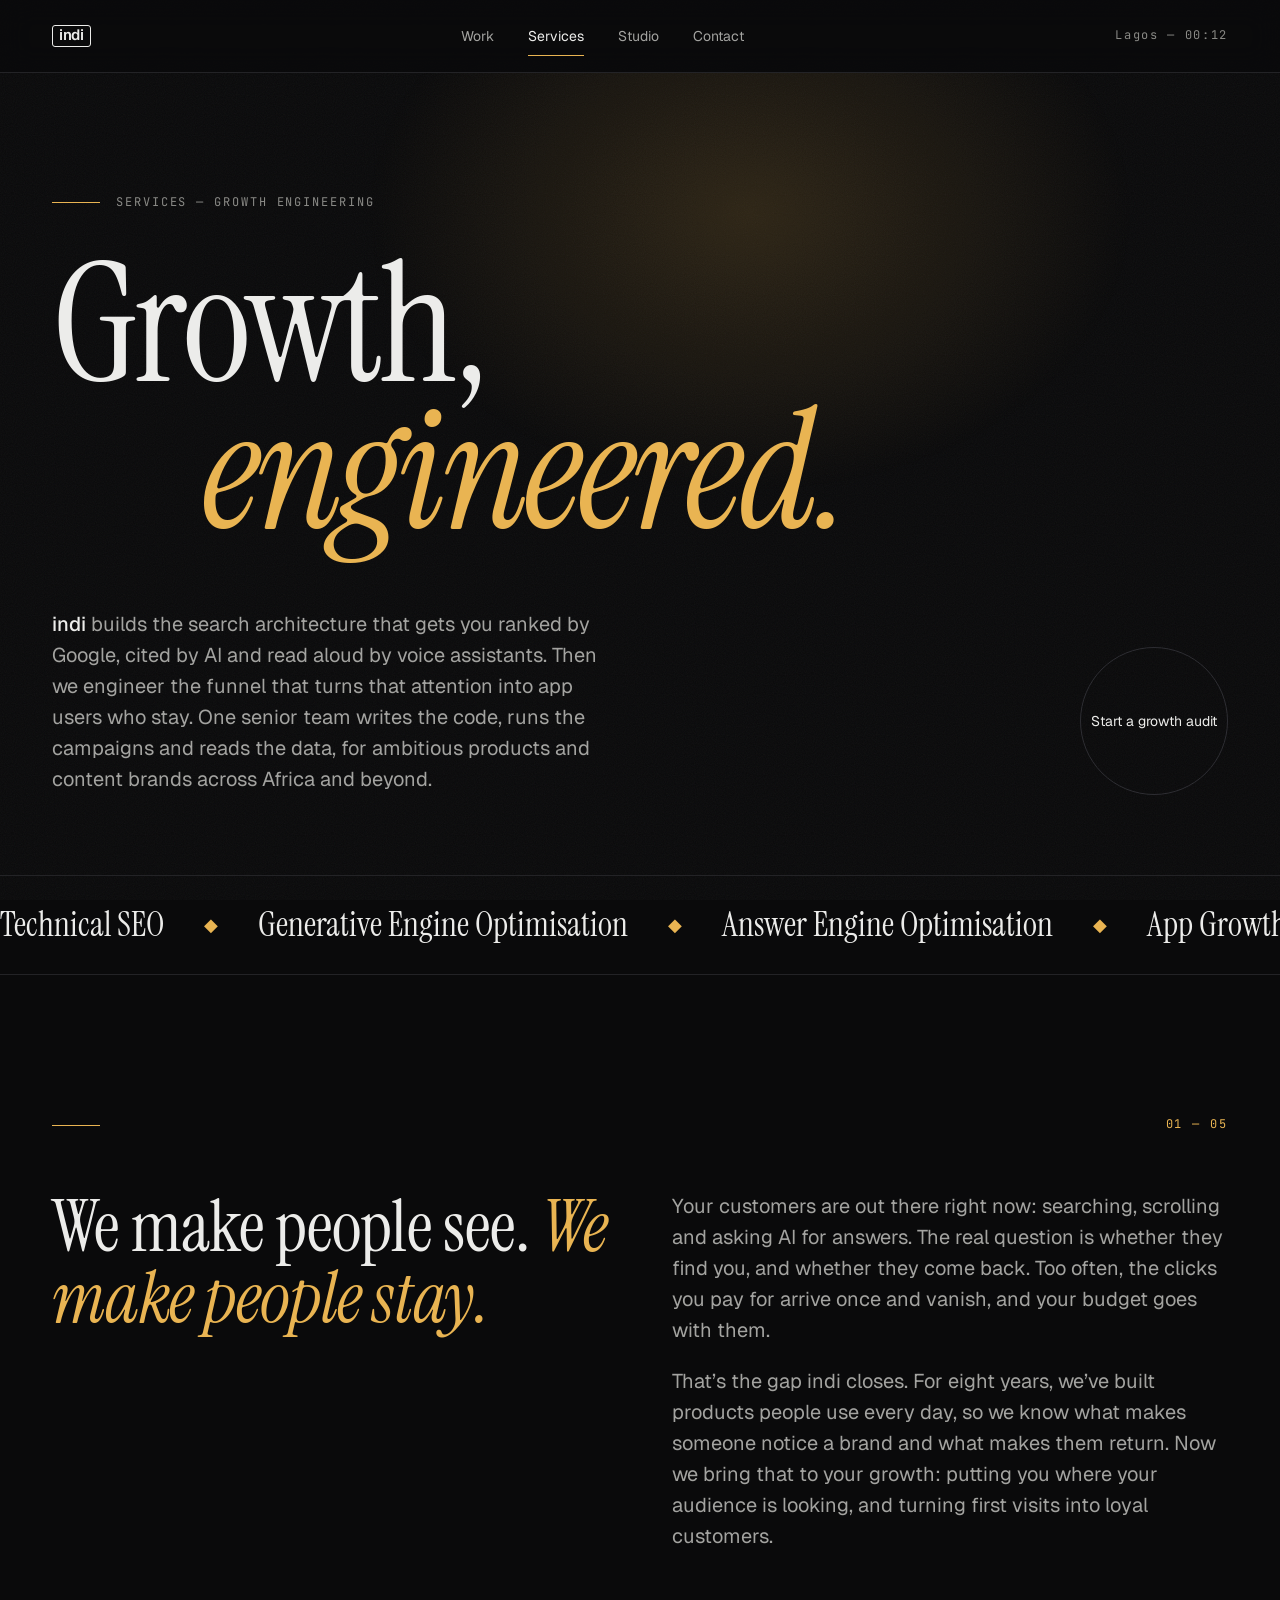
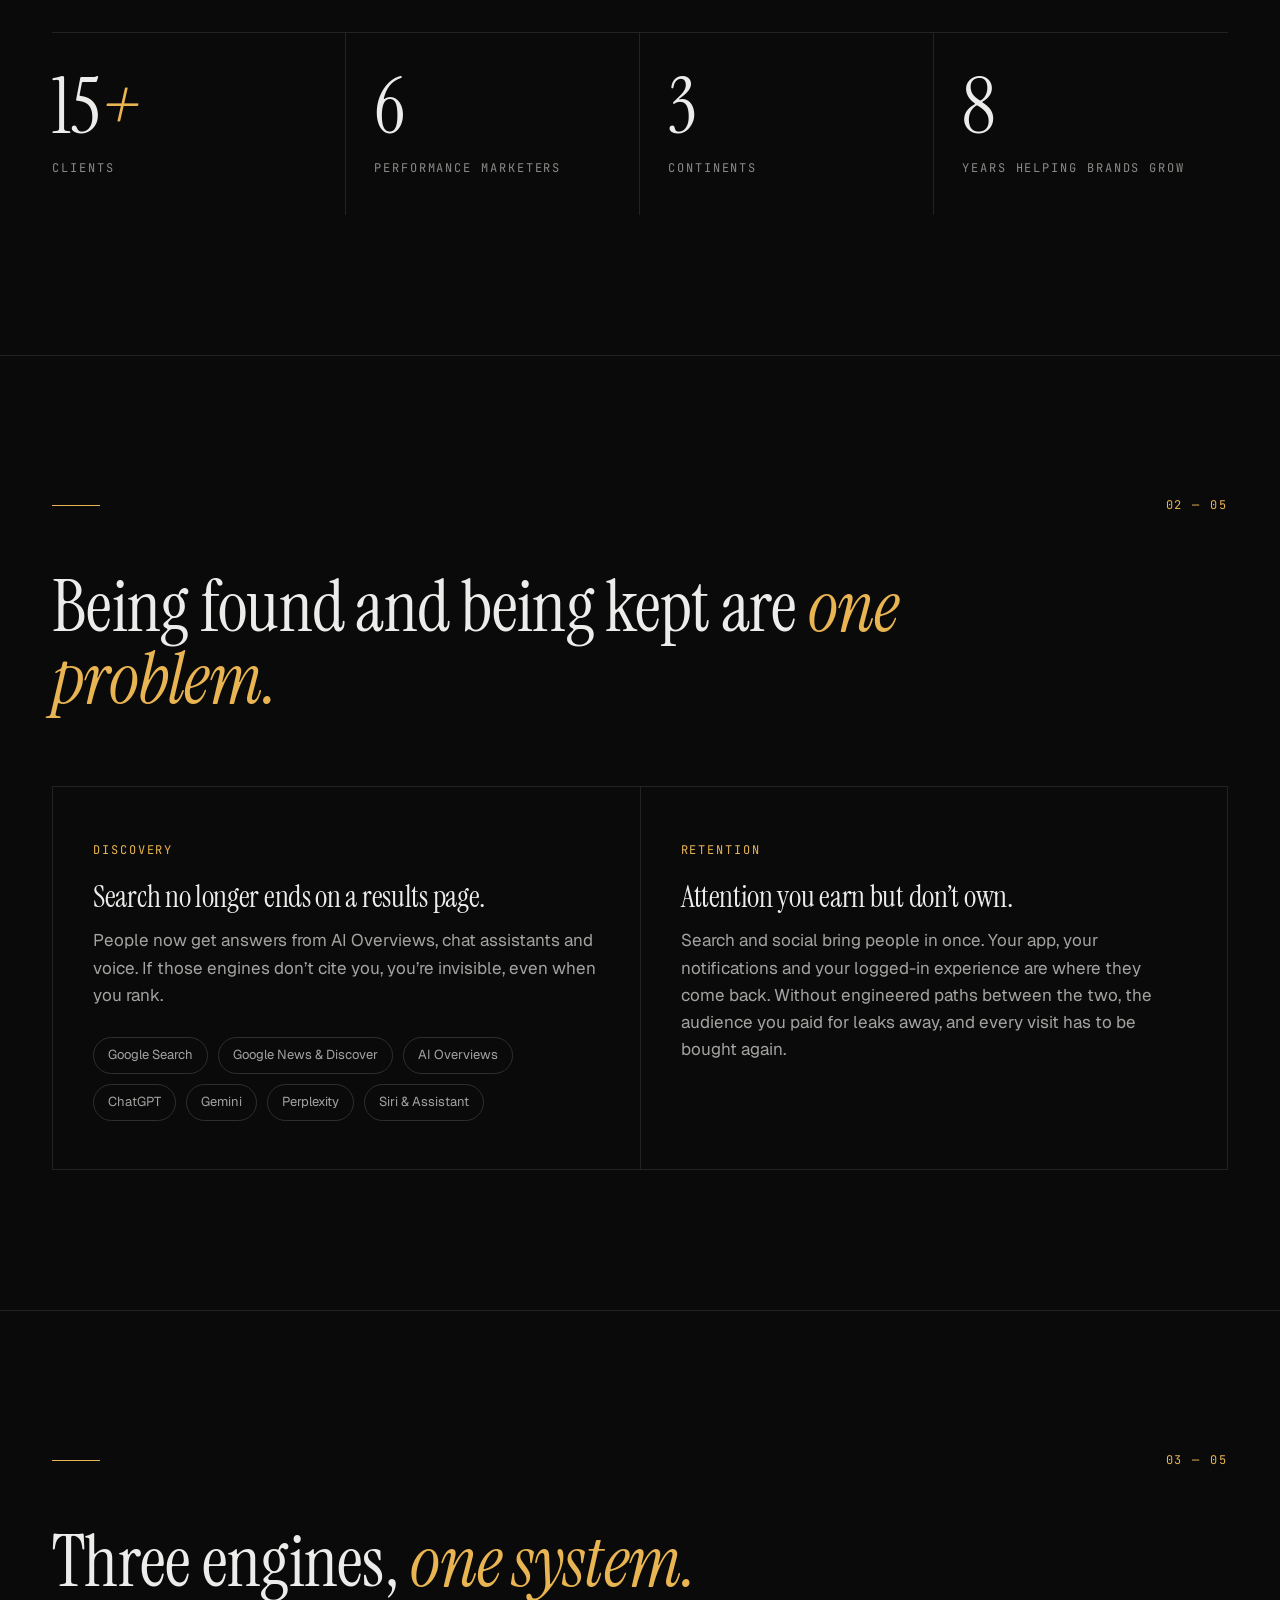
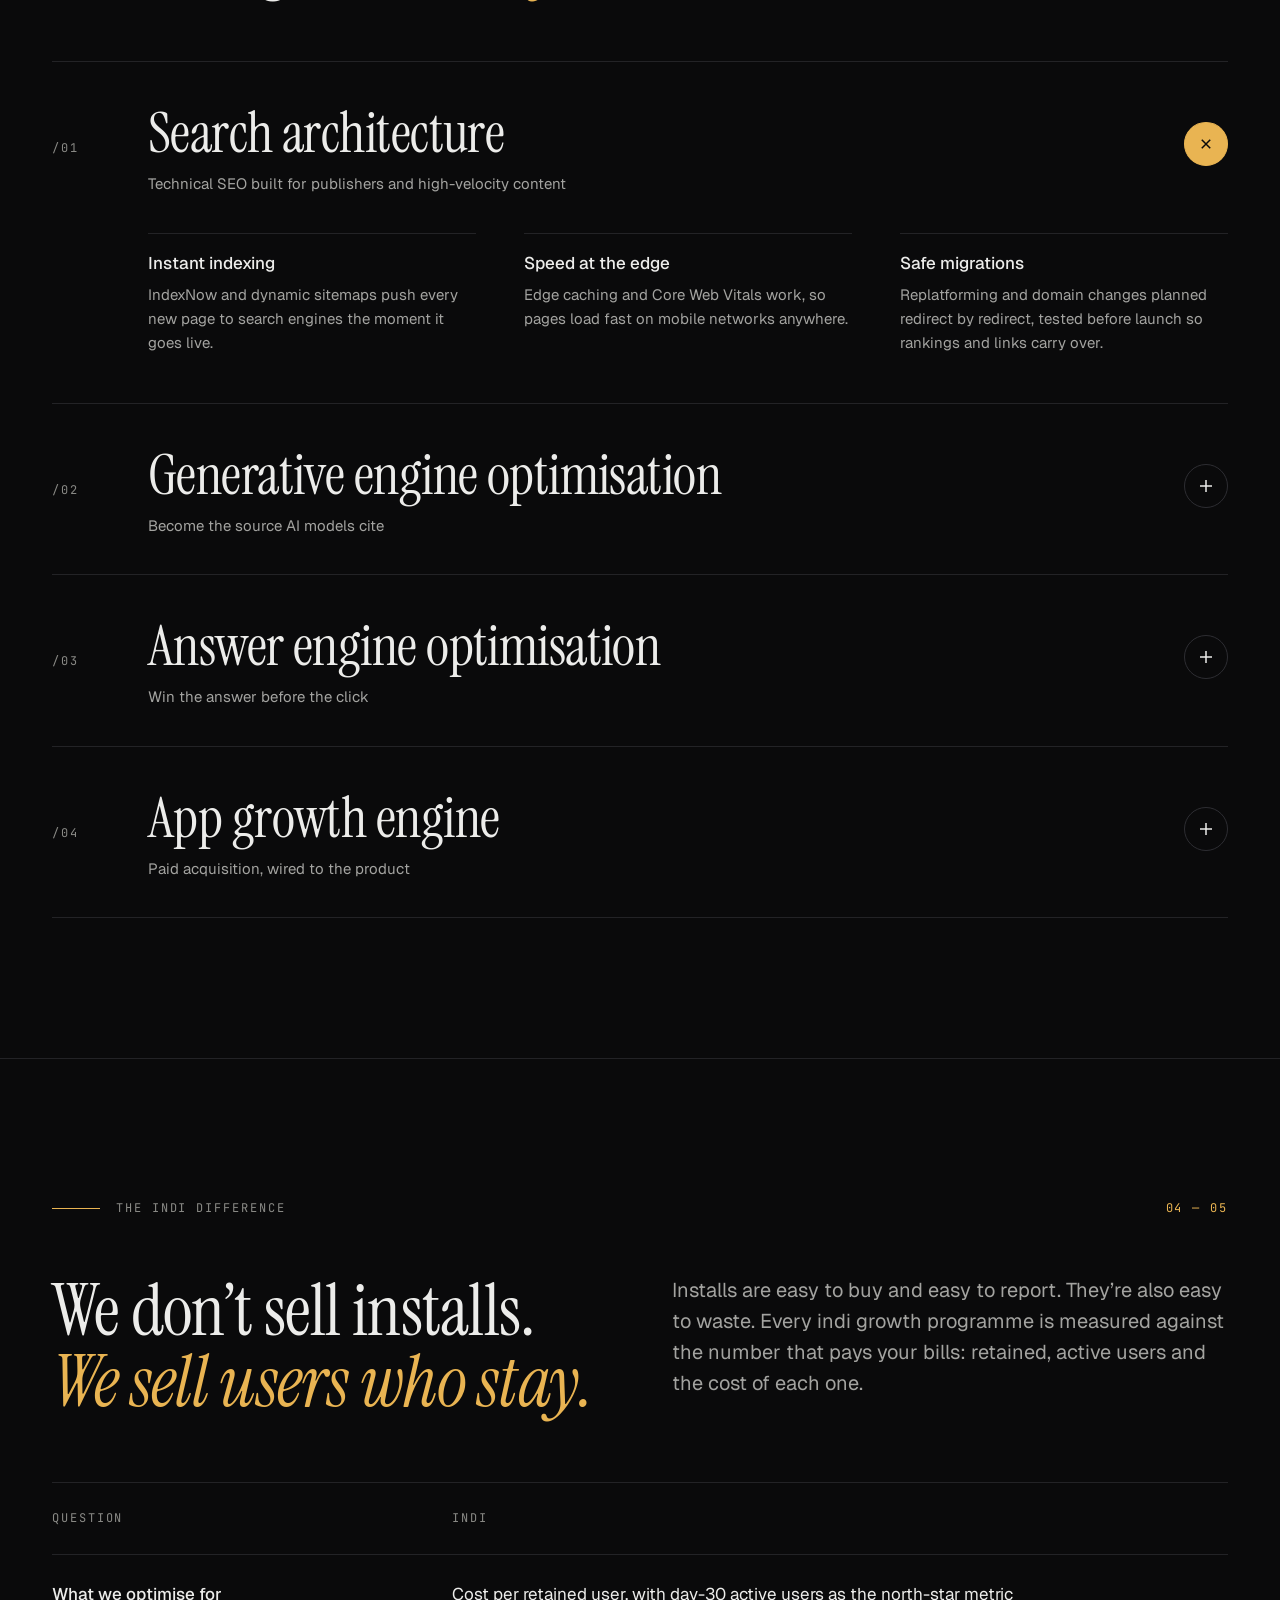
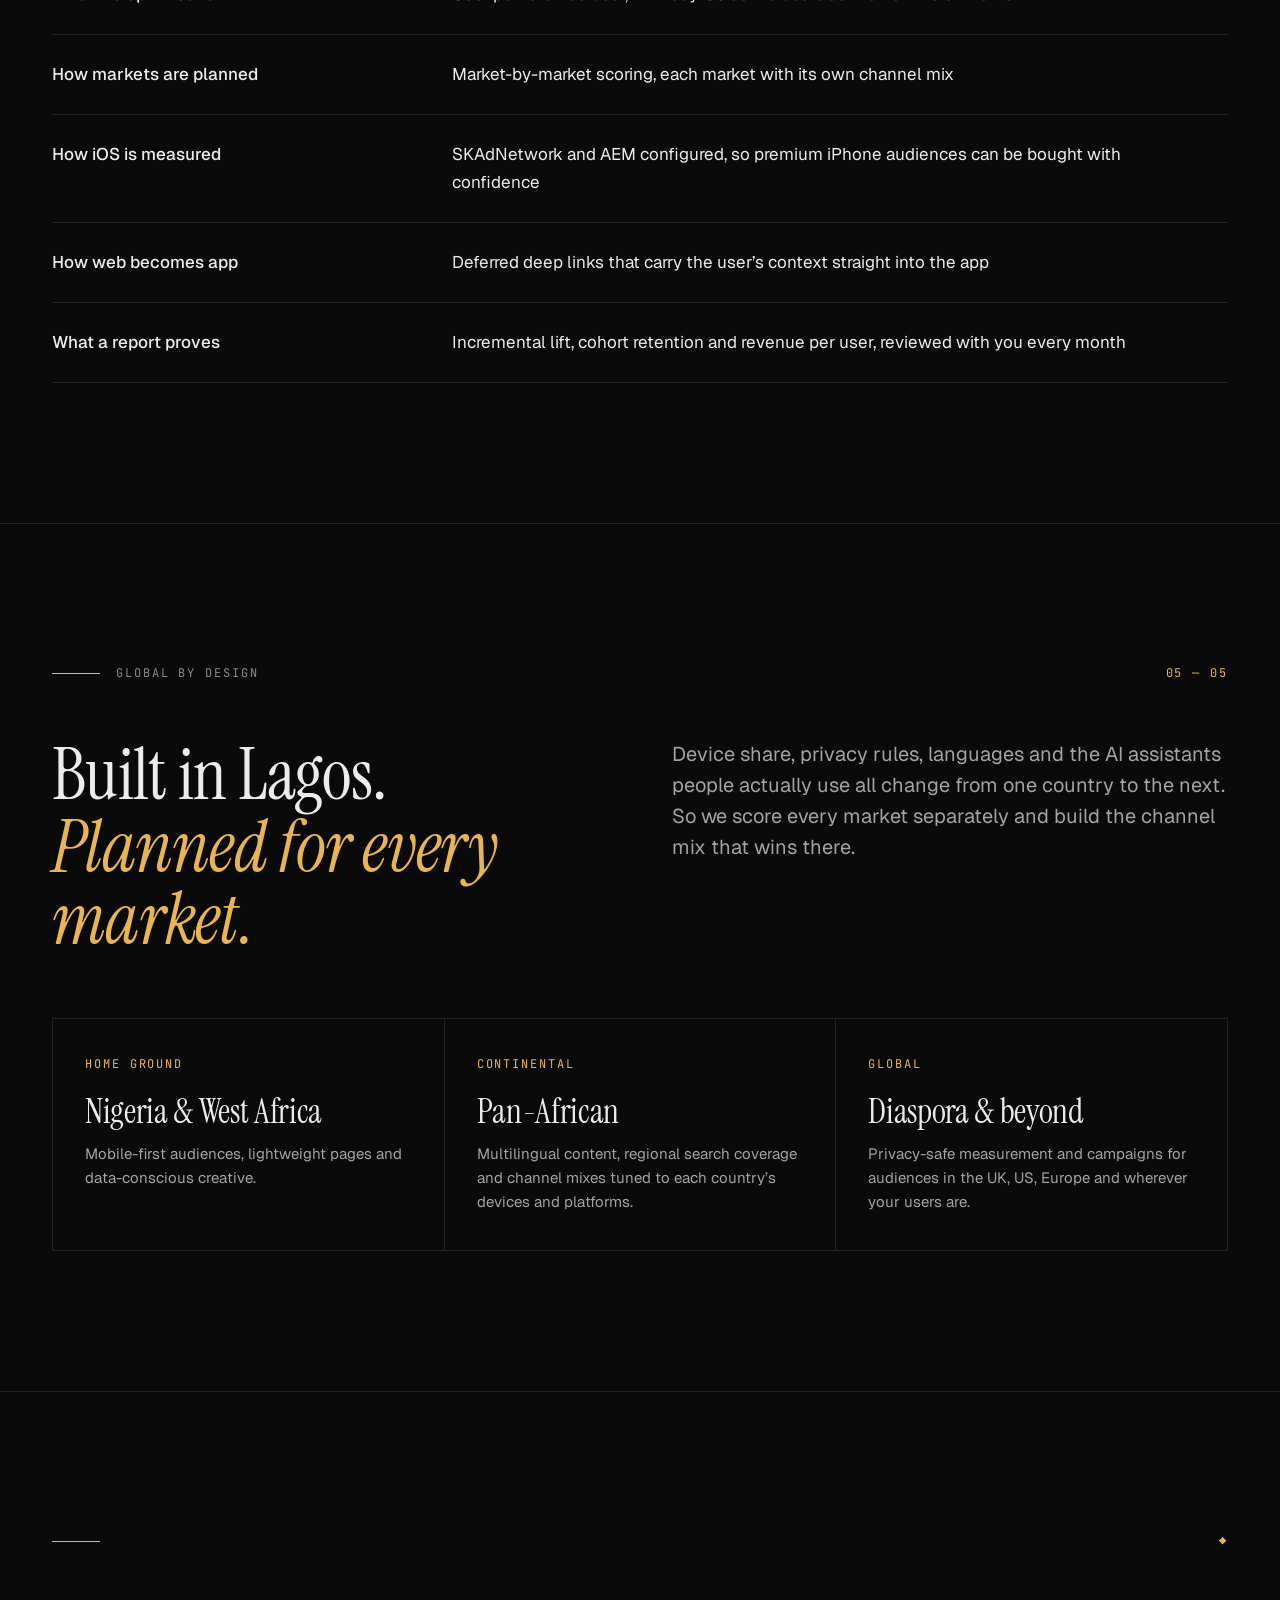
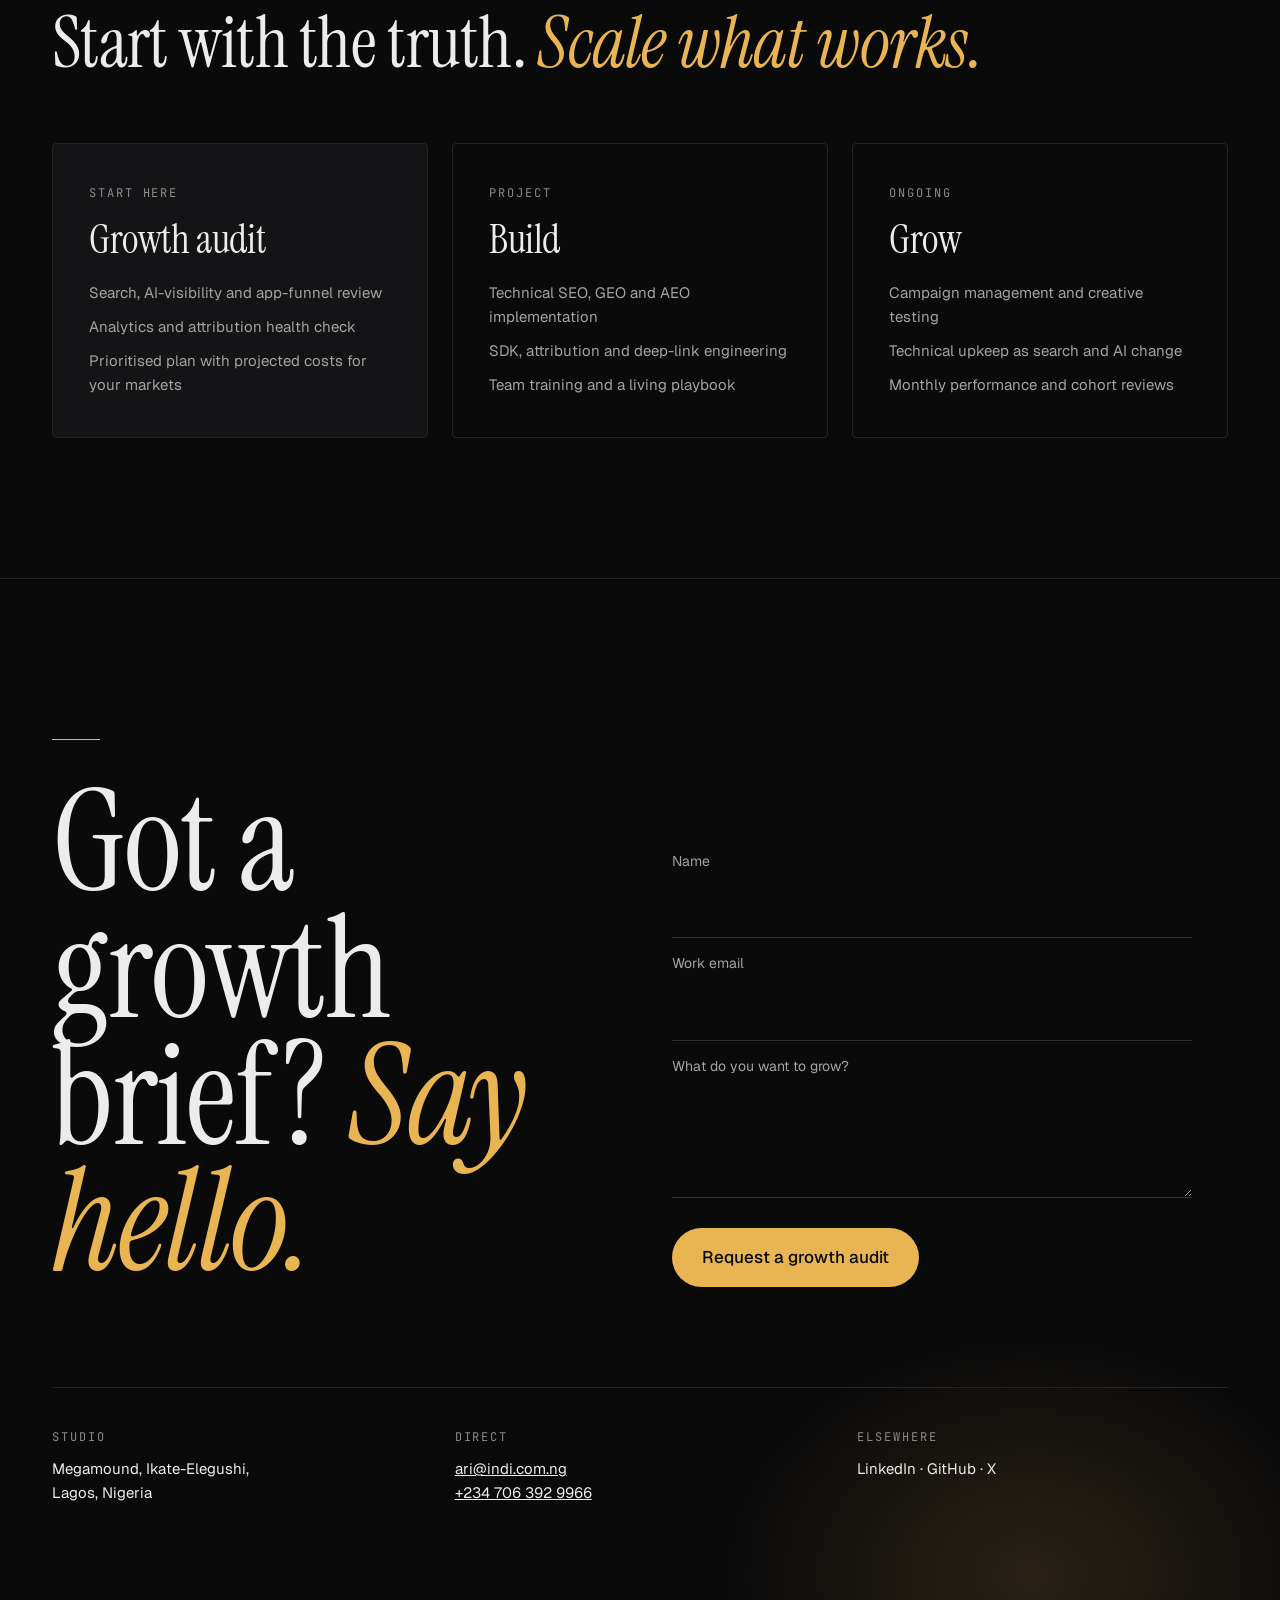
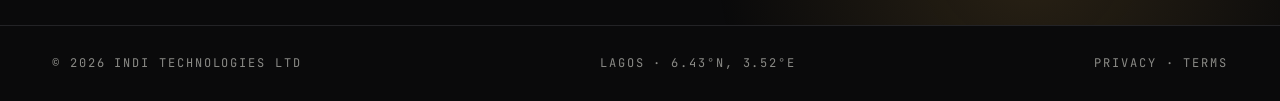
<file: index.html>
<!DOCTYPE html>
<html lang="en">
<head>
<meta charset="utf-8">
<meta name="viewport" content="width=device-width, initial-scale=1">
<title>Growth Engineering — indi</title>
<meta name="description" content="indi engineers growth: technical SEO, generative and answer engine optimisation, and paid app acquisition, built by the engineers who ship the product.">
<link rel="preconnect" href="https://fonts.googleapis.com">
<link rel="preconnect" href="https://fonts.gstatic.com" crossorigin>
<link href="https://fonts.googleapis.com/css2?family=Instrument+Serif:ital@0;1&family=Geist:wght@300;400;500;600&family=JetBrains+Mono:wght@400;500&display=swap" rel="stylesheet">
<style>
:root{
  --bg:#0A0A0B; --bg2:#111113; --card:#141416; --line:#232326; --line2:#2E2E33;
  --ink:#ECECEA; --mute:#A3A3A0; --dim:#8A8A86;
  --gold:oklch(0.8 0.13 80); --gold-soft:oklch(0.8 0.13 80 / .14);
  --serif:"Instrument Serif","Times New Roman",serif;
  --sans:Geist,-apple-system,system-ui,sans-serif;
  --mono:"JetBrains Mono",ui-monospace,Menlo,monospace;
  --wrap:1240px;
}
*{box-sizing:border-box}
html{scroll-behavior:smooth}
body{margin:0;background:var(--bg);color:var(--ink);font-family:var(--sans);font-size:17px;line-height:1.6;font-weight:400;-webkit-font-smoothing:antialiased;overflow-x:hidden}
body::before{content:"";position:fixed;inset:0;pointer-events:none;z-index:0;opacity:.05;
  background-image:url("data:image/svg+xml,%3Csvg xmlns='http://www.w3.org/2000/svg' width='160' height='160'%3E%3Cfilter id='n'%3E%3CfeTurbulence type='fractalNoise' baseFrequency='.9' numOctaves='2' stitchTiles='stitch'/%3E%3C/filter%3E%3Crect width='100%25' height='100%25' filter='url(%23n)'/%3E%3C/svg%3E")}
a{color:var(--ink)}
.wrap{max-width:var(--wrap);margin:0 auto;padding:0 32px;position:relative;z-index:1}
.mono{font-family:var(--mono);font-size:12px;letter-spacing:.16em;text-transform:uppercase}
.gold{color:var(--gold)}
em,.it{font-style:italic;color:var(--gold)}
h1,h2,h3{font-family:var(--serif);font-weight:400;margin:0;letter-spacing:-.01em}
h2{font-size:clamp(40px,5.6vw,76px);line-height:1}
h3{font-size:30px;line-height:1.1}
p{margin:0}
.lede{font-size:20px;line-height:1.55;color:var(--mute);max-width:640px}
.lede strong{color:var(--ink);font-weight:500}

/* nav */
header{position:sticky;top:0;z-index:50;background:rgba(10,10,11,.78);backdrop-filter:blur(14px);-webkit-backdrop-filter:blur(14px);border-bottom:1px solid var(--line)}
.nav{display:flex;align-items:center;justify-content:space-between;gap:20px;height:72px}
.logo{display:inline-flex;align-items:center;text-decoration:none;font-family:var(--sans);font-weight:600;font-size:15px;letter-spacing:-.02em;border:1.5px solid var(--ink);padding:1px 6px 2px;border-radius:3px;line-height:1.1}
.nav ul{display:flex;gap:34px;list-style:none;margin:0;padding:0}
.nav ul a{text-decoration:none;color:var(--mute);font-size:14px;transition:color .2s}
.nav ul a:hover,.nav ul a[aria-current]{color:var(--ink)}
.nav ul li{position:relative}
.nav ul a[aria-current]::after{content:"";position:absolute;left:0;right:0;bottom:-6px;height:1px;background:var(--gold)}
.clock{color:var(--dim);font-family:var(--mono);font-size:12px;letter-spacing:.14em}
@media (max-width:720px){.nav ul{gap:18px}.clock{display:none}}

/* breadcrumb + hero */
.hero{position:relative;padding:120px 0 80px;overflow:hidden}
.hero::before{content:"";position:absolute;top:-260px;left:50%;width:1100px;height:800px;transform:translateX(-40%);background:radial-gradient(closest-side,oklch(0.8 0.13 80 / .16),transparent 70%);pointer-events:none}
.eyebrow{display:flex;align-items:center;gap:16px;color:var(--dim)}
.eyebrow::before{content:"";width:48px;height:1px;background:var(--gold)}
.hero h1{font-size:clamp(68px,13vw,196px);line-height:.88;margin-top:40px;letter-spacing:-.025em}
.hero h1 em{display:block;padding-left:.9em}
.hero-foot{display:flex;flex-wrap:wrap;justify-content:space-between;align-items:flex-end;gap:40px;margin-top:64px}
.hero-foot .lede{max-width:560px}
.orb{flex:0 0 auto;width:148px;height:148px;border-radius:50%;border:1px solid var(--line2);display:grid;place-items:center;text-align:center;text-decoration:none;font-size:14px;transition:all .35s ease}
.orb:hover{background:var(--gold);color:var(--bg);border-color:var(--gold);transform:rotate(-8deg)}

/* marquee */
.marquee{border-top:1px solid var(--line);border-bottom:1px solid var(--line);overflow:hidden;padding:22px 0;position:relative;z-index:1}
.track{display:flex;gap:40px;width:max-content;animation:scroll 46s linear infinite;font-family:var(--serif);font-size:34px;white-space:nowrap}
.track span:nth-child(even){color:var(--gold);font-size:18px;align-self:center}
@keyframes scroll{to{transform:translateX(-50%)}}
@media (prefers-reduced-motion:reduce){.track{animation:none}}

/* sections */
section{position:relative;z-index:1}
.sec{padding:140px 0}
.sec-head{display:flex;justify-content:space-between;align-items:center;margin-bottom:56px;color:var(--dim)}
.sec-head .l{display:flex;align-items:center;gap:16px}
.sec-head .l::before{content:"";width:48px;height:1px;background:var(--gold)}
.sec-head .r{color:var(--gold)}
.split{display:grid;grid-template-columns:repeat(auto-fit,minmax(min(100%,420px),1fr));gap:64px;align-items:start}
.rule{border-top:1px solid var(--line)}

/* stats */
.stats{display:grid;grid-template-columns:repeat(auto-fit,minmax(200px,1fr));margin-top:80px;border-top:1px solid var(--line)}
.stat{padding:36px 28px 36px 0;border-right:1px solid var(--line)}
.stat:last-child{border-right:0}
.stat+.stat{padding-left:28px}
.stat b{display:block;font-family:var(--serif);font-weight:400;font-size:clamp(56px,6vw,88px);line-height:1}
.stat b i{color:var(--gold)}
.stat span{display:block;margin-top:14px;color:var(--dim)}
@media (max-width:640px){.stat,.stat+.stat{border-right:0;padding-left:0;border-bottom:1px solid var(--line)}}

/* problem cards */
.duo{display:grid;grid-template-columns:repeat(auto-fit,minmax(min(100%,360px),1fr));gap:1px;background:var(--line);border:1px solid var(--line);margin-top:72px}
.duo article{background:var(--bg);padding:48px 40px}
.duo .k{color:var(--gold)}
.duo h3{margin:18px 0 14px}
.duo p{color:var(--mute)}
.engines{display:flex;flex-wrap:wrap;gap:10px;margin-top:28px}
.chip{border:1px solid var(--line2);border-radius:999px;padding:7px 14px;font-size:13px;color:var(--mute)}
.funnel{margin-top:32px;display:grid;gap:12px}
.bar{height:10px;border-radius:5px;background:var(--line2)}
.bar.s{width:2%;min-width:10px;background:var(--gold)}
.funnel-l{display:flex;justify-content:space-between;color:var(--dim);font-family:var(--mono);font-size:11px;letter-spacing:.12em;text-transform:uppercase}

/* services list */
.svc{border-top:1px solid var(--line)}
.svc details{border-bottom:1px solid var(--line)}
.svc summary{list-style:none;cursor:pointer;display:grid;grid-template-columns:72px 1fr auto;gap:24px;align-items:baseline;padding:40px 0;transition:padding .3s}
.svc summary::-webkit-details-marker{display:none}
.svc summary:hover h3{color:var(--gold)}
.svc summary .n{color:var(--dim)}
.svc summary h3{font-size:clamp(34px,4.4vw,60px);transition:color .25s}
.svc summary h3 small{display:block;font-family:var(--sans);font-size:15px;color:var(--mute);margin-top:12px;letter-spacing:0}
.svc summary .plus{width:44px;height:44px;border:1px solid var(--line2);border-radius:50%;display:grid;place-items:center;transition:transform .3s,background .3s}
.svc details[open] .plus{transform:rotate(45deg);background:var(--gold);border-color:var(--gold)}
.svc details[open] .plus svg{stroke:var(--bg)}
.svc .body{display:grid;grid-template-columns:repeat(auto-fit,minmax(min(100%,260px),1fr));gap:20px 48px;padding:0 0 48px 96px}
.svc .body div{border-top:1px solid var(--line);padding-top:16px}
.svc .body b{display:block;font-weight:500;margin-bottom:6px}
.svc .body p{color:var(--mute);font-size:15px}
@media (max-width:720px){.svc summary{grid-template-columns:1fr auto}.svc summary .n{display:none}.svc .body{padding-left:0}}

/* compare */
.cmp{width:100%;border-collapse:collapse;min-width:560px}
.cmp-box{overflow-x:auto;margin-top:64px;border-top:1px solid var(--line)}
.cmp th,.cmp td{text-align:left;padding:26px 24px 26px 0;border-bottom:1px solid var(--line);vertical-align:top}
.cmp thead th{color:var(--dim);font-weight:400}
.cmp td:first-child{width:34%;font-weight:500}
.cmp td:nth-child(2){color:var(--ink)}

/* model */
.model{background:var(--card);border:1px solid var(--line);border-radius:4px;padding:44px}
.field{margin-bottom:26px}
.field label{display:flex;justify-content:space-between;align-items:baseline;gap:12px;color:var(--mute);font-size:15px;margin-bottom:6px}
.field output{font-family:var(--serif);font-size:30px;color:var(--ink)}
input[type=range]{width:100%;height:44px;accent-color:oklch(0.8 0.13 80);cursor:pointer;margin:0}
.res{display:grid;grid-template-columns:repeat(auto-fit,minmax(150px,1fr));gap:1px;background:var(--line);border:1px solid var(--line);margin-top:8px}
.res div{background:var(--bg);padding:22px}
.res span{color:var(--dim);display:block}
.res b{display:block;font-family:var(--serif);font-weight:400;font-size:36px;line-height:1.1;margin-top:8px}
.res .hi b{color:var(--gold)}
.note{margin-top:20px;font-size:13px;color:var(--dim)}

/* markets */
.mk{display:grid;grid-template-columns:repeat(auto-fit,minmax(min(100%,270px),1fr));gap:1px;background:var(--line);border:1px solid var(--line);margin-top:64px}
.mk div{background:var(--bg);padding:36px 32px}
.mk h3{font-size:34px}
.mk .mono{color:var(--gold);display:block;margin-bottom:18px}
.mk p{color:var(--mute);margin-top:12px;font-size:15px}

/* timeline */
.tl{display:grid;grid-template-columns:repeat(auto-fit,minmax(min(100%,220px),1fr));gap:32px;margin-top:64px}
.tl div{border-top:1px solid var(--line2);padding-top:24px;position:relative}
.tl div::before{content:"";position:absolute;top:-4px;left:0;width:7px;height:7px;background:var(--gold);transform:rotate(45deg)}
.tl .mono{color:var(--dim)}
.tl h3{font-size:28px;margin:12px 0 10px}
.tl p{color:var(--mute);font-size:15px}

/* work */
.work{display:grid;grid-template-columns:repeat(auto-fit,minmax(min(100%,260px),1fr));gap:1px;background:var(--line);border:1px solid var(--line);margin-top:64px}
.work a{background:var(--bg);padding:36px 32px;text-decoration:none;display:flex;flex-direction:column;gap:10px;min-height:220px;transition:background .25s}
.work a:hover{background:var(--card)}
.work .mono{color:var(--dim)}
.work h3{font-size:38px}
.work .u{margin-top:auto;color:var(--gold);font-size:14px}
blockquote{margin:96px 0 0;max-width:980px}
blockquote p{font-family:var(--serif);font-size:clamp(36px,4.6vw,64px);line-height:1.05}
blockquote footer{margin-top:24px;color:var(--dim)}
.slot{border:1px dashed var(--line2);border-radius:4px;padding:28px;color:var(--dim);margin-top:40px;font-size:15px}

/* engagement */
.tiers{display:grid;grid-template-columns:repeat(auto-fit,minmax(min(100%,300px),1fr));gap:24px;margin-top:64px}
.tier{border:1px solid var(--line);padding:40px 36px;display:flex;flex-direction:column;gap:14px;border-radius:4px}
.tier.f{background:var(--card)}
.tier .mono{color:var(--dim)}
.tier h3{font-size:40px}
.tier .p{font-family:var(--serif);font-size:30px;color:var(--gold)}
.tier ul{margin:6px 0 0;padding:0;list-style:none;display:grid;gap:10px;color:var(--mute);font-size:15px}

/* cta */
.cta{padding:160px 0 120px;border-top:1px solid var(--line);overflow:hidden}
.cta::before{content:"";position:absolute;bottom:-300px;right:-200px;width:900px;height:700px;background:radial-gradient(closest-side,oklch(0.8 0.13 80 / .14),transparent 70%);pointer-events:none}
.cta h2{font-size:clamp(64px,11vw,168px);line-height:.9}
.form{display:grid;gap:14px;max-width:520px}
.form label{color:var(--mute);font-size:14px}
.form input,.form textarea{font:inherit;color:var(--ink);background:transparent;border:0;border-bottom:1px solid var(--line2);padding:12px 0;min-height:44px;outline:none;transition:border-color .2s}
.form input:focus,.form textarea:focus{border-color:var(--gold)}
.btn{justify-self:start;margin-top:16px;font:inherit;font-weight:500;background:var(--gold);color:var(--bg);border:0;border-radius:999px;padding:16px 30px;min-height:48px;cursor:pointer;transition:transform .2s}
.btn:hover{transform:translateY(-2px)}
.contact{display:grid;grid-template-columns:repeat(auto-fit,minmax(200px,1fr));gap:32px;margin-top:100px;padding-top:40px;border-top:1px solid var(--line)}
.contact .mono{color:var(--dim);display:block;margin-bottom:10px}
.contact p{color:var(--ink);font-size:15px}
footer.site{border-top:1px solid var(--line);padding:28px 0;color:var(--dim)}
footer.site .wrap{display:flex;flex-wrap:wrap;justify-content:space-between;gap:12px}
:focus-visible{outline:2px solid var(--gold);outline-offset:3px}
.reveal{opacity:0;transform:translateY(24px);transition:opacity .9s ease,transform .9s ease}
.reveal.in{opacity:1;transform:none}
@media (prefers-reduced-motion:reduce){.reveal{opacity:1;transform:none}}
</style>
</head>
<body>

<header>
  <div class="wrap nav">
    <a class="logo" href="/" aria-label="indi home">indi</a>
    <nav aria-label="Main">
      <ul>
        <li><a href="/#work">Work</a></li>
        <li><a href="/#services" aria-current="page">Services</a></li>
        <li><a href="/#studio">Studio</a></li>
        <li><a href="#contact">Contact</a></li>
      </ul>
    </nav>
    <span class="clock" id="clock">Lagos — --:--</span>
  </div>
</header>

<main>
<!-- HERO -->
<section class="hero">
  <div class="wrap">
    <p class="eyebrow mono">Services — Growth Engineering</p>
    <h1>Growth,<em>engineered.</em></h1>
    <div class="hero-foot">
      <p class="lede"><strong>indi</strong> builds the search architecture that gets you ranked by Google, cited by AI and read aloud by voice assistants. Then we engineer the funnel that turns that attention into app users who stay. One senior team writes the code, runs the campaigns and reads the data, for ambitious products and content brands across Africa and beyond.</p>
      <a class="orb" href="#contact">Start a growth audit</a>
    </div>
  </div>
</section>

<div class="marquee" aria-hidden="true">
  <div class="track">
    <span>Technical SEO</span><span>◆</span><span>Generative Engine Optimisation</span><span>◆</span><span>Answer Engine Optimisation</span><span>◆</span><span>App Growth</span><span>◆</span><span>Deep Linking</span><span>◆</span><span>Attribution</span><span>◆</span><span>App Store Optimisation</span><span>◆</span><span>Team Enablement</span><span>◆</span>
    <span>Technical SEO</span><span>◆</span><span>Generative Engine Optimisation</span><span>◆</span><span>Answer Engine Optimisation</span><span>◆</span><span>App Growth</span><span>◆</span><span>Deep Linking</span><span>◆</span><span>Attribution</span><span>◆</span><span>App Store Optimisation</span><span>◆</span><span>Team Enablement</span><span>◆</span>
  </div>
</div>

<!-- THESIS -->
<section class="sec">
  <div class="wrap">
    <div class="sec-head mono"><span class="l"></span><span class="r">01 — 05</span></div>
    <div class="split reveal">
      <h2>We make people see. <em>We make people stay.</em></h2>
      <div>
        <p class="lede">Your customers are out there right now: searching, scrolling and asking AI for answers. The real question is whether they find you, and whether they come back. Too often, the clicks you pay for arrive once and vanish, and your budget goes with them.</p>
        <p class="lede" style="margin-top:20px">That’s the gap indi closes. For eight years, we’ve built products people use every day, so we know what makes someone notice a brand and what makes them return. Now we bring that to your growth: putting you where your audience is looking, and turning first visits into loyal customers.</p>
      </div>
    </div>
    <div class="stats reveal">
      <div class="stat"><b>15<i>+</i></b><span class="mono">Clients</span></div>
      <div class="stat"><b>6</b><span class="mono">Performance marketers</span></div>
      <div class="stat"><b>3</b><span class="mono">Continents</span></div>
      <div class="stat"><b>8</b><span class="mono">Years helping brands grow</span></div>
    </div>
  </div>
</section>

<!-- PROBLEM -->
<section class="sec rule">
  <div class="wrap">
    <div class="sec-head mono"><span class="l"></span><span class="r">02 — 05</span></div>
    <h2 class="reveal" style="max-width:1000px">Being found and being kept are <em>one problem.</em></h2>
    <div class="duo reveal">
      <article>
        <span class="mono k">Discovery</span>
        <h3>Search no longer ends on a results page.</h3>
        <p>People now get answers from AI Overviews, chat assistants and voice. If those engines don’t cite you, you’re invisible, even when you rank.</p>
        <div class="engines"><span class="chip">Google Search</span><span class="chip">Google News &amp; Discover</span><span class="chip">AI Overviews</span><span class="chip">ChatGPT</span><span class="chip">Gemini</span><span class="chip">Perplexity</span><span class="chip">Siri &amp; Assistant</span></div>
      </article>
      <article>
        <span class="mono k">Retention</span>
        <h3>Attention you earn but don’t own.</h3>
        <p>Search and social bring people in once. Your app, your notifications and your logged-in experience are where they come back. Without engineered paths between the two, the audience you paid for leaks away, and every visit has to be bought again.</p>
      </article>
    </div>
  </div>
</section>

<!-- WHAT WE BUILD -->
<section class="sec rule" id="capabilities">
  <div class="wrap">
    <div class="sec-head mono"><span class="l"></span><span class="r">03 — 05</span></div>
    <h2 class="reveal" style="max-width:900px;margin-bottom:64px">Three engines, <em>one system.</em></h2>
    <div class="svc">
      <details open>
        <summary><span class="n mono">/01</span><h3>Search architecture<small>Technical SEO built for publishers and high-velocity content</small></h3><span class="plus" aria-hidden="true"><svg width="16" height="16" viewBox="0 0 16 16" fill="none" stroke="#ECECEA" stroke-width="1.5"><path d="M8 2v12M2 8h12"/></svg></span></summary>
        <div class="body">
          <div><b>Instant indexing</b><p>IndexNow and dynamic sitemaps push every new page to search engines the moment it goes live.</p></div>
          <div><b>Speed at the edge</b><p>Edge caching and Core Web Vitals work, so pages load fast on mobile networks anywhere.</p></div>
          <div><b>Safe migrations</b><p>Replatforming and domain changes planned redirect by redirect, tested before launch so rankings and links carry over.</p></div>
        </div>
      </details>
      <details>
        <summary><span class="n mono">/02</span><h3>Generative engine optimisation<small>Become the source AI models cite</small></h3><span class="plus" aria-hidden="true"><svg width="16" height="16" viewBox="0 0 16 16" fill="none" stroke="#ECECEA" stroke-width="1.5"><path d="M8 2v12M2 8h12"/></svg></span></summary>
        <div class="body">
          <div><b>Citation-ready templates</b><p>Content structures with clear claims, data points and attributed quotes that language models can extract and credit.</p></div>
          <div><b>Entity authority</b><p>Knowledge Graph, Wikidata and sameAs alignment, so your brand reads as one verified source everywhere.</p></div>
          <div><b>E-E-A-T by design</b><p>Structured author and organisation profiles that show who is behind the content and why they can be trusted.</p></div>
          <div><b>AI visibility tracking</b><p>We track how often you’re cited in ChatGPT, Perplexity and Gemini answers, not just where you rank.</p></div>
        </div>
      </details>
      <details>
        <summary><span class="n mono">/03</span><h3>Answer engine optimisation<small>Win the answer before the click</small></h3><span class="plus" aria-hidden="true"><svg width="16" height="16" viewBox="0 0 16 16" fill="none" stroke="#ECECEA" stroke-width="1.5"><path d="M8 2v12M2 8h12"/></svg></span></summary>
        <div class="body">
          <div><b>Answer-first formats</b><p>Concise summaries and direct answers placed where AI Overviews and featured snippets look for them.</p></div>
          <div><b>Voice-ready content</b><p>Markup and phrasing that voice assistants can find, read and attribute to you.</p></div>
          <div><b>Q&amp;A and explainers</b><p>Built around the questions your audience actually asks, so you’re the answer, not the footnote.</p></div>
        </div>
      </details>
      <details>
        <summary><span class="n mono">/04</span><h3>App growth engine<small>Paid acquisition, wired to the product</small></h3><span class="plus" aria-hidden="true"><svg width="16" height="16" viewBox="0 0 16 16" fill="none" stroke="#ECECEA" stroke-width="1.5"><path d="M8 2v12M2 8h12"/></svg></span></summary>
        <div class="body">
          <div><b>Channel discipline</b><p>Google App Campaigns and Meta scored by market, device mix and tracking limits. We fund what converts and cut what doesn’t.</p></div>
          <div><b>Web-to-app bridge</b><p>Smart banners and deferred deep links, so a visitor lands on the exact screen they wanted inside the app, even on first install.</p></div>
          <div><b>Attribution you can trust</b><p>MMP integration, SKAdNetwork and Aggregated Event Measurement set up properly, so iOS spend isn’t guesswork.</p></div>
          <div><b>Store conversion</b><p>Store listing tests, screenshots and keywords that turn store visits into installs before you pay for more traffic.</p></div>
          <div><b>Creative that moves</b><p>Fast, video-first ads built from your own product and content, tested continuously.</p></div>
          <div><b>Retention loops</b><p>Onboarding, personalised notifications and re-engagement flows, so installs become habits.</p></div>
        </div>
      </details>
    </div>
  </div>
</section>

<!-- DIFFERENCE -->
<section class="sec rule">
  <div class="wrap">
    <div class="sec-head mono"><span class="l">The indi difference</span><span class="r">04 — 05</span></div>
    <div class="split reveal">
      <h2>We don’t sell installs. <em>We sell users who stay.</em></h2>
      <p class="lede">Installs are easy to buy and easy to report. They’re also easy to waste. Every indi growth programme is measured against the number that pays your bills: retained, active users and the cost of each one.</p>
    </div>
    <div class="cmp-box reveal">
      <table class="cmp">
        <thead><tr><th class="mono" scope="col">Question</th><th class="mono" scope="col">indi</th></tr></thead>
        <tbody>
          <tr><td>What we optimise for</td><td>Cost per retained user, with day-30 active users as the north-star metric</td></tr>
          <tr><td>How markets are planned</td><td>Market-by-market scoring, each market with its own channel mix</td></tr>
          <tr><td>How iOS is measured</td><td>SKAdNetwork and AEM configured, so premium iPhone audiences can be bought with confidence</td></tr>
          <tr><td>How web becomes app</td><td>Deferred deep links that carry the user’s context straight into the app</td></tr>
          <tr><td>What a report proves</td><td>Incremental lift, cohort retention and revenue per user, reviewed with you every month</td></tr>
        </tbody>
      </table>
    </div>
  </div>
</section>



<!-- GLOBAL -->
<section class="sec rule">
  <div class="wrap">
    <div class="sec-head mono"><span class="l">Global by design</span><span class="r">05 — 05</span></div>
    <div class="split reveal">
      <h2>Built in Lagos. <em>Planned for every market.</em></h2>
      <p class="lede">Device share, privacy rules, languages and the AI assistants people actually use all change from one country to the next. So we score every market separately and build the channel mix that wins there.</p>
    </div>
    <div class="mk reveal">
      <div><span class="mono">Home ground</span><h3>Nigeria &amp; West Africa</h3><p>Mobile-first audiences, lightweight pages and data-conscious creative.</p></div>
      <div><span class="mono">Continental</span><h3>Pan-African</h3><p>Multilingual content, regional search coverage and channel mixes tuned to each country’s devices and platforms.</p></div>
      <div><span class="mono">Global</span><h3>Diaspora &amp; beyond</h3><p>Privacy-safe measurement and campaigns for audiences in the UK, US, Europe and wherever your users are.</p></div>
    </div>
  </div>
</section>





<!-- ENGAGEMENT -->
<section class="sec rule">
  <div class="wrap">
    <div class="sec-head mono"><span class="l"></span><span class="r">◆</span></div>
    <h2 class="reveal" style="max-width:960px">Start with the truth. <em>Scale what works.</em></h2>
    <div class="tiers reveal">
      <div class="tier f"><span class="mono">Start here</span><h3>Growth audit</h3>
        <ul><li>Search, AI-visibility and app-funnel review</li><li>Analytics and attribution health check</li><li>Prioritised plan with projected costs for your markets</li></ul></div>
      <div class="tier"><span class="mono">Project</span><h3>Build</h3>
        <ul><li>Technical SEO, GEO and AEO implementation</li><li>SDK, attribution and deep-link engineering</li><li>Team training and a living playbook</li></ul></div>
      <div class="tier"><span class="mono">Ongoing</span><h3>Grow</h3>
        <ul><li>Campaign management and creative testing</li><li>Technical upkeep as search and AI change</li><li>Monthly performance and cohort reviews</li></ul></div>
    </div>
  </div>
</section>

<!-- CTA -->
<section class="cta" id="contact">
  <div class="wrap">
    <p class="eyebrow mono"></p>
    <div class="split" style="margin-top:40px;align-items:end">
      <h2>Got a growth brief? <em>Say hello.</em></h2>
      <form class="form" id="f">
        <label for="n">Name</label><input id="n" name="name" autocomplete="name" required>
        <label for="e">Work email</label><input id="e" name="email" type="email" autocomplete="email" required>
        <label for="m">What do you want to grow?</label><textarea id="m" name="message" rows="3"></textarea>
        <button class="btn" type="submit" id="fb">Request a growth audit</button>
      </form>
    </div>
    <div class="contact">
      <div><span class="mono">Studio</span><p>Megamound, Ikate-Elegushi,<br>Lagos, Nigeria</p></div>
      <div><span class="mono">Direct</span><p><a href="mailto:ari@indi.com.ng">ari@indi.com.ng</a><br><a href="tel:+2347063929966">+234 706 392 9966</a></p></div>
      <div><span class="mono">Elsewhere</span><p>LinkedIn · GitHub · X</p></div>
    </div>
  </div>
</section>
</main>

<footer class="site">
  <div class="wrap mono"><span>© 2026 indi Technologies Ltd</span><span>Lagos · 6.43°N, 3.52°E</span><span>Privacy · Terms</span></div>
</footer>

<script>
(function(){
  // Lagos clock
  var c=document.getElementById('clock');
  function t(){try{c.textContent='Lagos — '+new Intl.DateTimeFormat('en-GB',{timeZone:'Africa/Lagos',hour:'2-digit',minute:'2-digit'}).format(new Date());}catch(e){}}
  t();setInterval(t,15000);

  // form (wire to your backend)
  document.getElementById('f').addEventListener('submit',function(e){e.preventDefault();document.getElementById('fb').textContent='Thank you — we’ll be in touch';});

  // reveal on scroll
  var els=document.querySelectorAll('.reveal');
  if('IntersectionObserver' in window){
    var io=new IntersectionObserver(function(es){es.forEach(function(x){if(x.isIntersecting){x.target.classList.add('in');io.unobserve(x.target);}});},{threshold:.12});
    els.forEach(function(el){io.observe(el);});
  } else els.forEach(function(el){el.classList.add('in');});
})();
</script>
</body>
</html>
</file>
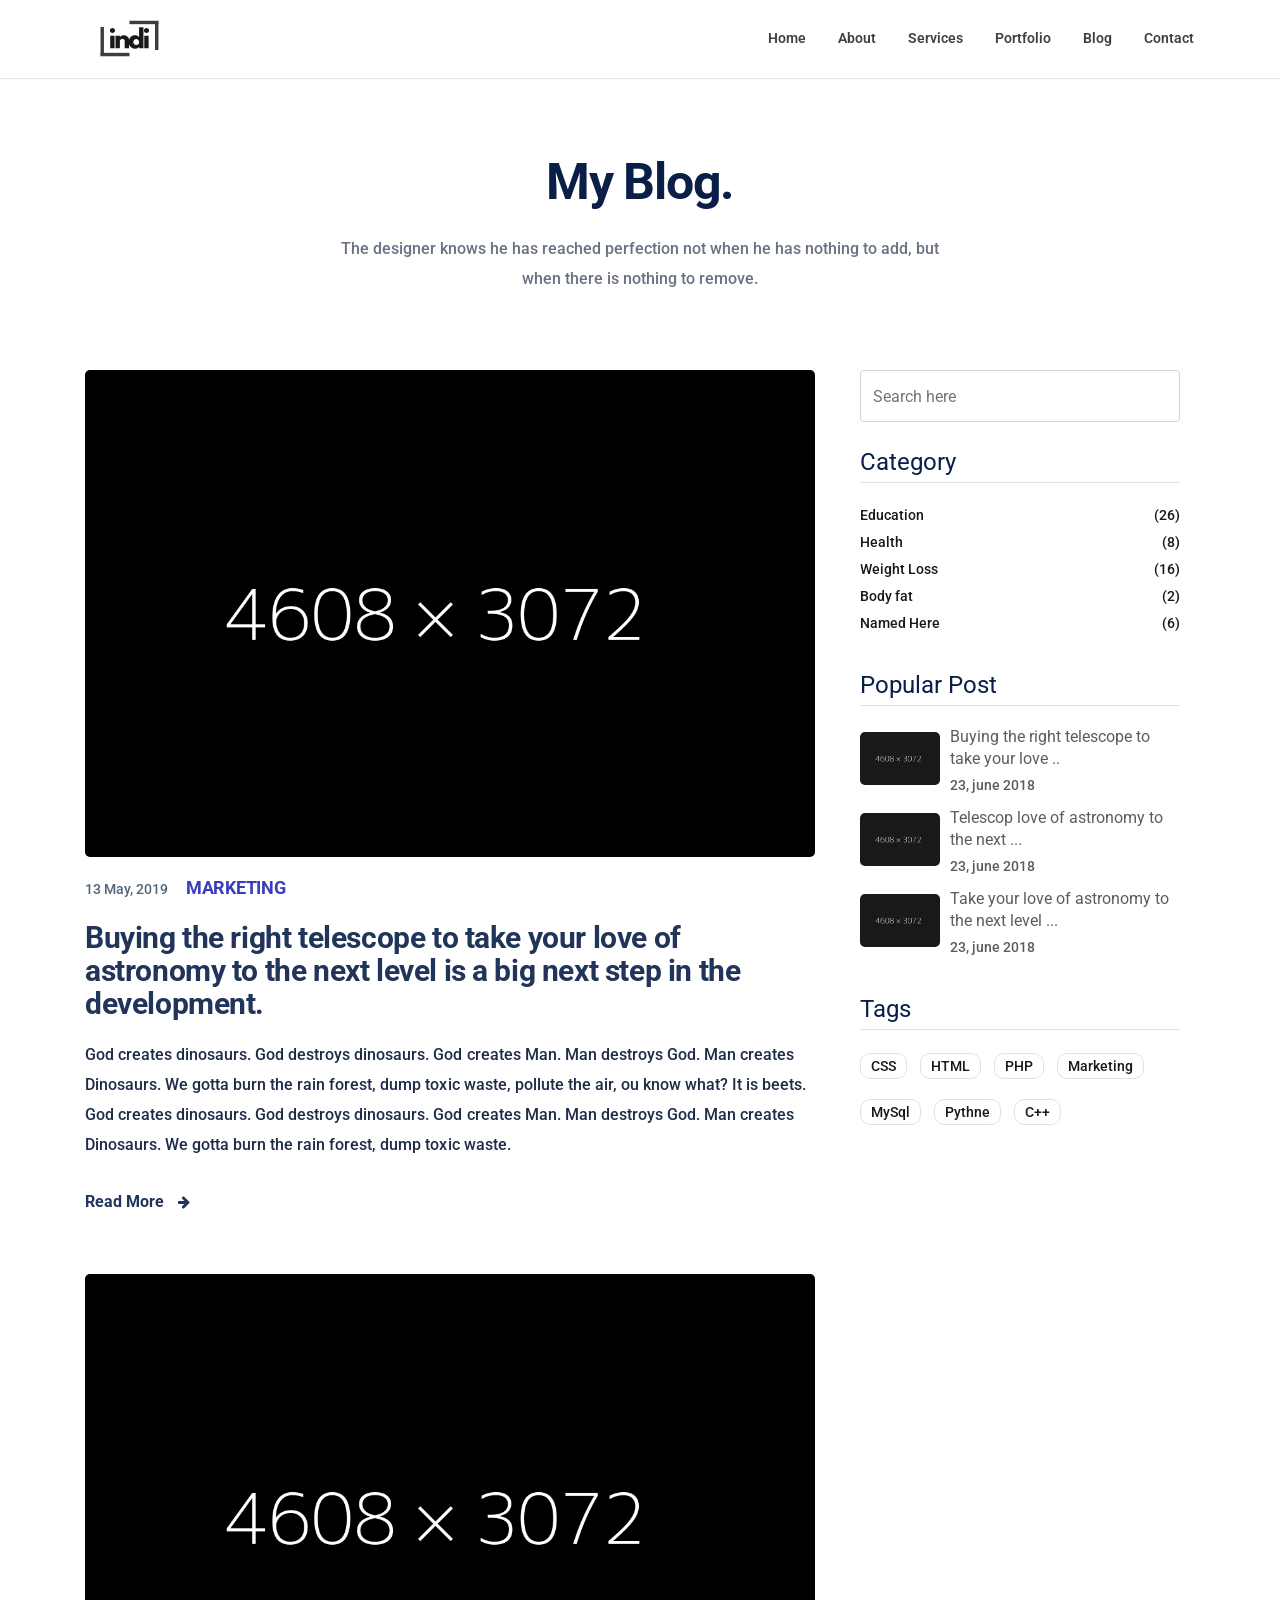
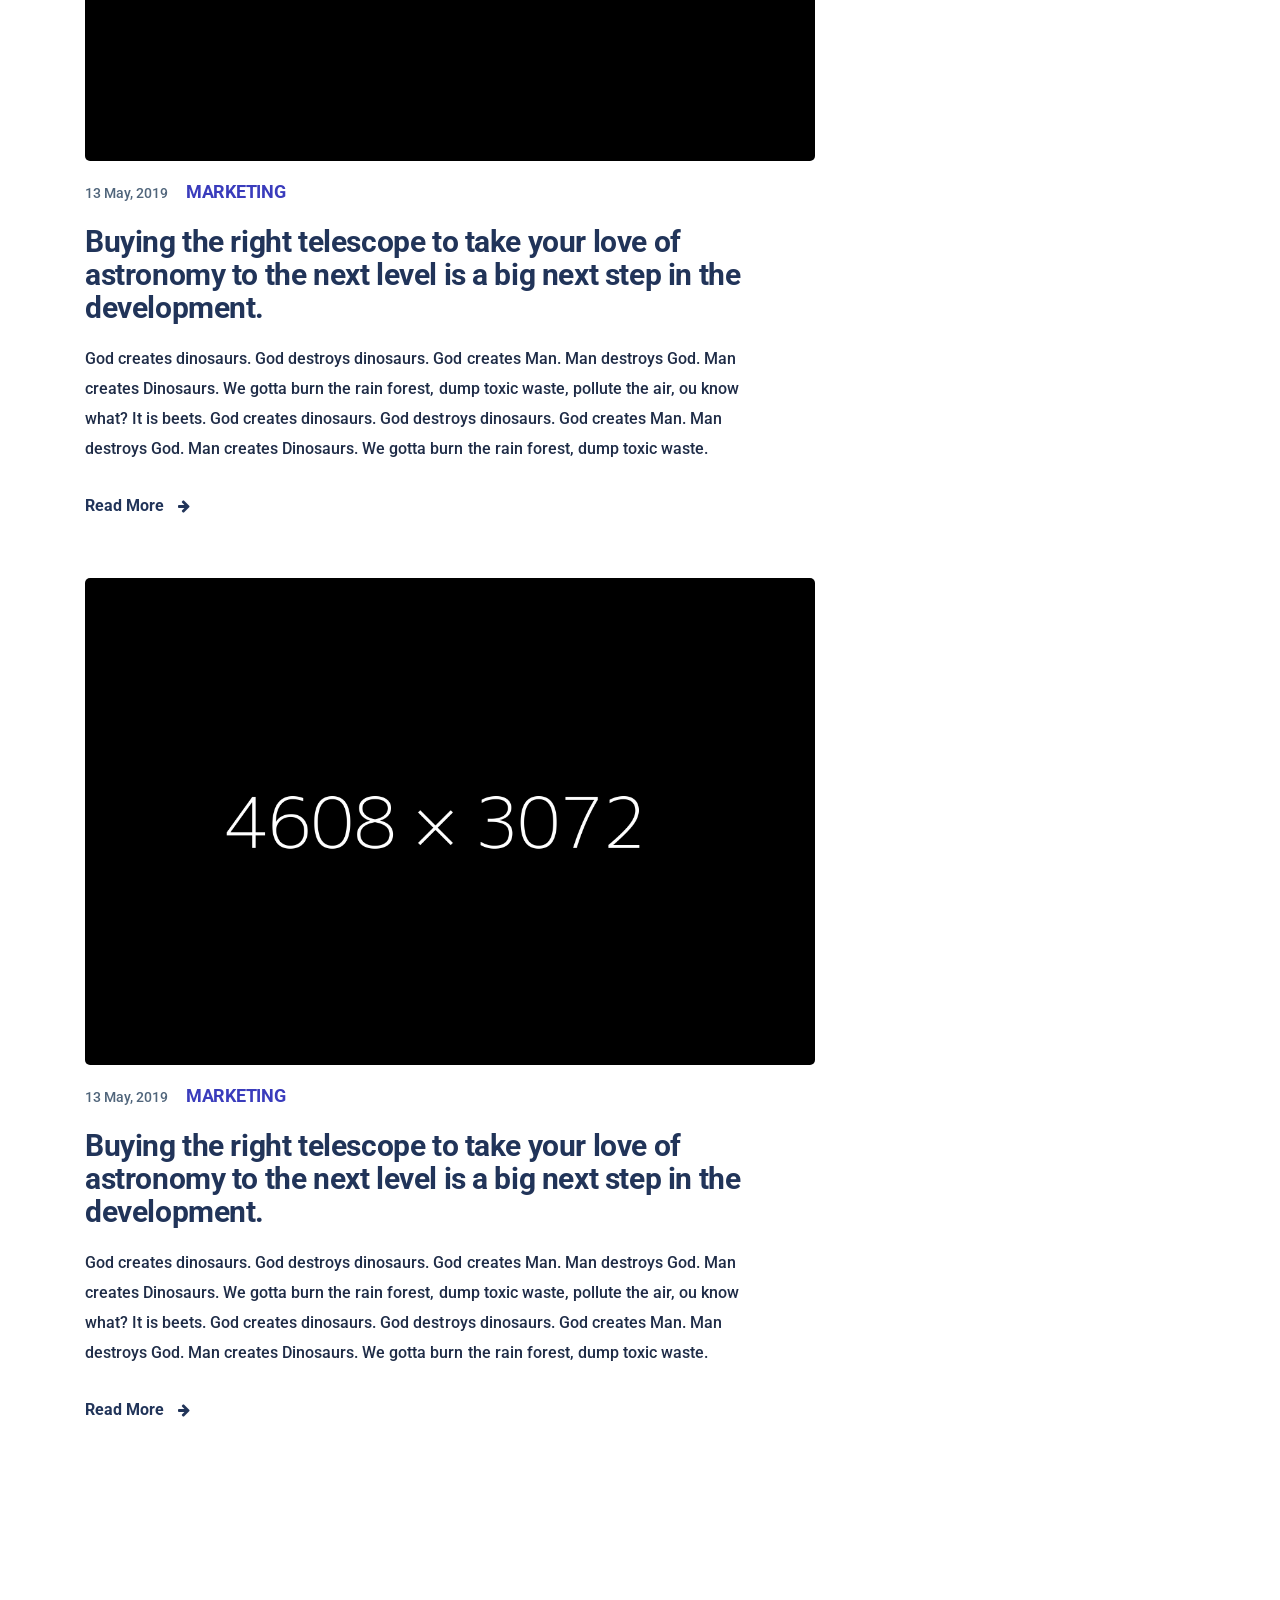
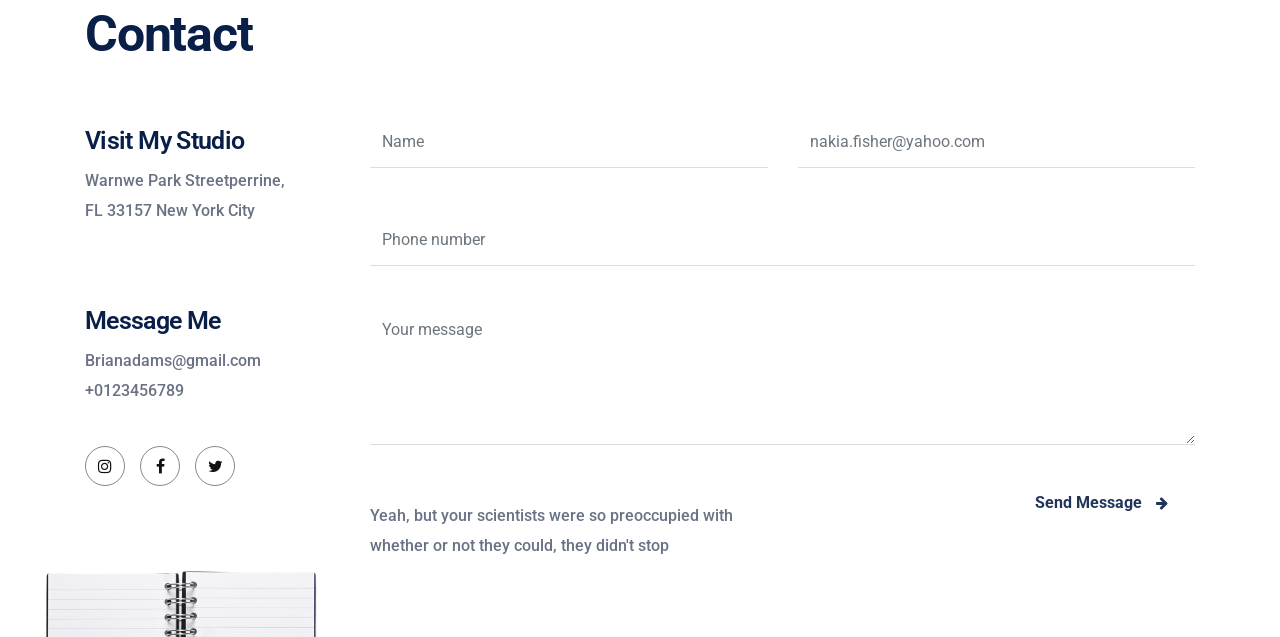
<file: blog.html>
<!doctype html> 
<html lang="zxx">  
<head>
    <title> Resume </title>
    <!-- Required meta tags -->
    <meta charset="utf-8">
    <meta http-equiv="X-UA-Compatible" content="IE=edge">
    <meta name="description" content="" />
    <meta name="keywords" content=" " />
    <meta name="developer" content="Ari Tamunomiebi"> 
    <meta name="viewport" content="width=device-width, initial-scale=1, shrink-to-fit=no">
    
    <!-- FAV AND ICONS   --> 
    <link rel="shortcut icon" href="assets/images/favicon.ico">
    <link rel="shortcut icon" href="assets/images/apple-icon.png">
    <link rel="shortcut icon" sizes="72x72" href="assets/images/apple-icon-72x72.png">
    <link rel="shortcut icon" sizes="114x114" href="assets/images/apple-icon-114x114.png">
    
    <!-- Font-->
    <link href="https://fonts.googleapis.com/css?family=Roboto&display=swap" rel="stylesheet">
    <!-- Font Awesome -->
    <link rel="stylesheet" href="assets/icons/font-awesome-4.7.0/css/font-awesome.min.css">
    <link rel="stylesheet" href="assets/icofont/icofont.min.css">
    <!-- <link rel="stylesheet" href="assets/plugins/css/autooptimizar.css"> -->
    <!-- Bootstrap CSS -->
    <link rel="stylesheet" href="assets/plugins/css/bootstrap.min.css">
    <!-- Owl Carousel CSS-->
    <link rel="stylesheet" href="assets/plugins/css/owl.css">
    <!-- Fancybox-->
    <link rel="stylesheet" href="assets/plugins/css/jquery.fancybox.min.css">
    <!-- Anime CSS-->
    <link rel="stylesheet" href="assets/plugins/css/revealer.css">        
    <!-- Aos CSS-->        
    <link rel="stylesheet" href="assets/plugins/css/aos.css">   
    <!-- Animate CSS-->       
    <link rel="stylesheet" href="assets/plugins/css/animate.css">     
    <!-- Custom CSS-->
    <link rel="stylesheet" href="assets/css/styles.css">
    <!-- Responsive -->
    <link rel="stylesheet" href="assets/css/responsive.css">
  
</head>
<body class="black-bg body-2" >
    <!--
    ===================
        NAVIGATION
    ===================
    -->
    <header class="black-bg mh-header nav-scroll fixed-top mh-xss-mobile-nav" id="zb-header">
        <div class="overlay"></div>
        <div class="container">
            <div class="row">
                <nav class="navbar navbar-expand-lg mh-nav nav-btn">
                    <a class="navbar-brand" href="index.html"><img src="assets/images/logo.svg" alt="" class="img-fluid"></a>
                    <button class="navbar-toggler" type="button" data-toggle="collapse" data-target="#navbarSupportedContent" 
                        aria-controls="navbarSupportedContent" aria-expanded="false" aria-label="Toggle navigation">
                        <span class="navbar-toggler-icon icon">
                            <i class="fa fa-bars"></i>
                        </span>
                    </button>                    
                    <div class="collapse navbar-collapse" id="navbarSupportedContent">
                        <ul class="navbar-nav mr-0 ml-auto">
                            <li class="nav-item">
                                <a class="nav-link" href="index.html">Home</a>
                            </li>                         
                            <li class="nav-item">
                                <a class="nav-link" href="index.html">About</a>
                            </li>
                            <li class="nav-item">
                                <a class="nav-link " href="index.html">Services</a>
                            </li>
                            <li class="nav-item"> 
                                <a class="nav-link" href="out-portfolio.html">Portfolio</a>
                            </li>  
                            <li class="nav-item">
                                <a class="nav-link" href="blog.html">Blog</a>
                            </li>                                                            
                            <li class="nav-item">
                                <a class="nav-link" href="#Contact">Contact</a>
                            </li>                
                        </ul>
                    </div>
                </nav>
            </div>
        </div>
    </header>
    <!-- <div class="mouse-cursor"></div>
    <div class="mouse-cursor-dot"></div>     -->
    <!--
    ==============
        HOME 
    ==============
    -->
    <section class="section relative portfolio-home"> 
        <div class="container">
            <div class="row">
                <div class="col-md-7 mx-auto">
                    <div class="portfolio-title wow fadeInUp" data-wow-duration=".9s" data-wow-delay=".1s">
                        <h1>My Blog.</h1>
                        <span></span>
                        <p>The designer knows he has reached perfection not when he has nothing to add, but when there is nothing to remove.</p>
                    </div>
                </div>
            </div>
        </div>
    </section> 
    <!--
    ==================
        BLOG CONTENT 
    ==================
    -->    
    <section class="blog-content">
        <div class="container">
            <div class="row section-separator">
                <div class="col-md-8 col-sm-12">
                    <div class="blog-content-inner">
                        <div class="blog-item">
                            <div class="blog_img">
                                <img src="assets/images/port-1.jpg" alt="" class="img-fluid full_img">
                            </div>
                            <div class=" " >
                                <span class="bl-date span">13 May, 2019</span>
                                <span class="bl-title span">marketing</span>
                                <a href=""><h2>Buying the right telescope to take your love of astronomy to the next level is a big next step in the development.</h2></a> 
                                <p>God creates dinosaurs. God destroys dinosaurs. God creates Man. Man destroys God. Man creates Dinosaurs. 
                                We gotta burn the rain forest, dump toxic waste, pollute the air, ou know what? It is beets. 
                                God creates dinosaurs. God destroys dinosaurs. God creates Man. Man destroys God. Man creates Dinosaurs. 
                                We gotta burn the rain forest, dump toxic waste.</p>
                                <div class="btn-main"> 
                                    <a href="single-blog.html" class="btn-all">Read More <i class="fa fa-arrow-right"></i></a>
                                </div>                                   
                            </div>
                        </div>
                        <div class="blog-item">
                            <div class="blog_img">
                                <img src="assets/images/port-4.jpg" alt="" class="img-fluid full_img">      
                            </div>                            
                            <div class="blog-item-content">
                                <span class="bl-date span">13 May, 2019</span>
                                <span class="bl-title span">marketing</span>
                                <a href=""><h2>Buying the right telescope to take your love of astronomy to the next
                                level is a big next step in the development.</h2></a> 
                                <p>God creates dinosaurs. God destroys dinosaurs. God creates Man. Man destroys God. Man creates Dinosaurs. 
                                We gotta burn the rain forest, dump toxic waste, pollute the air, ou know what? It is beets. 
                                God creates dinosaurs. God destroys dinosaurs. God creates Man. Man destroys God. Man creates Dinosaurs. 
                                We gotta burn the rain forest, dump toxic waste.</p>
                                <div class="btn-main">
                                    <a href="single-blog.html" class="btn-all">Read More <i class="fa fa-arrow-right"></i></a>
                                </div>                                    
                            </div>
                        </div>
                        <div class="blog-item">
                            <div class="blog_img">
                                <img src="assets/images/book-4.jpg" alt="" class="img-fluid full_img">
                            </div>                             
                            <div class="blog-item-content">
                                <span class="bl-date span">13 May, 2019</span>
                                <span class="bl-title span">marketing</span>
                                <a href=""><h2>Buying the right telescope to take your love of astronomy to the next
                                level is a big next step in the development.</h2></a> 
                                <p>God creates dinosaurs. God destroys dinosaurs. God creates Man. Man destroys God. Man creates Dinosaurs. 
                                We gotta burn the rain forest, dump toxic waste, pollute the air, ou know what? It is beets. 
                                God creates dinosaurs. God destroys dinosaurs. God creates Man. Man destroys God. Man creates Dinosaurs. 
                                We gotta burn the rain forest, dump toxic waste.</p>
                                <div class="btn-main">
                                    <a href="single-blog.html" class="btn-all">Read More <i class="fa fa-arrow-right"></i></a>
                                </div>                                    
                            </div>
                        </div>
                        <div class="ev-button center wow fadeInUp">
                            <!-- <a href="" class="btn btn-fill purple-bg">Load More</a>    -->
                        </div>
                    </div>
                </div>
                <div class="col-md-4 col-sm-12">
                    <div class="blog-sidebar">
                        <form id="mailchimp-subscribe" class="col-sm-12 col-lg-12 mail-sub" method="post" data-toggle="validator">
                            <div class="form-group">
                                <input type="email" name="email" class="form-control" id="subscriber-email" placeholder="Search here" required="">
                            </div>
                        </form>                             
                        <div class="col-sm-12 sidebar-item">
                            <h4>Category</h4>
                            <ul>
                                <li><a href="">Education<span>(26)</span></a></li>
                                <li><a href="">Health <span>(8)</span></a></li>
                                <li><a href="">Weight Loss<span>(16)</span></a></li>
                                <li><a href="">Body fat<span>(2)</span></a></li>
                                <li><a href="">Named Here<span>(6)</span></a></li>
                            </ul>
                        </div>
                        <div class="col-sm-12 sidebar-item popular-posts">
                            <h4>Popular Post</h4>
                            <ul>
                                <li>
                                    <a href=""> 
                                        <img src="assets/images/port-1.jpg" alt="">
                                        <div class="content">
                                            <h2>Buying the right telescope to take your love ..</h2> 
                                            <span>23, june 2018</span> 
                                        </div>
                                    </a>                                        
                                </li>
                                <li>
                                    <a href=""> 
                                        <img src="assets/images/port-2.jpg" alt="">
                                        <div class="content">
                                            <h2>Telescop love of astronomy to the next ... </h2> 
                                            <span>23, june 2018</span> 
                                        </div>
                                    </a> 
                                </li>
                                <li>
                                    <a href=""> 
                                        <img src="assets/images/port-4.jpg" alt="">
                                        <div class="content">
                                            <h2>Take your love of astronomy to the next level ...</h2> 
                                            <span>23, june 2018</span> 
                                        </div>
                                    </a> 
                                </li>
                            </ul>
                        </div>
                        <div class="col-sm-12 sidebar-item popular-tags">
                            <h4>Tags</h4>
                            <ul>
                                <li><a href="">  CSS </a> </li>
                                <li><a href="">  HTML </a> </li>
                                <li><a href="">  PHP </a> </li>
                                <li><a href="">  Marketing </a> </li>
                                <li><a href="">  MySql </a> </li>
                                <li><a href="">  Pythne </a> </li>
                                <li><a href="">  C++ </a> </li>
                            </ul>
                        </div>
                    </div>
                </div>
            </div>
        </div>
    </section>      
    <!--
    ================
        CONTACT US 
    ================
    -->
    <section class="contact-us relative section-separator wow fadeInUp" data-wow-duration=".9s" data-wow-delay=".1s" id="Contact">
        <div class="container">
            <div class="row">
                <div class="col-md-12">
                    <div class="resume-title">
                        <h1>Contact</h1>
                    </div>                    
                </div>
                <div class="col-md-3">
                    <div class="contact-name">
                        <h5>Visit My Studio</h5>
                        <p>Warnwe  Park Streetperrine, <br>
                                FL 33157 New York City</p>
                    </div>
                    <div class="contact-name second">
                        <h5>Message Me</h5>
                        <p>Brianadams@gmail.com<br>
                            +0123456789</p>
                    </div> 
                    <div class="contact-social">
                        <ul class="list-unstyled">
                            <li><i class="fa fa-instagram"></i></li>
                            <li><i class="fa fa-facebook-f"></i></li>
                            <li><i class="fa fa-twitter"></i></li>
                        </ul>
                    </div>                   
                </div>
                <div class="col-md-9">
                    <div class="row">
                        <div class="col-md-6">
                            <div class="form-group Custom_contact">
                                <input type="text" class="form-control" id="exampleFormControlInput30" placeholder="Name">
                            </div>
                        </div>
                        <div class="col-md-6">
                            <div class="form-group Custom_contact">
                                <input type="email" class="form-control" id="exampleFormControlInput29" placeholder="nakia.fisher@yahoo.com">
                            </div>                            
                        </div>
                        <div class="col-md-12">
                            <div class="form-group Custom_contact">
                                <input type="text" class="form-control" id="exampleFormControlInput28" placeholder="Phone number">
                            </div>                            
                        </div> 
                        <div class="col-md-12">
                            <div class="form-group Custom_contact">
                                <textarea class="form-control" id="exampleFormControlTextarea1" rows="5" placeholder="Your message"></textarea>                                
                            </div>                            
                        </div>  
                        <div class="col-md-6">
                            <div class="Custom_contact">
                                <p>Yeah, but your scientists were so preoccupied with whether or not they could, they didn't stop</p>                             
                            </div>                            
                        </div> 
                        <div class="col-md-4 ml-auto">
                            <div class="btn-main btn-project">
                                <a href="#" class="btn-all">Send Message <i class="fa fa-arrow-right"></i></a>
                            </div>
                        </div>                                                                        
                    </div>
                </div>
            </div>
        </div>
        <div class="diary-shape">
            <img src="assets/images/notepad.svg" alt="" class="img-fluid">
        </div>
    </section>     
    <!--
    ==============
    * JS Files *
    ==============
    -->

    <!-- jQuery first, then Popper.js, then Bootstrap JS -->

    <!-- jQuery -->
    <script src="assets/plugins/js/jquery.min.js"></script>
    <!-- popper -->
    <script src="assets/plugins/js/popper.min.js"></script>
    <!-- bootstrap -->
    <script src="assets/plugins/js/bootstrap.min.js"></script>
    <!-- waypoint  -->
    <script src="assets/plugins/js/waypoints.min.js"></script>
    <!-- owl carousel -->
    <script src="assets/plugins/js/owl.carousel.js"></script>
    <!-- validator -->
    <script src="assets/plugins/js/validator.min.js"></script>
    <!-- wow -->
    <script src="assets/plugins/js/wow.min.js"></script>
    <!-- jquery nav -->
    <script src="assets/plugins/js/jquery.nav.js"></script>
    <!-- Isotop -->
    <script src="assets/plugins/js/isotope.pkgd.js"></script>
    <script src="assets/plugins/js/packery-mode.pkgd.js"></script>
    <!-- Fancybox js-->
    <script src="assets/plugins/js/jquery.fancybox.min.js"></script>
    <!-- AOS  -->
    <script src="assets/plugins/js/aos.js"></script>
    <script src="assets/plugins/js/wow.min.js"></script>
    <script src="assets/plugins/js/TweenMax.min.js"></script>
    <!-- Parallax -->
    <script src="assets/plugins/js/simpleParallax.min.js"></script>
    <!-- <script src="assets/plugins/js/typed.js"></script> -->
    <!-- Scroll Effect -->    
    <script src="assets/plugins/js/anime.min.js"></script>    
    <script src="assets/plugins/js/scrollMonitor.js"></script>    
    <script src="assets/plugins/js/scroll-effect.js"></script>  
    <script>document.documentElement.className = 'js';</script>  
    <!-- Custom Scripts-->
    <script src="assets/js/custom-scripts.js"></script>   
    <script>      
        new WOW().init();
    </script>    

</body>
</html>
</file>
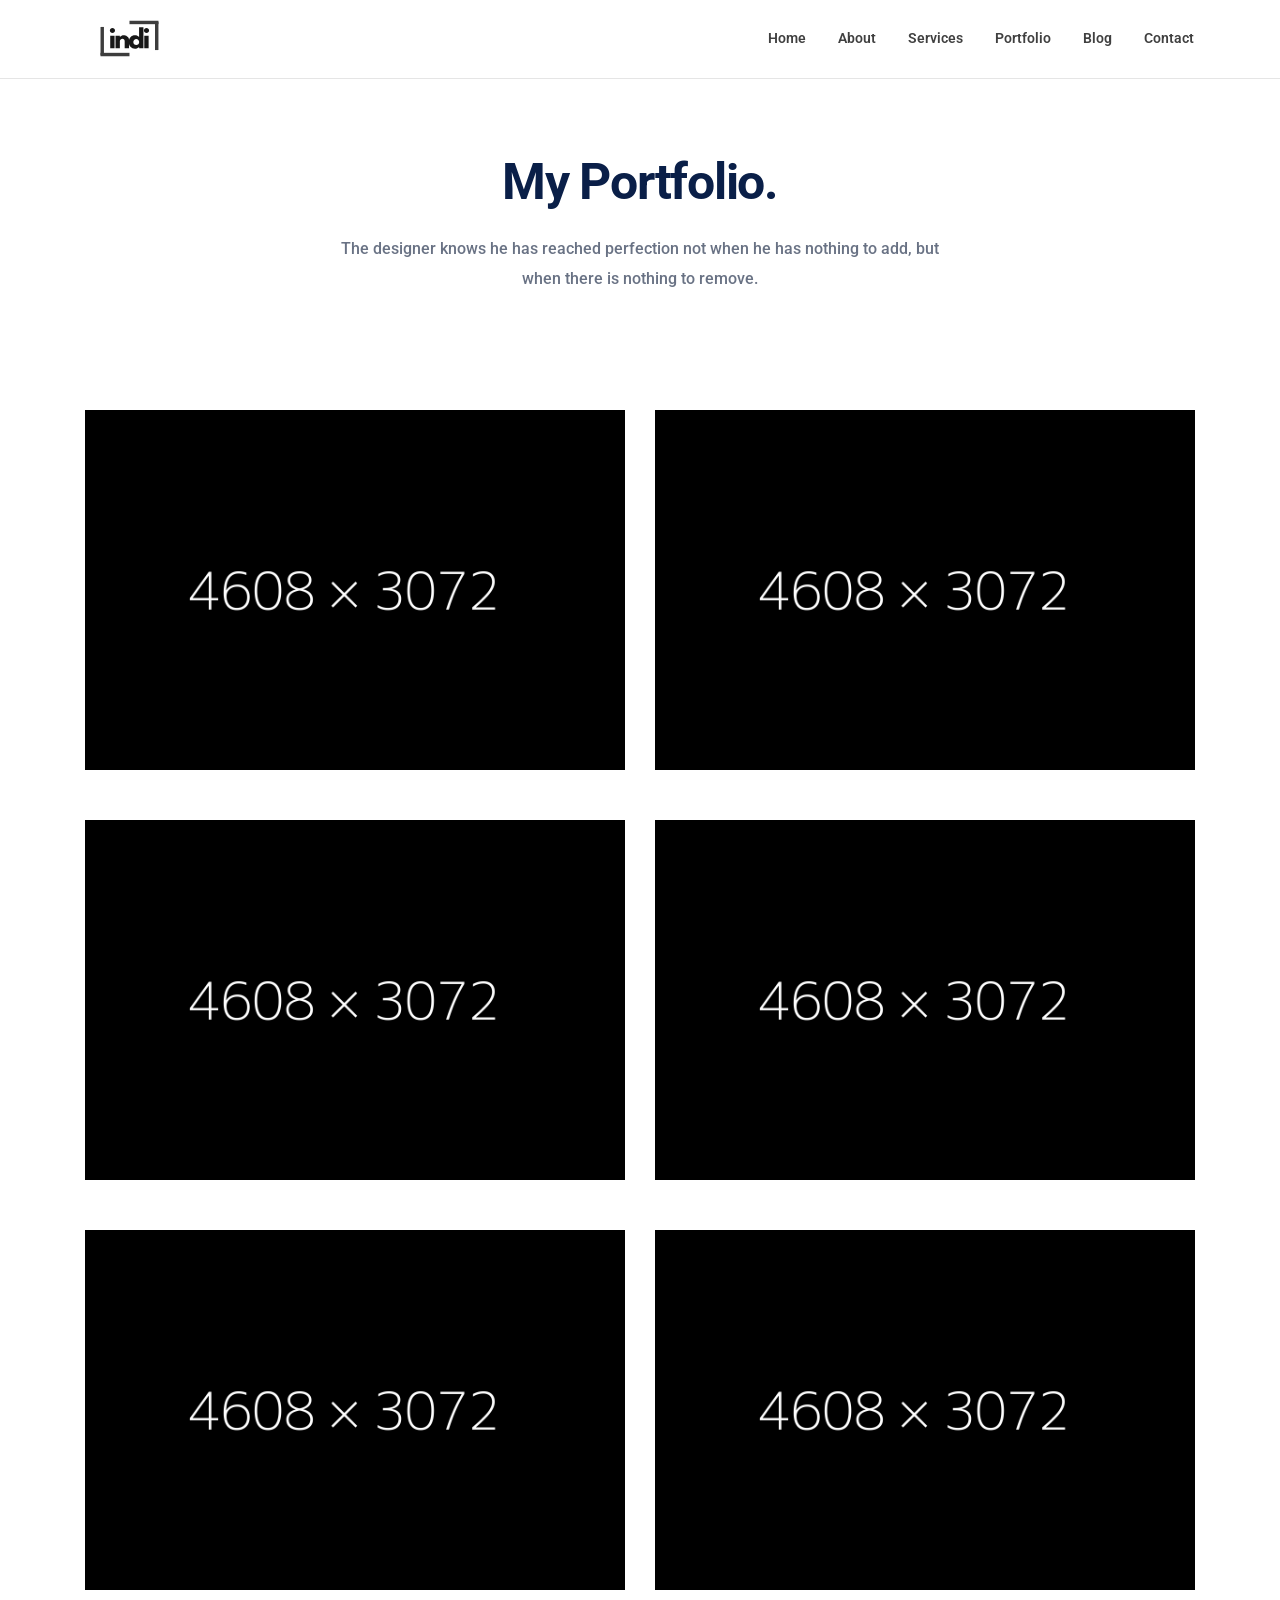
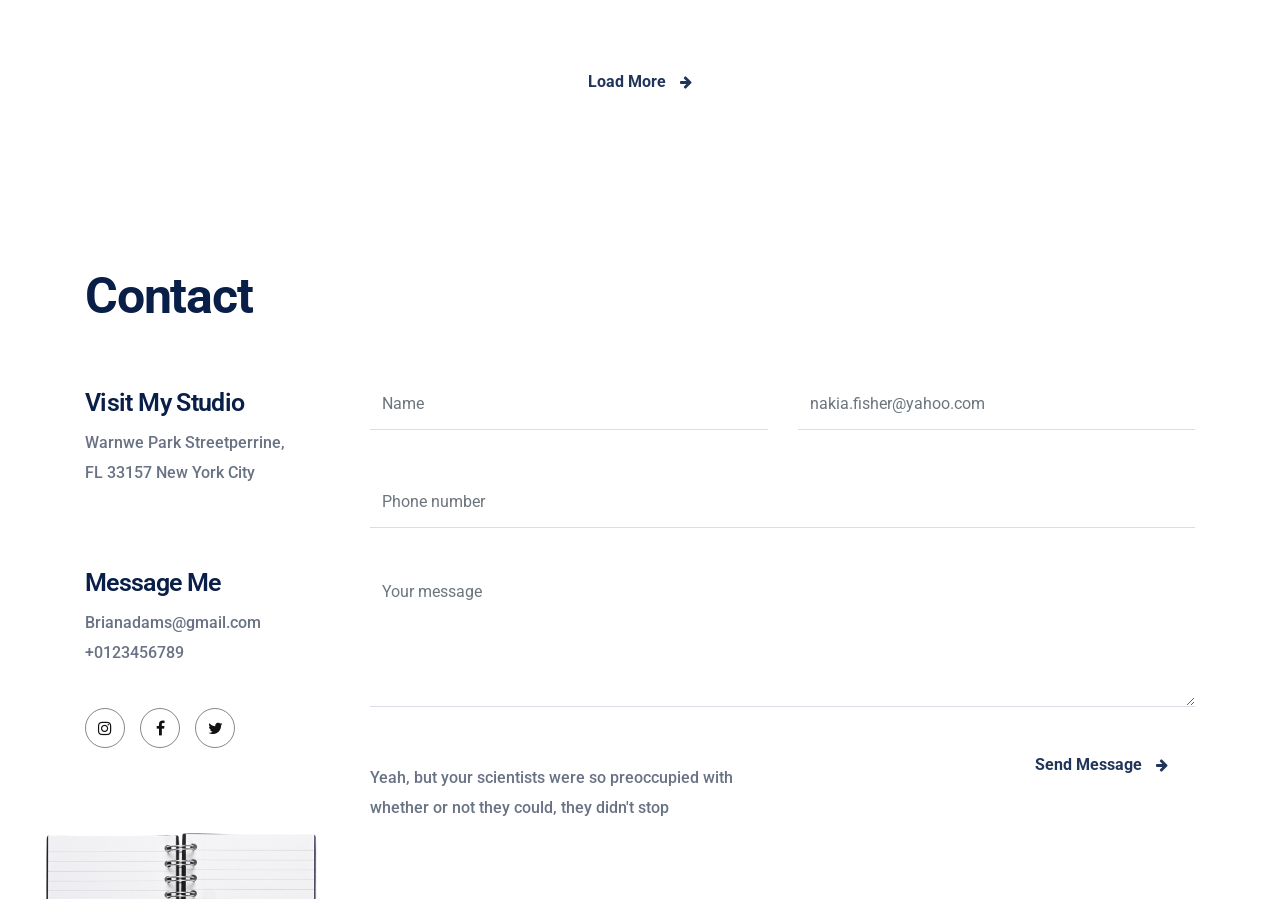
<file: out-portfolio.html>
<!doctype html> 
<html lang="zxx">  
<head>
    <title> Resume </title>
    <!-- Required meta tags -->
    <meta charset="utf-8">
    <meta http-equiv="X-UA-Compatible" content="IE=edge">
    <meta name="description" content="" />
    <meta name="keywords" content=" " />
    <meta name="developer" content="Ari Tamunomiebi"> 
    <meta name="viewport" content="width=device-width, initial-scale=1, shrink-to-fit=no">
    
    <!-- FAV AND ICONS   --> 
    <link rel="shortcut icon" href="assets/images/favicon.ico">
    <link rel="shortcut icon" href="assets/images/apple-icon.png">
    <link rel="shortcut icon" sizes="72x72" href="assets/images/apple-icon-72x72.png">
    <link rel="shortcut icon" sizes="114x114" href="assets/images/apple-icon-114x114.png">
    
    <!-- Font-->
    <link href="https://fonts.googleapis.com/css?family=Roboto&display=swap" rel="stylesheet">
    <!-- Font Awesome -->
    <link rel="stylesheet" href="assets/icons/font-awesome-4.7.0/css/font-awesome.min.css">
    <link rel="stylesheet" href="assets/icofont/icofont.min.css">
    <!-- Bootstrap CSS -->
    <link rel="stylesheet" href="assets/plugins/css/bootstrap.min.css">
    <!-- Owl Carousel CSS-->
    <link rel="stylesheet" href="assets/plugins/css/owl.css">
    <!-- Fancybox-->
    <link rel="stylesheet" href="assets/plugins/css/jquery.fancybox.min.css">
    <!-- Anime CSS-->
    <link rel="stylesheet" href="assets/plugins/css/revealer.css">        
    <!-- Aos CSS-->        
    <link rel="stylesheet" href="assets/plugins/css/aos.css">  
    <!-- Animate CSS-->    
    <link rel="stylesheet" href="assets/plugins/css/animate.css">           
    <!-- Custom CSS-->
    <link rel="stylesheet" href="assets/css/styles.css">
    <!-- Responsive -->
    <link rel="stylesheet" href="assets/css/responsive.css">
    
</head>
<body class="black-bg body-2" >
    <!--
    ===================
        NAVIGATION
    ===================
    -->
    <header class="black-bg mh-header nav-scroll fixed-top mh-xss-mobile-nav" id="zb-header">
        <div class="overlay"></div>
        <div class="container">
            <div class="row">
                <nav class="navbar navbar-expand-lg mh-nav nav-btn">
                    <a class="navbar-brand" href="index.html"><img src="assets/images/logo.svg" alt="" class="img-fluid"></a>
                    <button class="navbar-toggler" type="button" data-toggle="collapse" data-target="#navbarSupportedContent" 
                        aria-controls="navbarSupportedContent" aria-expanded="false" aria-label="Toggle navigation">
                        <span class="navbar-toggler-icon icon">
                            <i class="fa fa-bars"></i>
                        </span>
                    </button>                    
                    <div class="collapse navbar-collapse" id="navbarSupportedContent">
                        <ul class="navbar-nav mr-0 ml-auto">
                            <li class="nav-item">
                                <a class="nav-link" href="index.html">Home</a>
                            </li>                         
                            <li class="nav-item">
                                <a class="nav-link" href="index.html">About</a>
                            </li>
                            <li class="nav-item">
                                <a class="nav-link " href="index.html">Services</a>
                            </li>
                            <li class="nav-item"> 
                                <a class="nav-link" href="out-portfolio.html">Portfolio</a>
                            </li>  
                            <li class="nav-item">
                                <a class="nav-link" href="blog.html">Blog</a>
                            </li>                                                            
                            <li class="nav-item">
                                <a class="nav-link" href="#Contact">Contact</a>
                            </li>                
                        </ul>
                    </div>
                </nav>
            </div>
        </div>
    </header>
    <!-- <div class="mouse-cursor"></div>
    <div class="mouse-cursor-dot"></div>     -->
    <!--
    ==============
        HOME 
    ==============
    -->
    <section class="section relative portfolio-home"> 
        <div class="container">
            <div class="row">
                <div class="col-md-7 mx-auto">
                    <div class="portfolio-title wow fadeInUp" data-wow-duration=".9s" data-wow-delay=".1s">
                        <h1>My Portfolio.</h1>
                        <span></span>
                        <p>The designer knows he has reached perfection not when he has nothing to add, but when there is nothing to remove.</p>
                    </div>
                </div>
                <div class="col-md-12">
                    <div class="portfolio-box">
                        <div class="row">
                            <div class="col-md-6">
                                <div class="box-main wow fadeInUp" data-wow-duration=".9s" data-wow-delay=".1s">
                                    <div class="box-inner">
                                        <img src="assets/images/port-1.jpg" alt="" class="img-fluid">
                                        <div class="box_hover">
                                            <a class="link_portfolio" href="https://forzo.beshley.com/portfolio-archive/clock/"></a>
                                            <div class="heading__portfolio">
                                                <h5><a href="portfolio-single.html">Event App iOS Design.</a></h5> 
                                                <span>Lorem Ipsum Design </span>
                                            </div>           
                                        </div>
                                    </div>                                    
                                </div>
                            </div>
                            <div class="col-md-6">
                                <div class="box-main wow fadeInUp" data-wow-duration=".9s" data-wow-delay=".1s">
                                    <div class="box-inner">
                                        <img src="assets/images/port-2.jpg" alt="" class="img-fluid">
                                        <div class="box_hover">
                                            <a class="link_portfolio" href="https://forzo.beshley.com/portfolio-archive/clock/"></a>
                                            <div class="heading__portfolio">
                                                <h5><a href="portfolio-single.html">Surge 3 Website Design</a></h5> 
                                                <span>Lorem Ipsum Design </span>
                                            </div>           
                                        </div>
                                    </div>                                    
                                </div>
                            </div>
                            <div class="col-md-6">
                                <div class="box-main wow fadeInUp" data-wow-duration=".9s" data-wow-delay=".1s">
                                    <div class="box-inner">
                                        <img src="assets/images/book-4.jpg" alt="" class="img-fluid">
                                        <div class="box_hover">
                                            <a class="link_portfolio" href="https://forzo.beshley.com/portfolio-archive/clock/"></a>
                                            <div class="heading__portfolio">
                                                <h5><a href="portfolio-single.html">Event App ios Design</a></h5> 
                                                <span>Lorem Ipsum Design </span>
                                            </div>           
                                        </div>
                                    </div>                                    
                                </div>
                            </div>
                            <div class="col-md-6">
                                <div class="box-main wow fadeInUp" data-wow-duration=".9s" data-wow-delay=".1s">
                                    <div class="box-inner">
                                        <img src="assets/images/port-4.jpg" alt="" class="img-fluid">
                                        <div class="box_hover">
                                            <a class="link_portfolio" href="https://forzo.beshley.com/portfolio-archive/clock/"></a>
                                            <div class="heading__portfolio">
                                                <h5><a href="portfolio-single.html">Surge 3 Website Design</a></h5> 
                                                <span>Lorem Ipsum Design </span>
                                            </div>           
                                        </div>
                                    </div>                                    
                                </div>
                            </div> 
                            <div class="col-md-6">
                                <div class="box-main wow fadeInUp" data-wow-duration=".9s" data-wow-delay=".1s">
                                    <div class="box-inner">
                                        <img src="assets/images/port-5.jpg" alt="" class="img-fluid">
                                        <div class="box_hover">
                                            <a class="link_portfolio" href="https://forzo.beshley.com/portfolio-archive/clock/"></a>
                                            <div class="heading__portfolio">
                                                <h5><a href="portfolio-single.html">Event App ios Design</a></h5> 
                                                <span>Lorem Ipsum Design </span>
                                            </div>           
                                        </div>
                                    </div>                                    
                                </div>
                            </div>             
                            <div class="col-md-6">
                                <div class="box-main wow fadeInUp" data-wow-duration=".9s" data-wow-delay=".1s">
                                    <div class="box-inner">
                                        <img src="assets/images/book-3.jpg" alt="" class="img-fluid">
                                        <div class="box_hover">
                                            <a class="link_portfolio" href="https://forzo.beshley.com/portfolio-archive/clock/"></a>
                                            <div class="heading__portfolio">
                                                <h5><a href="portfolio-single.html">Event App ios Design</a></h5> 
                                                <span>Lorem Ipsum Design </span>
                                            </div>           
                                        </div>
                                    </div>                                    
                                </div>
                            </div> 
                            <div class="col-md-12">
                                <div class="load-btn">
                                    <div class="load-icon">
                                        <div class="btn-main btn-project portfolio_btn">
                                            <a href="#" class="btn-all">Load More <i class="fa fa-arrow-right"></i></a>
                                        </div>                                        
                                    </div>
                                </div>
                            </div>                                                                   
                        </div>
                    </div>
                </div>
            </div>
        </div>
    </section> 
    <!--
    ================
        CONTACT US 
    ================
    -->
    <section class="contact-us relative section-separator wow fadeInUp" data-wow-duration=".9s" data-wow-delay=".1s" id="Contact">
        <div class="container">
            <div class="row">
                <div class="col-md-12">
                    <div class="resume-title">
                        <h1>Contact</h1>
                    </div>                    
                </div>
                <div class="col-md-3">
                    <div class="contact-name">
                        <h5>Visit My Studio</h5>
                        <p>Warnwe  Park Streetperrine, <br>
                                FL 33157 New York City</p>
                    </div>
                    <div class="contact-name second">
                        <h5>Message Me</h5>
                        <p>Brianadams@gmail.com<br>
                            +0123456789</p>
                    </div> 
                    <div class="contact-social">
                        <ul class="list-unstyled">
                            <li><i class="fa fa-instagram"></i></li>
                            <li><i class="fa fa-facebook-f"></i></li>
                            <li><i class="fa fa-twitter"></i></li>
                        </ul>
                    </div>                   
                </div>
                <div class="col-md-9">
                    <div class="row">
                        <div class="col-md-6">
                            <div class="form-group Custom_contact">
                                <input type="text" class="form-control" id="exampleFormControlInput25" placeholder="Name">
                            </div>
                        </div>
                        <div class="col-md-6">
                            <div class="form-group Custom_contact">
                                <input type="email" class="form-control" id="exampleFormControlInput26" placeholder="nakia.fisher@yahoo.com">
                            </div>                            
                        </div>
                        <div class="col-md-12">
                            <div class="form-group Custom_contact">
                                <input type="text" class="form-control" id="exampleFormControlInput27" placeholder="Phone number">
                            </div>                            
                        </div> 
                        <div class="col-md-12">
                            <div class="form-group Custom_contact">
                                <textarea class="form-control" id="exampleFormControlTextarea1" rows="5" placeholder="Your message"></textarea>                                
                            </div>                            
                        </div>  
                        <div class="col-md-6">
                            <div class="Custom_contact">
                                <p>Yeah, but your scientists were so preoccupied with whether or not they could, they didn't stop</p>                             
                            </div>                            
                        </div> 
                        <div class="col-md-4 ml-auto">
                            <div class="btn-main btn-project">
                                <a href="#" class="btn-all">Send Message <i class="fa fa-arrow-right"></i></a>
                            </div>
                        </div>                                                                        
                    </div>
                </div>
            </div>
        </div>
        <div class="diary-shape">
            <img src="assets/images/notepad.svg" alt="" class="img-fluid">
        </div>
    </section>     
    <!--
    ==============
    * JS Files *
    ==============
    -->

    <!-- jQuery first, then Popper.js, then Bootstrap JS -->

    <!-- jQuery -->
    <script src="assets/plugins/js/jquery.min.js"></script>
    <!-- popper -->
    <script src="assets/plugins/js/popper.min.js"></script>
    <!-- bootstrap -->
    <script src="assets/plugins/js/bootstrap.min.js"></script>
    <!-- waypoint  -->
    <script src="assets/plugins/js/waypoints.min.js"></script>
    <!-- owl carousel -->
    <script src="assets/plugins/js/owl.carousel.js"></script>
    <!-- validator -->
    <script src="assets/plugins/js/validator.min.js"></script>
    <!-- wow -->
    <script src="assets/plugins/js/wow.min.js"></script>
    <!-- jquery nav -->
    <script src="assets/plugins/js/jquery.nav.js"></script>
    <!-- Isotop -->
    <script src="assets/plugins/js/isotope.pkgd.js"></script>
    <script src="assets/plugins/js/packery-mode.pkgd.js"></script>
    <!-- Fancybox js-->
    <script src="assets/plugins/js/jquery.fancybox.min.js"></script>
    <!-- AOS  -->
    <script src="assets/plugins/js/aos.js"></script>
    <script src="assets/plugins/js/wow.min.js"></script>
    <script src="assets/plugins/js/TweenMax.min.js"></script>
    <!-- Parallax -->
    <script src="assets/plugins/js/simpleParallax.min.js"></script>
    <!-- <script src="assets/plugins/js/typed.js"></script> -->
    <!-- Scroll Effect -->    
    <script src="assets/plugins/js/anime.min.js"></script>    
    <script src="assets/plugins/js/scrollMonitor.js"></script>    
    <script src="assets/plugins/js/scroll-effect.js"></script>  
    <!-- Custom Scripts-->
    <script src="assets/js/custom-scripts.js"></script>   
    <script>      
        new WOW().init();
    </script>    

</body>
</html>
</file>
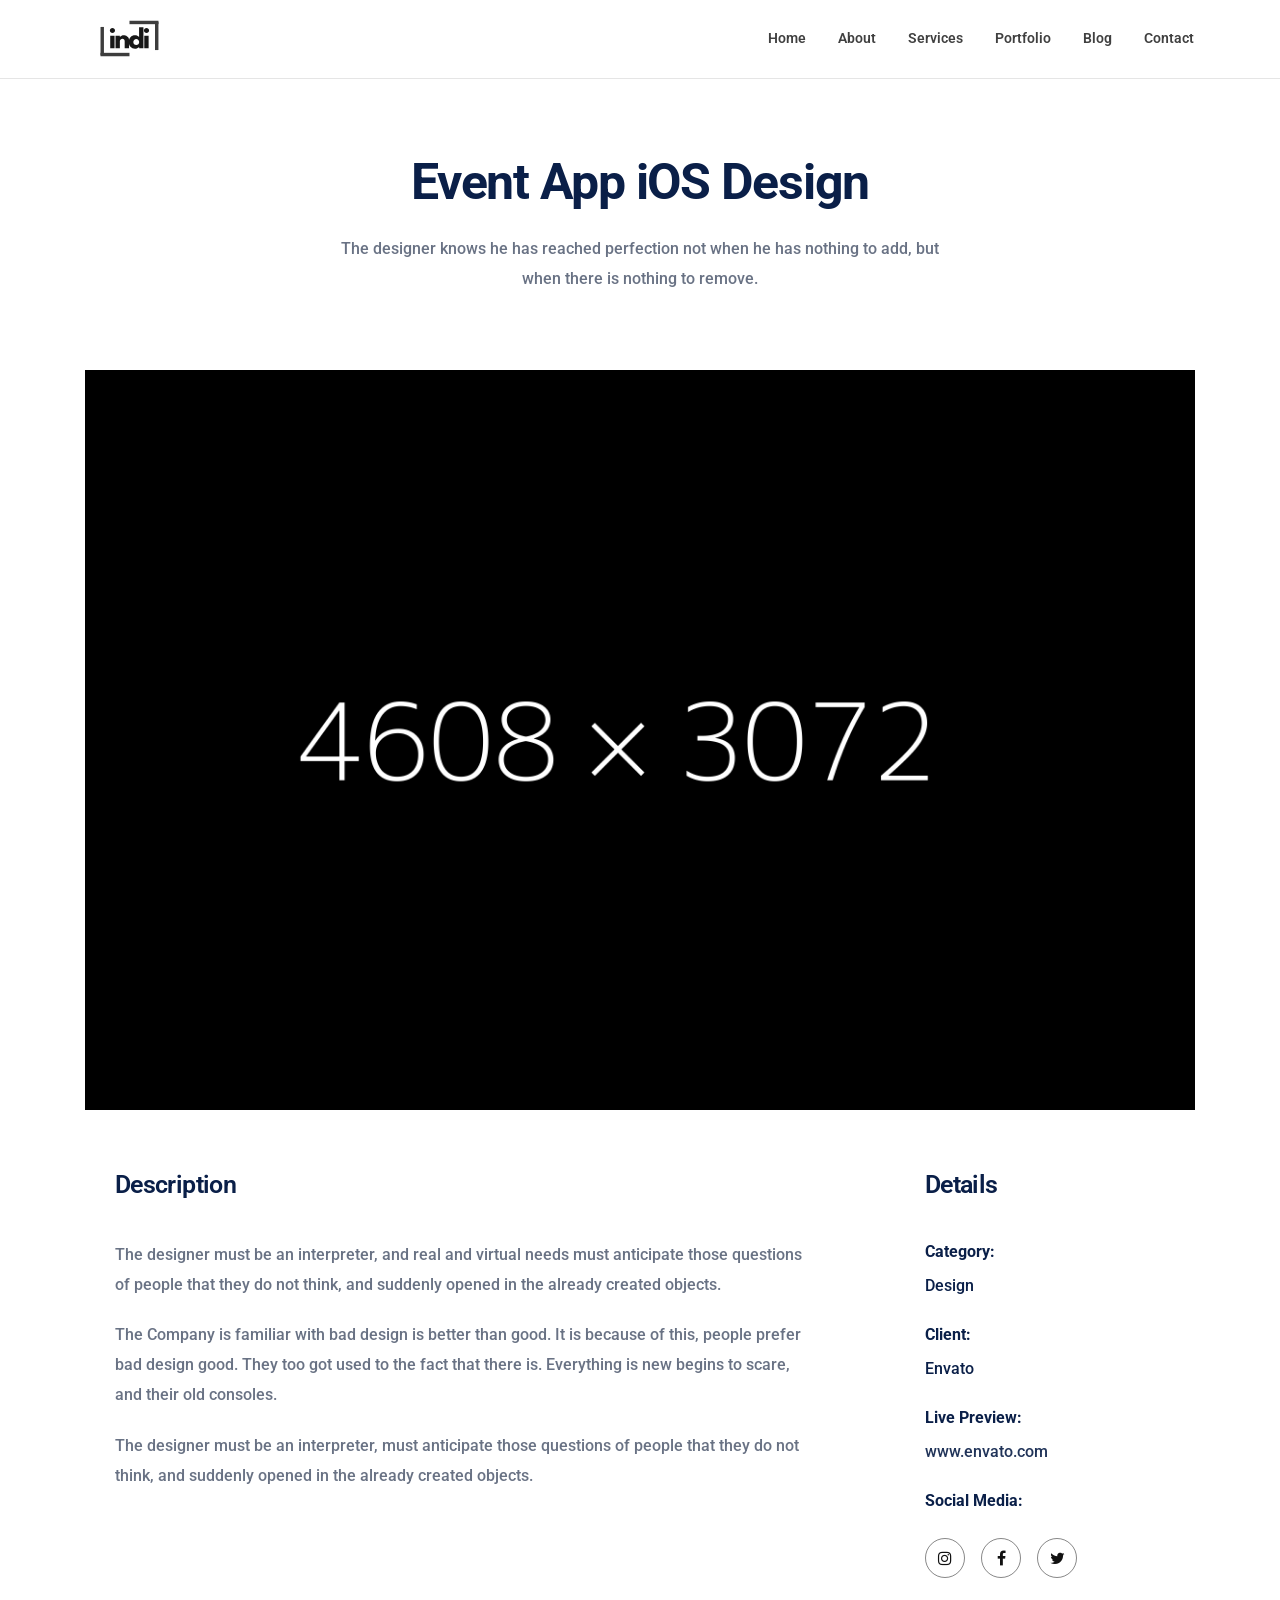
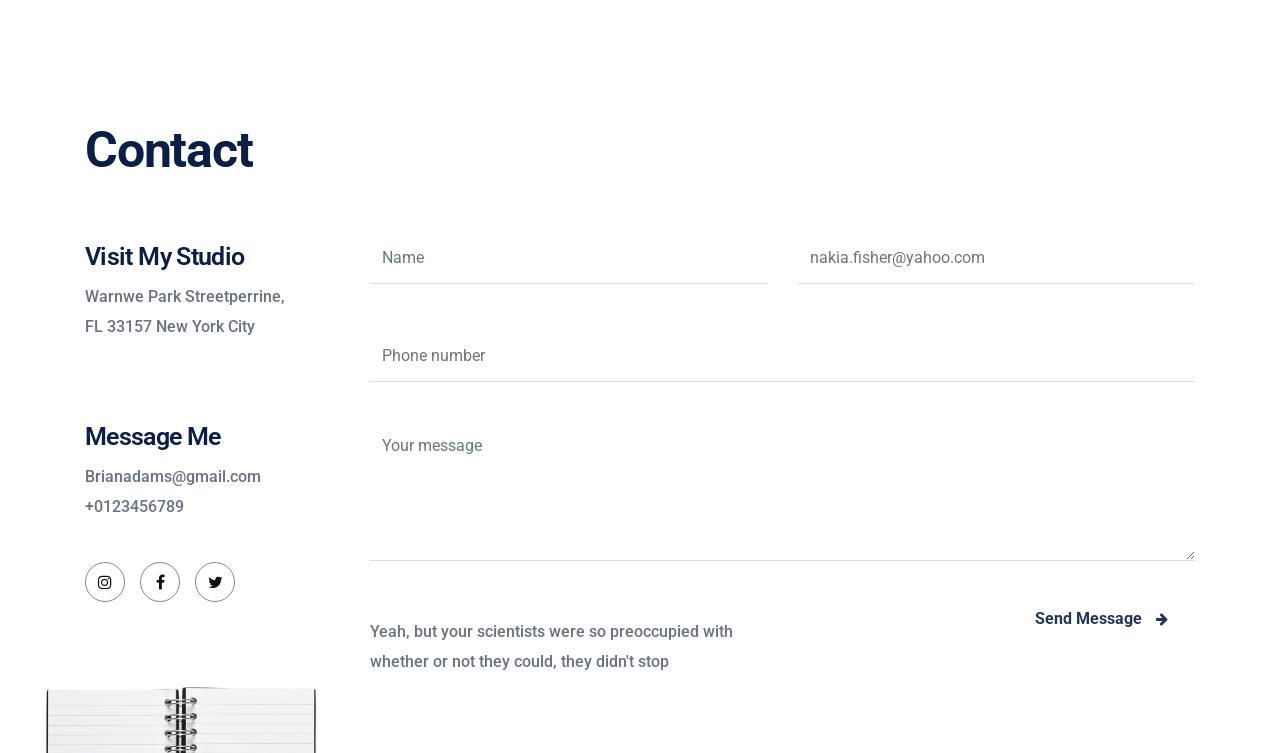
<file: portfolio-single.html>
<!doctype html> 
<html lang="zxx">  
<head>
    <title> Resume </title>
    <!-- Required meta tags -->
    <meta charset="utf-8">
    <meta http-equiv="X-UA-Compatible" content="IE=edge">
    <meta name="description" content="" />
    <meta name="keywords" content=" " />
    <meta name="developer" content="Ari Tamunomiebi"> 
    <meta name="viewport" content="width=device-width, initial-scale=1, shrink-to-fit=no">
    
    <!-- FAV AND ICONS   --> 
    <link rel="shortcut icon" href="assets/images/favicon.ico">
    <link rel="shortcut icon" href="assets/images/apple-icon.png">
    <link rel="shortcut icon" sizes="72x72" href="assets/images/apple-icon-72x72.png">
    <link rel="shortcut icon" sizes="114x114" href="assets/images/apple-icon-114x114.png">
    
    <!-- Font-->
    <link href="https://fonts.googleapis.com/css?family=Roboto&display=swap" rel="stylesheet">
    <!-- Font Awesome -->
    <link rel="stylesheet" href="assets/icons/font-awesome-4.7.0/css/font-awesome.min.css">
    <link rel="stylesheet" href="assets/icofont/icofont.min.css">
    <!-- Bootstrap CSS -->
    <link rel="stylesheet" href="assets/plugins/css/bootstrap.min.css">
    <!-- Owl Carousel CSS-->
    <link rel="stylesheet" href="assets/plugins/css/owl.css">
    <!-- Fancybox-->
    <link rel="stylesheet" href="assets/plugins/css/jquery.fancybox.min.css">
    <!-- Anime CSS-->
    <link rel="stylesheet" href="assets/plugins/css/revealer.css">        
    <!-- Aos CSS-->        
    <link rel="stylesheet" href="assets/plugins/css/aos.css">  
    <!-- Animate CSS-->        
    <link rel="stylesheet" href="assets/plugins/css/animate.css">     
    <!-- Custom CSS-->
    <link rel="stylesheet" href="assets/css/styles.css">
    <!-- Responsive -->
    <link rel="stylesheet" href="assets/css/responsive.css">

</head>
<body class="black-bg body-2" >
    <!--
    ===================
        NAVIGATION
    ===================
    -->
    <header class="black-bg mh-header nav-scroll fixed-top mh-xss-mobile-nav" id="zb-header">
        <div class="overlay"></div>
        <div class="container">
            <div class="row">
                <nav class="navbar navbar-expand-lg mh-nav nav-btn">
                    <a class="navbar-brand" href="index.html"><img src="assets/images/logo.svg" alt="" class="img-fluid"></a>
                    <button class="navbar-toggler" type="button" data-toggle="collapse" data-target="#navbarSupportedContent" 
                        aria-controls="navbarSupportedContent" aria-expanded="false" aria-label="Toggle navigation">
                        <span class="navbar-toggler-icon icon">
                            <i class="fa fa-bars"></i>
                        </span>
                    </button>                    
                    <div class="collapse navbar-collapse" id="navbarSupportedContent">
                        <ul class="navbar-nav mr-0 ml-auto">
                            <li class="nav-item">
                                <a class="nav-link" href="index.html">Home</a>
                            </li>                         
                            <li class="nav-item">
                                <a class="nav-link" href="index.html">About</a>
                            </li>
                            <li class="nav-item">
                                <a class="nav-link " href="index.html">Services</a>
                            </li>
                            <li class="nav-item"> 
                                <a class="nav-link" href="out-portfolio.html">Portfolio</a>
                            </li>  
                            <li class="nav-item">
                                <a class="nav-link" href="blog.html">Blog</a>
                            </li>                                                            
                            <li class="nav-item">
                                <a class="nav-link" href="#Contact">Contact</a>
                            </li>                
                        </ul>
                    </div>
                </nav>
            </div>
        </div>
    </header>
    <!-- <div class="mouse-cursor"></div>
    <div class="mouse-cursor-dot"></div>     -->
    <!--
    ==============
        HOME 
    ==============
    -->
    <section class="section relative portfolio-home"> 
        <div class="container">
            <div class="row">
                <div class="col-md-7 mx-auto">
                    <div class="portfolio-title wow fadeInUp" data-wow-duration=".9s" data-wow-delay=".1s">
                        <h1>Event App iOS Design</h1>
                        <span></span>
                        <p>The designer knows he has reached perfection not when he has nothing to add, but when there is nothing to remove.</p>
                    </div>
                </div>
                <div class="col-md-12">
                    <div class="project-img wow fadeInUp" data-wow-duration=".9s" data-wow-delay=".1s" id="rev-3">
                        <img src="assets/images/book-4.jpg" alt="" class="img-fluid">
                    </div>
                    <div class="project-description">
                        <div class="row">
                        <div class="col-md-8">
                                <div class="des-inner wow fadeInUp" data-wow-duration=".9s" data-wow-delay=".1s">
                                    <h3>Description</h3>
                                    <p>The designer must be an interpreter, and real and virtual needs must anticipate those questions of people that they do not think, and suddenly opened in the already created objects.</p>
                                    <p>The Company is familiar with bad design is better than good. It is because of this, people prefer bad design good. They too got used to the fact that there is. Everything is new begins to scare, and their old consoles.</p>
                                    <p>The designer must be an interpreter, must anticipate those questions of people that they do not think, and suddenly opened in the already created objects.</p>
                                </div>
                            </div>
                            <div class="col-md-3 ml-auto wow fadeInUp" data-wow-duration=".9s" data-wow-delay=".1s">
                                <div class="des-inner">
                                    <h3>Details</h3>
                                </div> 
                                <ul class="list-unstyled">
                                    <li>Category:</li>
                                    <li>Design</li>
                                </ul>  
                                <ul class="list-unstyled">
                                    <li>Client:</li>
                                    <li>Envato</li>
                                </ul>       
                                <ul class="list-unstyled">
                                    <li>Live Preview:</li>
                                    <li><a href="#">www.envato.com</a></li>
                                </ul>
                                <ul class="list-unstyled">
                                    <li>Social Media:</li>
                                    <li>
                                        <ul class="list-unstyled">
                                            <li><i class="fa fa-instagram"></i></li>
                                            <li><i class="fa fa-facebook-f"></i></li>
                                            <li><i class="fa fa-twitter"></i></li>
                                        </ul>
                                    </li>
                                </ul>                                
                            </div>                            
                        </div>
                    </div>
                </div>
            </div>
        </div>
    </section> 
    <!--
    ================
        CONTACT US 
    ================
    -->
    <section class="contact-us relative section-separator wow fadeInUp" data-wow-duration=".9s" data-wow-delay=".1s" id="Contact">
        <div class="container">
            <div class="row">
                <div class="col-md-12">
                    <div class="resume-title">
                        <h1>Contact</h1>
                    </div>                    
                </div>
                <div class="col-md-3">
                    <div class="contact-name">
                        <h5>Visit My Studio</h5>
                        <p>Warnwe  Park Streetperrine, <br>
                                FL 33157 New York City</p>
                    </div>
                    <div class="contact-name second">
                        <h5>Message Me</h5>
                        <p>Brianadams@gmail.com<br>
                            +0123456789</p>
                    </div> 
                    <div class="contact-social">
                        <ul class="list-unstyled">
                            <li><i class="fa fa-instagram"></i></li>
                            <li><i class="fa fa-facebook-f"></i></li>
                            <li><i class="fa fa-twitter"></i></li>
                        </ul>
                    </div>                   
                </div>
                <div class="col-md-9">
                    <div class="row">
                        <div class="col-md-6">
                            <div class="form-group Custom_contact">
                                <input type="text" class="form-control" id="exampleFormControlInput30" placeholder="Name">
                            </div>
                        </div>
                        <div class="col-md-6">
                            <div class="form-group Custom_contact">
                                <input type="email" class="form-control" id="exampleFormControlInput29" placeholder="nakia.fisher@yahoo.com">
                            </div>                            
                        </div>
                        <div class="col-md-12">
                            <div class="form-group Custom_contact">
                                <input type="text" class="form-control" id="exampleFormControlInput28" placeholder="Phone number">
                            </div>                            
                        </div> 
                        <div class="col-md-12">
                            <div class="form-group Custom_contact">
                                <textarea class="form-control" id="exampleFormControlTextarea1" rows="5" placeholder="Your message"></textarea>                                
                            </div>                            
                        </div>  
                        <div class="col-md-6">
                            <div class="Custom_contact">
                                <p>Yeah, but your scientists were so preoccupied with whether or not they could, they didn't stop</p>                             
                            </div>                            
                        </div> 
                        <div class="col-md-4 ml-auto">
                            <div class="btn-main btn-project">
                                <a href="#" class="btn-all">Send Message <i class="fa fa-arrow-right"></i></a>
                            </div>
                        </div>                                                                        
                    </div>
                </div>
            </div>
        </div>
        <div class="diary-shape">
            <img src="assets/images/notepad.svg" alt="" class="img-fluid">
        </div>
    </section>  
   
    <!--
    ==============
    * JS Files *
    ==============
    -->

    <!-- jQuery first, then Popper.js, then Bootstrap JS -->

    <!-- jQuery -->
    <script src="assets/plugins/js/jquery.min.js"></script>
    <!-- popper -->
    <script src="assets/plugins/js/popper.min.js"></script>
    <!-- bootstrap -->
    <script src="assets/plugins/js/bootstrap.min.js"></script>
    <!-- waypoint  -->
    <script src="assets/plugins/js/waypoints.min.js"></script>
    <!-- owl carousel -->
    <script src="assets/plugins/js/owl.carousel.js"></script>
    <!-- validator -->
    <script src="assets/plugins/js/validator.min.js"></script>
    <!-- wow -->
    <script src="assets/plugins/js/wow.min.js"></script>
    <!-- jquery nav -->
    <script src="assets/plugins/js/jquery.nav.js"></script>
    <!-- Isotop -->
    <script src="assets/plugins/js/isotope.pkgd.js"></script>
    <script src="assets/plugins/js/packery-mode.pkgd.js"></script>
    <!-- Fancybox js-->
    <script src="assets/plugins/js/jquery.fancybox.min.js"></script>
    <!-- AOS  -->
    <script src="assets/plugins/js/aos.js"></script>
    <script src="assets/plugins/js/wow.min.js"></script>
    <script src="assets/plugins/js/TweenMax.min.js"></script>
    <!-- Parallax -->
    <script src="assets/plugins/js/simpleParallax.min.js"></script>
    <!-- <script src="assets/plugins/js/typed.js"></script> -->
    <!-- Scroll Effect -->    
    <script src="assets/plugins/js/anime.min.js"></script>    
    <script src="assets/plugins/js/scrollMonitor.js"></script>    
    <script src="assets/plugins/js/scroll-effect.js"></script>  
    <script>document.documentElement.className = 'js';</script>  
    <!-- Custom Scripts-->
    <script src="assets/js/custom-scripts.js"></script>   
    <script>      
        new WOW().init();
    </script>    

</body>
</html>
</file>
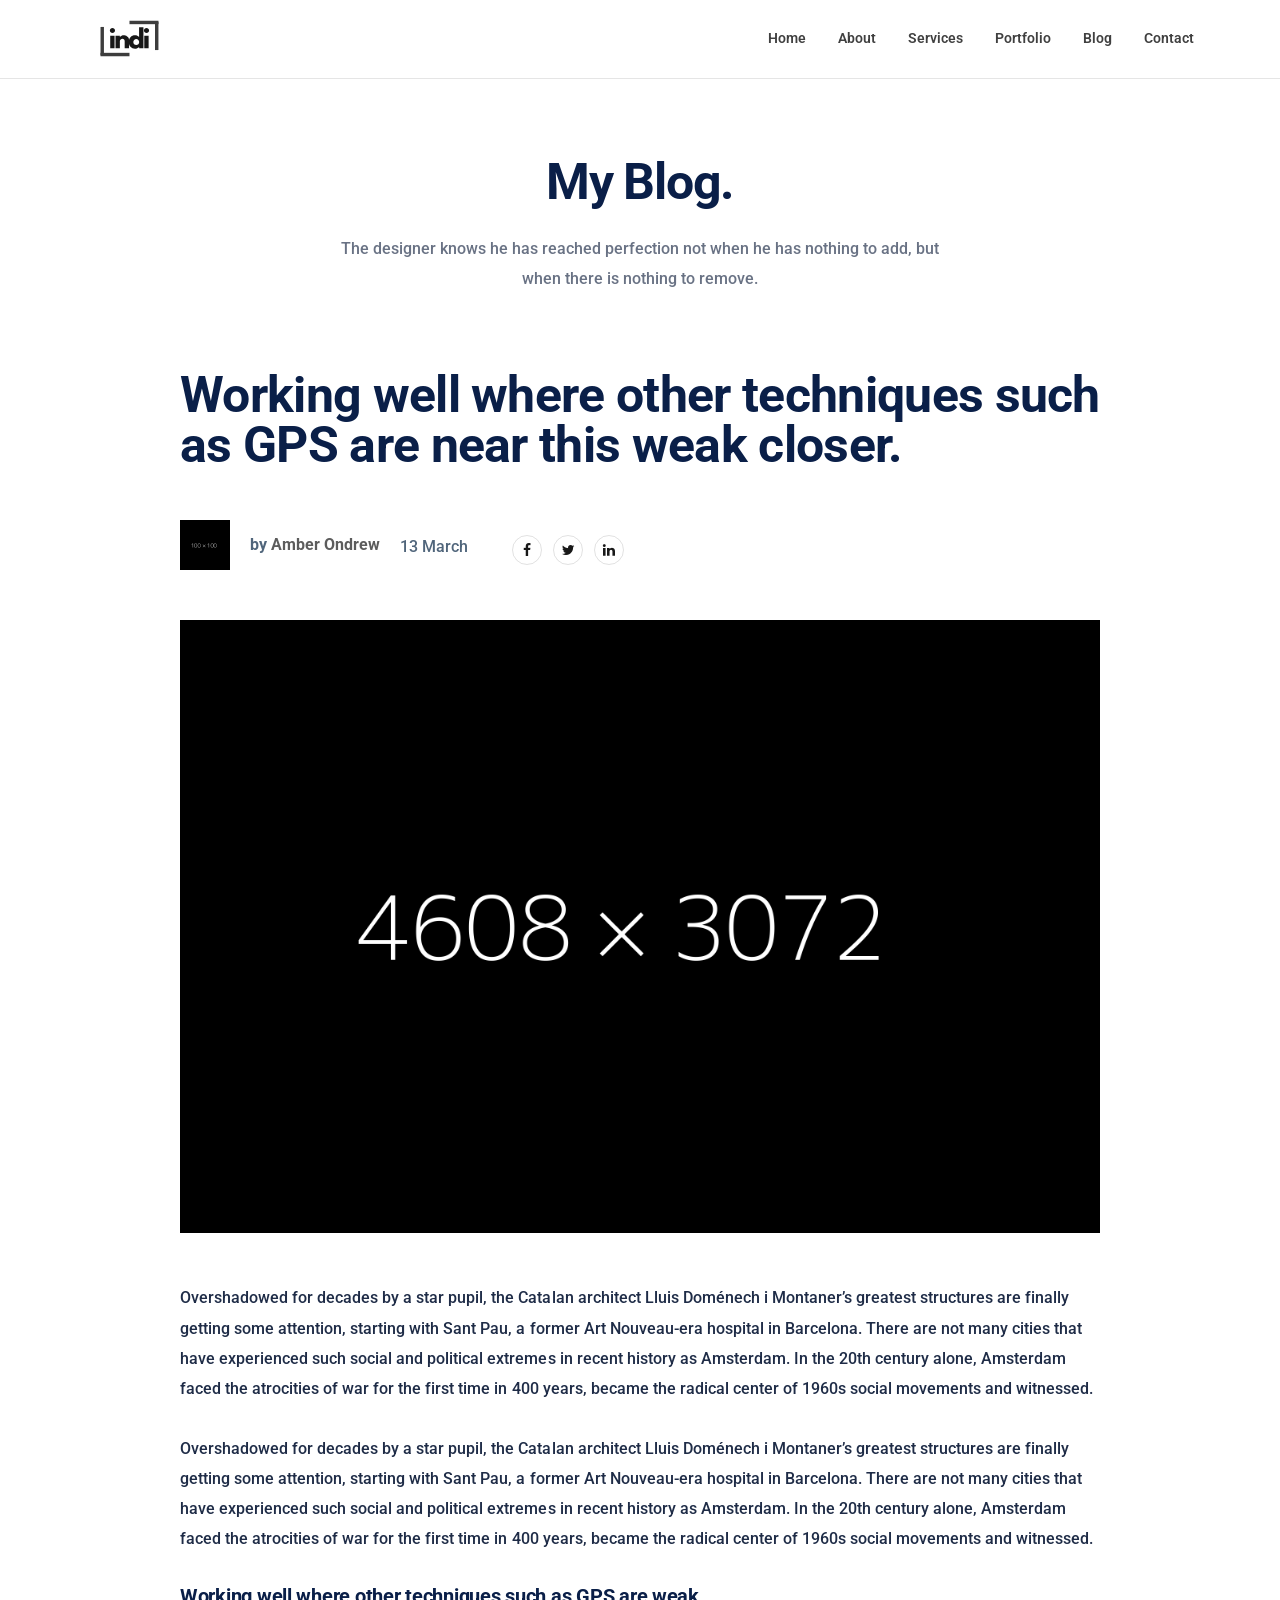
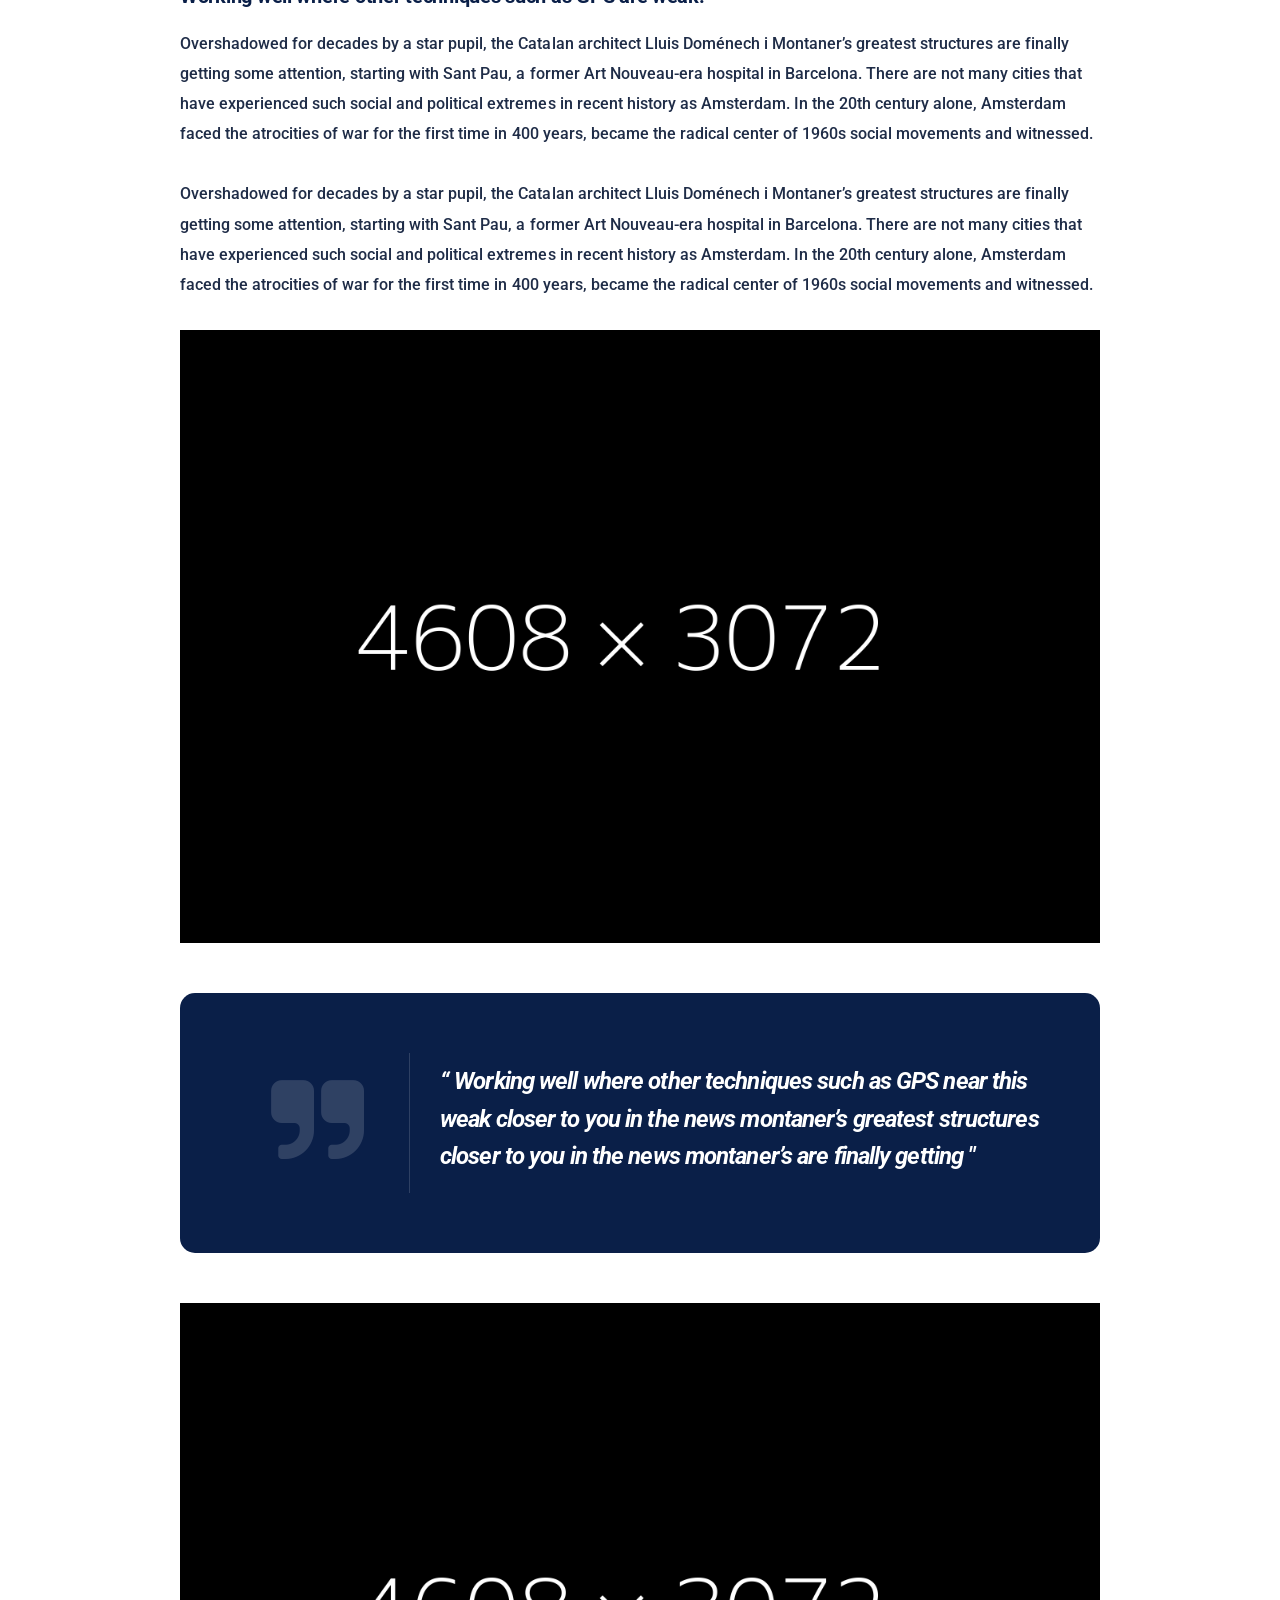
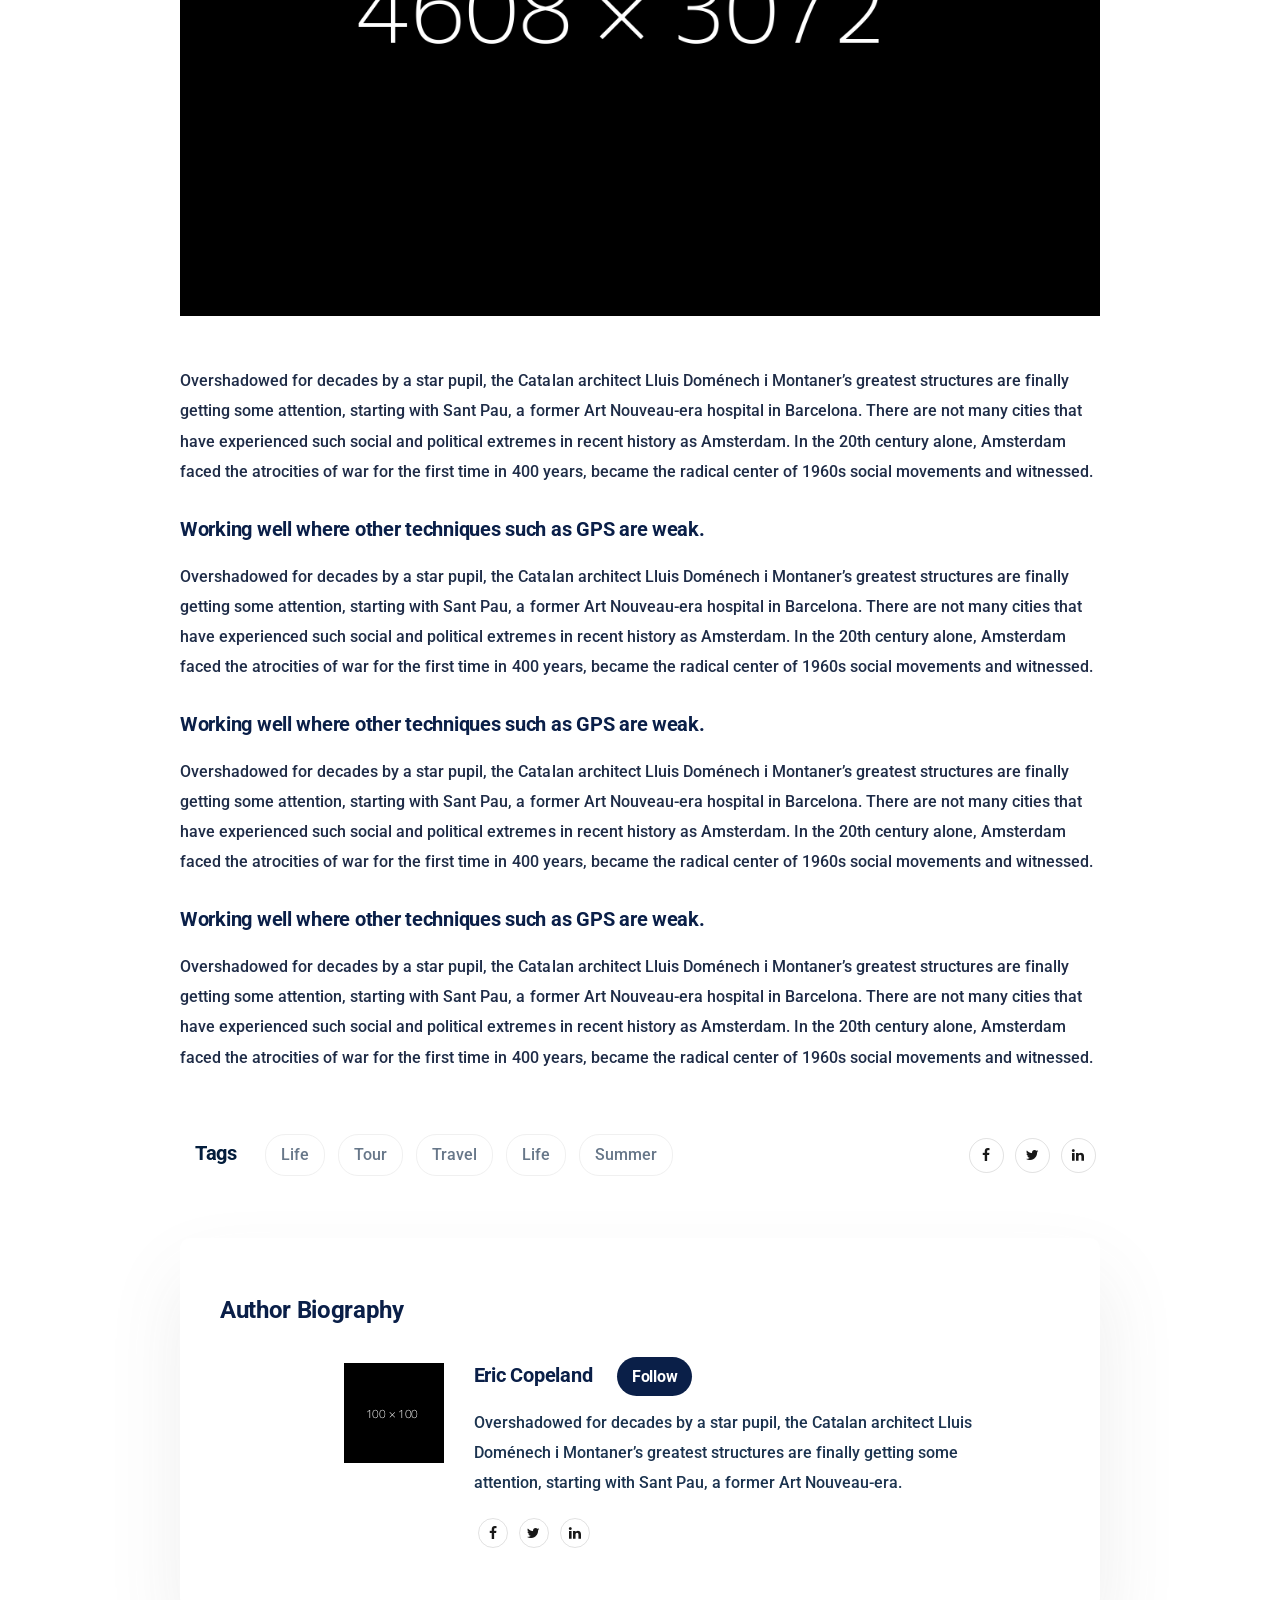
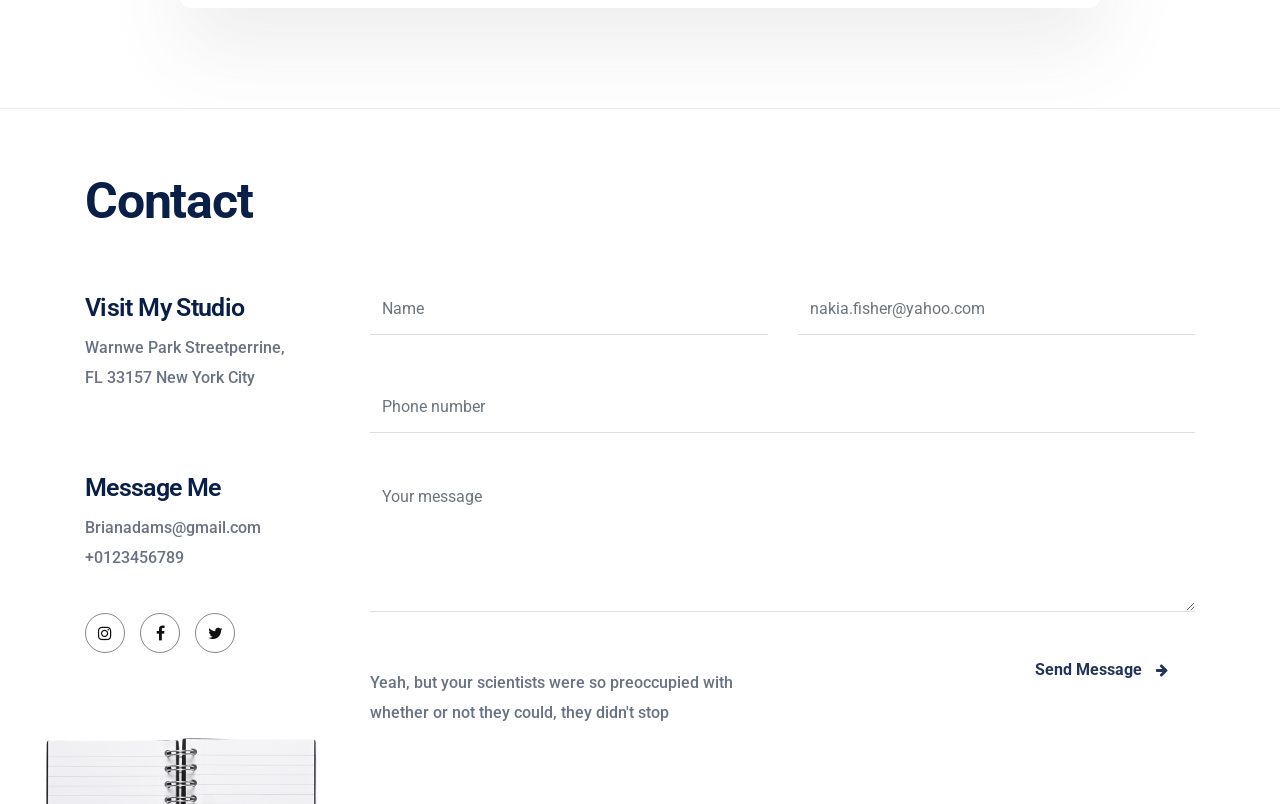
<file: single-blog.html>
<!doctype html> 
<html lang="zxx">  
<head>
    <title> Resume </title>
    <!-- Required meta tags -->
    <meta charset="utf-8">
    <meta http-equiv="X-UA-Compatible" content="IE=edge">
    <meta name="description" content="" />
    <meta name="keywords" content=" " />
    <meta name="developer" content="Ari Tamunomiebi"> 
    <meta name="viewport" content="width=device-width, initial-scale=1, shrink-to-fit=no">
    
    <!-- FAV AND ICONS   --> 
    <link rel="shortcut icon" href="assets/images/favicon.ico">
    <link rel="shortcut icon" href="assets/images/apple-icon.png">
    <link rel="shortcut icon" sizes="72x72" href="assets/images/apple-icon-72x72.png">
    <link rel="shortcut icon" sizes="114x114" href="assets/images/apple-icon-114x114.png">
    
    <!-- Font-->
    <link href="https://fonts.googleapis.com/css?family=Roboto&display=swap" rel="stylesheet">
    <!-- Font Awesome -->
    <link rel="stylesheet" href="assets/icons/font-awesome-4.7.0/css/font-awesome.min.css">
    <link rel="stylesheet" href="assets/icofont/icofont.min.css">
    <!-- Bootstrap CSS -->
    <link rel="stylesheet" href="assets/plugins/css/bootstrap.min.css">
    <!-- Owl Carousel CSS-->
    <link rel="stylesheet" href="assets/plugins/css/owl.css">
    <!-- Fancybox-->
    <link rel="stylesheet" href="assets/plugins/css/jquery.fancybox.min.css">
    <!-- Anime CSS-->
    <link rel="stylesheet" href="assets/plugins/css/revealer.css">        
    <!-- Aos CSS-->        
    <link rel="stylesheet" href="assets/plugins/css/aos.css">  
    <!-- Animate CSS-->     
    <link rel="stylesheet" href="assets/plugins/css/animate.css">     
    <!-- Custom CSS-->
    <link rel="stylesheet" href="assets/css/styles.css">
    <!-- Responsive -->
    <link rel="stylesheet" href="assets/css/responsive.css">

 
</head>
<body class="black-bg body-2" >
    <!--
    ===================
        NAVIGATION
    ===================
    -->
    <header class="black-bg mh-header nav-scroll fixed-top mh-xss-mobile-nav" id="zb-header">
        <div class="overlay"></div>
        <div class="container">
            <div class="row">
                <nav class="navbar navbar-expand-lg mh-nav nav-btn">
                    <a class="navbar-brand" href="index.html"><img src="assets/images/logo.svg" alt="" class="img-fluid"></a>
                    <button class="navbar-toggler" type="button" data-toggle="collapse" data-target="#navbarSupportedContent" 
                        aria-controls="navbarSupportedContent" aria-expanded="false" aria-label="Toggle navigation">
                        <span class="navbar-toggler-icon icon">
                            <i class="fa fa-bars"></i>
                        </span>
                    </button>                    
                    <div class="collapse navbar-collapse" id="navbarSupportedContent">
                        <ul class="navbar-nav mr-0 ml-auto">
                            <li class="nav-item">
                                <a class="nav-link" href="index.html">Home</a>
                            </li>                         
                            <li class="nav-item">
                                <a class="nav-link" href="index.html">About</a>
                            </li>
                            <li class="nav-item">
                                <a class="nav-link " href="index.html">Services</a>
                            </li>
                            <li class="nav-item"> 
                                <a class="nav-link" href="out-portfolio.html">Portfolio</a>
                            </li>  
                            <li class="nav-item">
                                <a class="nav-link" href="blog.html">Blog</a>
                            </li>                                                            
                            <li class="nav-item">
                                <a class="nav-link" href="#Contact">Contact</a>
                            </li>                
                        </ul>
                    </div>
                </nav>
            </div>
        </div>
    </header>
    <!-- <div class="mouse-cursor"></div>
    <div class="mouse-cursor-dot"></div>     -->
    <!--
    ==============
        HOME 
    ==============
    -->
    <section class="section relative portfolio-home"> 
        <div class="container">
            <div class="row">
                <div class="col-md-7 mx-auto">
                    <div class="portfolio-title wow fadeInUp" data-wow-duration=".9s" data-wow-delay=".1s">
                        <h1>My Blog.</h1>
                        <span></span>
                        <p>The designer knows he has reached perfection not when he has nothing to add, but when there is nothing to remove.</p>
                    </div>
                </div>
            </div>
        </div>
    </section>     
    <section class="ag-blog-single-page">
        <div class="container">
            <div class="row section-separator vertical-middle-content ev-home-padding pb-0">
                <div class="col-sm-12 col-md-10">
                    <div class="ag-post-title">
                        <h3>Working well where other techniques such as GPS are near this weak closer.</h3>
                        <div class="ag-author-info">
                            <img src="assets/images/blog_au_2.png" alt="" class="img-fluid">
                            <h5>by <a href="">Amber Ondrew</a></h5>
                            <p>13 March</p>
                            <div class="ag-social-share">
                                <ul class="list-unstyled">
                                    <li><a href="" class="fa fa-facebook"></a></li>
                                    <li><a href="" class="fa fa-twitter"></a></li>
                                    <li><a href="" class="fa fa-linkedin"></a></li>
                                </ul>
                            </div>                                
                        </div>
                    </div>
                    <div class="ag-blog-post-content">
                        <div class="bl_img" id="rev-2">
                            <img src="assets/images/book-3.jpg" alt="" class="img-fluid">         
                        </div>
                        <p>Overshadowed for decades by a star pupil, the Catalan architect Lluis Doménech i Montaner’s greatest structures are finally getting some attention, starting with Sant Pau, a former Art Nouveau-era hospital in Barcelona. There are not many cities that have experienced such social and political extremes in recent history as Amsterdam. In the 20th century alone, Amsterdam faced the atrocities of war for the first time in 400 years, became the radical center of 1960s social movements and witnessed.
                        </p>
                        <p>Overshadowed for decades by a star pupil, the Catalan architect Lluis Doménech i Montaner’s greatest structures are finally getting some attention, starting with Sant Pau, a former Art Nouveau-era hospital in Barcelona. There are not many cities that have experienced such social and political extremes in recent history as Amsterdam. In the 20th century alone, Amsterdam faced the atrocities of war for the first time in 400 years, became the radical center of 1960s social movements and witnessed.
                        </p>
                        <h5>Working well where other techniques such as GPS are weak.</h5>
                        <p>Overshadowed for decades by a star pupil, the Catalan architect Lluis Doménech i Montaner’s greatest structures are finally getting some attention, starting with Sant Pau, a former Art Nouveau-era hospital in Barcelona. There are not many cities that have experienced such social and political extremes in recent history as Amsterdam. In the 20th century alone, Amsterdam faced the atrocities of war for the first time in 400 years, became the radical center of 1960s social movements and witnessed.
                        </p>
                        <p>Overshadowed for decades by a star pupil, the Catalan architect Lluis Doménech i Montaner’s greatest structures are finally getting some attention, starting with Sant Pau, a former Art Nouveau-era hospital in Barcelona. There are not many cities that have experienced such social and political extremes in recent history as Amsterdam. In the 20th century alone, Amsterdam faced the atrocities of war for the first time in 400 years, became the radical center of 1960s social movements and witnessed.
                        </p>
                        <div class="bl_img" id="rev-3">
                                <img src="assets/images/port-4.jpg" alt="" class="img-fluid">   
                        </div>  
                        <div class="bl_details">
                            <div class="row">
                                <div class="col-md-3">
                                    <div class="inner_left">
                                        <i class="fa fa-quote-right"></i>
                                    </div>
                                </div>
                                <div class="col-md-9">
                                    <div class="bl_details_inner">
                                        <h4>“ Working well where other techniques such as GPS near this weak closer to you in the news montaner’s greatest structures closer to you in the news montaner’s are finally getting "</h4>
                                    </div>
                                </div>
                            </div>
                        </div>                          
                        <div class="bl_img" id="rev-1">
                                <img src="assets/images/book-4.jpg" alt="" class="img-fluid">   
                        </div>
                        <p>Overshadowed for decades by a star pupil, the Catalan architect Lluis Doménech i Montaner’s greatest structures are finally getting some attention, starting with Sant Pau, a former Art Nouveau-era hospital in Barcelona. There are not many cities that have experienced such social and political extremes in recent history as Amsterdam. In the 20th century alone, Amsterdam faced the atrocities of war for the first time in 400 years, became the radical center of 1960s social movements and witnessed.
                        </p>
                        <h5>Working well where other techniques such as GPS are weak.</h5>
                        <p>Overshadowed for decades by a star pupil, the Catalan architect Lluis Doménech i Montaner’s greatest structures are finally getting some attention, starting with Sant Pau, a former Art Nouveau-era hospital in Barcelona. There are not many cities that have experienced such social and political extremes in recent history as Amsterdam. In the 20th century alone, Amsterdam faced the atrocities of war for the first time in 400 years, became the radical center of 1960s social movements and witnessed.
                        </p>
                        <h5>Working well where other techniques such as GPS are weak.</h5>
                        <p>Overshadowed for decades by a star pupil, the Catalan architect Lluis Doménech i Montaner’s greatest structures are finally getting some attention, starting with Sant Pau, a former Art Nouveau-era hospital in Barcelona. There are not many cities that have experienced such social and political extremes in recent history as Amsterdam. In the 20th century alone, Amsterdam faced the atrocities of war for the first time in 400 years, became the radical center of 1960s social movements and witnessed.
                        </p>
                        <h5>Working well where other techniques such as GPS are weak.</h5>
                        <p>Overshadowed for decades by a star pupil, the Catalan architect Lluis Doménech i Montaner’s greatest structures are finally getting some attention, starting with Sant Pau, a former Art Nouveau-era hospital in Barcelona. There are not many cities that have experienced such social and political extremes in recent history as Amsterdam. In the 20th century alone, Amsterdam faced the atrocities of war for the first time in 400 years, became the radical center of 1960s social movements and witnessed.
                        </p>
                    </div>
                    <div class="ag-tag">
                        <div class="row">
                            <div class="col-md-8">
                                <div class="ag-tag-inner">
                                    <ul class="list-unstyled">
                                        <li>Tags</li>
                                        <li>Life</li>
                                        <li>Tour</li>
                                        <li>Travel</li>
                                        <li>Life</li>
                                        <li>Summer</li>
                                    </ul>
                                </div>
                            </div>
                            <div class="col-md-4">
                                <div class="ag-social-share">
                                    <ul class="list-unstyled">
                                        <li><a href="" class="fa fa-facebook"></a></li>
                                        <li><a href="" class="fa fa-twitter"></a></li>
                                        <li><a href="" class="fa fa-linkedin"></a></li>
                                    </ul>
                                </div>                                      
                            </div>
                        </div>
                    </div>
                    <div class="ag-author">
                        <h5>Author Biography</h5>
                        <div class="row">
                            <div class="col-md-10 mx-auto">
                                <div class="row">
                                    <div class="col-md-3">
                                        <div class="author-img">
                                            <img src="assets/images/blog_au_2.png" alt="">
                                        </div>
                                    </div>
                                    <div class="col-md-9">
                                        <div class="author-details">
                                            <h5>Eric Copeland <span>Follow</span></h5>
                                            <p>Overshadowed for decades by a star pupil, the Catalan architect Lluis Doménech i Montaner’s greatest structures are finally getting some attention, starting with Sant Pau, a former Art Nouveau-era.</p>
                                            <div class="ag-social-share">
                                                <ul class="list-unstyled">
                                                    <li><a href="" class="fa fa-facebook"></a></li>
                                                    <li><a href="" class="fa fa-twitter"></a></li>
                                                    <li><a href="" class="fa fa-linkedin"></a></li>
                                                </ul>
                                            </div> 
                                        </div>
                                    </div>
                                </div>
                            </div>
                        </div>
                    </div>
                </div>
            </div>
        </div>
    </section>
    <!--
    ================
        CONTACT US 
    ================
    -->
    <section class="contact-us relative section-separator wow fadeInUp" data-wow-duration=".9s" data-wow-delay=".1s" id="Contact">
        <div class="container">
            <div class="row">
                <div class="col-md-12">
                    <div class="resume-title">
                        <h1>Contact</h1>
                    </div>                    
                </div>
                <div class="col-md-3">
                    <div class="contact-name">
                        <h5>Visit My Studio</h5>
                        <p>Warnwe  Park Streetperrine, <br>
                                FL 33157 New York City</p>
                    </div>
                    <div class="contact-name second">
                        <h5>Message Me</h5>
                        <p>Brianadams@gmail.com<br>
                            +0123456789</p>
                    </div> 
                    <div class="contact-social">
                        <ul class="list-unstyled">
                            <li><i class="fa fa-instagram"></i></li>
                            <li><i class="fa fa-facebook-f"></i></li>
                            <li><i class="fa fa-twitter"></i></li>
                        </ul>
                    </div>                   
                </div>
                <div class="col-md-9">
                    <div class="row">
                        <div class="col-md-6">
                            <div class="form-group Custom_contact">
                                <input type="text" class="form-control" id="exampleFormControlInput30" placeholder="Name">
                            </div>
                        </div>
                        <div class="col-md-6">
                            <div class="form-group Custom_contact">
                                <input type="email" class="form-control" id="exampleFormControlInput29" placeholder="nakia.fisher@yahoo.com">
                            </div>                            
                        </div>
                        <div class="col-md-12">
                            <div class="form-group Custom_contact">
                                <input type="text" class="form-control" id="exampleFormControlInput28" placeholder="Phone number">
                            </div>                            
                        </div> 
                        <div class="col-md-12">
                            <div class="form-group Custom_contact">
                                <textarea class="form-control" id="exampleFormControlTextarea1" rows="5" placeholder="Your message"></textarea>                                
                            </div>                            
                        </div>  
                        <div class="col-md-6">
                            <div class="Custom_contact">
                                <p>Yeah, but your scientists were so preoccupied with whether or not they could, they didn't stop</p>                             
                            </div>                            
                        </div> 
                        <div class="col-md-4 ml-auto">
                            <div class="btn-main btn-project">
                                <a href="#" class="btn-all">Send Message <i class="fa fa-arrow-right"></i></a>
                            </div>
                        </div>                                                                        
                    </div>
                </div>
            </div>
        </div>
        <div class="diary-shape">
            <img src="assets/images/notepad.svg" alt="" class="img-fluid">
        </div>
    </section>     
    <!--
    ==============
    * JS Files *
    ==============
    -->

    <!-- jQuery first, then Popper.js, then Bootstrap JS -->

    <!-- jQuery -->
    <script src="assets/plugins/js/jquery.min.js"></script>
    <!-- popper -->
    <script src="assets/plugins/js/popper.min.js"></script>
    <!-- bootstrap -->
    <script src="assets/plugins/js/bootstrap.min.js"></script>
    <!-- waypoint  -->
    <script src="assets/plugins/js/waypoints.min.js"></script>
    <!-- owl carousel -->
    <script src="assets/plugins/js/owl.carousel.js"></script>
    <!-- validator -->
    <script src="assets/plugins/js/validator.min.js"></script>
    <!-- wow -->
    <script src="assets/plugins/js/wow.min.js"></script>
    <!-- jquery nav -->
    <script src="assets/plugins/js/jquery.nav.js"></script>
    <!-- Isotop -->
    <script src="assets/plugins/js/isotope.pkgd.js"></script>
    <script src="assets/plugins/js/packery-mode.pkgd.js"></script>
    <!-- Fancybox js-->
    <script src="assets/plugins/js/jquery.fancybox.min.js"></script>
    <!-- AOS  -->
    <script src="assets/plugins/js/aos.js"></script>
    <script src="assets/plugins/js/wow.min.js"></script>
    <script src="assets/plugins/js/TweenMax.min.js"></script>
    <!-- Parallax -->
    <script src="assets/plugins/js/simpleParallax.min.js"></script>
    <!-- <script src="assets/plugins/js/typed.js"></script> -->
    <!-- Scroll Effect -->    
    <script src="assets/plugins/js/anime.min.js"></script>    
    <script src="assets/plugins/js/scrollMonitor.js"></script>    
    <script src="assets/plugins/js/scroll-effect.js"></script>  
    <script>document.documentElement.className = 'js';</script>  
    <!-- Custom Scripts-->
    <script src="assets/js/custom-scripts.js"></script>   
    <script>      
        new WOW().init();
    </script>    
</body>
</html>
</file>
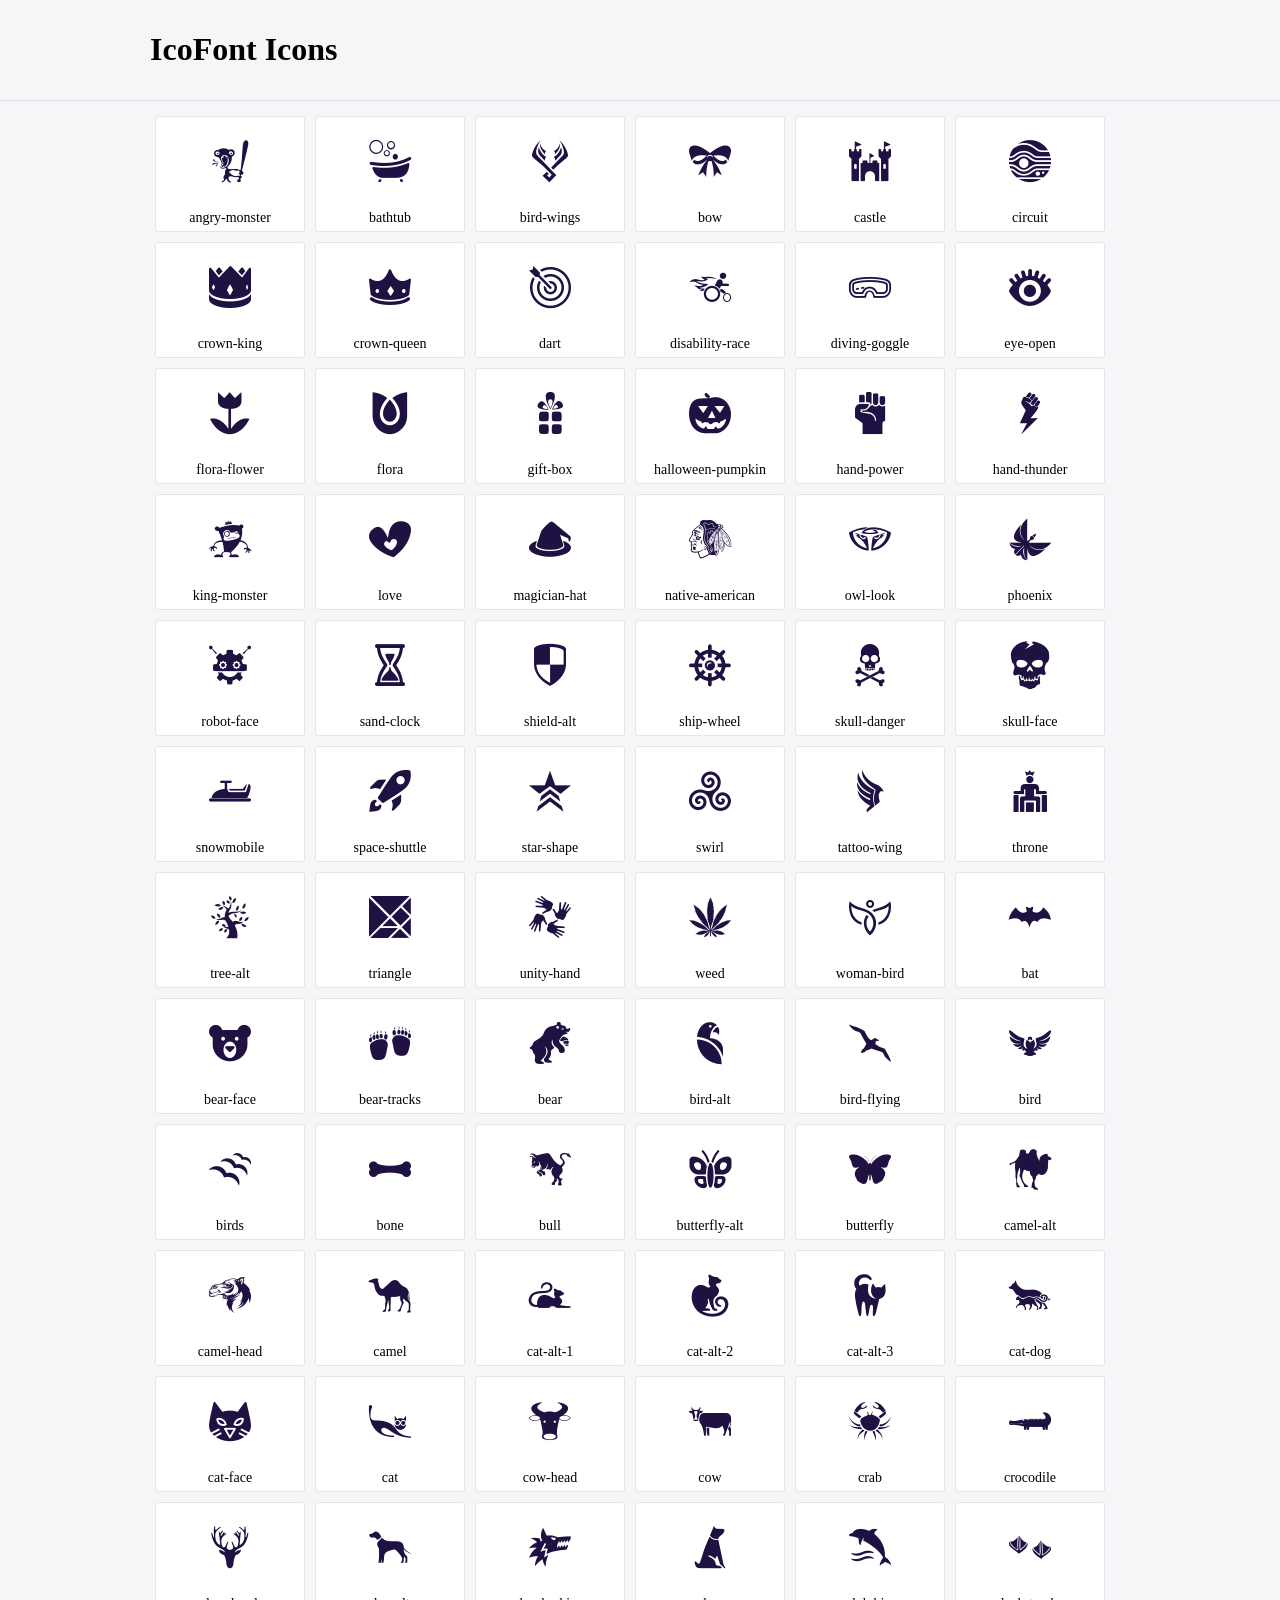
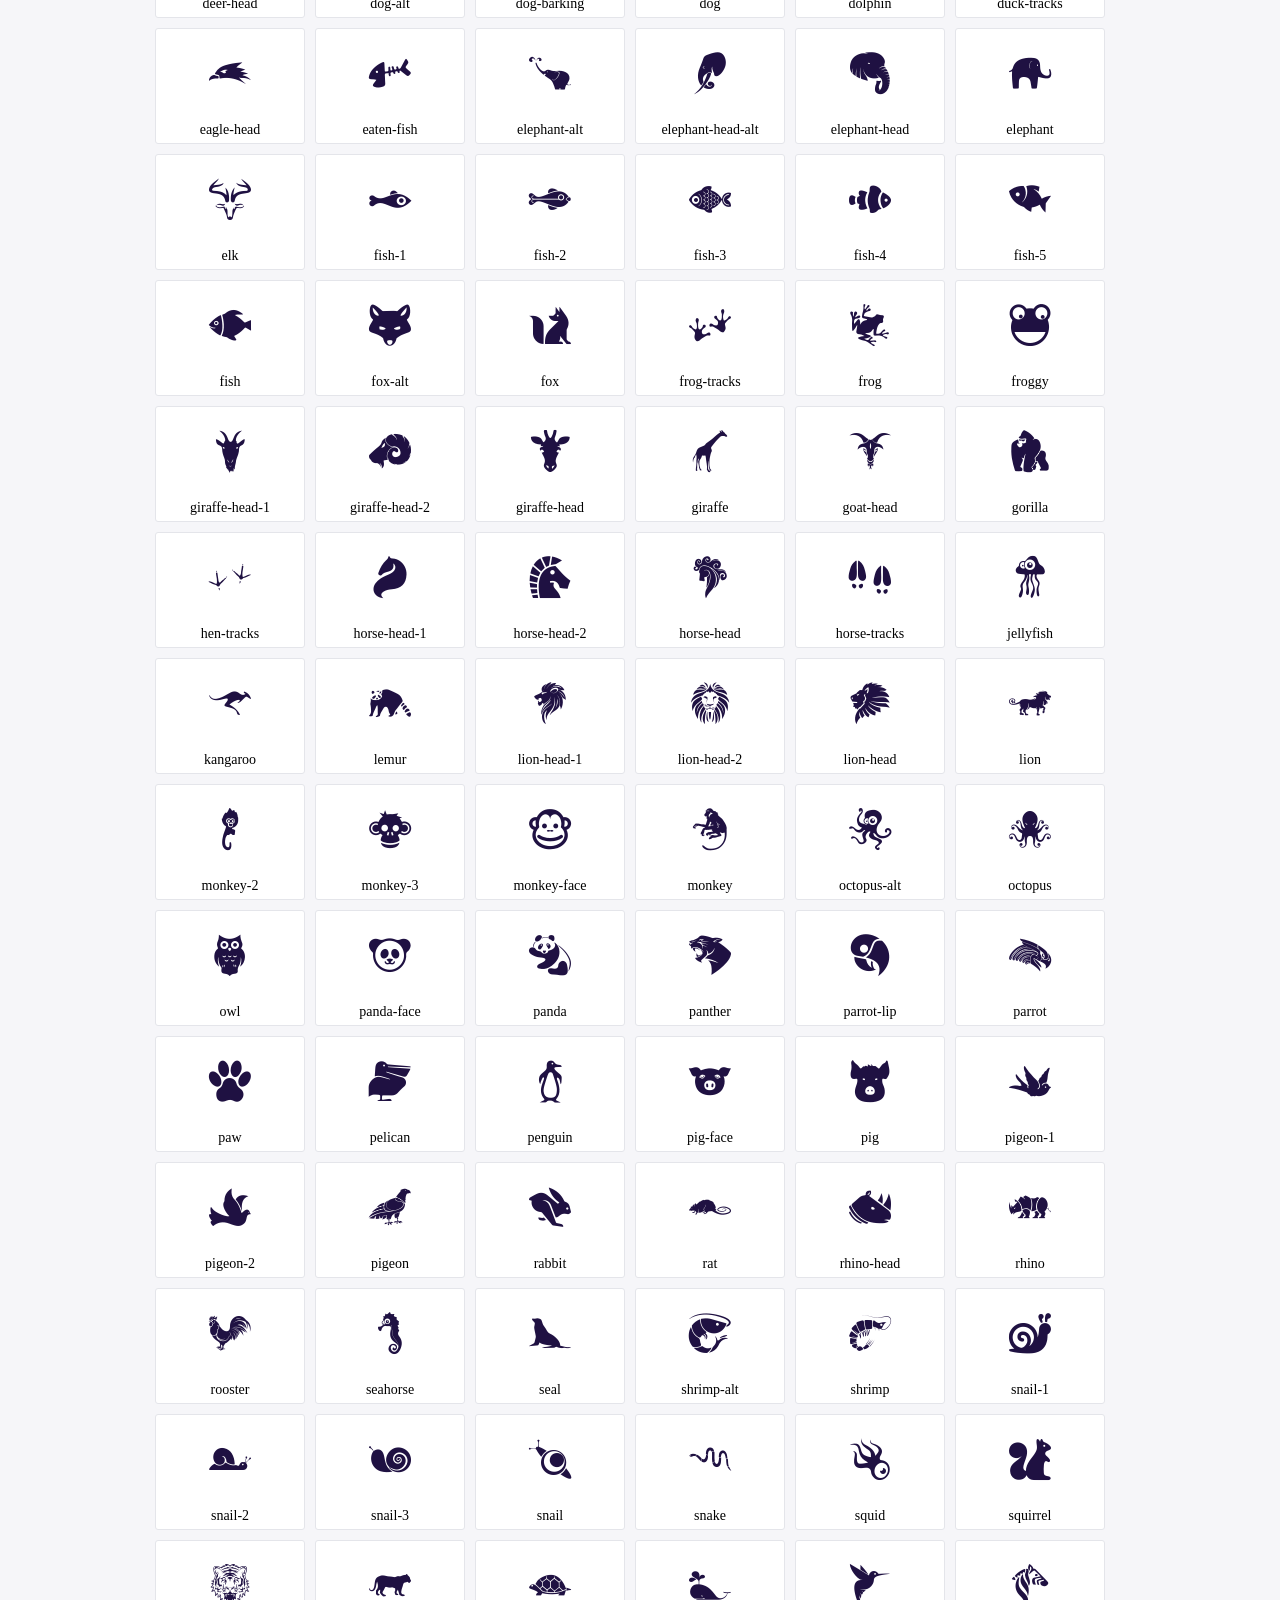
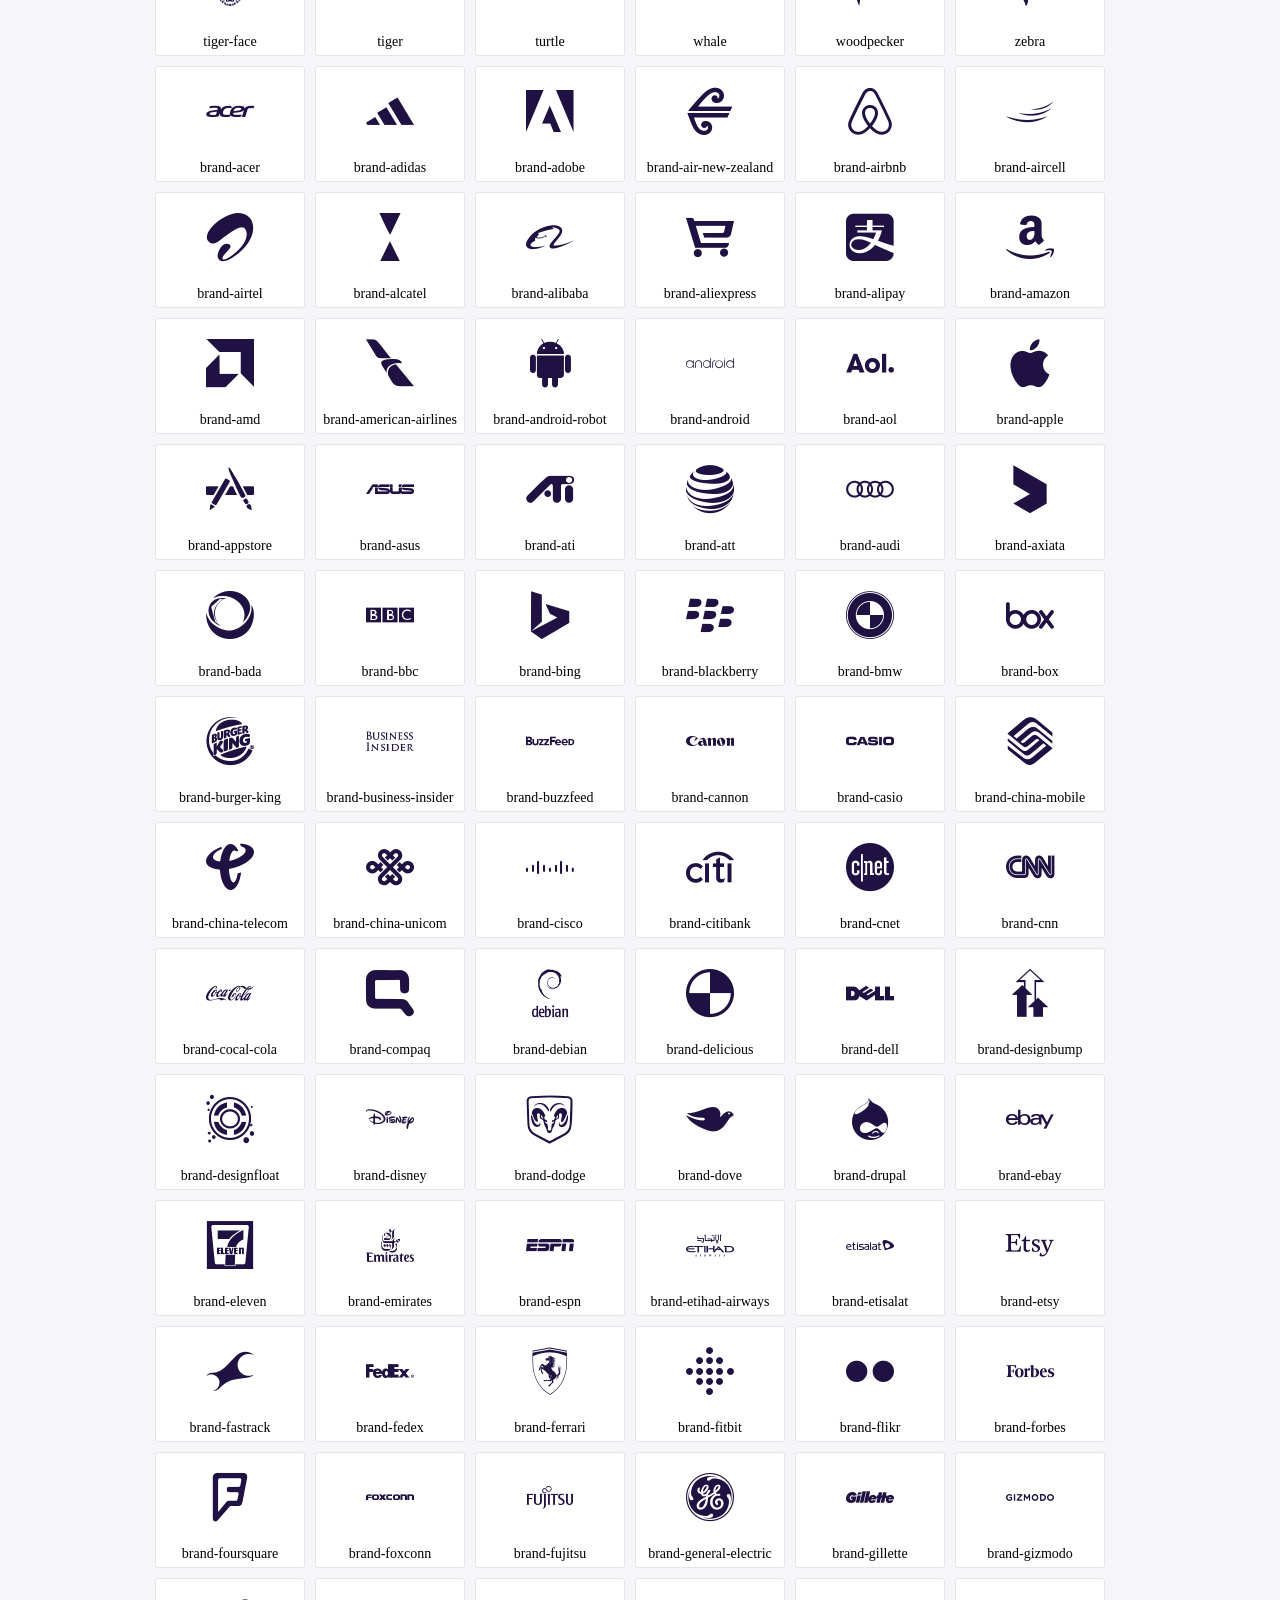
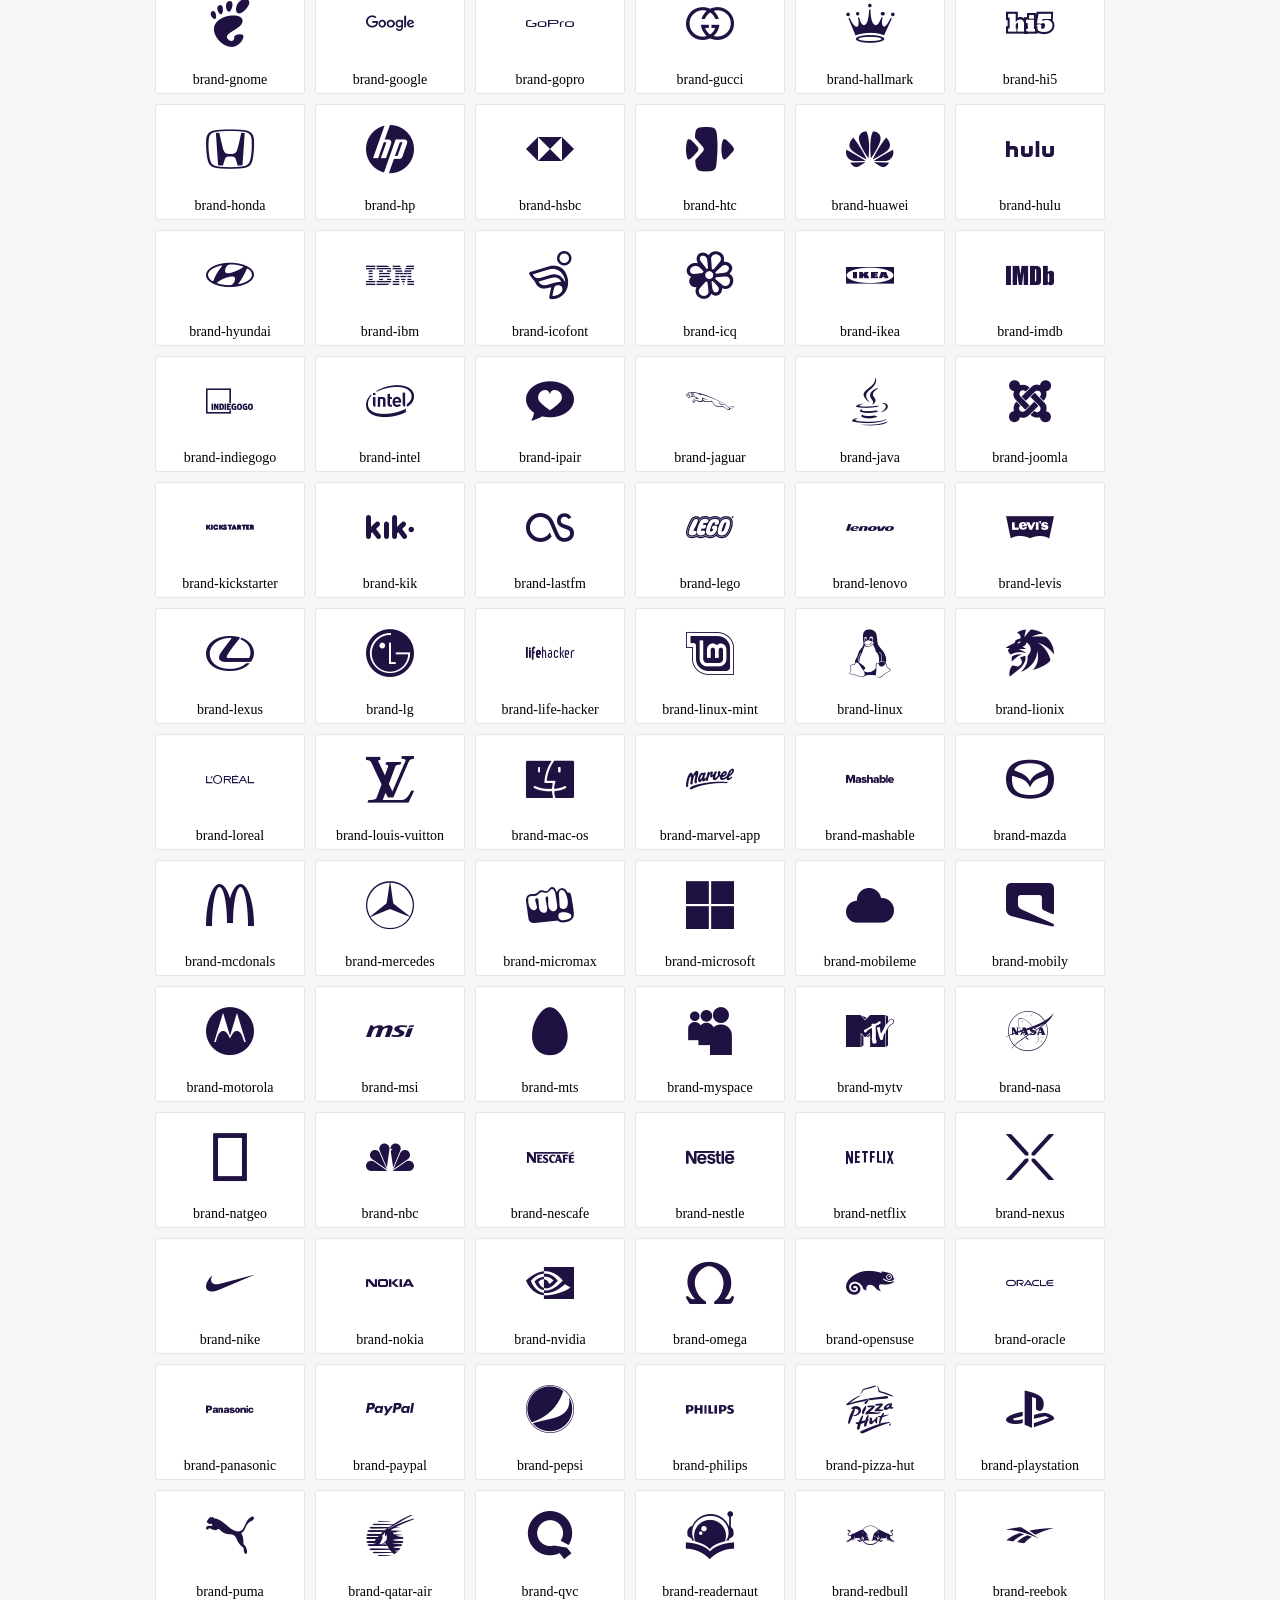
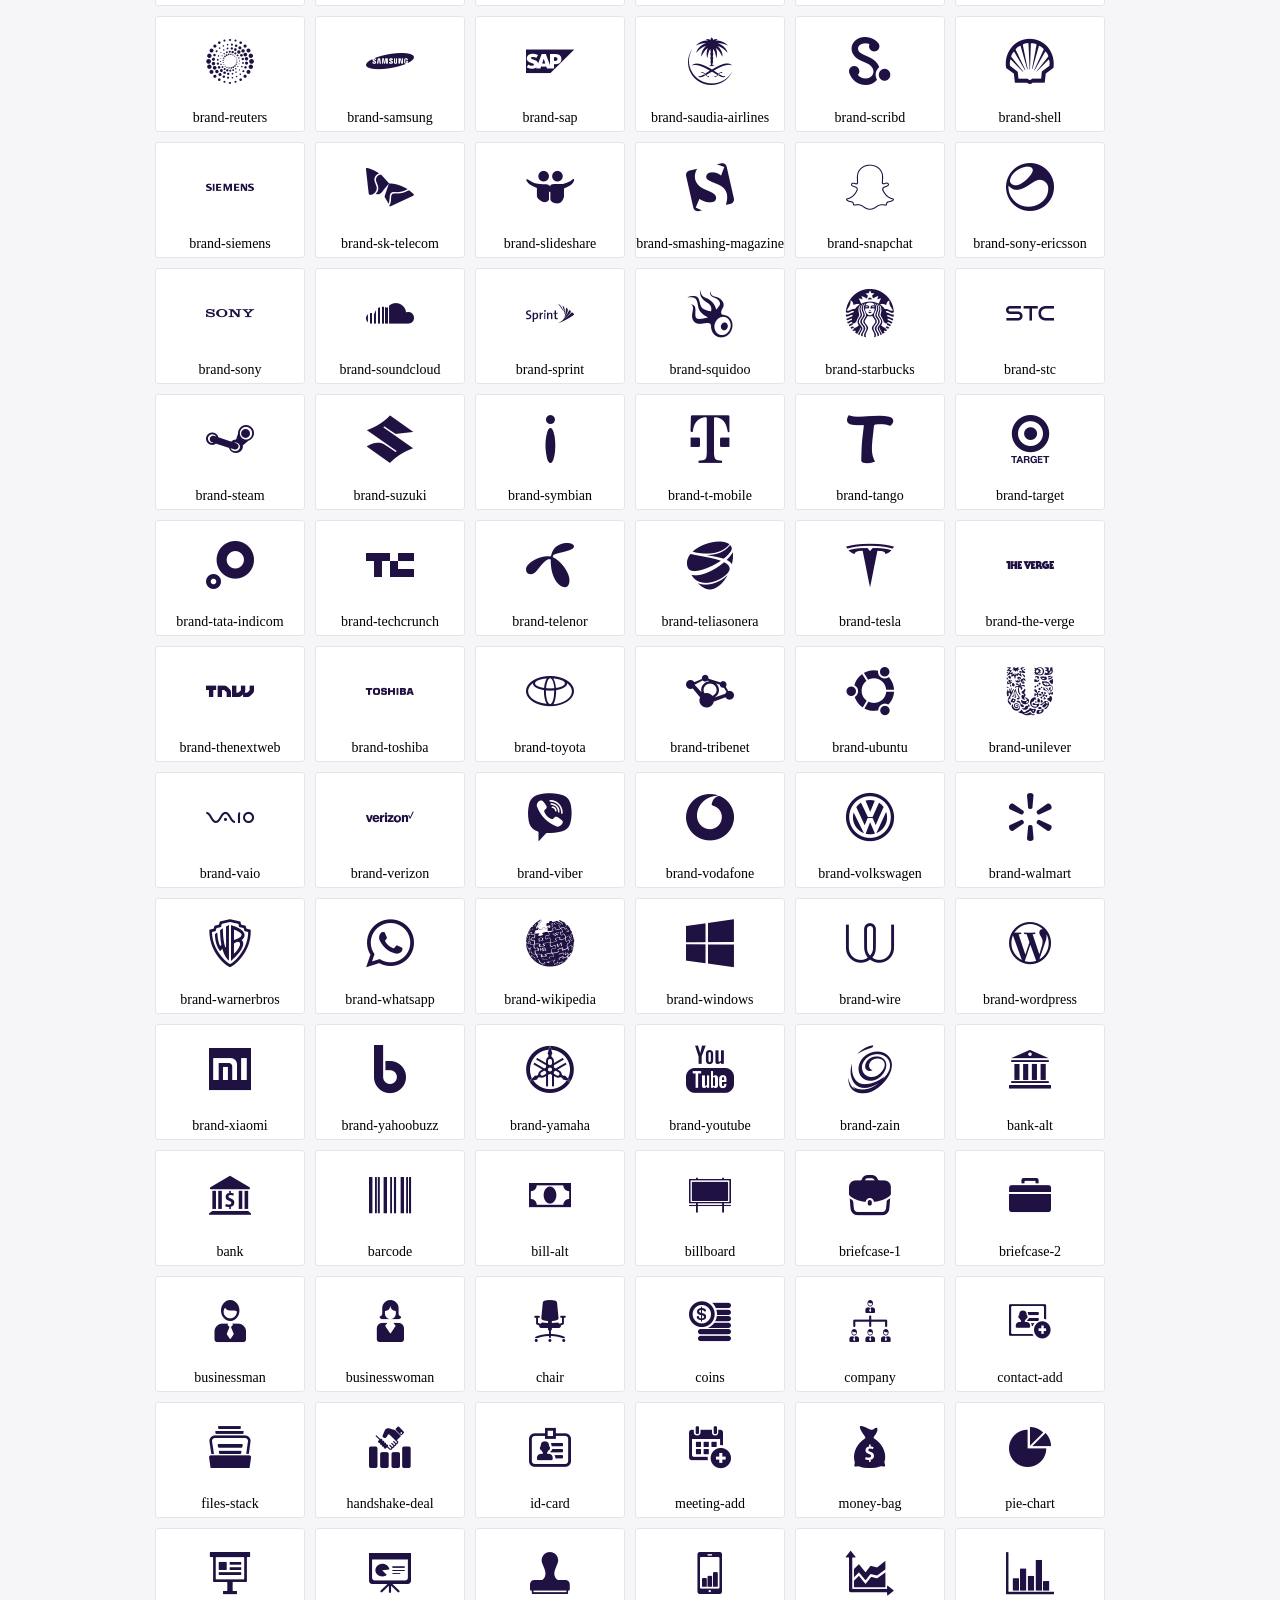
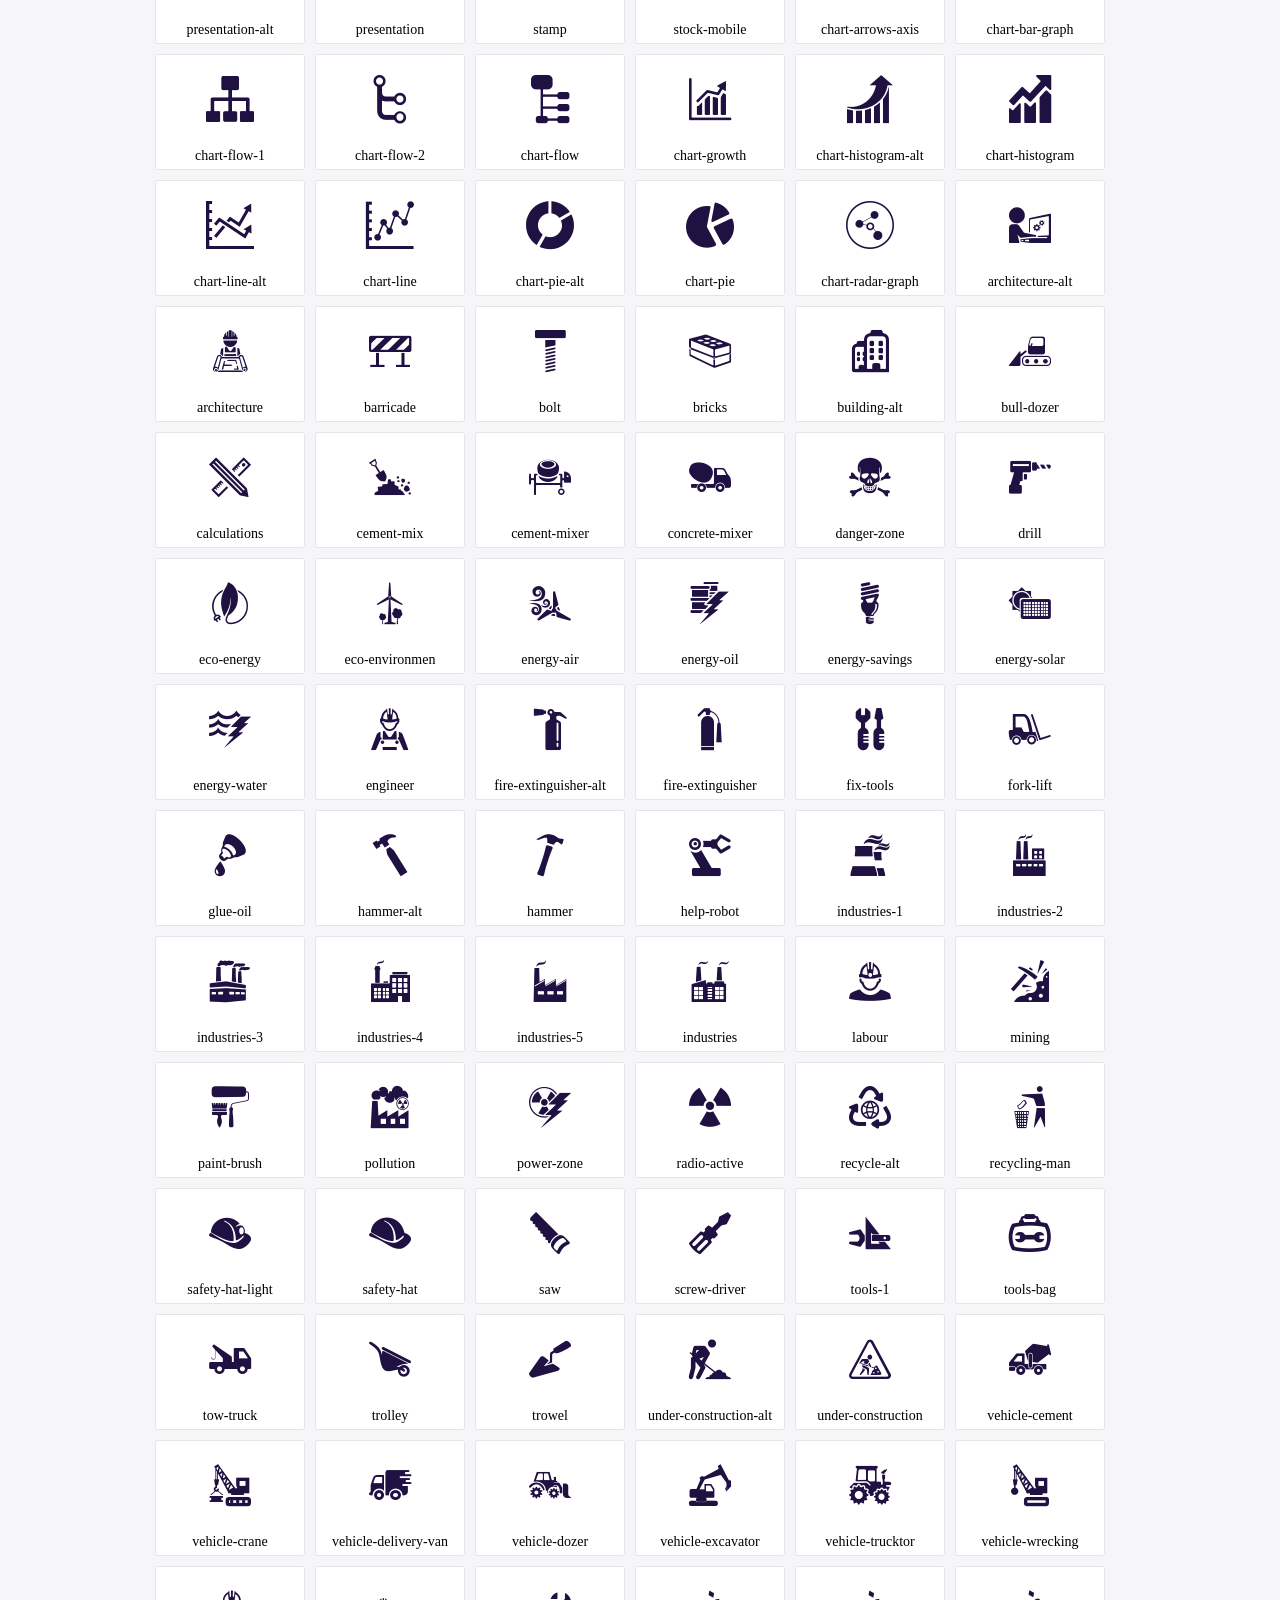
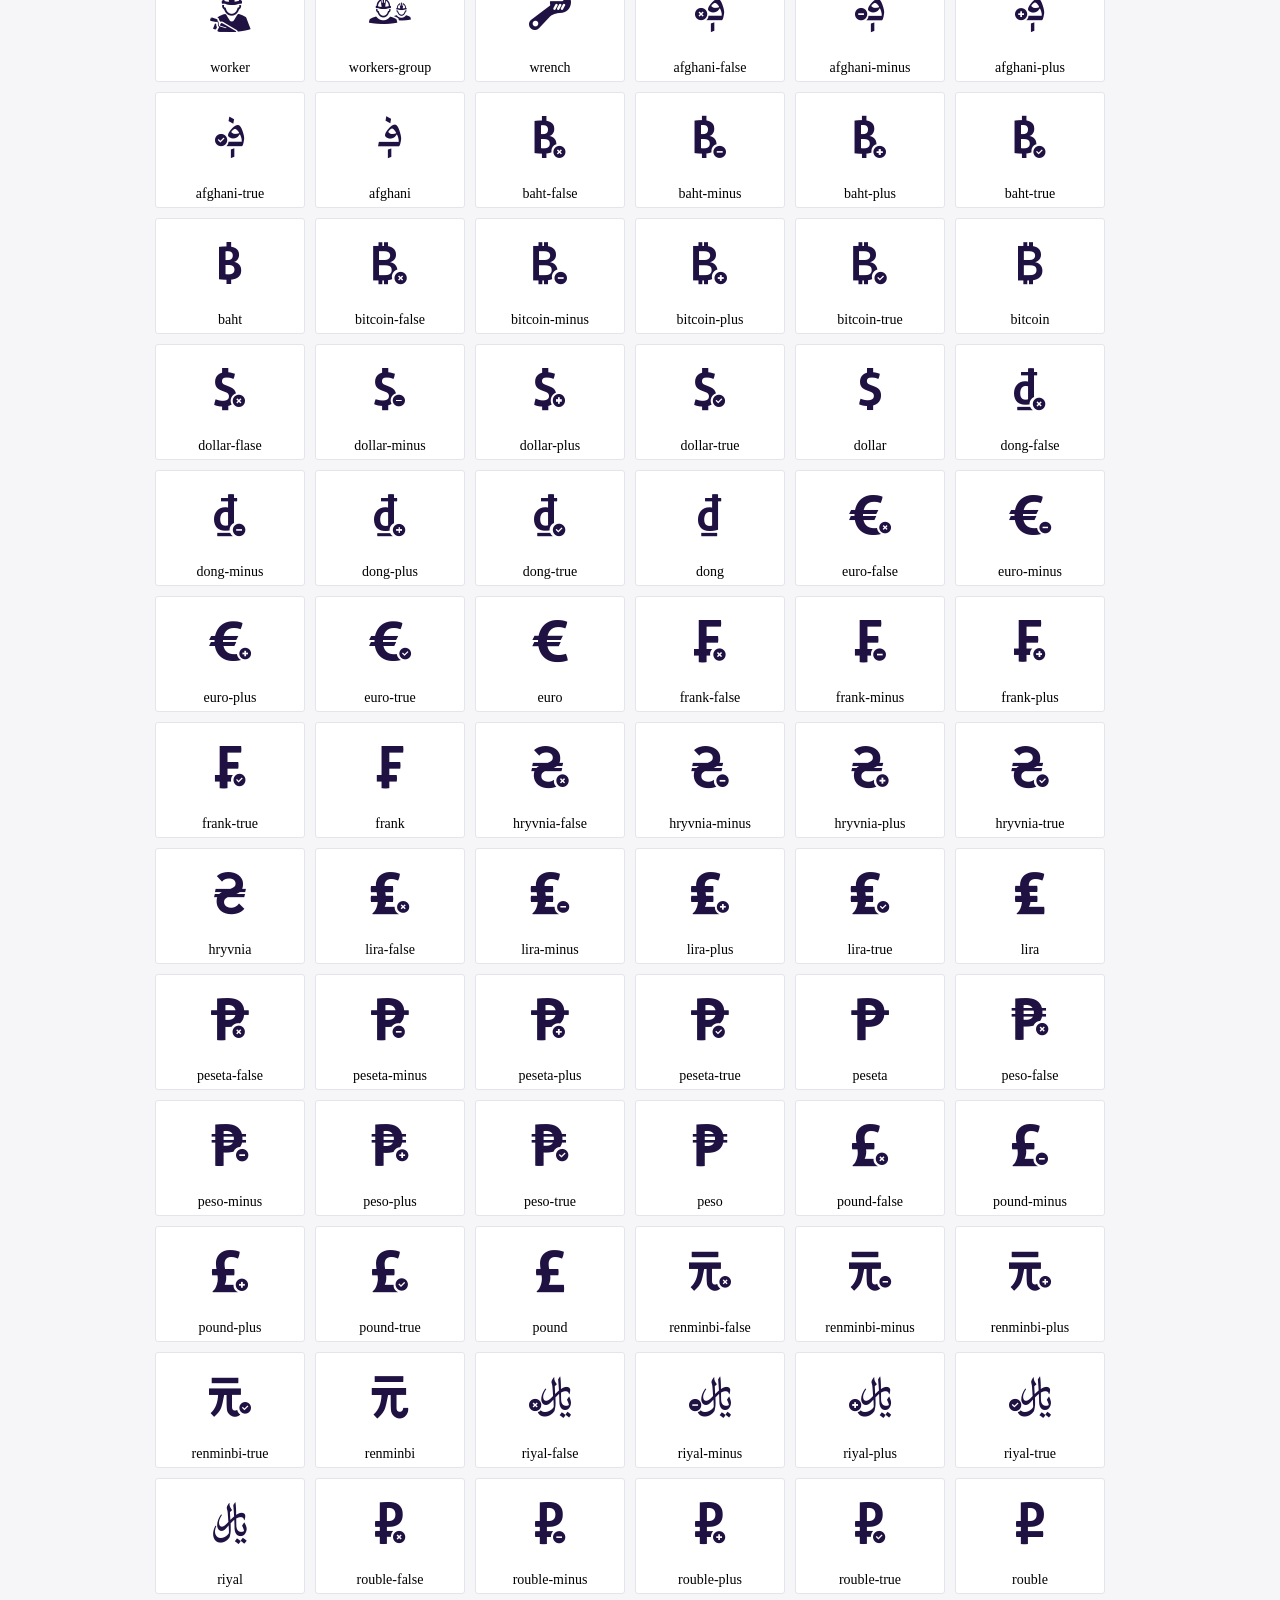
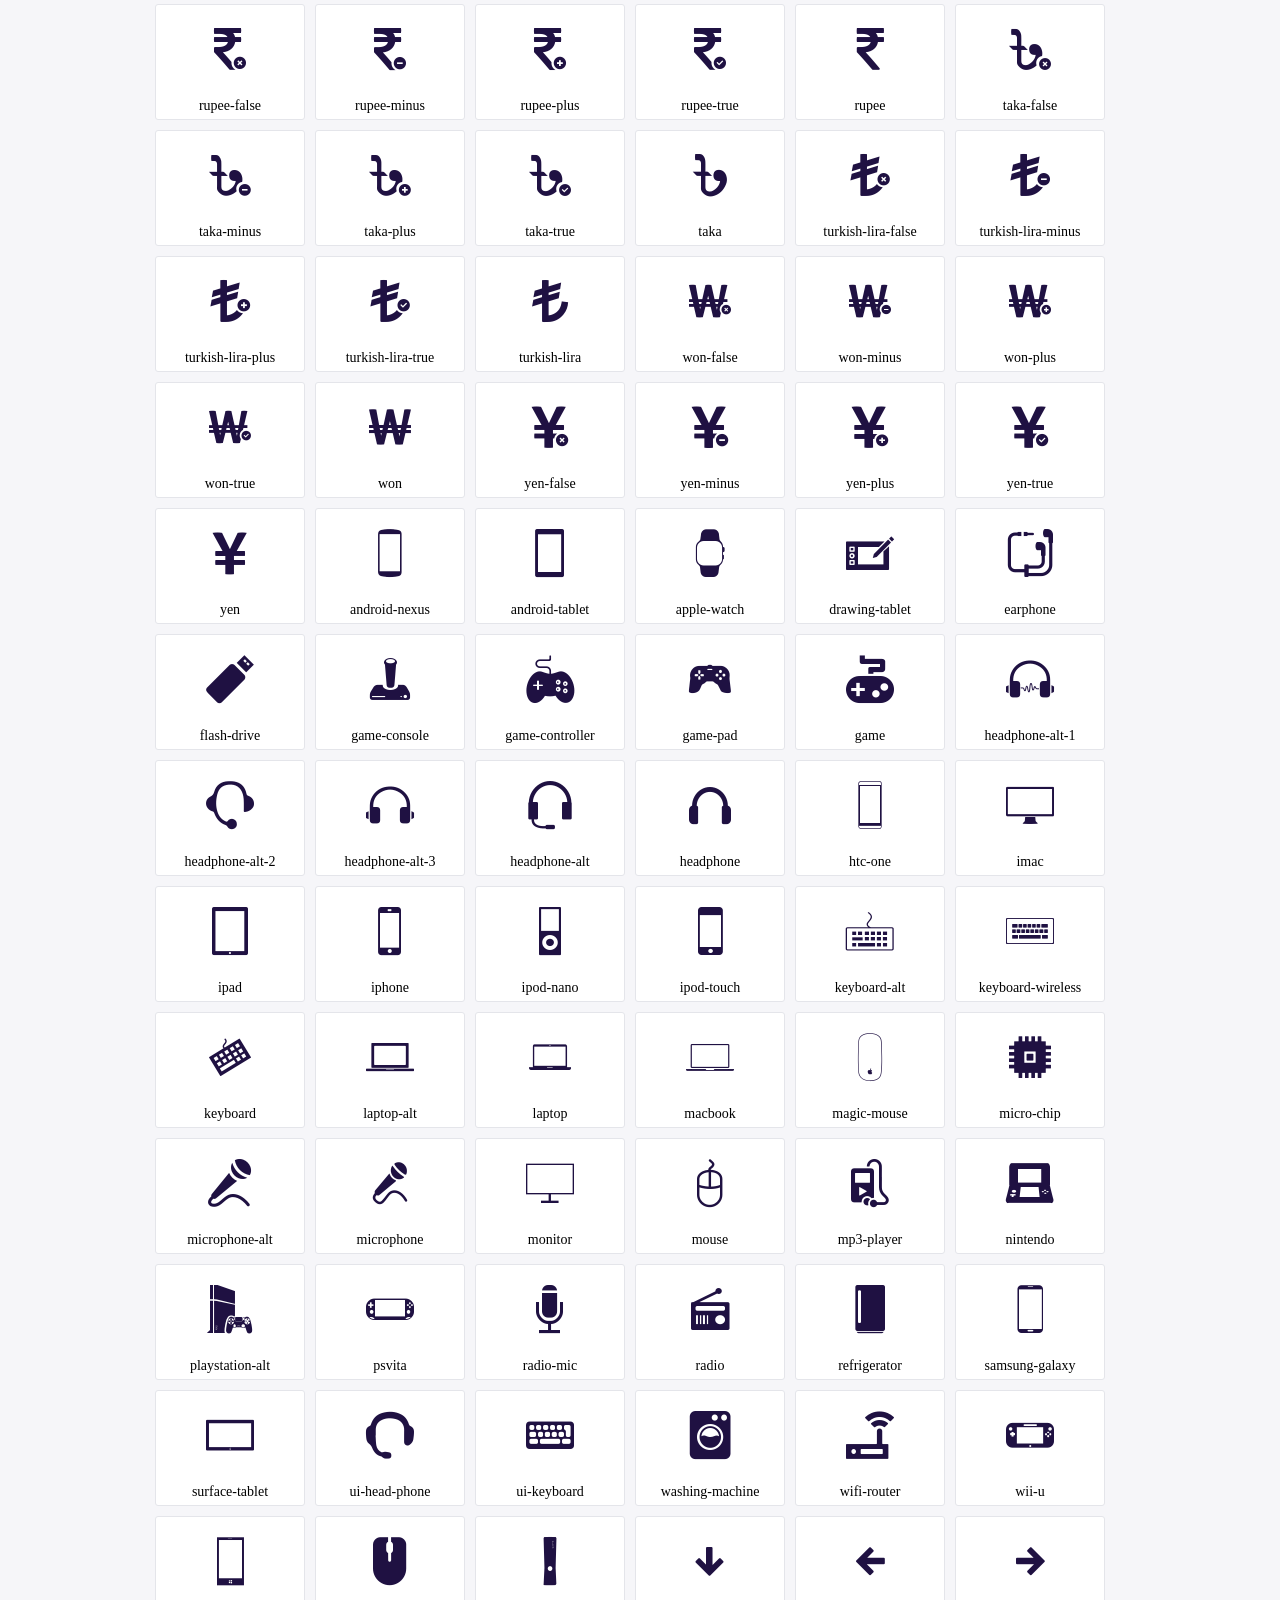
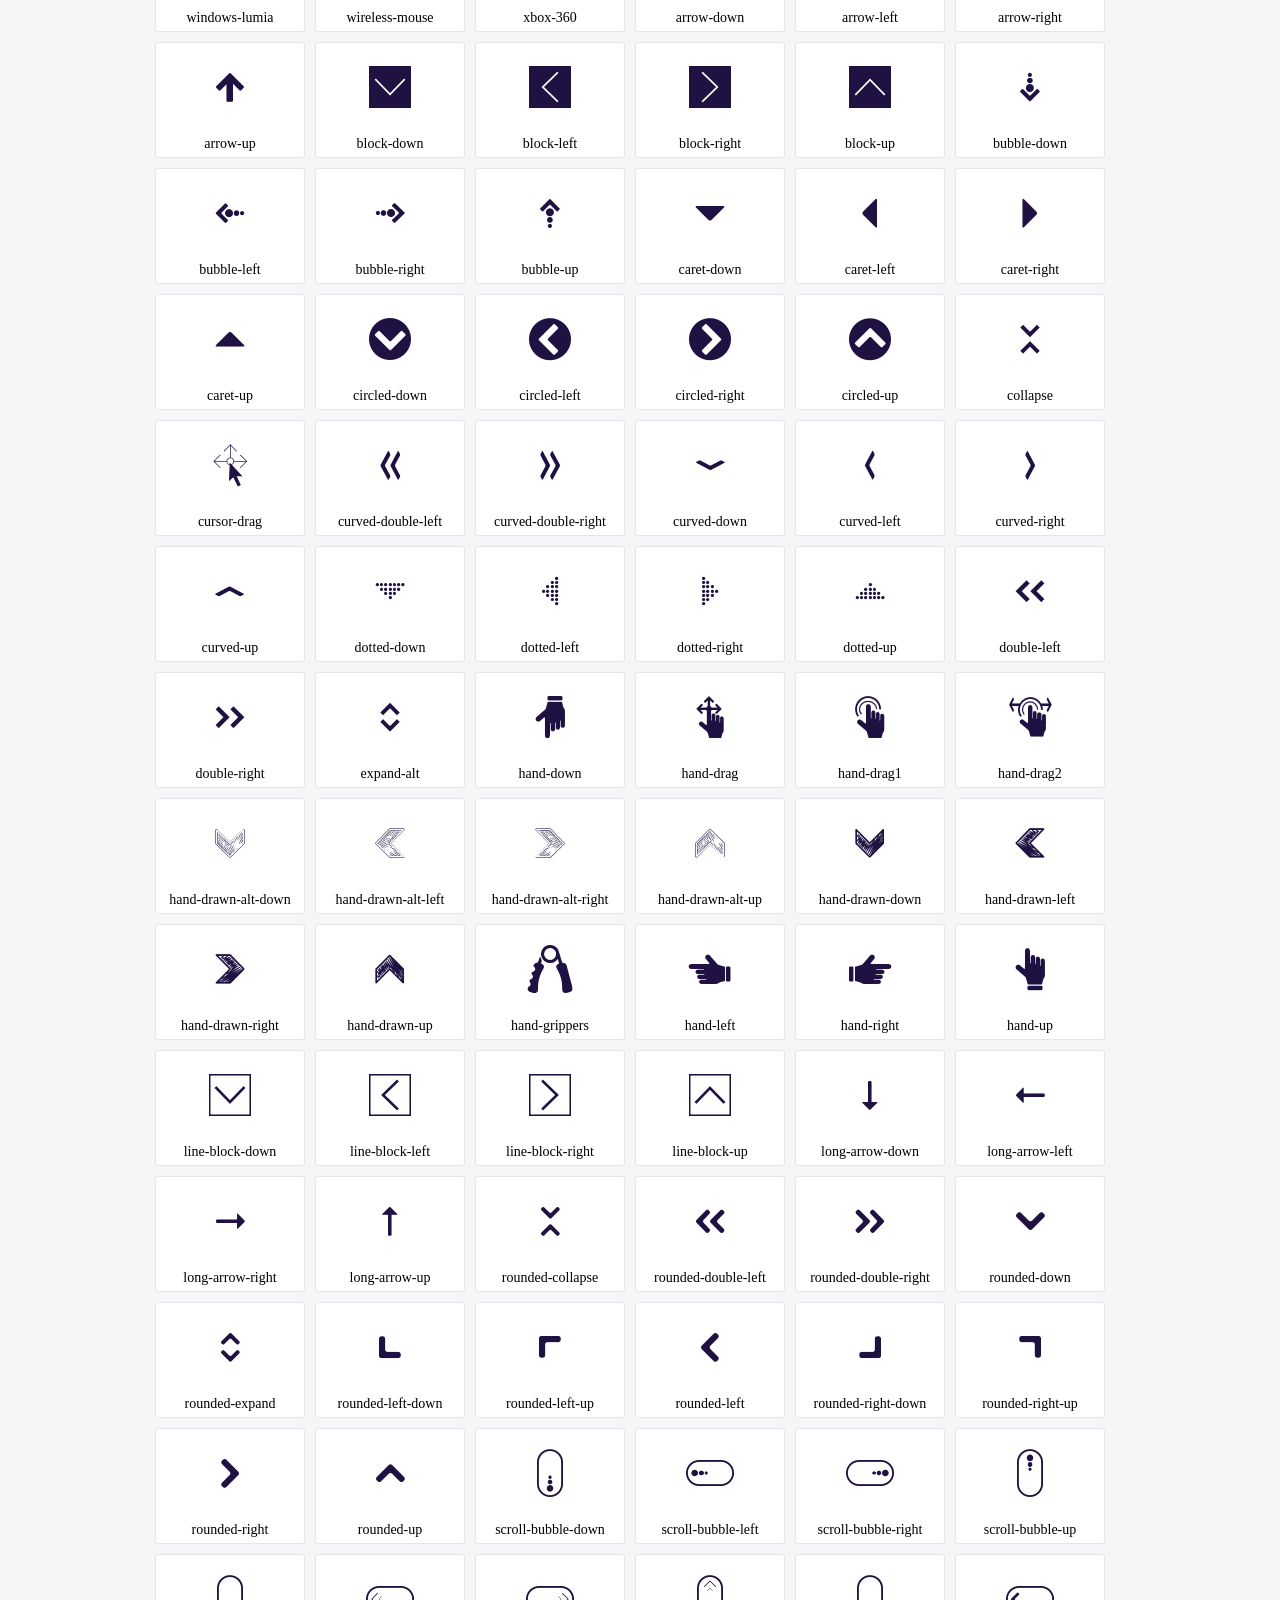
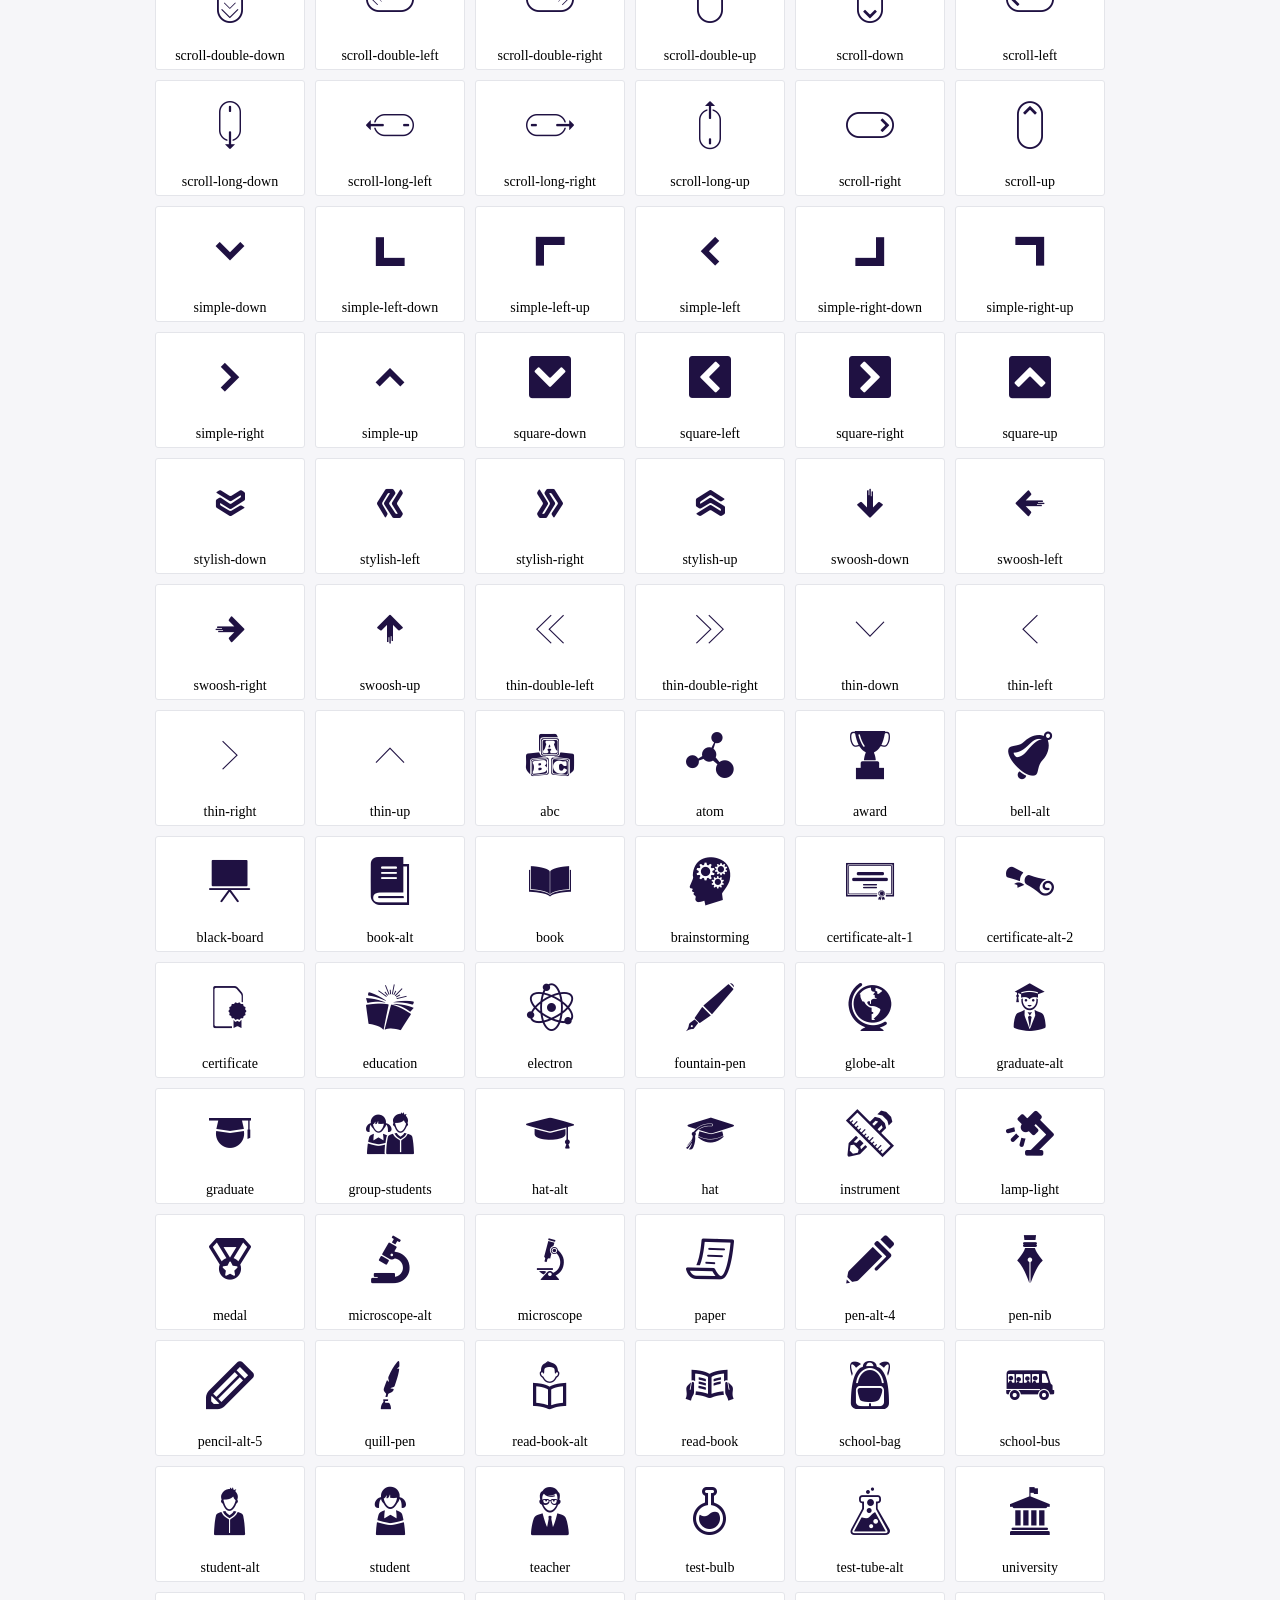
<file: assets/icofont/demo.html>
<!DOCTYPE html>
	<html>
	<head>
		<meta charset="utf-8">
		<title>Examples | IcoFont</title>
		<link rel="stylesheet" type="text/css" href="./icofont.min.css">
		<style type="text/css">
			body {
				margin: 0;
				padding: 0;
				background: #F6F6F9;
			}
			.header {
				border-bottom: 1px solid #DCDCE1;
				padding: 10px 0;
				margin-bottom: 10px;
			}
			.container {
				width: 980px;
				margin: 0 auto;
			}
			.ico-title {
				font-size: 2em;
			}
			.iconlist {
				margin: 0;
				padding: 0;
				list-style: none;
				text-align: center;
				width: 100%;
				display: flex;
				flex-wrap: wrap;
				flex-direction: row;
			}
			.iconlist li {
				position: relative;
				margin: 5px;
				width: 150px;
				cursor: pointer;
			}
			.iconlist li .icon-holder {
				position: relative;
				text-align: center;
				border-radius: 3px;
				overflow: hidden;
				padding-bottom: 5px;
				background: #ffffff;
				border: 1px solid #E4E5EA;
				transition: all 0.2s linear 0s;
			}
			.iconlist li .icon-holder:hover {
				background: #00C3DA;
				color: #ffffff;
			}
			.iconlist li .icon-holder:hover .icon i {
				color: #ffffff;
			}
			.iconlist li .icon-holder .icon {
				padding: 20px;
				text-align: center;
			}
			.iconlist li .icon-holder .icon i {
				font-size: 3em;
				color: #1F1142;
			}
			.iconlist li .icon-holder span {
				font-size: 14px;
				display: block;
				margin-top: 5px;
				border-radius: 3px;
			}
		</style>
	</head>
	<body>
	<div class="header">
		<div class="container">
			<h1 class="ico-title"> IcoFont Icons </h1>
		</div>
	</div>
	<div class="container">
		<ul class="iconlist">
		
		<li>
			<div class="icon-holder">
				<div class="icon"> 
					<i class="icofont-angry-monster"></i>
				</div> 
				<span> angry-monster </span>
			</div>
		</li>
		
		<li>
			<div class="icon-holder">
				<div class="icon"> 
					<i class="icofont-bathtub"></i>
				</div> 
				<span> bathtub </span>
			</div>
		</li>
		
		<li>
			<div class="icon-holder">
				<div class="icon"> 
					<i class="icofont-bird-wings"></i>
				</div> 
				<span> bird-wings </span>
			</div>
		</li>
		
		<li>
			<div class="icon-holder">
				<div class="icon"> 
					<i class="icofont-bow"></i>
				</div> 
				<span> bow </span>
			</div>
		</li>
		
		<li>
			<div class="icon-holder">
				<div class="icon"> 
					<i class="icofont-castle"></i>
				</div> 
				<span> castle </span>
			</div>
		</li>
		
		<li>
			<div class="icon-holder">
				<div class="icon"> 
					<i class="icofont-circuit"></i>
				</div> 
				<span> circuit </span>
			</div>
		</li>
		
		<li>
			<div class="icon-holder">
				<div class="icon"> 
					<i class="icofont-crown-king"></i>
				</div> 
				<span> crown-king </span>
			</div>
		</li>
		
		<li>
			<div class="icon-holder">
				<div class="icon"> 
					<i class="icofont-crown-queen"></i>
				</div> 
				<span> crown-queen </span>
			</div>
		</li>
		
		<li>
			<div class="icon-holder">
				<div class="icon"> 
					<i class="icofont-dart"></i>
				</div> 
				<span> dart </span>
			</div>
		</li>
		
		<li>
			<div class="icon-holder">
				<div class="icon"> 
					<i class="icofont-disability-race"></i>
				</div> 
				<span> disability-race </span>
			</div>
		</li>
		
		<li>
			<div class="icon-holder">
				<div class="icon"> 
					<i class="icofont-diving-goggle"></i>
				</div> 
				<span> diving-goggle </span>
			</div>
		</li>
		
		<li>
			<div class="icon-holder">
				<div class="icon"> 
					<i class="icofont-eye-open"></i>
				</div> 
				<span> eye-open </span>
			</div>
		</li>
		
		<li>
			<div class="icon-holder">
				<div class="icon"> 
					<i class="icofont-flora-flower"></i>
				</div> 
				<span> flora-flower </span>
			</div>
		</li>
		
		<li>
			<div class="icon-holder">
				<div class="icon"> 
					<i class="icofont-flora"></i>
				</div> 
				<span> flora </span>
			</div>
		</li>
		
		<li>
			<div class="icon-holder">
				<div class="icon"> 
					<i class="icofont-gift-box"></i>
				</div> 
				<span> gift-box </span>
			</div>
		</li>
		
		<li>
			<div class="icon-holder">
				<div class="icon"> 
					<i class="icofont-halloween-pumpkin"></i>
				</div> 
				<span> halloween-pumpkin </span>
			</div>
		</li>
		
		<li>
			<div class="icon-holder">
				<div class="icon"> 
					<i class="icofont-hand-power"></i>
				</div> 
				<span> hand-power </span>
			</div>
		</li>
		
		<li>
			<div class="icon-holder">
				<div class="icon"> 
					<i class="icofont-hand-thunder"></i>
				</div> 
				<span> hand-thunder </span>
			</div>
		</li>
		
		<li>
			<div class="icon-holder">
				<div class="icon"> 
					<i class="icofont-king-monster"></i>
				</div> 
				<span> king-monster </span>
			</div>
		</li>
		
		<li>
			<div class="icon-holder">
				<div class="icon"> 
					<i class="icofont-love"></i>
				</div> 
				<span> love </span>
			</div>
		</li>
		
		<li>
			<div class="icon-holder">
				<div class="icon"> 
					<i class="icofont-magician-hat"></i>
				</div> 
				<span> magician-hat </span>
			</div>
		</li>
		
		<li>
			<div class="icon-holder">
				<div class="icon"> 
					<i class="icofont-native-american"></i>
				</div> 
				<span> native-american </span>
			</div>
		</li>
		
		<li>
			<div class="icon-holder">
				<div class="icon"> 
					<i class="icofont-owl-look"></i>
				</div> 
				<span> owl-look </span>
			</div>
		</li>
		
		<li>
			<div class="icon-holder">
				<div class="icon"> 
					<i class="icofont-phoenix"></i>
				</div> 
				<span> phoenix </span>
			</div>
		</li>
		
		<li>
			<div class="icon-holder">
				<div class="icon"> 
					<i class="icofont-robot-face"></i>
				</div> 
				<span> robot-face </span>
			</div>
		</li>
		
		<li>
			<div class="icon-holder">
				<div class="icon"> 
					<i class="icofont-sand-clock"></i>
				</div> 
				<span> sand-clock </span>
			</div>
		</li>
		
		<li>
			<div class="icon-holder">
				<div class="icon"> 
					<i class="icofont-shield-alt"></i>
				</div> 
				<span> shield-alt </span>
			</div>
		</li>
		
		<li>
			<div class="icon-holder">
				<div class="icon"> 
					<i class="icofont-ship-wheel"></i>
				</div> 
				<span> ship-wheel </span>
			</div>
		</li>
		
		<li>
			<div class="icon-holder">
				<div class="icon"> 
					<i class="icofont-skull-danger"></i>
				</div> 
				<span> skull-danger </span>
			</div>
		</li>
		
		<li>
			<div class="icon-holder">
				<div class="icon"> 
					<i class="icofont-skull-face"></i>
				</div> 
				<span> skull-face </span>
			</div>
		</li>
		
		<li>
			<div class="icon-holder">
				<div class="icon"> 
					<i class="icofont-snowmobile"></i>
				</div> 
				<span> snowmobile </span>
			</div>
		</li>
		
		<li>
			<div class="icon-holder">
				<div class="icon"> 
					<i class="icofont-space-shuttle"></i>
				</div> 
				<span> space-shuttle </span>
			</div>
		</li>
		
		<li>
			<div class="icon-holder">
				<div class="icon"> 
					<i class="icofont-star-shape"></i>
				</div> 
				<span> star-shape </span>
			</div>
		</li>
		
		<li>
			<div class="icon-holder">
				<div class="icon"> 
					<i class="icofont-swirl"></i>
				</div> 
				<span> swirl </span>
			</div>
		</li>
		
		<li>
			<div class="icon-holder">
				<div class="icon"> 
					<i class="icofont-tattoo-wing"></i>
				</div> 
				<span> tattoo-wing </span>
			</div>
		</li>
		
		<li>
			<div class="icon-holder">
				<div class="icon"> 
					<i class="icofont-throne"></i>
				</div> 
				<span> throne </span>
			</div>
		</li>
		
		<li>
			<div class="icon-holder">
				<div class="icon"> 
					<i class="icofont-tree-alt"></i>
				</div> 
				<span> tree-alt </span>
			</div>
		</li>
		
		<li>
			<div class="icon-holder">
				<div class="icon"> 
					<i class="icofont-triangle"></i>
				</div> 
				<span> triangle </span>
			</div>
		</li>
		
		<li>
			<div class="icon-holder">
				<div class="icon"> 
					<i class="icofont-unity-hand"></i>
				</div> 
				<span> unity-hand </span>
			</div>
		</li>
		
		<li>
			<div class="icon-holder">
				<div class="icon"> 
					<i class="icofont-weed"></i>
				</div> 
				<span> weed </span>
			</div>
		</li>
		
		<li>
			<div class="icon-holder">
				<div class="icon"> 
					<i class="icofont-woman-bird"></i>
				</div> 
				<span> woman-bird </span>
			</div>
		</li>
		
		<li>
			<div class="icon-holder">
				<div class="icon"> 
					<i class="icofont-bat"></i>
				</div> 
				<span> bat </span>
			</div>
		</li>
		
		<li>
			<div class="icon-holder">
				<div class="icon"> 
					<i class="icofont-bear-face"></i>
				</div> 
				<span> bear-face </span>
			</div>
		</li>
		
		<li>
			<div class="icon-holder">
				<div class="icon"> 
					<i class="icofont-bear-tracks"></i>
				</div> 
				<span> bear-tracks </span>
			</div>
		</li>
		
		<li>
			<div class="icon-holder">
				<div class="icon"> 
					<i class="icofont-bear"></i>
				</div> 
				<span> bear </span>
			</div>
		</li>
		
		<li>
			<div class="icon-holder">
				<div class="icon"> 
					<i class="icofont-bird-alt"></i>
				</div> 
				<span> bird-alt </span>
			</div>
		</li>
		
		<li>
			<div class="icon-holder">
				<div class="icon"> 
					<i class="icofont-bird-flying"></i>
				</div> 
				<span> bird-flying </span>
			</div>
		</li>
		
		<li>
			<div class="icon-holder">
				<div class="icon"> 
					<i class="icofont-bird"></i>
				</div> 
				<span> bird </span>
			</div>
		</li>
		
		<li>
			<div class="icon-holder">
				<div class="icon"> 
					<i class="icofont-birds"></i>
				</div> 
				<span> birds </span>
			</div>
		</li>
		
		<li>
			<div class="icon-holder">
				<div class="icon"> 
					<i class="icofont-bone"></i>
				</div> 
				<span> bone </span>
			</div>
		</li>
		
		<li>
			<div class="icon-holder">
				<div class="icon"> 
					<i class="icofont-bull"></i>
				</div> 
				<span> bull </span>
			</div>
		</li>
		
		<li>
			<div class="icon-holder">
				<div class="icon"> 
					<i class="icofont-butterfly-alt"></i>
				</div> 
				<span> butterfly-alt </span>
			</div>
		</li>
		
		<li>
			<div class="icon-holder">
				<div class="icon"> 
					<i class="icofont-butterfly"></i>
				</div> 
				<span> butterfly </span>
			</div>
		</li>
		
		<li>
			<div class="icon-holder">
				<div class="icon"> 
					<i class="icofont-camel-alt"></i>
				</div> 
				<span> camel-alt </span>
			</div>
		</li>
		
		<li>
			<div class="icon-holder">
				<div class="icon"> 
					<i class="icofont-camel-head"></i>
				</div> 
				<span> camel-head </span>
			</div>
		</li>
		
		<li>
			<div class="icon-holder">
				<div class="icon"> 
					<i class="icofont-camel"></i>
				</div> 
				<span> camel </span>
			</div>
		</li>
		
		<li>
			<div class="icon-holder">
				<div class="icon"> 
					<i class="icofont-cat-alt-1"></i>
				</div> 
				<span> cat-alt-1 </span>
			</div>
		</li>
		
		<li>
			<div class="icon-holder">
				<div class="icon"> 
					<i class="icofont-cat-alt-2"></i>
				</div> 
				<span> cat-alt-2 </span>
			</div>
		</li>
		
		<li>
			<div class="icon-holder">
				<div class="icon"> 
					<i class="icofont-cat-alt-3"></i>
				</div> 
				<span> cat-alt-3 </span>
			</div>
		</li>
		
		<li>
			<div class="icon-holder">
				<div class="icon"> 
					<i class="icofont-cat-dog"></i>
				</div> 
				<span> cat-dog </span>
			</div>
		</li>
		
		<li>
			<div class="icon-holder">
				<div class="icon"> 
					<i class="icofont-cat-face"></i>
				</div> 
				<span> cat-face </span>
			</div>
		</li>
		
		<li>
			<div class="icon-holder">
				<div class="icon"> 
					<i class="icofont-cat"></i>
				</div> 
				<span> cat </span>
			</div>
		</li>
		
		<li>
			<div class="icon-holder">
				<div class="icon"> 
					<i class="icofont-cow-head"></i>
				</div> 
				<span> cow-head </span>
			</div>
		</li>
		
		<li>
			<div class="icon-holder">
				<div class="icon"> 
					<i class="icofont-cow"></i>
				</div> 
				<span> cow </span>
			</div>
		</li>
		
		<li>
			<div class="icon-holder">
				<div class="icon"> 
					<i class="icofont-crab"></i>
				</div> 
				<span> crab </span>
			</div>
		</li>
		
		<li>
			<div class="icon-holder">
				<div class="icon"> 
					<i class="icofont-crocodile"></i>
				</div> 
				<span> crocodile </span>
			</div>
		</li>
		
		<li>
			<div class="icon-holder">
				<div class="icon"> 
					<i class="icofont-deer-head"></i>
				</div> 
				<span> deer-head </span>
			</div>
		</li>
		
		<li>
			<div class="icon-holder">
				<div class="icon"> 
					<i class="icofont-dog-alt"></i>
				</div> 
				<span> dog-alt </span>
			</div>
		</li>
		
		<li>
			<div class="icon-holder">
				<div class="icon"> 
					<i class="icofont-dog-barking"></i>
				</div> 
				<span> dog-barking </span>
			</div>
		</li>
		
		<li>
			<div class="icon-holder">
				<div class="icon"> 
					<i class="icofont-dog"></i>
				</div> 
				<span> dog </span>
			</div>
		</li>
		
		<li>
			<div class="icon-holder">
				<div class="icon"> 
					<i class="icofont-dolphin"></i>
				</div> 
				<span> dolphin </span>
			</div>
		</li>
		
		<li>
			<div class="icon-holder">
				<div class="icon"> 
					<i class="icofont-duck-tracks"></i>
				</div> 
				<span> duck-tracks </span>
			</div>
		</li>
		
		<li>
			<div class="icon-holder">
				<div class="icon"> 
					<i class="icofont-eagle-head"></i>
				</div> 
				<span> eagle-head </span>
			</div>
		</li>
		
		<li>
			<div class="icon-holder">
				<div class="icon"> 
					<i class="icofont-eaten-fish"></i>
				</div> 
				<span> eaten-fish </span>
			</div>
		</li>
		
		<li>
			<div class="icon-holder">
				<div class="icon"> 
					<i class="icofont-elephant-alt"></i>
				</div> 
				<span> elephant-alt </span>
			</div>
		</li>
		
		<li>
			<div class="icon-holder">
				<div class="icon"> 
					<i class="icofont-elephant-head-alt"></i>
				</div> 
				<span> elephant-head-alt </span>
			</div>
		</li>
		
		<li>
			<div class="icon-holder">
				<div class="icon"> 
					<i class="icofont-elephant-head"></i>
				</div> 
				<span> elephant-head </span>
			</div>
		</li>
		
		<li>
			<div class="icon-holder">
				<div class="icon"> 
					<i class="icofont-elephant"></i>
				</div> 
				<span> elephant </span>
			</div>
		</li>
		
		<li>
			<div class="icon-holder">
				<div class="icon"> 
					<i class="icofont-elk"></i>
				</div> 
				<span> elk </span>
			</div>
		</li>
		
		<li>
			<div class="icon-holder">
				<div class="icon"> 
					<i class="icofont-fish-1"></i>
				</div> 
				<span> fish-1 </span>
			</div>
		</li>
		
		<li>
			<div class="icon-holder">
				<div class="icon"> 
					<i class="icofont-fish-2"></i>
				</div> 
				<span> fish-2 </span>
			</div>
		</li>
		
		<li>
			<div class="icon-holder">
				<div class="icon"> 
					<i class="icofont-fish-3"></i>
				</div> 
				<span> fish-3 </span>
			</div>
		</li>
		
		<li>
			<div class="icon-holder">
				<div class="icon"> 
					<i class="icofont-fish-4"></i>
				</div> 
				<span> fish-4 </span>
			</div>
		</li>
		
		<li>
			<div class="icon-holder">
				<div class="icon"> 
					<i class="icofont-fish-5"></i>
				</div> 
				<span> fish-5 </span>
			</div>
		</li>
		
		<li>
			<div class="icon-holder">
				<div class="icon"> 
					<i class="icofont-fish"></i>
				</div> 
				<span> fish </span>
			</div>
		</li>
		
		<li>
			<div class="icon-holder">
				<div class="icon"> 
					<i class="icofont-fox-alt"></i>
				</div> 
				<span> fox-alt </span>
			</div>
		</li>
		
		<li>
			<div class="icon-holder">
				<div class="icon"> 
					<i class="icofont-fox"></i>
				</div> 
				<span> fox </span>
			</div>
		</li>
		
		<li>
			<div class="icon-holder">
				<div class="icon"> 
					<i class="icofont-frog-tracks"></i>
				</div> 
				<span> frog-tracks </span>
			</div>
		</li>
		
		<li>
			<div class="icon-holder">
				<div class="icon"> 
					<i class="icofont-frog"></i>
				</div> 
				<span> frog </span>
			</div>
		</li>
		
		<li>
			<div class="icon-holder">
				<div class="icon"> 
					<i class="icofont-froggy"></i>
				</div> 
				<span> froggy </span>
			</div>
		</li>
		
		<li>
			<div class="icon-holder">
				<div class="icon"> 
					<i class="icofont-giraffe-head-1"></i>
				</div> 
				<span> giraffe-head-1 </span>
			</div>
		</li>
		
		<li>
			<div class="icon-holder">
				<div class="icon"> 
					<i class="icofont-giraffe-head-2"></i>
				</div> 
				<span> giraffe-head-2 </span>
			</div>
		</li>
		
		<li>
			<div class="icon-holder">
				<div class="icon"> 
					<i class="icofont-giraffe-head"></i>
				</div> 
				<span> giraffe-head </span>
			</div>
		</li>
		
		<li>
			<div class="icon-holder">
				<div class="icon"> 
					<i class="icofont-giraffe"></i>
				</div> 
				<span> giraffe </span>
			</div>
		</li>
		
		<li>
			<div class="icon-holder">
				<div class="icon"> 
					<i class="icofont-goat-head"></i>
				</div> 
				<span> goat-head </span>
			</div>
		</li>
		
		<li>
			<div class="icon-holder">
				<div class="icon"> 
					<i class="icofont-gorilla"></i>
				</div> 
				<span> gorilla </span>
			</div>
		</li>
		
		<li>
			<div class="icon-holder">
				<div class="icon"> 
					<i class="icofont-hen-tracks"></i>
				</div> 
				<span> hen-tracks </span>
			</div>
		</li>
		
		<li>
			<div class="icon-holder">
				<div class="icon"> 
					<i class="icofont-horse-head-1"></i>
				</div> 
				<span> horse-head-1 </span>
			</div>
		</li>
		
		<li>
			<div class="icon-holder">
				<div class="icon"> 
					<i class="icofont-horse-head-2"></i>
				</div> 
				<span> horse-head-2 </span>
			</div>
		</li>
		
		<li>
			<div class="icon-holder">
				<div class="icon"> 
					<i class="icofont-horse-head"></i>
				</div> 
				<span> horse-head </span>
			</div>
		</li>
		
		<li>
			<div class="icon-holder">
				<div class="icon"> 
					<i class="icofont-horse-tracks"></i>
				</div> 
				<span> horse-tracks </span>
			</div>
		</li>
		
		<li>
			<div class="icon-holder">
				<div class="icon"> 
					<i class="icofont-jellyfish"></i>
				</div> 
				<span> jellyfish </span>
			</div>
		</li>
		
		<li>
			<div class="icon-holder">
				<div class="icon"> 
					<i class="icofont-kangaroo"></i>
				</div> 
				<span> kangaroo </span>
			</div>
		</li>
		
		<li>
			<div class="icon-holder">
				<div class="icon"> 
					<i class="icofont-lemur"></i>
				</div> 
				<span> lemur </span>
			</div>
		</li>
		
		<li>
			<div class="icon-holder">
				<div class="icon"> 
					<i class="icofont-lion-head-1"></i>
				</div> 
				<span> lion-head-1 </span>
			</div>
		</li>
		
		<li>
			<div class="icon-holder">
				<div class="icon"> 
					<i class="icofont-lion-head-2"></i>
				</div> 
				<span> lion-head-2 </span>
			</div>
		</li>
		
		<li>
			<div class="icon-holder">
				<div class="icon"> 
					<i class="icofont-lion-head"></i>
				</div> 
				<span> lion-head </span>
			</div>
		</li>
		
		<li>
			<div class="icon-holder">
				<div class="icon"> 
					<i class="icofont-lion"></i>
				</div> 
				<span> lion </span>
			</div>
		</li>
		
		<li>
			<div class="icon-holder">
				<div class="icon"> 
					<i class="icofont-monkey-2"></i>
				</div> 
				<span> monkey-2 </span>
			</div>
		</li>
		
		<li>
			<div class="icon-holder">
				<div class="icon"> 
					<i class="icofont-monkey-3"></i>
				</div> 
				<span> monkey-3 </span>
			</div>
		</li>
		
		<li>
			<div class="icon-holder">
				<div class="icon"> 
					<i class="icofont-monkey-face"></i>
				</div> 
				<span> monkey-face </span>
			</div>
		</li>
		
		<li>
			<div class="icon-holder">
				<div class="icon"> 
					<i class="icofont-monkey"></i>
				</div> 
				<span> monkey </span>
			</div>
		</li>
		
		<li>
			<div class="icon-holder">
				<div class="icon"> 
					<i class="icofont-octopus-alt"></i>
				</div> 
				<span> octopus-alt </span>
			</div>
		</li>
		
		<li>
			<div class="icon-holder">
				<div class="icon"> 
					<i class="icofont-octopus"></i>
				</div> 
				<span> octopus </span>
			</div>
		</li>
		
		<li>
			<div class="icon-holder">
				<div class="icon"> 
					<i class="icofont-owl"></i>
				</div> 
				<span> owl </span>
			</div>
		</li>
		
		<li>
			<div class="icon-holder">
				<div class="icon"> 
					<i class="icofont-panda-face"></i>
				</div> 
				<span> panda-face </span>
			</div>
		</li>
		
		<li>
			<div class="icon-holder">
				<div class="icon"> 
					<i class="icofont-panda"></i>
				</div> 
				<span> panda </span>
			</div>
		</li>
		
		<li>
			<div class="icon-holder">
				<div class="icon"> 
					<i class="icofont-panther"></i>
				</div> 
				<span> panther </span>
			</div>
		</li>
		
		<li>
			<div class="icon-holder">
				<div class="icon"> 
					<i class="icofont-parrot-lip"></i>
				</div> 
				<span> parrot-lip </span>
			</div>
		</li>
		
		<li>
			<div class="icon-holder">
				<div class="icon"> 
					<i class="icofont-parrot"></i>
				</div> 
				<span> parrot </span>
			</div>
		</li>
		
		<li>
			<div class="icon-holder">
				<div class="icon"> 
					<i class="icofont-paw"></i>
				</div> 
				<span> paw </span>
			</div>
		</li>
		
		<li>
			<div class="icon-holder">
				<div class="icon"> 
					<i class="icofont-pelican"></i>
				</div> 
				<span> pelican </span>
			</div>
		</li>
		
		<li>
			<div class="icon-holder">
				<div class="icon"> 
					<i class="icofont-penguin"></i>
				</div> 
				<span> penguin </span>
			</div>
		</li>
		
		<li>
			<div class="icon-holder">
				<div class="icon"> 
					<i class="icofont-pig-face"></i>
				</div> 
				<span> pig-face </span>
			</div>
		</li>
		
		<li>
			<div class="icon-holder">
				<div class="icon"> 
					<i class="icofont-pig"></i>
				</div> 
				<span> pig </span>
			</div>
		</li>
		
		<li>
			<div class="icon-holder">
				<div class="icon"> 
					<i class="icofont-pigeon-1"></i>
				</div> 
				<span> pigeon-1 </span>
			</div>
		</li>
		
		<li>
			<div class="icon-holder">
				<div class="icon"> 
					<i class="icofont-pigeon-2"></i>
				</div> 
				<span> pigeon-2 </span>
			</div>
		</li>
		
		<li>
			<div class="icon-holder">
				<div class="icon"> 
					<i class="icofont-pigeon"></i>
				</div> 
				<span> pigeon </span>
			</div>
		</li>
		
		<li>
			<div class="icon-holder">
				<div class="icon"> 
					<i class="icofont-rabbit"></i>
				</div> 
				<span> rabbit </span>
			</div>
		</li>
		
		<li>
			<div class="icon-holder">
				<div class="icon"> 
					<i class="icofont-rat"></i>
				</div> 
				<span> rat </span>
			</div>
		</li>
		
		<li>
			<div class="icon-holder">
				<div class="icon"> 
					<i class="icofont-rhino-head"></i>
				</div> 
				<span> rhino-head </span>
			</div>
		</li>
		
		<li>
			<div class="icon-holder">
				<div class="icon"> 
					<i class="icofont-rhino"></i>
				</div> 
				<span> rhino </span>
			</div>
		</li>
		
		<li>
			<div class="icon-holder">
				<div class="icon"> 
					<i class="icofont-rooster"></i>
				</div> 
				<span> rooster </span>
			</div>
		</li>
		
		<li>
			<div class="icon-holder">
				<div class="icon"> 
					<i class="icofont-seahorse"></i>
				</div> 
				<span> seahorse </span>
			</div>
		</li>
		
		<li>
			<div class="icon-holder">
				<div class="icon"> 
					<i class="icofont-seal"></i>
				</div> 
				<span> seal </span>
			</div>
		</li>
		
		<li>
			<div class="icon-holder">
				<div class="icon"> 
					<i class="icofont-shrimp-alt"></i>
				</div> 
				<span> shrimp-alt </span>
			</div>
		</li>
		
		<li>
			<div class="icon-holder">
				<div class="icon"> 
					<i class="icofont-shrimp"></i>
				</div> 
				<span> shrimp </span>
			</div>
		</li>
		
		<li>
			<div class="icon-holder">
				<div class="icon"> 
					<i class="icofont-snail-1"></i>
				</div> 
				<span> snail-1 </span>
			</div>
		</li>
		
		<li>
			<div class="icon-holder">
				<div class="icon"> 
					<i class="icofont-snail-2"></i>
				</div> 
				<span> snail-2 </span>
			</div>
		</li>
		
		<li>
			<div class="icon-holder">
				<div class="icon"> 
					<i class="icofont-snail-3"></i>
				</div> 
				<span> snail-3 </span>
			</div>
		</li>
		
		<li>
			<div class="icon-holder">
				<div class="icon"> 
					<i class="icofont-snail"></i>
				</div> 
				<span> snail </span>
			</div>
		</li>
		
		<li>
			<div class="icon-holder">
				<div class="icon"> 
					<i class="icofont-snake"></i>
				</div> 
				<span> snake </span>
			</div>
		</li>
		
		<li>
			<div class="icon-holder">
				<div class="icon"> 
					<i class="icofont-squid"></i>
				</div> 
				<span> squid </span>
			</div>
		</li>
		
		<li>
			<div class="icon-holder">
				<div class="icon"> 
					<i class="icofont-squirrel"></i>
				</div> 
				<span> squirrel </span>
			</div>
		</li>
		
		<li>
			<div class="icon-holder">
				<div class="icon"> 
					<i class="icofont-tiger-face"></i>
				</div> 
				<span> tiger-face </span>
			</div>
		</li>
		
		<li>
			<div class="icon-holder">
				<div class="icon"> 
					<i class="icofont-tiger"></i>
				</div> 
				<span> tiger </span>
			</div>
		</li>
		
		<li>
			<div class="icon-holder">
				<div class="icon"> 
					<i class="icofont-turtle"></i>
				</div> 
				<span> turtle </span>
			</div>
		</li>
		
		<li>
			<div class="icon-holder">
				<div class="icon"> 
					<i class="icofont-whale"></i>
				</div> 
				<span> whale </span>
			</div>
		</li>
		
		<li>
			<div class="icon-holder">
				<div class="icon"> 
					<i class="icofont-woodpecker"></i>
				</div> 
				<span> woodpecker </span>
			</div>
		</li>
		
		<li>
			<div class="icon-holder">
				<div class="icon"> 
					<i class="icofont-zebra"></i>
				</div> 
				<span> zebra </span>
			</div>
		</li>
		
		<li>
			<div class="icon-holder">
				<div class="icon"> 
					<i class="icofont-brand-acer"></i>
				</div> 
				<span> brand-acer </span>
			</div>
		</li>
		
		<li>
			<div class="icon-holder">
				<div class="icon"> 
					<i class="icofont-brand-adidas"></i>
				</div> 
				<span> brand-adidas </span>
			</div>
		</li>
		
		<li>
			<div class="icon-holder">
				<div class="icon"> 
					<i class="icofont-brand-adobe"></i>
				</div> 
				<span> brand-adobe </span>
			</div>
		</li>
		
		<li>
			<div class="icon-holder">
				<div class="icon"> 
					<i class="icofont-brand-air-new-zealand"></i>
				</div> 
				<span> brand-air-new-zealand </span>
			</div>
		</li>
		
		<li>
			<div class="icon-holder">
				<div class="icon"> 
					<i class="icofont-brand-airbnb"></i>
				</div> 
				<span> brand-airbnb </span>
			</div>
		</li>
		
		<li>
			<div class="icon-holder">
				<div class="icon"> 
					<i class="icofont-brand-aircell"></i>
				</div> 
				<span> brand-aircell </span>
			</div>
		</li>
		
		<li>
			<div class="icon-holder">
				<div class="icon"> 
					<i class="icofont-brand-airtel"></i>
				</div> 
				<span> brand-airtel </span>
			</div>
		</li>
		
		<li>
			<div class="icon-holder">
				<div class="icon"> 
					<i class="icofont-brand-alcatel"></i>
				</div> 
				<span> brand-alcatel </span>
			</div>
		</li>
		
		<li>
			<div class="icon-holder">
				<div class="icon"> 
					<i class="icofont-brand-alibaba"></i>
				</div> 
				<span> brand-alibaba </span>
			</div>
		</li>
		
		<li>
			<div class="icon-holder">
				<div class="icon"> 
					<i class="icofont-brand-aliexpress"></i>
				</div> 
				<span> brand-aliexpress </span>
			</div>
		</li>
		
		<li>
			<div class="icon-holder">
				<div class="icon"> 
					<i class="icofont-brand-alipay"></i>
				</div> 
				<span> brand-alipay </span>
			</div>
		</li>
		
		<li>
			<div class="icon-holder">
				<div class="icon"> 
					<i class="icofont-brand-amazon"></i>
				</div> 
				<span> brand-amazon </span>
			</div>
		</li>
		
		<li>
			<div class="icon-holder">
				<div class="icon"> 
					<i class="icofont-brand-amd"></i>
				</div> 
				<span> brand-amd </span>
			</div>
		</li>
		
		<li>
			<div class="icon-holder">
				<div class="icon"> 
					<i class="icofont-brand-american-airlines"></i>
				</div> 
				<span> brand-american-airlines </span>
			</div>
		</li>
		
		<li>
			<div class="icon-holder">
				<div class="icon"> 
					<i class="icofont-brand-android-robot"></i>
				</div> 
				<span> brand-android-robot </span>
			</div>
		</li>
		
		<li>
			<div class="icon-holder">
				<div class="icon"> 
					<i class="icofont-brand-android"></i>
				</div> 
				<span> brand-android </span>
			</div>
		</li>
		
		<li>
			<div class="icon-holder">
				<div class="icon"> 
					<i class="icofont-brand-aol"></i>
				</div> 
				<span> brand-aol </span>
			</div>
		</li>
		
		<li>
			<div class="icon-holder">
				<div class="icon"> 
					<i class="icofont-brand-apple"></i>
				</div> 
				<span> brand-apple </span>
			</div>
		</li>
		
		<li>
			<div class="icon-holder">
				<div class="icon"> 
					<i class="icofont-brand-appstore"></i>
				</div> 
				<span> brand-appstore </span>
			</div>
		</li>
		
		<li>
			<div class="icon-holder">
				<div class="icon"> 
					<i class="icofont-brand-asus"></i>
				</div> 
				<span> brand-asus </span>
			</div>
		</li>
		
		<li>
			<div class="icon-holder">
				<div class="icon"> 
					<i class="icofont-brand-ati"></i>
				</div> 
				<span> brand-ati </span>
			</div>
		</li>
		
		<li>
			<div class="icon-holder">
				<div class="icon"> 
					<i class="icofont-brand-att"></i>
				</div> 
				<span> brand-att </span>
			</div>
		</li>
		
		<li>
			<div class="icon-holder">
				<div class="icon"> 
					<i class="icofont-brand-audi"></i>
				</div> 
				<span> brand-audi </span>
			</div>
		</li>
		
		<li>
			<div class="icon-holder">
				<div class="icon"> 
					<i class="icofont-brand-axiata"></i>
				</div> 
				<span> brand-axiata </span>
			</div>
		</li>
		
		<li>
			<div class="icon-holder">
				<div class="icon"> 
					<i class="icofont-brand-bada"></i>
				</div> 
				<span> brand-bada </span>
			</div>
		</li>
		
		<li>
			<div class="icon-holder">
				<div class="icon"> 
					<i class="icofont-brand-bbc"></i>
				</div> 
				<span> brand-bbc </span>
			</div>
		</li>
		
		<li>
			<div class="icon-holder">
				<div class="icon"> 
					<i class="icofont-brand-bing"></i>
				</div> 
				<span> brand-bing </span>
			</div>
		</li>
		
		<li>
			<div class="icon-holder">
				<div class="icon"> 
					<i class="icofont-brand-blackberry"></i>
				</div> 
				<span> brand-blackberry </span>
			</div>
		</li>
		
		<li>
			<div class="icon-holder">
				<div class="icon"> 
					<i class="icofont-brand-bmw"></i>
				</div> 
				<span> brand-bmw </span>
			</div>
		</li>
		
		<li>
			<div class="icon-holder">
				<div class="icon"> 
					<i class="icofont-brand-box"></i>
				</div> 
				<span> brand-box </span>
			</div>
		</li>
		
		<li>
			<div class="icon-holder">
				<div class="icon"> 
					<i class="icofont-brand-burger-king"></i>
				</div> 
				<span> brand-burger-king </span>
			</div>
		</li>
		
		<li>
			<div class="icon-holder">
				<div class="icon"> 
					<i class="icofont-brand-business-insider"></i>
				</div> 
				<span> brand-business-insider </span>
			</div>
		</li>
		
		<li>
			<div class="icon-holder">
				<div class="icon"> 
					<i class="icofont-brand-buzzfeed"></i>
				</div> 
				<span> brand-buzzfeed </span>
			</div>
		</li>
		
		<li>
			<div class="icon-holder">
				<div class="icon"> 
					<i class="icofont-brand-cannon"></i>
				</div> 
				<span> brand-cannon </span>
			</div>
		</li>
		
		<li>
			<div class="icon-holder">
				<div class="icon"> 
					<i class="icofont-brand-casio"></i>
				</div> 
				<span> brand-casio </span>
			</div>
		</li>
		
		<li>
			<div class="icon-holder">
				<div class="icon"> 
					<i class="icofont-brand-china-mobile"></i>
				</div> 
				<span> brand-china-mobile </span>
			</div>
		</li>
		
		<li>
			<div class="icon-holder">
				<div class="icon"> 
					<i class="icofont-brand-china-telecom"></i>
				</div> 
				<span> brand-china-telecom </span>
			</div>
		</li>
		
		<li>
			<div class="icon-holder">
				<div class="icon"> 
					<i class="icofont-brand-china-unicom"></i>
				</div> 
				<span> brand-china-unicom </span>
			</div>
		</li>
		
		<li>
			<div class="icon-holder">
				<div class="icon"> 
					<i class="icofont-brand-cisco"></i>
				</div> 
				<span> brand-cisco </span>
			</div>
		</li>
		
		<li>
			<div class="icon-holder">
				<div class="icon"> 
					<i class="icofont-brand-citibank"></i>
				</div> 
				<span> brand-citibank </span>
			</div>
		</li>
		
		<li>
			<div class="icon-holder">
				<div class="icon"> 
					<i class="icofont-brand-cnet"></i>
				</div> 
				<span> brand-cnet </span>
			</div>
		</li>
		
		<li>
			<div class="icon-holder">
				<div class="icon"> 
					<i class="icofont-brand-cnn"></i>
				</div> 
				<span> brand-cnn </span>
			</div>
		</li>
		
		<li>
			<div class="icon-holder">
				<div class="icon"> 
					<i class="icofont-brand-cocal-cola"></i>
				</div> 
				<span> brand-cocal-cola </span>
			</div>
		</li>
		
		<li>
			<div class="icon-holder">
				<div class="icon"> 
					<i class="icofont-brand-compaq"></i>
				</div> 
				<span> brand-compaq </span>
			</div>
		</li>
		
		<li>
			<div class="icon-holder">
				<div class="icon"> 
					<i class="icofont-brand-debian"></i>
				</div> 
				<span> brand-debian </span>
			</div>
		</li>
		
		<li>
			<div class="icon-holder">
				<div class="icon"> 
					<i class="icofont-brand-delicious"></i>
				</div> 
				<span> brand-delicious </span>
			</div>
		</li>
		
		<li>
			<div class="icon-holder">
				<div class="icon"> 
					<i class="icofont-brand-dell"></i>
				</div> 
				<span> brand-dell </span>
			</div>
		</li>
		
		<li>
			<div class="icon-holder">
				<div class="icon"> 
					<i class="icofont-brand-designbump"></i>
				</div> 
				<span> brand-designbump </span>
			</div>
		</li>
		
		<li>
			<div class="icon-holder">
				<div class="icon"> 
					<i class="icofont-brand-designfloat"></i>
				</div> 
				<span> brand-designfloat </span>
			</div>
		</li>
		
		<li>
			<div class="icon-holder">
				<div class="icon"> 
					<i class="icofont-brand-disney"></i>
				</div> 
				<span> brand-disney </span>
			</div>
		</li>
		
		<li>
			<div class="icon-holder">
				<div class="icon"> 
					<i class="icofont-brand-dodge"></i>
				</div> 
				<span> brand-dodge </span>
			</div>
		</li>
		
		<li>
			<div class="icon-holder">
				<div class="icon"> 
					<i class="icofont-brand-dove"></i>
				</div> 
				<span> brand-dove </span>
			</div>
		</li>
		
		<li>
			<div class="icon-holder">
				<div class="icon"> 
					<i class="icofont-brand-drupal"></i>
				</div> 
				<span> brand-drupal </span>
			</div>
		</li>
		
		<li>
			<div class="icon-holder">
				<div class="icon"> 
					<i class="icofont-brand-ebay"></i>
				</div> 
				<span> brand-ebay </span>
			</div>
		</li>
		
		<li>
			<div class="icon-holder">
				<div class="icon"> 
					<i class="icofont-brand-eleven"></i>
				</div> 
				<span> brand-eleven </span>
			</div>
		</li>
		
		<li>
			<div class="icon-holder">
				<div class="icon"> 
					<i class="icofont-brand-emirates"></i>
				</div> 
				<span> brand-emirates </span>
			</div>
		</li>
		
		<li>
			<div class="icon-holder">
				<div class="icon"> 
					<i class="icofont-brand-espn"></i>
				</div> 
				<span> brand-espn </span>
			</div>
		</li>
		
		<li>
			<div class="icon-holder">
				<div class="icon"> 
					<i class="icofont-brand-etihad-airways"></i>
				</div> 
				<span> brand-etihad-airways </span>
			</div>
		</li>
		
		<li>
			<div class="icon-holder">
				<div class="icon"> 
					<i class="icofont-brand-etisalat"></i>
				</div> 
				<span> brand-etisalat </span>
			</div>
		</li>
		
		<li>
			<div class="icon-holder">
				<div class="icon"> 
					<i class="icofont-brand-etsy"></i>
				</div> 
				<span> brand-etsy </span>
			</div>
		</li>
		
		<li>
			<div class="icon-holder">
				<div class="icon"> 
					<i class="icofont-brand-fastrack"></i>
				</div> 
				<span> brand-fastrack </span>
			</div>
		</li>
		
		<li>
			<div class="icon-holder">
				<div class="icon"> 
					<i class="icofont-brand-fedex"></i>
				</div> 
				<span> brand-fedex </span>
			</div>
		</li>
		
		<li>
			<div class="icon-holder">
				<div class="icon"> 
					<i class="icofont-brand-ferrari"></i>
				</div> 
				<span> brand-ferrari </span>
			</div>
		</li>
		
		<li>
			<div class="icon-holder">
				<div class="icon"> 
					<i class="icofont-brand-fitbit"></i>
				</div> 
				<span> brand-fitbit </span>
			</div>
		</li>
		
		<li>
			<div class="icon-holder">
				<div class="icon"> 
					<i class="icofont-brand-flikr"></i>
				</div> 
				<span> brand-flikr </span>
			</div>
		</li>
		
		<li>
			<div class="icon-holder">
				<div class="icon"> 
					<i class="icofont-brand-forbes"></i>
				</div> 
				<span> brand-forbes </span>
			</div>
		</li>
		
		<li>
			<div class="icon-holder">
				<div class="icon"> 
					<i class="icofont-brand-foursquare"></i>
				</div> 
				<span> brand-foursquare </span>
			</div>
		</li>
		
		<li>
			<div class="icon-holder">
				<div class="icon"> 
					<i class="icofont-brand-foxconn"></i>
				</div> 
				<span> brand-foxconn </span>
			</div>
		</li>
		
		<li>
			<div class="icon-holder">
				<div class="icon"> 
					<i class="icofont-brand-fujitsu"></i>
				</div> 
				<span> brand-fujitsu </span>
			</div>
		</li>
		
		<li>
			<div class="icon-holder">
				<div class="icon"> 
					<i class="icofont-brand-general-electric"></i>
				</div> 
				<span> brand-general-electric </span>
			</div>
		</li>
		
		<li>
			<div class="icon-holder">
				<div class="icon"> 
					<i class="icofont-brand-gillette"></i>
				</div> 
				<span> brand-gillette </span>
			</div>
		</li>
		
		<li>
			<div class="icon-holder">
				<div class="icon"> 
					<i class="icofont-brand-gizmodo"></i>
				</div> 
				<span> brand-gizmodo </span>
			</div>
		</li>
		
		<li>
			<div class="icon-holder">
				<div class="icon"> 
					<i class="icofont-brand-gnome"></i>
				</div> 
				<span> brand-gnome </span>
			</div>
		</li>
		
		<li>
			<div class="icon-holder">
				<div class="icon"> 
					<i class="icofont-brand-google"></i>
				</div> 
				<span> brand-google </span>
			</div>
		</li>
		
		<li>
			<div class="icon-holder">
				<div class="icon"> 
					<i class="icofont-brand-gopro"></i>
				</div> 
				<span> brand-gopro </span>
			</div>
		</li>
		
		<li>
			<div class="icon-holder">
				<div class="icon"> 
					<i class="icofont-brand-gucci"></i>
				</div> 
				<span> brand-gucci </span>
			</div>
		</li>
		
		<li>
			<div class="icon-holder">
				<div class="icon"> 
					<i class="icofont-brand-hallmark"></i>
				</div> 
				<span> brand-hallmark </span>
			</div>
		</li>
		
		<li>
			<div class="icon-holder">
				<div class="icon"> 
					<i class="icofont-brand-hi5"></i>
				</div> 
				<span> brand-hi5 </span>
			</div>
		</li>
		
		<li>
			<div class="icon-holder">
				<div class="icon"> 
					<i class="icofont-brand-honda"></i>
				</div> 
				<span> brand-honda </span>
			</div>
		</li>
		
		<li>
			<div class="icon-holder">
				<div class="icon"> 
					<i class="icofont-brand-hp"></i>
				</div> 
				<span> brand-hp </span>
			</div>
		</li>
		
		<li>
			<div class="icon-holder">
				<div class="icon"> 
					<i class="icofont-brand-hsbc"></i>
				</div> 
				<span> brand-hsbc </span>
			</div>
		</li>
		
		<li>
			<div class="icon-holder">
				<div class="icon"> 
					<i class="icofont-brand-htc"></i>
				</div> 
				<span> brand-htc </span>
			</div>
		</li>
		
		<li>
			<div class="icon-holder">
				<div class="icon"> 
					<i class="icofont-brand-huawei"></i>
				</div> 
				<span> brand-huawei </span>
			</div>
		</li>
		
		<li>
			<div class="icon-holder">
				<div class="icon"> 
					<i class="icofont-brand-hulu"></i>
				</div> 
				<span> brand-hulu </span>
			</div>
		</li>
		
		<li>
			<div class="icon-holder">
				<div class="icon"> 
					<i class="icofont-brand-hyundai"></i>
				</div> 
				<span> brand-hyundai </span>
			</div>
		</li>
		
		<li>
			<div class="icon-holder">
				<div class="icon"> 
					<i class="icofont-brand-ibm"></i>
				</div> 
				<span> brand-ibm </span>
			</div>
		</li>
		
		<li>
			<div class="icon-holder">
				<div class="icon"> 
					<i class="icofont-brand-icofont"></i>
				</div> 
				<span> brand-icofont </span>
			</div>
		</li>
		
		<li>
			<div class="icon-holder">
				<div class="icon"> 
					<i class="icofont-brand-icq"></i>
				</div> 
				<span> brand-icq </span>
			</div>
		</li>
		
		<li>
			<div class="icon-holder">
				<div class="icon"> 
					<i class="icofont-brand-ikea"></i>
				</div> 
				<span> brand-ikea </span>
			</div>
		</li>
		
		<li>
			<div class="icon-holder">
				<div class="icon"> 
					<i class="icofont-brand-imdb"></i>
				</div> 
				<span> brand-imdb </span>
			</div>
		</li>
		
		<li>
			<div class="icon-holder">
				<div class="icon"> 
					<i class="icofont-brand-indiegogo"></i>
				</div> 
				<span> brand-indiegogo </span>
			</div>
		</li>
		
		<li>
			<div class="icon-holder">
				<div class="icon"> 
					<i class="icofont-brand-intel"></i>
				</div> 
				<span> brand-intel </span>
			</div>
		</li>
		
		<li>
			<div class="icon-holder">
				<div class="icon"> 
					<i class="icofont-brand-ipair"></i>
				</div> 
				<span> brand-ipair </span>
			</div>
		</li>
		
		<li>
			<div class="icon-holder">
				<div class="icon"> 
					<i class="icofont-brand-jaguar"></i>
				</div> 
				<span> brand-jaguar </span>
			</div>
		</li>
		
		<li>
			<div class="icon-holder">
				<div class="icon"> 
					<i class="icofont-brand-java"></i>
				</div> 
				<span> brand-java </span>
			</div>
		</li>
		
		<li>
			<div class="icon-holder">
				<div class="icon"> 
					<i class="icofont-brand-joomla"></i>
				</div> 
				<span> brand-joomla </span>
			</div>
		</li>
		
		<li>
			<div class="icon-holder">
				<div class="icon"> 
					<i class="icofont-brand-kickstarter"></i>
				</div> 
				<span> brand-kickstarter </span>
			</div>
		</li>
		
		<li>
			<div class="icon-holder">
				<div class="icon"> 
					<i class="icofont-brand-kik"></i>
				</div> 
				<span> brand-kik </span>
			</div>
		</li>
		
		<li>
			<div class="icon-holder">
				<div class="icon"> 
					<i class="icofont-brand-lastfm"></i>
				</div> 
				<span> brand-lastfm </span>
			</div>
		</li>
		
		<li>
			<div class="icon-holder">
				<div class="icon"> 
					<i class="icofont-brand-lego"></i>
				</div> 
				<span> brand-lego </span>
			</div>
		</li>
		
		<li>
			<div class="icon-holder">
				<div class="icon"> 
					<i class="icofont-brand-lenovo"></i>
				</div> 
				<span> brand-lenovo </span>
			</div>
		</li>
		
		<li>
			<div class="icon-holder">
				<div class="icon"> 
					<i class="icofont-brand-levis"></i>
				</div> 
				<span> brand-levis </span>
			</div>
		</li>
		
		<li>
			<div class="icon-holder">
				<div class="icon"> 
					<i class="icofont-brand-lexus"></i>
				</div> 
				<span> brand-lexus </span>
			</div>
		</li>
		
		<li>
			<div class="icon-holder">
				<div class="icon"> 
					<i class="icofont-brand-lg"></i>
				</div> 
				<span> brand-lg </span>
			</div>
		</li>
		
		<li>
			<div class="icon-holder">
				<div class="icon"> 
					<i class="icofont-brand-life-hacker"></i>
				</div> 
				<span> brand-life-hacker </span>
			</div>
		</li>
		
		<li>
			<div class="icon-holder">
				<div class="icon"> 
					<i class="icofont-brand-linux-mint"></i>
				</div> 
				<span> brand-linux-mint </span>
			</div>
		</li>
		
		<li>
			<div class="icon-holder">
				<div class="icon"> 
					<i class="icofont-brand-linux"></i>
				</div> 
				<span> brand-linux </span>
			</div>
		</li>
		
		<li>
			<div class="icon-holder">
				<div class="icon"> 
					<i class="icofont-brand-lionix"></i>
				</div> 
				<span> brand-lionix </span>
			</div>
		</li>
		
		<li>
			<div class="icon-holder">
				<div class="icon"> 
					<i class="icofont-brand-loreal"></i>
				</div> 
				<span> brand-loreal </span>
			</div>
		</li>
		
		<li>
			<div class="icon-holder">
				<div class="icon"> 
					<i class="icofont-brand-louis-vuitton"></i>
				</div> 
				<span> brand-louis-vuitton </span>
			</div>
		</li>
		
		<li>
			<div class="icon-holder">
				<div class="icon"> 
					<i class="icofont-brand-mac-os"></i>
				</div> 
				<span> brand-mac-os </span>
			</div>
		</li>
		
		<li>
			<div class="icon-holder">
				<div class="icon"> 
					<i class="icofont-brand-marvel-app"></i>
				</div> 
				<span> brand-marvel-app </span>
			</div>
		</li>
		
		<li>
			<div class="icon-holder">
				<div class="icon"> 
					<i class="icofont-brand-mashable"></i>
				</div> 
				<span> brand-mashable </span>
			</div>
		</li>
		
		<li>
			<div class="icon-holder">
				<div class="icon"> 
					<i class="icofont-brand-mazda"></i>
				</div> 
				<span> brand-mazda </span>
			</div>
		</li>
		
		<li>
			<div class="icon-holder">
				<div class="icon"> 
					<i class="icofont-brand-mcdonals"></i>
				</div> 
				<span> brand-mcdonals </span>
			</div>
		</li>
		
		<li>
			<div class="icon-holder">
				<div class="icon"> 
					<i class="icofont-brand-mercedes"></i>
				</div> 
				<span> brand-mercedes </span>
			</div>
		</li>
		
		<li>
			<div class="icon-holder">
				<div class="icon"> 
					<i class="icofont-brand-micromax"></i>
				</div> 
				<span> brand-micromax </span>
			</div>
		</li>
		
		<li>
			<div class="icon-holder">
				<div class="icon"> 
					<i class="icofont-brand-microsoft"></i>
				</div> 
				<span> brand-microsoft </span>
			</div>
		</li>
		
		<li>
			<div class="icon-holder">
				<div class="icon"> 
					<i class="icofont-brand-mobileme"></i>
				</div> 
				<span> brand-mobileme </span>
			</div>
		</li>
		
		<li>
			<div class="icon-holder">
				<div class="icon"> 
					<i class="icofont-brand-mobily"></i>
				</div> 
				<span> brand-mobily </span>
			</div>
		</li>
		
		<li>
			<div class="icon-holder">
				<div class="icon"> 
					<i class="icofont-brand-motorola"></i>
				</div> 
				<span> brand-motorola </span>
			</div>
		</li>
		
		<li>
			<div class="icon-holder">
				<div class="icon"> 
					<i class="icofont-brand-msi"></i>
				</div> 
				<span> brand-msi </span>
			</div>
		</li>
		
		<li>
			<div class="icon-holder">
				<div class="icon"> 
					<i class="icofont-brand-mts"></i>
				</div> 
				<span> brand-mts </span>
			</div>
		</li>
		
		<li>
			<div class="icon-holder">
				<div class="icon"> 
					<i class="icofont-brand-myspace"></i>
				</div> 
				<span> brand-myspace </span>
			</div>
		</li>
		
		<li>
			<div class="icon-holder">
				<div class="icon"> 
					<i class="icofont-brand-mytv"></i>
				</div> 
				<span> brand-mytv </span>
			</div>
		</li>
		
		<li>
			<div class="icon-holder">
				<div class="icon"> 
					<i class="icofont-brand-nasa"></i>
				</div> 
				<span> brand-nasa </span>
			</div>
		</li>
		
		<li>
			<div class="icon-holder">
				<div class="icon"> 
					<i class="icofont-brand-natgeo"></i>
				</div> 
				<span> brand-natgeo </span>
			</div>
		</li>
		
		<li>
			<div class="icon-holder">
				<div class="icon"> 
					<i class="icofont-brand-nbc"></i>
				</div> 
				<span> brand-nbc </span>
			</div>
		</li>
		
		<li>
			<div class="icon-holder">
				<div class="icon"> 
					<i class="icofont-brand-nescafe"></i>
				</div> 
				<span> brand-nescafe </span>
			</div>
		</li>
		
		<li>
			<div class="icon-holder">
				<div class="icon"> 
					<i class="icofont-brand-nestle"></i>
				</div> 
				<span> brand-nestle </span>
			</div>
		</li>
		
		<li>
			<div class="icon-holder">
				<div class="icon"> 
					<i class="icofont-brand-netflix"></i>
				</div> 
				<span> brand-netflix </span>
			</div>
		</li>
		
		<li>
			<div class="icon-holder">
				<div class="icon"> 
					<i class="icofont-brand-nexus"></i>
				</div> 
				<span> brand-nexus </span>
			</div>
		</li>
		
		<li>
			<div class="icon-holder">
				<div class="icon"> 
					<i class="icofont-brand-nike"></i>
				</div> 
				<span> brand-nike </span>
			</div>
		</li>
		
		<li>
			<div class="icon-holder">
				<div class="icon"> 
					<i class="icofont-brand-nokia"></i>
				</div> 
				<span> brand-nokia </span>
			</div>
		</li>
		
		<li>
			<div class="icon-holder">
				<div class="icon"> 
					<i class="icofont-brand-nvidia"></i>
				</div> 
				<span> brand-nvidia </span>
			</div>
		</li>
		
		<li>
			<div class="icon-holder">
				<div class="icon"> 
					<i class="icofont-brand-omega"></i>
				</div> 
				<span> brand-omega </span>
			</div>
		</li>
		
		<li>
			<div class="icon-holder">
				<div class="icon"> 
					<i class="icofont-brand-opensuse"></i>
				</div> 
				<span> brand-opensuse </span>
			</div>
		</li>
		
		<li>
			<div class="icon-holder">
				<div class="icon"> 
					<i class="icofont-brand-oracle"></i>
				</div> 
				<span> brand-oracle </span>
			</div>
		</li>
		
		<li>
			<div class="icon-holder">
				<div class="icon"> 
					<i class="icofont-brand-panasonic"></i>
				</div> 
				<span> brand-panasonic </span>
			</div>
		</li>
		
		<li>
			<div class="icon-holder">
				<div class="icon"> 
					<i class="icofont-brand-paypal"></i>
				</div> 
				<span> brand-paypal </span>
			</div>
		</li>
		
		<li>
			<div class="icon-holder">
				<div class="icon"> 
					<i class="icofont-brand-pepsi"></i>
				</div> 
				<span> brand-pepsi </span>
			</div>
		</li>
		
		<li>
			<div class="icon-holder">
				<div class="icon"> 
					<i class="icofont-brand-philips"></i>
				</div> 
				<span> brand-philips </span>
			</div>
		</li>
		
		<li>
			<div class="icon-holder">
				<div class="icon"> 
					<i class="icofont-brand-pizza-hut"></i>
				</div> 
				<span> brand-pizza-hut </span>
			</div>
		</li>
		
		<li>
			<div class="icon-holder">
				<div class="icon"> 
					<i class="icofont-brand-playstation"></i>
				</div> 
				<span> brand-playstation </span>
			</div>
		</li>
		
		<li>
			<div class="icon-holder">
				<div class="icon"> 
					<i class="icofont-brand-puma"></i>
				</div> 
				<span> brand-puma </span>
			</div>
		</li>
		
		<li>
			<div class="icon-holder">
				<div class="icon"> 
					<i class="icofont-brand-qatar-air"></i>
				</div> 
				<span> brand-qatar-air </span>
			</div>
		</li>
		
		<li>
			<div class="icon-holder">
				<div class="icon"> 
					<i class="icofont-brand-qvc"></i>
				</div> 
				<span> brand-qvc </span>
			</div>
		</li>
		
		<li>
			<div class="icon-holder">
				<div class="icon"> 
					<i class="icofont-brand-readernaut"></i>
				</div> 
				<span> brand-readernaut </span>
			</div>
		</li>
		
		<li>
			<div class="icon-holder">
				<div class="icon"> 
					<i class="icofont-brand-redbull"></i>
				</div> 
				<span> brand-redbull </span>
			</div>
		</li>
		
		<li>
			<div class="icon-holder">
				<div class="icon"> 
					<i class="icofont-brand-reebok"></i>
				</div> 
				<span> brand-reebok </span>
			</div>
		</li>
		
		<li>
			<div class="icon-holder">
				<div class="icon"> 
					<i class="icofont-brand-reuters"></i>
				</div> 
				<span> brand-reuters </span>
			</div>
		</li>
		
		<li>
			<div class="icon-holder">
				<div class="icon"> 
					<i class="icofont-brand-samsung"></i>
				</div> 
				<span> brand-samsung </span>
			</div>
		</li>
		
		<li>
			<div class="icon-holder">
				<div class="icon"> 
					<i class="icofont-brand-sap"></i>
				</div> 
				<span> brand-sap </span>
			</div>
		</li>
		
		<li>
			<div class="icon-holder">
				<div class="icon"> 
					<i class="icofont-brand-saudia-airlines"></i>
				</div> 
				<span> brand-saudia-airlines </span>
			</div>
		</li>
		
		<li>
			<div class="icon-holder">
				<div class="icon"> 
					<i class="icofont-brand-scribd"></i>
				</div> 
				<span> brand-scribd </span>
			</div>
		</li>
		
		<li>
			<div class="icon-holder">
				<div class="icon"> 
					<i class="icofont-brand-shell"></i>
				</div> 
				<span> brand-shell </span>
			</div>
		</li>
		
		<li>
			<div class="icon-holder">
				<div class="icon"> 
					<i class="icofont-brand-siemens"></i>
				</div> 
				<span> brand-siemens </span>
			</div>
		</li>
		
		<li>
			<div class="icon-holder">
				<div class="icon"> 
					<i class="icofont-brand-sk-telecom"></i>
				</div> 
				<span> brand-sk-telecom </span>
			</div>
		</li>
		
		<li>
			<div class="icon-holder">
				<div class="icon"> 
					<i class="icofont-brand-slideshare"></i>
				</div> 
				<span> brand-slideshare </span>
			</div>
		</li>
		
		<li>
			<div class="icon-holder">
				<div class="icon"> 
					<i class="icofont-brand-smashing-magazine"></i>
				</div> 
				<span> brand-smashing-magazine </span>
			</div>
		</li>
		
		<li>
			<div class="icon-holder">
				<div class="icon"> 
					<i class="icofont-brand-snapchat"></i>
				</div> 
				<span> brand-snapchat </span>
			</div>
		</li>
		
		<li>
			<div class="icon-holder">
				<div class="icon"> 
					<i class="icofont-brand-sony-ericsson"></i>
				</div> 
				<span> brand-sony-ericsson </span>
			</div>
		</li>
		
		<li>
			<div class="icon-holder">
				<div class="icon"> 
					<i class="icofont-brand-sony"></i>
				</div> 
				<span> brand-sony </span>
			</div>
		</li>
		
		<li>
			<div class="icon-holder">
				<div class="icon"> 
					<i class="icofont-brand-soundcloud"></i>
				</div> 
				<span> brand-soundcloud </span>
			</div>
		</li>
		
		<li>
			<div class="icon-holder">
				<div class="icon"> 
					<i class="icofont-brand-sprint"></i>
				</div> 
				<span> brand-sprint </span>
			</div>
		</li>
		
		<li>
			<div class="icon-holder">
				<div class="icon"> 
					<i class="icofont-brand-squidoo"></i>
				</div> 
				<span> brand-squidoo </span>
			</div>
		</li>
		
		<li>
			<div class="icon-holder">
				<div class="icon"> 
					<i class="icofont-brand-starbucks"></i>
				</div> 
				<span> brand-starbucks </span>
			</div>
		</li>
		
		<li>
			<div class="icon-holder">
				<div class="icon"> 
					<i class="icofont-brand-stc"></i>
				</div> 
				<span> brand-stc </span>
			</div>
		</li>
		
		<li>
			<div class="icon-holder">
				<div class="icon"> 
					<i class="icofont-brand-steam"></i>
				</div> 
				<span> brand-steam </span>
			</div>
		</li>
		
		<li>
			<div class="icon-holder">
				<div class="icon"> 
					<i class="icofont-brand-suzuki"></i>
				</div> 
				<span> brand-suzuki </span>
			</div>
		</li>
		
		<li>
			<div class="icon-holder">
				<div class="icon"> 
					<i class="icofont-brand-symbian"></i>
				</div> 
				<span> brand-symbian </span>
			</div>
		</li>
		
		<li>
			<div class="icon-holder">
				<div class="icon"> 
					<i class="icofont-brand-t-mobile"></i>
				</div> 
				<span> brand-t-mobile </span>
			</div>
		</li>
		
		<li>
			<div class="icon-holder">
				<div class="icon"> 
					<i class="icofont-brand-tango"></i>
				</div> 
				<span> brand-tango </span>
			</div>
		</li>
		
		<li>
			<div class="icon-holder">
				<div class="icon"> 
					<i class="icofont-brand-target"></i>
				</div> 
				<span> brand-target </span>
			</div>
		</li>
		
		<li>
			<div class="icon-holder">
				<div class="icon"> 
					<i class="icofont-brand-tata-indicom"></i>
				</div> 
				<span> brand-tata-indicom </span>
			</div>
		</li>
		
		<li>
			<div class="icon-holder">
				<div class="icon"> 
					<i class="icofont-brand-techcrunch"></i>
				</div> 
				<span> brand-techcrunch </span>
			</div>
		</li>
		
		<li>
			<div class="icon-holder">
				<div class="icon"> 
					<i class="icofont-brand-telenor"></i>
				</div> 
				<span> brand-telenor </span>
			</div>
		</li>
		
		<li>
			<div class="icon-holder">
				<div class="icon"> 
					<i class="icofont-brand-teliasonera"></i>
				</div> 
				<span> brand-teliasonera </span>
			</div>
		</li>
		
		<li>
			<div class="icon-holder">
				<div class="icon"> 
					<i class="icofont-brand-tesla"></i>
				</div> 
				<span> brand-tesla </span>
			</div>
		</li>
		
		<li>
			<div class="icon-holder">
				<div class="icon"> 
					<i class="icofont-brand-the-verge"></i>
				</div> 
				<span> brand-the-verge </span>
			</div>
		</li>
		
		<li>
			<div class="icon-holder">
				<div class="icon"> 
					<i class="icofont-brand-thenextweb"></i>
				</div> 
				<span> brand-thenextweb </span>
			</div>
		</li>
		
		<li>
			<div class="icon-holder">
				<div class="icon"> 
					<i class="icofont-brand-toshiba"></i>
				</div> 
				<span> brand-toshiba </span>
			</div>
		</li>
		
		<li>
			<div class="icon-holder">
				<div class="icon"> 
					<i class="icofont-brand-toyota"></i>
				</div> 
				<span> brand-toyota </span>
			</div>
		</li>
		
		<li>
			<div class="icon-holder">
				<div class="icon"> 
					<i class="icofont-brand-tribenet"></i>
				</div> 
				<span> brand-tribenet </span>
			</div>
		</li>
		
		<li>
			<div class="icon-holder">
				<div class="icon"> 
					<i class="icofont-brand-ubuntu"></i>
				</div> 
				<span> brand-ubuntu </span>
			</div>
		</li>
		
		<li>
			<div class="icon-holder">
				<div class="icon"> 
					<i class="icofont-brand-unilever"></i>
				</div> 
				<span> brand-unilever </span>
			</div>
		</li>
		
		<li>
			<div class="icon-holder">
				<div class="icon"> 
					<i class="icofont-brand-vaio"></i>
				</div> 
				<span> brand-vaio </span>
			</div>
		</li>
		
		<li>
			<div class="icon-holder">
				<div class="icon"> 
					<i class="icofont-brand-verizon"></i>
				</div> 
				<span> brand-verizon </span>
			</div>
		</li>
		
		<li>
			<div class="icon-holder">
				<div class="icon"> 
					<i class="icofont-brand-viber"></i>
				</div> 
				<span> brand-viber </span>
			</div>
		</li>
		
		<li>
			<div class="icon-holder">
				<div class="icon"> 
					<i class="icofont-brand-vodafone"></i>
				</div> 
				<span> brand-vodafone </span>
			</div>
		</li>
		
		<li>
			<div class="icon-holder">
				<div class="icon"> 
					<i class="icofont-brand-volkswagen"></i>
				</div> 
				<span> brand-volkswagen </span>
			</div>
		</li>
		
		<li>
			<div class="icon-holder">
				<div class="icon"> 
					<i class="icofont-brand-walmart"></i>
				</div> 
				<span> brand-walmart </span>
			</div>
		</li>
		
		<li>
			<div class="icon-holder">
				<div class="icon"> 
					<i class="icofont-brand-warnerbros"></i>
				</div> 
				<span> brand-warnerbros </span>
			</div>
		</li>
		
		<li>
			<div class="icon-holder">
				<div class="icon"> 
					<i class="icofont-brand-whatsapp"></i>
				</div> 
				<span> brand-whatsapp </span>
			</div>
		</li>
		
		<li>
			<div class="icon-holder">
				<div class="icon"> 
					<i class="icofont-brand-wikipedia"></i>
				</div> 
				<span> brand-wikipedia </span>
			</div>
		</li>
		
		<li>
			<div class="icon-holder">
				<div class="icon"> 
					<i class="icofont-brand-windows"></i>
				</div> 
				<span> brand-windows </span>
			</div>
		</li>
		
		<li>
			<div class="icon-holder">
				<div class="icon"> 
					<i class="icofont-brand-wire"></i>
				</div> 
				<span> brand-wire </span>
			</div>
		</li>
		
		<li>
			<div class="icon-holder">
				<div class="icon"> 
					<i class="icofont-brand-wordpress"></i>
				</div> 
				<span> brand-wordpress </span>
			</div>
		</li>
		
		<li>
			<div class="icon-holder">
				<div class="icon"> 
					<i class="icofont-brand-xiaomi"></i>
				</div> 
				<span> brand-xiaomi </span>
			</div>
		</li>
		
		<li>
			<div class="icon-holder">
				<div class="icon"> 
					<i class="icofont-brand-yahoobuzz"></i>
				</div> 
				<span> brand-yahoobuzz </span>
			</div>
		</li>
		
		<li>
			<div class="icon-holder">
				<div class="icon"> 
					<i class="icofont-brand-yamaha"></i>
				</div> 
				<span> brand-yamaha </span>
			</div>
		</li>
		
		<li>
			<div class="icon-holder">
				<div class="icon"> 
					<i class="icofont-brand-youtube"></i>
				</div> 
				<span> brand-youtube </span>
			</div>
		</li>
		
		<li>
			<div class="icon-holder">
				<div class="icon"> 
					<i class="icofont-brand-zain"></i>
				</div> 
				<span> brand-zain </span>
			</div>
		</li>
		
		<li>
			<div class="icon-holder">
				<div class="icon"> 
					<i class="icofont-bank-alt"></i>
				</div> 
				<span> bank-alt </span>
			</div>
		</li>
		
		<li>
			<div class="icon-holder">
				<div class="icon"> 
					<i class="icofont-bank"></i>
				</div> 
				<span> bank </span>
			</div>
		</li>
		
		<li>
			<div class="icon-holder">
				<div class="icon"> 
					<i class="icofont-barcode"></i>
				</div> 
				<span> barcode </span>
			</div>
		</li>
		
		<li>
			<div class="icon-holder">
				<div class="icon"> 
					<i class="icofont-bill-alt"></i>
				</div> 
				<span> bill-alt </span>
			</div>
		</li>
		
		<li>
			<div class="icon-holder">
				<div class="icon"> 
					<i class="icofont-billboard"></i>
				</div> 
				<span> billboard </span>
			</div>
		</li>
		
		<li>
			<div class="icon-holder">
				<div class="icon"> 
					<i class="icofont-briefcase-1"></i>
				</div> 
				<span> briefcase-1 </span>
			</div>
		</li>
		
		<li>
			<div class="icon-holder">
				<div class="icon"> 
					<i class="icofont-briefcase-2"></i>
				</div> 
				<span> briefcase-2 </span>
			</div>
		</li>
		
		<li>
			<div class="icon-holder">
				<div class="icon"> 
					<i class="icofont-businessman"></i>
				</div> 
				<span> businessman </span>
			</div>
		</li>
		
		<li>
			<div class="icon-holder">
				<div class="icon"> 
					<i class="icofont-businesswoman"></i>
				</div> 
				<span> businesswoman </span>
			</div>
		</li>
		
		<li>
			<div class="icon-holder">
				<div class="icon"> 
					<i class="icofont-chair"></i>
				</div> 
				<span> chair </span>
			</div>
		</li>
		
		<li>
			<div class="icon-holder">
				<div class="icon"> 
					<i class="icofont-coins"></i>
				</div> 
				<span> coins </span>
			</div>
		</li>
		
		<li>
			<div class="icon-holder">
				<div class="icon"> 
					<i class="icofont-company"></i>
				</div> 
				<span> company </span>
			</div>
		</li>
		
		<li>
			<div class="icon-holder">
				<div class="icon"> 
					<i class="icofont-contact-add"></i>
				</div> 
				<span> contact-add </span>
			</div>
		</li>
		
		<li>
			<div class="icon-holder">
				<div class="icon"> 
					<i class="icofont-files-stack"></i>
				</div> 
				<span> files-stack </span>
			</div>
		</li>
		
		<li>
			<div class="icon-holder">
				<div class="icon"> 
					<i class="icofont-handshake-deal"></i>
				</div> 
				<span> handshake-deal </span>
			</div>
		</li>
		
		<li>
			<div class="icon-holder">
				<div class="icon"> 
					<i class="icofont-id-card"></i>
				</div> 
				<span> id-card </span>
			</div>
		</li>
		
		<li>
			<div class="icon-holder">
				<div class="icon"> 
					<i class="icofont-meeting-add"></i>
				</div> 
				<span> meeting-add </span>
			</div>
		</li>
		
		<li>
			<div class="icon-holder">
				<div class="icon"> 
					<i class="icofont-money-bag"></i>
				</div> 
				<span> money-bag </span>
			</div>
		</li>
		
		<li>
			<div class="icon-holder">
				<div class="icon"> 
					<i class="icofont-pie-chart"></i>
				</div> 
				<span> pie-chart </span>
			</div>
		</li>
		
		<li>
			<div class="icon-holder">
				<div class="icon"> 
					<i class="icofont-presentation-alt"></i>
				</div> 
				<span> presentation-alt </span>
			</div>
		</li>
		
		<li>
			<div class="icon-holder">
				<div class="icon"> 
					<i class="icofont-presentation"></i>
				</div> 
				<span> presentation </span>
			</div>
		</li>
		
		<li>
			<div class="icon-holder">
				<div class="icon"> 
					<i class="icofont-stamp"></i>
				</div> 
				<span> stamp </span>
			</div>
		</li>
		
		<li>
			<div class="icon-holder">
				<div class="icon"> 
					<i class="icofont-stock-mobile"></i>
				</div> 
				<span> stock-mobile </span>
			</div>
		</li>
		
		<li>
			<div class="icon-holder">
				<div class="icon"> 
					<i class="icofont-chart-arrows-axis"></i>
				</div> 
				<span> chart-arrows-axis </span>
			</div>
		</li>
		
		<li>
			<div class="icon-holder">
				<div class="icon"> 
					<i class="icofont-chart-bar-graph"></i>
				</div> 
				<span> chart-bar-graph </span>
			</div>
		</li>
		
		<li>
			<div class="icon-holder">
				<div class="icon"> 
					<i class="icofont-chart-flow-1"></i>
				</div> 
				<span> chart-flow-1 </span>
			</div>
		</li>
		
		<li>
			<div class="icon-holder">
				<div class="icon"> 
					<i class="icofont-chart-flow-2"></i>
				</div> 
				<span> chart-flow-2 </span>
			</div>
		</li>
		
		<li>
			<div class="icon-holder">
				<div class="icon"> 
					<i class="icofont-chart-flow"></i>
				</div> 
				<span> chart-flow </span>
			</div>
		</li>
		
		<li>
			<div class="icon-holder">
				<div class="icon"> 
					<i class="icofont-chart-growth"></i>
				</div> 
				<span> chart-growth </span>
			</div>
		</li>
		
		<li>
			<div class="icon-holder">
				<div class="icon"> 
					<i class="icofont-chart-histogram-alt"></i>
				</div> 
				<span> chart-histogram-alt </span>
			</div>
		</li>
		
		<li>
			<div class="icon-holder">
				<div class="icon"> 
					<i class="icofont-chart-histogram"></i>
				</div> 
				<span> chart-histogram </span>
			</div>
		</li>
		
		<li>
			<div class="icon-holder">
				<div class="icon"> 
					<i class="icofont-chart-line-alt"></i>
				</div> 
				<span> chart-line-alt </span>
			</div>
		</li>
		
		<li>
			<div class="icon-holder">
				<div class="icon"> 
					<i class="icofont-chart-line"></i>
				</div> 
				<span> chart-line </span>
			</div>
		</li>
		
		<li>
			<div class="icon-holder">
				<div class="icon"> 
					<i class="icofont-chart-pie-alt"></i>
				</div> 
				<span> chart-pie-alt </span>
			</div>
		</li>
		
		<li>
			<div class="icon-holder">
				<div class="icon"> 
					<i class="icofont-chart-pie"></i>
				</div> 
				<span> chart-pie </span>
			</div>
		</li>
		
		<li>
			<div class="icon-holder">
				<div class="icon"> 
					<i class="icofont-chart-radar-graph"></i>
				</div> 
				<span> chart-radar-graph </span>
			</div>
		</li>
		
		<li>
			<div class="icon-holder">
				<div class="icon"> 
					<i class="icofont-architecture-alt"></i>
				</div> 
				<span> architecture-alt </span>
			</div>
		</li>
		
		<li>
			<div class="icon-holder">
				<div class="icon"> 
					<i class="icofont-architecture"></i>
				</div> 
				<span> architecture </span>
			</div>
		</li>
		
		<li>
			<div class="icon-holder">
				<div class="icon"> 
					<i class="icofont-barricade"></i>
				</div> 
				<span> barricade </span>
			</div>
		</li>
		
		<li>
			<div class="icon-holder">
				<div class="icon"> 
					<i class="icofont-bolt"></i>
				</div> 
				<span> bolt </span>
			</div>
		</li>
		
		<li>
			<div class="icon-holder">
				<div class="icon"> 
					<i class="icofont-bricks"></i>
				</div> 
				<span> bricks </span>
			</div>
		</li>
		
		<li>
			<div class="icon-holder">
				<div class="icon"> 
					<i class="icofont-building-alt"></i>
				</div> 
				<span> building-alt </span>
			</div>
		</li>
		
		<li>
			<div class="icon-holder">
				<div class="icon"> 
					<i class="icofont-bull-dozer"></i>
				</div> 
				<span> bull-dozer </span>
			</div>
		</li>
		
		<li>
			<div class="icon-holder">
				<div class="icon"> 
					<i class="icofont-calculations"></i>
				</div> 
				<span> calculations </span>
			</div>
		</li>
		
		<li>
			<div class="icon-holder">
				<div class="icon"> 
					<i class="icofont-cement-mix"></i>
				</div> 
				<span> cement-mix </span>
			</div>
		</li>
		
		<li>
			<div class="icon-holder">
				<div class="icon"> 
					<i class="icofont-cement-mixer"></i>
				</div> 
				<span> cement-mixer </span>
			</div>
		</li>
		
		<li>
			<div class="icon-holder">
				<div class="icon"> 
					<i class="icofont-concrete-mixer"></i>
				</div> 
				<span> concrete-mixer </span>
			</div>
		</li>
		
		<li>
			<div class="icon-holder">
				<div class="icon"> 
					<i class="icofont-danger-zone"></i>
				</div> 
				<span> danger-zone </span>
			</div>
		</li>
		
		<li>
			<div class="icon-holder">
				<div class="icon"> 
					<i class="icofont-drill"></i>
				</div> 
				<span> drill </span>
			</div>
		</li>
		
		<li>
			<div class="icon-holder">
				<div class="icon"> 
					<i class="icofont-eco-energy"></i>
				</div> 
				<span> eco-energy </span>
			</div>
		</li>
		
		<li>
			<div class="icon-holder">
				<div class="icon"> 
					<i class="icofont-eco-environmen"></i>
				</div> 
				<span> eco-environmen </span>
			</div>
		</li>
		
		<li>
			<div class="icon-holder">
				<div class="icon"> 
					<i class="icofont-energy-air"></i>
				</div> 
				<span> energy-air </span>
			</div>
		</li>
		
		<li>
			<div class="icon-holder">
				<div class="icon"> 
					<i class="icofont-energy-oil"></i>
				</div> 
				<span> energy-oil </span>
			</div>
		</li>
		
		<li>
			<div class="icon-holder">
				<div class="icon"> 
					<i class="icofont-energy-savings"></i>
				</div> 
				<span> energy-savings </span>
			</div>
		</li>
		
		<li>
			<div class="icon-holder">
				<div class="icon"> 
					<i class="icofont-energy-solar"></i>
				</div> 
				<span> energy-solar </span>
			</div>
		</li>
		
		<li>
			<div class="icon-holder">
				<div class="icon"> 
					<i class="icofont-energy-water"></i>
				</div> 
				<span> energy-water </span>
			</div>
		</li>
		
		<li>
			<div class="icon-holder">
				<div class="icon"> 
					<i class="icofont-engineer"></i>
				</div> 
				<span> engineer </span>
			</div>
		</li>
		
		<li>
			<div class="icon-holder">
				<div class="icon"> 
					<i class="icofont-fire-extinguisher-alt"></i>
				</div> 
				<span> fire-extinguisher-alt </span>
			</div>
		</li>
		
		<li>
			<div class="icon-holder">
				<div class="icon"> 
					<i class="icofont-fire-extinguisher"></i>
				</div> 
				<span> fire-extinguisher </span>
			</div>
		</li>
		
		<li>
			<div class="icon-holder">
				<div class="icon"> 
					<i class="icofont-fix-tools"></i>
				</div> 
				<span> fix-tools </span>
			</div>
		</li>
		
		<li>
			<div class="icon-holder">
				<div class="icon"> 
					<i class="icofont-fork-lift"></i>
				</div> 
				<span> fork-lift </span>
			</div>
		</li>
		
		<li>
			<div class="icon-holder">
				<div class="icon"> 
					<i class="icofont-glue-oil"></i>
				</div> 
				<span> glue-oil </span>
			</div>
		</li>
		
		<li>
			<div class="icon-holder">
				<div class="icon"> 
					<i class="icofont-hammer-alt"></i>
				</div> 
				<span> hammer-alt </span>
			</div>
		</li>
		
		<li>
			<div class="icon-holder">
				<div class="icon"> 
					<i class="icofont-hammer"></i>
				</div> 
				<span> hammer </span>
			</div>
		</li>
		
		<li>
			<div class="icon-holder">
				<div class="icon"> 
					<i class="icofont-help-robot"></i>
				</div> 
				<span> help-robot </span>
			</div>
		</li>
		
		<li>
			<div class="icon-holder">
				<div class="icon"> 
					<i class="icofont-industries-1"></i>
				</div> 
				<span> industries-1 </span>
			</div>
		</li>
		
		<li>
			<div class="icon-holder">
				<div class="icon"> 
					<i class="icofont-industries-2"></i>
				</div> 
				<span> industries-2 </span>
			</div>
		</li>
		
		<li>
			<div class="icon-holder">
				<div class="icon"> 
					<i class="icofont-industries-3"></i>
				</div> 
				<span> industries-3 </span>
			</div>
		</li>
		
		<li>
			<div class="icon-holder">
				<div class="icon"> 
					<i class="icofont-industries-4"></i>
				</div> 
				<span> industries-4 </span>
			</div>
		</li>
		
		<li>
			<div class="icon-holder">
				<div class="icon"> 
					<i class="icofont-industries-5"></i>
				</div> 
				<span> industries-5 </span>
			</div>
		</li>
		
		<li>
			<div class="icon-holder">
				<div class="icon"> 
					<i class="icofont-industries"></i>
				</div> 
				<span> industries </span>
			</div>
		</li>
		
		<li>
			<div class="icon-holder">
				<div class="icon"> 
					<i class="icofont-labour"></i>
				</div> 
				<span> labour </span>
			</div>
		</li>
		
		<li>
			<div class="icon-holder">
				<div class="icon"> 
					<i class="icofont-mining"></i>
				</div> 
				<span> mining </span>
			</div>
		</li>
		
		<li>
			<div class="icon-holder">
				<div class="icon"> 
					<i class="icofont-paint-brush"></i>
				</div> 
				<span> paint-brush </span>
			</div>
		</li>
		
		<li>
			<div class="icon-holder">
				<div class="icon"> 
					<i class="icofont-pollution"></i>
				</div> 
				<span> pollution </span>
			</div>
		</li>
		
		<li>
			<div class="icon-holder">
				<div class="icon"> 
					<i class="icofont-power-zone"></i>
				</div> 
				<span> power-zone </span>
			</div>
		</li>
		
		<li>
			<div class="icon-holder">
				<div class="icon"> 
					<i class="icofont-radio-active"></i>
				</div> 
				<span> radio-active </span>
			</div>
		</li>
		
		<li>
			<div class="icon-holder">
				<div class="icon"> 
					<i class="icofont-recycle-alt"></i>
				</div> 
				<span> recycle-alt </span>
			</div>
		</li>
		
		<li>
			<div class="icon-holder">
				<div class="icon"> 
					<i class="icofont-recycling-man"></i>
				</div> 
				<span> recycling-man </span>
			</div>
		</li>
		
		<li>
			<div class="icon-holder">
				<div class="icon"> 
					<i class="icofont-safety-hat-light"></i>
				</div> 
				<span> safety-hat-light </span>
			</div>
		</li>
		
		<li>
			<div class="icon-holder">
				<div class="icon"> 
					<i class="icofont-safety-hat"></i>
				</div> 
				<span> safety-hat </span>
			</div>
		</li>
		
		<li>
			<div class="icon-holder">
				<div class="icon"> 
					<i class="icofont-saw"></i>
				</div> 
				<span> saw </span>
			</div>
		</li>
		
		<li>
			<div class="icon-holder">
				<div class="icon"> 
					<i class="icofont-screw-driver"></i>
				</div> 
				<span> screw-driver </span>
			</div>
		</li>
		
		<li>
			<div class="icon-holder">
				<div class="icon"> 
					<i class="icofont-tools-1"></i>
				</div> 
				<span> tools-1 </span>
			</div>
		</li>
		
		<li>
			<div class="icon-holder">
				<div class="icon"> 
					<i class="icofont-tools-bag"></i>
				</div> 
				<span> tools-bag </span>
			</div>
		</li>
		
		<li>
			<div class="icon-holder">
				<div class="icon"> 
					<i class="icofont-tow-truck"></i>
				</div> 
				<span> tow-truck </span>
			</div>
		</li>
		
		<li>
			<div class="icon-holder">
				<div class="icon"> 
					<i class="icofont-trolley"></i>
				</div> 
				<span> trolley </span>
			</div>
		</li>
		
		<li>
			<div class="icon-holder">
				<div class="icon"> 
					<i class="icofont-trowel"></i>
				</div> 
				<span> trowel </span>
			</div>
		</li>
		
		<li>
			<div class="icon-holder">
				<div class="icon"> 
					<i class="icofont-under-construction-alt"></i>
				</div> 
				<span> under-construction-alt </span>
			</div>
		</li>
		
		<li>
			<div class="icon-holder">
				<div class="icon"> 
					<i class="icofont-under-construction"></i>
				</div> 
				<span> under-construction </span>
			</div>
		</li>
		
		<li>
			<div class="icon-holder">
				<div class="icon"> 
					<i class="icofont-vehicle-cement"></i>
				</div> 
				<span> vehicle-cement </span>
			</div>
		</li>
		
		<li>
			<div class="icon-holder">
				<div class="icon"> 
					<i class="icofont-vehicle-crane"></i>
				</div> 
				<span> vehicle-crane </span>
			</div>
		</li>
		
		<li>
			<div class="icon-holder">
				<div class="icon"> 
					<i class="icofont-vehicle-delivery-van"></i>
				</div> 
				<span> vehicle-delivery-van </span>
			</div>
		</li>
		
		<li>
			<div class="icon-holder">
				<div class="icon"> 
					<i class="icofont-vehicle-dozer"></i>
				</div> 
				<span> vehicle-dozer </span>
			</div>
		</li>
		
		<li>
			<div class="icon-holder">
				<div class="icon"> 
					<i class="icofont-vehicle-excavator"></i>
				</div> 
				<span> vehicle-excavator </span>
			</div>
		</li>
		
		<li>
			<div class="icon-holder">
				<div class="icon"> 
					<i class="icofont-vehicle-trucktor"></i>
				</div> 
				<span> vehicle-trucktor </span>
			</div>
		</li>
		
		<li>
			<div class="icon-holder">
				<div class="icon"> 
					<i class="icofont-vehicle-wrecking"></i>
				</div> 
				<span> vehicle-wrecking </span>
			</div>
		</li>
		
		<li>
			<div class="icon-holder">
				<div class="icon"> 
					<i class="icofont-worker"></i>
				</div> 
				<span> worker </span>
			</div>
		</li>
		
		<li>
			<div class="icon-holder">
				<div class="icon"> 
					<i class="icofont-workers-group"></i>
				</div> 
				<span> workers-group </span>
			</div>
		</li>
		
		<li>
			<div class="icon-holder">
				<div class="icon"> 
					<i class="icofont-wrench"></i>
				</div> 
				<span> wrench </span>
			</div>
		</li>
		
		<li>
			<div class="icon-holder">
				<div class="icon"> 
					<i class="icofont-afghani-false"></i>
				</div> 
				<span> afghani-false </span>
			</div>
		</li>
		
		<li>
			<div class="icon-holder">
				<div class="icon"> 
					<i class="icofont-afghani-minus"></i>
				</div> 
				<span> afghani-minus </span>
			</div>
		</li>
		
		<li>
			<div class="icon-holder">
				<div class="icon"> 
					<i class="icofont-afghani-plus"></i>
				</div> 
				<span> afghani-plus </span>
			</div>
		</li>
		
		<li>
			<div class="icon-holder">
				<div class="icon"> 
					<i class="icofont-afghani-true"></i>
				</div> 
				<span> afghani-true </span>
			</div>
		</li>
		
		<li>
			<div class="icon-holder">
				<div class="icon"> 
					<i class="icofont-afghani"></i>
				</div> 
				<span> afghani </span>
			</div>
		</li>
		
		<li>
			<div class="icon-holder">
				<div class="icon"> 
					<i class="icofont-baht-false"></i>
				</div> 
				<span> baht-false </span>
			</div>
		</li>
		
		<li>
			<div class="icon-holder">
				<div class="icon"> 
					<i class="icofont-baht-minus"></i>
				</div> 
				<span> baht-minus </span>
			</div>
		</li>
		
		<li>
			<div class="icon-holder">
				<div class="icon"> 
					<i class="icofont-baht-plus"></i>
				</div> 
				<span> baht-plus </span>
			</div>
		</li>
		
		<li>
			<div class="icon-holder">
				<div class="icon"> 
					<i class="icofont-baht-true"></i>
				</div> 
				<span> baht-true </span>
			</div>
		</li>
		
		<li>
			<div class="icon-holder">
				<div class="icon"> 
					<i class="icofont-baht"></i>
				</div> 
				<span> baht </span>
			</div>
		</li>
		
		<li>
			<div class="icon-holder">
				<div class="icon"> 
					<i class="icofont-bitcoin-false"></i>
				</div> 
				<span> bitcoin-false </span>
			</div>
		</li>
		
		<li>
			<div class="icon-holder">
				<div class="icon"> 
					<i class="icofont-bitcoin-minus"></i>
				</div> 
				<span> bitcoin-minus </span>
			</div>
		</li>
		
		<li>
			<div class="icon-holder">
				<div class="icon"> 
					<i class="icofont-bitcoin-plus"></i>
				</div> 
				<span> bitcoin-plus </span>
			</div>
		</li>
		
		<li>
			<div class="icon-holder">
				<div class="icon"> 
					<i class="icofont-bitcoin-true"></i>
				</div> 
				<span> bitcoin-true </span>
			</div>
		</li>
		
		<li>
			<div class="icon-holder">
				<div class="icon"> 
					<i class="icofont-bitcoin"></i>
				</div> 
				<span> bitcoin </span>
			</div>
		</li>
		
		<li>
			<div class="icon-holder">
				<div class="icon"> 
					<i class="icofont-dollar-flase"></i>
				</div> 
				<span> dollar-flase </span>
			</div>
		</li>
		
		<li>
			<div class="icon-holder">
				<div class="icon"> 
					<i class="icofont-dollar-minus"></i>
				</div> 
				<span> dollar-minus </span>
			</div>
		</li>
		
		<li>
			<div class="icon-holder">
				<div class="icon"> 
					<i class="icofont-dollar-plus"></i>
				</div> 
				<span> dollar-plus </span>
			</div>
		</li>
		
		<li>
			<div class="icon-holder">
				<div class="icon"> 
					<i class="icofont-dollar-true"></i>
				</div> 
				<span> dollar-true </span>
			</div>
		</li>
		
		<li>
			<div class="icon-holder">
				<div class="icon"> 
					<i class="icofont-dollar"></i>
				</div> 
				<span> dollar </span>
			</div>
		</li>
		
		<li>
			<div class="icon-holder">
				<div class="icon"> 
					<i class="icofont-dong-false"></i>
				</div> 
				<span> dong-false </span>
			</div>
		</li>
		
		<li>
			<div class="icon-holder">
				<div class="icon"> 
					<i class="icofont-dong-minus"></i>
				</div> 
				<span> dong-minus </span>
			</div>
		</li>
		
		<li>
			<div class="icon-holder">
				<div class="icon"> 
					<i class="icofont-dong-plus"></i>
				</div> 
				<span> dong-plus </span>
			</div>
		</li>
		
		<li>
			<div class="icon-holder">
				<div class="icon"> 
					<i class="icofont-dong-true"></i>
				</div> 
				<span> dong-true </span>
			</div>
		</li>
		
		<li>
			<div class="icon-holder">
				<div class="icon"> 
					<i class="icofont-dong"></i>
				</div> 
				<span> dong </span>
			</div>
		</li>
		
		<li>
			<div class="icon-holder">
				<div class="icon"> 
					<i class="icofont-euro-false"></i>
				</div> 
				<span> euro-false </span>
			</div>
		</li>
		
		<li>
			<div class="icon-holder">
				<div class="icon"> 
					<i class="icofont-euro-minus"></i>
				</div> 
				<span> euro-minus </span>
			</div>
		</li>
		
		<li>
			<div class="icon-holder">
				<div class="icon"> 
					<i class="icofont-euro-plus"></i>
				</div> 
				<span> euro-plus </span>
			</div>
		</li>
		
		<li>
			<div class="icon-holder">
				<div class="icon"> 
					<i class="icofont-euro-true"></i>
				</div> 
				<span> euro-true </span>
			</div>
		</li>
		
		<li>
			<div class="icon-holder">
				<div class="icon"> 
					<i class="icofont-euro"></i>
				</div> 
				<span> euro </span>
			</div>
		</li>
		
		<li>
			<div class="icon-holder">
				<div class="icon"> 
					<i class="icofont-frank-false"></i>
				</div> 
				<span> frank-false </span>
			</div>
		</li>
		
		<li>
			<div class="icon-holder">
				<div class="icon"> 
					<i class="icofont-frank-minus"></i>
				</div> 
				<span> frank-minus </span>
			</div>
		</li>
		
		<li>
			<div class="icon-holder">
				<div class="icon"> 
					<i class="icofont-frank-plus"></i>
				</div> 
				<span> frank-plus </span>
			</div>
		</li>
		
		<li>
			<div class="icon-holder">
				<div class="icon"> 
					<i class="icofont-frank-true"></i>
				</div> 
				<span> frank-true </span>
			</div>
		</li>
		
		<li>
			<div class="icon-holder">
				<div class="icon"> 
					<i class="icofont-frank"></i>
				</div> 
				<span> frank </span>
			</div>
		</li>
		
		<li>
			<div class="icon-holder">
				<div class="icon"> 
					<i class="icofont-hryvnia-false"></i>
				</div> 
				<span> hryvnia-false </span>
			</div>
		</li>
		
		<li>
			<div class="icon-holder">
				<div class="icon"> 
					<i class="icofont-hryvnia-minus"></i>
				</div> 
				<span> hryvnia-minus </span>
			</div>
		</li>
		
		<li>
			<div class="icon-holder">
				<div class="icon"> 
					<i class="icofont-hryvnia-plus"></i>
				</div> 
				<span> hryvnia-plus </span>
			</div>
		</li>
		
		<li>
			<div class="icon-holder">
				<div class="icon"> 
					<i class="icofont-hryvnia-true"></i>
				</div> 
				<span> hryvnia-true </span>
			</div>
		</li>
		
		<li>
			<div class="icon-holder">
				<div class="icon"> 
					<i class="icofont-hryvnia"></i>
				</div> 
				<span> hryvnia </span>
			</div>
		</li>
		
		<li>
			<div class="icon-holder">
				<div class="icon"> 
					<i class="icofont-lira-false"></i>
				</div> 
				<span> lira-false </span>
			</div>
		</li>
		
		<li>
			<div class="icon-holder">
				<div class="icon"> 
					<i class="icofont-lira-minus"></i>
				</div> 
				<span> lira-minus </span>
			</div>
		</li>
		
		<li>
			<div class="icon-holder">
				<div class="icon"> 
					<i class="icofont-lira-plus"></i>
				</div> 
				<span> lira-plus </span>
			</div>
		</li>
		
		<li>
			<div class="icon-holder">
				<div class="icon"> 
					<i class="icofont-lira-true"></i>
				</div> 
				<span> lira-true </span>
			</div>
		</li>
		
		<li>
			<div class="icon-holder">
				<div class="icon"> 
					<i class="icofont-lira"></i>
				</div> 
				<span> lira </span>
			</div>
		</li>
		
		<li>
			<div class="icon-holder">
				<div class="icon"> 
					<i class="icofont-peseta-false"></i>
				</div> 
				<span> peseta-false </span>
			</div>
		</li>
		
		<li>
			<div class="icon-holder">
				<div class="icon"> 
					<i class="icofont-peseta-minus"></i>
				</div> 
				<span> peseta-minus </span>
			</div>
		</li>
		
		<li>
			<div class="icon-holder">
				<div class="icon"> 
					<i class="icofont-peseta-plus"></i>
				</div> 
				<span> peseta-plus </span>
			</div>
		</li>
		
		<li>
			<div class="icon-holder">
				<div class="icon"> 
					<i class="icofont-peseta-true"></i>
				</div> 
				<span> peseta-true </span>
			</div>
		</li>
		
		<li>
			<div class="icon-holder">
				<div class="icon"> 
					<i class="icofont-peseta"></i>
				</div> 
				<span> peseta </span>
			</div>
		</li>
		
		<li>
			<div class="icon-holder">
				<div class="icon"> 
					<i class="icofont-peso-false"></i>
				</div> 
				<span> peso-false </span>
			</div>
		</li>
		
		<li>
			<div class="icon-holder">
				<div class="icon"> 
					<i class="icofont-peso-minus"></i>
				</div> 
				<span> peso-minus </span>
			</div>
		</li>
		
		<li>
			<div class="icon-holder">
				<div class="icon"> 
					<i class="icofont-peso-plus"></i>
				</div> 
				<span> peso-plus </span>
			</div>
		</li>
		
		<li>
			<div class="icon-holder">
				<div class="icon"> 
					<i class="icofont-peso-true"></i>
				</div> 
				<span> peso-true </span>
			</div>
		</li>
		
		<li>
			<div class="icon-holder">
				<div class="icon"> 
					<i class="icofont-peso"></i>
				</div> 
				<span> peso </span>
			</div>
		</li>
		
		<li>
			<div class="icon-holder">
				<div class="icon"> 
					<i class="icofont-pound-false"></i>
				</div> 
				<span> pound-false </span>
			</div>
		</li>
		
		<li>
			<div class="icon-holder">
				<div class="icon"> 
					<i class="icofont-pound-minus"></i>
				</div> 
				<span> pound-minus </span>
			</div>
		</li>
		
		<li>
			<div class="icon-holder">
				<div class="icon"> 
					<i class="icofont-pound-plus"></i>
				</div> 
				<span> pound-plus </span>
			</div>
		</li>
		
		<li>
			<div class="icon-holder">
				<div class="icon"> 
					<i class="icofont-pound-true"></i>
				</div> 
				<span> pound-true </span>
			</div>
		</li>
		
		<li>
			<div class="icon-holder">
				<div class="icon"> 
					<i class="icofont-pound"></i>
				</div> 
				<span> pound </span>
			</div>
		</li>
		
		<li>
			<div class="icon-holder">
				<div class="icon"> 
					<i class="icofont-renminbi-false"></i>
				</div> 
				<span> renminbi-false </span>
			</div>
		</li>
		
		<li>
			<div class="icon-holder">
				<div class="icon"> 
					<i class="icofont-renminbi-minus"></i>
				</div> 
				<span> renminbi-minus </span>
			</div>
		</li>
		
		<li>
			<div class="icon-holder">
				<div class="icon"> 
					<i class="icofont-renminbi-plus"></i>
				</div> 
				<span> renminbi-plus </span>
			</div>
		</li>
		
		<li>
			<div class="icon-holder">
				<div class="icon"> 
					<i class="icofont-renminbi-true"></i>
				</div> 
				<span> renminbi-true </span>
			</div>
		</li>
		
		<li>
			<div class="icon-holder">
				<div class="icon"> 
					<i class="icofont-renminbi"></i>
				</div> 
				<span> renminbi </span>
			</div>
		</li>
		
		<li>
			<div class="icon-holder">
				<div class="icon"> 
					<i class="icofont-riyal-false"></i>
				</div> 
				<span> riyal-false </span>
			</div>
		</li>
		
		<li>
			<div class="icon-holder">
				<div class="icon"> 
					<i class="icofont-riyal-minus"></i>
				</div> 
				<span> riyal-minus </span>
			</div>
		</li>
		
		<li>
			<div class="icon-holder">
				<div class="icon"> 
					<i class="icofont-riyal-plus"></i>
				</div> 
				<span> riyal-plus </span>
			</div>
		</li>
		
		<li>
			<div class="icon-holder">
				<div class="icon"> 
					<i class="icofont-riyal-true"></i>
				</div> 
				<span> riyal-true </span>
			</div>
		</li>
		
		<li>
			<div class="icon-holder">
				<div class="icon"> 
					<i class="icofont-riyal"></i>
				</div> 
				<span> riyal </span>
			</div>
		</li>
		
		<li>
			<div class="icon-holder">
				<div class="icon"> 
					<i class="icofont-rouble-false"></i>
				</div> 
				<span> rouble-false </span>
			</div>
		</li>
		
		<li>
			<div class="icon-holder">
				<div class="icon"> 
					<i class="icofont-rouble-minus"></i>
				</div> 
				<span> rouble-minus </span>
			</div>
		</li>
		
		<li>
			<div class="icon-holder">
				<div class="icon"> 
					<i class="icofont-rouble-plus"></i>
				</div> 
				<span> rouble-plus </span>
			</div>
		</li>
		
		<li>
			<div class="icon-holder">
				<div class="icon"> 
					<i class="icofont-rouble-true"></i>
				</div> 
				<span> rouble-true </span>
			</div>
		</li>
		
		<li>
			<div class="icon-holder">
				<div class="icon"> 
					<i class="icofont-rouble"></i>
				</div> 
				<span> rouble </span>
			</div>
		</li>
		
		<li>
			<div class="icon-holder">
				<div class="icon"> 
					<i class="icofont-rupee-false"></i>
				</div> 
				<span> rupee-false </span>
			</div>
		</li>
		
		<li>
			<div class="icon-holder">
				<div class="icon"> 
					<i class="icofont-rupee-minus"></i>
				</div> 
				<span> rupee-minus </span>
			</div>
		</li>
		
		<li>
			<div class="icon-holder">
				<div class="icon"> 
					<i class="icofont-rupee-plus"></i>
				</div> 
				<span> rupee-plus </span>
			</div>
		</li>
		
		<li>
			<div class="icon-holder">
				<div class="icon"> 
					<i class="icofont-rupee-true"></i>
				</div> 
				<span> rupee-true </span>
			</div>
		</li>
		
		<li>
			<div class="icon-holder">
				<div class="icon"> 
					<i class="icofont-rupee"></i>
				</div> 
				<span> rupee </span>
			</div>
		</li>
		
		<li>
			<div class="icon-holder">
				<div class="icon"> 
					<i class="icofont-taka-false"></i>
				</div> 
				<span> taka-false </span>
			</div>
		</li>
		
		<li>
			<div class="icon-holder">
				<div class="icon"> 
					<i class="icofont-taka-minus"></i>
				</div> 
				<span> taka-minus </span>
			</div>
		</li>
		
		<li>
			<div class="icon-holder">
				<div class="icon"> 
					<i class="icofont-taka-plus"></i>
				</div> 
				<span> taka-plus </span>
			</div>
		</li>
		
		<li>
			<div class="icon-holder">
				<div class="icon"> 
					<i class="icofont-taka-true"></i>
				</div> 
				<span> taka-true </span>
			</div>
		</li>
		
		<li>
			<div class="icon-holder">
				<div class="icon"> 
					<i class="icofont-taka"></i>
				</div> 
				<span> taka </span>
			</div>
		</li>
		
		<li>
			<div class="icon-holder">
				<div class="icon"> 
					<i class="icofont-turkish-lira-false"></i>
				</div> 
				<span> turkish-lira-false </span>
			</div>
		</li>
		
		<li>
			<div class="icon-holder">
				<div class="icon"> 
					<i class="icofont-turkish-lira-minus"></i>
				</div> 
				<span> turkish-lira-minus </span>
			</div>
		</li>
		
		<li>
			<div class="icon-holder">
				<div class="icon"> 
					<i class="icofont-turkish-lira-plus"></i>
				</div> 
				<span> turkish-lira-plus </span>
			</div>
		</li>
		
		<li>
			<div class="icon-holder">
				<div class="icon"> 
					<i class="icofont-turkish-lira-true"></i>
				</div> 
				<span> turkish-lira-true </span>
			</div>
		</li>
		
		<li>
			<div class="icon-holder">
				<div class="icon"> 
					<i class="icofont-turkish-lira"></i>
				</div> 
				<span> turkish-lira </span>
			</div>
		</li>
		
		<li>
			<div class="icon-holder">
				<div class="icon"> 
					<i class="icofont-won-false"></i>
				</div> 
				<span> won-false </span>
			</div>
		</li>
		
		<li>
			<div class="icon-holder">
				<div class="icon"> 
					<i class="icofont-won-minus"></i>
				</div> 
				<span> won-minus </span>
			</div>
		</li>
		
		<li>
			<div class="icon-holder">
				<div class="icon"> 
					<i class="icofont-won-plus"></i>
				</div> 
				<span> won-plus </span>
			</div>
		</li>
		
		<li>
			<div class="icon-holder">
				<div class="icon"> 
					<i class="icofont-won-true"></i>
				</div> 
				<span> won-true </span>
			</div>
		</li>
		
		<li>
			<div class="icon-holder">
				<div class="icon"> 
					<i class="icofont-won"></i>
				</div> 
				<span> won </span>
			</div>
		</li>
		
		<li>
			<div class="icon-holder">
				<div class="icon"> 
					<i class="icofont-yen-false"></i>
				</div> 
				<span> yen-false </span>
			</div>
		</li>
		
		<li>
			<div class="icon-holder">
				<div class="icon"> 
					<i class="icofont-yen-minus"></i>
				</div> 
				<span> yen-minus </span>
			</div>
		</li>
		
		<li>
			<div class="icon-holder">
				<div class="icon"> 
					<i class="icofont-yen-plus"></i>
				</div> 
				<span> yen-plus </span>
			</div>
		</li>
		
		<li>
			<div class="icon-holder">
				<div class="icon"> 
					<i class="icofont-yen-true"></i>
				</div> 
				<span> yen-true </span>
			</div>
		</li>
		
		<li>
			<div class="icon-holder">
				<div class="icon"> 
					<i class="icofont-yen"></i>
				</div> 
				<span> yen </span>
			</div>
		</li>
		
		<li>
			<div class="icon-holder">
				<div class="icon"> 
					<i class="icofont-android-nexus"></i>
				</div> 
				<span> android-nexus </span>
			</div>
		</li>
		
		<li>
			<div class="icon-holder">
				<div class="icon"> 
					<i class="icofont-android-tablet"></i>
				</div> 
				<span> android-tablet </span>
			</div>
		</li>
		
		<li>
			<div class="icon-holder">
				<div class="icon"> 
					<i class="icofont-apple-watch"></i>
				</div> 
				<span> apple-watch </span>
			</div>
		</li>
		
		<li>
			<div class="icon-holder">
				<div class="icon"> 
					<i class="icofont-drawing-tablet"></i>
				</div> 
				<span> drawing-tablet </span>
			</div>
		</li>
		
		<li>
			<div class="icon-holder">
				<div class="icon"> 
					<i class="icofont-earphone"></i>
				</div> 
				<span> earphone </span>
			</div>
		</li>
		
		<li>
			<div class="icon-holder">
				<div class="icon"> 
					<i class="icofont-flash-drive"></i>
				</div> 
				<span> flash-drive </span>
			</div>
		</li>
		
		<li>
			<div class="icon-holder">
				<div class="icon"> 
					<i class="icofont-game-console"></i>
				</div> 
				<span> game-console </span>
			</div>
		</li>
		
		<li>
			<div class="icon-holder">
				<div class="icon"> 
					<i class="icofont-game-controller"></i>
				</div> 
				<span> game-controller </span>
			</div>
		</li>
		
		<li>
			<div class="icon-holder">
				<div class="icon"> 
					<i class="icofont-game-pad"></i>
				</div> 
				<span> game-pad </span>
			</div>
		</li>
		
		<li>
			<div class="icon-holder">
				<div class="icon"> 
					<i class="icofont-game"></i>
				</div> 
				<span> game </span>
			</div>
		</li>
		
		<li>
			<div class="icon-holder">
				<div class="icon"> 
					<i class="icofont-headphone-alt-1"></i>
				</div> 
				<span> headphone-alt-1 </span>
			</div>
		</li>
		
		<li>
			<div class="icon-holder">
				<div class="icon"> 
					<i class="icofont-headphone-alt-2"></i>
				</div> 
				<span> headphone-alt-2 </span>
			</div>
		</li>
		
		<li>
			<div class="icon-holder">
				<div class="icon"> 
					<i class="icofont-headphone-alt-3"></i>
				</div> 
				<span> headphone-alt-3 </span>
			</div>
		</li>
		
		<li>
			<div class="icon-holder">
				<div class="icon"> 
					<i class="icofont-headphone-alt"></i>
				</div> 
				<span> headphone-alt </span>
			</div>
		</li>
		
		<li>
			<div class="icon-holder">
				<div class="icon"> 
					<i class="icofont-headphone"></i>
				</div> 
				<span> headphone </span>
			</div>
		</li>
		
		<li>
			<div class="icon-holder">
				<div class="icon"> 
					<i class="icofont-htc-one"></i>
				</div> 
				<span> htc-one </span>
			</div>
		</li>
		
		<li>
			<div class="icon-holder">
				<div class="icon"> 
					<i class="icofont-imac"></i>
				</div> 
				<span> imac </span>
			</div>
		</li>
		
		<li>
			<div class="icon-holder">
				<div class="icon"> 
					<i class="icofont-ipad"></i>
				</div> 
				<span> ipad </span>
			</div>
		</li>
		
		<li>
			<div class="icon-holder">
				<div class="icon"> 
					<i class="icofont-iphone"></i>
				</div> 
				<span> iphone </span>
			</div>
		</li>
		
		<li>
			<div class="icon-holder">
				<div class="icon"> 
					<i class="icofont-ipod-nano"></i>
				</div> 
				<span> ipod-nano </span>
			</div>
		</li>
		
		<li>
			<div class="icon-holder">
				<div class="icon"> 
					<i class="icofont-ipod-touch"></i>
				</div> 
				<span> ipod-touch </span>
			</div>
		</li>
		
		<li>
			<div class="icon-holder">
				<div class="icon"> 
					<i class="icofont-keyboard-alt"></i>
				</div> 
				<span> keyboard-alt </span>
			</div>
		</li>
		
		<li>
			<div class="icon-holder">
				<div class="icon"> 
					<i class="icofont-keyboard-wireless"></i>
				</div> 
				<span> keyboard-wireless </span>
			</div>
		</li>
		
		<li>
			<div class="icon-holder">
				<div class="icon"> 
					<i class="icofont-keyboard"></i>
				</div> 
				<span> keyboard </span>
			</div>
		</li>
		
		<li>
			<div class="icon-holder">
				<div class="icon"> 
					<i class="icofont-laptop-alt"></i>
				</div> 
				<span> laptop-alt </span>
			</div>
		</li>
		
		<li>
			<div class="icon-holder">
				<div class="icon"> 
					<i class="icofont-laptop"></i>
				</div> 
				<span> laptop </span>
			</div>
		</li>
		
		<li>
			<div class="icon-holder">
				<div class="icon"> 
					<i class="icofont-macbook"></i>
				</div> 
				<span> macbook </span>
			</div>
		</li>
		
		<li>
			<div class="icon-holder">
				<div class="icon"> 
					<i class="icofont-magic-mouse"></i>
				</div> 
				<span> magic-mouse </span>
			</div>
		</li>
		
		<li>
			<div class="icon-holder">
				<div class="icon"> 
					<i class="icofont-micro-chip"></i>
				</div> 
				<span> micro-chip </span>
			</div>
		</li>
		
		<li>
			<div class="icon-holder">
				<div class="icon"> 
					<i class="icofont-microphone-alt"></i>
				</div> 
				<span> microphone-alt </span>
			</div>
		</li>
		
		<li>
			<div class="icon-holder">
				<div class="icon"> 
					<i class="icofont-microphone"></i>
				</div> 
				<span> microphone </span>
			</div>
		</li>
		
		<li>
			<div class="icon-holder">
				<div class="icon"> 
					<i class="icofont-monitor"></i>
				</div> 
				<span> monitor </span>
			</div>
		</li>
		
		<li>
			<div class="icon-holder">
				<div class="icon"> 
					<i class="icofont-mouse"></i>
				</div> 
				<span> mouse </span>
			</div>
		</li>
		
		<li>
			<div class="icon-holder">
				<div class="icon"> 
					<i class="icofont-mp3-player"></i>
				</div> 
				<span> mp3-player </span>
			</div>
		</li>
		
		<li>
			<div class="icon-holder">
				<div class="icon"> 
					<i class="icofont-nintendo"></i>
				</div> 
				<span> nintendo </span>
			</div>
		</li>
		
		<li>
			<div class="icon-holder">
				<div class="icon"> 
					<i class="icofont-playstation-alt"></i>
				</div> 
				<span> playstation-alt </span>
			</div>
		</li>
		
		<li>
			<div class="icon-holder">
				<div class="icon"> 
					<i class="icofont-psvita"></i>
				</div> 
				<span> psvita </span>
			</div>
		</li>
		
		<li>
			<div class="icon-holder">
				<div class="icon"> 
					<i class="icofont-radio-mic"></i>
				</div> 
				<span> radio-mic </span>
			</div>
		</li>
		
		<li>
			<div class="icon-holder">
				<div class="icon"> 
					<i class="icofont-radio"></i>
				</div> 
				<span> radio </span>
			</div>
		</li>
		
		<li>
			<div class="icon-holder">
				<div class="icon"> 
					<i class="icofont-refrigerator"></i>
				</div> 
				<span> refrigerator </span>
			</div>
		</li>
		
		<li>
			<div class="icon-holder">
				<div class="icon"> 
					<i class="icofont-samsung-galaxy"></i>
				</div> 
				<span> samsung-galaxy </span>
			</div>
		</li>
		
		<li>
			<div class="icon-holder">
				<div class="icon"> 
					<i class="icofont-surface-tablet"></i>
				</div> 
				<span> surface-tablet </span>
			</div>
		</li>
		
		<li>
			<div class="icon-holder">
				<div class="icon"> 
					<i class="icofont-ui-head-phone"></i>
				</div> 
				<span> ui-head-phone </span>
			</div>
		</li>
		
		<li>
			<div class="icon-holder">
				<div class="icon"> 
					<i class="icofont-ui-keyboard"></i>
				</div> 
				<span> ui-keyboard </span>
			</div>
		</li>
		
		<li>
			<div class="icon-holder">
				<div class="icon"> 
					<i class="icofont-washing-machine"></i>
				</div> 
				<span> washing-machine </span>
			</div>
		</li>
		
		<li>
			<div class="icon-holder">
				<div class="icon"> 
					<i class="icofont-wifi-router"></i>
				</div> 
				<span> wifi-router </span>
			</div>
		</li>
		
		<li>
			<div class="icon-holder">
				<div class="icon"> 
					<i class="icofont-wii-u"></i>
				</div> 
				<span> wii-u </span>
			</div>
		</li>
		
		<li>
			<div class="icon-holder">
				<div class="icon"> 
					<i class="icofont-windows-lumia"></i>
				</div> 
				<span> windows-lumia </span>
			</div>
		</li>
		
		<li>
			<div class="icon-holder">
				<div class="icon"> 
					<i class="icofont-wireless-mouse"></i>
				</div> 
				<span> wireless-mouse </span>
			</div>
		</li>
		
		<li>
			<div class="icon-holder">
				<div class="icon"> 
					<i class="icofont-xbox-360"></i>
				</div> 
				<span> xbox-360 </span>
			</div>
		</li>
		
		<li>
			<div class="icon-holder">
				<div class="icon"> 
					<i class="icofont-arrow-down"></i>
				</div> 
				<span> arrow-down </span>
			</div>
		</li>
		
		<li>
			<div class="icon-holder">
				<div class="icon"> 
					<i class="icofont-arrow-left"></i>
				</div> 
				<span> arrow-left </span>
			</div>
		</li>
		
		<li>
			<div class="icon-holder">
				<div class="icon"> 
					<i class="icofont-arrow-right"></i>
				</div> 
				<span> arrow-right </span>
			</div>
		</li>
		
		<li>
			<div class="icon-holder">
				<div class="icon"> 
					<i class="icofont-arrow-up"></i>
				</div> 
				<span> arrow-up </span>
			</div>
		</li>
		
		<li>
			<div class="icon-holder">
				<div class="icon"> 
					<i class="icofont-block-down"></i>
				</div> 
				<span> block-down </span>
			</div>
		</li>
		
		<li>
			<div class="icon-holder">
				<div class="icon"> 
					<i class="icofont-block-left"></i>
				</div> 
				<span> block-left </span>
			</div>
		</li>
		
		<li>
			<div class="icon-holder">
				<div class="icon"> 
					<i class="icofont-block-right"></i>
				</div> 
				<span> block-right </span>
			</div>
		</li>
		
		<li>
			<div class="icon-holder">
				<div class="icon"> 
					<i class="icofont-block-up"></i>
				</div> 
				<span> block-up </span>
			</div>
		</li>
		
		<li>
			<div class="icon-holder">
				<div class="icon"> 
					<i class="icofont-bubble-down"></i>
				</div> 
				<span> bubble-down </span>
			</div>
		</li>
		
		<li>
			<div class="icon-holder">
				<div class="icon"> 
					<i class="icofont-bubble-left"></i>
				</div> 
				<span> bubble-left </span>
			</div>
		</li>
		
		<li>
			<div class="icon-holder">
				<div class="icon"> 
					<i class="icofont-bubble-right"></i>
				</div> 
				<span> bubble-right </span>
			</div>
		</li>
		
		<li>
			<div class="icon-holder">
				<div class="icon"> 
					<i class="icofont-bubble-up"></i>
				</div> 
				<span> bubble-up </span>
			</div>
		</li>
		
		<li>
			<div class="icon-holder">
				<div class="icon"> 
					<i class="icofont-caret-down"></i>
				</div> 
				<span> caret-down </span>
			</div>
		</li>
		
		<li>
			<div class="icon-holder">
				<div class="icon"> 
					<i class="icofont-caret-left"></i>
				</div> 
				<span> caret-left </span>
			</div>
		</li>
		
		<li>
			<div class="icon-holder">
				<div class="icon"> 
					<i class="icofont-caret-right"></i>
				</div> 
				<span> caret-right </span>
			</div>
		</li>
		
		<li>
			<div class="icon-holder">
				<div class="icon"> 
					<i class="icofont-caret-up"></i>
				</div> 
				<span> caret-up </span>
			</div>
		</li>
		
		<li>
			<div class="icon-holder">
				<div class="icon"> 
					<i class="icofont-circled-down"></i>
				</div> 
				<span> circled-down </span>
			</div>
		</li>
		
		<li>
			<div class="icon-holder">
				<div class="icon"> 
					<i class="icofont-circled-left"></i>
				</div> 
				<span> circled-left </span>
			</div>
		</li>
		
		<li>
			<div class="icon-holder">
				<div class="icon"> 
					<i class="icofont-circled-right"></i>
				</div> 
				<span> circled-right </span>
			</div>
		</li>
		
		<li>
			<div class="icon-holder">
				<div class="icon"> 
					<i class="icofont-circled-up"></i>
				</div> 
				<span> circled-up </span>
			</div>
		</li>
		
		<li>
			<div class="icon-holder">
				<div class="icon"> 
					<i class="icofont-collapse"></i>
				</div> 
				<span> collapse </span>
			</div>
		</li>
		
		<li>
			<div class="icon-holder">
				<div class="icon"> 
					<i class="icofont-cursor-drag"></i>
				</div> 
				<span> cursor-drag </span>
			</div>
		</li>
		
		<li>
			<div class="icon-holder">
				<div class="icon"> 
					<i class="icofont-curved-double-left"></i>
				</div> 
				<span> curved-double-left </span>
			</div>
		</li>
		
		<li>
			<div class="icon-holder">
				<div class="icon"> 
					<i class="icofont-curved-double-right"></i>
				</div> 
				<span> curved-double-right </span>
			</div>
		</li>
		
		<li>
			<div class="icon-holder">
				<div class="icon"> 
					<i class="icofont-curved-down"></i>
				</div> 
				<span> curved-down </span>
			</div>
		</li>
		
		<li>
			<div class="icon-holder">
				<div class="icon"> 
					<i class="icofont-curved-left"></i>
				</div> 
				<span> curved-left </span>
			</div>
		</li>
		
		<li>
			<div class="icon-holder">
				<div class="icon"> 
					<i class="icofont-curved-right"></i>
				</div> 
				<span> curved-right </span>
			</div>
		</li>
		
		<li>
			<div class="icon-holder">
				<div class="icon"> 
					<i class="icofont-curved-up"></i>
				</div> 
				<span> curved-up </span>
			</div>
		</li>
		
		<li>
			<div class="icon-holder">
				<div class="icon"> 
					<i class="icofont-dotted-down"></i>
				</div> 
				<span> dotted-down </span>
			</div>
		</li>
		
		<li>
			<div class="icon-holder">
				<div class="icon"> 
					<i class="icofont-dotted-left"></i>
				</div> 
				<span> dotted-left </span>
			</div>
		</li>
		
		<li>
			<div class="icon-holder">
				<div class="icon"> 
					<i class="icofont-dotted-right"></i>
				</div> 
				<span> dotted-right </span>
			</div>
		</li>
		
		<li>
			<div class="icon-holder">
				<div class="icon"> 
					<i class="icofont-dotted-up"></i>
				</div> 
				<span> dotted-up </span>
			</div>
		</li>
		
		<li>
			<div class="icon-holder">
				<div class="icon"> 
					<i class="icofont-double-left"></i>
				</div> 
				<span> double-left </span>
			</div>
		</li>
		
		<li>
			<div class="icon-holder">
				<div class="icon"> 
					<i class="icofont-double-right"></i>
				</div> 
				<span> double-right </span>
			</div>
		</li>
		
		<li>
			<div class="icon-holder">
				<div class="icon"> 
					<i class="icofont-expand-alt"></i>
				</div> 
				<span> expand-alt </span>
			</div>
		</li>
		
		<li>
			<div class="icon-holder">
				<div class="icon"> 
					<i class="icofont-hand-down"></i>
				</div> 
				<span> hand-down </span>
			</div>
		</li>
		
		<li>
			<div class="icon-holder">
				<div class="icon"> 
					<i class="icofont-hand-drag"></i>
				</div> 
				<span> hand-drag </span>
			</div>
		</li>
		
		<li>
			<div class="icon-holder">
				<div class="icon"> 
					<i class="icofont-hand-drag1"></i>
				</div> 
				<span> hand-drag1 </span>
			</div>
		</li>
		
		<li>
			<div class="icon-holder">
				<div class="icon"> 
					<i class="icofont-hand-drag2"></i>
				</div> 
				<span> hand-drag2 </span>
			</div>
		</li>
		
		<li>
			<div class="icon-holder">
				<div class="icon"> 
					<i class="icofont-hand-drawn-alt-down"></i>
				</div> 
				<span> hand-drawn-alt-down </span>
			</div>
		</li>
		
		<li>
			<div class="icon-holder">
				<div class="icon"> 
					<i class="icofont-hand-drawn-alt-left"></i>
				</div> 
				<span> hand-drawn-alt-left </span>
			</div>
		</li>
		
		<li>
			<div class="icon-holder">
				<div class="icon"> 
					<i class="icofont-hand-drawn-alt-right"></i>
				</div> 
				<span> hand-drawn-alt-right </span>
			</div>
		</li>
		
		<li>
			<div class="icon-holder">
				<div class="icon"> 
					<i class="icofont-hand-drawn-alt-up"></i>
				</div> 
				<span> hand-drawn-alt-up </span>
			</div>
		</li>
		
		<li>
			<div class="icon-holder">
				<div class="icon"> 
					<i class="icofont-hand-drawn-down"></i>
				</div> 
				<span> hand-drawn-down </span>
			</div>
		</li>
		
		<li>
			<div class="icon-holder">
				<div class="icon"> 
					<i class="icofont-hand-drawn-left"></i>
				</div> 
				<span> hand-drawn-left </span>
			</div>
		</li>
		
		<li>
			<div class="icon-holder">
				<div class="icon"> 
					<i class="icofont-hand-drawn-right"></i>
				</div> 
				<span> hand-drawn-right </span>
			</div>
		</li>
		
		<li>
			<div class="icon-holder">
				<div class="icon"> 
					<i class="icofont-hand-drawn-up"></i>
				</div> 
				<span> hand-drawn-up </span>
			</div>
		</li>
		
		<li>
			<div class="icon-holder">
				<div class="icon"> 
					<i class="icofont-hand-grippers"></i>
				</div> 
				<span> hand-grippers </span>
			</div>
		</li>
		
		<li>
			<div class="icon-holder">
				<div class="icon"> 
					<i class="icofont-hand-left"></i>
				</div> 
				<span> hand-left </span>
			</div>
		</li>
		
		<li>
			<div class="icon-holder">
				<div class="icon"> 
					<i class="icofont-hand-right"></i>
				</div> 
				<span> hand-right </span>
			</div>
		</li>
		
		<li>
			<div class="icon-holder">
				<div class="icon"> 
					<i class="icofont-hand-up"></i>
				</div> 
				<span> hand-up </span>
			</div>
		</li>
		
		<li>
			<div class="icon-holder">
				<div class="icon"> 
					<i class="icofont-line-block-down"></i>
				</div> 
				<span> line-block-down </span>
			</div>
		</li>
		
		<li>
			<div class="icon-holder">
				<div class="icon"> 
					<i class="icofont-line-block-left"></i>
				</div> 
				<span> line-block-left </span>
			</div>
		</li>
		
		<li>
			<div class="icon-holder">
				<div class="icon"> 
					<i class="icofont-line-block-right"></i>
				</div> 
				<span> line-block-right </span>
			</div>
		</li>
		
		<li>
			<div class="icon-holder">
				<div class="icon"> 
					<i class="icofont-line-block-up"></i>
				</div> 
				<span> line-block-up </span>
			</div>
		</li>
		
		<li>
			<div class="icon-holder">
				<div class="icon"> 
					<i class="icofont-long-arrow-down"></i>
				</div> 
				<span> long-arrow-down </span>
			</div>
		</li>
		
		<li>
			<div class="icon-holder">
				<div class="icon"> 
					<i class="icofont-long-arrow-left"></i>
				</div> 
				<span> long-arrow-left </span>
			</div>
		</li>
		
		<li>
			<div class="icon-holder">
				<div class="icon"> 
					<i class="icofont-long-arrow-right"></i>
				</div> 
				<span> long-arrow-right </span>
			</div>
		</li>
		
		<li>
			<div class="icon-holder">
				<div class="icon"> 
					<i class="icofont-long-arrow-up"></i>
				</div> 
				<span> long-arrow-up </span>
			</div>
		</li>
		
		<li>
			<div class="icon-holder">
				<div class="icon"> 
					<i class="icofont-rounded-collapse"></i>
				</div> 
				<span> rounded-collapse </span>
			</div>
		</li>
		
		<li>
			<div class="icon-holder">
				<div class="icon"> 
					<i class="icofont-rounded-double-left"></i>
				</div> 
				<span> rounded-double-left </span>
			</div>
		</li>
		
		<li>
			<div class="icon-holder">
				<div class="icon"> 
					<i class="icofont-rounded-double-right"></i>
				</div> 
				<span> rounded-double-right </span>
			</div>
		</li>
		
		<li>
			<div class="icon-holder">
				<div class="icon"> 
					<i class="icofont-rounded-down"></i>
				</div> 
				<span> rounded-down </span>
			</div>
		</li>
		
		<li>
			<div class="icon-holder">
				<div class="icon"> 
					<i class="icofont-rounded-expand"></i>
				</div> 
				<span> rounded-expand </span>
			</div>
		</li>
		
		<li>
			<div class="icon-holder">
				<div class="icon"> 
					<i class="icofont-rounded-left-down"></i>
				</div> 
				<span> rounded-left-down </span>
			</div>
		</li>
		
		<li>
			<div class="icon-holder">
				<div class="icon"> 
					<i class="icofont-rounded-left-up"></i>
				</div> 
				<span> rounded-left-up </span>
			</div>
		</li>
		
		<li>
			<div class="icon-holder">
				<div class="icon"> 
					<i class="icofont-rounded-left"></i>
				</div> 
				<span> rounded-left </span>
			</div>
		</li>
		
		<li>
			<div class="icon-holder">
				<div class="icon"> 
					<i class="icofont-rounded-right-down"></i>
				</div> 
				<span> rounded-right-down </span>
			</div>
		</li>
		
		<li>
			<div class="icon-holder">
				<div class="icon"> 
					<i class="icofont-rounded-right-up"></i>
				</div> 
				<span> rounded-right-up </span>
			</div>
		</li>
		
		<li>
			<div class="icon-holder">
				<div class="icon"> 
					<i class="icofont-rounded-right"></i>
				</div> 
				<span> rounded-right </span>
			</div>
		</li>
		
		<li>
			<div class="icon-holder">
				<div class="icon"> 
					<i class="icofont-rounded-up"></i>
				</div> 
				<span> rounded-up </span>
			</div>
		</li>
		
		<li>
			<div class="icon-holder">
				<div class="icon"> 
					<i class="icofont-scroll-bubble-down"></i>
				</div> 
				<span> scroll-bubble-down </span>
			</div>
		</li>
		
		<li>
			<div class="icon-holder">
				<div class="icon"> 
					<i class="icofont-scroll-bubble-left"></i>
				</div> 
				<span> scroll-bubble-left </span>
			</div>
		</li>
		
		<li>
			<div class="icon-holder">
				<div class="icon"> 
					<i class="icofont-scroll-bubble-right"></i>
				</div> 
				<span> scroll-bubble-right </span>
			</div>
		</li>
		
		<li>
			<div class="icon-holder">
				<div class="icon"> 
					<i class="icofont-scroll-bubble-up"></i>
				</div> 
				<span> scroll-bubble-up </span>
			</div>
		</li>
		
		<li>
			<div class="icon-holder">
				<div class="icon"> 
					<i class="icofont-scroll-double-down"></i>
				</div> 
				<span> scroll-double-down </span>
			</div>
		</li>
		
		<li>
			<div class="icon-holder">
				<div class="icon"> 
					<i class="icofont-scroll-double-left"></i>
				</div> 
				<span> scroll-double-left </span>
			</div>
		</li>
		
		<li>
			<div class="icon-holder">
				<div class="icon"> 
					<i class="icofont-scroll-double-right"></i>
				</div> 
				<span> scroll-double-right </span>
			</div>
		</li>
		
		<li>
			<div class="icon-holder">
				<div class="icon"> 
					<i class="icofont-scroll-double-up"></i>
				</div> 
				<span> scroll-double-up </span>
			</div>
		</li>
		
		<li>
			<div class="icon-holder">
				<div class="icon"> 
					<i class="icofont-scroll-down"></i>
				</div> 
				<span> scroll-down </span>
			</div>
		</li>
		
		<li>
			<div class="icon-holder">
				<div class="icon"> 
					<i class="icofont-scroll-left"></i>
				</div> 
				<span> scroll-left </span>
			</div>
		</li>
		
		<li>
			<div class="icon-holder">
				<div class="icon"> 
					<i class="icofont-scroll-long-down"></i>
				</div> 
				<span> scroll-long-down </span>
			</div>
		</li>
		
		<li>
			<div class="icon-holder">
				<div class="icon"> 
					<i class="icofont-scroll-long-left"></i>
				</div> 
				<span> scroll-long-left </span>
			</div>
		</li>
		
		<li>
			<div class="icon-holder">
				<div class="icon"> 
					<i class="icofont-scroll-long-right"></i>
				</div> 
				<span> scroll-long-right </span>
			</div>
		</li>
		
		<li>
			<div class="icon-holder">
				<div class="icon"> 
					<i class="icofont-scroll-long-up"></i>
				</div> 
				<span> scroll-long-up </span>
			</div>
		</li>
		
		<li>
			<div class="icon-holder">
				<div class="icon"> 
					<i class="icofont-scroll-right"></i>
				</div> 
				<span> scroll-right </span>
			</div>
		</li>
		
		<li>
			<div class="icon-holder">
				<div class="icon"> 
					<i class="icofont-scroll-up"></i>
				</div> 
				<span> scroll-up </span>
			</div>
		</li>
		
		<li>
			<div class="icon-holder">
				<div class="icon"> 
					<i class="icofont-simple-down"></i>
				</div> 
				<span> simple-down </span>
			</div>
		</li>
		
		<li>
			<div class="icon-holder">
				<div class="icon"> 
					<i class="icofont-simple-left-down"></i>
				</div> 
				<span> simple-left-down </span>
			</div>
		</li>
		
		<li>
			<div class="icon-holder">
				<div class="icon"> 
					<i class="icofont-simple-left-up"></i>
				</div> 
				<span> simple-left-up </span>
			</div>
		</li>
		
		<li>
			<div class="icon-holder">
				<div class="icon"> 
					<i class="icofont-simple-left"></i>
				</div> 
				<span> simple-left </span>
			</div>
		</li>
		
		<li>
			<div class="icon-holder">
				<div class="icon"> 
					<i class="icofont-simple-right-down"></i>
				</div> 
				<span> simple-right-down </span>
			</div>
		</li>
		
		<li>
			<div class="icon-holder">
				<div class="icon"> 
					<i class="icofont-simple-right-up"></i>
				</div> 
				<span> simple-right-up </span>
			</div>
		</li>
		
		<li>
			<div class="icon-holder">
				<div class="icon"> 
					<i class="icofont-simple-right"></i>
				</div> 
				<span> simple-right </span>
			</div>
		</li>
		
		<li>
			<div class="icon-holder">
				<div class="icon"> 
					<i class="icofont-simple-up"></i>
				</div> 
				<span> simple-up </span>
			</div>
		</li>
		
		<li>
			<div class="icon-holder">
				<div class="icon"> 
					<i class="icofont-square-down"></i>
				</div> 
				<span> square-down </span>
			</div>
		</li>
		
		<li>
			<div class="icon-holder">
				<div class="icon"> 
					<i class="icofont-square-left"></i>
				</div> 
				<span> square-left </span>
			</div>
		</li>
		
		<li>
			<div class="icon-holder">
				<div class="icon"> 
					<i class="icofont-square-right"></i>
				</div> 
				<span> square-right </span>
			</div>
		</li>
		
		<li>
			<div class="icon-holder">
				<div class="icon"> 
					<i class="icofont-square-up"></i>
				</div> 
				<span> square-up </span>
			</div>
		</li>
		
		<li>
			<div class="icon-holder">
				<div class="icon"> 
					<i class="icofont-stylish-down"></i>
				</div> 
				<span> stylish-down </span>
			</div>
		</li>
		
		<li>
			<div class="icon-holder">
				<div class="icon"> 
					<i class="icofont-stylish-left"></i>
				</div> 
				<span> stylish-left </span>
			</div>
		</li>
		
		<li>
			<div class="icon-holder">
				<div class="icon"> 
					<i class="icofont-stylish-right"></i>
				</div> 
				<span> stylish-right </span>
			</div>
		</li>
		
		<li>
			<div class="icon-holder">
				<div class="icon"> 
					<i class="icofont-stylish-up"></i>
				</div> 
				<span> stylish-up </span>
			</div>
		</li>
		
		<li>
			<div class="icon-holder">
				<div class="icon"> 
					<i class="icofont-swoosh-down"></i>
				</div> 
				<span> swoosh-down </span>
			</div>
		</li>
		
		<li>
			<div class="icon-holder">
				<div class="icon"> 
					<i class="icofont-swoosh-left"></i>
				</div> 
				<span> swoosh-left </span>
			</div>
		</li>
		
		<li>
			<div class="icon-holder">
				<div class="icon"> 
					<i class="icofont-swoosh-right"></i>
				</div> 
				<span> swoosh-right </span>
			</div>
		</li>
		
		<li>
			<div class="icon-holder">
				<div class="icon"> 
					<i class="icofont-swoosh-up"></i>
				</div> 
				<span> swoosh-up </span>
			</div>
		</li>
		
		<li>
			<div class="icon-holder">
				<div class="icon"> 
					<i class="icofont-thin-double-left"></i>
				</div> 
				<span> thin-double-left </span>
			</div>
		</li>
		
		<li>
			<div class="icon-holder">
				<div class="icon"> 
					<i class="icofont-thin-double-right"></i>
				</div> 
				<span> thin-double-right </span>
			</div>
		</li>
		
		<li>
			<div class="icon-holder">
				<div class="icon"> 
					<i class="icofont-thin-down"></i>
				</div> 
				<span> thin-down </span>
			</div>
		</li>
		
		<li>
			<div class="icon-holder">
				<div class="icon"> 
					<i class="icofont-thin-left"></i>
				</div> 
				<span> thin-left </span>
			</div>
		</li>
		
		<li>
			<div class="icon-holder">
				<div class="icon"> 
					<i class="icofont-thin-right"></i>
				</div> 
				<span> thin-right </span>
			</div>
		</li>
		
		<li>
			<div class="icon-holder">
				<div class="icon"> 
					<i class="icofont-thin-up"></i>
				</div> 
				<span> thin-up </span>
			</div>
		</li>
		
		<li>
			<div class="icon-holder">
				<div class="icon"> 
					<i class="icofont-abc"></i>
				</div> 
				<span> abc </span>
			</div>
		</li>
		
		<li>
			<div class="icon-holder">
				<div class="icon"> 
					<i class="icofont-atom"></i>
				</div> 
				<span> atom </span>
			</div>
		</li>
		
		<li>
			<div class="icon-holder">
				<div class="icon"> 
					<i class="icofont-award"></i>
				</div> 
				<span> award </span>
			</div>
		</li>
		
		<li>
			<div class="icon-holder">
				<div class="icon"> 
					<i class="icofont-bell-alt"></i>
				</div> 
				<span> bell-alt </span>
			</div>
		</li>
		
		<li>
			<div class="icon-holder">
				<div class="icon"> 
					<i class="icofont-black-board"></i>
				</div> 
				<span> black-board </span>
			</div>
		</li>
		
		<li>
			<div class="icon-holder">
				<div class="icon"> 
					<i class="icofont-book-alt"></i>
				</div> 
				<span> book-alt </span>
			</div>
		</li>
		
		<li>
			<div class="icon-holder">
				<div class="icon"> 
					<i class="icofont-book"></i>
				</div> 
				<span> book </span>
			</div>
		</li>
		
		<li>
			<div class="icon-holder">
				<div class="icon"> 
					<i class="icofont-brainstorming"></i>
				</div> 
				<span> brainstorming </span>
			</div>
		</li>
		
		<li>
			<div class="icon-holder">
				<div class="icon"> 
					<i class="icofont-certificate-alt-1"></i>
				</div> 
				<span> certificate-alt-1 </span>
			</div>
		</li>
		
		<li>
			<div class="icon-holder">
				<div class="icon"> 
					<i class="icofont-certificate-alt-2"></i>
				</div> 
				<span> certificate-alt-2 </span>
			</div>
		</li>
		
		<li>
			<div class="icon-holder">
				<div class="icon"> 
					<i class="icofont-certificate"></i>
				</div> 
				<span> certificate </span>
			</div>
		</li>
		
		<li>
			<div class="icon-holder">
				<div class="icon"> 
					<i class="icofont-education"></i>
				</div> 
				<span> education </span>
			</div>
		</li>
		
		<li>
			<div class="icon-holder">
				<div class="icon"> 
					<i class="icofont-electron"></i>
				</div> 
				<span> electron </span>
			</div>
		</li>
		
		<li>
			<div class="icon-holder">
				<div class="icon"> 
					<i class="icofont-fountain-pen"></i>
				</div> 
				<span> fountain-pen </span>
			</div>
		</li>
		
		<li>
			<div class="icon-holder">
				<div class="icon"> 
					<i class="icofont-globe-alt"></i>
				</div> 
				<span> globe-alt </span>
			</div>
		</li>
		
		<li>
			<div class="icon-holder">
				<div class="icon"> 
					<i class="icofont-graduate-alt"></i>
				</div> 
				<span> graduate-alt </span>
			</div>
		</li>
		
		<li>
			<div class="icon-holder">
				<div class="icon"> 
					<i class="icofont-graduate"></i>
				</div> 
				<span> graduate </span>
			</div>
		</li>
		
		<li>
			<div class="icon-holder">
				<div class="icon"> 
					<i class="icofont-group-students"></i>
				</div> 
				<span> group-students </span>
			</div>
		</li>
		
		<li>
			<div class="icon-holder">
				<div class="icon"> 
					<i class="icofont-hat-alt"></i>
				</div> 
				<span> hat-alt </span>
			</div>
		</li>
		
		<li>
			<div class="icon-holder">
				<div class="icon"> 
					<i class="icofont-hat"></i>
				</div> 
				<span> hat </span>
			</div>
		</li>
		
		<li>
			<div class="icon-holder">
				<div class="icon"> 
					<i class="icofont-instrument"></i>
				</div> 
				<span> instrument </span>
			</div>
		</li>
		
		<li>
			<div class="icon-holder">
				<div class="icon"> 
					<i class="icofont-lamp-light"></i>
				</div> 
				<span> lamp-light </span>
			</div>
		</li>
		
		<li>
			<div class="icon-holder">
				<div class="icon"> 
					<i class="icofont-medal"></i>
				</div> 
				<span> medal </span>
			</div>
		</li>
		
		<li>
			<div class="icon-holder">
				<div class="icon"> 
					<i class="icofont-microscope-alt"></i>
				</div> 
				<span> microscope-alt </span>
			</div>
		</li>
		
		<li>
			<div class="icon-holder">
				<div class="icon"> 
					<i class="icofont-microscope"></i>
				</div> 
				<span> microscope </span>
			</div>
		</li>
		
		<li>
			<div class="icon-holder">
				<div class="icon"> 
					<i class="icofont-paper"></i>
				</div> 
				<span> paper </span>
			</div>
		</li>
		
		<li>
			<div class="icon-holder">
				<div class="icon"> 
					<i class="icofont-pen-alt-4"></i>
				</div> 
				<span> pen-alt-4 </span>
			</div>
		</li>
		
		<li>
			<div class="icon-holder">
				<div class="icon"> 
					<i class="icofont-pen-nib"></i>
				</div> 
				<span> pen-nib </span>
			</div>
		</li>
		
		<li>
			<div class="icon-holder">
				<div class="icon"> 
					<i class="icofont-pencil-alt-5"></i>
				</div> 
				<span> pencil-alt-5 </span>
			</div>
		</li>
		
		<li>
			<div class="icon-holder">
				<div class="icon"> 
					<i class="icofont-quill-pen"></i>
				</div> 
				<span> quill-pen </span>
			</div>
		</li>
		
		<li>
			<div class="icon-holder">
				<div class="icon"> 
					<i class="icofont-read-book-alt"></i>
				</div> 
				<span> read-book-alt </span>
			</div>
		</li>
		
		<li>
			<div class="icon-holder">
				<div class="icon"> 
					<i class="icofont-read-book"></i>
				</div> 
				<span> read-book </span>
			</div>
		</li>
		
		<li>
			<div class="icon-holder">
				<div class="icon"> 
					<i class="icofont-school-bag"></i>
				</div> 
				<span> school-bag </span>
			</div>
		</li>
		
		<li>
			<div class="icon-holder">
				<div class="icon"> 
					<i class="icofont-school-bus"></i>
				</div> 
				<span> school-bus </span>
			</div>
		</li>
		
		<li>
			<div class="icon-holder">
				<div class="icon"> 
					<i class="icofont-student-alt"></i>
				</div> 
				<span> student-alt </span>
			</div>
		</li>
		
		<li>
			<div class="icon-holder">
				<div class="icon"> 
					<i class="icofont-student"></i>
				</div> 
				<span> student </span>
			</div>
		</li>
		
		<li>
			<div class="icon-holder">
				<div class="icon"> 
					<i class="icofont-teacher"></i>
				</div> 
				<span> teacher </span>
			</div>
		</li>
		
		<li>
			<div class="icon-holder">
				<div class="icon"> 
					<i class="icofont-test-bulb"></i>
				</div> 
				<span> test-bulb </span>
			</div>
		</li>
		
		<li>
			<div class="icon-holder">
				<div class="icon"> 
					<i class="icofont-test-tube-alt"></i>
				</div> 
				<span> test-tube-alt </span>
			</div>
		</li>
		
		<li>
			<div class="icon-holder">
				<div class="icon"> 
					<i class="icofont-university"></i>
				</div> 
				<span> university </span>
			</div>
		</li>
		
		<li>
			<div class="icon-holder">
				<div class="icon"> 
					<i class="icofont-angry"></i>
				</div> 
				<span> angry </span>
			</div>
		</li>
		
		<li>
			<div class="icon-holder">
				<div class="icon"> 
					<i class="icofont-astonished"></i>
				</div> 
				<span> astonished </span>
			</div>
		</li>
		
		<li>
			<div class="icon-holder">
				<div class="icon"> 
					<i class="icofont-confounded"></i>
				</div> 
				<span> confounded </span>
			</div>
		</li>
		
		<li>
			<div class="icon-holder">
				<div class="icon"> 
					<i class="icofont-confused"></i>
				</div> 
				<span> confused </span>
			</div>
		</li>
		
		<li>
			<div class="icon-holder">
				<div class="icon"> 
					<i class="icofont-crying"></i>
				</div> 
				<span> crying </span>
			</div>
		</li>
		
		<li>
			<div class="icon-holder">
				<div class="icon"> 
					<i class="icofont-dizzy"></i>
				</div> 
				<span> dizzy </span>
			</div>
		</li>
		
		<li>
			<div class="icon-holder">
				<div class="icon"> 
					<i class="icofont-expressionless"></i>
				</div> 
				<span> expressionless </span>
			</div>
		</li>
		
		<li>
			<div class="icon-holder">
				<div class="icon"> 
					<i class="icofont-heart-eyes"></i>
				</div> 
				<span> heart-eyes </span>
			</div>
		</li>
		
		<li>
			<div class="icon-holder">
				<div class="icon"> 
					<i class="icofont-laughing"></i>
				</div> 
				<span> laughing </span>
			</div>
		</li>
		
		<li>
			<div class="icon-holder">
				<div class="icon"> 
					<i class="icofont-nerd-smile"></i>
				</div> 
				<span> nerd-smile </span>
			</div>
		</li>
		
		<li>
			<div class="icon-holder">
				<div class="icon"> 
					<i class="icofont-open-mouth"></i>
				</div> 
				<span> open-mouth </span>
			</div>
		</li>
		
		<li>
			<div class="icon-holder">
				<div class="icon"> 
					<i class="icofont-rage"></i>
				</div> 
				<span> rage </span>
			</div>
		</li>
		
		<li>
			<div class="icon-holder">
				<div class="icon"> 
					<i class="icofont-rolling-eyes"></i>
				</div> 
				<span> rolling-eyes </span>
			</div>
		</li>
		
		<li>
			<div class="icon-holder">
				<div class="icon"> 
					<i class="icofont-sad"></i>
				</div> 
				<span> sad </span>
			</div>
		</li>
		
		<li>
			<div class="icon-holder">
				<div class="icon"> 
					<i class="icofont-simple-smile"></i>
				</div> 
				<span> simple-smile </span>
			</div>
		</li>
		
		<li>
			<div class="icon-holder">
				<div class="icon"> 
					<i class="icofont-slightly-smile"></i>
				</div> 
				<span> slightly-smile </span>
			</div>
		</li>
		
		<li>
			<div class="icon-holder">
				<div class="icon"> 
					<i class="icofont-smirk"></i>
				</div> 
				<span> smirk </span>
			</div>
		</li>
		
		<li>
			<div class="icon-holder">
				<div class="icon"> 
					<i class="icofont-stuck-out-tongue"></i>
				</div> 
				<span> stuck-out-tongue </span>
			</div>
		</li>
		
		<li>
			<div class="icon-holder">
				<div class="icon"> 
					<i class="icofont-wink-smile"></i>
				</div> 
				<span> wink-smile </span>
			</div>
		</li>
		
		<li>
			<div class="icon-holder">
				<div class="icon"> 
					<i class="icofont-worried"></i>
				</div> 
				<span> worried </span>
			</div>
		</li>
		
		<li>
			<div class="icon-holder">
				<div class="icon"> 
					<i class="icofont-file-alt"></i>
				</div> 
				<span> file-alt </span>
			</div>
		</li>
		
		<li>
			<div class="icon-holder">
				<div class="icon"> 
					<i class="icofont-file-audio"></i>
				</div> 
				<span> file-audio </span>
			</div>
		</li>
		
		<li>
			<div class="icon-holder">
				<div class="icon"> 
					<i class="icofont-file-avi-mp4"></i>
				</div> 
				<span> file-avi-mp4 </span>
			</div>
		</li>
		
		<li>
			<div class="icon-holder">
				<div class="icon"> 
					<i class="icofont-file-bmp"></i>
				</div> 
				<span> file-bmp </span>
			</div>
		</li>
		
		<li>
			<div class="icon-holder">
				<div class="icon"> 
					<i class="icofont-file-code"></i>
				</div> 
				<span> file-code </span>
			</div>
		</li>
		
		<li>
			<div class="icon-holder">
				<div class="icon"> 
					<i class="icofont-file-css"></i>
				</div> 
				<span> file-css </span>
			</div>
		</li>
		
		<li>
			<div class="icon-holder">
				<div class="icon"> 
					<i class="icofont-file-document"></i>
				</div> 
				<span> file-document </span>
			</div>
		</li>
		
		<li>
			<div class="icon-holder">
				<div class="icon"> 
					<i class="icofont-file-eps"></i>
				</div> 
				<span> file-eps </span>
			</div>
		</li>
		
		<li>
			<div class="icon-holder">
				<div class="icon"> 
					<i class="icofont-file-excel"></i>
				</div> 
				<span> file-excel </span>
			</div>
		</li>
		
		<li>
			<div class="icon-holder">
				<div class="icon"> 
					<i class="icofont-file-exe"></i>
				</div> 
				<span> file-exe </span>
			</div>
		</li>
		
		<li>
			<div class="icon-holder">
				<div class="icon"> 
					<i class="icofont-file-file"></i>
				</div> 
				<span> file-file </span>
			</div>
		</li>
		
		<li>
			<div class="icon-holder">
				<div class="icon"> 
					<i class="icofont-file-flv"></i>
				</div> 
				<span> file-flv </span>
			</div>
		</li>
		
		<li>
			<div class="icon-holder">
				<div class="icon"> 
					<i class="icofont-file-gif"></i>
				</div> 
				<span> file-gif </span>
			</div>
		</li>
		
		<li>
			<div class="icon-holder">
				<div class="icon"> 
					<i class="icofont-file-html5"></i>
				</div> 
				<span> file-html5 </span>
			</div>
		</li>
		
		<li>
			<div class="icon-holder">
				<div class="icon"> 
					<i class="icofont-file-image"></i>
				</div> 
				<span> file-image </span>
			</div>
		</li>
		
		<li>
			<div class="icon-holder">
				<div class="icon"> 
					<i class="icofont-file-iso"></i>
				</div> 
				<span> file-iso </span>
			</div>
		</li>
		
		<li>
			<div class="icon-holder">
				<div class="icon"> 
					<i class="icofont-file-java"></i>
				</div> 
				<span> file-java </span>
			</div>
		</li>
		
		<li>
			<div class="icon-holder">
				<div class="icon"> 
					<i class="icofont-file-javascript"></i>
				</div> 
				<span> file-javascript </span>
			</div>
		</li>
		
		<li>
			<div class="icon-holder">
				<div class="icon"> 
					<i class="icofont-file-jpg"></i>
				</div> 
				<span> file-jpg </span>
			</div>
		</li>
		
		<li>
			<div class="icon-holder">
				<div class="icon"> 
					<i class="icofont-file-midi"></i>
				</div> 
				<span> file-midi </span>
			</div>
		</li>
		
		<li>
			<div class="icon-holder">
				<div class="icon"> 
					<i class="icofont-file-mov"></i>
				</div> 
				<span> file-mov </span>
			</div>
		</li>
		
		<li>
			<div class="icon-holder">
				<div class="icon"> 
					<i class="icofont-file-mp3"></i>
				</div> 
				<span> file-mp3 </span>
			</div>
		</li>
		
		<li>
			<div class="icon-holder">
				<div class="icon"> 
					<i class="icofont-file-pdf"></i>
				</div> 
				<span> file-pdf </span>
			</div>
		</li>
		
		<li>
			<div class="icon-holder">
				<div class="icon"> 
					<i class="icofont-file-php"></i>
				</div> 
				<span> file-php </span>
			</div>
		</li>
		
		<li>
			<div class="icon-holder">
				<div class="icon"> 
					<i class="icofont-file-png"></i>
				</div> 
				<span> file-png </span>
			</div>
		</li>
		
		<li>
			<div class="icon-holder">
				<div class="icon"> 
					<i class="icofont-file-powerpoint"></i>
				</div> 
				<span> file-powerpoint </span>
			</div>
		</li>
		
		<li>
			<div class="icon-holder">
				<div class="icon"> 
					<i class="icofont-file-presentation"></i>
				</div> 
				<span> file-presentation </span>
			</div>
		</li>
		
		<li>
			<div class="icon-holder">
				<div class="icon"> 
					<i class="icofont-file-psb"></i>
				</div> 
				<span> file-psb </span>
			</div>
		</li>
		
		<li>
			<div class="icon-holder">
				<div class="icon"> 
					<i class="icofont-file-psd"></i>
				</div> 
				<span> file-psd </span>
			</div>
		</li>
		
		<li>
			<div class="icon-holder">
				<div class="icon"> 
					<i class="icofont-file-python"></i>
				</div> 
				<span> file-python </span>
			</div>
		</li>
		
		<li>
			<div class="icon-holder">
				<div class="icon"> 
					<i class="icofont-file-ruby"></i>
				</div> 
				<span> file-ruby </span>
			</div>
		</li>
		
		<li>
			<div class="icon-holder">
				<div class="icon"> 
					<i class="icofont-file-spreadsheet"></i>
				</div> 
				<span> file-spreadsheet </span>
			</div>
		</li>
		
		<li>
			<div class="icon-holder">
				<div class="icon"> 
					<i class="icofont-file-sql"></i>
				</div> 
				<span> file-sql </span>
			</div>
		</li>
		
		<li>
			<div class="icon-holder">
				<div class="icon"> 
					<i class="icofont-file-svg"></i>
				</div> 
				<span> file-svg </span>
			</div>
		</li>
		
		<li>
			<div class="icon-holder">
				<div class="icon"> 
					<i class="icofont-file-text"></i>
				</div> 
				<span> file-text </span>
			</div>
		</li>
		
		<li>
			<div class="icon-holder">
				<div class="icon"> 
					<i class="icofont-file-tiff"></i>
				</div> 
				<span> file-tiff </span>
			</div>
		</li>
		
		<li>
			<div class="icon-holder">
				<div class="icon"> 
					<i class="icofont-file-video"></i>
				</div> 
				<span> file-video </span>
			</div>
		</li>
		
		<li>
			<div class="icon-holder">
				<div class="icon"> 
					<i class="icofont-file-wave"></i>
				</div> 
				<span> file-wave </span>
			</div>
		</li>
		
		<li>
			<div class="icon-holder">
				<div class="icon"> 
					<i class="icofont-file-wmv"></i>
				</div> 
				<span> file-wmv </span>
			</div>
		</li>
		
		<li>
			<div class="icon-holder">
				<div class="icon"> 
					<i class="icofont-file-word"></i>
				</div> 
				<span> file-word </span>
			</div>
		</li>
		
		<li>
			<div class="icon-holder">
				<div class="icon"> 
					<i class="icofont-file-zip"></i>
				</div> 
				<span> file-zip </span>
			</div>
		</li>
		
		<li>
			<div class="icon-holder">
				<div class="icon"> 
					<i class="icofont-cycling-alt"></i>
				</div> 
				<span> cycling-alt </span>
			</div>
		</li>
		
		<li>
			<div class="icon-holder">
				<div class="icon"> 
					<i class="icofont-cycling"></i>
				</div> 
				<span> cycling </span>
			</div>
		</li>
		
		<li>
			<div class="icon-holder">
				<div class="icon"> 
					<i class="icofont-dumbbell"></i>
				</div> 
				<span> dumbbell </span>
			</div>
		</li>
		
		<li>
			<div class="icon-holder">
				<div class="icon"> 
					<i class="icofont-dumbbells"></i>
				</div> 
				<span> dumbbells </span>
			</div>
		</li>
		
		<li>
			<div class="icon-holder">
				<div class="icon"> 
					<i class="icofont-gym-alt-1"></i>
				</div> 
				<span> gym-alt-1 </span>
			</div>
		</li>
		
		<li>
			<div class="icon-holder">
				<div class="icon"> 
					<i class="icofont-gym-alt-2"></i>
				</div> 
				<span> gym-alt-2 </span>
			</div>
		</li>
		
		<li>
			<div class="icon-holder">
				<div class="icon"> 
					<i class="icofont-gym-alt-3"></i>
				</div> 
				<span> gym-alt-3 </span>
			</div>
		</li>
		
		<li>
			<div class="icon-holder">
				<div class="icon"> 
					<i class="icofont-gym"></i>
				</div> 
				<span> gym </span>
			</div>
		</li>
		
		<li>
			<div class="icon-holder">
				<div class="icon"> 
					<i class="icofont-muscle-weight"></i>
				</div> 
				<span> muscle-weight </span>
			</div>
		</li>
		
		<li>
			<div class="icon-holder">
				<div class="icon"> 
					<i class="icofont-muscle"></i>
				</div> 
				<span> muscle </span>
			</div>
		</li>
		
		<li>
			<div class="icon-holder">
				<div class="icon"> 
					<i class="icofont-apple"></i>
				</div> 
				<span> apple </span>
			</div>
		</li>
		
		<li>
			<div class="icon-holder">
				<div class="icon"> 
					<i class="icofont-arabian-coffee"></i>
				</div> 
				<span> arabian-coffee </span>
			</div>
		</li>
		
		<li>
			<div class="icon-holder">
				<div class="icon"> 
					<i class="icofont-artichoke"></i>
				</div> 
				<span> artichoke </span>
			</div>
		</li>
		
		<li>
			<div class="icon-holder">
				<div class="icon"> 
					<i class="icofont-asparagus"></i>
				</div> 
				<span> asparagus </span>
			</div>
		</li>
		
		<li>
			<div class="icon-holder">
				<div class="icon"> 
					<i class="icofont-avocado"></i>
				</div> 
				<span> avocado </span>
			</div>
		</li>
		
		<li>
			<div class="icon-holder">
				<div class="icon"> 
					<i class="icofont-baby-food"></i>
				</div> 
				<span> baby-food </span>
			</div>
		</li>
		
		<li>
			<div class="icon-holder">
				<div class="icon"> 
					<i class="icofont-banana"></i>
				</div> 
				<span> banana </span>
			</div>
		</li>
		
		<li>
			<div class="icon-holder">
				<div class="icon"> 
					<i class="icofont-bbq"></i>
				</div> 
				<span> bbq </span>
			</div>
		</li>
		
		<li>
			<div class="icon-holder">
				<div class="icon"> 
					<i class="icofont-beans"></i>
				</div> 
				<span> beans </span>
			</div>
		</li>
		
		<li>
			<div class="icon-holder">
				<div class="icon"> 
					<i class="icofont-beer"></i>
				</div> 
				<span> beer </span>
			</div>
		</li>
		
		<li>
			<div class="icon-holder">
				<div class="icon"> 
					<i class="icofont-bell-pepper-capsicum"></i>
				</div> 
				<span> bell-pepper-capsicum </span>
			</div>
		</li>
		
		<li>
			<div class="icon-holder">
				<div class="icon"> 
					<i class="icofont-birthday-cake"></i>
				</div> 
				<span> birthday-cake </span>
			</div>
		</li>
		
		<li>
			<div class="icon-holder">
				<div class="icon"> 
					<i class="icofont-bread"></i>
				</div> 
				<span> bread </span>
			</div>
		</li>
		
		<li>
			<div class="icon-holder">
				<div class="icon"> 
					<i class="icofont-broccoli"></i>
				</div> 
				<span> broccoli </span>
			</div>
		</li>
		
		<li>
			<div class="icon-holder">
				<div class="icon"> 
					<i class="icofont-burger"></i>
				</div> 
				<span> burger </span>
			</div>
		</li>
		
		<li>
			<div class="icon-holder">
				<div class="icon"> 
					<i class="icofont-cabbage"></i>
				</div> 
				<span> cabbage </span>
			</div>
		</li>
		
		<li>
			<div class="icon-holder">
				<div class="icon"> 
					<i class="icofont-carrot"></i>
				</div> 
				<span> carrot </span>
			</div>
		</li>
		
		<li>
			<div class="icon-holder">
				<div class="icon"> 
					<i class="icofont-cauli-flower"></i>
				</div> 
				<span> cauli-flower </span>
			</div>
		</li>
		
		<li>
			<div class="icon-holder">
				<div class="icon"> 
					<i class="icofont-cheese"></i>
				</div> 
				<span> cheese </span>
			</div>
		</li>
		
		<li>
			<div class="icon-holder">
				<div class="icon"> 
					<i class="icofont-chef"></i>
				</div> 
				<span> chef </span>
			</div>
		</li>
		
		<li>
			<div class="icon-holder">
				<div class="icon"> 
					<i class="icofont-cherry"></i>
				</div> 
				<span> cherry </span>
			</div>
		</li>
		
		<li>
			<div class="icon-holder">
				<div class="icon"> 
					<i class="icofont-chicken-fry"></i>
				</div> 
				<span> chicken-fry </span>
			</div>
		</li>
		
		<li>
			<div class="icon-holder">
				<div class="icon"> 
					<i class="icofont-chicken"></i>
				</div> 
				<span> chicken </span>
			</div>
		</li>
		
		<li>
			<div class="icon-holder">
				<div class="icon"> 
					<i class="icofont-cocktail"></i>
				</div> 
				<span> cocktail </span>
			</div>
		</li>
		
		<li>
			<div class="icon-holder">
				<div class="icon"> 
					<i class="icofont-coconut-water"></i>
				</div> 
				<span> coconut-water </span>
			</div>
		</li>
		
		<li>
			<div class="icon-holder">
				<div class="icon"> 
					<i class="icofont-coconut"></i>
				</div> 
				<span> coconut </span>
			</div>
		</li>
		
		<li>
			<div class="icon-holder">
				<div class="icon"> 
					<i class="icofont-coffee-alt"></i>
				</div> 
				<span> coffee-alt </span>
			</div>
		</li>
		
		<li>
			<div class="icon-holder">
				<div class="icon"> 
					<i class="icofont-coffee-cup"></i>
				</div> 
				<span> coffee-cup </span>
			</div>
		</li>
		
		<li>
			<div class="icon-holder">
				<div class="icon"> 
					<i class="icofont-coffee-mug"></i>
				</div> 
				<span> coffee-mug </span>
			</div>
		</li>
		
		<li>
			<div class="icon-holder">
				<div class="icon"> 
					<i class="icofont-coffee-pot"></i>
				</div> 
				<span> coffee-pot </span>
			</div>
		</li>
		
		<li>
			<div class="icon-holder">
				<div class="icon"> 
					<i class="icofont-cola"></i>
				</div> 
				<span> cola </span>
			</div>
		</li>
		
		<li>
			<div class="icon-holder">
				<div class="icon"> 
					<i class="icofont-corn"></i>
				</div> 
				<span> corn </span>
			</div>
		</li>
		
		<li>
			<div class="icon-holder">
				<div class="icon"> 
					<i class="icofont-croissant"></i>
				</div> 
				<span> croissant </span>
			</div>
		</li>
		
		<li>
			<div class="icon-holder">
				<div class="icon"> 
					<i class="icofont-crop-plant"></i>
				</div> 
				<span> crop-plant </span>
			</div>
		</li>
		
		<li>
			<div class="icon-holder">
				<div class="icon"> 
					<i class="icofont-cucumber"></i>
				</div> 
				<span> cucumber </span>
			</div>
		</li>
		
		<li>
			<div class="icon-holder">
				<div class="icon"> 
					<i class="icofont-culinary"></i>
				</div> 
				<span> culinary </span>
			</div>
		</li>
		
		<li>
			<div class="icon-holder">
				<div class="icon"> 
					<i class="icofont-cup-cake"></i>
				</div> 
				<span> cup-cake </span>
			</div>
		</li>
		
		<li>
			<div class="icon-holder">
				<div class="icon"> 
					<i class="icofont-dining-table"></i>
				</div> 
				<span> dining-table </span>
			</div>
		</li>
		
		<li>
			<div class="icon-holder">
				<div class="icon"> 
					<i class="icofont-donut"></i>
				</div> 
				<span> donut </span>
			</div>
		</li>
		
		<li>
			<div class="icon-holder">
				<div class="icon"> 
					<i class="icofont-egg-plant"></i>
				</div> 
				<span> egg-plant </span>
			</div>
		</li>
		
		<li>
			<div class="icon-holder">
				<div class="icon"> 
					<i class="icofont-egg-poached"></i>
				</div> 
				<span> egg-poached </span>
			</div>
		</li>
		
		<li>
			<div class="icon-holder">
				<div class="icon"> 
					<i class="icofont-farmer-alt"></i>
				</div> 
				<span> farmer-alt </span>
			</div>
		</li>
		
		<li>
			<div class="icon-holder">
				<div class="icon"> 
					<i class="icofont-farmer"></i>
				</div> 
				<span> farmer </span>
			</div>
		</li>
		
		<li>
			<div class="icon-holder">
				<div class="icon"> 
					<i class="icofont-fast-food"></i>
				</div> 
				<span> fast-food </span>
			</div>
		</li>
		
		<li>
			<div class="icon-holder">
				<div class="icon"> 
					<i class="icofont-food-basket"></i>
				</div> 
				<span> food-basket </span>
			</div>
		</li>
		
		<li>
			<div class="icon-holder">
				<div class="icon"> 
					<i class="icofont-food-cart"></i>
				</div> 
				<span> food-cart </span>
			</div>
		</li>
		
		<li>
			<div class="icon-holder">
				<div class="icon"> 
					<i class="icofont-fork-and-knife"></i>
				</div> 
				<span> fork-and-knife </span>
			</div>
		</li>
		
		<li>
			<div class="icon-holder">
				<div class="icon"> 
					<i class="icofont-french-fries"></i>
				</div> 
				<span> french-fries </span>
			</div>
		</li>
		
		<li>
			<div class="icon-holder">
				<div class="icon"> 
					<i class="icofont-fruits"></i>
				</div> 
				<span> fruits </span>
			</div>
		</li>
		
		<li>
			<div class="icon-holder">
				<div class="icon"> 
					<i class="icofont-grapes"></i>
				</div> 
				<span> grapes </span>
			</div>
		</li>
		
		<li>
			<div class="icon-holder">
				<div class="icon"> 
					<i class="icofont-honey"></i>
				</div> 
				<span> honey </span>
			</div>
		</li>
		
		<li>
			<div class="icon-holder">
				<div class="icon"> 
					<i class="icofont-hot-dog"></i>
				</div> 
				<span> hot-dog </span>
			</div>
		</li>
		
		<li>
			<div class="icon-holder">
				<div class="icon"> 
					<i class="icofont-ice-cream-alt"></i>
				</div> 
				<span> ice-cream-alt </span>
			</div>
		</li>
		
		<li>
			<div class="icon-holder">
				<div class="icon"> 
					<i class="icofont-ice-cream"></i>
				</div> 
				<span> ice-cream </span>
			</div>
		</li>
		
		<li>
			<div class="icon-holder">
				<div class="icon"> 
					<i class="icofont-juice"></i>
				</div> 
				<span> juice </span>
			</div>
		</li>
		
		<li>
			<div class="icon-holder">
				<div class="icon"> 
					<i class="icofont-ketchup"></i>
				</div> 
				<span> ketchup </span>
			</div>
		</li>
		
		<li>
			<div class="icon-holder">
				<div class="icon"> 
					<i class="icofont-kiwi"></i>
				</div> 
				<span> kiwi </span>
			</div>
		</li>
		
		<li>
			<div class="icon-holder">
				<div class="icon"> 
					<i class="icofont-layered-cake"></i>
				</div> 
				<span> layered-cake </span>
			</div>
		</li>
		
		<li>
			<div class="icon-holder">
				<div class="icon"> 
					<i class="icofont-lemon-alt"></i>
				</div> 
				<span> lemon-alt </span>
			</div>
		</li>
		
		<li>
			<div class="icon-holder">
				<div class="icon"> 
					<i class="icofont-lemon"></i>
				</div> 
				<span> lemon </span>
			</div>
		</li>
		
		<li>
			<div class="icon-holder">
				<div class="icon"> 
					<i class="icofont-lobster"></i>
				</div> 
				<span> lobster </span>
			</div>
		</li>
		
		<li>
			<div class="icon-holder">
				<div class="icon"> 
					<i class="icofont-mango"></i>
				</div> 
				<span> mango </span>
			</div>
		</li>
		
		<li>
			<div class="icon-holder">
				<div class="icon"> 
					<i class="icofont-milk"></i>
				</div> 
				<span> milk </span>
			</div>
		</li>
		
		<li>
			<div class="icon-holder">
				<div class="icon"> 
					<i class="icofont-mushroom"></i>
				</div> 
				<span> mushroom </span>
			</div>
		</li>
		
		<li>
			<div class="icon-holder">
				<div class="icon"> 
					<i class="icofont-noodles"></i>
				</div> 
				<span> noodles </span>
			</div>
		</li>
		
		<li>
			<div class="icon-holder">
				<div class="icon"> 
					<i class="icofont-onion"></i>
				</div> 
				<span> onion </span>
			</div>
		</li>
		
		<li>
			<div class="icon-holder">
				<div class="icon"> 
					<i class="icofont-orange"></i>
				</div> 
				<span> orange </span>
			</div>
		</li>
		
		<li>
			<div class="icon-holder">
				<div class="icon"> 
					<i class="icofont-pear"></i>
				</div> 
				<span> pear </span>
			</div>
		</li>
		
		<li>
			<div class="icon-holder">
				<div class="icon"> 
					<i class="icofont-peas"></i>
				</div> 
				<span> peas </span>
			</div>
		</li>
		
		<li>
			<div class="icon-holder">
				<div class="icon"> 
					<i class="icofont-pepper"></i>
				</div> 
				<span> pepper </span>
			</div>
		</li>
		
		<li>
			<div class="icon-holder">
				<div class="icon"> 
					<i class="icofont-pie-alt"></i>
				</div> 
				<span> pie-alt </span>
			</div>
		</li>
		
		<li>
			<div class="icon-holder">
				<div class="icon"> 
					<i class="icofont-pie"></i>
				</div> 
				<span> pie </span>
			</div>
		</li>
		
		<li>
			<div class="icon-holder">
				<div class="icon"> 
					<i class="icofont-pineapple"></i>
				</div> 
				<span> pineapple </span>
			</div>
		</li>
		
		<li>
			<div class="icon-holder">
				<div class="icon"> 
					<i class="icofont-pizza-slice"></i>
				</div> 
				<span> pizza-slice </span>
			</div>
		</li>
		
		<li>
			<div class="icon-holder">
				<div class="icon"> 
					<i class="icofont-pizza"></i>
				</div> 
				<span> pizza </span>
			</div>
		</li>
		
		<li>
			<div class="icon-holder">
				<div class="icon"> 
					<i class="icofont-plant"></i>
				</div> 
				<span> plant </span>
			</div>
		</li>
		
		<li>
			<div class="icon-holder">
				<div class="icon"> 
					<i class="icofont-popcorn"></i>
				</div> 
				<span> popcorn </span>
			</div>
		</li>
		
		<li>
			<div class="icon-holder">
				<div class="icon"> 
					<i class="icofont-potato"></i>
				</div> 
				<span> potato </span>
			</div>
		</li>
		
		<li>
			<div class="icon-holder">
				<div class="icon"> 
					<i class="icofont-pumpkin"></i>
				</div> 
				<span> pumpkin </span>
			</div>
		</li>
		
		<li>
			<div class="icon-holder">
				<div class="icon"> 
					<i class="icofont-raddish"></i>
				</div> 
				<span> raddish </span>
			</div>
		</li>
		
		<li>
			<div class="icon-holder">
				<div class="icon"> 
					<i class="icofont-restaurant-menu"></i>
				</div> 
				<span> restaurant-menu </span>
			</div>
		</li>
		
		<li>
			<div class="icon-holder">
				<div class="icon"> 
					<i class="icofont-restaurant"></i>
				</div> 
				<span> restaurant </span>
			</div>
		</li>
		
		<li>
			<div class="icon-holder">
				<div class="icon"> 
					<i class="icofont-salt-and-pepper"></i>
				</div> 
				<span> salt-and-pepper </span>
			</div>
		</li>
		
		<li>
			<div class="icon-holder">
				<div class="icon"> 
					<i class="icofont-sandwich"></i>
				</div> 
				<span> sandwich </span>
			</div>
		</li>
		
		<li>
			<div class="icon-holder">
				<div class="icon"> 
					<i class="icofont-sausage"></i>
				</div> 
				<span> sausage </span>
			</div>
		</li>
		
		<li>
			<div class="icon-holder">
				<div class="icon"> 
					<i class="icofont-soft-drinks"></i>
				</div> 
				<span> soft-drinks </span>
			</div>
		</li>
		
		<li>
			<div class="icon-holder">
				<div class="icon"> 
					<i class="icofont-soup-bowl"></i>
				</div> 
				<span> soup-bowl </span>
			</div>
		</li>
		
		<li>
			<div class="icon-holder">
				<div class="icon"> 
					<i class="icofont-spoon-and-fork"></i>
				</div> 
				<span> spoon-and-fork </span>
			</div>
		</li>
		
		<li>
			<div class="icon-holder">
				<div class="icon"> 
					<i class="icofont-steak"></i>
				</div> 
				<span> steak </span>
			</div>
		</li>
		
		<li>
			<div class="icon-holder">
				<div class="icon"> 
					<i class="icofont-strawberry"></i>
				</div> 
				<span> strawberry </span>
			</div>
		</li>
		
		<li>
			<div class="icon-holder">
				<div class="icon"> 
					<i class="icofont-sub-sandwich"></i>
				</div> 
				<span> sub-sandwich </span>
			</div>
		</li>
		
		<li>
			<div class="icon-holder">
				<div class="icon"> 
					<i class="icofont-sushi"></i>
				</div> 
				<span> sushi </span>
			</div>
		</li>
		
		<li>
			<div class="icon-holder">
				<div class="icon"> 
					<i class="icofont-taco"></i>
				</div> 
				<span> taco </span>
			</div>
		</li>
		
		<li>
			<div class="icon-holder">
				<div class="icon"> 
					<i class="icofont-tea-pot"></i>
				</div> 
				<span> tea-pot </span>
			</div>
		</li>
		
		<li>
			<div class="icon-holder">
				<div class="icon"> 
					<i class="icofont-tea"></i>
				</div> 
				<span> tea </span>
			</div>
		</li>
		
		<li>
			<div class="icon-holder">
				<div class="icon"> 
					<i class="icofont-tomato"></i>
				</div> 
				<span> tomato </span>
			</div>
		</li>
		
		<li>
			<div class="icon-holder">
				<div class="icon"> 
					<i class="icofont-watermelon"></i>
				</div> 
				<span> watermelon </span>
			</div>
		</li>
		
		<li>
			<div class="icon-holder">
				<div class="icon"> 
					<i class="icofont-wheat"></i>
				</div> 
				<span> wheat </span>
			</div>
		</li>
		
		<li>
			<div class="icon-holder">
				<div class="icon"> 
					<i class="icofont-baby-backpack"></i>
				</div> 
				<span> baby-backpack </span>
			</div>
		</li>
		
		<li>
			<div class="icon-holder">
				<div class="icon"> 
					<i class="icofont-baby-cloth"></i>
				</div> 
				<span> baby-cloth </span>
			</div>
		</li>
		
		<li>
			<div class="icon-holder">
				<div class="icon"> 
					<i class="icofont-baby-milk-bottle"></i>
				</div> 
				<span> baby-milk-bottle </span>
			</div>
		</li>
		
		<li>
			<div class="icon-holder">
				<div class="icon"> 
					<i class="icofont-baby-trolley"></i>
				</div> 
				<span> baby-trolley </span>
			</div>
		</li>
		
		<li>
			<div class="icon-holder">
				<div class="icon"> 
					<i class="icofont-baby"></i>
				</div> 
				<span> baby </span>
			</div>
		</li>
		
		<li>
			<div class="icon-holder">
				<div class="icon"> 
					<i class="icofont-candy"></i>
				</div> 
				<span> candy </span>
			</div>
		</li>
		
		<li>
			<div class="icon-holder">
				<div class="icon"> 
					<i class="icofont-holding-hands"></i>
				</div> 
				<span> holding-hands </span>
			</div>
		</li>
		
		<li>
			<div class="icon-holder">
				<div class="icon"> 
					<i class="icofont-infant-nipple"></i>
				</div> 
				<span> infant-nipple </span>
			</div>
		</li>
		
		<li>
			<div class="icon-holder">
				<div class="icon"> 
					<i class="icofont-kids-scooter"></i>
				</div> 
				<span> kids-scooter </span>
			</div>
		</li>
		
		<li>
			<div class="icon-holder">
				<div class="icon"> 
					<i class="icofont-safety-pin"></i>
				</div> 
				<span> safety-pin </span>
			</div>
		</li>
		
		<li>
			<div class="icon-holder">
				<div class="icon"> 
					<i class="icofont-teddy-bear"></i>
				</div> 
				<span> teddy-bear </span>
			</div>
		</li>
		
		<li>
			<div class="icon-holder">
				<div class="icon"> 
					<i class="icofont-toy-ball"></i>
				</div> 
				<span> toy-ball </span>
			</div>
		</li>
		
		<li>
			<div class="icon-holder">
				<div class="icon"> 
					<i class="icofont-toy-cat"></i>
				</div> 
				<span> toy-cat </span>
			</div>
		</li>
		
		<li>
			<div class="icon-holder">
				<div class="icon"> 
					<i class="icofont-toy-duck"></i>
				</div> 
				<span> toy-duck </span>
			</div>
		</li>
		
		<li>
			<div class="icon-holder">
				<div class="icon"> 
					<i class="icofont-toy-elephant"></i>
				</div> 
				<span> toy-elephant </span>
			</div>
		</li>
		
		<li>
			<div class="icon-holder">
				<div class="icon"> 
					<i class="icofont-toy-hand"></i>
				</div> 
				<span> toy-hand </span>
			</div>
		</li>
		
		<li>
			<div class="icon-holder">
				<div class="icon"> 
					<i class="icofont-toy-horse"></i>
				</div> 
				<span> toy-horse </span>
			</div>
		</li>
		
		<li>
			<div class="icon-holder">
				<div class="icon"> 
					<i class="icofont-toy-lattu"></i>
				</div> 
				<span> toy-lattu </span>
			</div>
		</li>
		
		<li>
			<div class="icon-holder">
				<div class="icon"> 
					<i class="icofont-toy-train"></i>
				</div> 
				<span> toy-train </span>
			</div>
		</li>
		
		<li>
			<div class="icon-holder">
				<div class="icon"> 
					<i class="icofont-burglar"></i>
				</div> 
				<span> burglar </span>
			</div>
		</li>
		
		<li>
			<div class="icon-holder">
				<div class="icon"> 
					<i class="icofont-cannon-firing"></i>
				</div> 
				<span> cannon-firing </span>
			</div>
		</li>
		
		<li>
			<div class="icon-holder">
				<div class="icon"> 
					<i class="icofont-cc-camera"></i>
				</div> 
				<span> cc-camera </span>
			</div>
		</li>
		
		<li>
			<div class="icon-holder">
				<div class="icon"> 
					<i class="icofont-cop-badge"></i>
				</div> 
				<span> cop-badge </span>
			</div>
		</li>
		
		<li>
			<div class="icon-holder">
				<div class="icon"> 
					<i class="icofont-cop"></i>
				</div> 
				<span> cop </span>
			</div>
		</li>
		
		<li>
			<div class="icon-holder">
				<div class="icon"> 
					<i class="icofont-court-hammer"></i>
				</div> 
				<span> court-hammer </span>
			</div>
		</li>
		
		<li>
			<div class="icon-holder">
				<div class="icon"> 
					<i class="icofont-court"></i>
				</div> 
				<span> court </span>
			</div>
		</li>
		
		<li>
			<div class="icon-holder">
				<div class="icon"> 
					<i class="icofont-finger-print"></i>
				</div> 
				<span> finger-print </span>
			</div>
		</li>
		
		<li>
			<div class="icon-holder">
				<div class="icon"> 
					<i class="icofont-gavel"></i>
				</div> 
				<span> gavel </span>
			</div>
		</li>
		
		<li>
			<div class="icon-holder">
				<div class="icon"> 
					<i class="icofont-handcuff-alt"></i>
				</div> 
				<span> handcuff-alt </span>
			</div>
		</li>
		
		<li>
			<div class="icon-holder">
				<div class="icon"> 
					<i class="icofont-handcuff"></i>
				</div> 
				<span> handcuff </span>
			</div>
		</li>
		
		<li>
			<div class="icon-holder">
				<div class="icon"> 
					<i class="icofont-investigation"></i>
				</div> 
				<span> investigation </span>
			</div>
		</li>
		
		<li>
			<div class="icon-holder">
				<div class="icon"> 
					<i class="icofont-investigator"></i>
				</div> 
				<span> investigator </span>
			</div>
		</li>
		
		<li>
			<div class="icon-holder">
				<div class="icon"> 
					<i class="icofont-jail"></i>
				</div> 
				<span> jail </span>
			</div>
		</li>
		
		<li>
			<div class="icon-holder">
				<div class="icon"> 
					<i class="icofont-judge"></i>
				</div> 
				<span> judge </span>
			</div>
		</li>
		
		<li>
			<div class="icon-holder">
				<div class="icon"> 
					<i class="icofont-law-alt-1"></i>
				</div> 
				<span> law-alt-1 </span>
			</div>
		</li>
		
		<li>
			<div class="icon-holder">
				<div class="icon"> 
					<i class="icofont-law-alt-2"></i>
				</div> 
				<span> law-alt-2 </span>
			</div>
		</li>
		
		<li>
			<div class="icon-holder">
				<div class="icon"> 
					<i class="icofont-law-alt-3"></i>
				</div> 
				<span> law-alt-3 </span>
			</div>
		</li>
		
		<li>
			<div class="icon-holder">
				<div class="icon"> 
					<i class="icofont-law-book"></i>
				</div> 
				<span> law-book </span>
			</div>
		</li>
		
		<li>
			<div class="icon-holder">
				<div class="icon"> 
					<i class="icofont-law-document"></i>
				</div> 
				<span> law-document </span>
			</div>
		</li>
		
		<li>
			<div class="icon-holder">
				<div class="icon"> 
					<i class="icofont-law-order"></i>
				</div> 
				<span> law-order </span>
			</div>
		</li>
		
		<li>
			<div class="icon-holder">
				<div class="icon"> 
					<i class="icofont-law-protect"></i>
				</div> 
				<span> law-protect </span>
			</div>
		</li>
		
		<li>
			<div class="icon-holder">
				<div class="icon"> 
					<i class="icofont-law-scales"></i>
				</div> 
				<span> law-scales </span>
			</div>
		</li>
		
		<li>
			<div class="icon-holder">
				<div class="icon"> 
					<i class="icofont-law"></i>
				</div> 
				<span> law </span>
			</div>
		</li>
		
		<li>
			<div class="icon-holder">
				<div class="icon"> 
					<i class="icofont-lawyer-alt-1"></i>
				</div> 
				<span> lawyer-alt-1 </span>
			</div>
		</li>
		
		<li>
			<div class="icon-holder">
				<div class="icon"> 
					<i class="icofont-lawyer-alt-2"></i>
				</div> 
				<span> lawyer-alt-2 </span>
			</div>
		</li>
		
		<li>
			<div class="icon-holder">
				<div class="icon"> 
					<i class="icofont-lawyer"></i>
				</div> 
				<span> lawyer </span>
			</div>
		</li>
		
		<li>
			<div class="icon-holder">
				<div class="icon"> 
					<i class="icofont-legal"></i>
				</div> 
				<span> legal </span>
			</div>
		</li>
		
		<li>
			<div class="icon-holder">
				<div class="icon"> 
					<i class="icofont-pistol"></i>
				</div> 
				<span> pistol </span>
			</div>
		</li>
		
		<li>
			<div class="icon-holder">
				<div class="icon"> 
					<i class="icofont-police-badge"></i>
				</div> 
				<span> police-badge </span>
			</div>
		</li>
		
		<li>
			<div class="icon-holder">
				<div class="icon"> 
					<i class="icofont-police-cap"></i>
				</div> 
				<span> police-cap </span>
			</div>
		</li>
		
		<li>
			<div class="icon-holder">
				<div class="icon"> 
					<i class="icofont-police-car-alt-1"></i>
				</div> 
				<span> police-car-alt-1 </span>
			</div>
		</li>
		
		<li>
			<div class="icon-holder">
				<div class="icon"> 
					<i class="icofont-police-car-alt-2"></i>
				</div> 
				<span> police-car-alt-2 </span>
			</div>
		</li>
		
		<li>
			<div class="icon-holder">
				<div class="icon"> 
					<i class="icofont-police-car"></i>
				</div> 
				<span> police-car </span>
			</div>
		</li>
		
		<li>
			<div class="icon-holder">
				<div class="icon"> 
					<i class="icofont-police-hat"></i>
				</div> 
				<span> police-hat </span>
			</div>
		</li>
		
		<li>
			<div class="icon-holder">
				<div class="icon"> 
					<i class="icofont-police-van"></i>
				</div> 
				<span> police-van </span>
			</div>
		</li>
		
		<li>
			<div class="icon-holder">
				<div class="icon"> 
					<i class="icofont-police"></i>
				</div> 
				<span> police </span>
			</div>
		</li>
		
		<li>
			<div class="icon-holder">
				<div class="icon"> 
					<i class="icofont-thief-alt"></i>
				</div> 
				<span> thief-alt </span>
			</div>
		</li>
		
		<li>
			<div class="icon-holder">
				<div class="icon"> 
					<i class="icofont-thief"></i>
				</div> 
				<span> thief </span>
			</div>
		</li>
		
		<li>
			<div class="icon-holder">
				<div class="icon"> 
					<i class="icofont-abacus-alt"></i>
				</div> 
				<span> abacus-alt </span>
			</div>
		</li>
		
		<li>
			<div class="icon-holder">
				<div class="icon"> 
					<i class="icofont-abacus"></i>
				</div> 
				<span> abacus </span>
			</div>
		</li>
		
		<li>
			<div class="icon-holder">
				<div class="icon"> 
					<i class="icofont-angle-180"></i>
				</div> 
				<span> angle-180 </span>
			</div>
		</li>
		
		<li>
			<div class="icon-holder">
				<div class="icon"> 
					<i class="icofont-angle-45"></i>
				</div> 
				<span> angle-45 </span>
			</div>
		</li>
		
		<li>
			<div class="icon-holder">
				<div class="icon"> 
					<i class="icofont-angle-90"></i>
				</div> 
				<span> angle-90 </span>
			</div>
		</li>
		
		<li>
			<div class="icon-holder">
				<div class="icon"> 
					<i class="icofont-angle"></i>
				</div> 
				<span> angle </span>
			</div>
		</li>
		
		<li>
			<div class="icon-holder">
				<div class="icon"> 
					<i class="icofont-calculator-alt-1"></i>
				</div> 
				<span> calculator-alt-1 </span>
			</div>
		</li>
		
		<li>
			<div class="icon-holder">
				<div class="icon"> 
					<i class="icofont-calculator-alt-2"></i>
				</div> 
				<span> calculator-alt-2 </span>
			</div>
		</li>
		
		<li>
			<div class="icon-holder">
				<div class="icon"> 
					<i class="icofont-calculator"></i>
				</div> 
				<span> calculator </span>
			</div>
		</li>
		
		<li>
			<div class="icon-holder">
				<div class="icon"> 
					<i class="icofont-circle-ruler-alt"></i>
				</div> 
				<span> circle-ruler-alt </span>
			</div>
		</li>
		
		<li>
			<div class="icon-holder">
				<div class="icon"> 
					<i class="icofont-circle-ruler"></i>
				</div> 
				<span> circle-ruler </span>
			</div>
		</li>
		
		<li>
			<div class="icon-holder">
				<div class="icon"> 
					<i class="icofont-compass-alt-1"></i>
				</div> 
				<span> compass-alt-1 </span>
			</div>
		</li>
		
		<li>
			<div class="icon-holder">
				<div class="icon"> 
					<i class="icofont-compass-alt-2"></i>
				</div> 
				<span> compass-alt-2 </span>
			</div>
		</li>
		
		<li>
			<div class="icon-holder">
				<div class="icon"> 
					<i class="icofont-compass-alt-3"></i>
				</div> 
				<span> compass-alt-3 </span>
			</div>
		</li>
		
		<li>
			<div class="icon-holder">
				<div class="icon"> 
					<i class="icofont-compass-alt-4"></i>
				</div> 
				<span> compass-alt-4 </span>
			</div>
		</li>
		
		<li>
			<div class="icon-holder">
				<div class="icon"> 
					<i class="icofont-golden-ratio"></i>
				</div> 
				<span> golden-ratio </span>
			</div>
		</li>
		
		<li>
			<div class="icon-holder">
				<div class="icon"> 
					<i class="icofont-marker-alt-1"></i>
				</div> 
				<span> marker-alt-1 </span>
			</div>
		</li>
		
		<li>
			<div class="icon-holder">
				<div class="icon"> 
					<i class="icofont-marker-alt-2"></i>
				</div> 
				<span> marker-alt-2 </span>
			</div>
		</li>
		
		<li>
			<div class="icon-holder">
				<div class="icon"> 
					<i class="icofont-marker-alt-3"></i>
				</div> 
				<span> marker-alt-3 </span>
			</div>
		</li>
		
		<li>
			<div class="icon-holder">
				<div class="icon"> 
					<i class="icofont-marker"></i>
				</div> 
				<span> marker </span>
			</div>
		</li>
		
		<li>
			<div class="icon-holder">
				<div class="icon"> 
					<i class="icofont-math"></i>
				</div> 
				<span> math </span>
			</div>
		</li>
		
		<li>
			<div class="icon-holder">
				<div class="icon"> 
					<i class="icofont-mathematical-alt-1"></i>
				</div> 
				<span> mathematical-alt-1 </span>
			</div>
		</li>
		
		<li>
			<div class="icon-holder">
				<div class="icon"> 
					<i class="icofont-mathematical-alt-2"></i>
				</div> 
				<span> mathematical-alt-2 </span>
			</div>
		</li>
		
		<li>
			<div class="icon-holder">
				<div class="icon"> 
					<i class="icofont-mathematical"></i>
				</div> 
				<span> mathematical </span>
			</div>
		</li>
		
		<li>
			<div class="icon-holder">
				<div class="icon"> 
					<i class="icofont-pen-alt-1"></i>
				</div> 
				<span> pen-alt-1 </span>
			</div>
		</li>
		
		<li>
			<div class="icon-holder">
				<div class="icon"> 
					<i class="icofont-pen-alt-2"></i>
				</div> 
				<span> pen-alt-2 </span>
			</div>
		</li>
		
		<li>
			<div class="icon-holder">
				<div class="icon"> 
					<i class="icofont-pen-alt-3"></i>
				</div> 
				<span> pen-alt-3 </span>
			</div>
		</li>
		
		<li>
			<div class="icon-holder">
				<div class="icon"> 
					<i class="icofont-pen-holder-alt-1"></i>
				</div> 
				<span> pen-holder-alt-1 </span>
			</div>
		</li>
		
		<li>
			<div class="icon-holder">
				<div class="icon"> 
					<i class="icofont-pen-holder"></i>
				</div> 
				<span> pen-holder </span>
			</div>
		</li>
		
		<li>
			<div class="icon-holder">
				<div class="icon"> 
					<i class="icofont-pen"></i>
				</div> 
				<span> pen </span>
			</div>
		</li>
		
		<li>
			<div class="icon-holder">
				<div class="icon"> 
					<i class="icofont-pencil-alt-1"></i>
				</div> 
				<span> pencil-alt-1 </span>
			</div>
		</li>
		
		<li>
			<div class="icon-holder">
				<div class="icon"> 
					<i class="icofont-pencil-alt-2"></i>
				</div> 
				<span> pencil-alt-2 </span>
			</div>
		</li>
		
		<li>
			<div class="icon-holder">
				<div class="icon"> 
					<i class="icofont-pencil-alt-3"></i>
				</div> 
				<span> pencil-alt-3 </span>
			</div>
		</li>
		
		<li>
			<div class="icon-holder">
				<div class="icon"> 
					<i class="icofont-pencil-alt-4"></i>
				</div> 
				<span> pencil-alt-4 </span>
			</div>
		</li>
		
		<li>
			<div class="icon-holder">
				<div class="icon"> 
					<i class="icofont-pencil"></i>
				</div> 
				<span> pencil </span>
			</div>
		</li>
		
		<li>
			<div class="icon-holder">
				<div class="icon"> 
					<i class="icofont-ruler-alt-1"></i>
				</div> 
				<span> ruler-alt-1 </span>
			</div>
		</li>
		
		<li>
			<div class="icon-holder">
				<div class="icon"> 
					<i class="icofont-ruler-alt-2"></i>
				</div> 
				<span> ruler-alt-2 </span>
			</div>
		</li>
		
		<li>
			<div class="icon-holder">
				<div class="icon"> 
					<i class="icofont-ruler-compass-alt"></i>
				</div> 
				<span> ruler-compass-alt </span>
			</div>
		</li>
		
		<li>
			<div class="icon-holder">
				<div class="icon"> 
					<i class="icofont-ruler-compass"></i>
				</div> 
				<span> ruler-compass </span>
			</div>
		</li>
		
		<li>
			<div class="icon-holder">
				<div class="icon"> 
					<i class="icofont-ruler-pencil-alt-1"></i>
				</div> 
				<span> ruler-pencil-alt-1 </span>
			</div>
		</li>
		
		<li>
			<div class="icon-holder">
				<div class="icon"> 
					<i class="icofont-ruler-pencil-alt-2"></i>
				</div> 
				<span> ruler-pencil-alt-2 </span>
			</div>
		</li>
		
		<li>
			<div class="icon-holder">
				<div class="icon"> 
					<i class="icofont-ruler-pencil"></i>
				</div> 
				<span> ruler-pencil </span>
			</div>
		</li>
		
		<li>
			<div class="icon-holder">
				<div class="icon"> 
					<i class="icofont-ruler"></i>
				</div> 
				<span> ruler </span>
			</div>
		</li>
		
		<li>
			<div class="icon-holder">
				<div class="icon"> 
					<i class="icofont-rulers-alt"></i>
				</div> 
				<span> rulers-alt </span>
			</div>
		</li>
		
		<li>
			<div class="icon-holder">
				<div class="icon"> 
					<i class="icofont-rulers"></i>
				</div> 
				<span> rulers </span>
			</div>
		</li>
		
		<li>
			<div class="icon-holder">
				<div class="icon"> 
					<i class="icofont-square-root"></i>
				</div> 
				<span> square-root </span>
			</div>
		</li>
		
		<li>
			<div class="icon-holder">
				<div class="icon"> 
					<i class="icofont-ui-calculator"></i>
				</div> 
				<span> ui-calculator </span>
			</div>
		</li>
		
		<li>
			<div class="icon-holder">
				<div class="icon"> 
					<i class="icofont-aids"></i>
				</div> 
				<span> aids </span>
			</div>
		</li>
		
		<li>
			<div class="icon-holder">
				<div class="icon"> 
					<i class="icofont-ambulance-crescent"></i>
				</div> 
				<span> ambulance-crescent </span>
			</div>
		</li>
		
		<li>
			<div class="icon-holder">
				<div class="icon"> 
					<i class="icofont-ambulance-cross"></i>
				</div> 
				<span> ambulance-cross </span>
			</div>
		</li>
		
		<li>
			<div class="icon-holder">
				<div class="icon"> 
					<i class="icofont-ambulance"></i>
				</div> 
				<span> ambulance </span>
			</div>
		</li>
		
		<li>
			<div class="icon-holder">
				<div class="icon"> 
					<i class="icofont-autism"></i>
				</div> 
				<span> autism </span>
			</div>
		</li>
		
		<li>
			<div class="icon-holder">
				<div class="icon"> 
					<i class="icofont-bandage"></i>
				</div> 
				<span> bandage </span>
			</div>
		</li>
		
		<li>
			<div class="icon-holder">
				<div class="icon"> 
					<i class="icofont-blind"></i>
				</div> 
				<span> blind </span>
			</div>
		</li>
		
		<li>
			<div class="icon-holder">
				<div class="icon"> 
					<i class="icofont-blood-drop"></i>
				</div> 
				<span> blood-drop </span>
			</div>
		</li>
		
		<li>
			<div class="icon-holder">
				<div class="icon"> 
					<i class="icofont-blood-test"></i>
				</div> 
				<span> blood-test </span>
			</div>
		</li>
		
		<li>
			<div class="icon-holder">
				<div class="icon"> 
					<i class="icofont-blood"></i>
				</div> 
				<span> blood </span>
			</div>
		</li>
		
		<li>
			<div class="icon-holder">
				<div class="icon"> 
					<i class="icofont-brain-alt"></i>
				</div> 
				<span> brain-alt </span>
			</div>
		</li>
		
		<li>
			<div class="icon-holder">
				<div class="icon"> 
					<i class="icofont-brain"></i>
				</div> 
				<span> brain </span>
			</div>
		</li>
		
		<li>
			<div class="icon-holder">
				<div class="icon"> 
					<i class="icofont-capsule"></i>
				</div> 
				<span> capsule </span>
			</div>
		</li>
		
		<li>
			<div class="icon-holder">
				<div class="icon"> 
					<i class="icofont-crutch"></i>
				</div> 
				<span> crutch </span>
			</div>
		</li>
		
		<li>
			<div class="icon-holder">
				<div class="icon"> 
					<i class="icofont-disabled"></i>
				</div> 
				<span> disabled </span>
			</div>
		</li>
		
		<li>
			<div class="icon-holder">
				<div class="icon"> 
					<i class="icofont-dna-alt-1"></i>
				</div> 
				<span> dna-alt-1 </span>
			</div>
		</li>
		
		<li>
			<div class="icon-holder">
				<div class="icon"> 
					<i class="icofont-dna-alt-2"></i>
				</div> 
				<span> dna-alt-2 </span>
			</div>
		</li>
		
		<li>
			<div class="icon-holder">
				<div class="icon"> 
					<i class="icofont-dna"></i>
				</div> 
				<span> dna </span>
			</div>
		</li>
		
		<li>
			<div class="icon-holder">
				<div class="icon"> 
					<i class="icofont-doctor-alt"></i>
				</div> 
				<span> doctor-alt </span>
			</div>
		</li>
		
		<li>
			<div class="icon-holder">
				<div class="icon"> 
					<i class="icofont-doctor"></i>
				</div> 
				<span> doctor </span>
			</div>
		</li>
		
		<li>
			<div class="icon-holder">
				<div class="icon"> 
					<i class="icofont-drug-pack"></i>
				</div> 
				<span> drug-pack </span>
			</div>
		</li>
		
		<li>
			<div class="icon-holder">
				<div class="icon"> 
					<i class="icofont-drug"></i>
				</div> 
				<span> drug </span>
			</div>
		</li>
		
		<li>
			<div class="icon-holder">
				<div class="icon"> 
					<i class="icofont-first-aid-alt"></i>
				</div> 
				<span> first-aid-alt </span>
			</div>
		</li>
		
		<li>
			<div class="icon-holder">
				<div class="icon"> 
					<i class="icofont-first-aid"></i>
				</div> 
				<span> first-aid </span>
			</div>
		</li>
		
		<li>
			<div class="icon-holder">
				<div class="icon"> 
					<i class="icofont-heart-beat-alt"></i>
				</div> 
				<span> heart-beat-alt </span>
			</div>
		</li>
		
		<li>
			<div class="icon-holder">
				<div class="icon"> 
					<i class="icofont-heart-beat"></i>
				</div> 
				<span> heart-beat </span>
			</div>
		</li>
		
		<li>
			<div class="icon-holder">
				<div class="icon"> 
					<i class="icofont-heartbeat"></i>
				</div> 
				<span> heartbeat </span>
			</div>
		</li>
		
		<li>
			<div class="icon-holder">
				<div class="icon"> 
					<i class="icofont-herbal"></i>
				</div> 
				<span> herbal </span>
			</div>
		</li>
		
		<li>
			<div class="icon-holder">
				<div class="icon"> 
					<i class="icofont-hospital"></i>
				</div> 
				<span> hospital </span>
			</div>
		</li>
		
		<li>
			<div class="icon-holder">
				<div class="icon"> 
					<i class="icofont-icu"></i>
				</div> 
				<span> icu </span>
			</div>
		</li>
		
		<li>
			<div class="icon-holder">
				<div class="icon"> 
					<i class="icofont-injection-syringe"></i>
				</div> 
				<span> injection-syringe </span>
			</div>
		</li>
		
		<li>
			<div class="icon-holder">
				<div class="icon"> 
					<i class="icofont-laboratory"></i>
				</div> 
				<span> laboratory </span>
			</div>
		</li>
		
		<li>
			<div class="icon-holder">
				<div class="icon"> 
					<i class="icofont-medical-sign-alt"></i>
				</div> 
				<span> medical-sign-alt </span>
			</div>
		</li>
		
		<li>
			<div class="icon-holder">
				<div class="icon"> 
					<i class="icofont-medical-sign"></i>
				</div> 
				<span> medical-sign </span>
			</div>
		</li>
		
		<li>
			<div class="icon-holder">
				<div class="icon"> 
					<i class="icofont-nurse-alt"></i>
				</div> 
				<span> nurse-alt </span>
			</div>
		</li>
		
		<li>
			<div class="icon-holder">
				<div class="icon"> 
					<i class="icofont-nurse"></i>
				</div> 
				<span> nurse </span>
			</div>
		</li>
		
		<li>
			<div class="icon-holder">
				<div class="icon"> 
					<i class="icofont-nursing-home"></i>
				</div> 
				<span> nursing-home </span>
			</div>
		</li>
		
		<li>
			<div class="icon-holder">
				<div class="icon"> 
					<i class="icofont-operation-theater"></i>
				</div> 
				<span> operation-theater </span>
			</div>
		</li>
		
		<li>
			<div class="icon-holder">
				<div class="icon"> 
					<i class="icofont-paralysis-disability"></i>
				</div> 
				<span> paralysis-disability </span>
			</div>
		</li>
		
		<li>
			<div class="icon-holder">
				<div class="icon"> 
					<i class="icofont-patient-bed"></i>
				</div> 
				<span> patient-bed </span>
			</div>
		</li>
		
		<li>
			<div class="icon-holder">
				<div class="icon"> 
					<i class="icofont-patient-file"></i>
				</div> 
				<span> patient-file </span>
			</div>
		</li>
		
		<li>
			<div class="icon-holder">
				<div class="icon"> 
					<i class="icofont-pills"></i>
				</div> 
				<span> pills </span>
			</div>
		</li>
		
		<li>
			<div class="icon-holder">
				<div class="icon"> 
					<i class="icofont-prescription"></i>
				</div> 
				<span> prescription </span>
			</div>
		</li>
		
		<li>
			<div class="icon-holder">
				<div class="icon"> 
					<i class="icofont-pulse"></i>
				</div> 
				<span> pulse </span>
			</div>
		</li>
		
		<li>
			<div class="icon-holder">
				<div class="icon"> 
					<i class="icofont-stethoscope-alt"></i>
				</div> 
				<span> stethoscope-alt </span>
			</div>
		</li>
		
		<li>
			<div class="icon-holder">
				<div class="icon"> 
					<i class="icofont-stethoscope"></i>
				</div> 
				<span> stethoscope </span>
			</div>
		</li>
		
		<li>
			<div class="icon-holder">
				<div class="icon"> 
					<i class="icofont-stretcher"></i>
				</div> 
				<span> stretcher </span>
			</div>
		</li>
		
		<li>
			<div class="icon-holder">
				<div class="icon"> 
					<i class="icofont-surgeon-alt"></i>
				</div> 
				<span> surgeon-alt </span>
			</div>
		</li>
		
		<li>
			<div class="icon-holder">
				<div class="icon"> 
					<i class="icofont-surgeon"></i>
				</div> 
				<span> surgeon </span>
			</div>
		</li>
		
		<li>
			<div class="icon-holder">
				<div class="icon"> 
					<i class="icofont-tablets"></i>
				</div> 
				<span> tablets </span>
			</div>
		</li>
		
		<li>
			<div class="icon-holder">
				<div class="icon"> 
					<i class="icofont-test-bottle"></i>
				</div> 
				<span> test-bottle </span>
			</div>
		</li>
		
		<li>
			<div class="icon-holder">
				<div class="icon"> 
					<i class="icofont-test-tube"></i>
				</div> 
				<span> test-tube </span>
			</div>
		</li>
		
		<li>
			<div class="icon-holder">
				<div class="icon"> 
					<i class="icofont-thermometer-alt"></i>
				</div> 
				<span> thermometer-alt </span>
			</div>
		</li>
		
		<li>
			<div class="icon-holder">
				<div class="icon"> 
					<i class="icofont-thermometer"></i>
				</div> 
				<span> thermometer </span>
			</div>
		</li>
		
		<li>
			<div class="icon-holder">
				<div class="icon"> 
					<i class="icofont-tooth"></i>
				</div> 
				<span> tooth </span>
			</div>
		</li>
		
		<li>
			<div class="icon-holder">
				<div class="icon"> 
					<i class="icofont-xray"></i>
				</div> 
				<span> xray </span>
			</div>
		</li>
		
		<li>
			<div class="icon-holder">
				<div class="icon"> 
					<i class="icofont-ui-add"></i>
				</div> 
				<span> ui-add </span>
			</div>
		</li>
		
		<li>
			<div class="icon-holder">
				<div class="icon"> 
					<i class="icofont-ui-alarm"></i>
				</div> 
				<span> ui-alarm </span>
			</div>
		</li>
		
		<li>
			<div class="icon-holder">
				<div class="icon"> 
					<i class="icofont-ui-battery"></i>
				</div> 
				<span> ui-battery </span>
			</div>
		</li>
		
		<li>
			<div class="icon-holder">
				<div class="icon"> 
					<i class="icofont-ui-block"></i>
				</div> 
				<span> ui-block </span>
			</div>
		</li>
		
		<li>
			<div class="icon-holder">
				<div class="icon"> 
					<i class="icofont-ui-bluetooth"></i>
				</div> 
				<span> ui-bluetooth </span>
			</div>
		</li>
		
		<li>
			<div class="icon-holder">
				<div class="icon"> 
					<i class="icofont-ui-brightness"></i>
				</div> 
				<span> ui-brightness </span>
			</div>
		</li>
		
		<li>
			<div class="icon-holder">
				<div class="icon"> 
					<i class="icofont-ui-browser"></i>
				</div> 
				<span> ui-browser </span>
			</div>
		</li>
		
		<li>
			<div class="icon-holder">
				<div class="icon"> 
					<i class="icofont-ui-calendar"></i>
				</div> 
				<span> ui-calendar </span>
			</div>
		</li>
		
		<li>
			<div class="icon-holder">
				<div class="icon"> 
					<i class="icofont-ui-call"></i>
				</div> 
				<span> ui-call </span>
			</div>
		</li>
		
		<li>
			<div class="icon-holder">
				<div class="icon"> 
					<i class="icofont-ui-camera"></i>
				</div> 
				<span> ui-camera </span>
			</div>
		</li>
		
		<li>
			<div class="icon-holder">
				<div class="icon"> 
					<i class="icofont-ui-cart"></i>
				</div> 
				<span> ui-cart </span>
			</div>
		</li>
		
		<li>
			<div class="icon-holder">
				<div class="icon"> 
					<i class="icofont-ui-cell-phone"></i>
				</div> 
				<span> ui-cell-phone </span>
			</div>
		</li>
		
		<li>
			<div class="icon-holder">
				<div class="icon"> 
					<i class="icofont-ui-chat"></i>
				</div> 
				<span> ui-chat </span>
			</div>
		</li>
		
		<li>
			<div class="icon-holder">
				<div class="icon"> 
					<i class="icofont-ui-check"></i>
				</div> 
				<span> ui-check </span>
			</div>
		</li>
		
		<li>
			<div class="icon-holder">
				<div class="icon"> 
					<i class="icofont-ui-clip-board"></i>
				</div> 
				<span> ui-clip-board </span>
			</div>
		</li>
		
		<li>
			<div class="icon-holder">
				<div class="icon"> 
					<i class="icofont-ui-clip"></i>
				</div> 
				<span> ui-clip </span>
			</div>
		</li>
		
		<li>
			<div class="icon-holder">
				<div class="icon"> 
					<i class="icofont-ui-clock"></i>
				</div> 
				<span> ui-clock </span>
			</div>
		</li>
		
		<li>
			<div class="icon-holder">
				<div class="icon"> 
					<i class="icofont-ui-close"></i>
				</div> 
				<span> ui-close </span>
			</div>
		</li>
		
		<li>
			<div class="icon-holder">
				<div class="icon"> 
					<i class="icofont-ui-contact-list"></i>
				</div> 
				<span> ui-contact-list </span>
			</div>
		</li>
		
		<li>
			<div class="icon-holder">
				<div class="icon"> 
					<i class="icofont-ui-copy"></i>
				</div> 
				<span> ui-copy </span>
			</div>
		</li>
		
		<li>
			<div class="icon-holder">
				<div class="icon"> 
					<i class="icofont-ui-cut"></i>
				</div> 
				<span> ui-cut </span>
			</div>
		</li>
		
		<li>
			<div class="icon-holder">
				<div class="icon"> 
					<i class="icofont-ui-delete"></i>
				</div> 
				<span> ui-delete </span>
			</div>
		</li>
		
		<li>
			<div class="icon-holder">
				<div class="icon"> 
					<i class="icofont-ui-dial-phone"></i>
				</div> 
				<span> ui-dial-phone </span>
			</div>
		</li>
		
		<li>
			<div class="icon-holder">
				<div class="icon"> 
					<i class="icofont-ui-edit"></i>
				</div> 
				<span> ui-edit </span>
			</div>
		</li>
		
		<li>
			<div class="icon-holder">
				<div class="icon"> 
					<i class="icofont-ui-email"></i>
				</div> 
				<span> ui-email </span>
			</div>
		</li>
		
		<li>
			<div class="icon-holder">
				<div class="icon"> 
					<i class="icofont-ui-file"></i>
				</div> 
				<span> ui-file </span>
			</div>
		</li>
		
		<li>
			<div class="icon-holder">
				<div class="icon"> 
					<i class="icofont-ui-fire-wall"></i>
				</div> 
				<span> ui-fire-wall </span>
			</div>
		</li>
		
		<li>
			<div class="icon-holder">
				<div class="icon"> 
					<i class="icofont-ui-flash-light"></i>
				</div> 
				<span> ui-flash-light </span>
			</div>
		</li>
		
		<li>
			<div class="icon-holder">
				<div class="icon"> 
					<i class="icofont-ui-flight"></i>
				</div> 
				<span> ui-flight </span>
			</div>
		</li>
		
		<li>
			<div class="icon-holder">
				<div class="icon"> 
					<i class="icofont-ui-folder"></i>
				</div> 
				<span> ui-folder </span>
			</div>
		</li>
		
		<li>
			<div class="icon-holder">
				<div class="icon"> 
					<i class="icofont-ui-game"></i>
				</div> 
				<span> ui-game </span>
			</div>
		</li>
		
		<li>
			<div class="icon-holder">
				<div class="icon"> 
					<i class="icofont-ui-handicapped"></i>
				</div> 
				<span> ui-handicapped </span>
			</div>
		</li>
		
		<li>
			<div class="icon-holder">
				<div class="icon"> 
					<i class="icofont-ui-home"></i>
				</div> 
				<span> ui-home </span>
			</div>
		</li>
		
		<li>
			<div class="icon-holder">
				<div class="icon"> 
					<i class="icofont-ui-image"></i>
				</div> 
				<span> ui-image </span>
			</div>
		</li>
		
		<li>
			<div class="icon-holder">
				<div class="icon"> 
					<i class="icofont-ui-laoding"></i>
				</div> 
				<span> ui-laoding </span>
			</div>
		</li>
		
		<li>
			<div class="icon-holder">
				<div class="icon"> 
					<i class="icofont-ui-lock"></i>
				</div> 
				<span> ui-lock </span>
			</div>
		</li>
		
		<li>
			<div class="icon-holder">
				<div class="icon"> 
					<i class="icofont-ui-love-add"></i>
				</div> 
				<span> ui-love-add </span>
			</div>
		</li>
		
		<li>
			<div class="icon-holder">
				<div class="icon"> 
					<i class="icofont-ui-love-broken"></i>
				</div> 
				<span> ui-love-broken </span>
			</div>
		</li>
		
		<li>
			<div class="icon-holder">
				<div class="icon"> 
					<i class="icofont-ui-love-remove"></i>
				</div> 
				<span> ui-love-remove </span>
			</div>
		</li>
		
		<li>
			<div class="icon-holder">
				<div class="icon"> 
					<i class="icofont-ui-love"></i>
				</div> 
				<span> ui-love </span>
			</div>
		</li>
		
		<li>
			<div class="icon-holder">
				<div class="icon"> 
					<i class="icofont-ui-map"></i>
				</div> 
				<span> ui-map </span>
			</div>
		</li>
		
		<li>
			<div class="icon-holder">
				<div class="icon"> 
					<i class="icofont-ui-message"></i>
				</div> 
				<span> ui-message </span>
			</div>
		</li>
		
		<li>
			<div class="icon-holder">
				<div class="icon"> 
					<i class="icofont-ui-messaging"></i>
				</div> 
				<span> ui-messaging </span>
			</div>
		</li>
		
		<li>
			<div class="icon-holder">
				<div class="icon"> 
					<i class="icofont-ui-movie"></i>
				</div> 
				<span> ui-movie </span>
			</div>
		</li>
		
		<li>
			<div class="icon-holder">
				<div class="icon"> 
					<i class="icofont-ui-music-player"></i>
				</div> 
				<span> ui-music-player </span>
			</div>
		</li>
		
		<li>
			<div class="icon-holder">
				<div class="icon"> 
					<i class="icofont-ui-music"></i>
				</div> 
				<span> ui-music </span>
			</div>
		</li>
		
		<li>
			<div class="icon-holder">
				<div class="icon"> 
					<i class="icofont-ui-mute"></i>
				</div> 
				<span> ui-mute </span>
			</div>
		</li>
		
		<li>
			<div class="icon-holder">
				<div class="icon"> 
					<i class="icofont-ui-network"></i>
				</div> 
				<span> ui-network </span>
			</div>
		</li>
		
		<li>
			<div class="icon-holder">
				<div class="icon"> 
					<i class="icofont-ui-next"></i>
				</div> 
				<span> ui-next </span>
			</div>
		</li>
		
		<li>
			<div class="icon-holder">
				<div class="icon"> 
					<i class="icofont-ui-note"></i>
				</div> 
				<span> ui-note </span>
			</div>
		</li>
		
		<li>
			<div class="icon-holder">
				<div class="icon"> 
					<i class="icofont-ui-office"></i>
				</div> 
				<span> ui-office </span>
			</div>
		</li>
		
		<li>
			<div class="icon-holder">
				<div class="icon"> 
					<i class="icofont-ui-password"></i>
				</div> 
				<span> ui-password </span>
			</div>
		</li>
		
		<li>
			<div class="icon-holder">
				<div class="icon"> 
					<i class="icofont-ui-pause"></i>
				</div> 
				<span> ui-pause </span>
			</div>
		</li>
		
		<li>
			<div class="icon-holder">
				<div class="icon"> 
					<i class="icofont-ui-play-stop"></i>
				</div> 
				<span> ui-play-stop </span>
			</div>
		</li>
		
		<li>
			<div class="icon-holder">
				<div class="icon"> 
					<i class="icofont-ui-play"></i>
				</div> 
				<span> ui-play </span>
			</div>
		</li>
		
		<li>
			<div class="icon-holder">
				<div class="icon"> 
					<i class="icofont-ui-pointer"></i>
				</div> 
				<span> ui-pointer </span>
			</div>
		</li>
		
		<li>
			<div class="icon-holder">
				<div class="icon"> 
					<i class="icofont-ui-power"></i>
				</div> 
				<span> ui-power </span>
			</div>
		</li>
		
		<li>
			<div class="icon-holder">
				<div class="icon"> 
					<i class="icofont-ui-press"></i>
				</div> 
				<span> ui-press </span>
			</div>
		</li>
		
		<li>
			<div class="icon-holder">
				<div class="icon"> 
					<i class="icofont-ui-previous"></i>
				</div> 
				<span> ui-previous </span>
			</div>
		</li>
		
		<li>
			<div class="icon-holder">
				<div class="icon"> 
					<i class="icofont-ui-rate-add"></i>
				</div> 
				<span> ui-rate-add </span>
			</div>
		</li>
		
		<li>
			<div class="icon-holder">
				<div class="icon"> 
					<i class="icofont-ui-rate-blank"></i>
				</div> 
				<span> ui-rate-blank </span>
			</div>
		</li>
		
		<li>
			<div class="icon-holder">
				<div class="icon"> 
					<i class="icofont-ui-rate-remove"></i>
				</div> 
				<span> ui-rate-remove </span>
			</div>
		</li>
		
		<li>
			<div class="icon-holder">
				<div class="icon"> 
					<i class="icofont-ui-rating"></i>
				</div> 
				<span> ui-rating </span>
			</div>
		</li>
		
		<li>
			<div class="icon-holder">
				<div class="icon"> 
					<i class="icofont-ui-record"></i>
				</div> 
				<span> ui-record </span>
			</div>
		</li>
		
		<li>
			<div class="icon-holder">
				<div class="icon"> 
					<i class="icofont-ui-remove"></i>
				</div> 
				<span> ui-remove </span>
			</div>
		</li>
		
		<li>
			<div class="icon-holder">
				<div class="icon"> 
					<i class="icofont-ui-reply"></i>
				</div> 
				<span> ui-reply </span>
			</div>
		</li>
		
		<li>
			<div class="icon-holder">
				<div class="icon"> 
					<i class="icofont-ui-rotation"></i>
				</div> 
				<span> ui-rotation </span>
			</div>
		</li>
		
		<li>
			<div class="icon-holder">
				<div class="icon"> 
					<i class="icofont-ui-rss"></i>
				</div> 
				<span> ui-rss </span>
			</div>
		</li>
		
		<li>
			<div class="icon-holder">
				<div class="icon"> 
					<i class="icofont-ui-search"></i>
				</div> 
				<span> ui-search </span>
			</div>
		</li>
		
		<li>
			<div class="icon-holder">
				<div class="icon"> 
					<i class="icofont-ui-settings"></i>
				</div> 
				<span> ui-settings </span>
			</div>
		</li>
		
		<li>
			<div class="icon-holder">
				<div class="icon"> 
					<i class="icofont-ui-social-link"></i>
				</div> 
				<span> ui-social-link </span>
			</div>
		</li>
		
		<li>
			<div class="icon-holder">
				<div class="icon"> 
					<i class="icofont-ui-tag"></i>
				</div> 
				<span> ui-tag </span>
			</div>
		</li>
		
		<li>
			<div class="icon-holder">
				<div class="icon"> 
					<i class="icofont-ui-text-chat"></i>
				</div> 
				<span> ui-text-chat </span>
			</div>
		</li>
		
		<li>
			<div class="icon-holder">
				<div class="icon"> 
					<i class="icofont-ui-text-loading"></i>
				</div> 
				<span> ui-text-loading </span>
			</div>
		</li>
		
		<li>
			<div class="icon-holder">
				<div class="icon"> 
					<i class="icofont-ui-theme"></i>
				</div> 
				<span> ui-theme </span>
			</div>
		</li>
		
		<li>
			<div class="icon-holder">
				<div class="icon"> 
					<i class="icofont-ui-timer"></i>
				</div> 
				<span> ui-timer </span>
			</div>
		</li>
		
		<li>
			<div class="icon-holder">
				<div class="icon"> 
					<i class="icofont-ui-touch-phone"></i>
				</div> 
				<span> ui-touch-phone </span>
			</div>
		</li>
		
		<li>
			<div class="icon-holder">
				<div class="icon"> 
					<i class="icofont-ui-travel"></i>
				</div> 
				<span> ui-travel </span>
			</div>
		</li>
		
		<li>
			<div class="icon-holder">
				<div class="icon"> 
					<i class="icofont-ui-unlock"></i>
				</div> 
				<span> ui-unlock </span>
			</div>
		</li>
		
		<li>
			<div class="icon-holder">
				<div class="icon"> 
					<i class="icofont-ui-user-group"></i>
				</div> 
				<span> ui-user-group </span>
			</div>
		</li>
		
		<li>
			<div class="icon-holder">
				<div class="icon"> 
					<i class="icofont-ui-user"></i>
				</div> 
				<span> ui-user </span>
			</div>
		</li>
		
		<li>
			<div class="icon-holder">
				<div class="icon"> 
					<i class="icofont-ui-v-card"></i>
				</div> 
				<span> ui-v-card </span>
			</div>
		</li>
		
		<li>
			<div class="icon-holder">
				<div class="icon"> 
					<i class="icofont-ui-video-chat"></i>
				</div> 
				<span> ui-video-chat </span>
			</div>
		</li>
		
		<li>
			<div class="icon-holder">
				<div class="icon"> 
					<i class="icofont-ui-video-message"></i>
				</div> 
				<span> ui-video-message </span>
			</div>
		</li>
		
		<li>
			<div class="icon-holder">
				<div class="icon"> 
					<i class="icofont-ui-video-play"></i>
				</div> 
				<span> ui-video-play </span>
			</div>
		</li>
		
		<li>
			<div class="icon-holder">
				<div class="icon"> 
					<i class="icofont-ui-video"></i>
				</div> 
				<span> ui-video </span>
			</div>
		</li>
		
		<li>
			<div class="icon-holder">
				<div class="icon"> 
					<i class="icofont-ui-volume"></i>
				</div> 
				<span> ui-volume </span>
			</div>
		</li>
		
		<li>
			<div class="icon-holder">
				<div class="icon"> 
					<i class="icofont-ui-weather"></i>
				</div> 
				<span> ui-weather </span>
			</div>
		</li>
		
		<li>
			<div class="icon-holder">
				<div class="icon"> 
					<i class="icofont-ui-wifi"></i>
				</div> 
				<span> ui-wifi </span>
			</div>
		</li>
		
		<li>
			<div class="icon-holder">
				<div class="icon"> 
					<i class="icofont-ui-zoom-in"></i>
				</div> 
				<span> ui-zoom-in </span>
			</div>
		</li>
		
		<li>
			<div class="icon-holder">
				<div class="icon"> 
					<i class="icofont-ui-zoom-out"></i>
				</div> 
				<span> ui-zoom-out </span>
			</div>
		</li>
		
		<li>
			<div class="icon-holder">
				<div class="icon"> 
					<i class="icofont-cassette-player"></i>
				</div> 
				<span> cassette-player </span>
			</div>
		</li>
		
		<li>
			<div class="icon-holder">
				<div class="icon"> 
					<i class="icofont-cassette"></i>
				</div> 
				<span> cassette </span>
			</div>
		</li>
		
		<li>
			<div class="icon-holder">
				<div class="icon"> 
					<i class="icofont-forward"></i>
				</div> 
				<span> forward </span>
			</div>
		</li>
		
		<li>
			<div class="icon-holder">
				<div class="icon"> 
					<i class="icofont-guiter"></i>
				</div> 
				<span> guiter </span>
			</div>
		</li>
		
		<li>
			<div class="icon-holder">
				<div class="icon"> 
					<i class="icofont-movie"></i>
				</div> 
				<span> movie </span>
			</div>
		</li>
		
		<li>
			<div class="icon-holder">
				<div class="icon"> 
					<i class="icofont-multimedia"></i>
				</div> 
				<span> multimedia </span>
			</div>
		</li>
		
		<li>
			<div class="icon-holder">
				<div class="icon"> 
					<i class="icofont-music-alt"></i>
				</div> 
				<span> music-alt </span>
			</div>
		</li>
		
		<li>
			<div class="icon-holder">
				<div class="icon"> 
					<i class="icofont-music-disk"></i>
				</div> 
				<span> music-disk </span>
			</div>
		</li>
		
		<li>
			<div class="icon-holder">
				<div class="icon"> 
					<i class="icofont-music-note"></i>
				</div> 
				<span> music-note </span>
			</div>
		</li>
		
		<li>
			<div class="icon-holder">
				<div class="icon"> 
					<i class="icofont-music-notes"></i>
				</div> 
				<span> music-notes </span>
			</div>
		</li>
		
		<li>
			<div class="icon-holder">
				<div class="icon"> 
					<i class="icofont-music"></i>
				</div> 
				<span> music </span>
			</div>
		</li>
		
		<li>
			<div class="icon-holder">
				<div class="icon"> 
					<i class="icofont-mute-volume"></i>
				</div> 
				<span> mute-volume </span>
			</div>
		</li>
		
		<li>
			<div class="icon-holder">
				<div class="icon"> 
					<i class="icofont-pause"></i>
				</div> 
				<span> pause </span>
			</div>
		</li>
		
		<li>
			<div class="icon-holder">
				<div class="icon"> 
					<i class="icofont-play-alt-1"></i>
				</div> 
				<span> play-alt-1 </span>
			</div>
		</li>
		
		<li>
			<div class="icon-holder">
				<div class="icon"> 
					<i class="icofont-play-alt-2"></i>
				</div> 
				<span> play-alt-2 </span>
			</div>
		</li>
		
		<li>
			<div class="icon-holder">
				<div class="icon"> 
					<i class="icofont-play-alt-3"></i>
				</div> 
				<span> play-alt-3 </span>
			</div>
		</li>
		
		<li>
			<div class="icon-holder">
				<div class="icon"> 
					<i class="icofont-play-pause"></i>
				</div> 
				<span> play-pause </span>
			</div>
		</li>
		
		<li>
			<div class="icon-holder">
				<div class="icon"> 
					<i class="icofont-play"></i>
				</div> 
				<span> play </span>
			</div>
		</li>
		
		<li>
			<div class="icon-holder">
				<div class="icon"> 
					<i class="icofont-record"></i>
				</div> 
				<span> record </span>
			</div>
		</li>
		
		<li>
			<div class="icon-holder">
				<div class="icon"> 
					<i class="icofont-retro-music-disk"></i>
				</div> 
				<span> retro-music-disk </span>
			</div>
		</li>
		
		<li>
			<div class="icon-holder">
				<div class="icon"> 
					<i class="icofont-rewind"></i>
				</div> 
				<span> rewind </span>
			</div>
		</li>
		
		<li>
			<div class="icon-holder">
				<div class="icon"> 
					<i class="icofont-song-notes"></i>
				</div> 
				<span> song-notes </span>
			</div>
		</li>
		
		<li>
			<div class="icon-holder">
				<div class="icon"> 
					<i class="icofont-sound-wave-alt"></i>
				</div> 
				<span> sound-wave-alt </span>
			</div>
		</li>
		
		<li>
			<div class="icon-holder">
				<div class="icon"> 
					<i class="icofont-sound-wave"></i>
				</div> 
				<span> sound-wave </span>
			</div>
		</li>
		
		<li>
			<div class="icon-holder">
				<div class="icon"> 
					<i class="icofont-stop"></i>
				</div> 
				<span> stop </span>
			</div>
		</li>
		
		<li>
			<div class="icon-holder">
				<div class="icon"> 
					<i class="icofont-video-alt"></i>
				</div> 
				<span> video-alt </span>
			</div>
		</li>
		
		<li>
			<div class="icon-holder">
				<div class="icon"> 
					<i class="icofont-video-cam"></i>
				</div> 
				<span> video-cam </span>
			</div>
		</li>
		
		<li>
			<div class="icon-holder">
				<div class="icon"> 
					<i class="icofont-video-clapper"></i>
				</div> 
				<span> video-clapper </span>
			</div>
		</li>
		
		<li>
			<div class="icon-holder">
				<div class="icon"> 
					<i class="icofont-video"></i>
				</div> 
				<span> video </span>
			</div>
		</li>
		
		<li>
			<div class="icon-holder">
				<div class="icon"> 
					<i class="icofont-volume-bar"></i>
				</div> 
				<span> volume-bar </span>
			</div>
		</li>
		
		<li>
			<div class="icon-holder">
				<div class="icon"> 
					<i class="icofont-volume-down"></i>
				</div> 
				<span> volume-down </span>
			</div>
		</li>
		
		<li>
			<div class="icon-holder">
				<div class="icon"> 
					<i class="icofont-volume-mute"></i>
				</div> 
				<span> volume-mute </span>
			</div>
		</li>
		
		<li>
			<div class="icon-holder">
				<div class="icon"> 
					<i class="icofont-volume-off"></i>
				</div> 
				<span> volume-off </span>
			</div>
		</li>
		
		<li>
			<div class="icon-holder">
				<div class="icon"> 
					<i class="icofont-volume-up"></i>
				</div> 
				<span> volume-up </span>
			</div>
		</li>
		
		<li>
			<div class="icon-holder">
				<div class="icon"> 
					<i class="icofont-youtube-play"></i>
				</div> 
				<span> youtube-play </span>
			</div>
		</li>
		
		<li>
			<div class="icon-holder">
				<div class="icon"> 
					<i class="icofont-2checkout-alt"></i>
				</div> 
				<span> 2checkout-alt </span>
			</div>
		</li>
		
		<li>
			<div class="icon-holder">
				<div class="icon"> 
					<i class="icofont-2checkout"></i>
				</div> 
				<span> 2checkout </span>
			</div>
		</li>
		
		<li>
			<div class="icon-holder">
				<div class="icon"> 
					<i class="icofont-amazon-alt"></i>
				</div> 
				<span> amazon-alt </span>
			</div>
		</li>
		
		<li>
			<div class="icon-holder">
				<div class="icon"> 
					<i class="icofont-amazon"></i>
				</div> 
				<span> amazon </span>
			</div>
		</li>
		
		<li>
			<div class="icon-holder">
				<div class="icon"> 
					<i class="icofont-american-express-alt"></i>
				</div> 
				<span> american-express-alt </span>
			</div>
		</li>
		
		<li>
			<div class="icon-holder">
				<div class="icon"> 
					<i class="icofont-american-express"></i>
				</div> 
				<span> american-express </span>
			</div>
		</li>
		
		<li>
			<div class="icon-holder">
				<div class="icon"> 
					<i class="icofont-apple-pay-alt"></i>
				</div> 
				<span> apple-pay-alt </span>
			</div>
		</li>
		
		<li>
			<div class="icon-holder">
				<div class="icon"> 
					<i class="icofont-apple-pay"></i>
				</div> 
				<span> apple-pay </span>
			</div>
		</li>
		
		<li>
			<div class="icon-holder">
				<div class="icon"> 
					<i class="icofont-bank-transfer-alt"></i>
				</div> 
				<span> bank-transfer-alt </span>
			</div>
		</li>
		
		<li>
			<div class="icon-holder">
				<div class="icon"> 
					<i class="icofont-bank-transfer"></i>
				</div> 
				<span> bank-transfer </span>
			</div>
		</li>
		
		<li>
			<div class="icon-holder">
				<div class="icon"> 
					<i class="icofont-braintree-alt"></i>
				</div> 
				<span> braintree-alt </span>
			</div>
		</li>
		
		<li>
			<div class="icon-holder">
				<div class="icon"> 
					<i class="icofont-braintree"></i>
				</div> 
				<span> braintree </span>
			</div>
		</li>
		
		<li>
			<div class="icon-holder">
				<div class="icon"> 
					<i class="icofont-cash-on-delivery-alt"></i>
				</div> 
				<span> cash-on-delivery-alt </span>
			</div>
		</li>
		
		<li>
			<div class="icon-holder">
				<div class="icon"> 
					<i class="icofont-cash-on-delivery"></i>
				</div> 
				<span> cash-on-delivery </span>
			</div>
		</li>
		
		<li>
			<div class="icon-holder">
				<div class="icon"> 
					<i class="icofont-diners-club-alt-1"></i>
				</div> 
				<span> diners-club-alt-1 </span>
			</div>
		</li>
		
		<li>
			<div class="icon-holder">
				<div class="icon"> 
					<i class="icofont-diners-club-alt-2"></i>
				</div> 
				<span> diners-club-alt-2 </span>
			</div>
		</li>
		
		<li>
			<div class="icon-holder">
				<div class="icon"> 
					<i class="icofont-diners-club-alt-3"></i>
				</div> 
				<span> diners-club-alt-3 </span>
			</div>
		</li>
		
		<li>
			<div class="icon-holder">
				<div class="icon"> 
					<i class="icofont-diners-club"></i>
				</div> 
				<span> diners-club </span>
			</div>
		</li>
		
		<li>
			<div class="icon-holder">
				<div class="icon"> 
					<i class="icofont-discover-alt"></i>
				</div> 
				<span> discover-alt </span>
			</div>
		</li>
		
		<li>
			<div class="icon-holder">
				<div class="icon"> 
					<i class="icofont-discover"></i>
				</div> 
				<span> discover </span>
			</div>
		</li>
		
		<li>
			<div class="icon-holder">
				<div class="icon"> 
					<i class="icofont-eway-alt"></i>
				</div> 
				<span> eway-alt </span>
			</div>
		</li>
		
		<li>
			<div class="icon-holder">
				<div class="icon"> 
					<i class="icofont-eway"></i>
				</div> 
				<span> eway </span>
			</div>
		</li>
		
		<li>
			<div class="icon-holder">
				<div class="icon"> 
					<i class="icofont-google-wallet-alt-1"></i>
				</div> 
				<span> google-wallet-alt-1 </span>
			</div>
		</li>
		
		<li>
			<div class="icon-holder">
				<div class="icon"> 
					<i class="icofont-google-wallet-alt-2"></i>
				</div> 
				<span> google-wallet-alt-2 </span>
			</div>
		</li>
		
		<li>
			<div class="icon-holder">
				<div class="icon"> 
					<i class="icofont-google-wallet-alt-3"></i>
				</div> 
				<span> google-wallet-alt-3 </span>
			</div>
		</li>
		
		<li>
			<div class="icon-holder">
				<div class="icon"> 
					<i class="icofont-google-wallet"></i>
				</div> 
				<span> google-wallet </span>
			</div>
		</li>
		
		<li>
			<div class="icon-holder">
				<div class="icon"> 
					<i class="icofont-jcb-alt"></i>
				</div> 
				<span> jcb-alt </span>
			</div>
		</li>
		
		<li>
			<div class="icon-holder">
				<div class="icon"> 
					<i class="icofont-jcb"></i>
				</div> 
				<span> jcb </span>
			</div>
		</li>
		
		<li>
			<div class="icon-holder">
				<div class="icon"> 
					<i class="icofont-maestro-alt"></i>
				</div> 
				<span> maestro-alt </span>
			</div>
		</li>
		
		<li>
			<div class="icon-holder">
				<div class="icon"> 
					<i class="icofont-maestro"></i>
				</div> 
				<span> maestro </span>
			</div>
		</li>
		
		<li>
			<div class="icon-holder">
				<div class="icon"> 
					<i class="icofont-mastercard-alt"></i>
				</div> 
				<span> mastercard-alt </span>
			</div>
		</li>
		
		<li>
			<div class="icon-holder">
				<div class="icon"> 
					<i class="icofont-mastercard"></i>
				</div> 
				<span> mastercard </span>
			</div>
		</li>
		
		<li>
			<div class="icon-holder">
				<div class="icon"> 
					<i class="icofont-payoneer-alt"></i>
				</div> 
				<span> payoneer-alt </span>
			</div>
		</li>
		
		<li>
			<div class="icon-holder">
				<div class="icon"> 
					<i class="icofont-payoneer"></i>
				</div> 
				<span> payoneer </span>
			</div>
		</li>
		
		<li>
			<div class="icon-holder">
				<div class="icon"> 
					<i class="icofont-paypal-alt"></i>
				</div> 
				<span> paypal-alt </span>
			</div>
		</li>
		
		<li>
			<div class="icon-holder">
				<div class="icon"> 
					<i class="icofont-paypal"></i>
				</div> 
				<span> paypal </span>
			</div>
		</li>
		
		<li>
			<div class="icon-holder">
				<div class="icon"> 
					<i class="icofont-sage-alt"></i>
				</div> 
				<span> sage-alt </span>
			</div>
		</li>
		
		<li>
			<div class="icon-holder">
				<div class="icon"> 
					<i class="icofont-sage"></i>
				</div> 
				<span> sage </span>
			</div>
		</li>
		
		<li>
			<div class="icon-holder">
				<div class="icon"> 
					<i class="icofont-skrill-alt"></i>
				</div> 
				<span> skrill-alt </span>
			</div>
		</li>
		
		<li>
			<div class="icon-holder">
				<div class="icon"> 
					<i class="icofont-skrill"></i>
				</div> 
				<span> skrill </span>
			</div>
		</li>
		
		<li>
			<div class="icon-holder">
				<div class="icon"> 
					<i class="icofont-stripe-alt"></i>
				</div> 
				<span> stripe-alt </span>
			</div>
		</li>
		
		<li>
			<div class="icon-holder">
				<div class="icon"> 
					<i class="icofont-stripe"></i>
				</div> 
				<span> stripe </span>
			</div>
		</li>
		
		<li>
			<div class="icon-holder">
				<div class="icon"> 
					<i class="icofont-visa-alt"></i>
				</div> 
				<span> visa-alt </span>
			</div>
		</li>
		
		<li>
			<div class="icon-holder">
				<div class="icon"> 
					<i class="icofont-visa-electron"></i>
				</div> 
				<span> visa-electron </span>
			</div>
		</li>
		
		<li>
			<div class="icon-holder">
				<div class="icon"> 
					<i class="icofont-visa"></i>
				</div> 
				<span> visa </span>
			</div>
		</li>
		
		<li>
			<div class="icon-holder">
				<div class="icon"> 
					<i class="icofont-western-union-alt"></i>
				</div> 
				<span> western-union-alt </span>
			</div>
		</li>
		
		<li>
			<div class="icon-holder">
				<div class="icon"> 
					<i class="icofont-western-union"></i>
				</div> 
				<span> western-union </span>
			</div>
		</li>
		
		<li>
			<div class="icon-holder">
				<div class="icon"> 
					<i class="icofont-boy"></i>
				</div> 
				<span> boy </span>
			</div>
		</li>
		
		<li>
			<div class="icon-holder">
				<div class="icon"> 
					<i class="icofont-business-man-alt-1"></i>
				</div> 
				<span> business-man-alt-1 </span>
			</div>
		</li>
		
		<li>
			<div class="icon-holder">
				<div class="icon"> 
					<i class="icofont-business-man-alt-2"></i>
				</div> 
				<span> business-man-alt-2 </span>
			</div>
		</li>
		
		<li>
			<div class="icon-holder">
				<div class="icon"> 
					<i class="icofont-business-man-alt-3"></i>
				</div> 
				<span> business-man-alt-3 </span>
			</div>
		</li>
		
		<li>
			<div class="icon-holder">
				<div class="icon"> 
					<i class="icofont-business-man"></i>
				</div> 
				<span> business-man </span>
			</div>
		</li>
		
		<li>
			<div class="icon-holder">
				<div class="icon"> 
					<i class="icofont-female"></i>
				</div> 
				<span> female </span>
			</div>
		</li>
		
		<li>
			<div class="icon-holder">
				<div class="icon"> 
					<i class="icofont-funky-man"></i>
				</div> 
				<span> funky-man </span>
			</div>
		</li>
		
		<li>
			<div class="icon-holder">
				<div class="icon"> 
					<i class="icofont-girl-alt"></i>
				</div> 
				<span> girl-alt </span>
			</div>
		</li>
		
		<li>
			<div class="icon-holder">
				<div class="icon"> 
					<i class="icofont-girl"></i>
				</div> 
				<span> girl </span>
			</div>
		</li>
		
		<li>
			<div class="icon-holder">
				<div class="icon"> 
					<i class="icofont-group"></i>
				</div> 
				<span> group </span>
			</div>
		</li>
		
		<li>
			<div class="icon-holder">
				<div class="icon"> 
					<i class="icofont-hotel-boy-alt"></i>
				</div> 
				<span> hotel-boy-alt </span>
			</div>
		</li>
		
		<li>
			<div class="icon-holder">
				<div class="icon"> 
					<i class="icofont-hotel-boy"></i>
				</div> 
				<span> hotel-boy </span>
			</div>
		</li>
		
		<li>
			<div class="icon-holder">
				<div class="icon"> 
					<i class="icofont-kid"></i>
				</div> 
				<span> kid </span>
			</div>
		</li>
		
		<li>
			<div class="icon-holder">
				<div class="icon"> 
					<i class="icofont-man-in-glasses"></i>
				</div> 
				<span> man-in-glasses </span>
			</div>
		</li>
		
		<li>
			<div class="icon-holder">
				<div class="icon"> 
					<i class="icofont-people"></i>
				</div> 
				<span> people </span>
			</div>
		</li>
		
		<li>
			<div class="icon-holder">
				<div class="icon"> 
					<i class="icofont-support"></i>
				</div> 
				<span> support </span>
			</div>
		</li>
		
		<li>
			<div class="icon-holder">
				<div class="icon"> 
					<i class="icofont-user-alt-1"></i>
				</div> 
				<span> user-alt-1 </span>
			</div>
		</li>
		
		<li>
			<div class="icon-holder">
				<div class="icon"> 
					<i class="icofont-user-alt-2"></i>
				</div> 
				<span> user-alt-2 </span>
			</div>
		</li>
		
		<li>
			<div class="icon-holder">
				<div class="icon"> 
					<i class="icofont-user-alt-3"></i>
				</div> 
				<span> user-alt-3 </span>
			</div>
		</li>
		
		<li>
			<div class="icon-holder">
				<div class="icon"> 
					<i class="icofont-user-alt-4"></i>
				</div> 
				<span> user-alt-4 </span>
			</div>
		</li>
		
		<li>
			<div class="icon-holder">
				<div class="icon"> 
					<i class="icofont-user-alt-5"></i>
				</div> 
				<span> user-alt-5 </span>
			</div>
		</li>
		
		<li>
			<div class="icon-holder">
				<div class="icon"> 
					<i class="icofont-user-alt-6"></i>
				</div> 
				<span> user-alt-6 </span>
			</div>
		</li>
		
		<li>
			<div class="icon-holder">
				<div class="icon"> 
					<i class="icofont-user-alt-7"></i>
				</div> 
				<span> user-alt-7 </span>
			</div>
		</li>
		
		<li>
			<div class="icon-holder">
				<div class="icon"> 
					<i class="icofont-user-female"></i>
				</div> 
				<span> user-female </span>
			</div>
		</li>
		
		<li>
			<div class="icon-holder">
				<div class="icon"> 
					<i class="icofont-user-male"></i>
				</div> 
				<span> user-male </span>
			</div>
		</li>
		
		<li>
			<div class="icon-holder">
				<div class="icon"> 
					<i class="icofont-user-suited"></i>
				</div> 
				<span> user-suited </span>
			</div>
		</li>
		
		<li>
			<div class="icon-holder">
				<div class="icon"> 
					<i class="icofont-user"></i>
				</div> 
				<span> user </span>
			</div>
		</li>
		
		<li>
			<div class="icon-holder">
				<div class="icon"> 
					<i class="icofont-users-alt-1"></i>
				</div> 
				<span> users-alt-1 </span>
			</div>
		</li>
		
		<li>
			<div class="icon-holder">
				<div class="icon"> 
					<i class="icofont-users-alt-2"></i>
				</div> 
				<span> users-alt-2 </span>
			</div>
		</li>
		
		<li>
			<div class="icon-holder">
				<div class="icon"> 
					<i class="icofont-users-alt-3"></i>
				</div> 
				<span> users-alt-3 </span>
			</div>
		</li>
		
		<li>
			<div class="icon-holder">
				<div class="icon"> 
					<i class="icofont-users-alt-4"></i>
				</div> 
				<span> users-alt-4 </span>
			</div>
		</li>
		
		<li>
			<div class="icon-holder">
				<div class="icon"> 
					<i class="icofont-users-alt-5"></i>
				</div> 
				<span> users-alt-5 </span>
			</div>
		</li>
		
		<li>
			<div class="icon-holder">
				<div class="icon"> 
					<i class="icofont-users-alt-6"></i>
				</div> 
				<span> users-alt-6 </span>
			</div>
		</li>
		
		<li>
			<div class="icon-holder">
				<div class="icon"> 
					<i class="icofont-users-social"></i>
				</div> 
				<span> users-social </span>
			</div>
		</li>
		
		<li>
			<div class="icon-holder">
				<div class="icon"> 
					<i class="icofont-users"></i>
				</div> 
				<span> users </span>
			</div>
		</li>
		
		<li>
			<div class="icon-holder">
				<div class="icon"> 
					<i class="icofont-waiter-alt"></i>
				</div> 
				<span> waiter-alt </span>
			</div>
		</li>
		
		<li>
			<div class="icon-holder">
				<div class="icon"> 
					<i class="icofont-waiter"></i>
				</div> 
				<span> waiter </span>
			</div>
		</li>
		
		<li>
			<div class="icon-holder">
				<div class="icon"> 
					<i class="icofont-woman-in-glasses"></i>
				</div> 
				<span> woman-in-glasses </span>
			</div>
		</li>
		
		<li>
			<div class="icon-holder">
				<div class="icon"> 
					<i class="icofont-search-1"></i>
				</div> 
				<span> search-1 </span>
			</div>
		</li>
		
		<li>
			<div class="icon-holder">
				<div class="icon"> 
					<i class="icofont-search-2"></i>
				</div> 
				<span> search-2 </span>
			</div>
		</li>
		
		<li>
			<div class="icon-holder">
				<div class="icon"> 
					<i class="icofont-search-document"></i>
				</div> 
				<span> search-document </span>
			</div>
		</li>
		
		<li>
			<div class="icon-holder">
				<div class="icon"> 
					<i class="icofont-search-folder"></i>
				</div> 
				<span> search-folder </span>
			</div>
		</li>
		
		<li>
			<div class="icon-holder">
				<div class="icon"> 
					<i class="icofont-search-job"></i>
				</div> 
				<span> search-job </span>
			</div>
		</li>
		
		<li>
			<div class="icon-holder">
				<div class="icon"> 
					<i class="icofont-search-map"></i>
				</div> 
				<span> search-map </span>
			</div>
		</li>
		
		<li>
			<div class="icon-holder">
				<div class="icon"> 
					<i class="icofont-search-property"></i>
				</div> 
				<span> search-property </span>
			</div>
		</li>
		
		<li>
			<div class="icon-holder">
				<div class="icon"> 
					<i class="icofont-search-restaurant"></i>
				</div> 
				<span> search-restaurant </span>
			</div>
		</li>
		
		<li>
			<div class="icon-holder">
				<div class="icon"> 
					<i class="icofont-search-stock"></i>
				</div> 
				<span> search-stock </span>
			</div>
		</li>
		
		<li>
			<div class="icon-holder">
				<div class="icon"> 
					<i class="icofont-search-user"></i>
				</div> 
				<span> search-user </span>
			</div>
		</li>
		
		<li>
			<div class="icon-holder">
				<div class="icon"> 
					<i class="icofont-search"></i>
				</div> 
				<span> search </span>
			</div>
		</li>
		
		<li>
			<div class="icon-holder">
				<div class="icon"> 
					<i class="icofont-500px"></i>
				</div> 
				<span> 500px </span>
			</div>
		</li>
		
		<li>
			<div class="icon-holder">
				<div class="icon"> 
					<i class="icofont-aim"></i>
				</div> 
				<span> aim </span>
			</div>
		</li>
		
		<li>
			<div class="icon-holder">
				<div class="icon"> 
					<i class="icofont-badoo"></i>
				</div> 
				<span> badoo </span>
			</div>
		</li>
		
		<li>
			<div class="icon-holder">
				<div class="icon"> 
					<i class="icofont-baidu-tieba"></i>
				</div> 
				<span> baidu-tieba </span>
			</div>
		</li>
		
		<li>
			<div class="icon-holder">
				<div class="icon"> 
					<i class="icofont-bbm-messenger"></i>
				</div> 
				<span> bbm-messenger </span>
			</div>
		</li>
		
		<li>
			<div class="icon-holder">
				<div class="icon"> 
					<i class="icofont-bebo"></i>
				</div> 
				<span> bebo </span>
			</div>
		</li>
		
		<li>
			<div class="icon-holder">
				<div class="icon"> 
					<i class="icofont-behance"></i>
				</div> 
				<span> behance </span>
			</div>
		</li>
		
		<li>
			<div class="icon-holder">
				<div class="icon"> 
					<i class="icofont-blogger"></i>
				</div> 
				<span> blogger </span>
			</div>
		</li>
		
		<li>
			<div class="icon-holder">
				<div class="icon"> 
					<i class="icofont-bootstrap"></i>
				</div> 
				<span> bootstrap </span>
			</div>
		</li>
		
		<li>
			<div class="icon-holder">
				<div class="icon"> 
					<i class="icofont-brightkite"></i>
				</div> 
				<span> brightkite </span>
			</div>
		</li>
		
		<li>
			<div class="icon-holder">
				<div class="icon"> 
					<i class="icofont-cloudapp"></i>
				</div> 
				<span> cloudapp </span>
			</div>
		</li>
		
		<li>
			<div class="icon-holder">
				<div class="icon"> 
					<i class="icofont-concrete5"></i>
				</div> 
				<span> concrete5 </span>
			</div>
		</li>
		
		<li>
			<div class="icon-holder">
				<div class="icon"> 
					<i class="icofont-delicious"></i>
				</div> 
				<span> delicious </span>
			</div>
		</li>
		
		<li>
			<div class="icon-holder">
				<div class="icon"> 
					<i class="icofont-designbump"></i>
				</div> 
				<span> designbump </span>
			</div>
		</li>
		
		<li>
			<div class="icon-holder">
				<div class="icon"> 
					<i class="icofont-designfloat"></i>
				</div> 
				<span> designfloat </span>
			</div>
		</li>
		
		<li>
			<div class="icon-holder">
				<div class="icon"> 
					<i class="icofont-deviantart"></i>
				</div> 
				<span> deviantart </span>
			</div>
		</li>
		
		<li>
			<div class="icon-holder">
				<div class="icon"> 
					<i class="icofont-digg"></i>
				</div> 
				<span> digg </span>
			</div>
		</li>
		
		<li>
			<div class="icon-holder">
				<div class="icon"> 
					<i class="icofont-dotcms"></i>
				</div> 
				<span> dotcms </span>
			</div>
		</li>
		
		<li>
			<div class="icon-holder">
				<div class="icon"> 
					<i class="icofont-dribbble"></i>
				</div> 
				<span> dribbble </span>
			</div>
		</li>
		
		<li>
			<div class="icon-holder">
				<div class="icon"> 
					<i class="icofont-dribble"></i>
				</div> 
				<span> dribble </span>
			</div>
		</li>
		
		<li>
			<div class="icon-holder">
				<div class="icon"> 
					<i class="icofont-dropbox"></i>
				</div> 
				<span> dropbox </span>
			</div>
		</li>
		
		<li>
			<div class="icon-holder">
				<div class="icon"> 
					<i class="icofont-ebuddy"></i>
				</div> 
				<span> ebuddy </span>
			</div>
		</li>
		
		<li>
			<div class="icon-holder">
				<div class="icon"> 
					<i class="icofont-ello"></i>
				</div> 
				<span> ello </span>
			</div>
		</li>
		
		<li>
			<div class="icon-holder">
				<div class="icon"> 
					<i class="icofont-ember"></i>
				</div> 
				<span> ember </span>
			</div>
		</li>
		
		<li>
			<div class="icon-holder">
				<div class="icon"> 
					<i class="icofont-envato"></i>
				</div> 
				<span> envato </span>
			</div>
		</li>
		
		<li>
			<div class="icon-holder">
				<div class="icon"> 
					<i class="icofont-evernote"></i>
				</div> 
				<span> evernote </span>
			</div>
		</li>
		
		<li>
			<div class="icon-holder">
				<div class="icon"> 
					<i class="icofont-facebook-messenger"></i>
				</div> 
				<span> facebook-messenger </span>
			</div>
		</li>
		
		<li>
			<div class="icon-holder">
				<div class="icon"> 
					<i class="icofont-facebook"></i>
				</div> 
				<span> facebook </span>
			</div>
		</li>
		
		<li>
			<div class="icon-holder">
				<div class="icon"> 
					<i class="icofont-feedburner"></i>
				</div> 
				<span> feedburner </span>
			</div>
		</li>
		
		<li>
			<div class="icon-holder">
				<div class="icon"> 
					<i class="icofont-flikr"></i>
				</div> 
				<span> flikr </span>
			</div>
		</li>
		
		<li>
			<div class="icon-holder">
				<div class="icon"> 
					<i class="icofont-folkd"></i>
				</div> 
				<span> folkd </span>
			</div>
		</li>
		
		<li>
			<div class="icon-holder">
				<div class="icon"> 
					<i class="icofont-foursquare"></i>
				</div> 
				<span> foursquare </span>
			</div>
		</li>
		
		<li>
			<div class="icon-holder">
				<div class="icon"> 
					<i class="icofont-friendfeed"></i>
				</div> 
				<span> friendfeed </span>
			</div>
		</li>
		
		<li>
			<div class="icon-holder">
				<div class="icon"> 
					<i class="icofont-ghost"></i>
				</div> 
				<span> ghost </span>
			</div>
		</li>
		
		<li>
			<div class="icon-holder">
				<div class="icon"> 
					<i class="icofont-github"></i>
				</div> 
				<span> github </span>
			</div>
		</li>
		
		<li>
			<div class="icon-holder">
				<div class="icon"> 
					<i class="icofont-gnome"></i>
				</div> 
				<span> gnome </span>
			</div>
		</li>
		
		<li>
			<div class="icon-holder">
				<div class="icon"> 
					<i class="icofont-google-buzz"></i>
				</div> 
				<span> google-buzz </span>
			</div>
		</li>
		
		<li>
			<div class="icon-holder">
				<div class="icon"> 
					<i class="icofont-google-hangouts"></i>
				</div> 
				<span> google-hangouts </span>
			</div>
		</li>
		
		<li>
			<div class="icon-holder">
				<div class="icon"> 
					<i class="icofont-google-map"></i>
				</div> 
				<span> google-map </span>
			</div>
		</li>
		
		<li>
			<div class="icon-holder">
				<div class="icon"> 
					<i class="icofont-google-plus"></i>
				</div> 
				<span> google-plus </span>
			</div>
		</li>
		
		<li>
			<div class="icon-holder">
				<div class="icon"> 
					<i class="icofont-google-talk"></i>
				</div> 
				<span> google-talk </span>
			</div>
		</li>
		
		<li>
			<div class="icon-holder">
				<div class="icon"> 
					<i class="icofont-hype-machine"></i>
				</div> 
				<span> hype-machine </span>
			</div>
		</li>
		
		<li>
			<div class="icon-holder">
				<div class="icon"> 
					<i class="icofont-instagram"></i>
				</div> 
				<span> instagram </span>
			</div>
		</li>
		
		<li>
			<div class="icon-holder">
				<div class="icon"> 
					<i class="icofont-kakaotalk"></i>
				</div> 
				<span> kakaotalk </span>
			</div>
		</li>
		
		<li>
			<div class="icon-holder">
				<div class="icon"> 
					<i class="icofont-kickstarter"></i>
				</div> 
				<span> kickstarter </span>
			</div>
		</li>
		
		<li>
			<div class="icon-holder">
				<div class="icon"> 
					<i class="icofont-kik"></i>
				</div> 
				<span> kik </span>
			</div>
		</li>
		
		<li>
			<div class="icon-holder">
				<div class="icon"> 
					<i class="icofont-kiwibox"></i>
				</div> 
				<span> kiwibox </span>
			</div>
		</li>
		
		<li>
			<div class="icon-holder">
				<div class="icon"> 
					<i class="icofont-line-messenger"></i>
				</div> 
				<span> line-messenger </span>
			</div>
		</li>
		
		<li>
			<div class="icon-holder">
				<div class="icon"> 
					<i class="icofont-line"></i>
				</div> 
				<span> line </span>
			</div>
		</li>
		
		<li>
			<div class="icon-holder">
				<div class="icon"> 
					<i class="icofont-linkedin"></i>
				</div> 
				<span> linkedin </span>
			</div>
		</li>
		
		<li>
			<div class="icon-holder">
				<div class="icon"> 
					<i class="icofont-linux-mint"></i>
				</div> 
				<span> linux-mint </span>
			</div>
		</li>
		
		<li>
			<div class="icon-holder">
				<div class="icon"> 
					<i class="icofont-live-messenger"></i>
				</div> 
				<span> live-messenger </span>
			</div>
		</li>
		
		<li>
			<div class="icon-holder">
				<div class="icon"> 
					<i class="icofont-livejournal"></i>
				</div> 
				<span> livejournal </span>
			</div>
		</li>
		
		<li>
			<div class="icon-holder">
				<div class="icon"> 
					<i class="icofont-magento"></i>
				</div> 
				<span> magento </span>
			</div>
		</li>
		
		<li>
			<div class="icon-holder">
				<div class="icon"> 
					<i class="icofont-meetme"></i>
				</div> 
				<span> meetme </span>
			</div>
		</li>
		
		<li>
			<div class="icon-holder">
				<div class="icon"> 
					<i class="icofont-meetup"></i>
				</div> 
				<span> meetup </span>
			</div>
		</li>
		
		<li>
			<div class="icon-holder">
				<div class="icon"> 
					<i class="icofont-mixx"></i>
				</div> 
				<span> mixx </span>
			</div>
		</li>
		
		<li>
			<div class="icon-holder">
				<div class="icon"> 
					<i class="icofont-newsvine"></i>
				</div> 
				<span> newsvine </span>
			</div>
		</li>
		
		<li>
			<div class="icon-holder">
				<div class="icon"> 
					<i class="icofont-nimbuss"></i>
				</div> 
				<span> nimbuss </span>
			</div>
		</li>
		
		<li>
			<div class="icon-holder">
				<div class="icon"> 
					<i class="icofont-odnoklassniki"></i>
				</div> 
				<span> odnoklassniki </span>
			</div>
		</li>
		
		<li>
			<div class="icon-holder">
				<div class="icon"> 
					<i class="icofont-opencart"></i>
				</div> 
				<span> opencart </span>
			</div>
		</li>
		
		<li>
			<div class="icon-holder">
				<div class="icon"> 
					<i class="icofont-oscommerce"></i>
				</div> 
				<span> oscommerce </span>
			</div>
		</li>
		
		<li>
			<div class="icon-holder">
				<div class="icon"> 
					<i class="icofont-pandora"></i>
				</div> 
				<span> pandora </span>
			</div>
		</li>
		
		<li>
			<div class="icon-holder">
				<div class="icon"> 
					<i class="icofont-photobucket"></i>
				</div> 
				<span> photobucket </span>
			</div>
		</li>
		
		<li>
			<div class="icon-holder">
				<div class="icon"> 
					<i class="icofont-picasa"></i>
				</div> 
				<span> picasa </span>
			</div>
		</li>
		
		<li>
			<div class="icon-holder">
				<div class="icon"> 
					<i class="icofont-pinterest"></i>
				</div> 
				<span> pinterest </span>
			</div>
		</li>
		
		<li>
			<div class="icon-holder">
				<div class="icon"> 
					<i class="icofont-prestashop"></i>
				</div> 
				<span> prestashop </span>
			</div>
		</li>
		
		<li>
			<div class="icon-holder">
				<div class="icon"> 
					<i class="icofont-qik"></i>
				</div> 
				<span> qik </span>
			</div>
		</li>
		
		<li>
			<div class="icon-holder">
				<div class="icon"> 
					<i class="icofont-qq"></i>
				</div> 
				<span> qq </span>
			</div>
		</li>
		
		<li>
			<div class="icon-holder">
				<div class="icon"> 
					<i class="icofont-readernaut"></i>
				</div> 
				<span> readernaut </span>
			</div>
		</li>
		
		<li>
			<div class="icon-holder">
				<div class="icon"> 
					<i class="icofont-reddit"></i>
				</div> 
				<span> reddit </span>
			</div>
		</li>
		
		<li>
			<div class="icon-holder">
				<div class="icon"> 
					<i class="icofont-renren"></i>
				</div> 
				<span> renren </span>
			</div>
		</li>
		
		<li>
			<div class="icon-holder">
				<div class="icon"> 
					<i class="icofont-rss"></i>
				</div> 
				<span> rss </span>
			</div>
		</li>
		
		<li>
			<div class="icon-holder">
				<div class="icon"> 
					<i class="icofont-shopify"></i>
				</div> 
				<span> shopify </span>
			</div>
		</li>
		
		<li>
			<div class="icon-holder">
				<div class="icon"> 
					<i class="icofont-silverstripe"></i>
				</div> 
				<span> silverstripe </span>
			</div>
		</li>
		
		<li>
			<div class="icon-holder">
				<div class="icon"> 
					<i class="icofont-skype"></i>
				</div> 
				<span> skype </span>
			</div>
		</li>
		
		<li>
			<div class="icon-holder">
				<div class="icon"> 
					<i class="icofont-slack"></i>
				</div> 
				<span> slack </span>
			</div>
		</li>
		
		<li>
			<div class="icon-holder">
				<div class="icon"> 
					<i class="icofont-slashdot"></i>
				</div> 
				<span> slashdot </span>
			</div>
		</li>
		
		<li>
			<div class="icon-holder">
				<div class="icon"> 
					<i class="icofont-slidshare"></i>
				</div> 
				<span> slidshare </span>
			</div>
		</li>
		
		<li>
			<div class="icon-holder">
				<div class="icon"> 
					<i class="icofont-smugmug"></i>
				</div> 
				<span> smugmug </span>
			</div>
		</li>
		
		<li>
			<div class="icon-holder">
				<div class="icon"> 
					<i class="icofont-snapchat"></i>
				</div> 
				<span> snapchat </span>
			</div>
		</li>
		
		<li>
			<div class="icon-holder">
				<div class="icon"> 
					<i class="icofont-soundcloud"></i>
				</div> 
				<span> soundcloud </span>
			</div>
		</li>
		
		<li>
			<div class="icon-holder">
				<div class="icon"> 
					<i class="icofont-spotify"></i>
				</div> 
				<span> spotify </span>
			</div>
		</li>
		
		<li>
			<div class="icon-holder">
				<div class="icon"> 
					<i class="icofont-stack-exchange"></i>
				</div> 
				<span> stack-exchange </span>
			</div>
		</li>
		
		<li>
			<div class="icon-holder">
				<div class="icon"> 
					<i class="icofont-stack-overflow"></i>
				</div> 
				<span> stack-overflow </span>
			</div>
		</li>
		
		<li>
			<div class="icon-holder">
				<div class="icon"> 
					<i class="icofont-steam"></i>
				</div> 
				<span> steam </span>
			</div>
		</li>
		
		<li>
			<div class="icon-holder">
				<div class="icon"> 
					<i class="icofont-stumbleupon"></i>
				</div> 
				<span> stumbleupon </span>
			</div>
		</li>
		
		<li>
			<div class="icon-holder">
				<div class="icon"> 
					<i class="icofont-tagged"></i>
				</div> 
				<span> tagged </span>
			</div>
		</li>
		
		<li>
			<div class="icon-holder">
				<div class="icon"> 
					<i class="icofont-technorati"></i>
				</div> 
				<span> technorati </span>
			</div>
		</li>
		
		<li>
			<div class="icon-holder">
				<div class="icon"> 
					<i class="icofont-telegram"></i>
				</div> 
				<span> telegram </span>
			</div>
		</li>
		
		<li>
			<div class="icon-holder">
				<div class="icon"> 
					<i class="icofont-tinder"></i>
				</div> 
				<span> tinder </span>
			</div>
		</li>
		
		<li>
			<div class="icon-holder">
				<div class="icon"> 
					<i class="icofont-trello"></i>
				</div> 
				<span> trello </span>
			</div>
		</li>
		
		<li>
			<div class="icon-holder">
				<div class="icon"> 
					<i class="icofont-tumblr"></i>
				</div> 
				<span> tumblr </span>
			</div>
		</li>
		
		<li>
			<div class="icon-holder">
				<div class="icon"> 
					<i class="icofont-twitch"></i>
				</div> 
				<span> twitch </span>
			</div>
		</li>
		
		<li>
			<div class="icon-holder">
				<div class="icon"> 
					<i class="icofont-twitter"></i>
				</div> 
				<span> twitter </span>
			</div>
		</li>
		
		<li>
			<div class="icon-holder">
				<div class="icon"> 
					<i class="icofont-typo3"></i>
				</div> 
				<span> typo3 </span>
			</div>
		</li>
		
		<li>
			<div class="icon-holder">
				<div class="icon"> 
					<i class="icofont-ubercart"></i>
				</div> 
				<span> ubercart </span>
			</div>
		</li>
		
		<li>
			<div class="icon-holder">
				<div class="icon"> 
					<i class="icofont-viber"></i>
				</div> 
				<span> viber </span>
			</div>
		</li>
		
		<li>
			<div class="icon-holder">
				<div class="icon"> 
					<i class="icofont-viddler"></i>
				</div> 
				<span> viddler </span>
			</div>
		</li>
		
		<li>
			<div class="icon-holder">
				<div class="icon"> 
					<i class="icofont-vimeo"></i>
				</div> 
				<span> vimeo </span>
			</div>
		</li>
		
		<li>
			<div class="icon-holder">
				<div class="icon"> 
					<i class="icofont-vine"></i>
				</div> 
				<span> vine </span>
			</div>
		</li>
		
		<li>
			<div class="icon-holder">
				<div class="icon"> 
					<i class="icofont-virb"></i>
				</div> 
				<span> virb </span>
			</div>
		</li>
		
		<li>
			<div class="icon-holder">
				<div class="icon"> 
					<i class="icofont-virtuemart"></i>
				</div> 
				<span> virtuemart </span>
			</div>
		</li>
		
		<li>
			<div class="icon-holder">
				<div class="icon"> 
					<i class="icofont-vk"></i>
				</div> 
				<span> vk </span>
			</div>
		</li>
		
		<li>
			<div class="icon-holder">
				<div class="icon"> 
					<i class="icofont-wechat"></i>
				</div> 
				<span> wechat </span>
			</div>
		</li>
		
		<li>
			<div class="icon-holder">
				<div class="icon"> 
					<i class="icofont-weibo"></i>
				</div> 
				<span> weibo </span>
			</div>
		</li>
		
		<li>
			<div class="icon-holder">
				<div class="icon"> 
					<i class="icofont-whatsapp"></i>
				</div> 
				<span> whatsapp </span>
			</div>
		</li>
		
		<li>
			<div class="icon-holder">
				<div class="icon"> 
					<i class="icofont-xing"></i>
				</div> 
				<span> xing </span>
			</div>
		</li>
		
		<li>
			<div class="icon-holder">
				<div class="icon"> 
					<i class="icofont-yahoo"></i>
				</div> 
				<span> yahoo </span>
			</div>
		</li>
		
		<li>
			<div class="icon-holder">
				<div class="icon"> 
					<i class="icofont-yelp"></i>
				</div> 
				<span> yelp </span>
			</div>
		</li>
		
		<li>
			<div class="icon-holder">
				<div class="icon"> 
					<i class="icofont-youku"></i>
				</div> 
				<span> youku </span>
			</div>
		</li>
		
		<li>
			<div class="icon-holder">
				<div class="icon"> 
					<i class="icofont-youtube"></i>
				</div> 
				<span> youtube </span>
			</div>
		</li>
		
		<li>
			<div class="icon-holder">
				<div class="icon"> 
					<i class="icofont-zencart"></i>
				</div> 
				<span> zencart </span>
			</div>
		</li>
		
		<li>
			<div class="icon-holder">
				<div class="icon"> 
					<i class="icofont-badminton-birdie"></i>
				</div> 
				<span> badminton-birdie </span>
			</div>
		</li>
		
		<li>
			<div class="icon-holder">
				<div class="icon"> 
					<i class="icofont-baseball"></i>
				</div> 
				<span> baseball </span>
			</div>
		</li>
		
		<li>
			<div class="icon-holder">
				<div class="icon"> 
					<i class="icofont-baseballer"></i>
				</div> 
				<span> baseballer </span>
			</div>
		</li>
		
		<li>
			<div class="icon-holder">
				<div class="icon"> 
					<i class="icofont-basketball-hoop"></i>
				</div> 
				<span> basketball-hoop </span>
			</div>
		</li>
		
		<li>
			<div class="icon-holder">
				<div class="icon"> 
					<i class="icofont-basketball"></i>
				</div> 
				<span> basketball </span>
			</div>
		</li>
		
		<li>
			<div class="icon-holder">
				<div class="icon"> 
					<i class="icofont-billiard-ball"></i>
				</div> 
				<span> billiard-ball </span>
			</div>
		</li>
		
		<li>
			<div class="icon-holder">
				<div class="icon"> 
					<i class="icofont-boot-alt-1"></i>
				</div> 
				<span> boot-alt-1 </span>
			</div>
		</li>
		
		<li>
			<div class="icon-holder">
				<div class="icon"> 
					<i class="icofont-boot-alt-2"></i>
				</div> 
				<span> boot-alt-2 </span>
			</div>
		</li>
		
		<li>
			<div class="icon-holder">
				<div class="icon"> 
					<i class="icofont-boot"></i>
				</div> 
				<span> boot </span>
			</div>
		</li>
		
		<li>
			<div class="icon-holder">
				<div class="icon"> 
					<i class="icofont-bowling-alt"></i>
				</div> 
				<span> bowling-alt </span>
			</div>
		</li>
		
		<li>
			<div class="icon-holder">
				<div class="icon"> 
					<i class="icofont-bowling"></i>
				</div> 
				<span> bowling </span>
			</div>
		</li>
		
		<li>
			<div class="icon-holder">
				<div class="icon"> 
					<i class="icofont-canoe"></i>
				</div> 
				<span> canoe </span>
			</div>
		</li>
		
		<li>
			<div class="icon-holder">
				<div class="icon"> 
					<i class="icofont-cheer-leader"></i>
				</div> 
				<span> cheer-leader </span>
			</div>
		</li>
		
		<li>
			<div class="icon-holder">
				<div class="icon"> 
					<i class="icofont-climbing"></i>
				</div> 
				<span> climbing </span>
			</div>
		</li>
		
		<li>
			<div class="icon-holder">
				<div class="icon"> 
					<i class="icofont-corner"></i>
				</div> 
				<span> corner </span>
			</div>
		</li>
		
		<li>
			<div class="icon-holder">
				<div class="icon"> 
					<i class="icofont-field-alt"></i>
				</div> 
				<span> field-alt </span>
			</div>
		</li>
		
		<li>
			<div class="icon-holder">
				<div class="icon"> 
					<i class="icofont-field"></i>
				</div> 
				<span> field </span>
			</div>
		</li>
		
		<li>
			<div class="icon-holder">
				<div class="icon"> 
					<i class="icofont-football-alt"></i>
				</div> 
				<span> football-alt </span>
			</div>
		</li>
		
		<li>
			<div class="icon-holder">
				<div class="icon"> 
					<i class="icofont-football-american"></i>
				</div> 
				<span> football-american </span>
			</div>
		</li>
		
		<li>
			<div class="icon-holder">
				<div class="icon"> 
					<i class="icofont-football"></i>
				</div> 
				<span> football </span>
			</div>
		</li>
		
		<li>
			<div class="icon-holder">
				<div class="icon"> 
					<i class="icofont-foul"></i>
				</div> 
				<span> foul </span>
			</div>
		</li>
		
		<li>
			<div class="icon-holder">
				<div class="icon"> 
					<i class="icofont-goal-keeper"></i>
				</div> 
				<span> goal-keeper </span>
			</div>
		</li>
		
		<li>
			<div class="icon-holder">
				<div class="icon"> 
					<i class="icofont-goal"></i>
				</div> 
				<span> goal </span>
			</div>
		</li>
		
		<li>
			<div class="icon-holder">
				<div class="icon"> 
					<i class="icofont-golf-alt"></i>
				</div> 
				<span> golf-alt </span>
			</div>
		</li>
		
		<li>
			<div class="icon-holder">
				<div class="icon"> 
					<i class="icofont-golf-bag"></i>
				</div> 
				<span> golf-bag </span>
			</div>
		</li>
		
		<li>
			<div class="icon-holder">
				<div class="icon"> 
					<i class="icofont-golf-cart"></i>
				</div> 
				<span> golf-cart </span>
			</div>
		</li>
		
		<li>
			<div class="icon-holder">
				<div class="icon"> 
					<i class="icofont-golf-field"></i>
				</div> 
				<span> golf-field </span>
			</div>
		</li>
		
		<li>
			<div class="icon-holder">
				<div class="icon"> 
					<i class="icofont-golf"></i>
				</div> 
				<span> golf </span>
			</div>
		</li>
		
		<li>
			<div class="icon-holder">
				<div class="icon"> 
					<i class="icofont-golfer"></i>
				</div> 
				<span> golfer </span>
			</div>
		</li>
		
		<li>
			<div class="icon-holder">
				<div class="icon"> 
					<i class="icofont-helmet"></i>
				</div> 
				<span> helmet </span>
			</div>
		</li>
		
		<li>
			<div class="icon-holder">
				<div class="icon"> 
					<i class="icofont-hockey-alt"></i>
				</div> 
				<span> hockey-alt </span>
			</div>
		</li>
		
		<li>
			<div class="icon-holder">
				<div class="icon"> 
					<i class="icofont-hockey"></i>
				</div> 
				<span> hockey </span>
			</div>
		</li>
		
		<li>
			<div class="icon-holder">
				<div class="icon"> 
					<i class="icofont-ice-skate"></i>
				</div> 
				<span> ice-skate </span>
			</div>
		</li>
		
		<li>
			<div class="icon-holder">
				<div class="icon"> 
					<i class="icofont-jersey-alt"></i>
				</div> 
				<span> jersey-alt </span>
			</div>
		</li>
		
		<li>
			<div class="icon-holder">
				<div class="icon"> 
					<i class="icofont-jersey"></i>
				</div> 
				<span> jersey </span>
			</div>
		</li>
		
		<li>
			<div class="icon-holder">
				<div class="icon"> 
					<i class="icofont-jumping"></i>
				</div> 
				<span> jumping </span>
			</div>
		</li>
		
		<li>
			<div class="icon-holder">
				<div class="icon"> 
					<i class="icofont-kick"></i>
				</div> 
				<span> kick </span>
			</div>
		</li>
		
		<li>
			<div class="icon-holder">
				<div class="icon"> 
					<i class="icofont-leg"></i>
				</div> 
				<span> leg </span>
			</div>
		</li>
		
		<li>
			<div class="icon-holder">
				<div class="icon"> 
					<i class="icofont-match-review"></i>
				</div> 
				<span> match-review </span>
			</div>
		</li>
		
		<li>
			<div class="icon-holder">
				<div class="icon"> 
					<i class="icofont-medal-sport"></i>
				</div> 
				<span> medal-sport </span>
			</div>
		</li>
		
		<li>
			<div class="icon-holder">
				<div class="icon"> 
					<i class="icofont-offside"></i>
				</div> 
				<span> offside </span>
			</div>
		</li>
		
		<li>
			<div class="icon-holder">
				<div class="icon"> 
					<i class="icofont-olympic-logo"></i>
				</div> 
				<span> olympic-logo </span>
			</div>
		</li>
		
		<li>
			<div class="icon-holder">
				<div class="icon"> 
					<i class="icofont-olympic"></i>
				</div> 
				<span> olympic </span>
			</div>
		</li>
		
		<li>
			<div class="icon-holder">
				<div class="icon"> 
					<i class="icofont-padding"></i>
				</div> 
				<span> padding </span>
			</div>
		</li>
		
		<li>
			<div class="icon-holder">
				<div class="icon"> 
					<i class="icofont-penalty-card"></i>
				</div> 
				<span> penalty-card </span>
			</div>
		</li>
		
		<li>
			<div class="icon-holder">
				<div class="icon"> 
					<i class="icofont-racer"></i>
				</div> 
				<span> racer </span>
			</div>
		</li>
		
		<li>
			<div class="icon-holder">
				<div class="icon"> 
					<i class="icofont-racing-car"></i>
				</div> 
				<span> racing-car </span>
			</div>
		</li>
		
		<li>
			<div class="icon-holder">
				<div class="icon"> 
					<i class="icofont-racing-flag-alt"></i>
				</div> 
				<span> racing-flag-alt </span>
			</div>
		</li>
		
		<li>
			<div class="icon-holder">
				<div class="icon"> 
					<i class="icofont-racing-flag"></i>
				</div> 
				<span> racing-flag </span>
			</div>
		</li>
		
		<li>
			<div class="icon-holder">
				<div class="icon"> 
					<i class="icofont-racings-wheel"></i>
				</div> 
				<span> racings-wheel </span>
			</div>
		</li>
		
		<li>
			<div class="icon-holder">
				<div class="icon"> 
					<i class="icofont-referee"></i>
				</div> 
				<span> referee </span>
			</div>
		</li>
		
		<li>
			<div class="icon-holder">
				<div class="icon"> 
					<i class="icofont-refree-jersey"></i>
				</div> 
				<span> refree-jersey </span>
			</div>
		</li>
		
		<li>
			<div class="icon-holder">
				<div class="icon"> 
					<i class="icofont-result-sport"></i>
				</div> 
				<span> result-sport </span>
			</div>
		</li>
		
		<li>
			<div class="icon-holder">
				<div class="icon"> 
					<i class="icofont-rugby-ball"></i>
				</div> 
				<span> rugby-ball </span>
			</div>
		</li>
		
		<li>
			<div class="icon-holder">
				<div class="icon"> 
					<i class="icofont-rugby-player"></i>
				</div> 
				<span> rugby-player </span>
			</div>
		</li>
		
		<li>
			<div class="icon-holder">
				<div class="icon"> 
					<i class="icofont-rugby"></i>
				</div> 
				<span> rugby </span>
			</div>
		</li>
		
		<li>
			<div class="icon-holder">
				<div class="icon"> 
					<i class="icofont-runner-alt-1"></i>
				</div> 
				<span> runner-alt-1 </span>
			</div>
		</li>
		
		<li>
			<div class="icon-holder">
				<div class="icon"> 
					<i class="icofont-runner-alt-2"></i>
				</div> 
				<span> runner-alt-2 </span>
			</div>
		</li>
		
		<li>
			<div class="icon-holder">
				<div class="icon"> 
					<i class="icofont-runner"></i>
				</div> 
				<span> runner </span>
			</div>
		</li>
		
		<li>
			<div class="icon-holder">
				<div class="icon"> 
					<i class="icofont-score-board"></i>
				</div> 
				<span> score-board </span>
			</div>
		</li>
		
		<li>
			<div class="icon-holder">
				<div class="icon"> 
					<i class="icofont-skiing-man"></i>
				</div> 
				<span> skiing-man </span>
			</div>
		</li>
		
		<li>
			<div class="icon-holder">
				<div class="icon"> 
					<i class="icofont-skydiving-goggles"></i>
				</div> 
				<span> skydiving-goggles </span>
			</div>
		</li>
		
		<li>
			<div class="icon-holder">
				<div class="icon"> 
					<i class="icofont-snow-mobile"></i>
				</div> 
				<span> snow-mobile </span>
			</div>
		</li>
		
		<li>
			<div class="icon-holder">
				<div class="icon"> 
					<i class="icofont-steering"></i>
				</div> 
				<span> steering </span>
			</div>
		</li>
		
		<li>
			<div class="icon-holder">
				<div class="icon"> 
					<i class="icofont-stopwatch"></i>
				</div> 
				<span> stopwatch </span>
			</div>
		</li>
		
		<li>
			<div class="icon-holder">
				<div class="icon"> 
					<i class="icofont-substitute"></i>
				</div> 
				<span> substitute </span>
			</div>
		</li>
		
		<li>
			<div class="icon-holder">
				<div class="icon"> 
					<i class="icofont-swimmer"></i>
				</div> 
				<span> swimmer </span>
			</div>
		</li>
		
		<li>
			<div class="icon-holder">
				<div class="icon"> 
					<i class="icofont-table-tennis"></i>
				</div> 
				<span> table-tennis </span>
			</div>
		</li>
		
		<li>
			<div class="icon-holder">
				<div class="icon"> 
					<i class="icofont-team-alt"></i>
				</div> 
				<span> team-alt </span>
			</div>
		</li>
		
		<li>
			<div class="icon-holder">
				<div class="icon"> 
					<i class="icofont-team"></i>
				</div> 
				<span> team </span>
			</div>
		</li>
		
		<li>
			<div class="icon-holder">
				<div class="icon"> 
					<i class="icofont-tennis-player"></i>
				</div> 
				<span> tennis-player </span>
			</div>
		</li>
		
		<li>
			<div class="icon-holder">
				<div class="icon"> 
					<i class="icofont-tennis"></i>
				</div> 
				<span> tennis </span>
			</div>
		</li>
		
		<li>
			<div class="icon-holder">
				<div class="icon"> 
					<i class="icofont-tracking"></i>
				</div> 
				<span> tracking </span>
			</div>
		</li>
		
		<li>
			<div class="icon-holder">
				<div class="icon"> 
					<i class="icofont-trophy-alt"></i>
				</div> 
				<span> trophy-alt </span>
			</div>
		</li>
		
		<li>
			<div class="icon-holder">
				<div class="icon"> 
					<i class="icofont-trophy"></i>
				</div> 
				<span> trophy </span>
			</div>
		</li>
		
		<li>
			<div class="icon-holder">
				<div class="icon"> 
					<i class="icofont-volleyball-alt"></i>
				</div> 
				<span> volleyball-alt </span>
			</div>
		</li>
		
		<li>
			<div class="icon-holder">
				<div class="icon"> 
					<i class="icofont-volleyball-fire"></i>
				</div> 
				<span> volleyball-fire </span>
			</div>
		</li>
		
		<li>
			<div class="icon-holder">
				<div class="icon"> 
					<i class="icofont-volleyball"></i>
				</div> 
				<span> volleyball </span>
			</div>
		</li>
		
		<li>
			<div class="icon-holder">
				<div class="icon"> 
					<i class="icofont-water-bottle"></i>
				</div> 
				<span> water-bottle </span>
			</div>
		</li>
		
		<li>
			<div class="icon-holder">
				<div class="icon"> 
					<i class="icofont-whistle-alt"></i>
				</div> 
				<span> whistle-alt </span>
			</div>
		</li>
		
		<li>
			<div class="icon-holder">
				<div class="icon"> 
					<i class="icofont-whistle"></i>
				</div> 
				<span> whistle </span>
			</div>
		</li>
		
		<li>
			<div class="icon-holder">
				<div class="icon"> 
					<i class="icofont-win-trophy"></i>
				</div> 
				<span> win-trophy </span>
			</div>
		</li>
		
		<li>
			<div class="icon-holder">
				<div class="icon"> 
					<i class="icofont-align-center"></i>
				</div> 
				<span> align-center </span>
			</div>
		</li>
		
		<li>
			<div class="icon-holder">
				<div class="icon"> 
					<i class="icofont-align-left"></i>
				</div> 
				<span> align-left </span>
			</div>
		</li>
		
		<li>
			<div class="icon-holder">
				<div class="icon"> 
					<i class="icofont-align-right"></i>
				</div> 
				<span> align-right </span>
			</div>
		</li>
		
		<li>
			<div class="icon-holder">
				<div class="icon"> 
					<i class="icofont-all-caps"></i>
				</div> 
				<span> all-caps </span>
			</div>
		</li>
		
		<li>
			<div class="icon-holder">
				<div class="icon"> 
					<i class="icofont-bold"></i>
				</div> 
				<span> bold </span>
			</div>
		</li>
		
		<li>
			<div class="icon-holder">
				<div class="icon"> 
					<i class="icofont-brush"></i>
				</div> 
				<span> brush </span>
			</div>
		</li>
		
		<li>
			<div class="icon-holder">
				<div class="icon"> 
					<i class="icofont-clip-board"></i>
				</div> 
				<span> clip-board </span>
			</div>
		</li>
		
		<li>
			<div class="icon-holder">
				<div class="icon"> 
					<i class="icofont-code-alt"></i>
				</div> 
				<span> code-alt </span>
			</div>
		</li>
		
		<li>
			<div class="icon-holder">
				<div class="icon"> 
					<i class="icofont-color-bucket"></i>
				</div> 
				<span> color-bucket </span>
			</div>
		</li>
		
		<li>
			<div class="icon-holder">
				<div class="icon"> 
					<i class="icofont-color-picker"></i>
				</div> 
				<span> color-picker </span>
			</div>
		</li>
		
		<li>
			<div class="icon-holder">
				<div class="icon"> 
					<i class="icofont-copy-invert"></i>
				</div> 
				<span> copy-invert </span>
			</div>
		</li>
		
		<li>
			<div class="icon-holder">
				<div class="icon"> 
					<i class="icofont-copy"></i>
				</div> 
				<span> copy </span>
			</div>
		</li>
		
		<li>
			<div class="icon-holder">
				<div class="icon"> 
					<i class="icofont-cut"></i>
				</div> 
				<span> cut </span>
			</div>
		</li>
		
		<li>
			<div class="icon-holder">
				<div class="icon"> 
					<i class="icofont-delete-alt"></i>
				</div> 
				<span> delete-alt </span>
			</div>
		</li>
		
		<li>
			<div class="icon-holder">
				<div class="icon"> 
					<i class="icofont-edit-alt"></i>
				</div> 
				<span> edit-alt </span>
			</div>
		</li>
		
		<li>
			<div class="icon-holder">
				<div class="icon"> 
					<i class="icofont-eraser-alt"></i>
				</div> 
				<span> eraser-alt </span>
			</div>
		</li>
		
		<li>
			<div class="icon-holder">
				<div class="icon"> 
					<i class="icofont-font"></i>
				</div> 
				<span> font </span>
			</div>
		</li>
		
		<li>
			<div class="icon-holder">
				<div class="icon"> 
					<i class="icofont-heading"></i>
				</div> 
				<span> heading </span>
			</div>
		</li>
		
		<li>
			<div class="icon-holder">
				<div class="icon"> 
					<i class="icofont-indent"></i>
				</div> 
				<span> indent </span>
			</div>
		</li>
		
		<li>
			<div class="icon-holder">
				<div class="icon"> 
					<i class="icofont-italic-alt"></i>
				</div> 
				<span> italic-alt </span>
			</div>
		</li>
		
		<li>
			<div class="icon-holder">
				<div class="icon"> 
					<i class="icofont-italic"></i>
				</div> 
				<span> italic </span>
			</div>
		</li>
		
		<li>
			<div class="icon-holder">
				<div class="icon"> 
					<i class="icofont-justify-all"></i>
				</div> 
				<span> justify-all </span>
			</div>
		</li>
		
		<li>
			<div class="icon-holder">
				<div class="icon"> 
					<i class="icofont-justify-center"></i>
				</div> 
				<span> justify-center </span>
			</div>
		</li>
		
		<li>
			<div class="icon-holder">
				<div class="icon"> 
					<i class="icofont-justify-left"></i>
				</div> 
				<span> justify-left </span>
			</div>
		</li>
		
		<li>
			<div class="icon-holder">
				<div class="icon"> 
					<i class="icofont-justify-right"></i>
				</div> 
				<span> justify-right </span>
			</div>
		</li>
		
		<li>
			<div class="icon-holder">
				<div class="icon"> 
					<i class="icofont-link-broken"></i>
				</div> 
				<span> link-broken </span>
			</div>
		</li>
		
		<li>
			<div class="icon-holder">
				<div class="icon"> 
					<i class="icofont-outdent"></i>
				</div> 
				<span> outdent </span>
			</div>
		</li>
		
		<li>
			<div class="icon-holder">
				<div class="icon"> 
					<i class="icofont-paper-clip"></i>
				</div> 
				<span> paper-clip </span>
			</div>
		</li>
		
		<li>
			<div class="icon-holder">
				<div class="icon"> 
					<i class="icofont-paragraph"></i>
				</div> 
				<span> paragraph </span>
			</div>
		</li>
		
		<li>
			<div class="icon-holder">
				<div class="icon"> 
					<i class="icofont-pin"></i>
				</div> 
				<span> pin </span>
			</div>
		</li>
		
		<li>
			<div class="icon-holder">
				<div class="icon"> 
					<i class="icofont-printer"></i>
				</div> 
				<span> printer </span>
			</div>
		</li>
		
		<li>
			<div class="icon-holder">
				<div class="icon"> 
					<i class="icofont-redo"></i>
				</div> 
				<span> redo </span>
			</div>
		</li>
		
		<li>
			<div class="icon-holder">
				<div class="icon"> 
					<i class="icofont-rotation"></i>
				</div> 
				<span> rotation </span>
			</div>
		</li>
		
		<li>
			<div class="icon-holder">
				<div class="icon"> 
					<i class="icofont-save"></i>
				</div> 
				<span> save </span>
			</div>
		</li>
		
		<li>
			<div class="icon-holder">
				<div class="icon"> 
					<i class="icofont-small-cap"></i>
				</div> 
				<span> small-cap </span>
			</div>
		</li>
		
		<li>
			<div class="icon-holder">
				<div class="icon"> 
					<i class="icofont-strike-through"></i>
				</div> 
				<span> strike-through </span>
			</div>
		</li>
		
		<li>
			<div class="icon-holder">
				<div class="icon"> 
					<i class="icofont-sub-listing"></i>
				</div> 
				<span> sub-listing </span>
			</div>
		</li>
		
		<li>
			<div class="icon-holder">
				<div class="icon"> 
					<i class="icofont-subscript"></i>
				</div> 
				<span> subscript </span>
			</div>
		</li>
		
		<li>
			<div class="icon-holder">
				<div class="icon"> 
					<i class="icofont-superscript"></i>
				</div> 
				<span> superscript </span>
			</div>
		</li>
		
		<li>
			<div class="icon-holder">
				<div class="icon"> 
					<i class="icofont-table"></i>
				</div> 
				<span> table </span>
			</div>
		</li>
		
		<li>
			<div class="icon-holder">
				<div class="icon"> 
					<i class="icofont-text-height"></i>
				</div> 
				<span> text-height </span>
			</div>
		</li>
		
		<li>
			<div class="icon-holder">
				<div class="icon"> 
					<i class="icofont-text-width"></i>
				</div> 
				<span> text-width </span>
			</div>
		</li>
		
		<li>
			<div class="icon-holder">
				<div class="icon"> 
					<i class="icofont-trash"></i>
				</div> 
				<span> trash </span>
			</div>
		</li>
		
		<li>
			<div class="icon-holder">
				<div class="icon"> 
					<i class="icofont-underline"></i>
				</div> 
				<span> underline </span>
			</div>
		</li>
		
		<li>
			<div class="icon-holder">
				<div class="icon"> 
					<i class="icofont-undo"></i>
				</div> 
				<span> undo </span>
			</div>
		</li>
		
		<li>
			<div class="icon-holder">
				<div class="icon"> 
					<i class="icofont-air-balloon"></i>
				</div> 
				<span> air-balloon </span>
			</div>
		</li>
		
		<li>
			<div class="icon-holder">
				<div class="icon"> 
					<i class="icofont-airplane-alt"></i>
				</div> 
				<span> airplane-alt </span>
			</div>
		</li>
		
		<li>
			<div class="icon-holder">
				<div class="icon"> 
					<i class="icofont-airplane"></i>
				</div> 
				<span> airplane </span>
			</div>
		</li>
		
		<li>
			<div class="icon-holder">
				<div class="icon"> 
					<i class="icofont-articulated-truck"></i>
				</div> 
				<span> articulated-truck </span>
			</div>
		</li>
		
		<li>
			<div class="icon-holder">
				<div class="icon"> 
					<i class="icofont-auto-mobile"></i>
				</div> 
				<span> auto-mobile </span>
			</div>
		</li>
		
		<li>
			<div class="icon-holder">
				<div class="icon"> 
					<i class="icofont-auto-rickshaw"></i>
				</div> 
				<span> auto-rickshaw </span>
			</div>
		</li>
		
		<li>
			<div class="icon-holder">
				<div class="icon"> 
					<i class="icofont-bicycle-alt-1"></i>
				</div> 
				<span> bicycle-alt-1 </span>
			</div>
		</li>
		
		<li>
			<div class="icon-holder">
				<div class="icon"> 
					<i class="icofont-bicycle-alt-2"></i>
				</div> 
				<span> bicycle-alt-2 </span>
			</div>
		</li>
		
		<li>
			<div class="icon-holder">
				<div class="icon"> 
					<i class="icofont-bicycle"></i>
				</div> 
				<span> bicycle </span>
			</div>
		</li>
		
		<li>
			<div class="icon-holder">
				<div class="icon"> 
					<i class="icofont-bus-alt-1"></i>
				</div> 
				<span> bus-alt-1 </span>
			</div>
		</li>
		
		<li>
			<div class="icon-holder">
				<div class="icon"> 
					<i class="icofont-bus-alt-2"></i>
				</div> 
				<span> bus-alt-2 </span>
			</div>
		</li>
		
		<li>
			<div class="icon-holder">
				<div class="icon"> 
					<i class="icofont-bus-alt-3"></i>
				</div> 
				<span> bus-alt-3 </span>
			</div>
		</li>
		
		<li>
			<div class="icon-holder">
				<div class="icon"> 
					<i class="icofont-bus"></i>
				</div> 
				<span> bus </span>
			</div>
		</li>
		
		<li>
			<div class="icon-holder">
				<div class="icon"> 
					<i class="icofont-cab"></i>
				</div> 
				<span> cab </span>
			</div>
		</li>
		
		<li>
			<div class="icon-holder">
				<div class="icon"> 
					<i class="icofont-cable-car"></i>
				</div> 
				<span> cable-car </span>
			</div>
		</li>
		
		<li>
			<div class="icon-holder">
				<div class="icon"> 
					<i class="icofont-car-alt-1"></i>
				</div> 
				<span> car-alt-1 </span>
			</div>
		</li>
		
		<li>
			<div class="icon-holder">
				<div class="icon"> 
					<i class="icofont-car-alt-2"></i>
				</div> 
				<span> car-alt-2 </span>
			</div>
		</li>
		
		<li>
			<div class="icon-holder">
				<div class="icon"> 
					<i class="icofont-car-alt-3"></i>
				</div> 
				<span> car-alt-3 </span>
			</div>
		</li>
		
		<li>
			<div class="icon-holder">
				<div class="icon"> 
					<i class="icofont-car-alt-4"></i>
				</div> 
				<span> car-alt-4 </span>
			</div>
		</li>
		
		<li>
			<div class="icon-holder">
				<div class="icon"> 
					<i class="icofont-car"></i>
				</div> 
				<span> car </span>
			</div>
		</li>
		
		<li>
			<div class="icon-holder">
				<div class="icon"> 
					<i class="icofont-delivery-time"></i>
				</div> 
				<span> delivery-time </span>
			</div>
		</li>
		
		<li>
			<div class="icon-holder">
				<div class="icon"> 
					<i class="icofont-fast-delivery"></i>
				</div> 
				<span> fast-delivery </span>
			</div>
		</li>
		
		<li>
			<div class="icon-holder">
				<div class="icon"> 
					<i class="icofont-fire-truck-alt"></i>
				</div> 
				<span> fire-truck-alt </span>
			</div>
		</li>
		
		<li>
			<div class="icon-holder">
				<div class="icon"> 
					<i class="icofont-fire-truck"></i>
				</div> 
				<span> fire-truck </span>
			</div>
		</li>
		
		<li>
			<div class="icon-holder">
				<div class="icon"> 
					<i class="icofont-free-delivery"></i>
				</div> 
				<span> free-delivery </span>
			</div>
		</li>
		
		<li>
			<div class="icon-holder">
				<div class="icon"> 
					<i class="icofont-helicopter"></i>
				</div> 
				<span> helicopter </span>
			</div>
		</li>
		
		<li>
			<div class="icon-holder">
				<div class="icon"> 
					<i class="icofont-motor-bike-alt"></i>
				</div> 
				<span> motor-bike-alt </span>
			</div>
		</li>
		
		<li>
			<div class="icon-holder">
				<div class="icon"> 
					<i class="icofont-motor-bike"></i>
				</div> 
				<span> motor-bike </span>
			</div>
		</li>
		
		<li>
			<div class="icon-holder">
				<div class="icon"> 
					<i class="icofont-motor-biker"></i>
				</div> 
				<span> motor-biker </span>
			</div>
		</li>
		
		<li>
			<div class="icon-holder">
				<div class="icon"> 
					<i class="icofont-oil-truck"></i>
				</div> 
				<span> oil-truck </span>
			</div>
		</li>
		
		<li>
			<div class="icon-holder">
				<div class="icon"> 
					<i class="icofont-rickshaw"></i>
				</div> 
				<span> rickshaw </span>
			</div>
		</li>
		
		<li>
			<div class="icon-holder">
				<div class="icon"> 
					<i class="icofont-rocket-alt-1"></i>
				</div> 
				<span> rocket-alt-1 </span>
			</div>
		</li>
		
		<li>
			<div class="icon-holder">
				<div class="icon"> 
					<i class="icofont-rocket-alt-2"></i>
				</div> 
				<span> rocket-alt-2 </span>
			</div>
		</li>
		
		<li>
			<div class="icon-holder">
				<div class="icon"> 
					<i class="icofont-rocket"></i>
				</div> 
				<span> rocket </span>
			</div>
		</li>
		
		<li>
			<div class="icon-holder">
				<div class="icon"> 
					<i class="icofont-sail-boat-alt-1"></i>
				</div> 
				<span> sail-boat-alt-1 </span>
			</div>
		</li>
		
		<li>
			<div class="icon-holder">
				<div class="icon"> 
					<i class="icofont-sail-boat-alt-2"></i>
				</div> 
				<span> sail-boat-alt-2 </span>
			</div>
		</li>
		
		<li>
			<div class="icon-holder">
				<div class="icon"> 
					<i class="icofont-sail-boat"></i>
				</div> 
				<span> sail-boat </span>
			</div>
		</li>
		
		<li>
			<div class="icon-holder">
				<div class="icon"> 
					<i class="icofont-scooter"></i>
				</div> 
				<span> scooter </span>
			</div>
		</li>
		
		<li>
			<div class="icon-holder">
				<div class="icon"> 
					<i class="icofont-sea-plane"></i>
				</div> 
				<span> sea-plane </span>
			</div>
		</li>
		
		<li>
			<div class="icon-holder">
				<div class="icon"> 
					<i class="icofont-ship-alt"></i>
				</div> 
				<span> ship-alt </span>
			</div>
		</li>
		
		<li>
			<div class="icon-holder">
				<div class="icon"> 
					<i class="icofont-ship"></i>
				</div> 
				<span> ship </span>
			</div>
		</li>
		
		<li>
			<div class="icon-holder">
				<div class="icon"> 
					<i class="icofont-speed-boat"></i>
				</div> 
				<span> speed-boat </span>
			</div>
		</li>
		
		<li>
			<div class="icon-holder">
				<div class="icon"> 
					<i class="icofont-taxi"></i>
				</div> 
				<span> taxi </span>
			</div>
		</li>
		
		<li>
			<div class="icon-holder">
				<div class="icon"> 
					<i class="icofont-tractor"></i>
				</div> 
				<span> tractor </span>
			</div>
		</li>
		
		<li>
			<div class="icon-holder">
				<div class="icon"> 
					<i class="icofont-train-line"></i>
				</div> 
				<span> train-line </span>
			</div>
		</li>
		
		<li>
			<div class="icon-holder">
				<div class="icon"> 
					<i class="icofont-train-steam"></i>
				</div> 
				<span> train-steam </span>
			</div>
		</li>
		
		<li>
			<div class="icon-holder">
				<div class="icon"> 
					<i class="icofont-tram"></i>
				</div> 
				<span> tram </span>
			</div>
		</li>
		
		<li>
			<div class="icon-holder">
				<div class="icon"> 
					<i class="icofont-truck-alt"></i>
				</div> 
				<span> truck-alt </span>
			</div>
		</li>
		
		<li>
			<div class="icon-holder">
				<div class="icon"> 
					<i class="icofont-truck-loaded"></i>
				</div> 
				<span> truck-loaded </span>
			</div>
		</li>
		
		<li>
			<div class="icon-holder">
				<div class="icon"> 
					<i class="icofont-truck"></i>
				</div> 
				<span> truck </span>
			</div>
		</li>
		
		<li>
			<div class="icon-holder">
				<div class="icon"> 
					<i class="icofont-van-alt"></i>
				</div> 
				<span> van-alt </span>
			</div>
		</li>
		
		<li>
			<div class="icon-holder">
				<div class="icon"> 
					<i class="icofont-van"></i>
				</div> 
				<span> van </span>
			</div>
		</li>
		
		<li>
			<div class="icon-holder">
				<div class="icon"> 
					<i class="icofont-yacht"></i>
				</div> 
				<span> yacht </span>
			</div>
		</li>
		
		<li>
			<div class="icon-holder">
				<div class="icon"> 
					<i class="icofont-5-star-hotel"></i>
				</div> 
				<span> 5-star-hotel </span>
			</div>
		</li>
		
		<li>
			<div class="icon-holder">
				<div class="icon"> 
					<i class="icofont-air-ticket"></i>
				</div> 
				<span> air-ticket </span>
			</div>
		</li>
		
		<li>
			<div class="icon-holder">
				<div class="icon"> 
					<i class="icofont-beach-bed"></i>
				</div> 
				<span> beach-bed </span>
			</div>
		</li>
		
		<li>
			<div class="icon-holder">
				<div class="icon"> 
					<i class="icofont-beach"></i>
				</div> 
				<span> beach </span>
			</div>
		</li>
		
		<li>
			<div class="icon-holder">
				<div class="icon"> 
					<i class="icofont-camping-vest"></i>
				</div> 
				<span> camping-vest </span>
			</div>
		</li>
		
		<li>
			<div class="icon-holder">
				<div class="icon"> 
					<i class="icofont-direction-sign"></i>
				</div> 
				<span> direction-sign </span>
			</div>
		</li>
		
		<li>
			<div class="icon-holder">
				<div class="icon"> 
					<i class="icofont-hill-side"></i>
				</div> 
				<span> hill-side </span>
			</div>
		</li>
		
		<li>
			<div class="icon-holder">
				<div class="icon"> 
					<i class="icofont-hill"></i>
				</div> 
				<span> hill </span>
			</div>
		</li>
		
		<li>
			<div class="icon-holder">
				<div class="icon"> 
					<i class="icofont-hotel"></i>
				</div> 
				<span> hotel </span>
			</div>
		</li>
		
		<li>
			<div class="icon-holder">
				<div class="icon"> 
					<i class="icofont-island-alt"></i>
				</div> 
				<span> island-alt </span>
			</div>
		</li>
		
		<li>
			<div class="icon-holder">
				<div class="icon"> 
					<i class="icofont-island"></i>
				</div> 
				<span> island </span>
			</div>
		</li>
		
		<li>
			<div class="icon-holder">
				<div class="icon"> 
					<i class="icofont-sandals-female"></i>
				</div> 
				<span> sandals-female </span>
			</div>
		</li>
		
		<li>
			<div class="icon-holder">
				<div class="icon"> 
					<i class="icofont-sandals-male"></i>
				</div> 
				<span> sandals-male </span>
			</div>
		</li>
		
		<li>
			<div class="icon-holder">
				<div class="icon"> 
					<i class="icofont-travelling"></i>
				</div> 
				<span> travelling </span>
			</div>
		</li>
		
		<li>
			<div class="icon-holder">
				<div class="icon"> 
					<i class="icofont-breakdown"></i>
				</div> 
				<span> breakdown </span>
			</div>
		</li>
		
		<li>
			<div class="icon-holder">
				<div class="icon"> 
					<i class="icofont-celsius"></i>
				</div> 
				<span> celsius </span>
			</div>
		</li>
		
		<li>
			<div class="icon-holder">
				<div class="icon"> 
					<i class="icofont-clouds"></i>
				</div> 
				<span> clouds </span>
			</div>
		</li>
		
		<li>
			<div class="icon-holder">
				<div class="icon"> 
					<i class="icofont-cloudy"></i>
				</div> 
				<span> cloudy </span>
			</div>
		</li>
		
		<li>
			<div class="icon-holder">
				<div class="icon"> 
					<i class="icofont-dust"></i>
				</div> 
				<span> dust </span>
			</div>
		</li>
		
		<li>
			<div class="icon-holder">
				<div class="icon"> 
					<i class="icofont-eclipse"></i>
				</div> 
				<span> eclipse </span>
			</div>
		</li>
		
		<li>
			<div class="icon-holder">
				<div class="icon"> 
					<i class="icofont-fahrenheit"></i>
				</div> 
				<span> fahrenheit </span>
			</div>
		</li>
		
		<li>
			<div class="icon-holder">
				<div class="icon"> 
					<i class="icofont-forest-fire"></i>
				</div> 
				<span> forest-fire </span>
			</div>
		</li>
		
		<li>
			<div class="icon-holder">
				<div class="icon"> 
					<i class="icofont-full-night"></i>
				</div> 
				<span> full-night </span>
			</div>
		</li>
		
		<li>
			<div class="icon-holder">
				<div class="icon"> 
					<i class="icofont-full-sunny"></i>
				</div> 
				<span> full-sunny </span>
			</div>
		</li>
		
		<li>
			<div class="icon-holder">
				<div class="icon"> 
					<i class="icofont-hail-night"></i>
				</div> 
				<span> hail-night </span>
			</div>
		</li>
		
		<li>
			<div class="icon-holder">
				<div class="icon"> 
					<i class="icofont-hail-rainy-night"></i>
				</div> 
				<span> hail-rainy-night </span>
			</div>
		</li>
		
		<li>
			<div class="icon-holder">
				<div class="icon"> 
					<i class="icofont-hail-rainy-sunny"></i>
				</div> 
				<span> hail-rainy-sunny </span>
			</div>
		</li>
		
		<li>
			<div class="icon-holder">
				<div class="icon"> 
					<i class="icofont-hail-rainy"></i>
				</div> 
				<span> hail-rainy </span>
			</div>
		</li>
		
		<li>
			<div class="icon-holder">
				<div class="icon"> 
					<i class="icofont-hail-sunny"></i>
				</div> 
				<span> hail-sunny </span>
			</div>
		</li>
		
		<li>
			<div class="icon-holder">
				<div class="icon"> 
					<i class="icofont-hail-thunder-night"></i>
				</div> 
				<span> hail-thunder-night </span>
			</div>
		</li>
		
		<li>
			<div class="icon-holder">
				<div class="icon"> 
					<i class="icofont-hail-thunder-sunny"></i>
				</div> 
				<span> hail-thunder-sunny </span>
			</div>
		</li>
		
		<li>
			<div class="icon-holder">
				<div class="icon"> 
					<i class="icofont-hail-thunder"></i>
				</div> 
				<span> hail-thunder </span>
			</div>
		</li>
		
		<li>
			<div class="icon-holder">
				<div class="icon"> 
					<i class="icofont-hail"></i>
				</div> 
				<span> hail </span>
			</div>
		</li>
		
		<li>
			<div class="icon-holder">
				<div class="icon"> 
					<i class="icofont-hill-night"></i>
				</div> 
				<span> hill-night </span>
			</div>
		</li>
		
		<li>
			<div class="icon-holder">
				<div class="icon"> 
					<i class="icofont-hill-sunny"></i>
				</div> 
				<span> hill-sunny </span>
			</div>
		</li>
		
		<li>
			<div class="icon-holder">
				<div class="icon"> 
					<i class="icofont-hurricane"></i>
				</div> 
				<span> hurricane </span>
			</div>
		</li>
		
		<li>
			<div class="icon-holder">
				<div class="icon"> 
					<i class="icofont-meteor"></i>
				</div> 
				<span> meteor </span>
			</div>
		</li>
		
		<li>
			<div class="icon-holder">
				<div class="icon"> 
					<i class="icofont-night"></i>
				</div> 
				<span> night </span>
			</div>
		</li>
		
		<li>
			<div class="icon-holder">
				<div class="icon"> 
					<i class="icofont-rainy-night"></i>
				</div> 
				<span> rainy-night </span>
			</div>
		</li>
		
		<li>
			<div class="icon-holder">
				<div class="icon"> 
					<i class="icofont-rainy-sunny"></i>
				</div> 
				<span> rainy-sunny </span>
			</div>
		</li>
		
		<li>
			<div class="icon-holder">
				<div class="icon"> 
					<i class="icofont-rainy-thunder"></i>
				</div> 
				<span> rainy-thunder </span>
			</div>
		</li>
		
		<li>
			<div class="icon-holder">
				<div class="icon"> 
					<i class="icofont-rainy"></i>
				</div> 
				<span> rainy </span>
			</div>
		</li>
		
		<li>
			<div class="icon-holder">
				<div class="icon"> 
					<i class="icofont-snow-alt"></i>
				</div> 
				<span> snow-alt </span>
			</div>
		</li>
		
		<li>
			<div class="icon-holder">
				<div class="icon"> 
					<i class="icofont-snow-flake"></i>
				</div> 
				<span> snow-flake </span>
			</div>
		</li>
		
		<li>
			<div class="icon-holder">
				<div class="icon"> 
					<i class="icofont-snow-temp"></i>
				</div> 
				<span> snow-temp </span>
			</div>
		</li>
		
		<li>
			<div class="icon-holder">
				<div class="icon"> 
					<i class="icofont-snow"></i>
				</div> 
				<span> snow </span>
			</div>
		</li>
		
		<li>
			<div class="icon-holder">
				<div class="icon"> 
					<i class="icofont-snowy-hail"></i>
				</div> 
				<span> snowy-hail </span>
			</div>
		</li>
		
		<li>
			<div class="icon-holder">
				<div class="icon"> 
					<i class="icofont-snowy-night-hail"></i>
				</div> 
				<span> snowy-night-hail </span>
			</div>
		</li>
		
		<li>
			<div class="icon-holder">
				<div class="icon"> 
					<i class="icofont-snowy-night-rainy"></i>
				</div> 
				<span> snowy-night-rainy </span>
			</div>
		</li>
		
		<li>
			<div class="icon-holder">
				<div class="icon"> 
					<i class="icofont-snowy-night"></i>
				</div> 
				<span> snowy-night </span>
			</div>
		</li>
		
		<li>
			<div class="icon-holder">
				<div class="icon"> 
					<i class="icofont-snowy-rainy"></i>
				</div> 
				<span> snowy-rainy </span>
			</div>
		</li>
		
		<li>
			<div class="icon-holder">
				<div class="icon"> 
					<i class="icofont-snowy-sunny-hail"></i>
				</div> 
				<span> snowy-sunny-hail </span>
			</div>
		</li>
		
		<li>
			<div class="icon-holder">
				<div class="icon"> 
					<i class="icofont-snowy-sunny-rainy"></i>
				</div> 
				<span> snowy-sunny-rainy </span>
			</div>
		</li>
		
		<li>
			<div class="icon-holder">
				<div class="icon"> 
					<i class="icofont-snowy-sunny"></i>
				</div> 
				<span> snowy-sunny </span>
			</div>
		</li>
		
		<li>
			<div class="icon-holder">
				<div class="icon"> 
					<i class="icofont-snowy-thunder-night"></i>
				</div> 
				<span> snowy-thunder-night </span>
			</div>
		</li>
		
		<li>
			<div class="icon-holder">
				<div class="icon"> 
					<i class="icofont-snowy-thunder-sunny"></i>
				</div> 
				<span> snowy-thunder-sunny </span>
			</div>
		</li>
		
		<li>
			<div class="icon-holder">
				<div class="icon"> 
					<i class="icofont-snowy-thunder"></i>
				</div> 
				<span> snowy-thunder </span>
			</div>
		</li>
		
		<li>
			<div class="icon-holder">
				<div class="icon"> 
					<i class="icofont-snowy-windy-night"></i>
				</div> 
				<span> snowy-windy-night </span>
			</div>
		</li>
		
		<li>
			<div class="icon-holder">
				<div class="icon"> 
					<i class="icofont-snowy-windy-sunny"></i>
				</div> 
				<span> snowy-windy-sunny </span>
			</div>
		</li>
		
		<li>
			<div class="icon-holder">
				<div class="icon"> 
					<i class="icofont-snowy-windy"></i>
				</div> 
				<span> snowy-windy </span>
			</div>
		</li>
		
		<li>
			<div class="icon-holder">
				<div class="icon"> 
					<i class="icofont-snowy"></i>
				</div> 
				<span> snowy </span>
			</div>
		</li>
		
		<li>
			<div class="icon-holder">
				<div class="icon"> 
					<i class="icofont-sun-alt"></i>
				</div> 
				<span> sun-alt </span>
			</div>
		</li>
		
		<li>
			<div class="icon-holder">
				<div class="icon"> 
					<i class="icofont-sun-rise"></i>
				</div> 
				<span> sun-rise </span>
			</div>
		</li>
		
		<li>
			<div class="icon-holder">
				<div class="icon"> 
					<i class="icofont-sun-set"></i>
				</div> 
				<span> sun-set </span>
			</div>
		</li>
		
		<li>
			<div class="icon-holder">
				<div class="icon"> 
					<i class="icofont-sun"></i>
				</div> 
				<span> sun </span>
			</div>
		</li>
		
		<li>
			<div class="icon-holder">
				<div class="icon"> 
					<i class="icofont-sunny-day-temp"></i>
				</div> 
				<span> sunny-day-temp </span>
			</div>
		</li>
		
		<li>
			<div class="icon-holder">
				<div class="icon"> 
					<i class="icofont-sunny"></i>
				</div> 
				<span> sunny </span>
			</div>
		</li>
		
		<li>
			<div class="icon-holder">
				<div class="icon"> 
					<i class="icofont-thunder-light"></i>
				</div> 
				<span> thunder-light </span>
			</div>
		</li>
		
		<li>
			<div class="icon-holder">
				<div class="icon"> 
					<i class="icofont-tornado"></i>
				</div> 
				<span> tornado </span>
			</div>
		</li>
		
		<li>
			<div class="icon-holder">
				<div class="icon"> 
					<i class="icofont-umbrella-alt"></i>
				</div> 
				<span> umbrella-alt </span>
			</div>
		</li>
		
		<li>
			<div class="icon-holder">
				<div class="icon"> 
					<i class="icofont-umbrella"></i>
				</div> 
				<span> umbrella </span>
			</div>
		</li>
		
		<li>
			<div class="icon-holder">
				<div class="icon"> 
					<i class="icofont-volcano"></i>
				</div> 
				<span> volcano </span>
			</div>
		</li>
		
		<li>
			<div class="icon-holder">
				<div class="icon"> 
					<i class="icofont-wave"></i>
				</div> 
				<span> wave </span>
			</div>
		</li>
		
		<li>
			<div class="icon-holder">
				<div class="icon"> 
					<i class="icofont-wind-scale-0"></i>
				</div> 
				<span> wind-scale-0 </span>
			</div>
		</li>
		
		<li>
			<div class="icon-holder">
				<div class="icon"> 
					<i class="icofont-wind-scale-1"></i>
				</div> 
				<span> wind-scale-1 </span>
			</div>
		</li>
		
		<li>
			<div class="icon-holder">
				<div class="icon"> 
					<i class="icofont-wind-scale-10"></i>
				</div> 
				<span> wind-scale-10 </span>
			</div>
		</li>
		
		<li>
			<div class="icon-holder">
				<div class="icon"> 
					<i class="icofont-wind-scale-11"></i>
				</div> 
				<span> wind-scale-11 </span>
			</div>
		</li>
		
		<li>
			<div class="icon-holder">
				<div class="icon"> 
					<i class="icofont-wind-scale-12"></i>
				</div> 
				<span> wind-scale-12 </span>
			</div>
		</li>
		
		<li>
			<div class="icon-holder">
				<div class="icon"> 
					<i class="icofont-wind-scale-2"></i>
				</div> 
				<span> wind-scale-2 </span>
			</div>
		</li>
		
		<li>
			<div class="icon-holder">
				<div class="icon"> 
					<i class="icofont-wind-scale-3"></i>
				</div> 
				<span> wind-scale-3 </span>
			</div>
		</li>
		
		<li>
			<div class="icon-holder">
				<div class="icon"> 
					<i class="icofont-wind-scale-4"></i>
				</div> 
				<span> wind-scale-4 </span>
			</div>
		</li>
		
		<li>
			<div class="icon-holder">
				<div class="icon"> 
					<i class="icofont-wind-scale-5"></i>
				</div> 
				<span> wind-scale-5 </span>
			</div>
		</li>
		
		<li>
			<div class="icon-holder">
				<div class="icon"> 
					<i class="icofont-wind-scale-6"></i>
				</div> 
				<span> wind-scale-6 </span>
			</div>
		</li>
		
		<li>
			<div class="icon-holder">
				<div class="icon"> 
					<i class="icofont-wind-scale-7"></i>
				</div> 
				<span> wind-scale-7 </span>
			</div>
		</li>
		
		<li>
			<div class="icon-holder">
				<div class="icon"> 
					<i class="icofont-wind-scale-8"></i>
				</div> 
				<span> wind-scale-8 </span>
			</div>
		</li>
		
		<li>
			<div class="icon-holder">
				<div class="icon"> 
					<i class="icofont-wind-scale-9"></i>
				</div> 
				<span> wind-scale-9 </span>
			</div>
		</li>
		
		<li>
			<div class="icon-holder">
				<div class="icon"> 
					<i class="icofont-wind-waves"></i>
				</div> 
				<span> wind-waves </span>
			</div>
		</li>
		
		<li>
			<div class="icon-holder">
				<div class="icon"> 
					<i class="icofont-wind"></i>
				</div> 
				<span> wind </span>
			</div>
		</li>
		
		<li>
			<div class="icon-holder">
				<div class="icon"> 
					<i class="icofont-windy-hail"></i>
				</div> 
				<span> windy-hail </span>
			</div>
		</li>
		
		<li>
			<div class="icon-holder">
				<div class="icon"> 
					<i class="icofont-windy-night"></i>
				</div> 
				<span> windy-night </span>
			</div>
		</li>
		
		<li>
			<div class="icon-holder">
				<div class="icon"> 
					<i class="icofont-windy-raining"></i>
				</div> 
				<span> windy-raining </span>
			</div>
		</li>
		
		<li>
			<div class="icon-holder">
				<div class="icon"> 
					<i class="icofont-windy-sunny"></i>
				</div> 
				<span> windy-sunny </span>
			</div>
		</li>
		
		<li>
			<div class="icon-holder">
				<div class="icon"> 
					<i class="icofont-windy-thunder-raining"></i>
				</div> 
				<span> windy-thunder-raining </span>
			</div>
		</li>
		
		<li>
			<div class="icon-holder">
				<div class="icon"> 
					<i class="icofont-windy-thunder"></i>
				</div> 
				<span> windy-thunder </span>
			</div>
		</li>
		
		<li>
			<div class="icon-holder">
				<div class="icon"> 
					<i class="icofont-windy"></i>
				</div> 
				<span> windy </span>
			</div>
		</li>
		
		<li>
			<div class="icon-holder">
				<div class="icon"> 
					<i class="icofont-addons"></i>
				</div> 
				<span> addons </span>
			</div>
		</li>
		
		<li>
			<div class="icon-holder">
				<div class="icon"> 
					<i class="icofont-address-book"></i>
				</div> 
				<span> address-book </span>
			</div>
		</li>
		
		<li>
			<div class="icon-holder">
				<div class="icon"> 
					<i class="icofont-adjust"></i>
				</div> 
				<span> adjust </span>
			</div>
		</li>
		
		<li>
			<div class="icon-holder">
				<div class="icon"> 
					<i class="icofont-alarm"></i>
				</div> 
				<span> alarm </span>
			</div>
		</li>
		
		<li>
			<div class="icon-holder">
				<div class="icon"> 
					<i class="icofont-anchor"></i>
				</div> 
				<span> anchor </span>
			</div>
		</li>
		
		<li>
			<div class="icon-holder">
				<div class="icon"> 
					<i class="icofont-archive"></i>
				</div> 
				<span> archive </span>
			</div>
		</li>
		
		<li>
			<div class="icon-holder">
				<div class="icon"> 
					<i class="icofont-at"></i>
				</div> 
				<span> at </span>
			</div>
		</li>
		
		<li>
			<div class="icon-holder">
				<div class="icon"> 
					<i class="icofont-attachment"></i>
				</div> 
				<span> attachment </span>
			</div>
		</li>
		
		<li>
			<div class="icon-holder">
				<div class="icon"> 
					<i class="icofont-audio"></i>
				</div> 
				<span> audio </span>
			</div>
		</li>
		
		<li>
			<div class="icon-holder">
				<div class="icon"> 
					<i class="icofont-automation"></i>
				</div> 
				<span> automation </span>
			</div>
		</li>
		
		<li>
			<div class="icon-holder">
				<div class="icon"> 
					<i class="icofont-badge"></i>
				</div> 
				<span> badge </span>
			</div>
		</li>
		
		<li>
			<div class="icon-holder">
				<div class="icon"> 
					<i class="icofont-bag-alt"></i>
				</div> 
				<span> bag-alt </span>
			</div>
		</li>
		
		<li>
			<div class="icon-holder">
				<div class="icon"> 
					<i class="icofont-bag"></i>
				</div> 
				<span> bag </span>
			</div>
		</li>
		
		<li>
			<div class="icon-holder">
				<div class="icon"> 
					<i class="icofont-ban"></i>
				</div> 
				<span> ban </span>
			</div>
		</li>
		
		<li>
			<div class="icon-holder">
				<div class="icon"> 
					<i class="icofont-bar-code"></i>
				</div> 
				<span> bar-code </span>
			</div>
		</li>
		
		<li>
			<div class="icon-holder">
				<div class="icon"> 
					<i class="icofont-bars"></i>
				</div> 
				<span> bars </span>
			</div>
		</li>
		
		<li>
			<div class="icon-holder">
				<div class="icon"> 
					<i class="icofont-basket"></i>
				</div> 
				<span> basket </span>
			</div>
		</li>
		
		<li>
			<div class="icon-holder">
				<div class="icon"> 
					<i class="icofont-battery-empty"></i>
				</div> 
				<span> battery-empty </span>
			</div>
		</li>
		
		<li>
			<div class="icon-holder">
				<div class="icon"> 
					<i class="icofont-battery-full"></i>
				</div> 
				<span> battery-full </span>
			</div>
		</li>
		
		<li>
			<div class="icon-holder">
				<div class="icon"> 
					<i class="icofont-battery-half"></i>
				</div> 
				<span> battery-half </span>
			</div>
		</li>
		
		<li>
			<div class="icon-holder">
				<div class="icon"> 
					<i class="icofont-battery-low"></i>
				</div> 
				<span> battery-low </span>
			</div>
		</li>
		
		<li>
			<div class="icon-holder">
				<div class="icon"> 
					<i class="icofont-beaker"></i>
				</div> 
				<span> beaker </span>
			</div>
		</li>
		
		<li>
			<div class="icon-holder">
				<div class="icon"> 
					<i class="icofont-beard"></i>
				</div> 
				<span> beard </span>
			</div>
		</li>
		
		<li>
			<div class="icon-holder">
				<div class="icon"> 
					<i class="icofont-bed"></i>
				</div> 
				<span> bed </span>
			</div>
		</li>
		
		<li>
			<div class="icon-holder">
				<div class="icon"> 
					<i class="icofont-bell"></i>
				</div> 
				<span> bell </span>
			</div>
		</li>
		
		<li>
			<div class="icon-holder">
				<div class="icon"> 
					<i class="icofont-beverage"></i>
				</div> 
				<span> beverage </span>
			</div>
		</li>
		
		<li>
			<div class="icon-holder">
				<div class="icon"> 
					<i class="icofont-bill"></i>
				</div> 
				<span> bill </span>
			</div>
		</li>
		
		<li>
			<div class="icon-holder">
				<div class="icon"> 
					<i class="icofont-bin"></i>
				</div> 
				<span> bin </span>
			</div>
		</li>
		
		<li>
			<div class="icon-holder">
				<div class="icon"> 
					<i class="icofont-binary"></i>
				</div> 
				<span> binary </span>
			</div>
		</li>
		
		<li>
			<div class="icon-holder">
				<div class="icon"> 
					<i class="icofont-binoculars"></i>
				</div> 
				<span> binoculars </span>
			</div>
		</li>
		
		<li>
			<div class="icon-holder">
				<div class="icon"> 
					<i class="icofont-bluetooth"></i>
				</div> 
				<span> bluetooth </span>
			</div>
		</li>
		
		<li>
			<div class="icon-holder">
				<div class="icon"> 
					<i class="icofont-bomb"></i>
				</div> 
				<span> bomb </span>
			</div>
		</li>
		
		<li>
			<div class="icon-holder">
				<div class="icon"> 
					<i class="icofont-book-mark"></i>
				</div> 
				<span> book-mark </span>
			</div>
		</li>
		
		<li>
			<div class="icon-holder">
				<div class="icon"> 
					<i class="icofont-box"></i>
				</div> 
				<span> box </span>
			</div>
		</li>
		
		<li>
			<div class="icon-holder">
				<div class="icon"> 
					<i class="icofont-briefcase"></i>
				</div> 
				<span> briefcase </span>
			</div>
		</li>
		
		<li>
			<div class="icon-holder">
				<div class="icon"> 
					<i class="icofont-broken"></i>
				</div> 
				<span> broken </span>
			</div>
		</li>
		
		<li>
			<div class="icon-holder">
				<div class="icon"> 
					<i class="icofont-bucket"></i>
				</div> 
				<span> bucket </span>
			</div>
		</li>
		
		<li>
			<div class="icon-holder">
				<div class="icon"> 
					<i class="icofont-bucket1"></i>
				</div> 
				<span> bucket1 </span>
			</div>
		</li>
		
		<li>
			<div class="icon-holder">
				<div class="icon"> 
					<i class="icofont-bucket2"></i>
				</div> 
				<span> bucket2 </span>
			</div>
		</li>
		
		<li>
			<div class="icon-holder">
				<div class="icon"> 
					<i class="icofont-bug"></i>
				</div> 
				<span> bug </span>
			</div>
		</li>
		
		<li>
			<div class="icon-holder">
				<div class="icon"> 
					<i class="icofont-building"></i>
				</div> 
				<span> building </span>
			</div>
		</li>
		
		<li>
			<div class="icon-holder">
				<div class="icon"> 
					<i class="icofont-bulb-alt"></i>
				</div> 
				<span> bulb-alt </span>
			</div>
		</li>
		
		<li>
			<div class="icon-holder">
				<div class="icon"> 
					<i class="icofont-bullet"></i>
				</div> 
				<span> bullet </span>
			</div>
		</li>
		
		<li>
			<div class="icon-holder">
				<div class="icon"> 
					<i class="icofont-bullhorn"></i>
				</div> 
				<span> bullhorn </span>
			</div>
		</li>
		
		<li>
			<div class="icon-holder">
				<div class="icon"> 
					<i class="icofont-bullseye"></i>
				</div> 
				<span> bullseye </span>
			</div>
		</li>
		
		<li>
			<div class="icon-holder">
				<div class="icon"> 
					<i class="icofont-calendar"></i>
				</div> 
				<span> calendar </span>
			</div>
		</li>
		
		<li>
			<div class="icon-holder">
				<div class="icon"> 
					<i class="icofont-camera-alt"></i>
				</div> 
				<span> camera-alt </span>
			</div>
		</li>
		
		<li>
			<div class="icon-holder">
				<div class="icon"> 
					<i class="icofont-camera"></i>
				</div> 
				<span> camera </span>
			</div>
		</li>
		
		<li>
			<div class="icon-holder">
				<div class="icon"> 
					<i class="icofont-card"></i>
				</div> 
				<span> card </span>
			</div>
		</li>
		
		<li>
			<div class="icon-holder">
				<div class="icon"> 
					<i class="icofont-cart-alt"></i>
				</div> 
				<span> cart-alt </span>
			</div>
		</li>
		
		<li>
			<div class="icon-holder">
				<div class="icon"> 
					<i class="icofont-cart"></i>
				</div> 
				<span> cart </span>
			</div>
		</li>
		
		<li>
			<div class="icon-holder">
				<div class="icon"> 
					<i class="icofont-cc"></i>
				</div> 
				<span> cc </span>
			</div>
		</li>
		
		<li>
			<div class="icon-holder">
				<div class="icon"> 
					<i class="icofont-charging"></i>
				</div> 
				<span> charging </span>
			</div>
		</li>
		
		<li>
			<div class="icon-holder">
				<div class="icon"> 
					<i class="icofont-chat"></i>
				</div> 
				<span> chat </span>
			</div>
		</li>
		
		<li>
			<div class="icon-holder">
				<div class="icon"> 
					<i class="icofont-check-alt"></i>
				</div> 
				<span> check-alt </span>
			</div>
		</li>
		
		<li>
			<div class="icon-holder">
				<div class="icon"> 
					<i class="icofont-check-circled"></i>
				</div> 
				<span> check-circled </span>
			</div>
		</li>
		
		<li>
			<div class="icon-holder">
				<div class="icon"> 
					<i class="icofont-check"></i>
				</div> 
				<span> check </span>
			</div>
		</li>
		
		<li>
			<div class="icon-holder">
				<div class="icon"> 
					<i class="icofont-checked"></i>
				</div> 
				<span> checked </span>
			</div>
		</li>
		
		<li>
			<div class="icon-holder">
				<div class="icon"> 
					<i class="icofont-children-care"></i>
				</div> 
				<span> children-care </span>
			</div>
		</li>
		
		<li>
			<div class="icon-holder">
				<div class="icon"> 
					<i class="icofont-clip"></i>
				</div> 
				<span> clip </span>
			</div>
		</li>
		
		<li>
			<div class="icon-holder">
				<div class="icon"> 
					<i class="icofont-clock-time"></i>
				</div> 
				<span> clock-time </span>
			</div>
		</li>
		
		<li>
			<div class="icon-holder">
				<div class="icon"> 
					<i class="icofont-close-circled"></i>
				</div> 
				<span> close-circled </span>
			</div>
		</li>
		
		<li>
			<div class="icon-holder">
				<div class="icon"> 
					<i class="icofont-close-line-circled"></i>
				</div> 
				<span> close-line-circled </span>
			</div>
		</li>
		
		<li>
			<div class="icon-holder">
				<div class="icon"> 
					<i class="icofont-close-line-squared-alt"></i>
				</div> 
				<span> close-line-squared-alt </span>
			</div>
		</li>
		
		<li>
			<div class="icon-holder">
				<div class="icon"> 
					<i class="icofont-close-line-squared"></i>
				</div> 
				<span> close-line-squared </span>
			</div>
		</li>
		
		<li>
			<div class="icon-holder">
				<div class="icon"> 
					<i class="icofont-close-line"></i>
				</div> 
				<span> close-line </span>
			</div>
		</li>
		
		<li>
			<div class="icon-holder">
				<div class="icon"> 
					<i class="icofont-close-squared-alt"></i>
				</div> 
				<span> close-squared-alt </span>
			</div>
		</li>
		
		<li>
			<div class="icon-holder">
				<div class="icon"> 
					<i class="icofont-close-squared"></i>
				</div> 
				<span> close-squared </span>
			</div>
		</li>
		
		<li>
			<div class="icon-holder">
				<div class="icon"> 
					<i class="icofont-close"></i>
				</div> 
				<span> close </span>
			</div>
		</li>
		
		<li>
			<div class="icon-holder">
				<div class="icon"> 
					<i class="icofont-cloud-download"></i>
				</div> 
				<span> cloud-download </span>
			</div>
		</li>
		
		<li>
			<div class="icon-holder">
				<div class="icon"> 
					<i class="icofont-cloud-refresh"></i>
				</div> 
				<span> cloud-refresh </span>
			</div>
		</li>
		
		<li>
			<div class="icon-holder">
				<div class="icon"> 
					<i class="icofont-cloud-upload"></i>
				</div> 
				<span> cloud-upload </span>
			</div>
		</li>
		
		<li>
			<div class="icon-holder">
				<div class="icon"> 
					<i class="icofont-cloud"></i>
				</div> 
				<span> cloud </span>
			</div>
		</li>
		
		<li>
			<div class="icon-holder">
				<div class="icon"> 
					<i class="icofont-code-not-allowed"></i>
				</div> 
				<span> code-not-allowed </span>
			</div>
		</li>
		
		<li>
			<div class="icon-holder">
				<div class="icon"> 
					<i class="icofont-code"></i>
				</div> 
				<span> code </span>
			</div>
		</li>
		
		<li>
			<div class="icon-holder">
				<div class="icon"> 
					<i class="icofont-comment"></i>
				</div> 
				<span> comment </span>
			</div>
		</li>
		
		<li>
			<div class="icon-holder">
				<div class="icon"> 
					<i class="icofont-compass-alt"></i>
				</div> 
				<span> compass-alt </span>
			</div>
		</li>
		
		<li>
			<div class="icon-holder">
				<div class="icon"> 
					<i class="icofont-compass"></i>
				</div> 
				<span> compass </span>
			</div>
		</li>
		
		<li>
			<div class="icon-holder">
				<div class="icon"> 
					<i class="icofont-computer"></i>
				</div> 
				<span> computer </span>
			</div>
		</li>
		
		<li>
			<div class="icon-holder">
				<div class="icon"> 
					<i class="icofont-connection"></i>
				</div> 
				<span> connection </span>
			</div>
		</li>
		
		<li>
			<div class="icon-holder">
				<div class="icon"> 
					<i class="icofont-console"></i>
				</div> 
				<span> console </span>
			</div>
		</li>
		
		<li>
			<div class="icon-holder">
				<div class="icon"> 
					<i class="icofont-contacts"></i>
				</div> 
				<span> contacts </span>
			</div>
		</li>
		
		<li>
			<div class="icon-holder">
				<div class="icon"> 
					<i class="icofont-contrast"></i>
				</div> 
				<span> contrast </span>
			</div>
		</li>
		
		<li>
			<div class="icon-holder">
				<div class="icon"> 
					<i class="icofont-copyright"></i>
				</div> 
				<span> copyright </span>
			</div>
		</li>
		
		<li>
			<div class="icon-holder">
				<div class="icon"> 
					<i class="icofont-credit-card"></i>
				</div> 
				<span> credit-card </span>
			</div>
		</li>
		
		<li>
			<div class="icon-holder">
				<div class="icon"> 
					<i class="icofont-crop"></i>
				</div> 
				<span> crop </span>
			</div>
		</li>
		
		<li>
			<div class="icon-holder">
				<div class="icon"> 
					<i class="icofont-crown"></i>
				</div> 
				<span> crown </span>
			</div>
		</li>
		
		<li>
			<div class="icon-holder">
				<div class="icon"> 
					<i class="icofont-cube"></i>
				</div> 
				<span> cube </span>
			</div>
		</li>
		
		<li>
			<div class="icon-holder">
				<div class="icon"> 
					<i class="icofont-cubes"></i>
				</div> 
				<span> cubes </span>
			</div>
		</li>
		
		<li>
			<div class="icon-holder">
				<div class="icon"> 
					<i class="icofont-dashboard-web"></i>
				</div> 
				<span> dashboard-web </span>
			</div>
		</li>
		
		<li>
			<div class="icon-holder">
				<div class="icon"> 
					<i class="icofont-dashboard"></i>
				</div> 
				<span> dashboard </span>
			</div>
		</li>
		
		<li>
			<div class="icon-holder">
				<div class="icon"> 
					<i class="icofont-data"></i>
				</div> 
				<span> data </span>
			</div>
		</li>
		
		<li>
			<div class="icon-holder">
				<div class="icon"> 
					<i class="icofont-database-add"></i>
				</div> 
				<span> database-add </span>
			</div>
		</li>
		
		<li>
			<div class="icon-holder">
				<div class="icon"> 
					<i class="icofont-database-locked"></i>
				</div> 
				<span> database-locked </span>
			</div>
		</li>
		
		<li>
			<div class="icon-holder">
				<div class="icon"> 
					<i class="icofont-database-remove"></i>
				</div> 
				<span> database-remove </span>
			</div>
		</li>
		
		<li>
			<div class="icon-holder">
				<div class="icon"> 
					<i class="icofont-database"></i>
				</div> 
				<span> database </span>
			</div>
		</li>
		
		<li>
			<div class="icon-holder">
				<div class="icon"> 
					<i class="icofont-delete"></i>
				</div> 
				<span> delete </span>
			</div>
		</li>
		
		<li>
			<div class="icon-holder">
				<div class="icon"> 
					<i class="icofont-diamond"></i>
				</div> 
				<span> diamond </span>
			</div>
		</li>
		
		<li>
			<div class="icon-holder">
				<div class="icon"> 
					<i class="icofont-dice-multiple"></i>
				</div> 
				<span> dice-multiple </span>
			</div>
		</li>
		
		<li>
			<div class="icon-holder">
				<div class="icon"> 
					<i class="icofont-dice"></i>
				</div> 
				<span> dice </span>
			</div>
		</li>
		
		<li>
			<div class="icon-holder">
				<div class="icon"> 
					<i class="icofont-disc"></i>
				</div> 
				<span> disc </span>
			</div>
		</li>
		
		<li>
			<div class="icon-holder">
				<div class="icon"> 
					<i class="icofont-diskette"></i>
				</div> 
				<span> diskette </span>
			</div>
		</li>
		
		<li>
			<div class="icon-holder">
				<div class="icon"> 
					<i class="icofont-document-folder"></i>
				</div> 
				<span> document-folder </span>
			</div>
		</li>
		
		<li>
			<div class="icon-holder">
				<div class="icon"> 
					<i class="icofont-download-alt"></i>
				</div> 
				<span> download-alt </span>
			</div>
		</li>
		
		<li>
			<div class="icon-holder">
				<div class="icon"> 
					<i class="icofont-download"></i>
				</div> 
				<span> download </span>
			</div>
		</li>
		
		<li>
			<div class="icon-holder">
				<div class="icon"> 
					<i class="icofont-downloaded"></i>
				</div> 
				<span> downloaded </span>
			</div>
		</li>
		
		<li>
			<div class="icon-holder">
				<div class="icon"> 
					<i class="icofont-drag"></i>
				</div> 
				<span> drag </span>
			</div>
		</li>
		
		<li>
			<div class="icon-holder">
				<div class="icon"> 
					<i class="icofont-drag1"></i>
				</div> 
				<span> drag1 </span>
			</div>
		</li>
		
		<li>
			<div class="icon-holder">
				<div class="icon"> 
					<i class="icofont-drag2"></i>
				</div> 
				<span> drag2 </span>
			</div>
		</li>
		
		<li>
			<div class="icon-holder">
				<div class="icon"> 
					<i class="icofont-drag3"></i>
				</div> 
				<span> drag3 </span>
			</div>
		</li>
		
		<li>
			<div class="icon-holder">
				<div class="icon"> 
					<i class="icofont-earth"></i>
				</div> 
				<span> earth </span>
			</div>
		</li>
		
		<li>
			<div class="icon-holder">
				<div class="icon"> 
					<i class="icofont-ebook"></i>
				</div> 
				<span> ebook </span>
			</div>
		</li>
		
		<li>
			<div class="icon-holder">
				<div class="icon"> 
					<i class="icofont-edit"></i>
				</div> 
				<span> edit </span>
			</div>
		</li>
		
		<li>
			<div class="icon-holder">
				<div class="icon"> 
					<i class="icofont-eject"></i>
				</div> 
				<span> eject </span>
			</div>
		</li>
		
		<li>
			<div class="icon-holder">
				<div class="icon"> 
					<i class="icofont-email"></i>
				</div> 
				<span> email </span>
			</div>
		</li>
		
		<li>
			<div class="icon-holder">
				<div class="icon"> 
					<i class="icofont-envelope-open"></i>
				</div> 
				<span> envelope-open </span>
			</div>
		</li>
		
		<li>
			<div class="icon-holder">
				<div class="icon"> 
					<i class="icofont-envelope"></i>
				</div> 
				<span> envelope </span>
			</div>
		</li>
		
		<li>
			<div class="icon-holder">
				<div class="icon"> 
					<i class="icofont-eraser"></i>
				</div> 
				<span> eraser </span>
			</div>
		</li>
		
		<li>
			<div class="icon-holder">
				<div class="icon"> 
					<i class="icofont-error"></i>
				</div> 
				<span> error </span>
			</div>
		</li>
		
		<li>
			<div class="icon-holder">
				<div class="icon"> 
					<i class="icofont-excavator"></i>
				</div> 
				<span> excavator </span>
			</div>
		</li>
		
		<li>
			<div class="icon-holder">
				<div class="icon"> 
					<i class="icofont-exchange"></i>
				</div> 
				<span> exchange </span>
			</div>
		</li>
		
		<li>
			<div class="icon-holder">
				<div class="icon"> 
					<i class="icofont-exclamation-circle"></i>
				</div> 
				<span> exclamation-circle </span>
			</div>
		</li>
		
		<li>
			<div class="icon-holder">
				<div class="icon"> 
					<i class="icofont-exclamation-square"></i>
				</div> 
				<span> exclamation-square </span>
			</div>
		</li>
		
		<li>
			<div class="icon-holder">
				<div class="icon"> 
					<i class="icofont-exclamation-tringle"></i>
				</div> 
				<span> exclamation-tringle </span>
			</div>
		</li>
		
		<li>
			<div class="icon-holder">
				<div class="icon"> 
					<i class="icofont-exclamation"></i>
				</div> 
				<span> exclamation </span>
			</div>
		</li>
		
		<li>
			<div class="icon-holder">
				<div class="icon"> 
					<i class="icofont-exit"></i>
				</div> 
				<span> exit </span>
			</div>
		</li>
		
		<li>
			<div class="icon-holder">
				<div class="icon"> 
					<i class="icofont-expand"></i>
				</div> 
				<span> expand </span>
			</div>
		</li>
		
		<li>
			<div class="icon-holder">
				<div class="icon"> 
					<i class="icofont-external-link"></i>
				</div> 
				<span> external-link </span>
			</div>
		</li>
		
		<li>
			<div class="icon-holder">
				<div class="icon"> 
					<i class="icofont-external"></i>
				</div> 
				<span> external </span>
			</div>
		</li>
		
		<li>
			<div class="icon-holder">
				<div class="icon"> 
					<i class="icofont-eye-alt"></i>
				</div> 
				<span> eye-alt </span>
			</div>
		</li>
		
		<li>
			<div class="icon-holder">
				<div class="icon"> 
					<i class="icofont-eye-blocked"></i>
				</div> 
				<span> eye-blocked </span>
			</div>
		</li>
		
		<li>
			<div class="icon-holder">
				<div class="icon"> 
					<i class="icofont-eye-dropper"></i>
				</div> 
				<span> eye-dropper </span>
			</div>
		</li>
		
		<li>
			<div class="icon-holder">
				<div class="icon"> 
					<i class="icofont-eye"></i>
				</div> 
				<span> eye </span>
			</div>
		</li>
		
		<li>
			<div class="icon-holder">
				<div class="icon"> 
					<i class="icofont-favourite"></i>
				</div> 
				<span> favourite </span>
			</div>
		</li>
		
		<li>
			<div class="icon-holder">
				<div class="icon"> 
					<i class="icofont-fax"></i>
				</div> 
				<span> fax </span>
			</div>
		</li>
		
		<li>
			<div class="icon-holder">
				<div class="icon"> 
					<i class="icofont-file-fill"></i>
				</div> 
				<span> file-fill </span>
			</div>
		</li>
		
		<li>
			<div class="icon-holder">
				<div class="icon"> 
					<i class="icofont-film"></i>
				</div> 
				<span> film </span>
			</div>
		</li>
		
		<li>
			<div class="icon-holder">
				<div class="icon"> 
					<i class="icofont-filter"></i>
				</div> 
				<span> filter </span>
			</div>
		</li>
		
		<li>
			<div class="icon-holder">
				<div class="icon"> 
					<i class="icofont-fire-alt"></i>
				</div> 
				<span> fire-alt </span>
			</div>
		</li>
		
		<li>
			<div class="icon-holder">
				<div class="icon"> 
					<i class="icofont-fire-burn"></i>
				</div> 
				<span> fire-burn </span>
			</div>
		</li>
		
		<li>
			<div class="icon-holder">
				<div class="icon"> 
					<i class="icofont-fire"></i>
				</div> 
				<span> fire </span>
			</div>
		</li>
		
		<li>
			<div class="icon-holder">
				<div class="icon"> 
					<i class="icofont-flag-alt-1"></i>
				</div> 
				<span> flag-alt-1 </span>
			</div>
		</li>
		
		<li>
			<div class="icon-holder">
				<div class="icon"> 
					<i class="icofont-flag-alt-2"></i>
				</div> 
				<span> flag-alt-2 </span>
			</div>
		</li>
		
		<li>
			<div class="icon-holder">
				<div class="icon"> 
					<i class="icofont-flag"></i>
				</div> 
				<span> flag </span>
			</div>
		</li>
		
		<li>
			<div class="icon-holder">
				<div class="icon"> 
					<i class="icofont-flame-torch"></i>
				</div> 
				<span> flame-torch </span>
			</div>
		</li>
		
		<li>
			<div class="icon-holder">
				<div class="icon"> 
					<i class="icofont-flash-light"></i>
				</div> 
				<span> flash-light </span>
			</div>
		</li>
		
		<li>
			<div class="icon-holder">
				<div class="icon"> 
					<i class="icofont-flash"></i>
				</div> 
				<span> flash </span>
			</div>
		</li>
		
		<li>
			<div class="icon-holder">
				<div class="icon"> 
					<i class="icofont-flask"></i>
				</div> 
				<span> flask </span>
			</div>
		</li>
		
		<li>
			<div class="icon-holder">
				<div class="icon"> 
					<i class="icofont-focus"></i>
				</div> 
				<span> focus </span>
			</div>
		</li>
		
		<li>
			<div class="icon-holder">
				<div class="icon"> 
					<i class="icofont-folder-open"></i>
				</div> 
				<span> folder-open </span>
			</div>
		</li>
		
		<li>
			<div class="icon-holder">
				<div class="icon"> 
					<i class="icofont-folder"></i>
				</div> 
				<span> folder </span>
			</div>
		</li>
		
		<li>
			<div class="icon-holder">
				<div class="icon"> 
					<i class="icofont-foot-print"></i>
				</div> 
				<span> foot-print </span>
			</div>
		</li>
		
		<li>
			<div class="icon-holder">
				<div class="icon"> 
					<i class="icofont-garbage"></i>
				</div> 
				<span> garbage </span>
			</div>
		</li>
		
		<li>
			<div class="icon-holder">
				<div class="icon"> 
					<i class="icofont-gear-alt"></i>
				</div> 
				<span> gear-alt </span>
			</div>
		</li>
		
		<li>
			<div class="icon-holder">
				<div class="icon"> 
					<i class="icofont-gear"></i>
				</div> 
				<span> gear </span>
			</div>
		</li>
		
		<li>
			<div class="icon-holder">
				<div class="icon"> 
					<i class="icofont-gears"></i>
				</div> 
				<span> gears </span>
			</div>
		</li>
		
		<li>
			<div class="icon-holder">
				<div class="icon"> 
					<i class="icofont-gift"></i>
				</div> 
				<span> gift </span>
			</div>
		</li>
		
		<li>
			<div class="icon-holder">
				<div class="icon"> 
					<i class="icofont-glass"></i>
				</div> 
				<span> glass </span>
			</div>
		</li>
		
		<li>
			<div class="icon-holder">
				<div class="icon"> 
					<i class="icofont-globe"></i>
				</div> 
				<span> globe </span>
			</div>
		</li>
		
		<li>
			<div class="icon-holder">
				<div class="icon"> 
					<i class="icofont-graffiti"></i>
				</div> 
				<span> graffiti </span>
			</div>
		</li>
		
		<li>
			<div class="icon-holder">
				<div class="icon"> 
					<i class="icofont-grocery"></i>
				</div> 
				<span> grocery </span>
			</div>
		</li>
		
		<li>
			<div class="icon-holder">
				<div class="icon"> 
					<i class="icofont-hand"></i>
				</div> 
				<span> hand </span>
			</div>
		</li>
		
		<li>
			<div class="icon-holder">
				<div class="icon"> 
					<i class="icofont-hanger"></i>
				</div> 
				<span> hanger </span>
			</div>
		</li>
		
		<li>
			<div class="icon-holder">
				<div class="icon"> 
					<i class="icofont-hard-disk"></i>
				</div> 
				<span> hard-disk </span>
			</div>
		</li>
		
		<li>
			<div class="icon-holder">
				<div class="icon"> 
					<i class="icofont-heart-alt"></i>
				</div> 
				<span> heart-alt </span>
			</div>
		</li>
		
		<li>
			<div class="icon-holder">
				<div class="icon"> 
					<i class="icofont-heart"></i>
				</div> 
				<span> heart </span>
			</div>
		</li>
		
		<li>
			<div class="icon-holder">
				<div class="icon"> 
					<i class="icofont-history"></i>
				</div> 
				<span> history </span>
			</div>
		</li>
		
		<li>
			<div class="icon-holder">
				<div class="icon"> 
					<i class="icofont-home"></i>
				</div> 
				<span> home </span>
			</div>
		</li>
		
		<li>
			<div class="icon-holder">
				<div class="icon"> 
					<i class="icofont-horn"></i>
				</div> 
				<span> horn </span>
			</div>
		</li>
		
		<li>
			<div class="icon-holder">
				<div class="icon"> 
					<i class="icofont-hour-glass"></i>
				</div> 
				<span> hour-glass </span>
			</div>
		</li>
		
		<li>
			<div class="icon-holder">
				<div class="icon"> 
					<i class="icofont-id"></i>
				</div> 
				<span> id </span>
			</div>
		</li>
		
		<li>
			<div class="icon-holder">
				<div class="icon"> 
					<i class="icofont-image"></i>
				</div> 
				<span> image </span>
			</div>
		</li>
		
		<li>
			<div class="icon-holder">
				<div class="icon"> 
					<i class="icofont-inbox"></i>
				</div> 
				<span> inbox </span>
			</div>
		</li>
		
		<li>
			<div class="icon-holder">
				<div class="icon"> 
					<i class="icofont-infinite"></i>
				</div> 
				<span> infinite </span>
			</div>
		</li>
		
		<li>
			<div class="icon-holder">
				<div class="icon"> 
					<i class="icofont-info-circle"></i>
				</div> 
				<span> info-circle </span>
			</div>
		</li>
		
		<li>
			<div class="icon-holder">
				<div class="icon"> 
					<i class="icofont-info-square"></i>
				</div> 
				<span> info-square </span>
			</div>
		</li>
		
		<li>
			<div class="icon-holder">
				<div class="icon"> 
					<i class="icofont-info"></i>
				</div> 
				<span> info </span>
			</div>
		</li>
		
		<li>
			<div class="icon-holder">
				<div class="icon"> 
					<i class="icofont-institution"></i>
				</div> 
				<span> institution </span>
			</div>
		</li>
		
		<li>
			<div class="icon-holder">
				<div class="icon"> 
					<i class="icofont-interface"></i>
				</div> 
				<span> interface </span>
			</div>
		</li>
		
		<li>
			<div class="icon-holder">
				<div class="icon"> 
					<i class="icofont-invisible"></i>
				</div> 
				<span> invisible </span>
			</div>
		</li>
		
		<li>
			<div class="icon-holder">
				<div class="icon"> 
					<i class="icofont-jacket"></i>
				</div> 
				<span> jacket </span>
			</div>
		</li>
		
		<li>
			<div class="icon-holder">
				<div class="icon"> 
					<i class="icofont-jar"></i>
				</div> 
				<span> jar </span>
			</div>
		</li>
		
		<li>
			<div class="icon-holder">
				<div class="icon"> 
					<i class="icofont-jewlery"></i>
				</div> 
				<span> jewlery </span>
			</div>
		</li>
		
		<li>
			<div class="icon-holder">
				<div class="icon"> 
					<i class="icofont-karate"></i>
				</div> 
				<span> karate </span>
			</div>
		</li>
		
		<li>
			<div class="icon-holder">
				<div class="icon"> 
					<i class="icofont-key-hole"></i>
				</div> 
				<span> key-hole </span>
			</div>
		</li>
		
		<li>
			<div class="icon-holder">
				<div class="icon"> 
					<i class="icofont-key"></i>
				</div> 
				<span> key </span>
			</div>
		</li>
		
		<li>
			<div class="icon-holder">
				<div class="icon"> 
					<i class="icofont-label"></i>
				</div> 
				<span> label </span>
			</div>
		</li>
		
		<li>
			<div class="icon-holder">
				<div class="icon"> 
					<i class="icofont-lamp"></i>
				</div> 
				<span> lamp </span>
			</div>
		</li>
		
		<li>
			<div class="icon-holder">
				<div class="icon"> 
					<i class="icofont-layers"></i>
				</div> 
				<span> layers </span>
			</div>
		</li>
		
		<li>
			<div class="icon-holder">
				<div class="icon"> 
					<i class="icofont-layout"></i>
				</div> 
				<span> layout </span>
			</div>
		</li>
		
		<li>
			<div class="icon-holder">
				<div class="icon"> 
					<i class="icofont-leaf"></i>
				</div> 
				<span> leaf </span>
			</div>
		</li>
		
		<li>
			<div class="icon-holder">
				<div class="icon"> 
					<i class="icofont-leaflet"></i>
				</div> 
				<span> leaflet </span>
			</div>
		</li>
		
		<li>
			<div class="icon-holder">
				<div class="icon"> 
					<i class="icofont-learn"></i>
				</div> 
				<span> learn </span>
			</div>
		</li>
		
		<li>
			<div class="icon-holder">
				<div class="icon"> 
					<i class="icofont-lego"></i>
				</div> 
				<span> lego </span>
			</div>
		</li>
		
		<li>
			<div class="icon-holder">
				<div class="icon"> 
					<i class="icofont-lens"></i>
				</div> 
				<span> lens </span>
			</div>
		</li>
		
		<li>
			<div class="icon-holder">
				<div class="icon"> 
					<i class="icofont-letter"></i>
				</div> 
				<span> letter </span>
			</div>
		</li>
		
		<li>
			<div class="icon-holder">
				<div class="icon"> 
					<i class="icofont-letterbox"></i>
				</div> 
				<span> letterbox </span>
			</div>
		</li>
		
		<li>
			<div class="icon-holder">
				<div class="icon"> 
					<i class="icofont-library"></i>
				</div> 
				<span> library </span>
			</div>
		</li>
		
		<li>
			<div class="icon-holder">
				<div class="icon"> 
					<i class="icofont-license"></i>
				</div> 
				<span> license </span>
			</div>
		</li>
		
		<li>
			<div class="icon-holder">
				<div class="icon"> 
					<i class="icofont-life-bouy"></i>
				</div> 
				<span> life-bouy </span>
			</div>
		</li>
		
		<li>
			<div class="icon-holder">
				<div class="icon"> 
					<i class="icofont-life-buoy"></i>
				</div> 
				<span> life-buoy </span>
			</div>
		</li>
		
		<li>
			<div class="icon-holder">
				<div class="icon"> 
					<i class="icofont-life-jacket"></i>
				</div> 
				<span> life-jacket </span>
			</div>
		</li>
		
		<li>
			<div class="icon-holder">
				<div class="icon"> 
					<i class="icofont-life-ring"></i>
				</div> 
				<span> life-ring </span>
			</div>
		</li>
		
		<li>
			<div class="icon-holder">
				<div class="icon"> 
					<i class="icofont-light-bulb"></i>
				</div> 
				<span> light-bulb </span>
			</div>
		</li>
		
		<li>
			<div class="icon-holder">
				<div class="icon"> 
					<i class="icofont-lighter"></i>
				</div> 
				<span> lighter </span>
			</div>
		</li>
		
		<li>
			<div class="icon-holder">
				<div class="icon"> 
					<i class="icofont-lightning-ray"></i>
				</div> 
				<span> lightning-ray </span>
			</div>
		</li>
		
		<li>
			<div class="icon-holder">
				<div class="icon"> 
					<i class="icofont-like"></i>
				</div> 
				<span> like </span>
			</div>
		</li>
		
		<li>
			<div class="icon-holder">
				<div class="icon"> 
					<i class="icofont-line-height"></i>
				</div> 
				<span> line-height </span>
			</div>
		</li>
		
		<li>
			<div class="icon-holder">
				<div class="icon"> 
					<i class="icofont-link-alt"></i>
				</div> 
				<span> link-alt </span>
			</div>
		</li>
		
		<li>
			<div class="icon-holder">
				<div class="icon"> 
					<i class="icofont-link"></i>
				</div> 
				<span> link </span>
			</div>
		</li>
		
		<li>
			<div class="icon-holder">
				<div class="icon"> 
					<i class="icofont-list"></i>
				</div> 
				<span> list </span>
			</div>
		</li>
		
		<li>
			<div class="icon-holder">
				<div class="icon"> 
					<i class="icofont-listening"></i>
				</div> 
				<span> listening </span>
			</div>
		</li>
		
		<li>
			<div class="icon-holder">
				<div class="icon"> 
					<i class="icofont-listine-dots"></i>
				</div> 
				<span> listine-dots </span>
			</div>
		</li>
		
		<li>
			<div class="icon-holder">
				<div class="icon"> 
					<i class="icofont-listing-box"></i>
				</div> 
				<span> listing-box </span>
			</div>
		</li>
		
		<li>
			<div class="icon-holder">
				<div class="icon"> 
					<i class="icofont-listing-number"></i>
				</div> 
				<span> listing-number </span>
			</div>
		</li>
		
		<li>
			<div class="icon-holder">
				<div class="icon"> 
					<i class="icofont-live-support"></i>
				</div> 
				<span> live-support </span>
			</div>
		</li>
		
		<li>
			<div class="icon-holder">
				<div class="icon"> 
					<i class="icofont-location-arrow"></i>
				</div> 
				<span> location-arrow </span>
			</div>
		</li>
		
		<li>
			<div class="icon-holder">
				<div class="icon"> 
					<i class="icofont-location-pin"></i>
				</div> 
				<span> location-pin </span>
			</div>
		</li>
		
		<li>
			<div class="icon-holder">
				<div class="icon"> 
					<i class="icofont-lock"></i>
				</div> 
				<span> lock </span>
			</div>
		</li>
		
		<li>
			<div class="icon-holder">
				<div class="icon"> 
					<i class="icofont-login"></i>
				</div> 
				<span> login </span>
			</div>
		</li>
		
		<li>
			<div class="icon-holder">
				<div class="icon"> 
					<i class="icofont-logout"></i>
				</div> 
				<span> logout </span>
			</div>
		</li>
		
		<li>
			<div class="icon-holder">
				<div class="icon"> 
					<i class="icofont-lollipop"></i>
				</div> 
				<span> lollipop </span>
			</div>
		</li>
		
		<li>
			<div class="icon-holder">
				<div class="icon"> 
					<i class="icofont-long-drive"></i>
				</div> 
				<span> long-drive </span>
			</div>
		</li>
		
		<li>
			<div class="icon-holder">
				<div class="icon"> 
					<i class="icofont-look"></i>
				</div> 
				<span> look </span>
			</div>
		</li>
		
		<li>
			<div class="icon-holder">
				<div class="icon"> 
					<i class="icofont-loop"></i>
				</div> 
				<span> loop </span>
			</div>
		</li>
		
		<li>
			<div class="icon-holder">
				<div class="icon"> 
					<i class="icofont-luggage"></i>
				</div> 
				<span> luggage </span>
			</div>
		</li>
		
		<li>
			<div class="icon-holder">
				<div class="icon"> 
					<i class="icofont-lunch"></i>
				</div> 
				<span> lunch </span>
			</div>
		</li>
		
		<li>
			<div class="icon-holder">
				<div class="icon"> 
					<i class="icofont-lungs"></i>
				</div> 
				<span> lungs </span>
			</div>
		</li>
		
		<li>
			<div class="icon-holder">
				<div class="icon"> 
					<i class="icofont-magic-alt"></i>
				</div> 
				<span> magic-alt </span>
			</div>
		</li>
		
		<li>
			<div class="icon-holder">
				<div class="icon"> 
					<i class="icofont-magic"></i>
				</div> 
				<span> magic </span>
			</div>
		</li>
		
		<li>
			<div class="icon-holder">
				<div class="icon"> 
					<i class="icofont-magnet"></i>
				</div> 
				<span> magnet </span>
			</div>
		</li>
		
		<li>
			<div class="icon-holder">
				<div class="icon"> 
					<i class="icofont-mail-box"></i>
				</div> 
				<span> mail-box </span>
			</div>
		</li>
		
		<li>
			<div class="icon-holder">
				<div class="icon"> 
					<i class="icofont-mail"></i>
				</div> 
				<span> mail </span>
			</div>
		</li>
		
		<li>
			<div class="icon-holder">
				<div class="icon"> 
					<i class="icofont-male"></i>
				</div> 
				<span> male </span>
			</div>
		</li>
		
		<li>
			<div class="icon-holder">
				<div class="icon"> 
					<i class="icofont-map-pins"></i>
				</div> 
				<span> map-pins </span>
			</div>
		</li>
		
		<li>
			<div class="icon-holder">
				<div class="icon"> 
					<i class="icofont-map"></i>
				</div> 
				<span> map </span>
			</div>
		</li>
		
		<li>
			<div class="icon-holder">
				<div class="icon"> 
					<i class="icofont-maximize"></i>
				</div> 
				<span> maximize </span>
			</div>
		</li>
		
		<li>
			<div class="icon-holder">
				<div class="icon"> 
					<i class="icofont-measure"></i>
				</div> 
				<span> measure </span>
			</div>
		</li>
		
		<li>
			<div class="icon-holder">
				<div class="icon"> 
					<i class="icofont-medicine"></i>
				</div> 
				<span> medicine </span>
			</div>
		</li>
		
		<li>
			<div class="icon-holder">
				<div class="icon"> 
					<i class="icofont-mega-phone"></i>
				</div> 
				<span> mega-phone </span>
			</div>
		</li>
		
		<li>
			<div class="icon-holder">
				<div class="icon"> 
					<i class="icofont-megaphone-alt"></i>
				</div> 
				<span> megaphone-alt </span>
			</div>
		</li>
		
		<li>
			<div class="icon-holder">
				<div class="icon"> 
					<i class="icofont-megaphone"></i>
				</div> 
				<span> megaphone </span>
			</div>
		</li>
		
		<li>
			<div class="icon-holder">
				<div class="icon"> 
					<i class="icofont-memorial"></i>
				</div> 
				<span> memorial </span>
			</div>
		</li>
		
		<li>
			<div class="icon-holder">
				<div class="icon"> 
					<i class="icofont-memory-card"></i>
				</div> 
				<span> memory-card </span>
			</div>
		</li>
		
		<li>
			<div class="icon-holder">
				<div class="icon"> 
					<i class="icofont-mic-mute"></i>
				</div> 
				<span> mic-mute </span>
			</div>
		</li>
		
		<li>
			<div class="icon-holder">
				<div class="icon"> 
					<i class="icofont-mic"></i>
				</div> 
				<span> mic </span>
			</div>
		</li>
		
		<li>
			<div class="icon-holder">
				<div class="icon"> 
					<i class="icofont-military"></i>
				</div> 
				<span> military </span>
			</div>
		</li>
		
		<li>
			<div class="icon-holder">
				<div class="icon"> 
					<i class="icofont-mill"></i>
				</div> 
				<span> mill </span>
			</div>
		</li>
		
		<li>
			<div class="icon-holder">
				<div class="icon"> 
					<i class="icofont-minus-circle"></i>
				</div> 
				<span> minus-circle </span>
			</div>
		</li>
		
		<li>
			<div class="icon-holder">
				<div class="icon"> 
					<i class="icofont-minus-square"></i>
				</div> 
				<span> minus-square </span>
			</div>
		</li>
		
		<li>
			<div class="icon-holder">
				<div class="icon"> 
					<i class="icofont-minus"></i>
				</div> 
				<span> minus </span>
			</div>
		</li>
		
		<li>
			<div class="icon-holder">
				<div class="icon"> 
					<i class="icofont-mobile-phone"></i>
				</div> 
				<span> mobile-phone </span>
			</div>
		</li>
		
		<li>
			<div class="icon-holder">
				<div class="icon"> 
					<i class="icofont-molecule"></i>
				</div> 
				<span> molecule </span>
			</div>
		</li>
		
		<li>
			<div class="icon-holder">
				<div class="icon"> 
					<i class="icofont-money"></i>
				</div> 
				<span> money </span>
			</div>
		</li>
		
		<li>
			<div class="icon-holder">
				<div class="icon"> 
					<i class="icofont-moon"></i>
				</div> 
				<span> moon </span>
			</div>
		</li>
		
		<li>
			<div class="icon-holder">
				<div class="icon"> 
					<i class="icofont-mop"></i>
				</div> 
				<span> mop </span>
			</div>
		</li>
		
		<li>
			<div class="icon-holder">
				<div class="icon"> 
					<i class="icofont-muffin"></i>
				</div> 
				<span> muffin </span>
			</div>
		</li>
		
		<li>
			<div class="icon-holder">
				<div class="icon"> 
					<i class="icofont-mustache"></i>
				</div> 
				<span> mustache </span>
			</div>
		</li>
		
		<li>
			<div class="icon-holder">
				<div class="icon"> 
					<i class="icofont-navigation-menu"></i>
				</div> 
				<span> navigation-menu </span>
			</div>
		</li>
		
		<li>
			<div class="icon-holder">
				<div class="icon"> 
					<i class="icofont-navigation"></i>
				</div> 
				<span> navigation </span>
			</div>
		</li>
		
		<li>
			<div class="icon-holder">
				<div class="icon"> 
					<i class="icofont-network-tower"></i>
				</div> 
				<span> network-tower </span>
			</div>
		</li>
		
		<li>
			<div class="icon-holder">
				<div class="icon"> 
					<i class="icofont-network"></i>
				</div> 
				<span> network </span>
			</div>
		</li>
		
		<li>
			<div class="icon-holder">
				<div class="icon"> 
					<i class="icofont-news"></i>
				</div> 
				<span> news </span>
			</div>
		</li>
		
		<li>
			<div class="icon-holder">
				<div class="icon"> 
					<i class="icofont-newspaper"></i>
				</div> 
				<span> newspaper </span>
			</div>
		</li>
		
		<li>
			<div class="icon-holder">
				<div class="icon"> 
					<i class="icofont-no-smoking"></i>
				</div> 
				<span> no-smoking </span>
			</div>
		</li>
		
		<li>
			<div class="icon-holder">
				<div class="icon"> 
					<i class="icofont-not-allowed"></i>
				</div> 
				<span> not-allowed </span>
			</div>
		</li>
		
		<li>
			<div class="icon-holder">
				<div class="icon"> 
					<i class="icofont-notebook"></i>
				</div> 
				<span> notebook </span>
			</div>
		</li>
		
		<li>
			<div class="icon-holder">
				<div class="icon"> 
					<i class="icofont-notepad"></i>
				</div> 
				<span> notepad </span>
			</div>
		</li>
		
		<li>
			<div class="icon-holder">
				<div class="icon"> 
					<i class="icofont-notification"></i>
				</div> 
				<span> notification </span>
			</div>
		</li>
		
		<li>
			<div class="icon-holder">
				<div class="icon"> 
					<i class="icofont-numbered"></i>
				</div> 
				<span> numbered </span>
			</div>
		</li>
		
		<li>
			<div class="icon-holder">
				<div class="icon"> 
					<i class="icofont-opposite"></i>
				</div> 
				<span> opposite </span>
			</div>
		</li>
		
		<li>
			<div class="icon-holder">
				<div class="icon"> 
					<i class="icofont-optic"></i>
				</div> 
				<span> optic </span>
			</div>
		</li>
		
		<li>
			<div class="icon-holder">
				<div class="icon"> 
					<i class="icofont-options"></i>
				</div> 
				<span> options </span>
			</div>
		</li>
		
		<li>
			<div class="icon-holder">
				<div class="icon"> 
					<i class="icofont-package"></i>
				</div> 
				<span> package </span>
			</div>
		</li>
		
		<li>
			<div class="icon-holder">
				<div class="icon"> 
					<i class="icofont-page"></i>
				</div> 
				<span> page </span>
			</div>
		</li>
		
		<li>
			<div class="icon-holder">
				<div class="icon"> 
					<i class="icofont-paint"></i>
				</div> 
				<span> paint </span>
			</div>
		</li>
		
		<li>
			<div class="icon-holder">
				<div class="icon"> 
					<i class="icofont-paper-plane"></i>
				</div> 
				<span> paper-plane </span>
			</div>
		</li>
		
		<li>
			<div class="icon-holder">
				<div class="icon"> 
					<i class="icofont-paperclip"></i>
				</div> 
				<span> paperclip </span>
			</div>
		</li>
		
		<li>
			<div class="icon-holder">
				<div class="icon"> 
					<i class="icofont-papers"></i>
				</div> 
				<span> papers </span>
			</div>
		</li>
		
		<li>
			<div class="icon-holder">
				<div class="icon"> 
					<i class="icofont-pay"></i>
				</div> 
				<span> pay </span>
			</div>
		</li>
		
		<li>
			<div class="icon-holder">
				<div class="icon"> 
					<i class="icofont-penguin-linux"></i>
				</div> 
				<span> penguin-linux </span>
			</div>
		</li>
		
		<li>
			<div class="icon-holder">
				<div class="icon"> 
					<i class="icofont-pestle"></i>
				</div> 
				<span> pestle </span>
			</div>
		</li>
		
		<li>
			<div class="icon-holder">
				<div class="icon"> 
					<i class="icofont-phone-circle"></i>
				</div> 
				<span> phone-circle </span>
			</div>
		</li>
		
		<li>
			<div class="icon-holder">
				<div class="icon"> 
					<i class="icofont-phone"></i>
				</div> 
				<span> phone </span>
			</div>
		</li>
		
		<li>
			<div class="icon-holder">
				<div class="icon"> 
					<i class="icofont-picture"></i>
				</div> 
				<span> picture </span>
			</div>
		</li>
		
		<li>
			<div class="icon-holder">
				<div class="icon"> 
					<i class="icofont-pine"></i>
				</div> 
				<span> pine </span>
			</div>
		</li>
		
		<li>
			<div class="icon-holder">
				<div class="icon"> 
					<i class="icofont-pixels"></i>
				</div> 
				<span> pixels </span>
			</div>
		</li>
		
		<li>
			<div class="icon-holder">
				<div class="icon"> 
					<i class="icofont-plugin"></i>
				</div> 
				<span> plugin </span>
			</div>
		</li>
		
		<li>
			<div class="icon-holder">
				<div class="icon"> 
					<i class="icofont-plus-circle"></i>
				</div> 
				<span> plus-circle </span>
			</div>
		</li>
		
		<li>
			<div class="icon-holder">
				<div class="icon"> 
					<i class="icofont-plus-square"></i>
				</div> 
				<span> plus-square </span>
			</div>
		</li>
		
		<li>
			<div class="icon-holder">
				<div class="icon"> 
					<i class="icofont-plus"></i>
				</div> 
				<span> plus </span>
			</div>
		</li>
		
		<li>
			<div class="icon-holder">
				<div class="icon"> 
					<i class="icofont-polygonal"></i>
				</div> 
				<span> polygonal </span>
			</div>
		</li>
		
		<li>
			<div class="icon-holder">
				<div class="icon"> 
					<i class="icofont-power"></i>
				</div> 
				<span> power </span>
			</div>
		</li>
		
		<li>
			<div class="icon-holder">
				<div class="icon"> 
					<i class="icofont-price"></i>
				</div> 
				<span> price </span>
			</div>
		</li>
		
		<li>
			<div class="icon-holder">
				<div class="icon"> 
					<i class="icofont-print"></i>
				</div> 
				<span> print </span>
			</div>
		</li>
		
		<li>
			<div class="icon-holder">
				<div class="icon"> 
					<i class="icofont-puzzle"></i>
				</div> 
				<span> puzzle </span>
			</div>
		</li>
		
		<li>
			<div class="icon-holder">
				<div class="icon"> 
					<i class="icofont-qr-code"></i>
				</div> 
				<span> qr-code </span>
			</div>
		</li>
		
		<li>
			<div class="icon-holder">
				<div class="icon"> 
					<i class="icofont-queen"></i>
				</div> 
				<span> queen </span>
			</div>
		</li>
		
		<li>
			<div class="icon-holder">
				<div class="icon"> 
					<i class="icofont-question-circle"></i>
				</div> 
				<span> question-circle </span>
			</div>
		</li>
		
		<li>
			<div class="icon-holder">
				<div class="icon"> 
					<i class="icofont-question-square"></i>
				</div> 
				<span> question-square </span>
			</div>
		</li>
		
		<li>
			<div class="icon-holder">
				<div class="icon"> 
					<i class="icofont-question"></i>
				</div> 
				<span> question </span>
			</div>
		</li>
		
		<li>
			<div class="icon-holder">
				<div class="icon"> 
					<i class="icofont-quote-left"></i>
				</div> 
				<span> quote-left </span>
			</div>
		</li>
		
		<li>
			<div class="icon-holder">
				<div class="icon"> 
					<i class="icofont-quote-right"></i>
				</div> 
				<span> quote-right </span>
			</div>
		</li>
		
		<li>
			<div class="icon-holder">
				<div class="icon"> 
					<i class="icofont-random"></i>
				</div> 
				<span> random </span>
			</div>
		</li>
		
		<li>
			<div class="icon-holder">
				<div class="icon"> 
					<i class="icofont-recycle"></i>
				</div> 
				<span> recycle </span>
			</div>
		</li>
		
		<li>
			<div class="icon-holder">
				<div class="icon"> 
					<i class="icofont-refresh"></i>
				</div> 
				<span> refresh </span>
			</div>
		</li>
		
		<li>
			<div class="icon-holder">
				<div class="icon"> 
					<i class="icofont-repair"></i>
				</div> 
				<span> repair </span>
			</div>
		</li>
		
		<li>
			<div class="icon-holder">
				<div class="icon"> 
					<i class="icofont-reply-all"></i>
				</div> 
				<span> reply-all </span>
			</div>
		</li>
		
		<li>
			<div class="icon-holder">
				<div class="icon"> 
					<i class="icofont-reply"></i>
				</div> 
				<span> reply </span>
			</div>
		</li>
		
		<li>
			<div class="icon-holder">
				<div class="icon"> 
					<i class="icofont-resize"></i>
				</div> 
				<span> resize </span>
			</div>
		</li>
		
		<li>
			<div class="icon-holder">
				<div class="icon"> 
					<i class="icofont-responsive"></i>
				</div> 
				<span> responsive </span>
			</div>
		</li>
		
		<li>
			<div class="icon-holder">
				<div class="icon"> 
					<i class="icofont-retweet"></i>
				</div> 
				<span> retweet </span>
			</div>
		</li>
		
		<li>
			<div class="icon-holder">
				<div class="icon"> 
					<i class="icofont-road"></i>
				</div> 
				<span> road </span>
			</div>
		</li>
		
		<li>
			<div class="icon-holder">
				<div class="icon"> 
					<i class="icofont-robot"></i>
				</div> 
				<span> robot </span>
			</div>
		</li>
		
		<li>
			<div class="icon-holder">
				<div class="icon"> 
					<i class="icofont-royal"></i>
				</div> 
				<span> royal </span>
			</div>
		</li>
		
		<li>
			<div class="icon-holder">
				<div class="icon"> 
					<i class="icofont-rss-feed"></i>
				</div> 
				<span> rss-feed </span>
			</div>
		</li>
		
		<li>
			<div class="icon-holder">
				<div class="icon"> 
					<i class="icofont-safety"></i>
				</div> 
				<span> safety </span>
			</div>
		</li>
		
		<li>
			<div class="icon-holder">
				<div class="icon"> 
					<i class="icofont-sale-discount"></i>
				</div> 
				<span> sale-discount </span>
			</div>
		</li>
		
		<li>
			<div class="icon-holder">
				<div class="icon"> 
					<i class="icofont-satellite"></i>
				</div> 
				<span> satellite </span>
			</div>
		</li>
		
		<li>
			<div class="icon-holder">
				<div class="icon"> 
					<i class="icofont-send-mail"></i>
				</div> 
				<span> send-mail </span>
			</div>
		</li>
		
		<li>
			<div class="icon-holder">
				<div class="icon"> 
					<i class="icofont-server"></i>
				</div> 
				<span> server </span>
			</div>
		</li>
		
		<li>
			<div class="icon-holder">
				<div class="icon"> 
					<i class="icofont-settings-alt"></i>
				</div> 
				<span> settings-alt </span>
			</div>
		</li>
		
		<li>
			<div class="icon-holder">
				<div class="icon"> 
					<i class="icofont-settings"></i>
				</div> 
				<span> settings </span>
			</div>
		</li>
		
		<li>
			<div class="icon-holder">
				<div class="icon"> 
					<i class="icofont-share-alt"></i>
				</div> 
				<span> share-alt </span>
			</div>
		</li>
		
		<li>
			<div class="icon-holder">
				<div class="icon"> 
					<i class="icofont-share-boxed"></i>
				</div> 
				<span> share-boxed </span>
			</div>
		</li>
		
		<li>
			<div class="icon-holder">
				<div class="icon"> 
					<i class="icofont-share"></i>
				</div> 
				<span> share </span>
			</div>
		</li>
		
		<li>
			<div class="icon-holder">
				<div class="icon"> 
					<i class="icofont-shield"></i>
				</div> 
				<span> shield </span>
			</div>
		</li>
		
		<li>
			<div class="icon-holder">
				<div class="icon"> 
					<i class="icofont-shopping-cart"></i>
				</div> 
				<span> shopping-cart </span>
			</div>
		</li>
		
		<li>
			<div class="icon-holder">
				<div class="icon"> 
					<i class="icofont-sign-in"></i>
				</div> 
				<span> sign-in </span>
			</div>
		</li>
		
		<li>
			<div class="icon-holder">
				<div class="icon"> 
					<i class="icofont-sign-out"></i>
				</div> 
				<span> sign-out </span>
			</div>
		</li>
		
		<li>
			<div class="icon-holder">
				<div class="icon"> 
					<i class="icofont-signal"></i>
				</div> 
				<span> signal </span>
			</div>
		</li>
		
		<li>
			<div class="icon-holder">
				<div class="icon"> 
					<i class="icofont-site-map"></i>
				</div> 
				<span> site-map </span>
			</div>
		</li>
		
		<li>
			<div class="icon-holder">
				<div class="icon"> 
					<i class="icofont-smart-phone"></i>
				</div> 
				<span> smart-phone </span>
			</div>
		</li>
		
		<li>
			<div class="icon-holder">
				<div class="icon"> 
					<i class="icofont-soccer"></i>
				</div> 
				<span> soccer </span>
			</div>
		</li>
		
		<li>
			<div class="icon-holder">
				<div class="icon"> 
					<i class="icofont-sort-alt"></i>
				</div> 
				<span> sort-alt </span>
			</div>
		</li>
		
		<li>
			<div class="icon-holder">
				<div class="icon"> 
					<i class="icofont-sort"></i>
				</div> 
				<span> sort </span>
			</div>
		</li>
		
		<li>
			<div class="icon-holder">
				<div class="icon"> 
					<i class="icofont-space"></i>
				</div> 
				<span> space </span>
			</div>
		</li>
		
		<li>
			<div class="icon-holder">
				<div class="icon"> 
					<i class="icofont-spanner"></i>
				</div> 
				<span> spanner </span>
			</div>
		</li>
		
		<li>
			<div class="icon-holder">
				<div class="icon"> 
					<i class="icofont-speech-comments"></i>
				</div> 
				<span> speech-comments </span>
			</div>
		</li>
		
		<li>
			<div class="icon-holder">
				<div class="icon"> 
					<i class="icofont-speed-meter"></i>
				</div> 
				<span> speed-meter </span>
			</div>
		</li>
		
		<li>
			<div class="icon-holder">
				<div class="icon"> 
					<i class="icofont-spinner-alt-1"></i>
				</div> 
				<span> spinner-alt-1 </span>
			</div>
		</li>
		
		<li>
			<div class="icon-holder">
				<div class="icon"> 
					<i class="icofont-spinner-alt-2"></i>
				</div> 
				<span> spinner-alt-2 </span>
			</div>
		</li>
		
		<li>
			<div class="icon-holder">
				<div class="icon"> 
					<i class="icofont-spinner-alt-3"></i>
				</div> 
				<span> spinner-alt-3 </span>
			</div>
		</li>
		
		<li>
			<div class="icon-holder">
				<div class="icon"> 
					<i class="icofont-spinner-alt-4"></i>
				</div> 
				<span> spinner-alt-4 </span>
			</div>
		</li>
		
		<li>
			<div class="icon-holder">
				<div class="icon"> 
					<i class="icofont-spinner-alt-5"></i>
				</div> 
				<span> spinner-alt-5 </span>
			</div>
		</li>
		
		<li>
			<div class="icon-holder">
				<div class="icon"> 
					<i class="icofont-spinner-alt-6"></i>
				</div> 
				<span> spinner-alt-6 </span>
			</div>
		</li>
		
		<li>
			<div class="icon-holder">
				<div class="icon"> 
					<i class="icofont-spinner"></i>
				</div> 
				<span> spinner </span>
			</div>
		</li>
		
		<li>
			<div class="icon-holder">
				<div class="icon"> 
					<i class="icofont-spreadsheet"></i>
				</div> 
				<span> spreadsheet </span>
			</div>
		</li>
		
		<li>
			<div class="icon-holder">
				<div class="icon"> 
					<i class="icofont-square"></i>
				</div> 
				<span> square </span>
			</div>
		</li>
		
		<li>
			<div class="icon-holder">
				<div class="icon"> 
					<i class="icofont-ssl-security"></i>
				</div> 
				<span> ssl-security </span>
			</div>
		</li>
		
		<li>
			<div class="icon-holder">
				<div class="icon"> 
					<i class="icofont-star-alt-1"></i>
				</div> 
				<span> star-alt-1 </span>
			</div>
		</li>
		
		<li>
			<div class="icon-holder">
				<div class="icon"> 
					<i class="icofont-star-alt-2"></i>
				</div> 
				<span> star-alt-2 </span>
			</div>
		</li>
		
		<li>
			<div class="icon-holder">
				<div class="icon"> 
					<i class="icofont-star"></i>
				</div> 
				<span> star </span>
			</div>
		</li>
		
		<li>
			<div class="icon-holder">
				<div class="icon"> 
					<i class="icofont-street-view"></i>
				</div> 
				<span> street-view </span>
			</div>
		</li>
		
		<li>
			<div class="icon-holder">
				<div class="icon"> 
					<i class="icofont-support-faq"></i>
				</div> 
				<span> support-faq </span>
			</div>
		</li>
		
		<li>
			<div class="icon-holder">
				<div class="icon"> 
					<i class="icofont-tack-pin"></i>
				</div> 
				<span> tack-pin </span>
			</div>
		</li>
		
		<li>
			<div class="icon-holder">
				<div class="icon"> 
					<i class="icofont-tag"></i>
				</div> 
				<span> tag </span>
			</div>
		</li>
		
		<li>
			<div class="icon-holder">
				<div class="icon"> 
					<i class="icofont-tags"></i>
				</div> 
				<span> tags </span>
			</div>
		</li>
		
		<li>
			<div class="icon-holder">
				<div class="icon"> 
					<i class="icofont-tasks-alt"></i>
				</div> 
				<span> tasks-alt </span>
			</div>
		</li>
		
		<li>
			<div class="icon-holder">
				<div class="icon"> 
					<i class="icofont-tasks"></i>
				</div> 
				<span> tasks </span>
			</div>
		</li>
		
		<li>
			<div class="icon-holder">
				<div class="icon"> 
					<i class="icofont-telephone"></i>
				</div> 
				<span> telephone </span>
			</div>
		</li>
		
		<li>
			<div class="icon-holder">
				<div class="icon"> 
					<i class="icofont-telescope"></i>
				</div> 
				<span> telescope </span>
			</div>
		</li>
		
		<li>
			<div class="icon-holder">
				<div class="icon"> 
					<i class="icofont-terminal"></i>
				</div> 
				<span> terminal </span>
			</div>
		</li>
		
		<li>
			<div class="icon-holder">
				<div class="icon"> 
					<i class="icofont-thumbs-down"></i>
				</div> 
				<span> thumbs-down </span>
			</div>
		</li>
		
		<li>
			<div class="icon-holder">
				<div class="icon"> 
					<i class="icofont-thumbs-up"></i>
				</div> 
				<span> thumbs-up </span>
			</div>
		</li>
		
		<li>
			<div class="icon-holder">
				<div class="icon"> 
					<i class="icofont-tick-boxed"></i>
				</div> 
				<span> tick-boxed </span>
			</div>
		</li>
		
		<li>
			<div class="icon-holder">
				<div class="icon"> 
					<i class="icofont-tick-mark"></i>
				</div> 
				<span> tick-mark </span>
			</div>
		</li>
		
		<li>
			<div class="icon-holder">
				<div class="icon"> 
					<i class="icofont-ticket"></i>
				</div> 
				<span> ticket </span>
			</div>
		</li>
		
		<li>
			<div class="icon-holder">
				<div class="icon"> 
					<i class="icofont-tie"></i>
				</div> 
				<span> tie </span>
			</div>
		</li>
		
		<li>
			<div class="icon-holder">
				<div class="icon"> 
					<i class="icofont-toggle-off"></i>
				</div> 
				<span> toggle-off </span>
			</div>
		</li>
		
		<li>
			<div class="icon-holder">
				<div class="icon"> 
					<i class="icofont-toggle-on"></i>
				</div> 
				<span> toggle-on </span>
			</div>
		</li>
		
		<li>
			<div class="icon-holder">
				<div class="icon"> 
					<i class="icofont-tools-alt-2"></i>
				</div> 
				<span> tools-alt-2 </span>
			</div>
		</li>
		
		<li>
			<div class="icon-holder">
				<div class="icon"> 
					<i class="icofont-tools"></i>
				</div> 
				<span> tools </span>
			</div>
		</li>
		
		<li>
			<div class="icon-holder">
				<div class="icon"> 
					<i class="icofont-touch"></i>
				</div> 
				<span> touch </span>
			</div>
		</li>
		
		<li>
			<div class="icon-holder">
				<div class="icon"> 
					<i class="icofont-traffic-light"></i>
				</div> 
				<span> traffic-light </span>
			</div>
		</li>
		
		<li>
			<div class="icon-holder">
				<div class="icon"> 
					<i class="icofont-transparent"></i>
				</div> 
				<span> transparent </span>
			</div>
		</li>
		
		<li>
			<div class="icon-holder">
				<div class="icon"> 
					<i class="icofont-tree"></i>
				</div> 
				<span> tree </span>
			</div>
		</li>
		
		<li>
			<div class="icon-holder">
				<div class="icon"> 
					<i class="icofont-unique-idea"></i>
				</div> 
				<span> unique-idea </span>
			</div>
		</li>
		
		<li>
			<div class="icon-holder">
				<div class="icon"> 
					<i class="icofont-unlock"></i>
				</div> 
				<span> unlock </span>
			</div>
		</li>
		
		<li>
			<div class="icon-holder">
				<div class="icon"> 
					<i class="icofont-unlocked"></i>
				</div> 
				<span> unlocked </span>
			</div>
		</li>
		
		<li>
			<div class="icon-holder">
				<div class="icon"> 
					<i class="icofont-upload-alt"></i>
				</div> 
				<span> upload-alt </span>
			</div>
		</li>
		
		<li>
			<div class="icon-holder">
				<div class="icon"> 
					<i class="icofont-upload"></i>
				</div> 
				<span> upload </span>
			</div>
		</li>
		
		<li>
			<div class="icon-holder">
				<div class="icon"> 
					<i class="icofont-usb-drive"></i>
				</div> 
				<span> usb-drive </span>
			</div>
		</li>
		
		<li>
			<div class="icon-holder">
				<div class="icon"> 
					<i class="icofont-usb"></i>
				</div> 
				<span> usb </span>
			</div>
		</li>
		
		<li>
			<div class="icon-holder">
				<div class="icon"> 
					<i class="icofont-vector-path"></i>
				</div> 
				<span> vector-path </span>
			</div>
		</li>
		
		<li>
			<div class="icon-holder">
				<div class="icon"> 
					<i class="icofont-verification-check"></i>
				</div> 
				<span> verification-check </span>
			</div>
		</li>
		
		<li>
			<div class="icon-holder">
				<div class="icon"> 
					<i class="icofont-wall-clock"></i>
				</div> 
				<span> wall-clock </span>
			</div>
		</li>
		
		<li>
			<div class="icon-holder">
				<div class="icon"> 
					<i class="icofont-wall"></i>
				</div> 
				<span> wall </span>
			</div>
		</li>
		
		<li>
			<div class="icon-holder">
				<div class="icon"> 
					<i class="icofont-wallet"></i>
				</div> 
				<span> wallet </span>
			</div>
		</li>
		
		<li>
			<div class="icon-holder">
				<div class="icon"> 
					<i class="icofont-warning-alt"></i>
				</div> 
				<span> warning-alt </span>
			</div>
		</li>
		
		<li>
			<div class="icon-holder">
				<div class="icon"> 
					<i class="icofont-warning"></i>
				</div> 
				<span> warning </span>
			</div>
		</li>
		
		<li>
			<div class="icon-holder">
				<div class="icon"> 
					<i class="icofont-water-drop"></i>
				</div> 
				<span> water-drop </span>
			</div>
		</li>
		
		<li>
			<div class="icon-holder">
				<div class="icon"> 
					<i class="icofont-web"></i>
				</div> 
				<span> web </span>
			</div>
		</li>
		
		<li>
			<div class="icon-holder">
				<div class="icon"> 
					<i class="icofont-wheelchair"></i>
				</div> 
				<span> wheelchair </span>
			</div>
		</li>
		
		<li>
			<div class="icon-holder">
				<div class="icon"> 
					<i class="icofont-wifi-alt"></i>
				</div> 
				<span> wifi-alt </span>
			</div>
		</li>
		
		<li>
			<div class="icon-holder">
				<div class="icon"> 
					<i class="icofont-wifi"></i>
				</div> 
				<span> wifi </span>
			</div>
		</li>
		
		<li>
			<div class="icon-holder">
				<div class="icon"> 
					<i class="icofont-world"></i>
				</div> 
				<span> world </span>
			</div>
		</li>
		
		<li>
			<div class="icon-holder">
				<div class="icon"> 
					<i class="icofont-zigzag"></i>
				</div> 
				<span> zigzag </span>
			</div>
		</li>
		
		<li>
			<div class="icon-holder">
				<div class="icon"> 
					<i class="icofont-zipped"></i>
				</div> 
				<span> zipped </span>
			</div>
		</li>
		
		</ul>
	</div>	
	</body>
	</html>
</file>
<file: assets/plugins/css/autooptimizar.css>
img.wp-smiley,img.emoji{display:inline !important;border:none !important;box-shadow:none !important;height:1em !important;width:1em !important;margin:0 .07em !important;vertical-align:-.1em !important;background:0 0 !important;padding:0 !important}
.wp-block-audio figcaption{margin-top:.5em;margin-bottom:1em;color:#555d66;text-align:center;font-size:13px}.wp-block-audio audio{width:100%;min-width:300px}.block-editor-block-list__layout .reusable-block-edit-panel{align-items:center;background:#f8f9f9;color:#555d66;display:flex;flex-wrap:wrap;font-family:-apple-system,BlinkMacSystemFont,Segoe UI,Roboto,Oxygen-Sans,Ubuntu,Cantarell,Helvetica Neue,sans-serif;font-size:13px;top:-14px;margin:0 -14px;padding:8px 14px;position:relative;border:1px dashed rgba(145,151,162,.25);border-bottom:none}.block-editor-block-list__layout .block-editor-block-list__layout .reusable-block-edit-panel{margin:0 -14px;padding:8px 14px}.block-editor-block-list__layout .reusable-block-edit-panel .reusable-block-edit-panel__spinner{margin:0 5px}.block-editor-block-list__layout .reusable-block-edit-panel .reusable-block-edit-panel__info{margin-right:auto}.block-editor-block-list__layout .reusable-block-edit-panel .reusable-block-edit-panel__label{margin-right:8px;white-space:nowrap;font-weight:600}.block-editor-block-list__layout .reusable-block-edit-panel .reusable-block-edit-panel__title{flex:1 1 100%;font-size:14px;height:30px;margin:4px 0 8px}.block-editor-block-list__layout .reusable-block-edit-panel .components-button.reusable-block-edit-panel__button{flex-shrink:0}@media (min-width:960px){.block-editor-block-list__layout .reusable-block-edit-panel{flex-wrap:nowrap}.block-editor-block-list__layout .reusable-block-edit-panel .reusable-block-edit-panel__title{margin:0}.block-editor-block-list__layout .reusable-block-edit-panel .components-button.reusable-block-edit-panel__button{margin:0 0 0 5px}}.editor-block-list__layout .is-selected .reusable-block-edit-panel{border-color:rgba(66,88,99,.4) rgba(66,88,99,.4) rgba(66,88,99,.4) transparent}.is-dark-theme .editor-block-list__layout .is-selected .reusable-block-edit-panel{border-color:hsla(0,0%,100%,.45) hsla(0,0%,100%,.45) hsla(0,0%,100%,.45) transparent}.block-editor-block-list__layout .reusable-block-indicator{background:#fff;border:1px dashed #e2e4e7;color:#555d66;top:-14px;height:30px;padding:4px;position:absolute;z-index:1;width:30px;right:-14px}.wp-block-button{color:#fff;margin-bottom:1.5em}.wp-block-button.aligncenter{text-align:center}.wp-block-button.alignright{text-align:right}.wp-block-button__link{background-color:#32373c;border:none;border-radius:28px;box-shadow:none;color:inherit;cursor:pointer;display:inline-block;font-size:18px;margin:0;padding:12px 24px;text-align:center;text-decoration:none;overflow-wrap:break-word}.wp-block-button__link:active,.wp-block-button__link:focus,.wp-block-button__link:hover,.wp-block-button__link:visited{color:inherit}.is-style-squared .wp-block-button__link{border-radius:0}.is-style-outline{color:#32373c}.is-style-outline .wp-block-button__link{background-color:transparent;border:2px solid}.wp-block-calendar{text-align:center}.wp-block-calendar tbody td,.wp-block-calendar th{padding:4px;border:1px solid #e2e4e7}.wp-block-calendar tfoot td{border:none}.wp-block-calendar table{width:100%;border-collapse:collapse;font-family:-apple-system,BlinkMacSystemFont,Segoe UI,Roboto,Oxygen-Sans,Ubuntu,Cantarell,Helvetica Neue,sans-serif}.wp-block-calendar table th{font-weight:440;background:#edeff0}.wp-block-calendar a{text-decoration:underline}.wp-block-calendar tfoot a{color:#00739c}.wp-block-calendar table caption,.wp-block-calendar table tbody{color:#40464d}.wp-block-categories.alignleft{margin-right:2em}.wp-block-categories.alignright{margin-left:2em}.wp-block-columns{display:flex;flex-wrap:wrap}@media (min-width:782px){.wp-block-columns{flex-wrap:nowrap}}.wp-block-column{flex-grow:1;margin-bottom:1em;flex-basis:100%;min-width:0;word-break:break-word;overflow-wrap:break-word}@media (min-width:600px){.wp-block-column{flex-basis:calc(50% - 16px);flex-grow:0}.wp-block-column:nth-child(2n){margin-left:32px}}@media (min-width:782px){.wp-block-column:not(:first-child){margin-left:32px}}.wp-block-cover,.wp-block-cover-image{position:relative;background-color:#000;background-size:cover;background-position:50%;min-height:430px;width:100%;margin:0 0 1.5em;display:flex;justify-content:center;align-items:center;overflow:hidden}.wp-block-cover-image.has-left-content,.wp-block-cover.has-left-content{justify-content:flex-start}.wp-block-cover-image.has-left-content .wp-block-cover-image-text,.wp-block-cover-image.has-left-content .wp-block-cover-text,.wp-block-cover-image.has-left-content h2,.wp-block-cover.has-left-content .wp-block-cover-image-text,.wp-block-cover.has-left-content .wp-block-cover-text,.wp-block-cover.has-left-content h2{margin-left:0;text-align:left}.wp-block-cover-image.has-right-content,.wp-block-cover.has-right-content{justify-content:flex-end}.wp-block-cover-image.has-right-content .wp-block-cover-image-text,.wp-block-cover-image.has-right-content .wp-block-cover-text,.wp-block-cover-image.has-right-content h2,.wp-block-cover.has-right-content .wp-block-cover-image-text,.wp-block-cover.has-right-content .wp-block-cover-text,.wp-block-cover.has-right-content h2{margin-right:0;text-align:right}.wp-block-cover-image .wp-block-cover-image-text,.wp-block-cover-image .wp-block-cover-text,.wp-block-cover-image h2,.wp-block-cover .wp-block-cover-image-text,.wp-block-cover .wp-block-cover-text,.wp-block-cover h2{color:#fff;font-size:2em;line-height:1.25;z-index:1;margin-bottom:0;max-width:610px;padding:14px;text-align:center}.wp-block-cover-image .wp-block-cover-image-text a,.wp-block-cover-image .wp-block-cover-image-text a:active,.wp-block-cover-image .wp-block-cover-image-text a:focus,.wp-block-cover-image .wp-block-cover-image-text a:hover,.wp-block-cover-image .wp-block-cover-text a,.wp-block-cover-image .wp-block-cover-text a:active,.wp-block-cover-image .wp-block-cover-text a:focus,.wp-block-cover-image .wp-block-cover-text a:hover,.wp-block-cover-image h2 a,.wp-block-cover-image h2 a:active,.wp-block-cover-image h2 a:focus,.wp-block-cover-image h2 a:hover,.wp-block-cover .wp-block-cover-image-text a,.wp-block-cover .wp-block-cover-image-text a:active,.wp-block-cover .wp-block-cover-image-text a:focus,.wp-block-cover .wp-block-cover-image-text a:hover,.wp-block-cover .wp-block-cover-text a,.wp-block-cover .wp-block-cover-text a:active,.wp-block-cover .wp-block-cover-text a:focus,.wp-block-cover .wp-block-cover-text a:hover,.wp-block-cover h2 a,.wp-block-cover h2 a:active,.wp-block-cover h2 a:focus,.wp-block-cover h2 a:hover{color:#fff}.wp-block-cover-image.has-parallax,.wp-block-cover.has-parallax{background-attachment:fixed}@supports (-webkit-overflow-scrolling:touch){.wp-block-cover-image.has-parallax,.wp-block-cover.has-parallax{background-attachment:scroll}}.wp-block-cover-image.has-background-dim:before,.wp-block-cover.has-background-dim:before{content:"";position:absolute;top:0;left:0;bottom:0;right:0;background-color:inherit;opacity:.5;z-index:1}.wp-block-cover-image.has-background-dim.has-background-dim-10:before,.wp-block-cover.has-background-dim.has-background-dim-10:before{opacity:.1}.wp-block-cover-image.has-background-dim.has-background-dim-20:before,.wp-block-cover.has-background-dim.has-background-dim-20:before{opacity:.2}.wp-block-cover-image.has-background-dim.has-background-dim-30:before,.wp-block-cover.has-background-dim.has-background-dim-30:before{opacity:.3}.wp-block-cover-image.has-background-dim.has-background-dim-40:before,.wp-block-cover.has-background-dim.has-background-dim-40:before{opacity:.4}.wp-block-cover-image.has-background-dim.has-background-dim-50:before,.wp-block-cover.has-background-dim.has-background-dim-50:before{opacity:.5}.wp-block-cover-image.has-background-dim.has-background-dim-60:before,.wp-block-cover.has-background-dim.has-background-dim-60:before{opacity:.6}.wp-block-cover-image.has-background-dim.has-background-dim-70:before,.wp-block-cover.has-background-dim.has-background-dim-70:before{opacity:.7}.wp-block-cover-image.has-background-dim.has-background-dim-80:before,.wp-block-cover.has-background-dim.has-background-dim-80:before{opacity:.8}.wp-block-cover-image.has-background-dim.has-background-dim-90:before,.wp-block-cover.has-background-dim.has-background-dim-90:before{opacity:.9}.wp-block-cover-image.has-background-dim.has-background-dim-100:before,.wp-block-cover.has-background-dim.has-background-dim-100:before{opacity:1}.wp-block-cover-image.alignleft,.wp-block-cover-image.alignright,.wp-block-cover.alignleft,.wp-block-cover.alignright{max-width:305px;width:100%}.wp-block-cover-image:after,.wp-block-cover:after{display:block;content:"";font-size:0;min-height:inherit}@supports ((position:-webkit-sticky) or (position:sticky)){.wp-block-cover-image:after,.wp-block-cover:after{content:none}}.wp-block-cover-image.aligncenter,.wp-block-cover-image.alignleft,.wp-block-cover-image.alignright,.wp-block-cover.aligncenter,.wp-block-cover.alignleft,.wp-block-cover.alignright{display:flex}.wp-block-cover-image .wp-block-cover__inner-container,.wp-block-cover .wp-block-cover__inner-container{width:calc(100% - 70px);z-index:1;color:#f8f9f9}.wp-block-cover-image .wp-block-subhead,.wp-block-cover-image h1,.wp-block-cover-image h2,.wp-block-cover-image h3,.wp-block-cover-image h4,.wp-block-cover-image h5,.wp-block-cover-image h6,.wp-block-cover-image p,.wp-block-cover .wp-block-subhead,.wp-block-cover h1,.wp-block-cover h2,.wp-block-cover h3,.wp-block-cover h4,.wp-block-cover h5,.wp-block-cover h6,.wp-block-cover p{color:inherit}.wp-block-cover__video-background{position:absolute;top:50%;left:50%;transform:translateX(-50%) translateY(-50%);width:100%;height:100%;z-index:0;-o-object-fit:cover;object-fit:cover}.block-editor-block-list__block[data-type="core/embed"][data-align=left] .block-editor-block-list__block-edit,.block-editor-block-list__block[data-type="core/embed"][data-align=right] .block-editor-block-list__block-edit,.wp-block-embed.alignleft,.wp-block-embed.alignright{max-width:360px;width:100%}.wp-block-embed{margin-bottom:1em}.wp-block-embed figcaption{margin-top:.5em;margin-bottom:1em;color:#555d66;text-align:center;font-size:13px}.wp-embed-responsive .wp-block-embed.wp-embed-aspect-1-1 .wp-block-embed__wrapper,.wp-embed-responsive .wp-block-embed.wp-embed-aspect-1-2 .wp-block-embed__wrapper,.wp-embed-responsive .wp-block-embed.wp-embed-aspect-4-3 .wp-block-embed__wrapper,.wp-embed-responsive .wp-block-embed.wp-embed-aspect-9-16 .wp-block-embed__wrapper,.wp-embed-responsive .wp-block-embed.wp-embed-aspect-16-9 .wp-block-embed__wrapper,.wp-embed-responsive .wp-block-embed.wp-embed-aspect-18-9 .wp-block-embed__wrapper,.wp-embed-responsive .wp-block-embed.wp-embed-aspect-21-9 .wp-block-embed__wrapper{position:relative}.wp-embed-responsive .wp-block-embed.wp-embed-aspect-1-1 .wp-block-embed__wrapper:before,.wp-embed-responsive .wp-block-embed.wp-embed-aspect-1-2 .wp-block-embed__wrapper:before,.wp-embed-responsive .wp-block-embed.wp-embed-aspect-4-3 .wp-block-embed__wrapper:before,.wp-embed-responsive .wp-block-embed.wp-embed-aspect-9-16 .wp-block-embed__wrapper:before,.wp-embed-responsive .wp-block-embed.wp-embed-aspect-16-9 .wp-block-embed__wrapper:before,.wp-embed-responsive .wp-block-embed.wp-embed-aspect-18-9 .wp-block-embed__wrapper:before,.wp-embed-responsive .wp-block-embed.wp-embed-aspect-21-9 .wp-block-embed__wrapper:before{content:"";display:block;padding-top:50%}.wp-embed-responsive .wp-block-embed.wp-embed-aspect-1-1 .wp-block-embed__wrapper iframe,.wp-embed-responsive .wp-block-embed.wp-embed-aspect-1-2 .wp-block-embed__wrapper iframe,.wp-embed-responsive .wp-block-embed.wp-embed-aspect-4-3 .wp-block-embed__wrapper iframe,.wp-embed-responsive .wp-block-embed.wp-embed-aspect-9-16 .wp-block-embed__wrapper iframe,.wp-embed-responsive .wp-block-embed.wp-embed-aspect-16-9 .wp-block-embed__wrapper iframe,.wp-embed-responsive .wp-block-embed.wp-embed-aspect-18-9 .wp-block-embed__wrapper iframe,.wp-embed-responsive .wp-block-embed.wp-embed-aspect-21-9 .wp-block-embed__wrapper iframe{position:absolute;top:0;right:0;bottom:0;left:0;width:100%;height:100%}.wp-embed-responsive .wp-block-embed.wp-embed-aspect-21-9 .wp-block-embed__wrapper:before{padding-top:42.85%}.wp-embed-responsive .wp-block-embed.wp-embed-aspect-18-9 .wp-block-embed__wrapper:before{padding-top:50%}.wp-embed-responsive .wp-block-embed.wp-embed-aspect-16-9 .wp-block-embed__wrapper:before{padding-top:56.25%}.wp-embed-responsive .wp-block-embed.wp-embed-aspect-4-3 .wp-block-embed__wrapper:before{padding-top:75%}.wp-embed-responsive .wp-block-embed.wp-embed-aspect-1-1 .wp-block-embed__wrapper:before{padding-top:100%}.wp-embed-responsive .wp-block-embed.wp-embed-aspect-9-6 .wp-block-embed__wrapper:before{padding-top:66.66%}.wp-embed-responsive .wp-block-embed.wp-embed-aspect-1-2 .wp-block-embed__wrapper:before{padding-top:200%}.wp-block-file{margin-bottom:1.5em}.wp-block-file.aligncenter{text-align:center}.wp-block-file.alignright{text-align:right}.wp-block-file .wp-block-file__button{background:#32373c;border-radius:2em;color:#fff;font-size:13px;padding:.5em 1em}.wp-block-file a.wp-block-file__button{text-decoration:none}.wp-block-file a.wp-block-file__button:active,.wp-block-file a.wp-block-file__button:focus,.wp-block-file a.wp-block-file__button:hover,.wp-block-file a.wp-block-file__button:visited{box-shadow:none;color:#fff;opacity:.85;text-decoration:none}.wp-block-file *+.wp-block-file__button{margin-left:.75em}.wp-block-gallery{display:flex;flex-wrap:wrap;list-style-type:none;padding:0}.wp-block-gallery .blocks-gallery-image,.wp-block-gallery .blocks-gallery-item{margin:0 16px 16px 0;display:flex;flex-grow:1;flex-direction:column;justify-content:center;position:relative}.wp-block-gallery .blocks-gallery-image figure,.wp-block-gallery .blocks-gallery-item figure{margin:0;height:100%}@supports ((position:-webkit-sticky) or (position:sticky)){.wp-block-gallery .blocks-gallery-image figure,.wp-block-gallery .blocks-gallery-item figure{display:flex;align-items:flex-end;justify-content:flex-start}}.wp-block-gallery .blocks-gallery-image img,.wp-block-gallery .blocks-gallery-item img{display:block;max-width:100%;height:auto;width:100%}@supports ((position:-webkit-sticky) or (position:sticky)){.wp-block-gallery .blocks-gallery-image img,.wp-block-gallery .blocks-gallery-item img{width:auto}}.wp-block-gallery .blocks-gallery-image figcaption,.wp-block-gallery .blocks-gallery-item figcaption{position:absolute;bottom:0;width:100%;max-height:100%;overflow:auto;padding:40px 10px 9px;color:#fff;text-align:center;font-size:13px;background:linear-gradient(0deg,rgba(0,0,0,.7),rgba(0,0,0,.3) 70%,transparent)}.wp-block-gallery .blocks-gallery-image figcaption img,.wp-block-gallery .blocks-gallery-item figcaption img{display:inline}.wp-block-gallery.is-cropped .blocks-gallery-image a,.wp-block-gallery.is-cropped .blocks-gallery-image img,.wp-block-gallery.is-cropped .blocks-gallery-item a,.wp-block-gallery.is-cropped .blocks-gallery-item img{width:100%}@supports ((position:-webkit-sticky) or (position:sticky)){.wp-block-gallery.is-cropped .blocks-gallery-image a,.wp-block-gallery.is-cropped .blocks-gallery-image img,.wp-block-gallery.is-cropped .blocks-gallery-item a,.wp-block-gallery.is-cropped .blocks-gallery-item img{height:100%;flex:1;-o-object-fit:cover;object-fit:cover}}.wp-block-gallery .blocks-gallery-image,.wp-block-gallery .blocks-gallery-item{width:calc((100% - 16px)/2)}.wp-block-gallery .blocks-gallery-image:nth-of-type(2n),.wp-block-gallery .blocks-gallery-item:nth-of-type(2n){margin-right:0}.wp-block-gallery.columns-1 .blocks-gallery-image,.wp-block-gallery.columns-1 .blocks-gallery-item{width:100%;margin-right:0}@media (min-width:600px){.wp-block-gallery.columns-3 .blocks-gallery-image,.wp-block-gallery.columns-3 .blocks-gallery-item{width:calc((100% - 32px)/3);margin-right:16px}@supports (-ms-ime-align:auto){.wp-block-gallery.columns-3 .blocks-gallery-image,.wp-block-gallery.columns-3 .blocks-gallery-item{width:calc((100% - 32px)/3 - 1px)}}.wp-block-gallery.columns-4 .blocks-gallery-image,.wp-block-gallery.columns-4 .blocks-gallery-item{width:calc((100% - 48px)/4);margin-right:16px}@supports (-ms-ime-align:auto){.wp-block-gallery.columns-4 .blocks-gallery-image,.wp-block-gallery.columns-4 .blocks-gallery-item{width:calc((100% - 48px)/4 - 1px)}}.wp-block-gallery.columns-5 .blocks-gallery-image,.wp-block-gallery.columns-5 .blocks-gallery-item{width:calc((100% - 64px)/5);margin-right:16px}@supports (-ms-ime-align:auto){.wp-block-gallery.columns-5 .blocks-gallery-image,.wp-block-gallery.columns-5 .blocks-gallery-item{width:calc((100% - 64px)/5 - 1px)}}.wp-block-gallery.columns-6 .blocks-gallery-image,.wp-block-gallery.columns-6 .blocks-gallery-item{width:calc((100% - 80px)/6);margin-right:16px}@supports (-ms-ime-align:auto){.wp-block-gallery.columns-6 .blocks-gallery-image,.wp-block-gallery.columns-6 .blocks-gallery-item{width:calc((100% - 80px)/6 - 1px)}}.wp-block-gallery.columns-7 .blocks-gallery-image,.wp-block-gallery.columns-7 .blocks-gallery-item{width:calc((100% - 96px)/7);margin-right:16px}@supports (-ms-ime-align:auto){.wp-block-gallery.columns-7 .blocks-gallery-image,.wp-block-gallery.columns-7 .blocks-gallery-item{width:calc((100% - 96px)/7 - 1px)}}.wp-block-gallery.columns-8 .blocks-gallery-image,.wp-block-gallery.columns-8 .blocks-gallery-item{width:calc((100% - 112px)/8);margin-right:16px}@supports (-ms-ime-align:auto){.wp-block-gallery.columns-8 .blocks-gallery-image,.wp-block-gallery.columns-8 .blocks-gallery-item{width:calc((100% - 112px)/8 - 1px)}}.wp-block-gallery.columns-1 .blocks-gallery-image:nth-of-type(1n),.wp-block-gallery.columns-1 .blocks-gallery-item:nth-of-type(1n),.wp-block-gallery.columns-2 .blocks-gallery-image:nth-of-type(2n),.wp-block-gallery.columns-2 .blocks-gallery-item:nth-of-type(2n),.wp-block-gallery.columns-3 .blocks-gallery-image:nth-of-type(3n),.wp-block-gallery.columns-3 .blocks-gallery-item:nth-of-type(3n),.wp-block-gallery.columns-4 .blocks-gallery-image:nth-of-type(4n),.wp-block-gallery.columns-4 .blocks-gallery-item:nth-of-type(4n),.wp-block-gallery.columns-5 .blocks-gallery-image:nth-of-type(5n),.wp-block-gallery.columns-5 .blocks-gallery-item:nth-of-type(5n),.wp-block-gallery.columns-6 .blocks-gallery-image:nth-of-type(6n),.wp-block-gallery.columns-6 .blocks-gallery-item:nth-of-type(6n),.wp-block-gallery.columns-7 .blocks-gallery-image:nth-of-type(7n),.wp-block-gallery.columns-7 .blocks-gallery-item:nth-of-type(7n),.wp-block-gallery.columns-8 .blocks-gallery-image:nth-of-type(8n),.wp-block-gallery.columns-8 .blocks-gallery-item:nth-of-type(8n){margin-right:0}}.wp-block-gallery .blocks-gallery-image:last-child,.wp-block-gallery .blocks-gallery-item:last-child{margin-right:0}.wp-block-gallery .blocks-gallery-item.has-add-item-button{width:100%}.wp-block-gallery.alignleft,.wp-block-gallery.alignright{max-width:305px;width:100%}.wp-block-gallery.aligncenter,.wp-block-gallery.alignleft,.wp-block-gallery.alignright{display:flex}.wp-block-gallery.aligncenter .blocks-gallery-item figure{justify-content:center}.wp-block-image{max-width:100%;margin-bottom:1em;margin-left:0;margin-right:0}.wp-block-image img{max-width:100%}.wp-block-image.aligncenter{text-align:center}.wp-block-image.alignfull img,.wp-block-image.alignwide img{width:100%}.wp-block-image .aligncenter,.wp-block-image .alignleft,.wp-block-image .alignright,.wp-block-image.is-resized{display:table;margin-left:0;margin-right:0}.wp-block-image .aligncenter>figcaption,.wp-block-image .alignleft>figcaption,.wp-block-image .alignright>figcaption,.wp-block-image.is-resized>figcaption{display:table-caption;caption-side:bottom}.wp-block-image .alignleft{float:left;margin-right:1em}.wp-block-image .alignright{float:right;margin-left:1em}.wp-block-image .aligncenter{margin-left:auto;margin-right:auto}.wp-block-image figcaption{margin-top:.5em;margin-bottom:1em;color:#555d66;text-align:center;font-size:13px}.wp-block-latest-comments__comment{font-size:15px;line-height:1.1;list-style:none;margin-bottom:1em}.has-avatars .wp-block-latest-comments__comment{min-height:36px;list-style:none}.has-avatars .wp-block-latest-comments__comment .wp-block-latest-comments__comment-excerpt,.has-avatars .wp-block-latest-comments__comment .wp-block-latest-comments__comment-meta{margin-left:52px}.has-dates .wp-block-latest-comments__comment,.has-excerpts .wp-block-latest-comments__comment{line-height:1.5}.wp-block-latest-comments__comment-excerpt p{font-size:14px;line-height:1.8;margin:5px 0 20px}.wp-block-latest-comments__comment-date{color:#8f98a1;display:block;font-size:12px}.wp-block-latest-comments .avatar,.wp-block-latest-comments__comment-avatar{border-radius:24px;display:block;float:left;height:40px;margin-right:12px;width:40px}.wp-block-latest-posts.alignleft{margin-right:2em}.wp-block-latest-posts.alignright{margin-left:2em}.wp-block-latest-posts.is-grid{display:flex;flex-wrap:wrap;padding:0;list-style:none}.wp-block-latest-posts.is-grid li{margin:0 16px 16px 0;width:100%}@media (min-width:600px){.wp-block-latest-posts.columns-2 li{width:calc(50% - 16px)}.wp-block-latest-posts.columns-3 li{width:calc(33.33333% - 16px)}.wp-block-latest-posts.columns-4 li{width:calc(25% - 16px)}.wp-block-latest-posts.columns-5 li{width:calc(20% - 16px)}.wp-block-latest-posts.columns-6 li{width:calc(16.66667% - 16px)}}.wp-block-latest-posts__post-date{display:block;color:#6c7781;font-size:13px}.wp-block-media-text{display:grid;grid-template-rows:auto;align-items:center;grid-template-areas:"media-text-media media-text-content";grid-template-columns:50% auto}.wp-block-media-text.has-media-on-the-right{grid-template-areas:"media-text-content media-text-media";grid-template-columns:auto 50%}.wp-block-media-text .wp-block-media-text__media{grid-area:media-text-media;margin:0}.wp-block-media-text .wp-block-media-text__content{word-break:break-word;grid-area:media-text-content;padding:0 8%}.wp-block-media-text>figure>img,.wp-block-media-text>figure>video{max-width:unset;width:100%;vertical-align:middle}@media (max-width:600px){.wp-block-media-text.is-stacked-on-mobile{grid-template-columns:100%!important;grid-template-areas:"media-text-media" "media-text-content"}.wp-block-media-text.is-stacked-on-mobile.has-media-on-the-right{grid-template-areas:"media-text-content" "media-text-media"}}.is-small-text{font-size:14px}.is-regular-text{font-size:16px}.is-large-text{font-size:36px}.is-larger-text{font-size:48px}.has-drop-cap:not(:focus):first-letter{float:left;font-size:8.4em;line-height:.68;font-weight:100;margin:.05em .1em 0 0;text-transform:uppercase;font-style:normal}.has-drop-cap:not(:focus):after{content:"";display:table;clear:both;padding-top:14px}p.has-background{padding:20px 30px}p.has-text-color a{color:inherit}.wp-block-pullquote{padding:3em 0;margin-left:0;margin-right:0;text-align:center}.wp-block-pullquote.alignleft,.wp-block-pullquote.alignright{max-width:305px}.wp-block-pullquote.alignleft p,.wp-block-pullquote.alignright p{font-size:20px}.wp-block-pullquote p{font-size:28px;line-height:1.6}.wp-block-pullquote cite,.wp-block-pullquote footer{position:relative}.wp-block-pullquote .has-text-color a{color:inherit}.wp-block-pullquote:not(.is-style-solid-color){background:none}.wp-block-pullquote.is-style-solid-color{border:none}.wp-block-pullquote.is-style-solid-color blockquote{margin-left:auto;margin-right:auto;text-align:left;max-width:60%}.wp-block-pullquote.is-style-solid-color blockquote p{margin-top:0;margin-bottom:0;font-size:32px}.wp-block-pullquote.is-style-solid-color blockquote cite{text-transform:none;font-style:normal}.wp-block-pullquote cite{color:inherit}.wp-block-quote.is-large,.wp-block-quote.is-style-large{margin:0 0 16px;padding:0 1em}.wp-block-quote.is-large p,.wp-block-quote.is-style-large p{font-size:24px;font-style:italic;line-height:1.6}.wp-block-quote.is-large cite,.wp-block-quote.is-large footer,.wp-block-quote.is-style-large cite,.wp-block-quote.is-style-large footer{font-size:18px;text-align:right}.wp-block-rss.alignleft{margin-right:2em}.wp-block-rss.alignright{margin-left:2em}.wp-block-rss.is-grid{display:flex;flex-wrap:wrap;padding:0;list-style:none}.wp-block-rss.is-grid li{margin:0 16px 16px 0;width:100%}@media (min-width:600px){.wp-block-rss.columns-2 li{width:calc(50% - 16px)}.wp-block-rss.columns-3 li{width:calc(33.33333% - 16px)}.wp-block-rss.columns-4 li{width:calc(25% - 16px)}.wp-block-rss.columns-5 li{width:calc(20% - 16px)}.wp-block-rss.columns-6 li{width:calc(16.66667% - 16px)}}.wp-block-rss__item-author,.wp-block-rss__item-publish-date{color:#6c7781;font-size:13px}.wp-block-search{display:flex;flex-wrap:wrap}.wp-block-search .wp-block-search__label{width:100%}.wp-block-search .wp-block-search__input{flex-grow:1}.wp-block-search .wp-block-search__button{margin-left:10px}.wp-block-separator.is-style-wide{border-bottom-width:1px}.wp-block-separator.is-style-dots{background:none;border:none;text-align:center;max-width:none;line-height:1;height:auto}.wp-block-separator.is-style-dots:before{content:"\00b7 \00b7 \00b7";color:#191e23;font-size:20px;letter-spacing:2em;padding-left:2em;font-family:serif}p.wp-block-subhead{font-size:1.1em;font-style:italic;opacity:.75}.wp-block-table.has-fixed-layout{table-layout:fixed;width:100%}.wp-block-table.aligncenter,.wp-block-table.alignleft,.wp-block-table.alignright{display:table;width:auto}.wp-block-table.has-subtle-light-gray-background-color{background-color:#f3f4f5}.wp-block-table.has-subtle-pale-green-background-color{background-color:#e9fbe5}.wp-block-table.has-subtle-pale-blue-background-color{background-color:#e7f5fe}.wp-block-table.has-subtle-pale-pink-background-color{background-color:#fcf0ef}.wp-block-table.is-style-stripes{border-spacing:0;border-collapse:inherit;background-color:transparent;border-bottom:1px solid #f3f4f5}.wp-block-table.is-style-stripes.has-subtle-light-gray-background-color tr:nth-child(odd),.wp-block-table.is-style-stripes tr:nth-child(odd){background-color:#f3f4f5}.wp-block-table.is-style-stripes.has-subtle-pale-green-background-color tr:nth-child(odd){background-color:#e9fbe5}.wp-block-table.is-style-stripes.has-subtle-pale-blue-background-color tr:nth-child(odd){background-color:#e7f5fe}.wp-block-table.is-style-stripes.has-subtle-pale-pink-background-color tr:nth-child(odd){background-color:#fcf0ef}.wp-block-table.is-style-stripes td{border-color:transparent}.wp-block-text-columns,.wp-block-text-columns.aligncenter{display:flex}.wp-block-text-columns .wp-block-column{margin:0 16px;padding:0}.wp-block-text-columns .wp-block-column:first-child{margin-left:0}.wp-block-text-columns .wp-block-column:last-child{margin-right:0}.wp-block-text-columns.columns-2 .wp-block-column{width:50%}.wp-block-text-columns.columns-3 .wp-block-column{width:33.33333%}.wp-block-text-columns.columns-4 .wp-block-column{width:25%}pre.wp-block-verse{white-space:nowrap;overflow:auto}.wp-block-video{margin-left:0;margin-right:0}.wp-block-video video{max-width:100%}@supports ((position:-webkit-sticky) or (position:sticky)){.wp-block-video [poster]{-o-object-fit:cover;object-fit:cover}}.wp-block-video.aligncenter{text-align:center}.wp-block-video figcaption{margin-top:.5em;margin-bottom:1em;color:#555d66;text-align:center;font-size:13px}.has-pale-pink-background-color.has-pale-pink-background-color{background-color:#f78da7}.has-vivid-red-background-color.has-vivid-red-background-color{background-color:#cf2e2e}.has-luminous-vivid-orange-background-color.has-luminous-vivid-orange-background-color{background-color:#ff6900}.has-luminous-vivid-amber-background-color.has-luminous-vivid-amber-background-color{background-color:#fcb900}.has-light-green-cyan-background-color.has-light-green-cyan-background-color{background-color:#7bdcb5}.has-vivid-green-cyan-background-color.has-vivid-green-cyan-background-color{background-color:#00d084}.has-pale-cyan-blue-background-color.has-pale-cyan-blue-background-color{background-color:#8ed1fc}.has-vivid-cyan-blue-background-color.has-vivid-cyan-blue-background-color{background-color:#0693e3}.has-very-light-gray-background-color.has-very-light-gray-background-color{background-color:#eee}.has-cyan-bluish-gray-background-color.has-cyan-bluish-gray-background-color{background-color:#abb8c3}.has-very-dark-gray-background-color.has-very-dark-gray-background-color{background-color:#313131}.has-pale-pink-color.has-pale-pink-color{color:#f78da7}.has-vivid-red-color.has-vivid-red-color{color:#cf2e2e}.has-luminous-vivid-orange-color.has-luminous-vivid-orange-color{color:#ff6900}.has-luminous-vivid-amber-color.has-luminous-vivid-amber-color{color:#fcb900}.has-light-green-cyan-color.has-light-green-cyan-color{color:#7bdcb5}.has-vivid-green-cyan-color.has-vivid-green-cyan-color{color:#00d084}.has-pale-cyan-blue-color.has-pale-cyan-blue-color{color:#8ed1fc}.has-vivid-cyan-blue-color.has-vivid-cyan-blue-color{color:#0693e3}.has-very-light-gray-color.has-very-light-gray-color{color:#eee}.has-cyan-bluish-gray-color.has-cyan-bluish-gray-color{color:#abb8c3}.has-very-dark-gray-color.has-very-dark-gray-color{color:#313131}.has-small-font-size{font-size:13px}.has-normal-font-size,.has-regular-font-size{font-size:16px}.has-medium-font-size{font-size:20px}.has-large-font-size{font-size:36px}.has-huge-font-size,.has-larger-font-size{font-size:42px}
div.wpcf7{margin:0;padding:0}div.wpcf7 .screen-reader-response{position:absolute;overflow:hidden;clip:rect(1px,1px,1px,1px);height:1px;width:1px;margin:0;padding:0;border:0}div.wpcf7-response-output{margin:2em .5em 1em;padding:.2em 1em;border:2px solid red}div.wpcf7-mail-sent-ok{border:2px solid #398f14}div.wpcf7-mail-sent-ng,div.wpcf7-aborted{border:2px solid red}div.wpcf7-spam-blocked{border:2px solid orange}div.wpcf7-validation-errors,div.wpcf7-acceptance-missing{border:2px solid #f7e700}.wpcf7-form-control-wrap{position:relative}span.wpcf7-not-valid-tip{color:red;font-size:1em;font-weight:400;display:block}.use-floating-validation-tip span.wpcf7-not-valid-tip{position:absolute;top:20%;left:20%;z-index:100;border:1px solid red;background:#fff;padding:.2em .8em}span.wpcf7-list-item{display:inline-block;margin:0 0 0 1em}span.wpcf7-list-item-label:before,span.wpcf7-list-item-label:after{content:" "}.wpcf7-display-none{display:none}div.wpcf7 .ajax-loader{visibility:hidden;display:inline-block;background-image:url(https://cdn.shortpixel.ai/client/q_lossy,ret_img/https://forzo.beshley.com/wp-content/plugins/contact-form-7/includes/css/../../images/ajax-loader.gif);width:16px;height:16px;border:none;padding:0;margin:0 0 0 4px;vertical-align:middle}div.wpcf7 .ajax-loader.is-active{visibility:visible}div.wpcf7 div.ajax-error{display:none}div.wpcf7 .placeheld{color:#888}div.wpcf7 input[type=file]{cursor:pointer}div.wpcf7 input[type=file]:disabled{cursor:default}div.wpcf7 .wpcf7-submit:disabled{cursor:not-allowed}
/*!
 * Font Awesome Free 5.0.13 by @fontawesome - https://fontawesome.com
 * License - https://fontawesome.com/license (Icons: CC BY 4.0, Fonts: SIL OFL 1.1, Code: MIT License)
 */
.fa,.fas,.far,.fal,.fab{-moz-osx-font-smoothing:grayscale;-webkit-font-smoothing:antialiased;display:inline-block;font-style:normal;font-variant:normal;text-rendering:auto;line-height:1}.fa-lg{font-size:1.33333em;line-height:.75em;vertical-align:-.0667em}.fa-xs{font-size:.75em}.fa-sm{font-size:.875em}.fa-1x{font-size:1em}.fa-2x{font-size:2em}.fa-3x{font-size:3em}.fa-4x{font-size:4em}.fa-5x{font-size:5em}.fa-6x{font-size:6em}.fa-7x{font-size:7em}.fa-8x{font-size:8em}.fa-9x{font-size:9em}.fa-10x{font-size:10em}.fa-fw{text-align:center;width:1.25em}.fa-ul{list-style-type:none;margin-left:2.5em;padding-left:0}.fa-ul>li{position:relative}.fa-li{left:-2em;position:absolute;text-align:center;width:2em;line-height:inherit}.fa-border{border:solid .08em #eee;border-radius:.1em;padding:.2em .25em .15em}.fa-pull-left{float:left}.fa-pull-right{float:right}.fa.fa-pull-left,.fas.fa-pull-left,.far.fa-pull-left,.fal.fa-pull-left,.fab.fa-pull-left{margin-right:.3em}.fa.fa-pull-right,.fas.fa-pull-right,.far.fa-pull-right,.fal.fa-pull-right,.fab.fa-pull-right{margin-left:.3em}.fa-spin{-webkit-animation:fa-spin 2s infinite linear;animation:fa-spin 2s infinite linear}.fa-pulse{-webkit-animation:fa-spin 1s infinite steps(8);animation:fa-spin 1s infinite steps(8)}@-webkit-keyframes fa-spin{0%{-webkit-transform:rotate(0deg);transform:rotate(0deg)}100%{-webkit-transform:rotate(360deg);transform:rotate(360deg)}}@keyframes fa-spin{0%{-webkit-transform:rotate(0deg);transform:rotate(0deg)}100%{-webkit-transform:rotate(360deg);transform:rotate(360deg)}}.fa-rotate-90{-ms-filter:"progid:DXImageTransform.Microsoft.BasicImage(rotation=1)";-webkit-transform:rotate(90deg);transform:rotate(90deg)}.fa-rotate-180{-ms-filter:"progid:DXImageTransform.Microsoft.BasicImage(rotation=2)";-webkit-transform:rotate(180deg);transform:rotate(180deg)}.fa-rotate-270{-ms-filter:"progid:DXImageTransform.Microsoft.BasicImage(rotation=3)";-webkit-transform:rotate(270deg);transform:rotate(270deg)}.fa-flip-horizontal{-ms-filter:"progid:DXImageTransform.Microsoft.BasicImage(rotation=0, mirror=1)";-webkit-transform:scale(-1,1);transform:scale(-1,1)}.fa-flip-vertical{-ms-filter:"progid:DXImageTransform.Microsoft.BasicImage(rotation=2, mirror=1)";-webkit-transform:scale(1,-1);transform:scale(1,-1)}.fa-flip-horizontal.fa-flip-vertical{-ms-filter:"progid:DXImageTransform.Microsoft.BasicImage(rotation=2, mirror=1)";-webkit-transform:scale(-1,-1);transform:scale(-1,-1)}:root .fa-rotate-90,:root .fa-rotate-180,:root .fa-rotate-270,:root .fa-flip-horizontal,:root .fa-flip-vertical{-webkit-filter:none;filter:none}.fa-stack{display:inline-block;height:2em;line-height:2em;position:relative;vertical-align:middle;width:2em}.fa-stack-1x,.fa-stack-2x{left:0;position:absolute;text-align:center;width:100%}.fa-stack-1x{line-height:inherit}.fa-stack-2x{font-size:2em}.fa-inverse{color:#fff}.fa-500px:before{content:"\f26e"}.fa-accessible-icon:before{content:"\f368"}.fa-accusoft:before{content:"\f369"}.fa-address-book:before{content:"\f2b9"}.fa-address-card:before{content:"\f2bb"}.fa-adjust:before{content:"\f042"}.fa-adn:before{content:"\f170"}.fa-adversal:before{content:"\f36a"}.fa-affiliatetheme:before{content:"\f36b"}.fa-algolia:before{content:"\f36c"}.fa-align-center:before{content:"\f037"}.fa-align-justify:before{content:"\f039"}.fa-align-left:before{content:"\f036"}.fa-align-right:before{content:"\f038"}.fa-allergies:before{content:"\f461"}.fa-amazon:before{content:"\f270"}.fa-amazon-pay:before{content:"\f42c"}.fa-ambulance:before{content:"\f0f9"}.fa-american-sign-language-interpreting:before{content:"\f2a3"}.fa-amilia:before{content:"\f36d"}.fa-anchor:before{content:"\f13d"}.fa-android:before{content:"\f17b"}.fa-angellist:before{content:"\f209"}.fa-angle-double-down:before{content:"\f103"}.fa-angle-double-left:before{content:"\f100"}.fa-angle-double-right:before{content:"\f101"}.fa-angle-double-up:before{content:"\f102"}.fa-angle-down:before{content:"\f107"}.fa-angle-left:before{content:"\f104"}.fa-angle-right:before{content:"\f105"}.fa-angle-up:before{content:"\f106"}.fa-angrycreative:before{content:"\f36e"}.fa-angular:before{content:"\f420"}.fa-app-store:before{content:"\f36f"}.fa-app-store-ios:before{content:"\f370"}.fa-apper:before{content:"\f371"}.fa-apple:before{content:"\f179"}.fa-apple-pay:before{content:"\f415"}.fa-archive:before{content:"\f187"}.fa-arrow-alt-circle-down:before{content:"\f358"}.fa-arrow-alt-circle-left:before{content:"\f359"}.fa-arrow-alt-circle-right:before{content:"\f35a"}.fa-arrow-alt-circle-up:before{content:"\f35b"}.fa-arrow-circle-down:before{content:"\f0ab"}.fa-arrow-circle-left:before{content:"\f0a8"}.fa-arrow-circle-right:before{content:"\f0a9"}.fa-arrow-circle-up:before{content:"\f0aa"}.fa-arrow-down:before{content:"\f063"}.fa-arrow-left:before{content:"\f060"}.fa-arrow-right:before{content:"\f061"}.fa-arrow-up:before{content:"\f062"}.fa-arrows-alt:before{content:"\f0b2"}.fa-arrows-alt-h:before{content:"\f337"}.fa-arrows-alt-v:before{content:"\f338"}.fa-assistive-listening-systems:before{content:"\f2a2"}.fa-asterisk:before{content:"\f069"}.fa-asymmetrik:before{content:"\f372"}.fa-at:before{content:"\f1fa"}.fa-audible:before{content:"\f373"}.fa-audio-description:before{content:"\f29e"}.fa-autoprefixer:before{content:"\f41c"}.fa-avianex:before{content:"\f374"}.fa-aviato:before{content:"\f421"}.fa-aws:before{content:"\f375"}.fa-backward:before{content:"\f04a"}.fa-balance-scale:before{content:"\f24e"}.fa-ban:before{content:"\f05e"}.fa-band-aid:before{content:"\f462"}.fa-bandcamp:before{content:"\f2d5"}.fa-barcode:before{content:"\f02a"}.fa-bars:before{content:"\f0c9"}.fa-baseball-ball:before{content:"\f433"}.fa-basketball-ball:before{content:"\f434"}.fa-bath:before{content:"\f2cd"}.fa-battery-empty:before{content:"\f244"}.fa-battery-full:before{content:"\f240"}.fa-battery-half:before{content:"\f242"}.fa-battery-quarter:before{content:"\f243"}.fa-battery-three-quarters:before{content:"\f241"}.fa-bed:before{content:"\f236"}.fa-beer:before{content:"\f0fc"}.fa-behance:before{content:"\f1b4"}.fa-behance-square:before{content:"\f1b5"}.fa-bell:before{content:"\f0f3"}.fa-bell-slash:before{content:"\f1f6"}.fa-bicycle:before{content:"\f206"}.fa-bimobject:before{content:"\f378"}.fa-binoculars:before{content:"\f1e5"}.fa-birthday-cake:before{content:"\f1fd"}.fa-bitbucket:before{content:"\f171"}.fa-bitcoin:before{content:"\f379"}.fa-bity:before{content:"\f37a"}.fa-black-tie:before{content:"\f27e"}.fa-blackberry:before{content:"\f37b"}.fa-blender:before{content:"\f517"}.fa-blind:before{content:"\f29d"}.fa-blogger:before{content:"\f37c"}.fa-blogger-b:before{content:"\f37d"}.fa-bluetooth:before{content:"\f293"}.fa-bluetooth-b:before{content:"\f294"}.fa-bold:before{content:"\f032"}.fa-bolt:before{content:"\f0e7"}.fa-bomb:before{content:"\f1e2"}.fa-book:before{content:"\f02d"}.fa-book-open:before{content:"\f518"}.fa-bookmark:before{content:"\f02e"}.fa-bowling-ball:before{content:"\f436"}.fa-box:before{content:"\f466"}.fa-box-open:before{content:"\f49e"}.fa-boxes:before{content:"\f468"}.fa-braille:before{content:"\f2a1"}.fa-briefcase:before{content:"\f0b1"}.fa-briefcase-medical:before{content:"\f469"}.fa-broadcast-tower:before{content:"\f519"}.fa-broom:before{content:"\f51a"}.fa-btc:before{content:"\f15a"}.fa-bug:before{content:"\f188"}.fa-building:before{content:"\f1ad"}.fa-bullhorn:before{content:"\f0a1"}.fa-bullseye:before{content:"\f140"}.fa-burn:before{content:"\f46a"}.fa-buromobelexperte:before{content:"\f37f"}.fa-bus:before{content:"\f207"}.fa-buysellads:before{content:"\f20d"}.fa-calculator:before{content:"\f1ec"}.fa-calendar:before{content:"\f133"}.fa-calendar-alt:before{content:"\f073"}.fa-calendar-check:before{content:"\f274"}.fa-calendar-minus:before{content:"\f272"}.fa-calendar-plus:before{content:"\f271"}.fa-calendar-times:before{content:"\f273"}.fa-camera:before{content:"\f030"}.fa-camera-retro:before{content:"\f083"}.fa-capsules:before{content:"\f46b"}.fa-car:before{content:"\f1b9"}.fa-caret-down:before{content:"\f0d7"}.fa-caret-left:before{content:"\f0d9"}.fa-caret-right:before{content:"\f0da"}.fa-caret-square-down:before{content:"\f150"}.fa-caret-square-left:before{content:"\f191"}.fa-caret-square-right:before{content:"\f152"}.fa-caret-square-up:before{content:"\f151"}.fa-caret-up:before{content:"\f0d8"}.fa-cart-arrow-down:before{content:"\f218"}.fa-cart-plus:before{content:"\f217"}.fa-cc-amazon-pay:before{content:"\f42d"}.fa-cc-amex:before{content:"\f1f3"}.fa-cc-apple-pay:before{content:"\f416"}.fa-cc-diners-club:before{content:"\f24c"}.fa-cc-discover:before{content:"\f1f2"}.fa-cc-jcb:before{content:"\f24b"}.fa-cc-mastercard:before{content:"\f1f1"}.fa-cc-paypal:before{content:"\f1f4"}.fa-cc-stripe:before{content:"\f1f5"}.fa-cc-visa:before{content:"\f1f0"}.fa-centercode:before{content:"\f380"}.fa-certificate:before{content:"\f0a3"}.fa-chalkboard:before{content:"\f51b"}.fa-chalkboard-teacher:before{content:"\f51c"}.fa-chart-area:before{content:"\f1fe"}.fa-chart-bar:before{content:"\f080"}.fa-chart-line:before{content:"\f201"}.fa-chart-pie:before{content:"\f200"}.fa-check:before{content:"\f00c"}.fa-check-circle:before{content:"\f058"}.fa-check-square:before{content:"\f14a"}.fa-chess:before{content:"\f439"}.fa-chess-bishop:before{content:"\f43a"}.fa-chess-board:before{content:"\f43c"}.fa-chess-king:before{content:"\f43f"}.fa-chess-knight:before{content:"\f441"}.fa-chess-pawn:before{content:"\f443"}.fa-chess-queen:before{content:"\f445"}.fa-chess-rook:before{content:"\f447"}.fa-chevron-circle-down:before{content:"\f13a"}.fa-chevron-circle-left:before{content:"\f137"}.fa-chevron-circle-right:before{content:"\f138"}.fa-chevron-circle-up:before{content:"\f139"}.fa-chevron-down:before{content:"\f078"}.fa-chevron-left:before{content:"\f053"}.fa-chevron-right:before{content:"\f054"}.fa-chevron-up:before{content:"\f077"}.fa-child:before{content:"\f1ae"}.fa-chrome:before{content:"\f268"}.fa-church:before{content:"\f51d"}.fa-circle:before{content:"\f111"}.fa-circle-notch:before{content:"\f1ce"}.fa-clipboard:before{content:"\f328"}.fa-clipboard-check:before{content:"\f46c"}.fa-clipboard-list:before{content:"\f46d"}.fa-clock:before{content:"\f017"}.fa-clone:before{content:"\f24d"}.fa-closed-captioning:before{content:"\f20a"}.fa-cloud:before{content:"\f0c2"}.fa-cloud-download-alt:before{content:"\f381"}.fa-cloud-upload-alt:before{content:"\f382"}.fa-cloudscale:before{content:"\f383"}.fa-cloudsmith:before{content:"\f384"}.fa-cloudversify:before{content:"\f385"}.fa-code:before{content:"\f121"}.fa-code-branch:before{content:"\f126"}.fa-codepen:before{content:"\f1cb"}.fa-codiepie:before{content:"\f284"}.fa-coffee:before{content:"\f0f4"}.fa-cog:before{content:"\f013"}.fa-cogs:before{content:"\f085"}.fa-coins:before{content:"\f51e"}.fa-columns:before{content:"\f0db"}.fa-comment:before{content:"\f075"}.fa-comment-alt:before{content:"\f27a"}.fa-comment-dots:before{content:"\f4ad"}.fa-comment-slash:before{content:"\f4b3"}.fa-comments:before{content:"\f086"}.fa-compact-disc:before{content:"\f51f"}.fa-compass:before{content:"\f14e"}.fa-compress:before{content:"\f066"}.fa-connectdevelop:before{content:"\f20e"}.fa-contao:before{content:"\f26d"}.fa-copy:before{content:"\f0c5"}.fa-copyright:before{content:"\f1f9"}.fa-couch:before{content:"\f4b8"}.fa-cpanel:before{content:"\f388"}.fa-creative-commons:before{content:"\f25e"}.fa-creative-commons-by:before{content:"\f4e7"}.fa-creative-commons-nc:before{content:"\f4e8"}.fa-creative-commons-nc-eu:before{content:"\f4e9"}.fa-creative-commons-nc-jp:before{content:"\f4ea"}.fa-creative-commons-nd:before{content:"\f4eb"}.fa-creative-commons-pd:before{content:"\f4ec"}.fa-creative-commons-pd-alt:before{content:"\f4ed"}.fa-creative-commons-remix:before{content:"\f4ee"}.fa-creative-commons-sa:before{content:"\f4ef"}.fa-creative-commons-sampling:before{content:"\f4f0"}.fa-creative-commons-sampling-plus:before{content:"\f4f1"}.fa-creative-commons-share:before{content:"\f4f2"}.fa-credit-card:before{content:"\f09d"}.fa-crop:before{content:"\f125"}.fa-crosshairs:before{content:"\f05b"}.fa-crow:before{content:"\f520"}.fa-crown:before{content:"\f521"}.fa-css3:before{content:"\f13c"}.fa-css3-alt:before{content:"\f38b"}.fa-cube:before{content:"\f1b2"}.fa-cubes:before{content:"\f1b3"}.fa-cut:before{content:"\f0c4"}.fa-cuttlefish:before{content:"\f38c"}.fa-d-and-d:before{content:"\f38d"}.fa-dashcube:before{content:"\f210"}.fa-database:before{content:"\f1c0"}.fa-deaf:before{content:"\f2a4"}.fa-delicious:before{content:"\f1a5"}.fa-deploydog:before{content:"\f38e"}.fa-deskpro:before{content:"\f38f"}.fa-desktop:before{content:"\f108"}.fa-deviantart:before{content:"\f1bd"}.fa-diagnoses:before{content:"\f470"}.fa-dice:before{content:"\f522"}.fa-dice-five:before{content:"\f523"}.fa-dice-four:before{content:"\f524"}.fa-dice-one:before{content:"\f525"}.fa-dice-six:before{content:"\f526"}.fa-dice-three:before{content:"\f527"}.fa-dice-two:before{content:"\f528"}.fa-digg:before{content:"\f1a6"}.fa-digital-ocean:before{content:"\f391"}.fa-discord:before{content:"\f392"}.fa-discourse:before{content:"\f393"}.fa-divide:before{content:"\f529"}.fa-dna:before{content:"\f471"}.fa-dochub:before{content:"\f394"}.fa-docker:before{content:"\f395"}.fa-dollar-sign:before{content:"\f155"}.fa-dolly:before{content:"\f472"}.fa-dolly-flatbed:before{content:"\f474"}.fa-donate:before{content:"\f4b9"}.fa-door-closed:before{content:"\f52a"}.fa-door-open:before{content:"\f52b"}.fa-dot-circle:before{content:"\f192"}.fa-dove:before{content:"\f4ba"}.fa-download:before{content:"\f019"}.fa-draft2digital:before{content:"\f396"}.fa-dribbble:before{content:"\f17d"}.fa-dribbble-square:before{content:"\f397"}.fa-dropbox:before{content:"\f16b"}.fa-drupal:before{content:"\f1a9"}.fa-dumbbell:before{content:"\f44b"}.fa-dyalog:before{content:"\f399"}.fa-earlybirds:before{content:"\f39a"}.fa-ebay:before{content:"\f4f4"}.fa-edge:before{content:"\f282"}.fa-edit:before{content:"\f044"}.fa-eject:before{content:"\f052"}.fa-elementor:before{content:"\f430"}.fa-ellipsis-h:before{content:"\f141"}.fa-ellipsis-v:before{content:"\f142"}.fa-ember:before{content:"\f423"}.fa-empire:before{content:"\f1d1"}.fa-envelope:before{content:"\f0e0"}.fa-envelope-open:before{content:"\f2b6"}.fa-envelope-square:before{content:"\f199"}.fa-envira:before{content:"\f299"}.fa-equals:before{content:"\f52c"}.fa-eraser:before{content:"\f12d"}.fa-erlang:before{content:"\f39d"}.fa-ethereum:before{content:"\f42e"}.fa-etsy:before{content:"\f2d7"}.fa-euro-sign:before{content:"\f153"}.fa-exchange-alt:before{content:"\f362"}.fa-exclamation:before{content:"\f12a"}.fa-exclamation-circle:before{content:"\f06a"}.fa-exclamation-triangle:before{content:"\f071"}.fa-expand:before{content:"\f065"}.fa-expand-arrows-alt:before{content:"\f31e"}.fa-expeditedssl:before{content:"\f23e"}.fa-external-link-alt:before{content:"\f35d"}.fa-external-link-square-alt:before{content:"\f360"}.fa-eye:before{content:"\f06e"}.fa-eye-dropper:before{content:"\f1fb"}.fa-eye-slash:before{content:"\f070"}.fa-facebook:before{content:"\f09a"}.fa-facebook-f:before{content:"\f39e"}.fa-facebook-messenger:before{content:"\f39f"}.fa-facebook-square:before{content:"\f082"}.fa-fast-backward:before{content:"\f049"}.fa-fast-forward:before{content:"\f050"}.fa-fax:before{content:"\f1ac"}.fa-feather:before{content:"\f52d"}.fa-female:before{content:"\f182"}.fa-fighter-jet:before{content:"\f0fb"}.fa-file:before{content:"\f15b"}.fa-file-alt:before{content:"\f15c"}.fa-file-archive:before{content:"\f1c6"}.fa-file-audio:before{content:"\f1c7"}.fa-file-code:before{content:"\f1c9"}.fa-file-excel:before{content:"\f1c3"}.fa-file-image:before{content:"\f1c5"}.fa-file-medical:before{content:"\f477"}.fa-file-medical-alt:before{content:"\f478"}.fa-file-pdf:before{content:"\f1c1"}.fa-file-powerpoint:before{content:"\f1c4"}.fa-file-video:before{content:"\f1c8"}.fa-file-word:before{content:"\f1c2"}.fa-film:before{content:"\f008"}.fa-filter:before{content:"\f0b0"}.fa-fire:before{content:"\f06d"}.fa-fire-extinguisher:before{content:"\f134"}.fa-firefox:before{content:"\f269"}.fa-first-aid:before{content:"\f479"}.fa-first-order:before{content:"\f2b0"}.fa-first-order-alt:before{content:"\f50a"}.fa-firstdraft:before{content:"\f3a1"}.fa-flag:before{content:"\f024"}.fa-flag-checkered:before{content:"\f11e"}.fa-flask:before{content:"\f0c3"}.fa-flickr:before{content:"\f16e"}.fa-flipboard:before{content:"\f44d"}.fa-fly:before{content:"\f417"}.fa-folder:before{content:"\f07b"}.fa-folder-open:before{content:"\f07c"}.fa-font:before{content:"\f031"}.fa-font-awesome:before{content:"\f2b4"}.fa-font-awesome-alt:before{content:"\f35c"}.fa-font-awesome-flag:before{content:"\f425"}.fa-font-awesome-logo-full:before{content:"\f4e6"}.fa-fonticons:before{content:"\f280"}.fa-fonticons-fi:before{content:"\f3a2"}.fa-football-ball:before{content:"\f44e"}.fa-fort-awesome:before{content:"\f286"}.fa-fort-awesome-alt:before{content:"\f3a3"}.fa-forumbee:before{content:"\f211"}.fa-forward:before{content:"\f04e"}.fa-foursquare:before{content:"\f180"}.fa-free-code-camp:before{content:"\f2c5"}.fa-freebsd:before{content:"\f3a4"}.fa-frog:before{content:"\f52e"}.fa-frown:before{content:"\f119"}.fa-fulcrum:before{content:"\f50b"}.fa-futbol:before{content:"\f1e3"}.fa-galactic-republic:before{content:"\f50c"}.fa-galactic-senate:before{content:"\f50d"}.fa-gamepad:before{content:"\f11b"}.fa-gas-pump:before{content:"\f52f"}.fa-gavel:before{content:"\f0e3"}.fa-gem:before{content:"\f3a5"}.fa-genderless:before{content:"\f22d"}.fa-get-pocket:before{content:"\f265"}.fa-gg:before{content:"\f260"}.fa-gg-circle:before{content:"\f261"}.fa-gift:before{content:"\f06b"}.fa-git:before{content:"\f1d3"}.fa-git-square:before{content:"\f1d2"}.fa-github:before{content:"\f09b"}.fa-github-alt:before{content:"\f113"}.fa-github-square:before{content:"\f092"}.fa-gitkraken:before{content:"\f3a6"}.fa-gitlab:before{content:"\f296"}.fa-gitter:before{content:"\f426"}.fa-glass-martini:before{content:"\f000"}.fa-glasses:before{content:"\f530"}.fa-glide:before{content:"\f2a5"}.fa-glide-g:before{content:"\f2a6"}.fa-globe:before{content:"\f0ac"}.fa-gofore:before{content:"\f3a7"}.fa-golf-ball:before{content:"\f450"}.fa-goodreads:before{content:"\f3a8"}.fa-goodreads-g:before{content:"\f3a9"}.fa-google:before{content:"\f1a0"}.fa-google-drive:before{content:"\f3aa"}.fa-google-play:before{content:"\f3ab"}.fa-google-plus:before{content:"\f2b3"}.fa-google-plus-g:before{content:"\f0d5"}.fa-google-plus-square:before{content:"\f0d4"}.fa-google-wallet:before{content:"\f1ee"}.fa-graduation-cap:before{content:"\f19d"}.fa-gratipay:before{content:"\f184"}.fa-grav:before{content:"\f2d6"}.fa-greater-than:before{content:"\f531"}.fa-greater-than-equal:before{content:"\f532"}.fa-gripfire:before{content:"\f3ac"}.fa-grunt:before{content:"\f3ad"}.fa-gulp:before{content:"\f3ae"}.fa-h-square:before{content:"\f0fd"}.fa-hacker-news:before{content:"\f1d4"}.fa-hacker-news-square:before{content:"\f3af"}.fa-hand-holding:before{content:"\f4bd"}.fa-hand-holding-heart:before{content:"\f4be"}.fa-hand-holding-usd:before{content:"\f4c0"}.fa-hand-lizard:before{content:"\f258"}.fa-hand-paper:before{content:"\f256"}.fa-hand-peace:before{content:"\f25b"}.fa-hand-point-down:before{content:"\f0a7"}.fa-hand-point-left:before{content:"\f0a5"}.fa-hand-point-right:before{content:"\f0a4"}.fa-hand-point-up:before{content:"\f0a6"}.fa-hand-pointer:before{content:"\f25a"}.fa-hand-rock:before{content:"\f255"}.fa-hand-scissors:before{content:"\f257"}.fa-hand-spock:before{content:"\f259"}.fa-hands:before{content:"\f4c2"}.fa-hands-helping:before{content:"\f4c4"}.fa-handshake:before{content:"\f2b5"}.fa-hashtag:before{content:"\f292"}.fa-hdd:before{content:"\f0a0"}.fa-heading:before{content:"\f1dc"}.fa-headphones:before{content:"\f025"}.fa-heart:before{content:"\f004"}.fa-heartbeat:before{content:"\f21e"}.fa-helicopter:before{content:"\f533"}.fa-hips:before{content:"\f452"}.fa-hire-a-helper:before{content:"\f3b0"}.fa-history:before{content:"\f1da"}.fa-hockey-puck:before{content:"\f453"}.fa-home:before{content:"\f015"}.fa-hooli:before{content:"\f427"}.fa-hospital:before{content:"\f0f8"}.fa-hospital-alt:before{content:"\f47d"}.fa-hospital-symbol:before{content:"\f47e"}.fa-hotjar:before{content:"\f3b1"}.fa-hourglass:before{content:"\f254"}.fa-hourglass-end:before{content:"\f253"}.fa-hourglass-half:before{content:"\f252"}.fa-hourglass-start:before{content:"\f251"}.fa-houzz:before{content:"\f27c"}.fa-html5:before{content:"\f13b"}.fa-hubspot:before{content:"\f3b2"}.fa-i-cursor:before{content:"\f246"}.fa-id-badge:before{content:"\f2c1"}.fa-id-card:before{content:"\f2c2"}.fa-id-card-alt:before{content:"\f47f"}.fa-image:before{content:"\f03e"}.fa-images:before{content:"\f302"}.fa-imdb:before{content:"\f2d8"}.fa-inbox:before{content:"\f01c"}.fa-indent:before{content:"\f03c"}.fa-industry:before{content:"\f275"}.fa-infinity:before{content:"\f534"}.fa-info:before{content:"\f129"}.fa-info-circle:before{content:"\f05a"}.fa-instagram:before{content:"\f16d"}.fa-internet-explorer:before{content:"\f26b"}.fa-ioxhost:before{content:"\f208"}.fa-italic:before{content:"\f033"}.fa-itunes:before{content:"\f3b4"}.fa-itunes-note:before{content:"\f3b5"}.fa-java:before{content:"\f4e4"}.fa-jedi-order:before{content:"\f50e"}.fa-jenkins:before{content:"\f3b6"}.fa-joget:before{content:"\f3b7"}.fa-joomla:before{content:"\f1aa"}.fa-js:before{content:"\f3b8"}.fa-js-square:before{content:"\f3b9"}.fa-jsfiddle:before{content:"\f1cc"}.fa-key:before{content:"\f084"}.fa-keybase:before{content:"\f4f5"}.fa-keyboard:before{content:"\f11c"}.fa-keycdn:before{content:"\f3ba"}.fa-kickstarter:before{content:"\f3bb"}.fa-kickstarter-k:before{content:"\f3bc"}.fa-kiwi-bird:before{content:"\f535"}.fa-korvue:before{content:"\f42f"}.fa-language:before{content:"\f1ab"}.fa-laptop:before{content:"\f109"}.fa-laravel:before{content:"\f3bd"}.fa-lastfm:before{content:"\f202"}.fa-lastfm-square:before{content:"\f203"}.fa-leaf:before{content:"\f06c"}.fa-leanpub:before{content:"\f212"}.fa-lemon:before{content:"\f094"}.fa-less:before{content:"\f41d"}.fa-less-than:before{content:"\f536"}.fa-less-than-equal:before{content:"\f537"}.fa-level-down-alt:before{content:"\f3be"}.fa-level-up-alt:before{content:"\f3bf"}.fa-life-ring:before{content:"\f1cd"}.fa-lightbulb:before{content:"\f0eb"}.fa-line:before{content:"\f3c0"}.fa-link:before{content:"\f0c1"}.fa-linkedin:before{content:"\f08c"}.fa-linkedin-in:before{content:"\f0e1"}.fa-linode:before{content:"\f2b8"}.fa-linux:before{content:"\f17c"}.fa-lira-sign:before{content:"\f195"}.fa-list:before{content:"\f03a"}.fa-list-alt:before{content:"\f022"}.fa-list-ol:before{content:"\f0cb"}.fa-list-ul:before{content:"\f0ca"}.fa-location-arrow:before{content:"\f124"}.fa-lock:before{content:"\f023"}.fa-lock-open:before{content:"\f3c1"}.fa-long-arrow-alt-down:before{content:"\f309"}.fa-long-arrow-alt-left:before{content:"\f30a"}.fa-long-arrow-alt-right:before{content:"\f30b"}.fa-long-arrow-alt-up:before{content:"\f30c"}.fa-low-vision:before{content:"\f2a8"}.fa-lyft:before{content:"\f3c3"}.fa-magento:before{content:"\f3c4"}.fa-magic:before{content:"\f0d0"}.fa-magnet:before{content:"\f076"}.fa-male:before{content:"\f183"}.fa-mandalorian:before{content:"\f50f"}.fa-map:before{content:"\f279"}.fa-map-marker:before{content:"\f041"}.fa-map-marker-alt:before{content:"\f3c5"}.fa-map-pin:before{content:"\f276"}.fa-map-signs:before{content:"\f277"}.fa-mars:before{content:"\f222"}.fa-mars-double:before{content:"\f227"}.fa-mars-stroke:before{content:"\f229"}.fa-mars-stroke-h:before{content:"\f22b"}.fa-mars-stroke-v:before{content:"\f22a"}.fa-mastodon:before{content:"\f4f6"}.fa-maxcdn:before{content:"\f136"}.fa-medapps:before{content:"\f3c6"}.fa-medium:before{content:"\f23a"}.fa-medium-m:before{content:"\f3c7"}.fa-medkit:before{content:"\f0fa"}.fa-medrt:before{content:"\f3c8"}.fa-meetup:before{content:"\f2e0"}.fa-meh:before{content:"\f11a"}.fa-memory:before{content:"\f538"}.fa-mercury:before{content:"\f223"}.fa-microchip:before{content:"\f2db"}.fa-microphone:before{content:"\f130"}.fa-microphone-alt:before{content:"\f3c9"}.fa-microphone-alt-slash:before{content:"\f539"}.fa-microphone-slash:before{content:"\f131"}.fa-microsoft:before{content:"\f3ca"}.fa-minus:before{content:"\f068"}.fa-minus-circle:before{content:"\f056"}.fa-minus-square:before{content:"\f146"}.fa-mix:before{content:"\f3cb"}.fa-mixcloud:before{content:"\f289"}.fa-mizuni:before{content:"\f3cc"}.fa-mobile:before{content:"\f10b"}.fa-mobile-alt:before{content:"\f3cd"}.fa-modx:before{content:"\f285"}.fa-monero:before{content:"\f3d0"}.fa-money-bill:before{content:"\f0d6"}.fa-money-bill-alt:before{content:"\f3d1"}.fa-money-bill-wave:before{content:"\f53a"}.fa-money-bill-wave-alt:before{content:"\f53b"}.fa-money-check:before{content:"\f53c"}.fa-money-check-alt:before{content:"\f53d"}.fa-moon:before{content:"\f186"}.fa-motorcycle:before{content:"\f21c"}.fa-mouse-pointer:before{content:"\f245"}.fa-music:before{content:"\f001"}.fa-napster:before{content:"\f3d2"}.fa-neuter:before{content:"\f22c"}.fa-newspaper:before{content:"\f1ea"}.fa-nintendo-switch:before{content:"\f418"}.fa-node:before{content:"\f419"}.fa-node-js:before{content:"\f3d3"}.fa-not-equal:before{content:"\f53e"}.fa-notes-medical:before{content:"\f481"}.fa-npm:before{content:"\f3d4"}.fa-ns8:before{content:"\f3d5"}.fa-nutritionix:before{content:"\f3d6"}.fa-object-group:before{content:"\f247"}.fa-object-ungroup:before{content:"\f248"}.fa-odnoklassniki:before{content:"\f263"}.fa-odnoklassniki-square:before{content:"\f264"}.fa-old-republic:before{content:"\f510"}.fa-opencart:before{content:"\f23d"}.fa-openid:before{content:"\f19b"}.fa-opera:before{content:"\f26a"}.fa-optin-monster:before{content:"\f23c"}.fa-osi:before{content:"\f41a"}.fa-outdent:before{content:"\f03b"}.fa-page4:before{content:"\f3d7"}.fa-pagelines:before{content:"\f18c"}.fa-paint-brush:before{content:"\f1fc"}.fa-palette:before{content:"\f53f"}.fa-palfed:before{content:"\f3d8"}.fa-pallet:before{content:"\f482"}.fa-paper-plane:before{content:"\f1d8"}.fa-paperclip:before{content:"\f0c6"}.fa-parachute-box:before{content:"\f4cd"}.fa-paragraph:before{content:"\f1dd"}.fa-parking:before{content:"\f540"}.fa-paste:before{content:"\f0ea"}.fa-patreon:before{content:"\f3d9"}.fa-pause:before{content:"\f04c"}.fa-pause-circle:before{content:"\f28b"}.fa-paw:before{content:"\f1b0"}.fa-paypal:before{content:"\f1ed"}.fa-pen-square:before{content:"\f14b"}.fa-pencil-alt:before{content:"\f303"}.fa-people-carry:before{content:"\f4ce"}.fa-percent:before{content:"\f295"}.fa-percentage:before{content:"\f541"}.fa-periscope:before{content:"\f3da"}.fa-phabricator:before{content:"\f3db"}.fa-phoenix-framework:before{content:"\f3dc"}.fa-phoenix-squadron:before{content:"\f511"}.fa-phone:before{content:"\f095"}.fa-phone-slash:before{content:"\f3dd"}.fa-phone-square:before{content:"\f098"}.fa-phone-volume:before{content:"\f2a0"}.fa-php:before{content:"\f457"}.fa-pied-piper:before{content:"\f2ae"}.fa-pied-piper-alt:before{content:"\f1a8"}.fa-pied-piper-hat:before{content:"\f4e5"}.fa-pied-piper-pp:before{content:"\f1a7"}.fa-piggy-bank:before{content:"\f4d3"}.fa-pills:before{content:"\f484"}.fa-pinterest:before{content:"\f0d2"}.fa-pinterest-p:before{content:"\f231"}.fa-pinterest-square:before{content:"\f0d3"}.fa-plane:before{content:"\f072"}.fa-play:before{content:"\f04b"}.fa-play-circle:before{content:"\f144"}.fa-playstation:before{content:"\f3df"}.fa-plug:before{content:"\f1e6"}.fa-plus:before{content:"\f067"}.fa-plus-circle:before{content:"\f055"}.fa-plus-square:before{content:"\f0fe"}.fa-podcast:before{content:"\f2ce"}.fa-poo:before{content:"\f2fe"}.fa-portrait:before{content:"\f3e0"}.fa-pound-sign:before{content:"\f154"}.fa-power-off:before{content:"\f011"}.fa-prescription-bottle:before{content:"\f485"}.fa-prescription-bottle-alt:before{content:"\f486"}.fa-print:before{content:"\f02f"}.fa-procedures:before{content:"\f487"}.fa-product-hunt:before{content:"\f288"}.fa-project-diagram:before{content:"\f542"}.fa-pushed:before{content:"\f3e1"}.fa-puzzle-piece:before{content:"\f12e"}.fa-python:before{content:"\f3e2"}.fa-qq:before{content:"\f1d6"}.fa-qrcode:before{content:"\f029"}.fa-question:before{content:"\f128"}.fa-question-circle:before{content:"\f059"}.fa-quidditch:before{content:"\f458"}.fa-quinscape:before{content:"\f459"}.fa-quora:before{content:"\f2c4"}.fa-quote-left:before{content:"\f10d"}.fa-quote-right:before{content:"\f10e"}.fa-r-project:before{content:"\f4f7"}.fa-random:before{content:"\f074"}.fa-ravelry:before{content:"\f2d9"}.fa-react:before{content:"\f41b"}.fa-readme:before{content:"\f4d5"}.fa-rebel:before{content:"\f1d0"}.fa-receipt:before{content:"\f543"}.fa-recycle:before{content:"\f1b8"}.fa-red-river:before{content:"\f3e3"}.fa-reddit:before{content:"\f1a1"}.fa-reddit-alien:before{content:"\f281"}.fa-reddit-square:before{content:"\f1a2"}.fa-redo:before{content:"\f01e"}.fa-redo-alt:before{content:"\f2f9"}.fa-registered:before{content:"\f25d"}.fa-rendact:before{content:"\f3e4"}.fa-renren:before{content:"\f18b"}.fa-reply:before{content:"\f3e5"}.fa-reply-all:before{content:"\f122"}.fa-replyd:before{content:"\f3e6"}.fa-researchgate:before{content:"\f4f8"}.fa-resolving:before{content:"\f3e7"}.fa-retweet:before{content:"\f079"}.fa-ribbon:before{content:"\f4d6"}.fa-road:before{content:"\f018"}.fa-robot:before{content:"\f544"}.fa-rocket:before{content:"\f135"}.fa-rocketchat:before{content:"\f3e8"}.fa-rockrms:before{content:"\f3e9"}.fa-rss:before{content:"\f09e"}.fa-rss-square:before{content:"\f143"}.fa-ruble-sign:before{content:"\f158"}.fa-ruler:before{content:"\f545"}.fa-ruler-combined:before{content:"\f546"}.fa-ruler-horizontal:before{content:"\f547"}.fa-ruler-vertical:before{content:"\f548"}.fa-rupee-sign:before{content:"\f156"}.fa-safari:before{content:"\f267"}.fa-sass:before{content:"\f41e"}.fa-save:before{content:"\f0c7"}.fa-schlix:before{content:"\f3ea"}.fa-school:before{content:"\f549"}.fa-screwdriver:before{content:"\f54a"}.fa-scribd:before{content:"\f28a"}.fa-search:before{content:"\f002"}.fa-search-minus:before{content:"\f010"}.fa-search-plus:before{content:"\f00e"}.fa-searchengin:before{content:"\f3eb"}.fa-seedling:before{content:"\f4d8"}.fa-sellcast:before{content:"\f2da"}.fa-sellsy:before{content:"\f213"}.fa-server:before{content:"\f233"}.fa-servicestack:before{content:"\f3ec"}.fa-share:before{content:"\f064"}.fa-share-alt:before{content:"\f1e0"}.fa-share-alt-square:before{content:"\f1e1"}.fa-share-square:before{content:"\f14d"}.fa-shekel-sign:before{content:"\f20b"}.fa-shield-alt:before{content:"\f3ed"}.fa-ship:before{content:"\f21a"}.fa-shipping-fast:before{content:"\f48b"}.fa-shirtsinbulk:before{content:"\f214"}.fa-shoe-prints:before{content:"\f54b"}.fa-shopping-bag:before{content:"\f290"}.fa-shopping-basket:before{content:"\f291"}.fa-shopping-cart:before{content:"\f07a"}.fa-shower:before{content:"\f2cc"}.fa-sign:before{content:"\f4d9"}.fa-sign-in-alt:before{content:"\f2f6"}.fa-sign-language:before{content:"\f2a7"}.fa-sign-out-alt:before{content:"\f2f5"}.fa-signal:before{content:"\f012"}.fa-simplybuilt:before{content:"\f215"}.fa-sistrix:before{content:"\f3ee"}.fa-sitemap:before{content:"\f0e8"}.fa-sith:before{content:"\f512"}.fa-skull:before{content:"\f54c"}.fa-skyatlas:before{content:"\f216"}.fa-skype:before{content:"\f17e"}.fa-slack:before{content:"\f198"}.fa-slack-hash:before{content:"\f3ef"}.fa-sliders-h:before{content:"\f1de"}.fa-slideshare:before{content:"\f1e7"}.fa-smile:before{content:"\f118"}.fa-smoking:before{content:"\f48d"}.fa-smoking-ban:before{content:"\f54d"}.fa-snapchat:before{content:"\f2ab"}.fa-snapchat-ghost:before{content:"\f2ac"}.fa-snapchat-square:before{content:"\f2ad"}.fa-snowflake:before{content:"\f2dc"}.fa-sort:before{content:"\f0dc"}.fa-sort-alpha-down:before{content:"\f15d"}.fa-sort-alpha-up:before{content:"\f15e"}.fa-sort-amount-down:before{content:"\f160"}.fa-sort-amount-up:before{content:"\f161"}.fa-sort-down:before{content:"\f0dd"}.fa-sort-numeric-down:before{content:"\f162"}.fa-sort-numeric-up:before{content:"\f163"}.fa-sort-up:before{content:"\f0de"}.fa-soundcloud:before{content:"\f1be"}.fa-space-shuttle:before{content:"\f197"}.fa-speakap:before{content:"\f3f3"}.fa-spinner:before{content:"\f110"}.fa-spotify:before{content:"\f1bc"}.fa-square:before{content:"\f0c8"}.fa-square-full:before{content:"\f45c"}.fa-stack-exchange:before{content:"\f18d"}.fa-stack-overflow:before{content:"\f16c"}.fa-star:before{content:"\f005"}.fa-star-half:before{content:"\f089"}.fa-staylinked:before{content:"\f3f5"}.fa-steam:before{content:"\f1b6"}.fa-steam-square:before{content:"\f1b7"}.fa-steam-symbol:before{content:"\f3f6"}.fa-step-backward:before{content:"\f048"}.fa-step-forward:before{content:"\f051"}.fa-stethoscope:before{content:"\f0f1"}.fa-sticker-mule:before{content:"\f3f7"}.fa-sticky-note:before{content:"\f249"}.fa-stop:before{content:"\f04d"}.fa-stop-circle:before{content:"\f28d"}.fa-stopwatch:before{content:"\f2f2"}.fa-store:before{content:"\f54e"}.fa-store-alt:before{content:"\f54f"}.fa-strava:before{content:"\f428"}.fa-stream:before{content:"\f550"}.fa-street-view:before{content:"\f21d"}.fa-strikethrough:before{content:"\f0cc"}.fa-stripe:before{content:"\f429"}.fa-stripe-s:before{content:"\f42a"}.fa-stroopwafel:before{content:"\f551"}.fa-studiovinari:before{content:"\f3f8"}.fa-stumbleupon:before{content:"\f1a4"}.fa-stumbleupon-circle:before{content:"\f1a3"}.fa-subscript:before{content:"\f12c"}.fa-subway:before{content:"\f239"}.fa-suitcase:before{content:"\f0f2"}.fa-sun:before{content:"\f185"}.fa-superpowers:before{content:"\f2dd"}.fa-superscript:before{content:"\f12b"}.fa-supple:before{content:"\f3f9"}.fa-sync:before{content:"\f021"}.fa-sync-alt:before{content:"\f2f1"}.fa-syringe:before{content:"\f48e"}.fa-table:before{content:"\f0ce"}.fa-table-tennis:before{content:"\f45d"}.fa-tablet:before{content:"\f10a"}.fa-tablet-alt:before{content:"\f3fa"}.fa-tablets:before{content:"\f490"}.fa-tachometer-alt:before{content:"\f3fd"}.fa-tag:before{content:"\f02b"}.fa-tags:before{content:"\f02c"}.fa-tape:before{content:"\f4db"}.fa-tasks:before{content:"\f0ae"}.fa-taxi:before{content:"\f1ba"}.fa-teamspeak:before{content:"\f4f9"}.fa-telegram:before{content:"\f2c6"}.fa-telegram-plane:before{content:"\f3fe"}.fa-tencent-weibo:before{content:"\f1d5"}.fa-terminal:before{content:"\f120"}.fa-text-height:before{content:"\f034"}.fa-text-width:before{content:"\f035"}.fa-th:before{content:"\f00a"}.fa-th-large:before{content:"\f009"}.fa-th-list:before{content:"\f00b"}.fa-themeisle:before{content:"\f2b2"}.fa-thermometer:before{content:"\f491"}.fa-thermometer-empty:before{content:"\f2cb"}.fa-thermometer-full:before{content:"\f2c7"}.fa-thermometer-half:before{content:"\f2c9"}.fa-thermometer-quarter:before{content:"\f2ca"}.fa-thermometer-three-quarters:before{content:"\f2c8"}.fa-thumbs-down:before{content:"\f165"}.fa-thumbs-up:before{content:"\f164"}.fa-thumbtack:before{content:"\f08d"}.fa-ticket-alt:before{content:"\f3ff"}.fa-times:before{content:"\f00d"}.fa-times-circle:before{content:"\f057"}.fa-tint:before{content:"\f043"}.fa-toggle-off:before{content:"\f204"}.fa-toggle-on:before{content:"\f205"}.fa-toolbox:before{content:"\f552"}.fa-trade-federation:before{content:"\f513"}.fa-trademark:before{content:"\f25c"}.fa-train:before{content:"\f238"}.fa-transgender:before{content:"\f224"}.fa-transgender-alt:before{content:"\f225"}.fa-trash:before{content:"\f1f8"}.fa-trash-alt:before{content:"\f2ed"}.fa-tree:before{content:"\f1bb"}.fa-trello:before{content:"\f181"}.fa-tripadvisor:before{content:"\f262"}.fa-trophy:before{content:"\f091"}.fa-truck:before{content:"\f0d1"}.fa-truck-loading:before{content:"\f4de"}.fa-truck-moving:before{content:"\f4df"}.fa-tshirt:before{content:"\f553"}.fa-tty:before{content:"\f1e4"}.fa-tumblr:before{content:"\f173"}.fa-tumblr-square:before{content:"\f174"}.fa-tv:before{content:"\f26c"}.fa-twitch:before{content:"\f1e8"}.fa-twitter:before{content:"\f099"}.fa-twitter-square:before{content:"\f081"}.fa-typo3:before{content:"\f42b"}.fa-uber:before{content:"\f402"}.fa-uikit:before{content:"\f403"}.fa-umbrella:before{content:"\f0e9"}.fa-underline:before{content:"\f0cd"}.fa-undo:before{content:"\f0e2"}.fa-undo-alt:before{content:"\f2ea"}.fa-uniregistry:before{content:"\f404"}.fa-universal-access:before{content:"\f29a"}.fa-university:before{content:"\f19c"}.fa-unlink:before{content:"\f127"}.fa-unlock:before{content:"\f09c"}.fa-unlock-alt:before{content:"\f13e"}.fa-untappd:before{content:"\f405"}.fa-upload:before{content:"\f093"}.fa-usb:before{content:"\f287"}.fa-user:before{content:"\f007"}.fa-user-alt:before{content:"\f406"}.fa-user-alt-slash:before{content:"\f4fa"}.fa-user-astronaut:before{content:"\f4fb"}.fa-user-check:before{content:"\f4fc"}.fa-user-circle:before{content:"\f2bd"}.fa-user-clock:before{content:"\f4fd"}.fa-user-cog:before{content:"\f4fe"}.fa-user-edit:before{content:"\f4ff"}.fa-user-friends:before{content:"\f500"}.fa-user-graduate:before{content:"\f501"}.fa-user-lock:before{content:"\f502"}.fa-user-md:before{content:"\f0f0"}.fa-user-minus:before{content:"\f503"}.fa-user-ninja:before{content:"\f504"}.fa-user-plus:before{content:"\f234"}.fa-user-secret:before{content:"\f21b"}.fa-user-shield:before{content:"\f505"}.fa-user-slash:before{content:"\f506"}.fa-user-tag:before{content:"\f507"}.fa-user-tie:before{content:"\f508"}.fa-user-times:before{content:"\f235"}.fa-users:before{content:"\f0c0"}.fa-users-cog:before{content:"\f509"}.fa-ussunnah:before{content:"\f407"}.fa-utensil-spoon:before{content:"\f2e5"}.fa-utensils:before{content:"\f2e7"}.fa-vaadin:before{content:"\f408"}.fa-venus:before{content:"\f221"}.fa-venus-double:before{content:"\f226"}.fa-venus-mars:before{content:"\f228"}.fa-viacoin:before{content:"\f237"}.fa-viadeo:before{content:"\f2a9"}.fa-viadeo-square:before{content:"\f2aa"}.fa-vial:before{content:"\f492"}.fa-vials:before{content:"\f493"}.fa-viber:before{content:"\f409"}.fa-video:before{content:"\f03d"}.fa-video-slash:before{content:"\f4e2"}.fa-vimeo:before{content:"\f40a"}.fa-vimeo-square:before{content:"\f194"}.fa-vimeo-v:before{content:"\f27d"}.fa-vine:before{content:"\f1ca"}.fa-vk:before{content:"\f189"}.fa-vnv:before{content:"\f40b"}.fa-volleyball-ball:before{content:"\f45f"}.fa-volume-down:before{content:"\f027"}.fa-volume-off:before{content:"\f026"}.fa-volume-up:before{content:"\f028"}.fa-vuejs:before{content:"\f41f"}.fa-walking:before{content:"\f554"}.fa-wallet:before{content:"\f555"}.fa-warehouse:before{content:"\f494"}.fa-weibo:before{content:"\f18a"}.fa-weight:before{content:"\f496"}.fa-weixin:before{content:"\f1d7"}.fa-whatsapp:before{content:"\f232"}.fa-whatsapp-square:before{content:"\f40c"}.fa-wheelchair:before{content:"\f193"}.fa-whmcs:before{content:"\f40d"}.fa-wifi:before{content:"\f1eb"}.fa-wikipedia-w:before{content:"\f266"}.fa-window-close:before{content:"\f410"}.fa-window-maximize:before{content:"\f2d0"}.fa-window-minimize:before{content:"\f2d1"}.fa-window-restore:before{content:"\f2d2"}.fa-windows:before{content:"\f17a"}.fa-wine-glass:before{content:"\f4e3"}.fa-wolf-pack-battalion:before{content:"\f514"}.fa-won-sign:before{content:"\f159"}.fa-wordpress:before{content:"\f19a"}.fa-wordpress-simple:before{content:"\f411"}.fa-wpbeginner:before{content:"\f297"}.fa-wpexplorer:before{content:"\f2de"}.fa-wpforms:before{content:"\f298"}.fa-wrench:before{content:"\f0ad"}.fa-x-ray:before{content:"\f497"}.fa-xbox:before{content:"\f412"}.fa-xing:before{content:"\f168"}.fa-xing-square:before{content:"\f169"}.fa-y-combinator:before{content:"\f23b"}.fa-yahoo:before{content:"\f19e"}.fa-yandex:before{content:"\f413"}.fa-yandex-international:before{content:"\f414"}.fa-yelp:before{content:"\f1e9"}.fa-yen-sign:before{content:"\f157"}.fa-yoast:before{content:"\f2b1"}.fa-youtube:before{content:"\f167"}.fa-youtube-square:before{content:"\f431"}.sr-only{border:0;clip:rect(0,0,0,0);height:1px;margin:-1px;overflow:hidden;padding:0;position:absolute;width:1px}.sr-only-focusable:active,.sr-only-focusable:focus{clip:auto;height:auto;margin:0;overflow:visible;position:static;width:auto}@font-face{font-family:'Font Awesome 5 Brands';font-style:normal;font-weight:400;src:url(//forzo.beshley.com/wp-content/themes/forzo/assets/fonts/font-awesome/css/../fonts/fa-brands-400.eot);src:url(//forzo.beshley.com/wp-content/themes/forzo/assets/fonts/font-awesome/css/../fonts/fa-brands-400.eot?#iefix) format("embedded-opentype"),url(//forzo.beshley.com/wp-content/themes/forzo/assets/fonts/font-awesome/css/../fonts/fa-brands-400.woff2) format("woff2"),url(//forzo.beshley.com/wp-content/themes/forzo/assets/fonts/font-awesome/css/../fonts/fa-brands-400.woff) format("woff"),url(//forzo.beshley.com/wp-content/themes/forzo/assets/fonts/font-awesome/css/../fonts/fa-brands-400.ttf) format("truetype"),url(//forzo.beshley.com/wp-content/themes/forzo/assets/fonts/font-awesome/css/../fonts/fa-brands-400.svg#fontawesome) format("svg")}.fab{font-family:'Font Awesome 5 Brands'}@font-face{font-family:'Font Awesome 5 Free';font-style:normal;font-weight:400;src:url(//forzo.beshley.com/wp-content/themes/forzo/assets/fonts/font-awesome/css/../fonts/fa-regular-400.eot);src:url(//forzo.beshley.com/wp-content/themes/forzo/assets/fonts/font-awesome/css/../fonts/fa-regular-400.eot?#iefix) format("embedded-opentype"),url(//forzo.beshley.com/wp-content/themes/forzo/assets/fonts/font-awesome/css/../fonts/fa-regular-400.woff2) format("woff2"),url(//forzo.beshley.com/wp-content/themes/forzo/assets/fonts/font-awesome/css/../fonts/fa-regular-400.woff) format("woff"),url(//forzo.beshley.com/wp-content/themes/forzo/assets/fonts/font-awesome/css/../fonts/fa-regular-400.ttf) format("truetype"),url(//forzo.beshley.com/wp-content/themes/forzo/assets/fonts/font-awesome/css/../fonts/fa-regular-400.svg#fontawesome) format("svg")}.far{font-family:'Font Awesome 5 Free';font-weight:400}@font-face{font-family:'Font Awesome 5 Free';font-style:normal;font-weight:900;src:url(//forzo.beshley.com/wp-content/themes/forzo/assets/fonts/font-awesome/css/../fonts/fa-solid-900.eot);src:url(//forzo.beshley.com/wp-content/themes/forzo/assets/fonts/font-awesome/css/../fonts/fa-solid-900.eot?#iefix) format("embedded-opentype"),url(//forzo.beshley.com/wp-content/themes/forzo/assets/fonts/font-awesome/css/../fonts/fa-solid-900.woff2) format("woff2"),url(//forzo.beshley.com/wp-content/themes/forzo/assets/fonts/font-awesome/css/../fonts/fa-solid-900.woff) format("woff"),url(//forzo.beshley.com/wp-content/themes/forzo/assets/fonts/font-awesome/css/../fonts/fa-solid-900.ttf) format("truetype"),url(//forzo.beshley.com/wp-content/themes/forzo/assets/fonts/font-awesome/css/../fonts/fa-solid-900.svg#fontawesome) format("svg")}.fa,.fas{font-family:'Font Awesome 5 Free';font-weight:900}
@font-face{font-family:'Stroke-Gap-Icons';src:url(//forzo.beshley.com/wp-content/themes/forzo/assets/fonts/stroke-gap-icons/fonts/Stroke-Gap-Icons.eot)}@font-face{font-family:'Stroke-Gap-Icons';src:url(//forzo.beshley.com/wp-content/themes/forzo/assets/fonts/stroke-gap-icons/fonts/Stroke-Gap-Icons.ttf) format('truetype'),url(//forzo.beshley.com/wp-content/themes/forzo/assets/fonts/stroke-gap-icons/fonts/Stroke-Gap-Icons.woff) format('woff');font-weight:400;font-style:normal}.icon{font-family:'Stroke-Gap-Icons';speak:none;font-style:normal;font-weight:400;font-variant:normal;text-transform:none;line-height:1;-webkit-font-smoothing:antialiased;-moz-osx-font-smoothing:grayscale}.icon-WorldWide:before{content:"\e600"}.icon-WorldGlobe:before{content:"\e601"}.icon-Underpants:before{content:"\e602"}.icon-Tshirt:before{content:"\e603"}.icon-Trousers:before{content:"\e604"}.icon-Tie:before{content:"\e605"}.icon-TennisBall:before{content:"\e606"}.icon-Telesocpe:before{content:"\e607"}.icon-Stop:before{content:"\e608"}.icon-Starship:before{content:"\e609"}.icon-Starship2:before{content:"\e60a"}.icon-Speaker:before{content:"\e60b"}.icon-Speaker2:before{content:"\e60c"}.icon-Soccer:before{content:"\e60d"}.icon-Snikers:before{content:"\e60e"}.icon-Scisors:before{content:"\e60f"}.icon-Puzzle:before{content:"\e610"}.icon-Printer:before{content:"\e611"}.icon-Pool:before{content:"\e612"}.icon-Podium:before{content:"\e613"}.icon-Play:before{content:"\e614"}.icon-Planet:before{content:"\e615"}.icon-Pause:before{content:"\e616"}.icon-Next:before{content:"\e617"}.icon-MusicNote2:before{content:"\e618"}.icon-MusicNote:before{content:"\e619"}.icon-MusicMixer:before{content:"\e61a"}.icon-Microphone:before{content:"\e61b"}.icon-Medal:before{content:"\e61c"}.icon-ManFigure:before{content:"\e61d"}.icon-Magnet:before{content:"\e61e"}.icon-Like:before{content:"\e61f"}.icon-Hanger:before{content:"\e620"}.icon-Handicap:before{content:"\e621"}.icon-Forward:before{content:"\e622"}.icon-Footbal:before{content:"\e623"}.icon-Flag:before{content:"\e624"}.icon-FemaleFigure:before{content:"\e625"}.icon-Dislike:before{content:"\e626"}.icon-DiamondRing:before{content:"\e627"}.icon-Cup:before{content:"\e628"}.icon-Crown:before{content:"\e629"}.icon-Column:before{content:"\e62a"}.icon-Click:before{content:"\e62b"}.icon-Cassette:before{content:"\e62c"}.icon-Bomb:before{content:"\e62d"}.icon-BatteryLow:before{content:"\e62e"}.icon-BatteryFull:before{content:"\e62f"}.icon-Bascketball:before{content:"\e630"}.icon-Astronaut:before{content:"\e631"}.icon-WineGlass:before{content:"\e632"}.icon-Water:before{content:"\e633"}.icon-Wallet:before{content:"\e634"}.icon-Umbrella:before{content:"\e635"}.icon-TV:before{content:"\e636"}.icon-TeaMug:before{content:"\e637"}.icon-Tablet:before{content:"\e638"}.icon-Soda:before{content:"\e639"}.icon-SodaCan:before{content:"\e63a"}.icon-SimCard:before{content:"\e63b"}.icon-Signal:before{content:"\e63c"}.icon-Shaker:before{content:"\e63d"}.icon-Radio:before{content:"\e63e"}.icon-Pizza:before{content:"\e63f"}.icon-Phone:before{content:"\e640"}.icon-Notebook:before{content:"\e641"}.icon-Mug:before{content:"\e642"}.icon-Mastercard:before{content:"\e643"}.icon-Ipod:before{content:"\e644"}.icon-Info:before{content:"\e645"}.icon-Icecream2:before{content:"\e646"}.icon-Icecream1:before{content:"\e647"}.icon-Hourglass:before{content:"\e648"}.icon-Help:before{content:"\e649"}.icon-Goto:before{content:"\e64a"}.icon-Glasses:before{content:"\e64b"}.icon-Gameboy:before{content:"\e64c"}.icon-ForkandKnife:before{content:"\e64d"}.icon-Export:before{content:"\e64e"}.icon-Exit:before{content:"\e64f"}.icon-Espresso:before{content:"\e650"}.icon-Drop:before{content:"\e651"}.icon-Download:before{content:"\e652"}.icon-Dollars:before{content:"\e653"}.icon-Dollar:before{content:"\e654"}.icon-DesktopMonitor:before{content:"\e655"}.icon-Corkscrew:before{content:"\e656"}.icon-CoffeeToGo:before{content:"\e657"}.icon-Chart:before{content:"\e658"}.icon-ChartUp:before{content:"\e659"}.icon-ChartDown:before{content:"\e65a"}.icon-Calculator:before{content:"\e65b"}.icon-Bread:before{content:"\e65c"}.icon-Bourbon:before{content:"\e65d"}.icon-BottleofWIne:before{content:"\e65e"}.icon-Bag:before{content:"\e65f"}.icon-Arrow:before{content:"\e660"}.icon-Antenna2:before{content:"\e661"}.icon-Antenna1:before{content:"\e662"}.icon-Anchor:before{content:"\e663"}.icon-Wheelbarrow:before{content:"\e664"}.icon-Webcam:before{content:"\e665"}.icon-Unlinked:before{content:"\e666"}.icon-Truck:before{content:"\e667"}.icon-Timer:before{content:"\e668"}.icon-Time:before{content:"\e669"}.icon-StorageBox:before{content:"\e66a"}.icon-Star:before{content:"\e66b"}.icon-ShoppingCart:before{content:"\e66c"}.icon-Shield:before{content:"\e66d"}.icon-Seringe:before{content:"\e66e"}.icon-Pulse:before{content:"\e66f"}.icon-Plaster:before{content:"\e670"}.icon-Plaine:before{content:"\e671"}.icon-Pill:before{content:"\e672"}.icon-PicnicBasket:before{content:"\e673"}.icon-Phone2:before{content:"\e674"}.icon-Pencil:before{content:"\e675"}.icon-Pen:before{content:"\e676"}.icon-PaperClip:before{content:"\e677"}.icon-On-Off:before{content:"\e678"}.icon-Mouse:before{content:"\e679"}.icon-Megaphone:before{content:"\e67a"}.icon-Linked:before{content:"\e67b"}.icon-Keyboard:before{content:"\e67c"}.icon-House:before{content:"\e67d"}.icon-Heart:before{content:"\e67e"}.icon-Headset:before{content:"\e67f"}.icon-FullShoppingCart:before{content:"\e680"}.icon-FullScreen:before{content:"\e681"}.icon-Folder:before{content:"\e682"}.icon-Floppy:before{content:"\e683"}.icon-Files:before{content:"\e684"}.icon-File:before{content:"\e685"}.icon-FileBox:before{content:"\e686"}.icon-ExitFullScreen:before{content:"\e687"}.icon-EmptyBox:before{content:"\e688"}.icon-Delete:before{content:"\e689"}.icon-Controller:before{content:"\e68a"}.icon-Compass:before{content:"\e68b"}.icon-CompassTool:before{content:"\e68c"}.icon-ClipboardText:before{content:"\e68d"}.icon-ClipboardChart:before{content:"\e68e"}.icon-ChemicalGlass:before{content:"\e68f"}.icon-CD:before{content:"\e690"}.icon-Carioca:before{content:"\e691"}.icon-Car:before{content:"\e692"}.icon-Book:before{content:"\e693"}.icon-BigTruck:before{content:"\e694"}.icon-Bicycle:before{content:"\e695"}.icon-Wrench:before{content:"\e696"}.icon-Web:before{content:"\e697"}.icon-Watch:before{content:"\e698"}.icon-Volume:before{content:"\e699"}.icon-Video:before{content:"\e69a"}.icon-Users:before{content:"\e69b"}.icon-User:before{content:"\e69c"}.icon-UploadCLoud:before{content:"\e69d"}.icon-Typing:before{content:"\e69e"}.icon-Tools:before{content:"\e69f"}.icon-Tag:before{content:"\e6a0"}.icon-Speedometter:before{content:"\e6a1"}.icon-Share:before{content:"\e6a2"}.icon-Settings:before{content:"\e6a3"}.icon-Search:before{content:"\e6a4"}.icon-Screwdriver:before{content:"\e6a5"}.icon-Rolodex:before{content:"\e6a6"}.icon-Ringer:before{content:"\e6a7"}.icon-Resume:before{content:"\e6a8"}.icon-Restart:before{content:"\e6a9"}.icon-PowerOff:before{content:"\e6aa"}.icon-Pointer:before{content:"\e6ab"}.icon-Picture:before{content:"\e6ac"}.icon-OpenedLock:before{content:"\e6ad"}.icon-Notes:before{content:"\e6ae"}.icon-Mute:before{content:"\e6af"}.icon-Movie:before{content:"\e6b0"}.icon-Microphone2:before{content:"\e6b1"}.icon-Message:before{content:"\e6b2"}.icon-MessageRight:before{content:"\e6b3"}.icon-MessageLeft:before{content:"\e6b4"}.icon-Menu:before{content:"\e6b5"}.icon-Media:before{content:"\e6b6"}.icon-Mail:before{content:"\e6b7"}.icon-List:before{content:"\e6b8"}.icon-Layers:before{content:"\e6b9"}.icon-Key:before{content:"\e6ba"}.icon-Imbox:before{content:"\e6bb"}.icon-Eye:before{content:"\e6bc"}.icon-Edit:before{content:"\e6bd"}.icon-DSLRCamera:before{content:"\e6be"}.icon-DownloadCloud:before{content:"\e6bf"}.icon-CompactCamera:before{content:"\e6c0"}.icon-Cloud:before{content:"\e6c1"}.icon-ClosedLock:before{content:"\e6c2"}.icon-Chart2:before{content:"\e6c3"}.icon-Bulb:before{content:"\e6c4"}.icon-Briefcase:before{content:"\e6c5"}.icon-Blog:before{content:"\e6c6"}.icon-Agenda:before{content:"\e6c7"}
/*!
 * Bootstrap v3.3.7 (http://getbootstrap.com)
 * Copyright 2011-2017 Twitter, Inc.
 * Licensed under MIT (https://github.com/twbs/bootstrap/blob/master/LICENSE)
 */
/*!
 * Generated using the Bootstrap Customizer (http://getbootstrap.com/customize/?id=ec7dbf93b8a4ae7c070abe07ca5f9bc5)
 * Config saved to config.json and https://gist.github.com/ec7dbf93b8a4ae7c070abe07ca5f9bc5
 */
/*!
 * Bootstrap v3.3.7 (http://getbootstrap.com)
 * Copyright 2011-2016 Twitter, Inc.
 * Licensed under MIT (https://github.com/twbs/bootstrap/blob/master/LICENSE)
 */
/*! normalize.css v3.0.3 | MIT License | github.com/necolas/normalize.css */
html{font-family:sans-serif;-ms-text-size-adjust:100%;-webkit-text-size-adjust:100%}body{margin:0}article,aside,details,figcaption,figure,footer,header,hgroup,main,menu,nav,section,summary{display:block}audio,canvas,progress,video{display:inline-block;vertical-align:baseline}audio:not([controls]){display:none;height:0}[hidden],template{display:none}a{background-color:transparent}a:active,a:hover{outline:0}abbr[title]{border-bottom:1px dotted}b,strong{font-weight:700}dfn{font-style:italic}h1{font-size:2em;margin:.67em 0}mark{background:#ff0;color:#000}small{font-size:80%}sub,sup{font-size:75%;line-height:0;position:relative;vertical-align:baseline}sup{top:-.5em}sub{bottom:-.25em}img{border:0}svg:not(:root){overflow:hidden}figure{margin:1em 40px}hr{-webkit-box-sizing:content-box;-moz-box-sizing:content-box;box-sizing:content-box;height:0}pre{overflow:auto}code,kbd,pre,samp{font-family:monospace,monospace;font-size:1em}button,input,optgroup,select,textarea{color:inherit;font:inherit;margin:0}button{overflow:visible}button,select{text-transform:none}button,html input[type=button],input[type=reset],input[type=submit]{-webkit-appearance:button;cursor:pointer}button[disabled],html input[disabled]{cursor:default}button::-moz-focus-inner,input::-moz-focus-inner{border:0;padding:0}input{line-height:normal}input[type=checkbox],input[type=radio]{-webkit-box-sizing:border-box;-moz-box-sizing:border-box;box-sizing:border-box;padding:0}input[type=number]::-webkit-inner-spin-button,input[type=number]::-webkit-outer-spin-button{height:auto}input[type=search]{-webkit-appearance:textfield;-webkit-box-sizing:content-box;-moz-box-sizing:content-box;box-sizing:content-box}input[type=search]::-webkit-search-cancel-button,input[type=search]::-webkit-search-decoration{-webkit-appearance:none}fieldset{border:1px solid silver;margin:0 2px;padding:.35em .625em .75em}legend{border:0;padding:0}textarea{overflow:auto}optgroup{font-weight:700}table{border-collapse:collapse;border-spacing:0}td,th{padding:0}*{-webkit-box-sizing:border-box;-moz-box-sizing:border-box;box-sizing:border-box}*:before,*:after{-webkit-box-sizing:border-box;-moz-box-sizing:border-box;box-sizing:border-box}html{font-size:10px;-webkit-tap-highlight-color:rgba(0,0,0,0)}body{font-family:"Helvetica Neue",Helvetica,Arial,sans-serif;font-size:14px;line-height:1.42857143;color:#333;background-color:#fff}input,button,select,textarea{font-family:inherit;font-size:inherit;line-height:inherit}a{color:#337ab7;text-decoration:none}a:hover,a:focus{color:#23527c;text-decoration:underline}a:focus{outline:5px auto -webkit-focus-ring-color;outline-offset:-2px}figure{margin:0}img{vertical-align:middle}.img-responsive{display:block;max-width:100%;height:auto}.img-rounded{border-radius:6px}.img-thumbnail{padding:4px;line-height:1.42857143;background-color:#fff;border:1px solid #ddd;border-radius:4px;-webkit-transition:all .2s ease-in-out;-o-transition:all .2s ease-in-out;transition:all .2s ease-in-out;display:inline-block;max-width:100%;height:auto}.img-circle{border-radius:50%}hr{margin-top:20px;margin-bottom:20px;border:0;border-top:1px solid #eee}.sr-only{position:absolute;width:1px;height:1px;margin:-1px;padding:0;overflow:hidden;clip:rect(0,0,0,0);border:0}.sr-only-focusable:active,.sr-only-focusable:focus{position:static;width:auto;height:auto;margin:0;overflow:visible;clip:auto}[role=button]{cursor:pointer}h1,h2,h3,h4,h5,h6,.h1,.h2,.h3,.h4,.h5,.h6{font-family:inherit;font-weight:500;line-height:1.1;color:inherit}h1 small,h2 small,h3 small,h4 small,h5 small,h6 small,.h1 small,.h2 small,.h3 small,.h4 small,.h5 small,.h6 small,h1 .small,h2 .small,h3 .small,h4 .small,h5 .small,h6 .small,.h1 .small,.h2 .small,.h3 .small,.h4 .small,.h5 .small,.h6 .small{font-weight:400;line-height:1;color:#777}h1,.h1,h2,.h2,h3,.h3{margin-top:20px;margin-bottom:10px}h1 small,.h1 small,h2 small,.h2 small,h3 small,.h3 small,h1 .small,.h1 .small,h2 .small,.h2 .small,h3 .small,.h3 .small{font-size:65%}h4,.h4,h5,.h5,h6,.h6{margin-top:10px;margin-bottom:10px}h4 small,.h4 small,h5 small,.h5 small,h6 small,.h6 small,h4 .small,.h4 .small,h5 .small,.h5 .small,h6 .small,.h6 .small{font-size:75%}h1,.h1{font-size:36px}h2,.h2{font-size:30px}h3,.h3{font-size:24px}h4,.h4{font-size:18px}h5,.h5{font-size:14px}h6,.h6{font-size:12px}p{margin:0 0 10px}.lead{margin-bottom:20px;font-size:16px;font-weight:300;line-height:1.4}@media (min-width:768px){.lead{font-size:21px}}small,.small{font-size:85%}mark,.mark{background-color:#fcf8e3;padding:.2em}.text-left{text-align:left}.text-right{text-align:right}.text-center{text-align:center}.text-justify{text-align:justify}.text-nowrap{white-space:nowrap}.text-lowercase{text-transform:lowercase}.text-uppercase{text-transform:uppercase}.text-capitalize{text-transform:capitalize}.text-muted{color:#777}.text-primary{color:#337ab7}a.text-primary:hover,a.text-primary:focus{color:#286090}.text-success{color:#3c763d}a.text-success:hover,a.text-success:focus{color:#2b542c}.text-info{color:#31708f}a.text-info:hover,a.text-info:focus{color:#245269}.text-warning{color:#8a6d3b}a.text-warning:hover,a.text-warning:focus{color:#66512c}.text-danger{color:#a94442}a.text-danger:hover,a.text-danger:focus{color:#843534}.bg-primary{color:#fff;background-color:#337ab7}a.bg-primary:hover,a.bg-primary:focus{background-color:#286090}.bg-success{background-color:#dff0d8}a.bg-success:hover,a.bg-success:focus{background-color:#c1e2b3}.bg-info{background-color:#d9edf7}a.bg-info:hover,a.bg-info:focus{background-color:#afd9ee}.bg-warning{background-color:#fcf8e3}a.bg-warning:hover,a.bg-warning:focus{background-color:#f7ecb5}.bg-danger{background-color:#f2dede}a.bg-danger:hover,a.bg-danger:focus{background-color:#e4b9b9}.page-header{padding-bottom:9px;margin:40px 0 20px;border-bottom:1px solid #eee}ul,ol{margin-top:0;margin-bottom:10px}ul ul,ol ul,ul ol,ol ol{margin-bottom:0}.list-unstyled{padding-left:0;list-style:none}.list-inline{padding-left:0;list-style:none;margin-left:-5px}.list-inline>li{display:inline-block;padding-left:5px;padding-right:5px}dl{margin-top:0;margin-bottom:20px}dt,dd{line-height:1.42857143}dt{font-weight:700}dd{margin-left:0}@media (min-width:768px){.dl-horizontal dt{float:left;width:160px;clear:left;text-align:right;overflow:hidden;text-overflow:ellipsis;white-space:nowrap}.dl-horizontal dd{margin-left:180px}}abbr[title],abbr[data-original-title]{cursor:help;border-bottom:1px dotted #777}.initialism{font-size:90%;text-transform:uppercase}blockquote{padding:10px 20px;margin:0 0 20px;font-size:17.5px;border-left:5px solid #eee}blockquote p:last-child,blockquote ul:last-child,blockquote ol:last-child{margin-bottom:0}blockquote footer,blockquote small,blockquote .small{display:block;font-size:80%;line-height:1.42857143;color:#777}blockquote footer:before,blockquote small:before,blockquote .small:before{content:'\2014 \00A0'}.blockquote-reverse,blockquote.pull-right{padding-right:15px;padding-left:0;border-right:5px solid #eee;border-left:0;text-align:right}.blockquote-reverse footer:before,blockquote.pull-right footer:before,.blockquote-reverse small:before,blockquote.pull-right small:before,.blockquote-reverse .small:before,blockquote.pull-right .small:before{content:''}.blockquote-reverse footer:after,blockquote.pull-right footer:after,.blockquote-reverse small:after,blockquote.pull-right small:after,.blockquote-reverse .small:after,blockquote.pull-right .small:after{content:'\00A0 \2014'}address{margin-bottom:20px;font-style:normal;line-height:1.42857143}code,kbd,pre,samp{font-family:Menlo,Monaco,Consolas,"Courier New",monospace}code{padding:2px 4px;font-size:90%;color:#c7254e;background-color:#f9f2f4;border-radius:4px}kbd{padding:2px 4px;font-size:90%;color:#fff;background-color:#333;border-radius:3px;-webkit-box-shadow:inset 0 -1px 0 rgba(0,0,0,.25);box-shadow:inset 0 -1px 0 rgba(0,0,0,.25)}kbd kbd{padding:0;font-size:100%;font-weight:700;-webkit-box-shadow:none;box-shadow:none}pre{display:block;padding:9.5px;margin:0 0 10px;font-size:13px;line-height:1.42857143;word-break:break-all;word-wrap:break-word;color:#333;background-color:#f5f5f5;border:1px solid #ccc;border-radius:4px}pre code{padding:0;font-size:inherit;color:inherit;white-space:pre-wrap;background-color:transparent;border-radius:0}.pre-scrollable{max-height:340px;overflow-y:scroll}.container{margin-right:auto;margin-left:auto;padding-left:15px;padding-right:15px}@media (min-width:768px){.container{width:750px}}@media (min-width:992px){.container{width:970px}}@media (min-width:1200px){.container{width:1170px}}.container-fluid{margin-right:auto;margin-left:auto;padding-left:15px;padding-right:15px}.row{margin-left:-15px;margin-right:-15px}.col-xs-1,.col-sm-1,.col-md-1,.col-lg-1,.col-xs-2,.col-sm-2,.col-md-2,.col-lg-2,.col-xs-3,.col-sm-3,.col-md-3,.col-lg-3,.col-xs-4,.col-sm-4,.col-md-4,.col-lg-4,.col-xs-5,.col-sm-5,.col-md-5,.col-lg-5,.col-xs-6,.col-sm-6,.col-md-6,.col-lg-6,.col-xs-7,.col-sm-7,.col-md-7,.col-lg-7,.col-xs-8,.col-sm-8,.col-md-8,.col-lg-8,.col-xs-9,.col-sm-9,.col-md-9,.col-lg-9,.col-xs-10,.col-sm-10,.col-md-10,.col-lg-10,.col-xs-11,.col-sm-11,.col-md-11,.col-lg-11,.col-xs-12,.col-sm-12,.col-md-12,.col-lg-12{position:relative;min-height:1px;padding-left:15px;padding-right:15px}.col-xs-1,.col-xs-2,.col-xs-3,.col-xs-4,.col-xs-5,.col-xs-6,.col-xs-7,.col-xs-8,.col-xs-9,.col-xs-10,.col-xs-11,.col-xs-12{float:left}.col-xs-12{width:100%}.col-xs-11{width:91.66666667%}.col-xs-10{width:83.33333333%}.col-xs-9{width:75%}.col-xs-8{width:66.66666667%}.col-xs-7{width:58.33333333%}.col-xs-6{width:50%}.col-xs-5{width:41.66666667%}.col-xs-4{width:33.33333333%}.col-xs-3{width:25%}.col-xs-2{width:16.66666667%}.col-xs-1{width:8.33333333%}.col-xs-pull-12{right:100%}.col-xs-pull-11{right:91.66666667%}.col-xs-pull-10{right:83.33333333%}.col-xs-pull-9{right:75%}.col-xs-pull-8{right:66.66666667%}.col-xs-pull-7{right:58.33333333%}.col-xs-pull-6{right:50%}.col-xs-pull-5{right:41.66666667%}.col-xs-pull-4{right:33.33333333%}.col-xs-pull-3{right:25%}.col-xs-pull-2{right:16.66666667%}.col-xs-pull-1{right:8.33333333%}.col-xs-pull-0{right:auto}.col-xs-push-12{left:100%}.col-xs-push-11{left:91.66666667%}.col-xs-push-10{left:83.33333333%}.col-xs-push-9{left:75%}.col-xs-push-8{left:66.66666667%}.col-xs-push-7{left:58.33333333%}.col-xs-push-6{left:50%}.col-xs-push-5{left:41.66666667%}.col-xs-push-4{left:33.33333333%}.col-xs-push-3{left:25%}.col-xs-push-2{left:16.66666667%}.col-xs-push-1{left:8.33333333%}.col-xs-push-0{left:auto}.col-xs-offset-12{margin-left:100%}.col-xs-offset-11{margin-left:91.66666667%}.col-xs-offset-10{margin-left:83.33333333%}.col-xs-offset-9{margin-left:75%}.col-xs-offset-8{margin-left:66.66666667%}.col-xs-offset-7{margin-left:58.33333333%}.col-xs-offset-6{margin-left:50%}.col-xs-offset-5{margin-left:41.66666667%}.col-xs-offset-4{margin-left:33.33333333%}.col-xs-offset-3{margin-left:25%}.col-xs-offset-2{margin-left:16.66666667%}.col-xs-offset-1{margin-left:8.33333333%}.col-xs-offset-0{margin-left:0}@media (min-width:768px){.col-sm-1,.col-sm-2,.col-sm-3,.col-sm-4,.col-sm-5,.col-sm-6,.col-sm-7,.col-sm-8,.col-sm-9,.col-sm-10,.col-sm-11,.col-sm-12{float:left}.col-sm-12{width:100%}.col-sm-11{width:91.66666667%}.col-sm-10{width:83.33333333%}.col-sm-9{width:75%}.col-sm-8{width:66.66666667%}.col-sm-7{width:58.33333333%}.col-sm-6{width:50%}.col-sm-5{width:41.66666667%}.col-sm-4{width:33.33333333%}.col-sm-3{width:25%}.col-sm-2{width:16.66666667%}.col-sm-1{width:8.33333333%}.col-sm-pull-12{right:100%}.col-sm-pull-11{right:91.66666667%}.col-sm-pull-10{right:83.33333333%}.col-sm-pull-9{right:75%}.col-sm-pull-8{right:66.66666667%}.col-sm-pull-7{right:58.33333333%}.col-sm-pull-6{right:50%}.col-sm-pull-5{right:41.66666667%}.col-sm-pull-4{right:33.33333333%}.col-sm-pull-3{right:25%}.col-sm-pull-2{right:16.66666667%}.col-sm-pull-1{right:8.33333333%}.col-sm-pull-0{right:auto}.col-sm-push-12{left:100%}.col-sm-push-11{left:91.66666667%}.col-sm-push-10{left:83.33333333%}.col-sm-push-9{left:75%}.col-sm-push-8{left:66.66666667%}.col-sm-push-7{left:58.33333333%}.col-sm-push-6{left:50%}.col-sm-push-5{left:41.66666667%}.col-sm-push-4{left:33.33333333%}.col-sm-push-3{left:25%}.col-sm-push-2{left:16.66666667%}.col-sm-push-1{left:8.33333333%}.col-sm-push-0{left:auto}.col-sm-offset-12{margin-left:100%}.col-sm-offset-11{margin-left:91.66666667%}.col-sm-offset-10{margin-left:83.33333333%}.col-sm-offset-9{margin-left:75%}.col-sm-offset-8{margin-left:66.66666667%}.col-sm-offset-7{margin-left:58.33333333%}.col-sm-offset-6{margin-left:50%}.col-sm-offset-5{margin-left:41.66666667%}.col-sm-offset-4{margin-left:33.33333333%}.col-sm-offset-3{margin-left:25%}.col-sm-offset-2{margin-left:16.66666667%}.col-sm-offset-1{margin-left:8.33333333%}.col-sm-offset-0{margin-left:0}}@media (min-width:992px){.col-md-1,.col-md-2,.col-md-3,.col-md-4,.col-md-5,.col-md-6,.col-md-7,.col-md-8,.col-md-9,.col-md-10,.col-md-11,.col-md-12{float:left}.col-md-12{width:100%}.col-md-11{width:91.66666667%}.col-md-10{width:83.33333333%}.col-md-9{width:75%}.col-md-8{width:66.66666667%}.col-md-7{width:58.33333333%}.col-md-6{width:50%}.col-md-5{width:41.66666667%}.col-md-4{width:33.33333333%}.col-md-3{width:25%}.col-md-2{width:16.66666667%}.col-md-1{width:8.33333333%}.col-md-pull-12{right:100%}.col-md-pull-11{right:91.66666667%}.col-md-pull-10{right:83.33333333%}.col-md-pull-9{right:75%}.col-md-pull-8{right:66.66666667%}.col-md-pull-7{right:58.33333333%}.col-md-pull-6{right:50%}.col-md-pull-5{right:41.66666667%}.col-md-pull-4{right:33.33333333%}.col-md-pull-3{right:25%}.col-md-pull-2{right:16.66666667%}.col-md-pull-1{right:8.33333333%}.col-md-pull-0{right:auto}.col-md-push-12{left:100%}.col-md-push-11{left:91.66666667%}.col-md-push-10{left:83.33333333%}.col-md-push-9{left:75%}.col-md-push-8{left:66.66666667%}.col-md-push-7{left:58.33333333%}.col-md-push-6{left:50%}.col-md-push-5{left:41.66666667%}.col-md-push-4{left:33.33333333%}.col-md-push-3{left:25%}.col-md-push-2{left:16.66666667%}.col-md-push-1{left:8.33333333%}.col-md-push-0{left:auto}.col-md-offset-12{margin-left:100%}.col-md-offset-11{margin-left:91.66666667%}.col-md-offset-10{margin-left:83.33333333%}.col-md-offset-9{margin-left:75%}.col-md-offset-8{margin-left:66.66666667%}.col-md-offset-7{margin-left:58.33333333%}.col-md-offset-6{margin-left:50%}.col-md-offset-5{margin-left:41.66666667%}.col-md-offset-4{margin-left:33.33333333%}.col-md-offset-3{margin-left:25%}.col-md-offset-2{margin-left:16.66666667%}.col-md-offset-1{margin-left:8.33333333%}.col-md-offset-0{margin-left:0}}@media (min-width:1200px){.col-lg-1,.col-lg-2,.col-lg-3,.col-lg-4,.col-lg-5,.col-lg-6,.col-lg-7,.col-lg-8,.col-lg-9,.col-lg-10,.col-lg-11,.col-lg-12{float:left}.col-lg-12{width:100%}.col-lg-11{width:91.66666667%}.col-lg-10{width:83.33333333%}.col-lg-9{width:75%}.col-lg-8{width:66.66666667%}.col-lg-7{width:58.33333333%}.col-lg-6{width:50%}.col-lg-5{width:41.66666667%}.col-lg-4{width:33.33333333%}.col-lg-3{width:25%}.col-lg-2{width:16.66666667%}.col-lg-1{width:8.33333333%}.col-lg-pull-12{right:100%}.col-lg-pull-11{right:91.66666667%}.col-lg-pull-10{right:83.33333333%}.col-lg-pull-9{right:75%}.col-lg-pull-8{right:66.66666667%}.col-lg-pull-7{right:58.33333333%}.col-lg-pull-6{right:50%}.col-lg-pull-5{right:41.66666667%}.col-lg-pull-4{right:33.33333333%}.col-lg-pull-3{right:25%}.col-lg-pull-2{right:16.66666667%}.col-lg-pull-1{right:8.33333333%}.col-lg-pull-0{right:auto}.col-lg-push-12{left:100%}.col-lg-push-11{left:91.66666667%}.col-lg-push-10{left:83.33333333%}.col-lg-push-9{left:75%}.col-lg-push-8{left:66.66666667%}.col-lg-push-7{left:58.33333333%}.col-lg-push-6{left:50%}.col-lg-push-5{left:41.66666667%}.col-lg-push-4{left:33.33333333%}.col-lg-push-3{left:25%}.col-lg-push-2{left:16.66666667%}.col-lg-push-1{left:8.33333333%}.col-lg-push-0{left:auto}.col-lg-offset-12{margin-left:100%}.col-lg-offset-11{margin-left:91.66666667%}.col-lg-offset-10{margin-left:83.33333333%}.col-lg-offset-9{margin-left:75%}.col-lg-offset-8{margin-left:66.66666667%}.col-lg-offset-7{margin-left:58.33333333%}.col-lg-offset-6{margin-left:50%}.col-lg-offset-5{margin-left:41.66666667%}.col-lg-offset-4{margin-left:33.33333333%}.col-lg-offset-3{margin-left:25%}.col-lg-offset-2{margin-left:16.66666667%}.col-lg-offset-1{margin-left:8.33333333%}.col-lg-offset-0{margin-left:0}}table{background-color:transparent}caption{padding-top:8px;padding-bottom:8px;color:#777;text-align:left}th{text-align:left}.table{width:100%;max-width:100%;margin-bottom:20px}.table>thead>tr>th,.table>tbody>tr>th,.table>tfoot>tr>th,.table>thead>tr>td,.table>tbody>tr>td,.table>tfoot>tr>td{padding:8px;line-height:1.42857143;vertical-align:top;border-top:1px solid #ddd}.table>thead>tr>th{vertical-align:bottom;border-bottom:2px solid #ddd}.table>caption+thead>tr:first-child>th,.table>colgroup+thead>tr:first-child>th,.table>thead:first-child>tr:first-child>th,.table>caption+thead>tr:first-child>td,.table>colgroup+thead>tr:first-child>td,.table>thead:first-child>tr:first-child>td{border-top:0}.table>tbody+tbody{border-top:2px solid #ddd}.table .table{background-color:#fff}.table-condensed>thead>tr>th,.table-condensed>tbody>tr>th,.table-condensed>tfoot>tr>th,.table-condensed>thead>tr>td,.table-condensed>tbody>tr>td,.table-condensed>tfoot>tr>td{padding:5px}.table-bordered{border:1px solid #ddd}.table-bordered>thead>tr>th,.table-bordered>tbody>tr>th,.table-bordered>tfoot>tr>th,.table-bordered>thead>tr>td,.table-bordered>tbody>tr>td,.table-bordered>tfoot>tr>td{border:1px solid #ddd}.table-bordered>thead>tr>th,.table-bordered>thead>tr>td{border-bottom-width:2px}.table-striped>tbody>tr:nth-of-type(odd){background-color:#f9f9f9}.table-hover>tbody>tr:hover{background-color:#f5f5f5}table col[class*=col-]{position:static;float:none;display:table-column}table td[class*=col-],table th[class*=col-]{position:static;float:none;display:table-cell}.table>thead>tr>td.active,.table>tbody>tr>td.active,.table>tfoot>tr>td.active,.table>thead>tr>th.active,.table>tbody>tr>th.active,.table>tfoot>tr>th.active,.table>thead>tr.active>td,.table>tbody>tr.active>td,.table>tfoot>tr.active>td,.table>thead>tr.active>th,.table>tbody>tr.active>th,.table>tfoot>tr.active>th{background-color:#f5f5f5}.table-hover>tbody>tr>td.active:hover,.table-hover>tbody>tr>th.active:hover,.table-hover>tbody>tr.active:hover>td,.table-hover>tbody>tr:hover>.active,.table-hover>tbody>tr.active:hover>th{background-color:#e8e8e8}.table>thead>tr>td.success,.table>tbody>tr>td.success,.table>tfoot>tr>td.success,.table>thead>tr>th.success,.table>tbody>tr>th.success,.table>tfoot>tr>th.success,.table>thead>tr.success>td,.table>tbody>tr.success>td,.table>tfoot>tr.success>td,.table>thead>tr.success>th,.table>tbody>tr.success>th,.table>tfoot>tr.success>th{background-color:#dff0d8}.table-hover>tbody>tr>td.success:hover,.table-hover>tbody>tr>th.success:hover,.table-hover>tbody>tr.success:hover>td,.table-hover>tbody>tr:hover>.success,.table-hover>tbody>tr.success:hover>th{background-color:#d0e9c6}.table>thead>tr>td.info,.table>tbody>tr>td.info,.table>tfoot>tr>td.info,.table>thead>tr>th.info,.table>tbody>tr>th.info,.table>tfoot>tr>th.info,.table>thead>tr.info>td,.table>tbody>tr.info>td,.table>tfoot>tr.info>td,.table>thead>tr.info>th,.table>tbody>tr.info>th,.table>tfoot>tr.info>th{background-color:#d9edf7}.table-hover>tbody>tr>td.info:hover,.table-hover>tbody>tr>th.info:hover,.table-hover>tbody>tr.info:hover>td,.table-hover>tbody>tr:hover>.info,.table-hover>tbody>tr.info:hover>th{background-color:#c4e3f3}.table>thead>tr>td.warning,.table>tbody>tr>td.warning,.table>tfoot>tr>td.warning,.table>thead>tr>th.warning,.table>tbody>tr>th.warning,.table>tfoot>tr>th.warning,.table>thead>tr.warning>td,.table>tbody>tr.warning>td,.table>tfoot>tr.warning>td,.table>thead>tr.warning>th,.table>tbody>tr.warning>th,.table>tfoot>tr.warning>th{background-color:#fcf8e3}.table-hover>tbody>tr>td.warning:hover,.table-hover>tbody>tr>th.warning:hover,.table-hover>tbody>tr.warning:hover>td,.table-hover>tbody>tr:hover>.warning,.table-hover>tbody>tr.warning:hover>th{background-color:#faf2cc}.table>thead>tr>td.danger,.table>tbody>tr>td.danger,.table>tfoot>tr>td.danger,.table>thead>tr>th.danger,.table>tbody>tr>th.danger,.table>tfoot>tr>th.danger,.table>thead>tr.danger>td,.table>tbody>tr.danger>td,.table>tfoot>tr.danger>td,.table>thead>tr.danger>th,.table>tbody>tr.danger>th,.table>tfoot>tr.danger>th{background-color:#f2dede}.table-hover>tbody>tr>td.danger:hover,.table-hover>tbody>tr>th.danger:hover,.table-hover>tbody>tr.danger:hover>td,.table-hover>tbody>tr:hover>.danger,.table-hover>tbody>tr.danger:hover>th{background-color:#ebcccc}.table-responsive{overflow-x:auto;min-height:.01%}@media screen and (max-width:767px){.table-responsive{width:100%;margin-bottom:15px;overflow-y:hidden;-ms-overflow-style:-ms-autohiding-scrollbar;border:1px solid #ddd}.table-responsive>.table{margin-bottom:0}.table-responsive>.table>thead>tr>th,.table-responsive>.table>tbody>tr>th,.table-responsive>.table>tfoot>tr>th,.table-responsive>.table>thead>tr>td,.table-responsive>.table>tbody>tr>td,.table-responsive>.table>tfoot>tr>td{white-space:nowrap}.table-responsive>.table-bordered{border:0}.table-responsive>.table-bordered>thead>tr>th:first-child,.table-responsive>.table-bordered>tbody>tr>th:first-child,.table-responsive>.table-bordered>tfoot>tr>th:first-child,.table-responsive>.table-bordered>thead>tr>td:first-child,.table-responsive>.table-bordered>tbody>tr>td:first-child,.table-responsive>.table-bordered>tfoot>tr>td:first-child{border-left:0}.table-responsive>.table-bordered>thead>tr>th:last-child,.table-responsive>.table-bordered>tbody>tr>th:last-child,.table-responsive>.table-bordered>tfoot>tr>th:last-child,.table-responsive>.table-bordered>thead>tr>td:last-child,.table-responsive>.table-bordered>tbody>tr>td:last-child,.table-responsive>.table-bordered>tfoot>tr>td:last-child{border-right:0}.table-responsive>.table-bordered>tbody>tr:last-child>th,.table-responsive>.table-bordered>tfoot>tr:last-child>th,.table-responsive>.table-bordered>tbody>tr:last-child>td,.table-responsive>.table-bordered>tfoot>tr:last-child>td{border-bottom:0}}fieldset{padding:0;margin:0;border:0;min-width:0}legend{display:block;width:100%;padding:0;margin-bottom:20px;font-size:21px;line-height:inherit;color:#333;border:0;border-bottom:1px solid #e5e5e5}label{display:inline-block;max-width:100%;margin-bottom:5px;font-weight:700}input[type=search]{-webkit-box-sizing:border-box;-moz-box-sizing:border-box;box-sizing:border-box}input[type=radio],input[type=checkbox]{margin:4px 0 0;margin-top:1px \9;line-height:normal}input[type=file]{display:block}input[type=range]{display:block;width:100%}select[multiple],select[size]{height:auto}input[type=file]:focus,input[type=radio]:focus,input[type=checkbox]:focus{outline:5px auto -webkit-focus-ring-color;outline-offset:-2px}output{display:block;padding-top:7px;font-size:14px;line-height:1.42857143;color:#555}.form-control{display:block;width:100%;height:34px;padding:6px 12px;font-size:14px;line-height:1.42857143;color:#555;background-color:#fff;background-image:none;border:1px solid #ccc;border-radius:4px;-webkit-box-shadow:inset 0 1px 1px rgba(0,0,0,.075);box-shadow:inset 0 1px 1px rgba(0,0,0,.075);-webkit-transition:border-color ease-in-out .15s,-webkit-box-shadow ease-in-out .15s;-o-transition:border-color ease-in-out .15s,box-shadow ease-in-out .15s;transition:border-color ease-in-out .15s,box-shadow ease-in-out .15s}.form-control:focus{border-color:#66afe9;outline:0;-webkit-box-shadow:inset 0 1px 1px rgba(0,0,0,.075),0 0 8px rgba(102,175,233,.6);box-shadow:inset 0 1px 1px rgba(0,0,0,.075),0 0 8px rgba(102,175,233,.6)}.form-control::-moz-placeholder{color:#999;opacity:1}.form-control:-ms-input-placeholder{color:#999}.form-control::-webkit-input-placeholder{color:#999}.form-control::-ms-expand{border:0;background-color:transparent}.form-control[disabled],.form-control[readonly],fieldset[disabled] .form-control{background-color:#eee;opacity:1}.form-control[disabled],fieldset[disabled] .form-control{cursor:not-allowed}textarea.form-control{height:auto}input[type=search]{-webkit-appearance:none}@media screen and (-webkit-min-device-pixel-ratio:0){input[type=date].form-control,input[type=time].form-control,input[type=datetime-local].form-control,input[type=month].form-control{line-height:34px}input[type=date].input-sm,input[type=time].input-sm,input[type=datetime-local].input-sm,input[type=month].input-sm,.input-group-sm input[type=date],.input-group-sm input[type=time],.input-group-sm input[type=datetime-local],.input-group-sm input[type=month]{line-height:30px}input[type=date].input-lg,input[type=time].input-lg,input[type=datetime-local].input-lg,input[type=month].input-lg,.input-group-lg input[type=date],.input-group-lg input[type=time],.input-group-lg input[type=datetime-local],.input-group-lg input[type=month]{line-height:46px}}.form-group{margin-bottom:15px}.radio,.checkbox{position:relative;display:block;margin-top:10px;margin-bottom:10px}.radio label,.checkbox label{min-height:20px;padding-left:20px;margin-bottom:0;font-weight:400;cursor:pointer}.radio input[type=radio],.radio-inline input[type=radio],.checkbox input[type=checkbox],.checkbox-inline input[type=checkbox]{position:absolute;margin-left:-20px;margin-top:4px \9}.radio+.radio,.checkbox+.checkbox{margin-top:-5px}.radio-inline,.checkbox-inline{position:relative;display:inline-block;padding-left:20px;margin-bottom:0;vertical-align:middle;font-weight:400;cursor:pointer}.radio-inline+.radio-inline,.checkbox-inline+.checkbox-inline{margin-top:0;margin-left:10px}input[type=radio][disabled],input[type=checkbox][disabled],input[type=radio].disabled,input[type=checkbox].disabled,fieldset[disabled] input[type=radio],fieldset[disabled] input[type=checkbox]{cursor:not-allowed}.radio-inline.disabled,.checkbox-inline.disabled,fieldset[disabled] .radio-inline,fieldset[disabled] .checkbox-inline{cursor:not-allowed}.radio.disabled label,.checkbox.disabled label,fieldset[disabled] .radio label,fieldset[disabled] .checkbox label{cursor:not-allowed}.form-control-static{padding-top:7px;padding-bottom:7px;margin-bottom:0;min-height:34px}.form-control-static.input-lg,.form-control-static.input-sm{padding-left:0;padding-right:0}.input-sm{height:30px;padding:5px 10px;font-size:12px;line-height:1.5;border-radius:3px}select.input-sm{height:30px;line-height:30px}textarea.input-sm,select[multiple].input-sm{height:auto}.form-group-sm .form-control{height:30px;padding:5px 10px;font-size:12px;line-height:1.5;border-radius:3px}.form-group-sm select.form-control{height:30px;line-height:30px}.form-group-sm textarea.form-control,.form-group-sm select[multiple].form-control{height:auto}.form-group-sm .form-control-static{height:30px;min-height:32px;padding:6px 10px;font-size:12px;line-height:1.5}.input-lg{height:46px;padding:10px 16px;font-size:18px;line-height:1.3333333;border-radius:6px}select.input-lg{height:46px;line-height:46px}textarea.input-lg,select[multiple].input-lg{height:auto}.form-group-lg .form-control{height:46px;padding:10px 16px;font-size:18px;line-height:1.3333333;border-radius:6px}.form-group-lg select.form-control{height:46px;line-height:46px}.form-group-lg textarea.form-control,.form-group-lg select[multiple].form-control{height:auto}.form-group-lg .form-control-static{height:46px;min-height:38px;padding:11px 16px;font-size:18px;line-height:1.3333333}.has-feedback{position:relative}.has-feedback .form-control{padding-right:42.5px}.form-control-feedback{position:absolute;top:0;right:0;z-index:2;display:block;width:34px;height:34px;line-height:34px;text-align:center;pointer-events:none}.input-lg+.form-control-feedback,.input-group-lg+.form-control-feedback,.form-group-lg .form-control+.form-control-feedback{width:46px;height:46px;line-height:46px}.input-sm+.form-control-feedback,.input-group-sm+.form-control-feedback,.form-group-sm .form-control+.form-control-feedback{width:30px;height:30px;line-height:30px}.has-success .help-block,.has-success .control-label,.has-success .radio,.has-success .checkbox,.has-success .radio-inline,.has-success .checkbox-inline,.has-success.radio label,.has-success.checkbox label,.has-success.radio-inline label,.has-success.checkbox-inline label{color:#3c763d}.has-success .form-control{border-color:#3c763d;-webkit-box-shadow:inset 0 1px 1px rgba(0,0,0,.075);box-shadow:inset 0 1px 1px rgba(0,0,0,.075)}.has-success .form-control:focus{border-color:#2b542c;-webkit-box-shadow:inset 0 1px 1px rgba(0,0,0,.075),0 0 6px #67b168;box-shadow:inset 0 1px 1px rgba(0,0,0,.075),0 0 6px #67b168}.has-success .input-group-addon{color:#3c763d;border-color:#3c763d;background-color:#dff0d8}.has-success .form-control-feedback{color:#3c763d}.has-warning .help-block,.has-warning .control-label,.has-warning .radio,.has-warning .checkbox,.has-warning .radio-inline,.has-warning .checkbox-inline,.has-warning.radio label,.has-warning.checkbox label,.has-warning.radio-inline label,.has-warning.checkbox-inline label{color:#8a6d3b}.has-warning .form-control{border-color:#8a6d3b;-webkit-box-shadow:inset 0 1px 1px rgba(0,0,0,.075);box-shadow:inset 0 1px 1px rgba(0,0,0,.075)}.has-warning .form-control:focus{border-color:#66512c;-webkit-box-shadow:inset 0 1px 1px rgba(0,0,0,.075),0 0 6px #c0a16b;box-shadow:inset 0 1px 1px rgba(0,0,0,.075),0 0 6px #c0a16b}.has-warning .input-group-addon{color:#8a6d3b;border-color:#8a6d3b;background-color:#fcf8e3}.has-warning .form-control-feedback{color:#8a6d3b}.has-error .help-block,.has-error .control-label,.has-error .radio,.has-error .checkbox,.has-error .radio-inline,.has-error .checkbox-inline,.has-error.radio label,.has-error.checkbox label,.has-error.radio-inline label,.has-error.checkbox-inline label{color:#a94442}.has-error .form-control{border-color:#a94442;-webkit-box-shadow:inset 0 1px 1px rgba(0,0,0,.075);box-shadow:inset 0 1px 1px rgba(0,0,0,.075)}.has-error .form-control:focus{border-color:#843534;-webkit-box-shadow:inset 0 1px 1px rgba(0,0,0,.075),0 0 6px #ce8483;box-shadow:inset 0 1px 1px rgba(0,0,0,.075),0 0 6px #ce8483}.has-error .input-group-addon{color:#a94442;border-color:#a94442;background-color:#f2dede}.has-error .form-control-feedback{color:#a94442}.has-feedback label~.form-control-feedback{top:25px}.has-feedback label.sr-only~.form-control-feedback{top:0}.help-block{display:block;margin-top:5px;margin-bottom:10px;color:#737373}@media (min-width:768px){.form-inline .form-group{display:inline-block;margin-bottom:0;vertical-align:middle}.form-inline .form-control{display:inline-block;width:auto;vertical-align:middle}.form-inline .form-control-static{display:inline-block}.form-inline .input-group{display:inline-table;vertical-align:middle}.form-inline .input-group .input-group-addon,.form-inline .input-group .input-group-btn,.form-inline .input-group .form-control{width:auto}.form-inline .input-group>.form-control{width:100%}.form-inline .control-label{margin-bottom:0;vertical-align:middle}.form-inline .radio,.form-inline .checkbox{display:inline-block;margin-top:0;margin-bottom:0;vertical-align:middle}.form-inline .radio label,.form-inline .checkbox label{padding-left:0}.form-inline .radio input[type=radio],.form-inline .checkbox input[type=checkbox]{position:relative;margin-left:0}.form-inline .has-feedback .form-control-feedback{top:0}}.form-horizontal .radio,.form-horizontal .checkbox,.form-horizontal .radio-inline,.form-horizontal .checkbox-inline{margin-top:0;margin-bottom:0;padding-top:7px}.form-horizontal .radio,.form-horizontal .checkbox{min-height:27px}.form-horizontal .form-group{margin-left:-15px;margin-right:-15px}@media (min-width:768px){.form-horizontal .control-label{text-align:right;margin-bottom:0;padding-top:7px}}.form-horizontal .has-feedback .form-control-feedback{right:15px}@media (min-width:768px){.form-horizontal .form-group-lg .control-label{padding-top:11px;font-size:18px}}@media (min-width:768px){.form-horizontal .form-group-sm .control-label{padding-top:6px;font-size:12px}}.btn{display:inline-block;margin-bottom:0;font-weight:400;text-align:center;vertical-align:middle;-ms-touch-action:manipulation;touch-action:manipulation;cursor:pointer;background-image:none;border:1px solid transparent;white-space:nowrap;padding:6px 12px;font-size:14px;line-height:1.42857143;border-radius:4px;-webkit-user-select:none;-moz-user-select:none;-ms-user-select:none;user-select:none}.btn:focus,.btn:active:focus,.btn.active:focus,.btn.focus,.btn:active.focus,.btn.active.focus{outline:5px auto -webkit-focus-ring-color;outline-offset:-2px}.btn:hover,.btn:focus,.btn.focus{color:#333;text-decoration:none}.btn:active,.btn.active{outline:0;background-image:none;-webkit-box-shadow:inset 0 3px 5px rgba(0,0,0,.125);box-shadow:inset 0 3px 5px rgba(0,0,0,.125)}.btn.disabled,.btn[disabled],fieldset[disabled] .btn{cursor:not-allowed;opacity:.65;filter:alpha(opacity=65);-webkit-box-shadow:none;box-shadow:none}a.btn.disabled,fieldset[disabled] a.btn{pointer-events:none}.btn-default{color:#333;background-color:#fff;border-color:#ccc}.btn-default:focus,.btn-default.focus{color:#333;background-color:#e6e6e6;border-color:#8c8c8c}.btn-default:hover{color:#333;background-color:#e6e6e6;border-color:#adadad}.btn-default:active,.btn-default.active,.open>.dropdown-toggle.btn-default{color:#333;background-color:#e6e6e6;border-color:#adadad}.btn-default:active:hover,.btn-default.active:hover,.open>.dropdown-toggle.btn-default:hover,.btn-default:active:focus,.btn-default.active:focus,.open>.dropdown-toggle.btn-default:focus,.btn-default:active.focus,.btn-default.active.focus,.open>.dropdown-toggle.btn-default.focus{color:#333;background-color:#d4d4d4;border-color:#8c8c8c}.btn-default:active,.btn-default.active,.open>.dropdown-toggle.btn-default{background-image:none}.btn-default.disabled:hover,.btn-default[disabled]:hover,fieldset[disabled] .btn-default:hover,.btn-default.disabled:focus,.btn-default[disabled]:focus,fieldset[disabled] .btn-default:focus,.btn-default.disabled.focus,.btn-default[disabled].focus,fieldset[disabled] .btn-default.focus{background-color:#fff;border-color:#ccc}.btn-default .badge{color:#fff;background-color:#333}.btn-primary{color:#fff;background-color:#337ab7;border-color:#2e6da4}.btn-primary:focus,.btn-primary.focus{color:#fff;background-color:#286090;border-color:#122b40}.btn-primary:hover{color:#fff;background-color:#286090;border-color:#204d74}.btn-primary:active,.btn-primary.active,.open>.dropdown-toggle.btn-primary{color:#fff;background-color:#286090;border-color:#204d74}.btn-primary:active:hover,.btn-primary.active:hover,.open>.dropdown-toggle.btn-primary:hover,.btn-primary:active:focus,.btn-primary.active:focus,.open>.dropdown-toggle.btn-primary:focus,.btn-primary:active.focus,.btn-primary.active.focus,.open>.dropdown-toggle.btn-primary.focus{color:#fff;background-color:#204d74;border-color:#122b40}.btn-primary:active,.btn-primary.active,.open>.dropdown-toggle.btn-primary{background-image:none}.btn-primary.disabled:hover,.btn-primary[disabled]:hover,fieldset[disabled] .btn-primary:hover,.btn-primary.disabled:focus,.btn-primary[disabled]:focus,fieldset[disabled] .btn-primary:focus,.btn-primary.disabled.focus,.btn-primary[disabled].focus,fieldset[disabled] .btn-primary.focus{background-color:#337ab7;border-color:#2e6da4}.btn-primary .badge{color:#337ab7;background-color:#fff}.btn-success{color:#fff;background-color:#5cb85c;border-color:#4cae4c}.btn-success:focus,.btn-success.focus{color:#fff;background-color:#449d44;border-color:#255625}.btn-success:hover{color:#fff;background-color:#449d44;border-color:#398439}.btn-success:active,.btn-success.active,.open>.dropdown-toggle.btn-success{color:#fff;background-color:#449d44;border-color:#398439}.btn-success:active:hover,.btn-success.active:hover,.open>.dropdown-toggle.btn-success:hover,.btn-success:active:focus,.btn-success.active:focus,.open>.dropdown-toggle.btn-success:focus,.btn-success:active.focus,.btn-success.active.focus,.open>.dropdown-toggle.btn-success.focus{color:#fff;background-color:#398439;border-color:#255625}.btn-success:active,.btn-success.active,.open>.dropdown-toggle.btn-success{background-image:none}.btn-success.disabled:hover,.btn-success[disabled]:hover,fieldset[disabled] .btn-success:hover,.btn-success.disabled:focus,.btn-success[disabled]:focus,fieldset[disabled] .btn-success:focus,.btn-success.disabled.focus,.btn-success[disabled].focus,fieldset[disabled] .btn-success.focus{background-color:#5cb85c;border-color:#4cae4c}.btn-success .badge{color:#5cb85c;background-color:#fff}.btn-info{color:#fff;background-color:#5bc0de;border-color:#46b8da}.btn-info:focus,.btn-info.focus{color:#fff;background-color:#31b0d5;border-color:#1b6d85}.btn-info:hover{color:#fff;background-color:#31b0d5;border-color:#269abc}.btn-info:active,.btn-info.active,.open>.dropdown-toggle.btn-info{color:#fff;background-color:#31b0d5;border-color:#269abc}.btn-info:active:hover,.btn-info.active:hover,.open>.dropdown-toggle.btn-info:hover,.btn-info:active:focus,.btn-info.active:focus,.open>.dropdown-toggle.btn-info:focus,.btn-info:active.focus,.btn-info.active.focus,.open>.dropdown-toggle.btn-info.focus{color:#fff;background-color:#269abc;border-color:#1b6d85}.btn-info:active,.btn-info.active,.open>.dropdown-toggle.btn-info{background-image:none}.btn-info.disabled:hover,.btn-info[disabled]:hover,fieldset[disabled] .btn-info:hover,.btn-info.disabled:focus,.btn-info[disabled]:focus,fieldset[disabled] .btn-info:focus,.btn-info.disabled.focus,.btn-info[disabled].focus,fieldset[disabled] .btn-info.focus{background-color:#5bc0de;border-color:#46b8da}.btn-info .badge{color:#5bc0de;background-color:#fff}.btn-warning{color:#fff;background-color:#f0ad4e;border-color:#eea236}.btn-warning:focus,.btn-warning.focus{color:#fff;background-color:#ec971f;border-color:#985f0d}.btn-warning:hover{color:#fff;background-color:#ec971f;border-color:#d58512}.btn-warning:active,.btn-warning.active,.open>.dropdown-toggle.btn-warning{color:#fff;background-color:#ec971f;border-color:#d58512}.btn-warning:active:hover,.btn-warning.active:hover,.open>.dropdown-toggle.btn-warning:hover,.btn-warning:active:focus,.btn-warning.active:focus,.open>.dropdown-toggle.btn-warning:focus,.btn-warning:active.focus,.btn-warning.active.focus,.open>.dropdown-toggle.btn-warning.focus{color:#fff;background-color:#d58512;border-color:#985f0d}.btn-warning:active,.btn-warning.active,.open>.dropdown-toggle.btn-warning{background-image:none}.btn-warning.disabled:hover,.btn-warning[disabled]:hover,fieldset[disabled] .btn-warning:hover,.btn-warning.disabled:focus,.btn-warning[disabled]:focus,fieldset[disabled] .btn-warning:focus,.btn-warning.disabled.focus,.btn-warning[disabled].focus,fieldset[disabled] .btn-warning.focus{background-color:#f0ad4e;border-color:#eea236}.btn-warning .badge{color:#f0ad4e;background-color:#fff}.btn-danger{color:#fff;background-color:#d9534f;border-color:#d43f3a}.btn-danger:focus,.btn-danger.focus{color:#fff;background-color:#c9302c;border-color:#761c19}.btn-danger:hover{color:#fff;background-color:#c9302c;border-color:#ac2925}.btn-danger:active,.btn-danger.active,.open>.dropdown-toggle.btn-danger{color:#fff;background-color:#c9302c;border-color:#ac2925}.btn-danger:active:hover,.btn-danger.active:hover,.open>.dropdown-toggle.btn-danger:hover,.btn-danger:active:focus,.btn-danger.active:focus,.open>.dropdown-toggle.btn-danger:focus,.btn-danger:active.focus,.btn-danger.active.focus,.open>.dropdown-toggle.btn-danger.focus{color:#fff;background-color:#ac2925;border-color:#761c19}.btn-danger:active,.btn-danger.active,.open>.dropdown-toggle.btn-danger{background-image:none}.btn-danger.disabled:hover,.btn-danger[disabled]:hover,fieldset[disabled] .btn-danger:hover,.btn-danger.disabled:focus,.btn-danger[disabled]:focus,fieldset[disabled] .btn-danger:focus,.btn-danger.disabled.focus,.btn-danger[disabled].focus,fieldset[disabled] .btn-danger.focus{background-color:#d9534f;border-color:#d43f3a}.btn-danger .badge{color:#d9534f;background-color:#fff}.btn-link{color:#337ab7;font-weight:400;border-radius:0}.btn-link,.btn-link:active,.btn-link.active,.btn-link[disabled],fieldset[disabled] .btn-link{background-color:transparent;-webkit-box-shadow:none;box-shadow:none}.btn-link,.btn-link:hover,.btn-link:focus,.btn-link:active{border-color:transparent}.btn-link:hover,.btn-link:focus{color:#23527c;text-decoration:underline;background-color:transparent}.btn-link[disabled]:hover,fieldset[disabled] .btn-link:hover,.btn-link[disabled]:focus,fieldset[disabled] .btn-link:focus{color:#777;text-decoration:none}.btn-lg,.btn-group-lg>.btn{padding:10px 16px;font-size:18px;line-height:1.3333333;border-radius:6px}.btn-sm,.btn-group-sm>.btn{padding:5px 10px;font-size:12px;line-height:1.5;border-radius:3px}.btn-xs,.btn-group-xs>.btn{padding:1px 5px;font-size:12px;line-height:1.5;border-radius:3px}.btn-block{display:block;width:100%}.btn-block+.btn-block{margin-top:5px}input[type=submit].btn-block,input[type=reset].btn-block,input[type=button].btn-block{width:100%}.fade{opacity:0;-webkit-transition:opacity .15s linear;-o-transition:opacity .15s linear;transition:opacity .15s linear}.fade.in{opacity:1}.collapse{display:none}.collapse.in{display:block}tr.collapse.in{display:table-row}tbody.collapse.in{display:table-row-group}.collapsing{position:relative;height:0;overflow:hidden;-webkit-transition-property:height,visibility;-o-transition-property:height,visibility;transition-property:height,visibility;-webkit-transition-duration:.35s;-o-transition-duration:.35s;transition-duration:.35s;-webkit-transition-timing-function:ease;-o-transition-timing-function:ease;transition-timing-function:ease}.caret{display:inline-block;width:0;height:0;margin-left:2px;vertical-align:middle;border-top:4px dashed;border-top:4px solid \9;border-right:4px solid transparent;border-left:4px solid transparent}.dropup,.dropdown{position:relative}.dropdown-toggle:focus{outline:0}.dropdown-menu{position:absolute;top:100%;left:0;z-index:1000;display:none;float:left;min-width:160px;padding:5px 0;margin:2px 0 0;list-style:none;font-size:14px;text-align:left;background-color:#fff;border:1px solid #ccc;border:1px solid rgba(0,0,0,.15);border-radius:4px;-webkit-box-shadow:0 6px 12px rgba(0,0,0,.175);box-shadow:0 6px 12px rgba(0,0,0,.175);-webkit-background-clip:padding-box;background-clip:padding-box}.dropdown-menu.pull-right{right:0;left:auto}.dropdown-menu .divider{height:1px;margin:9px 0;overflow:hidden;background-color:#e5e5e5}.dropdown-menu>li>a{display:block;padding:3px 20px;clear:both;font-weight:400;line-height:1.42857143;color:#333;white-space:nowrap}.dropdown-menu>li>a:hover,.dropdown-menu>li>a:focus{text-decoration:none;color:#262626;background-color:#f5f5f5}.dropdown-menu>.active>a,.dropdown-menu>.active>a:hover,.dropdown-menu>.active>a:focus{color:#fff;text-decoration:none;outline:0;background-color:#337ab7}.dropdown-menu>.disabled>a,.dropdown-menu>.disabled>a:hover,.dropdown-menu>.disabled>a:focus{color:#777}.dropdown-menu>.disabled>a:hover,.dropdown-menu>.disabled>a:focus{text-decoration:none;background-color:transparent;background-image:none;filter:progid:DXImageTransform.Microsoft.gradient(enabled=false);cursor:not-allowed}.open>.dropdown-menu{display:block}.open>a{outline:0}.dropdown-menu-right{left:auto;right:0}.dropdown-menu-left{left:0;right:auto}.dropdown-header{display:block;padding:3px 20px;font-size:12px;line-height:1.42857143;color:#777;white-space:nowrap}.dropdown-backdrop{position:fixed;left:0;right:0;bottom:0;top:0;z-index:990}.pull-right>.dropdown-menu{right:0;left:auto}.dropup .caret,.navbar-fixed-bottom .dropdown .caret{border-top:0;border-bottom:4px dashed;border-bottom:4px solid \9;content:""}.dropup .dropdown-menu,.navbar-fixed-bottom .dropdown .dropdown-menu{top:auto;bottom:100%;margin-bottom:2px}@media (min-width:768px){.navbar-right .dropdown-menu{left:auto;right:0}.navbar-right .dropdown-menu-left{left:0;right:auto}}.btn-group,.btn-group-vertical{position:relative;display:inline-block;vertical-align:middle}.btn-group>.btn,.btn-group-vertical>.btn{position:relative;float:left}.btn-group>.btn:hover,.btn-group-vertical>.btn:hover,.btn-group>.btn:focus,.btn-group-vertical>.btn:focus,.btn-group>.btn:active,.btn-group-vertical>.btn:active,.btn-group>.btn.active,.btn-group-vertical>.btn.active{z-index:2}.btn-group .btn+.btn,.btn-group .btn+.btn-group,.btn-group .btn-group+.btn,.btn-group .btn-group+.btn-group{margin-left:-1px}.btn-toolbar{margin-left:-5px}.btn-toolbar .btn,.btn-toolbar .btn-group,.btn-toolbar .input-group{float:left}.btn-toolbar>.btn,.btn-toolbar>.btn-group,.btn-toolbar>.input-group{margin-left:5px}.btn-group>.btn:not(:first-child):not(:last-child):not(.dropdown-toggle){border-radius:0}.btn-group>.btn:first-child{margin-left:0}.btn-group>.btn:first-child:not(:last-child):not(.dropdown-toggle){border-bottom-right-radius:0;border-top-right-radius:0}.btn-group>.btn:last-child:not(:first-child),.btn-group>.dropdown-toggle:not(:first-child){border-bottom-left-radius:0;border-top-left-radius:0}.btn-group>.btn-group{float:left}.btn-group>.btn-group:not(:first-child):not(:last-child)>.btn{border-radius:0}.btn-group>.btn-group:first-child:not(:last-child)>.btn:last-child,.btn-group>.btn-group:first-child:not(:last-child)>.dropdown-toggle{border-bottom-right-radius:0;border-top-right-radius:0}.btn-group>.btn-group:last-child:not(:first-child)>.btn:first-child{border-bottom-left-radius:0;border-top-left-radius:0}.btn-group .dropdown-toggle:active,.btn-group.open .dropdown-toggle{outline:0}.btn-group>.btn+.dropdown-toggle{padding-left:8px;padding-right:8px}.btn-group>.btn-lg+.dropdown-toggle{padding-left:12px;padding-right:12px}.btn-group.open .dropdown-toggle{-webkit-box-shadow:inset 0 3px 5px rgba(0,0,0,.125);box-shadow:inset 0 3px 5px rgba(0,0,0,.125)}.btn-group.open .dropdown-toggle.btn-link{-webkit-box-shadow:none;box-shadow:none}.btn .caret{margin-left:0}.btn-lg .caret{border-width:5px 5px 0;border-bottom-width:0}.dropup .btn-lg .caret{border-width:0 5px 5px}.btn-group-vertical>.btn,.btn-group-vertical>.btn-group,.btn-group-vertical>.btn-group>.btn{display:block;float:none;width:100%;max-width:100%}.btn-group-vertical>.btn-group>.btn{float:none}.btn-group-vertical>.btn+.btn,.btn-group-vertical>.btn+.btn-group,.btn-group-vertical>.btn-group+.btn,.btn-group-vertical>.btn-group+.btn-group{margin-top:-1px;margin-left:0}.btn-group-vertical>.btn:not(:first-child):not(:last-child){border-radius:0}.btn-group-vertical>.btn:first-child:not(:last-child){border-top-right-radius:4px;border-top-left-radius:4px;border-bottom-right-radius:0;border-bottom-left-radius:0}.btn-group-vertical>.btn:last-child:not(:first-child){border-top-right-radius:0;border-top-left-radius:0;border-bottom-right-radius:4px;border-bottom-left-radius:4px}.btn-group-vertical>.btn-group:not(:first-child):not(:last-child)>.btn{border-radius:0}.btn-group-vertical>.btn-group:first-child:not(:last-child)>.btn:last-child,.btn-group-vertical>.btn-group:first-child:not(:last-child)>.dropdown-toggle{border-bottom-right-radius:0;border-bottom-left-radius:0}.btn-group-vertical>.btn-group:last-child:not(:first-child)>.btn:first-child{border-top-right-radius:0;border-top-left-radius:0}.btn-group-justified{display:table;width:100%;table-layout:fixed;border-collapse:separate}.btn-group-justified>.btn,.btn-group-justified>.btn-group{float:none;display:table-cell;width:1%}.btn-group-justified>.btn-group .btn{width:100%}.btn-group-justified>.btn-group .dropdown-menu{left:auto}[data-toggle=buttons]>.btn input[type=radio],[data-toggle=buttons]>.btn-group>.btn input[type=radio],[data-toggle=buttons]>.btn input[type=checkbox],[data-toggle=buttons]>.btn-group>.btn input[type=checkbox]{position:absolute;clip:rect(0,0,0,0);pointer-events:none}.input-group{position:relative;display:table;border-collapse:separate}.input-group[class*=col-]{float:none;padding-left:0;padding-right:0}.input-group .form-control{position:relative;z-index:2;float:left;width:100%;margin-bottom:0}.input-group .form-control:focus{z-index:3}.input-group-lg>.form-control,.input-group-lg>.input-group-addon,.input-group-lg>.input-group-btn>.btn{height:46px;padding:10px 16px;font-size:18px;line-height:1.3333333;border-radius:6px}select.input-group-lg>.form-control,select.input-group-lg>.input-group-addon,select.input-group-lg>.input-group-btn>.btn{height:46px;line-height:46px}textarea.input-group-lg>.form-control,textarea.input-group-lg>.input-group-addon,textarea.input-group-lg>.input-group-btn>.btn,select[multiple].input-group-lg>.form-control,select[multiple].input-group-lg>.input-group-addon,select[multiple].input-group-lg>.input-group-btn>.btn{height:auto}.input-group-sm>.form-control,.input-group-sm>.input-group-addon,.input-group-sm>.input-group-btn>.btn{height:30px;padding:5px 10px;font-size:12px;line-height:1.5;border-radius:3px}select.input-group-sm>.form-control,select.input-group-sm>.input-group-addon,select.input-group-sm>.input-group-btn>.btn{height:30px;line-height:30px}textarea.input-group-sm>.form-control,textarea.input-group-sm>.input-group-addon,textarea.input-group-sm>.input-group-btn>.btn,select[multiple].input-group-sm>.form-control,select[multiple].input-group-sm>.input-group-addon,select[multiple].input-group-sm>.input-group-btn>.btn{height:auto}.input-group-addon,.input-group-btn,.input-group .form-control{display:table-cell}.input-group-addon:not(:first-child):not(:last-child),.input-group-btn:not(:first-child):not(:last-child),.input-group .form-control:not(:first-child):not(:last-child){border-radius:0}.input-group-addon,.input-group-btn{width:1%;white-space:nowrap;vertical-align:middle}.input-group-addon{padding:6px 12px;font-size:14px;font-weight:400;line-height:1;color:#555;text-align:center;background-color:#eee;border:1px solid #ccc;border-radius:4px}.input-group-addon.input-sm{padding:5px 10px;font-size:12px;border-radius:3px}.input-group-addon.input-lg{padding:10px 16px;font-size:18px;border-radius:6px}.input-group-addon input[type=radio],.input-group-addon input[type=checkbox]{margin-top:0}.input-group .form-control:first-child,.input-group-addon:first-child,.input-group-btn:first-child>.btn,.input-group-btn:first-child>.btn-group>.btn,.input-group-btn:first-child>.dropdown-toggle,.input-group-btn:last-child>.btn:not(:last-child):not(.dropdown-toggle),.input-group-btn:last-child>.btn-group:not(:last-child)>.btn{border-bottom-right-radius:0;border-top-right-radius:0}.input-group-addon:first-child{border-right:0}.input-group .form-control:last-child,.input-group-addon:last-child,.input-group-btn:last-child>.btn,.input-group-btn:last-child>.btn-group>.btn,.input-group-btn:last-child>.dropdown-toggle,.input-group-btn:first-child>.btn:not(:first-child),.input-group-btn:first-child>.btn-group:not(:first-child)>.btn{border-bottom-left-radius:0;border-top-left-radius:0}.input-group-addon:last-child{border-left:0}.input-group-btn{position:relative;font-size:0;white-space:nowrap}.input-group-btn>.btn{position:relative}.input-group-btn>.btn+.btn{margin-left:-1px}.input-group-btn>.btn:hover,.input-group-btn>.btn:focus,.input-group-btn>.btn:active{z-index:2}.input-group-btn:first-child>.btn,.input-group-btn:first-child>.btn-group{margin-right:-1px}.input-group-btn:last-child>.btn,.input-group-btn:last-child>.btn-group{z-index:2;margin-left:-1px}.nav{margin-bottom:0;padding-left:0;list-style:none}.nav>li{position:relative;display:block}.nav>li>a{position:relative;display:block;padding:10px 15px}.nav>li>a:hover,.nav>li>a:focus{text-decoration:none;background-color:#eee}.nav>li.disabled>a{color:#777}.nav>li.disabled>a:hover,.nav>li.disabled>a:focus{color:#777;text-decoration:none;background-color:transparent;cursor:not-allowed}.nav .open>a,.nav .open>a:hover,.nav .open>a:focus{background-color:#eee;border-color:#337ab7}.nav .nav-divider{height:1px;margin:9px 0;overflow:hidden;background-color:#e5e5e5}.nav>li>a>img{max-width:none}.nav-tabs{border-bottom:1px solid #ddd}.nav-tabs>li{float:left;margin-bottom:-1px}.nav-tabs>li>a{margin-right:2px;line-height:1.42857143;border:1px solid transparent;border-radius:4px 4px 0 0}.nav-tabs>li>a:hover{border-color:#eee #eee #ddd}.nav-tabs>li.active>a,.nav-tabs>li.active>a:hover,.nav-tabs>li.active>a:focus{color:#555;background-color:#fff;border:1px solid #ddd;border-bottom-color:transparent;cursor:default}.nav-tabs.nav-justified{width:100%;border-bottom:0}.nav-tabs.nav-justified>li{float:none}.nav-tabs.nav-justified>li>a{text-align:center;margin-bottom:5px}.nav-tabs.nav-justified>.dropdown .dropdown-menu{top:auto;left:auto}@media (min-width:768px){.nav-tabs.nav-justified>li{display:table-cell;width:1%}.nav-tabs.nav-justified>li>a{margin-bottom:0}}.nav-tabs.nav-justified>li>a{margin-right:0;border-radius:4px}.nav-tabs.nav-justified>.active>a,.nav-tabs.nav-justified>.active>a:hover,.nav-tabs.nav-justified>.active>a:focus{border:1px solid #ddd}@media (min-width:768px){.nav-tabs.nav-justified>li>a{border-bottom:1px solid #ddd;border-radius:4px 4px 0 0}.nav-tabs.nav-justified>.active>a,.nav-tabs.nav-justified>.active>a:hover,.nav-tabs.nav-justified>.active>a:focus{border-bottom-color:#fff}}.nav-pills>li{float:left}.nav-pills>li>a{border-radius:4px}.nav-pills>li+li{margin-left:2px}.nav-pills>li.active>a,.nav-pills>li.active>a:hover,.nav-pills>li.active>a:focus{color:#fff;background-color:#337ab7}.nav-stacked>li{float:none}.nav-stacked>li+li{margin-top:2px;margin-left:0}.nav-justified{width:100%}.nav-justified>li{float:none}.nav-justified>li>a{text-align:center;margin-bottom:5px}.nav-justified>.dropdown .dropdown-menu{top:auto;left:auto}@media (min-width:768px){.nav-justified>li{display:table-cell;width:1%}.nav-justified>li>a{margin-bottom:0}}.nav-tabs-justified{border-bottom:0}.nav-tabs-justified>li>a{margin-right:0;border-radius:4px}.nav-tabs-justified>.active>a,.nav-tabs-justified>.active>a:hover,.nav-tabs-justified>.active>a:focus{border:1px solid #ddd}@media (min-width:768px){.nav-tabs-justified>li>a{border-bottom:1px solid #ddd;border-radius:4px 4px 0 0}.nav-tabs-justified>.active>a,.nav-tabs-justified>.active>a:hover,.nav-tabs-justified>.active>a:focus{border-bottom-color:#fff}}.tab-content>.tab-pane{display:none}.tab-content>.active{display:block}.nav-tabs .dropdown-menu{margin-top:-1px;border-top-right-radius:0;border-top-left-radius:0}.navbar{position:relative;min-height:50px;margin-bottom:20px;border:1px solid transparent}@media (min-width:768px){.navbar{border-radius:4px}}@media (min-width:768px){.navbar-header{float:left}}.navbar-collapse{overflow-x:visible;padding-right:15px;padding-left:15px;border-top:1px solid transparent;-webkit-box-shadow:inset 0 1px 0 rgba(255,255,255,.1);box-shadow:inset 0 1px 0 rgba(255,255,255,.1);-webkit-overflow-scrolling:touch}.navbar-collapse.in{overflow-y:auto}@media (min-width:768px){.navbar-collapse{width:auto;border-top:0;-webkit-box-shadow:none;box-shadow:none}.navbar-collapse.collapse{display:block !important;height:auto !important;padding-bottom:0;overflow:visible !important}.navbar-collapse.in{overflow-y:visible}.navbar-fixed-top .navbar-collapse,.navbar-static-top .navbar-collapse,.navbar-fixed-bottom .navbar-collapse{padding-left:0;padding-right:0}}.navbar-fixed-top .navbar-collapse,.navbar-fixed-bottom .navbar-collapse{max-height:340px}@media (max-device-width:480px) and (orientation:landscape){.navbar-fixed-top .navbar-collapse,.navbar-fixed-bottom .navbar-collapse{max-height:200px}}.container>.navbar-header,.container-fluid>.navbar-header,.container>.navbar-collapse,.container-fluid>.navbar-collapse{margin-right:-15px;margin-left:-15px}@media (min-width:768px){.container>.navbar-header,.container-fluid>.navbar-header,.container>.navbar-collapse,.container-fluid>.navbar-collapse{margin-right:0;margin-left:0}}.navbar-static-top{z-index:1000;border-width:0 0 1px}@media (min-width:768px){.navbar-static-top{border-radius:0}}.navbar-fixed-top,.navbar-fixed-bottom{position:fixed;right:0;left:0;z-index:1030}@media (min-width:768px){.navbar-fixed-top,.navbar-fixed-bottom{border-radius:0}}.navbar-fixed-top{top:0;border-width:0 0 1px}.navbar-fixed-bottom{bottom:0;margin-bottom:0;border-width:1px 0 0}.navbar-brand{float:left;padding:15px;font-size:18px;line-height:20px;height:50px}.navbar-brand:hover,.navbar-brand:focus{text-decoration:none}.navbar-brand>img{display:block}@media (min-width:768px){.navbar>.container .navbar-brand,.navbar>.container-fluid .navbar-brand{margin-left:-15px}}.navbar-toggle{position:relative;float:right;margin-right:15px;padding:9px 10px;margin-top:8px;margin-bottom:8px;background-color:transparent;background-image:none;border:1px solid transparent;border-radius:4px}.navbar-toggle:focus{outline:0}.navbar-toggle .icon-bar{display:block;width:22px;height:2px;border-radius:1px}.navbar-toggle .icon-bar+.icon-bar{margin-top:4px}@media (min-width:768px){.navbar-toggle{display:none}}.navbar-nav{margin:7.5px -15px}.navbar-nav>li>a{padding-top:10px;padding-bottom:10px;line-height:20px}@media (max-width:767px){.navbar-nav .open .dropdown-menu{position:static;float:none;width:auto;margin-top:0;background-color:transparent;border:0;-webkit-box-shadow:none;box-shadow:none}.navbar-nav .open .dropdown-menu>li>a,.navbar-nav .open .dropdown-menu .dropdown-header{padding:5px 15px 5px 25px}.navbar-nav .open .dropdown-menu>li>a{line-height:20px}.navbar-nav .open .dropdown-menu>li>a:hover,.navbar-nav .open .dropdown-menu>li>a:focus{background-image:none}}@media (min-width:768px){.navbar-nav{float:left;margin:0}.navbar-nav>li{float:left}.navbar-nav>li>a{padding-top:15px;padding-bottom:15px}}.navbar-form{margin-left:-15px;margin-right:-15px;padding:10px 15px;border-top:1px solid transparent;border-bottom:1px solid transparent;-webkit-box-shadow:inset 0 1px 0 rgba(255,255,255,.1),0 1px 0 rgba(255,255,255,.1);box-shadow:inset 0 1px 0 rgba(255,255,255,.1),0 1px 0 rgba(255,255,255,.1);margin-top:8px;margin-bottom:8px}@media (min-width:768px){.navbar-form .form-group{display:inline-block;margin-bottom:0;vertical-align:middle}.navbar-form .form-control{display:inline-block;width:auto;vertical-align:middle}.navbar-form .form-control-static{display:inline-block}.navbar-form .input-group{display:inline-table;vertical-align:middle}.navbar-form .input-group .input-group-addon,.navbar-form .input-group .input-group-btn,.navbar-form .input-group .form-control{width:auto}.navbar-form .input-group>.form-control{width:100%}.navbar-form .control-label{margin-bottom:0;vertical-align:middle}.navbar-form .radio,.navbar-form .checkbox{display:inline-block;margin-top:0;margin-bottom:0;vertical-align:middle}.navbar-form .radio label,.navbar-form .checkbox label{padding-left:0}.navbar-form .radio input[type=radio],.navbar-form .checkbox input[type=checkbox]{position:relative;margin-left:0}.navbar-form .has-feedback .form-control-feedback{top:0}}@media (max-width:767px){.navbar-form .form-group{margin-bottom:5px}.navbar-form .form-group:last-child{margin-bottom:0}}@media (min-width:768px){.navbar-form{width:auto;border:0;margin-left:0;margin-right:0;padding-top:0;padding-bottom:0;-webkit-box-shadow:none;box-shadow:none}}.navbar-nav>li>.dropdown-menu{margin-top:0;border-top-right-radius:0;border-top-left-radius:0}.navbar-fixed-bottom .navbar-nav>li>.dropdown-menu{margin-bottom:0;border-top-right-radius:4px;border-top-left-radius:4px;border-bottom-right-radius:0;border-bottom-left-radius:0}.navbar-btn{margin-top:8px;margin-bottom:8px}.navbar-btn.btn-sm{margin-top:10px;margin-bottom:10px}.navbar-btn.btn-xs{margin-top:14px;margin-bottom:14px}.navbar-text{margin-top:15px;margin-bottom:15px}@media (min-width:768px){.navbar-text{float:left;margin-left:15px;margin-right:15px}}@media (min-width:768px){.navbar-left{float:left !important}.navbar-right{float:right !important;margin-right:-15px}.navbar-right~.navbar-right{margin-right:0}}.navbar-default{background-color:#f8f8f8;border-color:#e7e7e7}.navbar-default .navbar-brand{color:#777}.navbar-default .navbar-brand:hover,.navbar-default .navbar-brand:focus{color:#5e5e5e;background-color:transparent}.navbar-default .navbar-text{color:#777}.navbar-default .navbar-nav>li>a{color:#777}.navbar-default .navbar-nav>li>a:hover,.navbar-default .navbar-nav>li>a:focus{color:#333;background-color:transparent}.navbar-default .navbar-nav>.active>a,.navbar-default .navbar-nav>.active>a:hover,.navbar-default .navbar-nav>.active>a:focus{color:#555;background-color:#e7e7e7}.navbar-default .navbar-nav>.disabled>a,.navbar-default .navbar-nav>.disabled>a:hover,.navbar-default .navbar-nav>.disabled>a:focus{color:#ccc;background-color:transparent}.navbar-default .navbar-toggle{border-color:#ddd}.navbar-default .navbar-toggle:hover,.navbar-default .navbar-toggle:focus{background-color:#ddd}.navbar-default .navbar-toggle .icon-bar{background-color:#888}.navbar-default .navbar-collapse,.navbar-default .navbar-form{border-color:#e7e7e7}.navbar-default .navbar-nav>.open>a,.navbar-default .navbar-nav>.open>a:hover,.navbar-default .navbar-nav>.open>a:focus{background-color:#e7e7e7;color:#555}@media (max-width:767px){.navbar-default .navbar-nav .open .dropdown-menu>li>a{color:#777}.navbar-default .navbar-nav .open .dropdown-menu>li>a:hover,.navbar-default .navbar-nav .open .dropdown-menu>li>a:focus{color:#333;background-color:transparent}.navbar-default .navbar-nav .open .dropdown-menu>.active>a,.navbar-default .navbar-nav .open .dropdown-menu>.active>a:hover,.navbar-default .navbar-nav .open .dropdown-menu>.active>a:focus{color:#555;background-color:#e7e7e7}.navbar-default .navbar-nav .open .dropdown-menu>.disabled>a,.navbar-default .navbar-nav .open .dropdown-menu>.disabled>a:hover,.navbar-default .navbar-nav .open .dropdown-menu>.disabled>a:focus{color:#ccc;background-color:transparent}}.navbar-default .navbar-link{color:#777}.navbar-default .navbar-link:hover{color:#333}.navbar-default .btn-link{color:#777}.navbar-default .btn-link:hover,.navbar-default .btn-link:focus{color:#333}.navbar-default .btn-link[disabled]:hover,fieldset[disabled] .navbar-default .btn-link:hover,.navbar-default .btn-link[disabled]:focus,fieldset[disabled] .navbar-default .btn-link:focus{color:#ccc}.navbar-inverse{background-color:#222;border-color:#080808}.navbar-inverse .navbar-brand{color:#9d9d9d}.navbar-inverse .navbar-brand:hover,.navbar-inverse .navbar-brand:focus{color:#fff;background-color:transparent}.navbar-inverse .navbar-text{color:#9d9d9d}.navbar-inverse .navbar-nav>li>a{color:#9d9d9d}.navbar-inverse .navbar-nav>li>a:hover,.navbar-inverse .navbar-nav>li>a:focus{color:#fff;background-color:transparent}.navbar-inverse .navbar-nav>.active>a,.navbar-inverse .navbar-nav>.active>a:hover,.navbar-inverse .navbar-nav>.active>a:focus{color:#fff;background-color:#080808}.navbar-inverse .navbar-nav>.disabled>a,.navbar-inverse .navbar-nav>.disabled>a:hover,.navbar-inverse .navbar-nav>.disabled>a:focus{color:#444;background-color:transparent}.navbar-inverse .navbar-toggle{border-color:#333}.navbar-inverse .navbar-toggle:hover,.navbar-inverse .navbar-toggle:focus{background-color:#333}.navbar-inverse .navbar-toggle .icon-bar{background-color:#fff}.navbar-inverse .navbar-collapse,.navbar-inverse .navbar-form{border-color:#101010}.navbar-inverse .navbar-nav>.open>a,.navbar-inverse .navbar-nav>.open>a:hover,.navbar-inverse .navbar-nav>.open>a:focus{background-color:#080808;color:#fff}@media (max-width:767px){.navbar-inverse .navbar-nav .open .dropdown-menu>.dropdown-header{border-color:#080808}.navbar-inverse .navbar-nav .open .dropdown-menu .divider{background-color:#080808}.navbar-inverse .navbar-nav .open .dropdown-menu>li>a{color:#9d9d9d}.navbar-inverse .navbar-nav .open .dropdown-menu>li>a:hover,.navbar-inverse .navbar-nav .open .dropdown-menu>li>a:focus{color:#fff;background-color:transparent}.navbar-inverse .navbar-nav .open .dropdown-menu>.active>a,.navbar-inverse .navbar-nav .open .dropdown-menu>.active>a:hover,.navbar-inverse .navbar-nav .open .dropdown-menu>.active>a:focus{color:#fff;background-color:#080808}.navbar-inverse .navbar-nav .open .dropdown-menu>.disabled>a,.navbar-inverse .navbar-nav .open .dropdown-menu>.disabled>a:hover,.navbar-inverse .navbar-nav .open .dropdown-menu>.disabled>a:focus{color:#444;background-color:transparent}}.navbar-inverse .navbar-link{color:#9d9d9d}.navbar-inverse .navbar-link:hover{color:#fff}.navbar-inverse .btn-link{color:#9d9d9d}.navbar-inverse .btn-link:hover,.navbar-inverse .btn-link:focus{color:#fff}.navbar-inverse .btn-link[disabled]:hover,fieldset[disabled] .navbar-inverse .btn-link:hover,.navbar-inverse .btn-link[disabled]:focus,fieldset[disabled] .navbar-inverse .btn-link:focus{color:#444}.pagination{display:inline-block;padding-left:0;margin:20px 0;border-radius:4px}.pagination>li{display:inline}.pagination>li>a,.pagination>li>span{position:relative;float:left;padding:6px 12px;line-height:1.42857143;text-decoration:none;color:#337ab7;background-color:#fff;border:1px solid #ddd;margin-left:-1px}.pagination>li:first-child>a,.pagination>li:first-child>span{margin-left:0;border-bottom-left-radius:4px;border-top-left-radius:4px}.pagination>li:last-child>a,.pagination>li:last-child>span{border-bottom-right-radius:4px;border-top-right-radius:4px}.pagination>li>a:hover,.pagination>li>span:hover,.pagination>li>a:focus,.pagination>li>span:focus{z-index:2;color:#23527c;background-color:#eee;border-color:#ddd}.pagination>.active>a,.pagination>.active>span,.pagination>.active>a:hover,.pagination>.active>span:hover,.pagination>.active>a:focus,.pagination>.active>span:focus{z-index:3;color:#fff;background-color:#337ab7;border-color:#337ab7;cursor:default}.pagination>.disabled>span,.pagination>.disabled>span:hover,.pagination>.disabled>span:focus,.pagination>.disabled>a,.pagination>.disabled>a:hover,.pagination>.disabled>a:focus{color:#777;background-color:#fff;border-color:#ddd;cursor:not-allowed}.pagination-lg>li>a,.pagination-lg>li>span{padding:10px 16px;font-size:18px;line-height:1.3333333}.pagination-lg>li:first-child>a,.pagination-lg>li:first-child>span{border-bottom-left-radius:6px;border-top-left-radius:6px}.pagination-lg>li:last-child>a,.pagination-lg>li:last-child>span{border-bottom-right-radius:6px;border-top-right-radius:6px}.pagination-sm>li>a,.pagination-sm>li>span{padding:5px 10px;font-size:12px;line-height:1.5}.pagination-sm>li:first-child>a,.pagination-sm>li:first-child>span{border-bottom-left-radius:3px;border-top-left-radius:3px}.pagination-sm>li:last-child>a,.pagination-sm>li:last-child>span{border-bottom-right-radius:3px;border-top-right-radius:3px}.pager{padding-left:0;margin:20px 0;list-style:none;text-align:center}.pager li{display:inline}.pager li>a,.pager li>span{display:inline-block;padding:5px 14px;background-color:#fff;border:1px solid #ddd;border-radius:15px}.pager li>a:hover,.pager li>a:focus{text-decoration:none;background-color:#eee}.pager .next>a,.pager .next>span{float:right}.pager .previous>a,.pager .previous>span{float:left}.pager .disabled>a,.pager .disabled>a:hover,.pager .disabled>a:focus,.pager .disabled>span{color:#777;background-color:#fff;cursor:not-allowed}@-webkit-keyframes progress-bar-stripes{from{background-position:40px 0}to{background-position:0 0}}@-o-keyframes progress-bar-stripes{from{background-position:40px 0}to{background-position:0 0}}@keyframes progress-bar-stripes{from{background-position:40px 0}to{background-position:0 0}}.progress{overflow:hidden;height:20px;margin-bottom:20px;background-color:#f5f5f5;border-radius:4px;-webkit-box-shadow:inset 0 1px 2px rgba(0,0,0,.1);box-shadow:inset 0 1px 2px rgba(0,0,0,.1)}.progress-bar{float:left;width:0;height:100%;font-size:12px;line-height:20px;color:#fff;text-align:center;background-color:#337ab7;-webkit-box-shadow:inset 0 -1px 0 rgba(0,0,0,.15);box-shadow:inset 0 -1px 0 rgba(0,0,0,.15);-webkit-transition:width .6s ease;-o-transition:width .6s ease;transition:width .6s ease}.progress-striped .progress-bar,.progress-bar-striped{background-image:-webkit-linear-gradient(45deg,rgba(255,255,255,.15) 25%,transparent 25%,transparent 50%,rgba(255,255,255,.15) 50%,rgba(255,255,255,.15) 75%,transparent 75%,transparent);background-image:-o-linear-gradient(45deg,rgba(255,255,255,.15) 25%,transparent 25%,transparent 50%,rgba(255,255,255,.15) 50%,rgba(255,255,255,.15) 75%,transparent 75%,transparent);background-image:linear-gradient(45deg,rgba(255,255,255,.15) 25%,transparent 25%,transparent 50%,rgba(255,255,255,.15) 50%,rgba(255,255,255,.15) 75%,transparent 75%,transparent);-webkit-background-size:40px 40px;background-size:40px 40px}.progress.active .progress-bar,.progress-bar.active{-webkit-animation:progress-bar-stripes 2s linear infinite;-o-animation:progress-bar-stripes 2s linear infinite;animation:progress-bar-stripes 2s linear infinite}.progress-bar-success{background-color:#5cb85c}.progress-striped .progress-bar-success{background-image:-webkit-linear-gradient(45deg,rgba(255,255,255,.15) 25%,transparent 25%,transparent 50%,rgba(255,255,255,.15) 50%,rgba(255,255,255,.15) 75%,transparent 75%,transparent);background-image:-o-linear-gradient(45deg,rgba(255,255,255,.15) 25%,transparent 25%,transparent 50%,rgba(255,255,255,.15) 50%,rgba(255,255,255,.15) 75%,transparent 75%,transparent);background-image:linear-gradient(45deg,rgba(255,255,255,.15) 25%,transparent 25%,transparent 50%,rgba(255,255,255,.15) 50%,rgba(255,255,255,.15) 75%,transparent 75%,transparent)}.progress-bar-info{background-color:#5bc0de}.progress-striped .progress-bar-info{background-image:-webkit-linear-gradient(45deg,rgba(255,255,255,.15) 25%,transparent 25%,transparent 50%,rgba(255,255,255,.15) 50%,rgba(255,255,255,.15) 75%,transparent 75%,transparent);background-image:-o-linear-gradient(45deg,rgba(255,255,255,.15) 25%,transparent 25%,transparent 50%,rgba(255,255,255,.15) 50%,rgba(255,255,255,.15) 75%,transparent 75%,transparent);background-image:linear-gradient(45deg,rgba(255,255,255,.15) 25%,transparent 25%,transparent 50%,rgba(255,255,255,.15) 50%,rgba(255,255,255,.15) 75%,transparent 75%,transparent)}.progress-bar-warning{background-color:#f0ad4e}.progress-striped .progress-bar-warning{background-image:-webkit-linear-gradient(45deg,rgba(255,255,255,.15) 25%,transparent 25%,transparent 50%,rgba(255,255,255,.15) 50%,rgba(255,255,255,.15) 75%,transparent 75%,transparent);background-image:-o-linear-gradient(45deg,rgba(255,255,255,.15) 25%,transparent 25%,transparent 50%,rgba(255,255,255,.15) 50%,rgba(255,255,255,.15) 75%,transparent 75%,transparent);background-image:linear-gradient(45deg,rgba(255,255,255,.15) 25%,transparent 25%,transparent 50%,rgba(255,255,255,.15) 50%,rgba(255,255,255,.15) 75%,transparent 75%,transparent)}.progress-bar-danger{background-color:#d9534f}.progress-striped .progress-bar-danger{background-image:-webkit-linear-gradient(45deg,rgba(255,255,255,.15) 25%,transparent 25%,transparent 50%,rgba(255,255,255,.15) 50%,rgba(255,255,255,.15) 75%,transparent 75%,transparent);background-image:-o-linear-gradient(45deg,rgba(255,255,255,.15) 25%,transparent 25%,transparent 50%,rgba(255,255,255,.15) 50%,rgba(255,255,255,.15) 75%,transparent 75%,transparent);background-image:linear-gradient(45deg,rgba(255,255,255,.15) 25%,transparent 25%,transparent 50%,rgba(255,255,255,.15) 50%,rgba(255,255,255,.15) 75%,transparent 75%,transparent)}.media{margin-top:15px}.media:first-child{margin-top:0}.media,.media-body{zoom:1;overflow:hidden}.media-body{width:10000px}.media-object{display:block}.media-object.img-thumbnail{max-width:none}.media-right,.media>.pull-right{padding-left:10px}.media-left,.media>.pull-left{padding-right:10px}.media-left,.media-right,.media-body{display:table-cell;vertical-align:top}.media-middle{vertical-align:middle}.media-bottom{vertical-align:bottom}.media-heading{margin-top:0;margin-bottom:5px}.media-list{padding-left:0;list-style:none}.embed-responsive{position:relative;display:block;height:0;padding:0;overflow:hidden}.embed-responsive .embed-responsive-item,.embed-responsive iframe,.embed-responsive embed,.embed-responsive object,.embed-responsive video{position:absolute;top:0;left:0;bottom:0;height:100%;width:100%;border:0}.embed-responsive-16by9{padding-bottom:56.25%}.embed-responsive-4by3{padding-bottom:75%}.close{float:right;font-size:21px;font-weight:700;line-height:1;color:#000;text-shadow:0 1px 0 #fff;opacity:.2;filter:alpha(opacity=20)}.close:hover,.close:focus{color:#000;text-decoration:none;cursor:pointer;opacity:.5;filter:alpha(opacity=50)}button.close{padding:0;cursor:pointer;background:0 0;border:0;-webkit-appearance:none}.clearfix:before,.clearfix:after,.dl-horizontal dd:before,.dl-horizontal dd:after,.container:before,.container:after,.container-fluid:before,.container-fluid:after,.row:before,.row:after,.form-horizontal .form-group:before,.form-horizontal .form-group:after,.btn-toolbar:before,.btn-toolbar:after,.btn-group-vertical>.btn-group:before,.btn-group-vertical>.btn-group:after,.nav:before,.nav:after,.navbar:before,.navbar:after,.navbar-header:before,.navbar-header:after,.navbar-collapse:before,.navbar-collapse:after,.pager:before,.pager:after{content:" ";display:table}.clearfix:after,.dl-horizontal dd:after,.container:after,.container-fluid:after,.row:after,.form-horizontal .form-group:after,.btn-toolbar:after,.btn-group-vertical>.btn-group:after,.nav:after,.navbar:after,.navbar-header:after,.navbar-collapse:after,.pager:after{clear:both}.center-block{display:block;margin-left:auto;margin-right:auto}.pull-right{float:right !important}.pull-left{float:left !important}.hide{display:none !important}.show{display:block !important}.invisible{visibility:hidden}.text-hide{font:0/0 a;color:transparent;text-shadow:none;background-color:transparent;border:0}.hidden{display:none !important}.affix{position:fixed}@-ms-viewport{width:device-width}.visible-xs,.visible-sm,.visible-md,.visible-lg{display:none !important}.visible-xs-block,.visible-xs-inline,.visible-xs-inline-block,.visible-sm-block,.visible-sm-inline,.visible-sm-inline-block,.visible-md-block,.visible-md-inline,.visible-md-inline-block,.visible-lg-block,.visible-lg-inline,.visible-lg-inline-block{display:none !important}@media (max-width:767px){.visible-xs{display:block !important}table.visible-xs{display:table !important}tr.visible-xs{display:table-row !important}th.visible-xs,td.visible-xs{display:table-cell !important}}@media (max-width:767px){.visible-xs-block{display:block !important}}@media (max-width:767px){.visible-xs-inline{display:inline !important}}@media (max-width:767px){.visible-xs-inline-block{display:inline-block !important}}@media (min-width:768px) and (max-width:991px){.visible-sm{display:block !important}table.visible-sm{display:table !important}tr.visible-sm{display:table-row !important}th.visible-sm,td.visible-sm{display:table-cell !important}}@media (min-width:768px) and (max-width:991px){.visible-sm-block{display:block !important}}@media (min-width:768px) and (max-width:991px){.visible-sm-inline{display:inline !important}}@media (min-width:768px) and (max-width:991px){.visible-sm-inline-block{display:inline-block !important}}@media (min-width:992px) and (max-width:1199px){.visible-md{display:block !important}table.visible-md{display:table !important}tr.visible-md{display:table-row !important}th.visible-md,td.visible-md{display:table-cell !important}}@media (min-width:992px) and (max-width:1199px){.visible-md-block{display:block !important}}@media (min-width:992px) and (max-width:1199px){.visible-md-inline{display:inline !important}}@media (min-width:992px) and (max-width:1199px){.visible-md-inline-block{display:inline-block !important}}@media (min-width:1200px){.visible-lg{display:block !important}table.visible-lg{display:table !important}tr.visible-lg{display:table-row !important}th.visible-lg,td.visible-lg{display:table-cell !important}}@media (min-width:1200px){.visible-lg-block{display:block !important}}@media (min-width:1200px){.visible-lg-inline{display:inline !important}}@media (min-width:1200px){.visible-lg-inline-block{display:inline-block !important}}@media (max-width:767px){.hidden-xs{display:none !important}}@media (min-width:768px) and (max-width:991px){.hidden-sm{display:none !important}}@media (min-width:992px) and (max-width:1199px){.hidden-md{display:none !important}}@media (min-width:1200px){.hidden-lg{display:none !important}}.visible-print{display:none !important}@media print{.visible-print{display:block !important}table.visible-print{display:table !important}tr.visible-print{display:table-row !important}th.visible-print,td.visible-print{display:table-cell !important}}.visible-print-block{display:none !important}@media print{.visible-print-block{display:block !important}}.visible-print-inline{display:none !important}@media print{.visible-print-inline{display:inline !important}}.visible-print-inline-block{display:none !important}@media print{.visible-print-inline-block{display:inline-block !important}}@media print{.hidden-print{display:none !important}}
.owl-carousel,.owl-carousel .owl-item{-webkit-tap-highlight-color:transparent;position:relative}.owl-carousel{display:none;width:100%;z-index:1}.owl-carousel .owl-stage{position:relative;-ms-touch-action:pan-Y}.owl-carousel .owl-stage:after{content:".";display:block;clear:both;visibility:hidden;line-height:0;height:0}.owl-carousel .owl-stage-outer{position:relative;overflow:hidden;-webkit-transform:translate3d(0,0,0)}.owl-carousel .owl-item{min-height:1px;float:left;-webkit-backface-visibility:hidden;-webkit-touch-callout:none}.owl-carousel .owl-item img{display:block;width:100%;-webkit-transform-style:preserve-3d}.owl-carousel .owl-dots.disabled,.owl-carousel .owl-nav.disabled{display:none}.no-js .owl-carousel,.owl-carousel.owl-loaded{display:block}.owl-carousel .owl-dot,.owl-carousel .owl-nav .owl-next,.owl-carousel .owl-nav .owl-prev{cursor:pointer;cursor:hand;-webkit-user-select:none;-khtml-user-select:none;-moz-user-select:none;-ms-user-select:none;user-select:none}.owl-carousel.owl-loading{opacity:0;display:block}.owl-carousel.owl-hidden{opacity:0}.owl-carousel.owl-refresh .owl-item{visibility:hidden}.owl-carousel.owl-drag .owl-item{-webkit-user-select:none;-moz-user-select:none;-ms-user-select:none;user-select:none}.owl-carousel.owl-grab{cursor:move;cursor:grab}.owl-carousel.owl-rtl{direction:rtl}.owl-carousel.owl-rtl .owl-item{float:right}.owl-carousel .animated{-webkit-animation-duration:1s;animation-duration:1s;-webkit-animation-fill-mode:both;animation-fill-mode:both}.owl-carousel .owl-animated-in{z-index:0}.owl-carousel .owl-animated-out{z-index:1}.owl-carousel .fadeOut{-webkit-animation-name:fadeOut;animation-name:fadeOut}@-webkit-keyframes fadeOut{0%{opacity:1}100%{opacity:0}}@keyframes fadeOut{0%{opacity:1}100%{opacity:0}}.owl-height{transition:height .5s ease-in-out}.owl-carousel .owl-item .owl-lazy{opacity:0;transition:opacity .4s ease}.owl-carousel .owl-item img.owl-lazy{-webkit-transform-style:preserve-3d;transform-style:preserve-3d}.owl-carousel .owl-video-wrapper{position:relative;height:100%;background:#000}.owl-carousel .owl-video-play-icon{position:absolute;height:80px;width:80px;left:50%;top:50%;margin-left:-40px;margin-top:-40px;background:url(https://cdn.shortpixel.ai/client/q_lossy,ret_img/https://forzo.beshley.com/wp-content/themes/forzo/assets/style/owl.video.play.png) no-repeat;cursor:pointer;z-index:1;-webkit-backface-visibility:hidden;transition:-webkit-transform .1s ease;transition:transform .1s ease}.owl-carousel .owl-video-play-icon:hover{-webkit-transform:scale(1.3,1.3);-ms-transform:scale(1.3,1.3);transform:scale(1.3,1.3)}.owl-carousel .owl-video-playing .owl-video-play-icon,.owl-carousel .owl-video-playing .owl-video-tn{display:none}.owl-carousel .owl-video-tn{opacity:0;height:100%;background-position:center center;background-repeat:no-repeat;background-size:contain;transition:opacity .4s ease}.owl-carousel .owl-video-frame{position:relative;z-index:1;height:100%;width:100%}
@charset "UTF-8";
/*!
 * animate.css -http://daneden.me/animate
 * Version - 3.5.1
 * Licensed under the MIT license - http://opensource.org/licenses/MIT
 *
 * Copyright (c) 2016 Daniel Eden
 */
.animated{-webkit-animation-duration:1s;animation-duration:1s;-webkit-animation-fill-mode:both;animation-fill-mode:both}.animated.infinite{-webkit-animation-iteration-count:infinite;animation-iteration-count:infinite}.animated.hinge{-webkit-animation-duration:2s;animation-duration:2s}.animated.bounceIn,.animated.bounceOut,.animated.flipOutX,.animated.flipOutY{-webkit-animation-duration:.75s;animation-duration:.75s}@-webkit-keyframes bounce{0%,20%,53%,80%,to{-webkit-animation-timing-function:cubic-bezier(.215,.61,.355,1);animation-timing-function:cubic-bezier(.215,.61,.355,1);-webkit-transform:translateZ(0);transform:translateZ(0)}40%,43%{-webkit-transform:translate3d(0,-30px,0);transform:translate3d(0,-30px,0)}40%,43%,70%{-webkit-animation-timing-function:cubic-bezier(.755,.05,.855,.06);animation-timing-function:cubic-bezier(.755,.05,.855,.06)}70%{-webkit-transform:translate3d(0,-15px,0);transform:translate3d(0,-15px,0)}90%{-webkit-transform:translate3d(0,-4px,0);transform:translate3d(0,-4px,0)}}@keyframes bounce{0%,20%,53%,80%,to{-webkit-animation-timing-function:cubic-bezier(.215,.61,.355,1);animation-timing-function:cubic-bezier(.215,.61,.355,1);-webkit-transform:translateZ(0);transform:translateZ(0)}40%,43%{-webkit-transform:translate3d(0,-30px,0);transform:translate3d(0,-30px,0)}40%,43%,70%{-webkit-animation-timing-function:cubic-bezier(.755,.05,.855,.06);animation-timing-function:cubic-bezier(.755,.05,.855,.06)}70%{-webkit-transform:translate3d(0,-15px,0);transform:translate3d(0,-15px,0)}90%{-webkit-transform:translate3d(0,-4px,0);transform:translate3d(0,-4px,0)}}.bounce{-webkit-animation-name:bounce;animation-name:bounce;-webkit-transform-origin:center bottom;transform-origin:center bottom}@-webkit-keyframes flash{0%,50%,to{opacity:1}25%,75%{opacity:0}}@keyframes flash{0%,50%,to{opacity:1}25%,75%{opacity:0}}.flash{-webkit-animation-name:flash;animation-name:flash}@-webkit-keyframes pulse{0%{-webkit-transform:scaleX(1);transform:scaleX(1)}50%{-webkit-transform:scale3d(1.05,1.05,1.05);transform:scale3d(1.05,1.05,1.05)}to{-webkit-transform:scaleX(1);transform:scaleX(1)}}@keyframes pulse{0%{-webkit-transform:scaleX(1);transform:scaleX(1)}50%{-webkit-transform:scale3d(1.05,1.05,1.05);transform:scale3d(1.05,1.05,1.05)}to{-webkit-transform:scaleX(1);transform:scaleX(1)}}.pulse{-webkit-animation-name:pulse;animation-name:pulse}@-webkit-keyframes rubberBand{0%{-webkit-transform:scaleX(1);transform:scaleX(1)}30%{-webkit-transform:scale3d(1.25,.75,1);transform:scale3d(1.25,.75,1)}40%{-webkit-transform:scale3d(.75,1.25,1);transform:scale3d(.75,1.25,1)}50%{-webkit-transform:scale3d(1.15,.85,1);transform:scale3d(1.15,.85,1)}65%{-webkit-transform:scale3d(.95,1.05,1);transform:scale3d(.95,1.05,1)}75%{-webkit-transform:scale3d(1.05,.95,1);transform:scale3d(1.05,.95,1)}to{-webkit-transform:scaleX(1);transform:scaleX(1)}}@keyframes rubberBand{0%{-webkit-transform:scaleX(1);transform:scaleX(1)}30%{-webkit-transform:scale3d(1.25,.75,1);transform:scale3d(1.25,.75,1)}40%{-webkit-transform:scale3d(.75,1.25,1);transform:scale3d(.75,1.25,1)}50%{-webkit-transform:scale3d(1.15,.85,1);transform:scale3d(1.15,.85,1)}65%{-webkit-transform:scale3d(.95,1.05,1);transform:scale3d(.95,1.05,1)}75%{-webkit-transform:scale3d(1.05,.95,1);transform:scale3d(1.05,.95,1)}to{-webkit-transform:scaleX(1);transform:scaleX(1)}}.rubberBand{-webkit-animation-name:rubberBand;animation-name:rubberBand}@-webkit-keyframes shake{0%,to{-webkit-transform:translateZ(0);transform:translateZ(0)}10%,30%,50%,70%,90%{-webkit-transform:translate3d(-10px,0,0);transform:translate3d(-10px,0,0)}20%,40%,60%,80%{-webkit-transform:translate3d(10px,0,0);transform:translate3d(10px,0,0)}}@keyframes shake{0%,to{-webkit-transform:translateZ(0);transform:translateZ(0)}10%,30%,50%,70%,90%{-webkit-transform:translate3d(-10px,0,0);transform:translate3d(-10px,0,0)}20%,40%,60%,80%{-webkit-transform:translate3d(10px,0,0);transform:translate3d(10px,0,0)}}.shake{-webkit-animation-name:shake;animation-name:shake}@-webkit-keyframes headShake{0%{-webkit-transform:translateX(0);transform:translateX(0)}6.5%{-webkit-transform:translateX(-6px) rotateY(-9deg);transform:translateX(-6px) rotateY(-9deg)}18.5%{-webkit-transform:translateX(5px) rotateY(7deg);transform:translateX(5px) rotateY(7deg)}31.5%{-webkit-transform:translateX(-3px) rotateY(-5deg);transform:translateX(-3px) rotateY(-5deg)}43.5%{-webkit-transform:translateX(2px) rotateY(3deg);transform:translateX(2px) rotateY(3deg)}50%{-webkit-transform:translateX(0);transform:translateX(0)}}@keyframes headShake{0%{-webkit-transform:translateX(0);transform:translateX(0)}6.5%{-webkit-transform:translateX(-6px) rotateY(-9deg);transform:translateX(-6px) rotateY(-9deg)}18.5%{-webkit-transform:translateX(5px) rotateY(7deg);transform:translateX(5px) rotateY(7deg)}31.5%{-webkit-transform:translateX(-3px) rotateY(-5deg);transform:translateX(-3px) rotateY(-5deg)}43.5%{-webkit-transform:translateX(2px) rotateY(3deg);transform:translateX(2px) rotateY(3deg)}50%{-webkit-transform:translateX(0);transform:translateX(0)}}.headShake{-webkit-animation-timing-function:ease-in-out;animation-timing-function:ease-in-out;-webkit-animation-name:headShake;animation-name:headShake}@-webkit-keyframes swing{20%{-webkit-transform:rotate(15deg);transform:rotate(15deg)}40%{-webkit-transform:rotate(-10deg);transform:rotate(-10deg)}60%{-webkit-transform:rotate(5deg);transform:rotate(5deg)}80%{-webkit-transform:rotate(-5deg);transform:rotate(-5deg)}to{-webkit-transform:rotate(0deg);transform:rotate(0deg)}}@keyframes swing{20%{-webkit-transform:rotate(15deg);transform:rotate(15deg)}40%{-webkit-transform:rotate(-10deg);transform:rotate(-10deg)}60%{-webkit-transform:rotate(5deg);transform:rotate(5deg)}80%{-webkit-transform:rotate(-5deg);transform:rotate(-5deg)}to{-webkit-transform:rotate(0deg);transform:rotate(0deg)}}.swing{-webkit-transform-origin:top center;transform-origin:top center;-webkit-animation-name:swing;animation-name:swing}@-webkit-keyframes tada{0%{-webkit-transform:scaleX(1);transform:scaleX(1)}10%,20%{-webkit-transform:scale3d(.9,.9,.9) rotate(-3deg);transform:scale3d(.9,.9,.9) rotate(-3deg)}30%,50%,70%,90%{-webkit-transform:scale3d(1.1,1.1,1.1) rotate(3deg);transform:scale3d(1.1,1.1,1.1) rotate(3deg)}40%,60%,80%{-webkit-transform:scale3d(1.1,1.1,1.1) rotate(-3deg);transform:scale3d(1.1,1.1,1.1) rotate(-3deg)}to{-webkit-transform:scaleX(1);transform:scaleX(1)}}@keyframes tada{0%{-webkit-transform:scaleX(1);transform:scaleX(1)}10%,20%{-webkit-transform:scale3d(.9,.9,.9) rotate(-3deg);transform:scale3d(.9,.9,.9) rotate(-3deg)}30%,50%,70%,90%{-webkit-transform:scale3d(1.1,1.1,1.1) rotate(3deg);transform:scale3d(1.1,1.1,1.1) rotate(3deg)}40%,60%,80%{-webkit-transform:scale3d(1.1,1.1,1.1) rotate(-3deg);transform:scale3d(1.1,1.1,1.1) rotate(-3deg)}to{-webkit-transform:scaleX(1);transform:scaleX(1)}}.tada{-webkit-animation-name:tada;animation-name:tada}@-webkit-keyframes wobble{0%{-webkit-transform:none;transform:none}15%{-webkit-transform:translate3d(-25%,0,0) rotate(-5deg);transform:translate3d(-25%,0,0) rotate(-5deg)}30%{-webkit-transform:translate3d(20%,0,0) rotate(3deg);transform:translate3d(20%,0,0) rotate(3deg)}45%{-webkit-transform:translate3d(-15%,0,0) rotate(-3deg);transform:translate3d(-15%,0,0) rotate(-3deg)}60%{-webkit-transform:translate3d(10%,0,0) rotate(2deg);transform:translate3d(10%,0,0) rotate(2deg)}75%{-webkit-transform:translate3d(-5%,0,0) rotate(-1deg);transform:translate3d(-5%,0,0) rotate(-1deg)}to{-webkit-transform:none;transform:none}}@keyframes wobble{0%{-webkit-transform:none;transform:none}15%{-webkit-transform:translate3d(-25%,0,0) rotate(-5deg);transform:translate3d(-25%,0,0) rotate(-5deg)}30%{-webkit-transform:translate3d(20%,0,0) rotate(3deg);transform:translate3d(20%,0,0) rotate(3deg)}45%{-webkit-transform:translate3d(-15%,0,0) rotate(-3deg);transform:translate3d(-15%,0,0) rotate(-3deg)}60%{-webkit-transform:translate3d(10%,0,0) rotate(2deg);transform:translate3d(10%,0,0) rotate(2deg)}75%{-webkit-transform:translate3d(-5%,0,0) rotate(-1deg);transform:translate3d(-5%,0,0) rotate(-1deg)}to{-webkit-transform:none;transform:none}}.wobble{-webkit-animation-name:wobble;animation-name:wobble}@-webkit-keyframes jello{0%,11.1%,to{-webkit-transform:none;transform:none}22.2%{-webkit-transform:skewX(-12.5deg) skewY(-12.5deg);transform:skewX(-12.5deg) skewY(-12.5deg)}33.3%{-webkit-transform:skewX(6.25deg) skewY(6.25deg);transform:skewX(6.25deg) skewY(6.25deg)}44.4%{-webkit-transform:skewX(-3.125deg) skewY(-3.125deg);transform:skewX(-3.125deg) skewY(-3.125deg)}55.5%{-webkit-transform:skewX(1.5625deg) skewY(1.5625deg);transform:skewX(1.5625deg) skewY(1.5625deg)}66.6%{-webkit-transform:skewX(-.78125deg) skewY(-.78125deg);transform:skewX(-.78125deg) skewY(-.78125deg)}77.7%{-webkit-transform:skewX(.390625deg) skewY(.390625deg);transform:skewX(.390625deg) skewY(.390625deg)}88.8%{-webkit-transform:skewX(-.1953125deg) skewY(-.1953125deg);transform:skewX(-.1953125deg) skewY(-.1953125deg)}}@keyframes jello{0%,11.1%,to{-webkit-transform:none;transform:none}22.2%{-webkit-transform:skewX(-12.5deg) skewY(-12.5deg);transform:skewX(-12.5deg) skewY(-12.5deg)}33.3%{-webkit-transform:skewX(6.25deg) skewY(6.25deg);transform:skewX(6.25deg) skewY(6.25deg)}44.4%{-webkit-transform:skewX(-3.125deg) skewY(-3.125deg);transform:skewX(-3.125deg) skewY(-3.125deg)}55.5%{-webkit-transform:skewX(1.5625deg) skewY(1.5625deg);transform:skewX(1.5625deg) skewY(1.5625deg)}66.6%{-webkit-transform:skewX(-.78125deg) skewY(-.78125deg);transform:skewX(-.78125deg) skewY(-.78125deg)}77.7%{-webkit-transform:skewX(.390625deg) skewY(.390625deg);transform:skewX(.390625deg) skewY(.390625deg)}88.8%{-webkit-transform:skewX(-.1953125deg) skewY(-.1953125deg);transform:skewX(-.1953125deg) skewY(-.1953125deg)}}.jello{-webkit-animation-name:jello;animation-name:jello;-webkit-transform-origin:center;transform-origin:center}@-webkit-keyframes bounceIn{0%,20%,40%,60%,80%,to{-webkit-animation-timing-function:cubic-bezier(.215,.61,.355,1);animation-timing-function:cubic-bezier(.215,.61,.355,1)}0%{opacity:0;-webkit-transform:scale3d(.3,.3,.3);transform:scale3d(.3,.3,.3)}20%{-webkit-transform:scale3d(1.1,1.1,1.1);transform:scale3d(1.1,1.1,1.1)}40%{-webkit-transform:scale3d(.9,.9,.9);transform:scale3d(.9,.9,.9)}60%{opacity:1;-webkit-transform:scale3d(1.03,1.03,1.03);transform:scale3d(1.03,1.03,1.03)}80%{-webkit-transform:scale3d(.97,.97,.97);transform:scale3d(.97,.97,.97)}to{opacity:1;-webkit-transform:scaleX(1);transform:scaleX(1)}}@keyframes bounceIn{0%,20%,40%,60%,80%,to{-webkit-animation-timing-function:cubic-bezier(.215,.61,.355,1);animation-timing-function:cubic-bezier(.215,.61,.355,1)}0%{opacity:0;-webkit-transform:scale3d(.3,.3,.3);transform:scale3d(.3,.3,.3)}20%{-webkit-transform:scale3d(1.1,1.1,1.1);transform:scale3d(1.1,1.1,1.1)}40%{-webkit-transform:scale3d(.9,.9,.9);transform:scale3d(.9,.9,.9)}60%{opacity:1;-webkit-transform:scale3d(1.03,1.03,1.03);transform:scale3d(1.03,1.03,1.03)}80%{-webkit-transform:scale3d(.97,.97,.97);transform:scale3d(.97,.97,.97)}to{opacity:1;-webkit-transform:scaleX(1);transform:scaleX(1)}}.bounceIn{-webkit-animation-name:bounceIn;animation-name:bounceIn}@-webkit-keyframes bounceInDown{0%,60%,75%,90%,to{-webkit-animation-timing-function:cubic-bezier(.215,.61,.355,1);animation-timing-function:cubic-bezier(.215,.61,.355,1)}0%{opacity:0;-webkit-transform:translate3d(0,-3000px,0);transform:translate3d(0,-3000px,0)}60%{opacity:1;-webkit-transform:translate3d(0,25px,0);transform:translate3d(0,25px,0)}75%{-webkit-transform:translate3d(0,-10px,0);transform:translate3d(0,-10px,0)}90%{-webkit-transform:translate3d(0,5px,0);transform:translate3d(0,5px,0)}to{-webkit-transform:none;transform:none}}@keyframes bounceInDown{0%,60%,75%,90%,to{-webkit-animation-timing-function:cubic-bezier(.215,.61,.355,1);animation-timing-function:cubic-bezier(.215,.61,.355,1)}0%{opacity:0;-webkit-transform:translate3d(0,-3000px,0);transform:translate3d(0,-3000px,0)}60%{opacity:1;-webkit-transform:translate3d(0,25px,0);transform:translate3d(0,25px,0)}75%{-webkit-transform:translate3d(0,-10px,0);transform:translate3d(0,-10px,0)}90%{-webkit-transform:translate3d(0,5px,0);transform:translate3d(0,5px,0)}to{-webkit-transform:none;transform:none}}.bounceInDown{-webkit-animation-name:bounceInDown;animation-name:bounceInDown}@-webkit-keyframes bounceInLeft{0%,60%,75%,90%,to{-webkit-animation-timing-function:cubic-bezier(.215,.61,.355,1);animation-timing-function:cubic-bezier(.215,.61,.355,1)}0%{opacity:0;-webkit-transform:translate3d(-3000px,0,0);transform:translate3d(-3000px,0,0)}60%{opacity:1;-webkit-transform:translate3d(25px,0,0);transform:translate3d(25px,0,0)}75%{-webkit-transform:translate3d(-10px,0,0);transform:translate3d(-10px,0,0)}90%{-webkit-transform:translate3d(5px,0,0);transform:translate3d(5px,0,0)}to{-webkit-transform:none;transform:none}}@keyframes bounceInLeft{0%,60%,75%,90%,to{-webkit-animation-timing-function:cubic-bezier(.215,.61,.355,1);animation-timing-function:cubic-bezier(.215,.61,.355,1)}0%{opacity:0;-webkit-transform:translate3d(-3000px,0,0);transform:translate3d(-3000px,0,0)}60%{opacity:1;-webkit-transform:translate3d(25px,0,0);transform:translate3d(25px,0,0)}75%{-webkit-transform:translate3d(-10px,0,0);transform:translate3d(-10px,0,0)}90%{-webkit-transform:translate3d(5px,0,0);transform:translate3d(5px,0,0)}to{-webkit-transform:none;transform:none}}.bounceInLeft{-webkit-animation-name:bounceInLeft;animation-name:bounceInLeft}@-webkit-keyframes bounceInRight{0%,60%,75%,90%,to{-webkit-animation-timing-function:cubic-bezier(.215,.61,.355,1);animation-timing-function:cubic-bezier(.215,.61,.355,1)}0%{opacity:0;-webkit-transform:translate3d(3000px,0,0);transform:translate3d(3000px,0,0)}60%{opacity:1;-webkit-transform:translate3d(-25px,0,0);transform:translate3d(-25px,0,0)}75%{-webkit-transform:translate3d(10px,0,0);transform:translate3d(10px,0,0)}90%{-webkit-transform:translate3d(-5px,0,0);transform:translate3d(-5px,0,0)}to{-webkit-transform:none;transform:none}}@keyframes bounceInRight{0%,60%,75%,90%,to{-webkit-animation-timing-function:cubic-bezier(.215,.61,.355,1);animation-timing-function:cubic-bezier(.215,.61,.355,1)}0%{opacity:0;-webkit-transform:translate3d(3000px,0,0);transform:translate3d(3000px,0,0)}60%{opacity:1;-webkit-transform:translate3d(-25px,0,0);transform:translate3d(-25px,0,0)}75%{-webkit-transform:translate3d(10px,0,0);transform:translate3d(10px,0,0)}90%{-webkit-transform:translate3d(-5px,0,0);transform:translate3d(-5px,0,0)}to{-webkit-transform:none;transform:none}}.bounceInRight{-webkit-animation-name:bounceInRight;animation-name:bounceInRight}@-webkit-keyframes bounceInUp{0%,60%,75%,90%,to{-webkit-animation-timing-function:cubic-bezier(.215,.61,.355,1);animation-timing-function:cubic-bezier(.215,.61,.355,1)}0%{opacity:0;-webkit-transform:translate3d(0,3000px,0);transform:translate3d(0,3000px,0)}60%{opacity:1;-webkit-transform:translate3d(0,-20px,0);transform:translate3d(0,-20px,0)}75%{-webkit-transform:translate3d(0,10px,0);transform:translate3d(0,10px,0)}90%{-webkit-transform:translate3d(0,-5px,0);transform:translate3d(0,-5px,0)}to{-webkit-transform:translateZ(0);transform:translateZ(0)}}@keyframes bounceInUp{0%,60%,75%,90%,to{-webkit-animation-timing-function:cubic-bezier(.215,.61,.355,1);animation-timing-function:cubic-bezier(.215,.61,.355,1)}0%{opacity:0;-webkit-transform:translate3d(0,3000px,0);transform:translate3d(0,3000px,0)}60%{opacity:1;-webkit-transform:translate3d(0,-20px,0);transform:translate3d(0,-20px,0)}75%{-webkit-transform:translate3d(0,10px,0);transform:translate3d(0,10px,0)}90%{-webkit-transform:translate3d(0,-5px,0);transform:translate3d(0,-5px,0)}to{-webkit-transform:translateZ(0);transform:translateZ(0)}}.bounceInUp{-webkit-animation-name:bounceInUp;animation-name:bounceInUp}@-webkit-keyframes bounceOut{20%{-webkit-transform:scale3d(.9,.9,.9);transform:scale3d(.9,.9,.9)}50%,55%{opacity:1;-webkit-transform:scale3d(1.1,1.1,1.1);transform:scale3d(1.1,1.1,1.1)}to{opacity:0;-webkit-transform:scale3d(.3,.3,.3);transform:scale3d(.3,.3,.3)}}@keyframes bounceOut{20%{-webkit-transform:scale3d(.9,.9,.9);transform:scale3d(.9,.9,.9)}50%,55%{opacity:1;-webkit-transform:scale3d(1.1,1.1,1.1);transform:scale3d(1.1,1.1,1.1)}to{opacity:0;-webkit-transform:scale3d(.3,.3,.3);transform:scale3d(.3,.3,.3)}}.bounceOut{-webkit-animation-name:bounceOut;animation-name:bounceOut}@-webkit-keyframes bounceOutDown{20%{-webkit-transform:translate3d(0,10px,0);transform:translate3d(0,10px,0)}40%,45%{opacity:1;-webkit-transform:translate3d(0,-20px,0);transform:translate3d(0,-20px,0)}to{opacity:0;-webkit-transform:translate3d(0,2000px,0);transform:translate3d(0,2000px,0)}}@keyframes bounceOutDown{20%{-webkit-transform:translate3d(0,10px,0);transform:translate3d(0,10px,0)}40%,45%{opacity:1;-webkit-transform:translate3d(0,-20px,0);transform:translate3d(0,-20px,0)}to{opacity:0;-webkit-transform:translate3d(0,2000px,0);transform:translate3d(0,2000px,0)}}.bounceOutDown{-webkit-animation-name:bounceOutDown;animation-name:bounceOutDown}@-webkit-keyframes bounceOutLeft{20%{opacity:1;-webkit-transform:translate3d(20px,0,0);transform:translate3d(20px,0,0)}to{opacity:0;-webkit-transform:translate3d(-2000px,0,0);transform:translate3d(-2000px,0,0)}}@keyframes bounceOutLeft{20%{opacity:1;-webkit-transform:translate3d(20px,0,0);transform:translate3d(20px,0,0)}to{opacity:0;-webkit-transform:translate3d(-2000px,0,0);transform:translate3d(-2000px,0,0)}}.bounceOutLeft{-webkit-animation-name:bounceOutLeft;animation-name:bounceOutLeft}@-webkit-keyframes bounceOutRight{20%{opacity:1;-webkit-transform:translate3d(-20px,0,0);transform:translate3d(-20px,0,0)}to{opacity:0;-webkit-transform:translate3d(2000px,0,0);transform:translate3d(2000px,0,0)}}@keyframes bounceOutRight{20%{opacity:1;-webkit-transform:translate3d(-20px,0,0);transform:translate3d(-20px,0,0)}to{opacity:0;-webkit-transform:translate3d(2000px,0,0);transform:translate3d(2000px,0,0)}}.bounceOutRight{-webkit-animation-name:bounceOutRight;animation-name:bounceOutRight}@-webkit-keyframes bounceOutUp{20%{-webkit-transform:translate3d(0,-10px,0);transform:translate3d(0,-10px,0)}40%,45%{opacity:1;-webkit-transform:translate3d(0,20px,0);transform:translate3d(0,20px,0)}to{opacity:0;-webkit-transform:translate3d(0,-2000px,0);transform:translate3d(0,-2000px,0)}}@keyframes bounceOutUp{20%{-webkit-transform:translate3d(0,-10px,0);transform:translate3d(0,-10px,0)}40%,45%{opacity:1;-webkit-transform:translate3d(0,20px,0);transform:translate3d(0,20px,0)}to{opacity:0;-webkit-transform:translate3d(0,-2000px,0);transform:translate3d(0,-2000px,0)}}.bounceOutUp{-webkit-animation-name:bounceOutUp;animation-name:bounceOutUp}@-webkit-keyframes fadeIn{0%{opacity:0}to{opacity:1}}@keyframes fadeIn{0%{opacity:0}to{opacity:1}}.fadeIn{-webkit-animation-name:fadeIn;animation-name:fadeIn}@-webkit-keyframes fadeInDown{0%{opacity:0;-webkit-transform:translate3d(0,-100%,0);transform:translate3d(0,-100%,0)}to{opacity:1;-webkit-transform:none;transform:none}}@keyframes fadeInDown{0%{opacity:0;-webkit-transform:translate3d(0,-100%,0);transform:translate3d(0,-100%,0)}to{opacity:1;-webkit-transform:none;transform:none}}.fadeInDown{-webkit-animation-name:fadeInDown;animation-name:fadeInDown}@-webkit-keyframes fadeInDownBig{0%{opacity:0;-webkit-transform:translate3d(0,-2000px,0);transform:translate3d(0,-2000px,0)}to{opacity:1;-webkit-transform:none;transform:none}}@keyframes fadeInDownBig{0%{opacity:0;-webkit-transform:translate3d(0,-2000px,0);transform:translate3d(0,-2000px,0)}to{opacity:1;-webkit-transform:none;transform:none}}.fadeInDownBig{-webkit-animation-name:fadeInDownBig;animation-name:fadeInDownBig}@-webkit-keyframes fadeInLeft{0%{opacity:0;-webkit-transform:translate3d(-100%,0,0);transform:translate3d(-100%,0,0)}to{opacity:1;-webkit-transform:none;transform:none}}@keyframes fadeInLeft{0%{opacity:0;-webkit-transform:translate3d(-100%,0,0);transform:translate3d(-100%,0,0)}to{opacity:1;-webkit-transform:none;transform:none}}.fadeInLeft{-webkit-animation-name:fadeInLeft;animation-name:fadeInLeft}@-webkit-keyframes fadeInLeftBig{0%{opacity:0;-webkit-transform:translate3d(-2000px,0,0);transform:translate3d(-2000px,0,0)}to{opacity:1;-webkit-transform:none;transform:none}}@keyframes fadeInLeftBig{0%{opacity:0;-webkit-transform:translate3d(-2000px,0,0);transform:translate3d(-2000px,0,0)}to{opacity:1;-webkit-transform:none;transform:none}}.fadeInLeftBig{-webkit-animation-name:fadeInLeftBig;animation-name:fadeInLeftBig}@-webkit-keyframes fadeInRight{0%{opacity:0;-webkit-transform:translate3d(100%,0,0);transform:translate3d(100%,0,0)}to{opacity:1;-webkit-transform:none;transform:none}}@keyframes fadeInRight{0%{opacity:0;-webkit-transform:translate3d(100%,0,0);transform:translate3d(100%,0,0)}to{opacity:1;-webkit-transform:none;transform:none}}.fadeInRight{-webkit-animation-name:fadeInRight;animation-name:fadeInRight}@-webkit-keyframes fadeInRightBig{0%{opacity:0;-webkit-transform:translate3d(2000px,0,0);transform:translate3d(2000px,0,0)}to{opacity:1;-webkit-transform:none;transform:none}}@keyframes fadeInRightBig{0%{opacity:0;-webkit-transform:translate3d(2000px,0,0);transform:translate3d(2000px,0,0)}to{opacity:1;-webkit-transform:none;transform:none}}.fadeInRightBig{-webkit-animation-name:fadeInRightBig;animation-name:fadeInRightBig}@-webkit-keyframes fadeInUp{0%{opacity:0;-webkit-transform:translate3d(0,100%,0);transform:translate3d(0,100%,0)}to{opacity:1;-webkit-transform:none;transform:none}}@keyframes fadeInUp{0%{opacity:0;-webkit-transform:translate3d(0,100%,0);transform:translate3d(0,100%,0)}to{opacity:1;-webkit-transform:none;transform:none}}.fadeInUp{-webkit-animation-name:fadeInUp;animation-name:fadeInUp}@-webkit-keyframes fadeInUpBig{0%{opacity:0;-webkit-transform:translate3d(0,2000px,0);transform:translate3d(0,2000px,0)}to{opacity:1;-webkit-transform:none;transform:none}}@keyframes fadeInUpBig{0%{opacity:0;-webkit-transform:translate3d(0,2000px,0);transform:translate3d(0,2000px,0)}to{opacity:1;-webkit-transform:none;transform:none}}.fadeInUpBig{-webkit-animation-name:fadeInUpBig;animation-name:fadeInUpBig}@-webkit-keyframes fadeOut{0%{opacity:1}to{opacity:0}}@keyframes fadeOut{0%{opacity:1}to{opacity:0}}.fadeOut{-webkit-animation-name:fadeOut;animation-name:fadeOut}@-webkit-keyframes fadeOutDown{0%{opacity:1}to{opacity:0;-webkit-transform:translate3d(0,100%,0);transform:translate3d(0,100%,0)}}@keyframes fadeOutDown{0%{opacity:1}to{opacity:0;-webkit-transform:translate3d(0,100%,0);transform:translate3d(0,100%,0)}}.fadeOutDown{-webkit-animation-name:fadeOutDown;animation-name:fadeOutDown}@-webkit-keyframes fadeOutDownBig{0%{opacity:1}to{opacity:0;-webkit-transform:translate3d(0,2000px,0);transform:translate3d(0,2000px,0)}}@keyframes fadeOutDownBig{0%{opacity:1}to{opacity:0;-webkit-transform:translate3d(0,2000px,0);transform:translate3d(0,2000px,0)}}.fadeOutDownBig{-webkit-animation-name:fadeOutDownBig;animation-name:fadeOutDownBig}@-webkit-keyframes fadeOutLeft{0%{opacity:1}to{opacity:0;-webkit-transform:translate3d(-100%,0,0);transform:translate3d(-100%,0,0)}}@keyframes fadeOutLeft{0%{opacity:1}to{opacity:0;-webkit-transform:translate3d(-100%,0,0);transform:translate3d(-100%,0,0)}}.fadeOutLeft{-webkit-animation-name:fadeOutLeft;animation-name:fadeOutLeft}@-webkit-keyframes fadeOutLeftBig{0%{opacity:1}to{opacity:0;-webkit-transform:translate3d(-2000px,0,0);transform:translate3d(-2000px,0,0)}}@keyframes fadeOutLeftBig{0%{opacity:1}to{opacity:0;-webkit-transform:translate3d(-2000px,0,0);transform:translate3d(-2000px,0,0)}}.fadeOutLeftBig{-webkit-animation-name:fadeOutLeftBig;animation-name:fadeOutLeftBig}@-webkit-keyframes fadeOutRight{0%{opacity:1}to{opacity:0;-webkit-transform:translate3d(100%,0,0);transform:translate3d(100%,0,0)}}@keyframes fadeOutRight{0%{opacity:1}to{opacity:0;-webkit-transform:translate3d(100%,0,0);transform:translate3d(100%,0,0)}}.fadeOutRight{-webkit-animation-name:fadeOutRight;animation-name:fadeOutRight}@-webkit-keyframes fadeOutRightBig{0%{opacity:1}to{opacity:0;-webkit-transform:translate3d(2000px,0,0);transform:translate3d(2000px,0,0)}}@keyframes fadeOutRightBig{0%{opacity:1}to{opacity:0;-webkit-transform:translate3d(2000px,0,0);transform:translate3d(2000px,0,0)}}.fadeOutRightBig{-webkit-animation-name:fadeOutRightBig;animation-name:fadeOutRightBig}@-webkit-keyframes fadeOutUp{0%{opacity:1}to{opacity:0;-webkit-transform:translate3d(0,-100%,0);transform:translate3d(0,-100%,0)}}@keyframes fadeOutUp{0%{opacity:1}to{opacity:0;-webkit-transform:translate3d(0,-100%,0);transform:translate3d(0,-100%,0)}}.fadeOutUp{-webkit-animation-name:fadeOutUp;animation-name:fadeOutUp}@-webkit-keyframes fadeOutUpBig{0%{opacity:1}to{opacity:0;-webkit-transform:translate3d(0,-2000px,0);transform:translate3d(0,-2000px,0)}}@keyframes fadeOutUpBig{0%{opacity:1}to{opacity:0;-webkit-transform:translate3d(0,-2000px,0);transform:translate3d(0,-2000px,0)}}.fadeOutUpBig{-webkit-animation-name:fadeOutUpBig;animation-name:fadeOutUpBig}@-webkit-keyframes flip{0%{-webkit-transform:perspective(400px) rotateY(-1turn);transform:perspective(400px) rotateY(-1turn)}0%,40%{-webkit-animation-timing-function:ease-out;animation-timing-function:ease-out}40%{-webkit-transform:perspective(400px) translateZ(150px) rotateY(-190deg);transform:perspective(400px) translateZ(150px) rotateY(-190deg)}50%{-webkit-transform:perspective(400px) translateZ(150px) rotateY(-170deg);transform:perspective(400px) translateZ(150px) rotateY(-170deg)}50%,80%{-webkit-animation-timing-function:ease-in;animation-timing-function:ease-in}80%{-webkit-transform:perspective(400px) scale3d(.95,.95,.95);transform:perspective(400px) scale3d(.95,.95,.95)}to{-webkit-transform:perspective(400px);transform:perspective(400px);-webkit-animation-timing-function:ease-in;animation-timing-function:ease-in}}@keyframes flip{0%{-webkit-transform:perspective(400px) rotateY(-1turn);transform:perspective(400px) rotateY(-1turn)}0%,40%{-webkit-animation-timing-function:ease-out;animation-timing-function:ease-out}40%{-webkit-transform:perspective(400px) translateZ(150px) rotateY(-190deg);transform:perspective(400px) translateZ(150px) rotateY(-190deg)}50%{-webkit-transform:perspective(400px) translateZ(150px) rotateY(-170deg);transform:perspective(400px) translateZ(150px) rotateY(-170deg)}50%,80%{-webkit-animation-timing-function:ease-in;animation-timing-function:ease-in}80%{-webkit-transform:perspective(400px) scale3d(.95,.95,.95);transform:perspective(400px) scale3d(.95,.95,.95)}to{-webkit-transform:perspective(400px);transform:perspective(400px);-webkit-animation-timing-function:ease-in;animation-timing-function:ease-in}}.animated.flip{-webkit-backface-visibility:visible;backface-visibility:visible;-webkit-animation-name:flip;animation-name:flip}@-webkit-keyframes flipInX{0%{-webkit-transform:perspective(400px) rotateX(90deg);transform:perspective(400px) rotateX(90deg);opacity:0}0%,40%{-webkit-animation-timing-function:ease-in;animation-timing-function:ease-in}40%{-webkit-transform:perspective(400px) rotateX(-20deg);transform:perspective(400px) rotateX(-20deg)}60%{-webkit-transform:perspective(400px) rotateX(10deg);transform:perspective(400px) rotateX(10deg);opacity:1}80%{-webkit-transform:perspective(400px) rotateX(-5deg);transform:perspective(400px) rotateX(-5deg)}to{-webkit-transform:perspective(400px);transform:perspective(400px)}}@keyframes flipInX{0%{-webkit-transform:perspective(400px) rotateX(90deg);transform:perspective(400px) rotateX(90deg);opacity:0}0%,40%{-webkit-animation-timing-function:ease-in;animation-timing-function:ease-in}40%{-webkit-transform:perspective(400px) rotateX(-20deg);transform:perspective(400px) rotateX(-20deg)}60%{-webkit-transform:perspective(400px) rotateX(10deg);transform:perspective(400px) rotateX(10deg);opacity:1}80%{-webkit-transform:perspective(400px) rotateX(-5deg);transform:perspective(400px) rotateX(-5deg)}to{-webkit-transform:perspective(400px);transform:perspective(400px)}}.flipInX{-webkit-backface-visibility:visible!important;backface-visibility:visible!important;-webkit-animation-name:flipInX;animation-name:flipInX}@-webkit-keyframes flipInY{0%{-webkit-transform:perspective(400px) rotateY(90deg);transform:perspective(400px) rotateY(90deg);opacity:0}0%,40%{-webkit-animation-timing-function:ease-in;animation-timing-function:ease-in}40%{-webkit-transform:perspective(400px) rotateY(-20deg);transform:perspective(400px) rotateY(-20deg)}60%{-webkit-transform:perspective(400px) rotateY(10deg);transform:perspective(400px) rotateY(10deg);opacity:1}80%{-webkit-transform:perspective(400px) rotateY(-5deg);transform:perspective(400px) rotateY(-5deg)}to{-webkit-transform:perspective(400px);transform:perspective(400px)}}@keyframes flipInY{0%{-webkit-transform:perspective(400px) rotateY(90deg);transform:perspective(400px) rotateY(90deg);opacity:0}0%,40%{-webkit-animation-timing-function:ease-in;animation-timing-function:ease-in}40%{-webkit-transform:perspective(400px) rotateY(-20deg);transform:perspective(400px) rotateY(-20deg)}60%{-webkit-transform:perspective(400px) rotateY(10deg);transform:perspective(400px) rotateY(10deg);opacity:1}80%{-webkit-transform:perspective(400px) rotateY(-5deg);transform:perspective(400px) rotateY(-5deg)}to{-webkit-transform:perspective(400px);transform:perspective(400px)}}.flipInY{-webkit-backface-visibility:visible!important;backface-visibility:visible!important;-webkit-animation-name:flipInY;animation-name:flipInY}@-webkit-keyframes flipOutX{0%{-webkit-transform:perspective(400px);transform:perspective(400px)}30%{-webkit-transform:perspective(400px) rotateX(-20deg);transform:perspective(400px) rotateX(-20deg);opacity:1}to{-webkit-transform:perspective(400px) rotateX(90deg);transform:perspective(400px) rotateX(90deg);opacity:0}}@keyframes flipOutX{0%{-webkit-transform:perspective(400px);transform:perspective(400px)}30%{-webkit-transform:perspective(400px) rotateX(-20deg);transform:perspective(400px) rotateX(-20deg);opacity:1}to{-webkit-transform:perspective(400px) rotateX(90deg);transform:perspective(400px) rotateX(90deg);opacity:0}}.flipOutX{-webkit-animation-name:flipOutX;animation-name:flipOutX;-webkit-backface-visibility:visible!important;backface-visibility:visible!important}@-webkit-keyframes flipOutY{0%{-webkit-transform:perspective(400px);transform:perspective(400px)}30%{-webkit-transform:perspective(400px) rotateY(-15deg);transform:perspective(400px) rotateY(-15deg);opacity:1}to{-webkit-transform:perspective(400px) rotateY(90deg);transform:perspective(400px) rotateY(90deg);opacity:0}}@keyframes flipOutY{0%{-webkit-transform:perspective(400px);transform:perspective(400px)}30%{-webkit-transform:perspective(400px) rotateY(-15deg);transform:perspective(400px) rotateY(-15deg);opacity:1}to{-webkit-transform:perspective(400px) rotateY(90deg);transform:perspective(400px) rotateY(90deg);opacity:0}}.flipOutY{-webkit-backface-visibility:visible!important;backface-visibility:visible!important;-webkit-animation-name:flipOutY;animation-name:flipOutY}@-webkit-keyframes lightSpeedIn{0%{-webkit-transform:translate3d(100%,0,0) skewX(-30deg);transform:translate3d(100%,0,0) skewX(-30deg);opacity:0}60%{-webkit-transform:skewX(20deg);transform:skewX(20deg)}60%,80%{opacity:1}80%{-webkit-transform:skewX(-5deg);transform:skewX(-5deg)}to{-webkit-transform:none;transform:none;opacity:1}}@keyframes lightSpeedIn{0%{-webkit-transform:translate3d(100%,0,0) skewX(-30deg);transform:translate3d(100%,0,0) skewX(-30deg);opacity:0}60%{-webkit-transform:skewX(20deg);transform:skewX(20deg)}60%,80%{opacity:1}80%{-webkit-transform:skewX(-5deg);transform:skewX(-5deg)}to{-webkit-transform:none;transform:none;opacity:1}}.lightSpeedIn{-webkit-animation-name:lightSpeedIn;animation-name:lightSpeedIn;-webkit-animation-timing-function:ease-out;animation-timing-function:ease-out}@-webkit-keyframes lightSpeedOut{0%{opacity:1}to{-webkit-transform:translate3d(100%,0,0) skewX(30deg);transform:translate3d(100%,0,0) skewX(30deg);opacity:0}}@keyframes lightSpeedOut{0%{opacity:1}to{-webkit-transform:translate3d(100%,0,0) skewX(30deg);transform:translate3d(100%,0,0) skewX(30deg);opacity:0}}.lightSpeedOut{-webkit-animation-name:lightSpeedOut;animation-name:lightSpeedOut;-webkit-animation-timing-function:ease-in;animation-timing-function:ease-in}@-webkit-keyframes rotateIn{0%{transform-origin:center;-webkit-transform:rotate(-200deg);transform:rotate(-200deg);opacity:0}0%,to{-webkit-transform-origin:center}to{transform-origin:center;-webkit-transform:none;transform:none;opacity:1}}@keyframes rotateIn{0%{transform-origin:center;-webkit-transform:rotate(-200deg);transform:rotate(-200deg);opacity:0}0%,to{-webkit-transform-origin:center}to{transform-origin:center;-webkit-transform:none;transform:none;opacity:1}}.rotateIn{-webkit-animation-name:rotateIn;animation-name:rotateIn}@-webkit-keyframes rotateInDownLeft{0%{transform-origin:left bottom;-webkit-transform:rotate(-45deg);transform:rotate(-45deg);opacity:0}0%,to{-webkit-transform-origin:left bottom}to{transform-origin:left bottom;-webkit-transform:none;transform:none;opacity:1}}@keyframes rotateInDownLeft{0%{transform-origin:left bottom;-webkit-transform:rotate(-45deg);transform:rotate(-45deg);opacity:0}0%,to{-webkit-transform-origin:left bottom}to{transform-origin:left bottom;-webkit-transform:none;transform:none;opacity:1}}.rotateInDownLeft{-webkit-animation-name:rotateInDownLeft;animation-name:rotateInDownLeft}@-webkit-keyframes rotateInDownRight{0%{transform-origin:right bottom;-webkit-transform:rotate(45deg);transform:rotate(45deg);opacity:0}0%,to{-webkit-transform-origin:right bottom}to{transform-origin:right bottom;-webkit-transform:none;transform:none;opacity:1}}@keyframes rotateInDownRight{0%{transform-origin:right bottom;-webkit-transform:rotate(45deg);transform:rotate(45deg);opacity:0}0%,to{-webkit-transform-origin:right bottom}to{transform-origin:right bottom;-webkit-transform:none;transform:none;opacity:1}}.rotateInDownRight{-webkit-animation-name:rotateInDownRight;animation-name:rotateInDownRight}@-webkit-keyframes rotateInUpLeft{0%{transform-origin:left bottom;-webkit-transform:rotate(45deg);transform:rotate(45deg);opacity:0}0%,to{-webkit-transform-origin:left bottom}to{transform-origin:left bottom;-webkit-transform:none;transform:none;opacity:1}}@keyframes rotateInUpLeft{0%{transform-origin:left bottom;-webkit-transform:rotate(45deg);transform:rotate(45deg);opacity:0}0%,to{-webkit-transform-origin:left bottom}to{transform-origin:left bottom;-webkit-transform:none;transform:none;opacity:1}}.rotateInUpLeft{-webkit-animation-name:rotateInUpLeft;animation-name:rotateInUpLeft}@-webkit-keyframes rotateInUpRight{0%{transform-origin:right bottom;-webkit-transform:rotate(-90deg);transform:rotate(-90deg);opacity:0}0%,to{-webkit-transform-origin:right bottom}to{transform-origin:right bottom;-webkit-transform:none;transform:none;opacity:1}}@keyframes rotateInUpRight{0%{transform-origin:right bottom;-webkit-transform:rotate(-90deg);transform:rotate(-90deg);opacity:0}0%,to{-webkit-transform-origin:right bottom}to{transform-origin:right bottom;-webkit-transform:none;transform:none;opacity:1}}.rotateInUpRight{-webkit-animation-name:rotateInUpRight;animation-name:rotateInUpRight}@-webkit-keyframes rotateOut{0%{transform-origin:center;opacity:1}0%,to{-webkit-transform-origin:center}to{transform-origin:center;-webkit-transform:rotate(200deg);transform:rotate(200deg);opacity:0}}@keyframes rotateOut{0%{transform-origin:center;opacity:1}0%,to{-webkit-transform-origin:center}to{transform-origin:center;-webkit-transform:rotate(200deg);transform:rotate(200deg);opacity:0}}.rotateOut{-webkit-animation-name:rotateOut;animation-name:rotateOut}@-webkit-keyframes rotateOutDownLeft{0%{transform-origin:left bottom;opacity:1}0%,to{-webkit-transform-origin:left bottom}to{transform-origin:left bottom;-webkit-transform:rotate(45deg);transform:rotate(45deg);opacity:0}}@keyframes rotateOutDownLeft{0%{transform-origin:left bottom;opacity:1}0%,to{-webkit-transform-origin:left bottom}to{transform-origin:left bottom;-webkit-transform:rotate(45deg);transform:rotate(45deg);opacity:0}}.rotateOutDownLeft{-webkit-animation-name:rotateOutDownLeft;animation-name:rotateOutDownLeft}@-webkit-keyframes rotateOutDownRight{0%{transform-origin:right bottom;opacity:1}0%,to{-webkit-transform-origin:right bottom}to{transform-origin:right bottom;-webkit-transform:rotate(-45deg);transform:rotate(-45deg);opacity:0}}@keyframes rotateOutDownRight{0%{transform-origin:right bottom;opacity:1}0%,to{-webkit-transform-origin:right bottom}to{transform-origin:right bottom;-webkit-transform:rotate(-45deg);transform:rotate(-45deg);opacity:0}}.rotateOutDownRight{-webkit-animation-name:rotateOutDownRight;animation-name:rotateOutDownRight}@-webkit-keyframes rotateOutUpLeft{0%{transform-origin:left bottom;opacity:1}0%,to{-webkit-transform-origin:left bottom}to{transform-origin:left bottom;-webkit-transform:rotate(-45deg);transform:rotate(-45deg);opacity:0}}@keyframes rotateOutUpLeft{0%{transform-origin:left bottom;opacity:1}0%,to{-webkit-transform-origin:left bottom}to{transform-origin:left bottom;-webkit-transform:rotate(-45deg);transform:rotate(-45deg);opacity:0}}.rotateOutUpLeft{-webkit-animation-name:rotateOutUpLeft;animation-name:rotateOutUpLeft}@-webkit-keyframes rotateOutUpRight{0%{transform-origin:right bottom;opacity:1}0%,to{-webkit-transform-origin:right bottom}to{transform-origin:right bottom;-webkit-transform:rotate(90deg);transform:rotate(90deg);opacity:0}}@keyframes rotateOutUpRight{0%{transform-origin:right bottom;opacity:1}0%,to{-webkit-transform-origin:right bottom}to{transform-origin:right bottom;-webkit-transform:rotate(90deg);transform:rotate(90deg);opacity:0}}.rotateOutUpRight{-webkit-animation-name:rotateOutUpRight;animation-name:rotateOutUpRight}@-webkit-keyframes hinge{0%{transform-origin:top left}0%,20%,60%{-webkit-transform-origin:top left;-webkit-animation-timing-function:ease-in-out;animation-timing-function:ease-in-out}20%,60%{-webkit-transform:rotate(80deg);transform:rotate(80deg);transform-origin:top left}40%,80%{-webkit-transform:rotate(60deg);transform:rotate(60deg);-webkit-transform-origin:top left;transform-origin:top left;-webkit-animation-timing-function:ease-in-out;animation-timing-function:ease-in-out;opacity:1}to{-webkit-transform:translate3d(0,700px,0);transform:translate3d(0,700px,0);opacity:0}}@keyframes hinge{0%{transform-origin:top left}0%,20%,60%{-webkit-transform-origin:top left;-webkit-animation-timing-function:ease-in-out;animation-timing-function:ease-in-out}20%,60%{-webkit-transform:rotate(80deg);transform:rotate(80deg);transform-origin:top left}40%,80%{-webkit-transform:rotate(60deg);transform:rotate(60deg);-webkit-transform-origin:top left;transform-origin:top left;-webkit-animation-timing-function:ease-in-out;animation-timing-function:ease-in-out;opacity:1}to{-webkit-transform:translate3d(0,700px,0);transform:translate3d(0,700px,0);opacity:0}}.hinge{-webkit-animation-name:hinge;animation-name:hinge}@-webkit-keyframes rollIn{0%{opacity:0;-webkit-transform:translate3d(-100%,0,0) rotate(-120deg);transform:translate3d(-100%,0,0) rotate(-120deg)}to{opacity:1;-webkit-transform:none;transform:none}}@keyframes rollIn{0%{opacity:0;-webkit-transform:translate3d(-100%,0,0) rotate(-120deg);transform:translate3d(-100%,0,0) rotate(-120deg)}to{opacity:1;-webkit-transform:none;transform:none}}.rollIn{-webkit-animation-name:rollIn;animation-name:rollIn}@-webkit-keyframes rollOut{0%{opacity:1}to{opacity:0;-webkit-transform:translate3d(100%,0,0) rotate(120deg);transform:translate3d(100%,0,0) rotate(120deg)}}@keyframes rollOut{0%{opacity:1}to{opacity:0;-webkit-transform:translate3d(100%,0,0) rotate(120deg);transform:translate3d(100%,0,0) rotate(120deg)}}.rollOut{-webkit-animation-name:rollOut;animation-name:rollOut}@-webkit-keyframes zoomIn{0%{opacity:0;-webkit-transform:scale3d(.3,.3,.3);transform:scale3d(.3,.3,.3)}50%{opacity:1}}@keyframes zoomIn{0%{opacity:0;-webkit-transform:scale3d(.3,.3,.3);transform:scale3d(.3,.3,.3)}50%{opacity:1}}.zoomIn{-webkit-animation-name:zoomIn;animation-name:zoomIn}@-webkit-keyframes zoomInDown{0%{opacity:0;-webkit-transform:scale3d(.1,.1,.1) translate3d(0,-1000px,0);transform:scale3d(.1,.1,.1) translate3d(0,-1000px,0);-webkit-animation-timing-function:cubic-bezier(.55,.055,.675,.19);animation-timing-function:cubic-bezier(.55,.055,.675,.19)}60%{opacity:1;-webkit-transform:scale3d(.475,.475,.475) translate3d(0,60px,0);transform:scale3d(.475,.475,.475) translate3d(0,60px,0);-webkit-animation-timing-function:cubic-bezier(.175,.885,.32,1);animation-timing-function:cubic-bezier(.175,.885,.32,1)}}@keyframes zoomInDown{0%{opacity:0;-webkit-transform:scale3d(.1,.1,.1) translate3d(0,-1000px,0);transform:scale3d(.1,.1,.1) translate3d(0,-1000px,0);-webkit-animation-timing-function:cubic-bezier(.55,.055,.675,.19);animation-timing-function:cubic-bezier(.55,.055,.675,.19)}60%{opacity:1;-webkit-transform:scale3d(.475,.475,.475) translate3d(0,60px,0);transform:scale3d(.475,.475,.475) translate3d(0,60px,0);-webkit-animation-timing-function:cubic-bezier(.175,.885,.32,1);animation-timing-function:cubic-bezier(.175,.885,.32,1)}}.zoomInDown{-webkit-animation-name:zoomInDown;animation-name:zoomInDown}@-webkit-keyframes zoomInLeft{0%{opacity:0;-webkit-transform:scale3d(.1,.1,.1) translate3d(-1000px,0,0);transform:scale3d(.1,.1,.1) translate3d(-1000px,0,0);-webkit-animation-timing-function:cubic-bezier(.55,.055,.675,.19);animation-timing-function:cubic-bezier(.55,.055,.675,.19)}60%{opacity:1;-webkit-transform:scale3d(.475,.475,.475) translate3d(10px,0,0);transform:scale3d(.475,.475,.475) translate3d(10px,0,0);-webkit-animation-timing-function:cubic-bezier(.175,.885,.32,1);animation-timing-function:cubic-bezier(.175,.885,.32,1)}}@keyframes zoomInLeft{0%{opacity:0;-webkit-transform:scale3d(.1,.1,.1) translate3d(-1000px,0,0);transform:scale3d(.1,.1,.1) translate3d(-1000px,0,0);-webkit-animation-timing-function:cubic-bezier(.55,.055,.675,.19);animation-timing-function:cubic-bezier(.55,.055,.675,.19)}60%{opacity:1;-webkit-transform:scale3d(.475,.475,.475) translate3d(10px,0,0);transform:scale3d(.475,.475,.475) translate3d(10px,0,0);-webkit-animation-timing-function:cubic-bezier(.175,.885,.32,1);animation-timing-function:cubic-bezier(.175,.885,.32,1)}}.zoomInLeft{-webkit-animation-name:zoomInLeft;animation-name:zoomInLeft}@-webkit-keyframes zoomInRight{0%{opacity:0;-webkit-transform:scale3d(.1,.1,.1) translate3d(1000px,0,0);transform:scale3d(.1,.1,.1) translate3d(1000px,0,0);-webkit-animation-timing-function:cubic-bezier(.55,.055,.675,.19);animation-timing-function:cubic-bezier(.55,.055,.675,.19)}60%{opacity:1;-webkit-transform:scale3d(.475,.475,.475) translate3d(-10px,0,0);transform:scale3d(.475,.475,.475) translate3d(-10px,0,0);-webkit-animation-timing-function:cubic-bezier(.175,.885,.32,1);animation-timing-function:cubic-bezier(.175,.885,.32,1)}}@keyframes zoomInRight{0%{opacity:0;-webkit-transform:scale3d(.1,.1,.1) translate3d(1000px,0,0);transform:scale3d(.1,.1,.1) translate3d(1000px,0,0);-webkit-animation-timing-function:cubic-bezier(.55,.055,.675,.19);animation-timing-function:cubic-bezier(.55,.055,.675,.19)}60%{opacity:1;-webkit-transform:scale3d(.475,.475,.475) translate3d(-10px,0,0);transform:scale3d(.475,.475,.475) translate3d(-10px,0,0);-webkit-animation-timing-function:cubic-bezier(.175,.885,.32,1);animation-timing-function:cubic-bezier(.175,.885,.32,1)}}.zoomInRight{-webkit-animation-name:zoomInRight;animation-name:zoomInRight}@-webkit-keyframes zoomInUp{0%{opacity:0;-webkit-transform:scale3d(.1,.1,.1) translate3d(0,1000px,0);transform:scale3d(.1,.1,.1) translate3d(0,1000px,0);-webkit-animation-timing-function:cubic-bezier(.55,.055,.675,.19);animation-timing-function:cubic-bezier(.55,.055,.675,.19)}60%{opacity:1;-webkit-transform:scale3d(.475,.475,.475) translate3d(0,-60px,0);transform:scale3d(.475,.475,.475) translate3d(0,-60px,0);-webkit-animation-timing-function:cubic-bezier(.175,.885,.32,1);animation-timing-function:cubic-bezier(.175,.885,.32,1)}}@keyframes zoomInUp{0%{opacity:0;-webkit-transform:scale3d(.1,.1,.1) translate3d(0,1000px,0);transform:scale3d(.1,.1,.1) translate3d(0,1000px,0);-webkit-animation-timing-function:cubic-bezier(.55,.055,.675,.19);animation-timing-function:cubic-bezier(.55,.055,.675,.19)}60%{opacity:1;-webkit-transform:scale3d(.475,.475,.475) translate3d(0,-60px,0);transform:scale3d(.475,.475,.475) translate3d(0,-60px,0);-webkit-animation-timing-function:cubic-bezier(.175,.885,.32,1);animation-timing-function:cubic-bezier(.175,.885,.32,1)}}.zoomInUp{-webkit-animation-name:zoomInUp;animation-name:zoomInUp}@-webkit-keyframes zoomOut{0%{opacity:1}50%{-webkit-transform:scale3d(.3,.3,.3);transform:scale3d(.3,.3,.3)}50%,to{opacity:0}}@keyframes zoomOut{0%{opacity:1}50%{-webkit-transform:scale3d(.3,.3,.3);transform:scale3d(.3,.3,.3)}50%,to{opacity:0}}.zoomOut{-webkit-animation-name:zoomOut;animation-name:zoomOut}@-webkit-keyframes zoomOutDown{40%{opacity:1;-webkit-transform:scale3d(.475,.475,.475) translate3d(0,-60px,0);transform:scale3d(.475,.475,.475) translate3d(0,-60px,0);-webkit-animation-timing-function:cubic-bezier(.55,.055,.675,.19);animation-timing-function:cubic-bezier(.55,.055,.675,.19)}to{opacity:0;-webkit-transform:scale3d(.1,.1,.1) translate3d(0,2000px,0);transform:scale3d(.1,.1,.1) translate3d(0,2000px,0);-webkit-transform-origin:center bottom;transform-origin:center bottom;-webkit-animation-timing-function:cubic-bezier(.175,.885,.32,1);animation-timing-function:cubic-bezier(.175,.885,.32,1)}}@keyframes zoomOutDown{40%{opacity:1;-webkit-transform:scale3d(.475,.475,.475) translate3d(0,-60px,0);transform:scale3d(.475,.475,.475) translate3d(0,-60px,0);-webkit-animation-timing-function:cubic-bezier(.55,.055,.675,.19);animation-timing-function:cubic-bezier(.55,.055,.675,.19)}to{opacity:0;-webkit-transform:scale3d(.1,.1,.1) translate3d(0,2000px,0);transform:scale3d(.1,.1,.1) translate3d(0,2000px,0);-webkit-transform-origin:center bottom;transform-origin:center bottom;-webkit-animation-timing-function:cubic-bezier(.175,.885,.32,1);animation-timing-function:cubic-bezier(.175,.885,.32,1)}}.zoomOutDown{-webkit-animation-name:zoomOutDown;animation-name:zoomOutDown}@-webkit-keyframes zoomOutLeft{40%{opacity:1;-webkit-transform:scale3d(.475,.475,.475) translate3d(42px,0,0);transform:scale3d(.475,.475,.475) translate3d(42px,0,0)}to{opacity:0;-webkit-transform:scale(.1) translate3d(-2000px,0,0);transform:scale(.1) translate3d(-2000px,0,0);-webkit-transform-origin:left center;transform-origin:left center}}@keyframes zoomOutLeft{40%{opacity:1;-webkit-transform:scale3d(.475,.475,.475) translate3d(42px,0,0);transform:scale3d(.475,.475,.475) translate3d(42px,0,0)}to{opacity:0;-webkit-transform:scale(.1) translate3d(-2000px,0,0);transform:scale(.1) translate3d(-2000px,0,0);-webkit-transform-origin:left center;transform-origin:left center}}.zoomOutLeft{-webkit-animation-name:zoomOutLeft;animation-name:zoomOutLeft}@-webkit-keyframes zoomOutRight{40%{opacity:1;-webkit-transform:scale3d(.475,.475,.475) translate3d(-42px,0,0);transform:scale3d(.475,.475,.475) translate3d(-42px,0,0)}to{opacity:0;-webkit-transform:scale(.1) translate3d(2000px,0,0);transform:scale(.1) translate3d(2000px,0,0);-webkit-transform-origin:right center;transform-origin:right center}}@keyframes zoomOutRight{40%{opacity:1;-webkit-transform:scale3d(.475,.475,.475) translate3d(-42px,0,0);transform:scale3d(.475,.475,.475) translate3d(-42px,0,0)}to{opacity:0;-webkit-transform:scale(.1) translate3d(2000px,0,0);transform:scale(.1) translate3d(2000px,0,0);-webkit-transform-origin:right center;transform-origin:right center}}.zoomOutRight{-webkit-animation-name:zoomOutRight;animation-name:zoomOutRight}@-webkit-keyframes zoomOutUp{40%{opacity:1;-webkit-transform:scale3d(.475,.475,.475) translate3d(0,60px,0);transform:scale3d(.475,.475,.475) translate3d(0,60px,0);-webkit-animation-timing-function:cubic-bezier(.55,.055,.675,.19);animation-timing-function:cubic-bezier(.55,.055,.675,.19)}to{opacity:0;-webkit-transform:scale3d(.1,.1,.1) translate3d(0,-2000px,0);transform:scale3d(.1,.1,.1) translate3d(0,-2000px,0);-webkit-transform-origin:center bottom;transform-origin:center bottom;-webkit-animation-timing-function:cubic-bezier(.175,.885,.32,1);animation-timing-function:cubic-bezier(.175,.885,.32,1)}}@keyframes zoomOutUp{40%{opacity:1;-webkit-transform:scale3d(.475,.475,.475) translate3d(0,60px,0);transform:scale3d(.475,.475,.475) translate3d(0,60px,0);-webkit-animation-timing-function:cubic-bezier(.55,.055,.675,.19);animation-timing-function:cubic-bezier(.55,.055,.675,.19)}to{opacity:0;-webkit-transform:scale3d(.1,.1,.1) translate3d(0,-2000px,0);transform:scale3d(.1,.1,.1) translate3d(0,-2000px,0);-webkit-transform-origin:center bottom;transform-origin:center bottom;-webkit-animation-timing-function:cubic-bezier(.175,.885,.32,1);animation-timing-function:cubic-bezier(.175,.885,.32,1)}}.zoomOutUp{-webkit-animation-name:zoomOutUp;animation-name:zoomOutUp}@-webkit-keyframes slideInDown{0%{-webkit-transform:translate3d(0,-100%,0);transform:translate3d(0,-100%,0);visibility:visible}to{-webkit-transform:translateZ(0);transform:translateZ(0)}}@keyframes slideInDown{0%{-webkit-transform:translate3d(0,-100%,0);transform:translate3d(0,-100%,0);visibility:visible}to{-webkit-transform:translateZ(0);transform:translateZ(0)}}.slideInDown{-webkit-animation-name:slideInDown;animation-name:slideInDown}@-webkit-keyframes slideInLeft{0%{-webkit-transform:translate3d(-100%,0,0);transform:translate3d(-100%,0,0);visibility:visible}to{-webkit-transform:translateZ(0);transform:translateZ(0)}}@keyframes slideInLeft{0%{-webkit-transform:translate3d(-100%,0,0);transform:translate3d(-100%,0,0);visibility:visible}to{-webkit-transform:translateZ(0);transform:translateZ(0)}}.slideInLeft{-webkit-animation-name:slideInLeft;animation-name:slideInLeft}@-webkit-keyframes slideInRight{0%{-webkit-transform:translate3d(100%,0,0);transform:translate3d(100%,0,0);visibility:visible}to{-webkit-transform:translateZ(0);transform:translateZ(0)}}@keyframes slideInRight{0%{-webkit-transform:translate3d(100%,0,0);transform:translate3d(100%,0,0);visibility:visible}to{-webkit-transform:translateZ(0);transform:translateZ(0)}}.slideInRight{-webkit-animation-name:slideInRight;animation-name:slideInRight}@-webkit-keyframes slideInUp{0%{-webkit-transform:translate3d(0,100%,0);transform:translate3d(0,100%,0);visibility:visible}to{-webkit-transform:translateZ(0);transform:translateZ(0)}}@keyframes slideInUp{0%{-webkit-transform:translate3d(0,100%,0);transform:translate3d(0,100%,0);visibility:visible}to{-webkit-transform:translateZ(0);transform:translateZ(0)}}.slideInUp{-webkit-animation-name:slideInUp;animation-name:slideInUp}@-webkit-keyframes slideOutDown{0%{-webkit-transform:translateZ(0);transform:translateZ(0)}to{visibility:hidden;-webkit-transform:translate3d(0,100%,0);transform:translate3d(0,100%,0)}}@keyframes slideOutDown{0%{-webkit-transform:translateZ(0);transform:translateZ(0)}to{visibility:hidden;-webkit-transform:translate3d(0,100%,0);transform:translate3d(0,100%,0)}}.slideOutDown{-webkit-animation-name:slideOutDown;animation-name:slideOutDown}@-webkit-keyframes slideOutLeft{0%{-webkit-transform:translateZ(0);transform:translateZ(0)}to{visibility:hidden;-webkit-transform:translate3d(-100%,0,0);transform:translate3d(-100%,0,0)}}@keyframes slideOutLeft{0%{-webkit-transform:translateZ(0);transform:translateZ(0)}to{visibility:hidden;-webkit-transform:translate3d(-100%,0,0);transform:translate3d(-100%,0,0)}}.slideOutLeft{-webkit-animation-name:slideOutLeft;animation-name:slideOutLeft}@-webkit-keyframes slideOutRight{0%{-webkit-transform:translateZ(0);transform:translateZ(0)}to{visibility:hidden;-webkit-transform:translate3d(100%,0,0);transform:translate3d(100%,0,0)}}@keyframes slideOutRight{0%{-webkit-transform:translateZ(0);transform:translateZ(0)}to{visibility:hidden;-webkit-transform:translate3d(100%,0,0);transform:translate3d(100%,0,0)}}.slideOutRight{-webkit-animation-name:slideOutRight;animation-name:slideOutRight}@-webkit-keyframes slideOutUp{0%{-webkit-transform:translateZ(0);transform:translateZ(0)}to{visibility:hidden;-webkit-transform:translate3d(0,-100%,0);transform:translate3d(0,-100%,0)}}@keyframes slideOutUp{0%{-webkit-transform:translateZ(0);transform:translateZ(0)}to{visibility:hidden;-webkit-transform:translate3d(0,-100%,0);transform:translate3d(0,-100%,0)}}.slideOutUp{-webkit-animation-name:slideOutUp;animation-name:slideOutUp}
/*! PhotoSwipe main CSS by Dmitry Semenov | photoswipe.com | MIT license */
.pswp,.pswp__bg,.pswp__scroll-wrap{height:100%;width:100%}.pswp,.pswp__item,.pswp__scroll-wrap{overflow:hidden;top:0;position:absolute;left:0}.pswp,.pswp__bg,.pswp__container,.pswp__img--placeholder,.pswp__zoom-wrap{-webkit-backface-visibility:hidden}.pswp,.pswp__bg,.pswp__error-msg,.pswp__img,.pswp__item,.pswp__scroll-wrap,.pswp__zoom-wrap{position:absolute}.pswp{display:none;-ms-touch-action:none;touch-action:none;z-index:1500;-webkit-text-size-adjust:100%;outline:0}.pswp *{-webkit-box-sizing:border-box;box-sizing:border-box}.pswp img{max-width:none}.pswp--animate_opacity{opacity:.001;will-change:opacity;-webkit-transition:opacity .333s cubic-bezier(.4,0,.22,1);transition:opacity .333s cubic-bezier(.4,0,.22,1)}.pswp--open{display:block}.pswp--zoom-allowed .pswp__img{cursor:-webkit-zoom-in;cursor:-moz-zoom-in;cursor:zoom-in}.pswp--zoomed-in .pswp__img{cursor:-webkit-grab;cursor:-moz-grab;cursor:grab}.pswp--dragging .pswp__img{cursor:-webkit-grabbing;cursor:-moz-grabbing;cursor:grabbing}.pswp__bg{left:0;top:0;background:#000;opacity:0;-webkit-transform:translateZ(0);transform:translateZ(0);will-change:opacity}.pswp__container,.pswp__zoom-wrap{-ms-touch-action:none;touch-action:none;position:absolute;left:0;right:0;top:0;bottom:0}.pswp__container,.pswp__img{-webkit-user-select:none;-moz-user-select:none;-ms-user-select:none;user-select:none;-webkit-tap-highlight-color:transparent;-webkit-touch-callout:none}.pswp__zoom-wrap{width:100%;-webkit-transform-origin:left top;-ms-transform-origin:left top;transform-origin:left top;-webkit-transition:-webkit-transform .333s cubic-bezier(.4,0,.22,1);transition:transform .333s cubic-bezier(.4,0,.22,1)}.pswp__bg{-webkit-transition:opacity .333s cubic-bezier(.4,0,.22,1);transition:opacity .333s cubic-bezier(.4,0,.22,1)}.pswp--animated-in .pswp__bg,.pswp--animated-in .pswp__zoom-wrap{-webkit-transition:none;transition:none}.pswp__item{right:0;bottom:0}.pswp__img{width:auto;height:auto;top:0;left:0}.pswp__img--placeholder--blank{background:#222}.pswp--ie .pswp__img{width:100%!important;height:auto!important;left:0;top:0}.pswp__error-msg{left:0;top:50%;width:100%;text-align:center;font-size:14px;line-height:16px;margin-top:-8px;color:#ccc}.pswp__error-msg a{color:#ccc;text-decoration:underline}
/*! PhotoSwipe Default UI CSS by Dmitry Semenov | photoswipe.com | MIT license */
.pswp__share-tooltip a,.pswp__share-tooltip a:hover{text-decoration:none;color:#000}.pswp--touch .pswp__button--arrow--left,.pswp--touch .pswp__button--arrow--right,.pswp__caption--fake{visibility:hidden}.pswp__button{position:relative;cursor:pointer;overflow:visible;-webkit-appearance:none;display:block;border:0;padding:0;margin:0;float:right;opacity:.75;-webkit-transition:opacity .2s;transition:opacity .2s;-webkit-box-shadow:none;box-shadow:none}.pswp__button:focus,.pswp__button:hover{opacity:1}.pswp__button:active{outline:0;opacity:.9}.pswp__button::-moz-focus-inner{padding:0;border:0}.pswp__ui--over-close .pswp__button--close{opacity:1}.pswp__button,.pswp__button--arrow--left:before,.pswp__button--arrow--right:before{background:url(https://forzo.beshley.com/wp-content/themes/forzo/assets/style/../images/default-skin.svg) no-repeat;background-size:264px 88px;width:44px;height:44px}@media (-webkit-min-device-pixel-ratio:1.1),(-webkit-min-device-pixel-ratio:1.09375),(min-resolution:105dpi),(min-resolution:1.1dppx){.pswp--svg .pswp__button,.pswp--svg .pswp__button--arrow--left:before,.pswp--svg .pswp__button--arrow--right:before{background-image:url(https://forzo.beshley.com/wp-content/themes/forzo/assets/style/../images/default-skin.svg)}.pswp--svg .pswp__button--arrow--left,.pswp--svg .pswp__button--arrow--right{background:0 0}}.pswp__button--close{background-position:0 -44px}.pswp__button--share{background-position:-44px -44px}.pswp__button--fs{display:none}.pswp--supports-fs .pswp__button--fs{display:block}.pswp--fs .pswp__button--fs{background-position:-44px 0}.pswp__button--zoom{display:none;background-position:-88px 0}.pswp--zoom-allowed .pswp__button--zoom{display:block}.pswp--zoomed-in .pswp__button--zoom{background-position:-132px 0}.pswp__button--arrow--left,.pswp__button--arrow--right{background:0 0;top:50%;margin-top:-50px;width:70px;height:100px;position:absolute}.pswp__button--arrow--left{left:0}.pswp__button--arrow--right{right:0}.pswp__button--arrow--left:before,.pswp__button--arrow--right:before{content:'';top:35px;background-color:rgba(0,0,0,.3);height:30px;width:32px;position:absolute}.pswp__button--arrow--left:before{left:6px;background-position:-138px -44px}.pswp__button--arrow--right:before{right:6px;background-position:-94px -44px}.pswp__counter,.pswp__share-modal{-webkit-user-select:none;-moz-user-select:none;-ms-user-select:none;user-select:none}.pswp__share-modal{display:block;background:rgba(0,0,0,.5);width:100%;height:100%;top:0;left:0;padding:10px;position:absolute;z-index:1600;opacity:0;-webkit-transition:opacity .25s ease-out;transition:opacity .25s ease-out;-webkit-backface-visibility:hidden;will-change:opacity}.pswp__share-modal--hidden{display:none}.pswp__share-tooltip{z-index:1620;position:absolute;background:#fff;top:56px;border-radius:2px;display:block;width:auto;right:44px;-webkit-box-shadow:0 2px 5px rgba(0,0,0,.25);box-shadow:0 2px 5px rgba(0,0,0,.25);-webkit-transform:translateY(6px);-ms-transform:translateY(6px);transform:translateY(6px);-webkit-transition:-webkit-transform .25s;transition:transform .25s;-webkit-backface-visibility:hidden;will-change:transform}.pswp__share-tooltip a{display:block;padding:8px 12px;font-size:14px;line-height:18px}.pswp__share-tooltip a:first-child{border-radius:2px 2px 0 0}.pswp__share-tooltip a:last-child{border-radius:0 0 2px 2px}.pswp__share-modal--fade-in{opacity:1}.pswp__share-modal--fade-in .pswp__share-tooltip{-webkit-transform:translateY(0);-ms-transform:translateY(0);transform:translateY(0)}.pswp--touch .pswp__share-tooltip a{padding:16px 12px}a.pswp__share--facebook:before{content:'';display:block;width:0;height:0;position:absolute;top:-12px;right:15px;border:6px solid transparent;border-bottom-color:#fff;-webkit-pointer-events:none;-moz-pointer-events:none;pointer-events:none}.pswp__caption--empty,.pswp__ui--one-slide .pswp__button--arrow--left,.pswp__ui--one-slide .pswp__button--arrow--right,.pswp__ui--one-slide .pswp__counter{display:none}.pswp__counter,.pswp__preloader{height:44px;top:0;position:absolute}a.pswp__share--facebook:hover{background:#3e5c9a;color:#fff}a.pswp__share--facebook:hover:before{border-bottom-color:#3e5c9a}a.pswp__share--twitter:hover{background:#55acee;color:#fff}a.pswp__share--pinterest:hover{background:#ccc;color:#ce272d}a.pswp__share--download:hover{background:#ddd}.pswp__counter{left:0;font-size:13px;line-height:44px;color:#fff;opacity:.75;padding:0 10px}.pswp__caption{position:absolute;left:0;bottom:0;width:100%;min-height:44px}.pswp__caption small{font-size:11px;color:#bbb}.pswp__caption__center{text-align:left;max-width:420px;margin:0 auto;font-size:13px;padding:10px;line-height:20px;color:#ccc}.pswp--has_mouse .pswp__button--arrow--left,.pswp--has_mouse .pswp__button--arrow--right,.pswp__ui{visibility:visible}.pswp__preloader{width:44px;left:50%;margin-left:-22px;opacity:0;-webkit-transition:opacity .25s ease-out;transition:opacity .25s ease-out;will-change:opacity;direction:ltr}.pswp--css_animation .pswp__preloader--active,.pswp__preloader--active{opacity:1}.pswp__preloader__icn{width:20px;height:20px;margin:12px}.pswp__preloader--active .pswp__preloader__icn{background:url(https://cdn.shortpixel.ai/client/q_lossy,ret_img/https://forzo.beshley.com/wp-content/themes/forzo/assets/style/preloader.gif) no-repeat}.pswp--css_animation .pswp__preloader--active .pswp__preloader__icn{-webkit-animation:clockwise .5s linear infinite;animation:clockwise .5s linear infinite}.pswp--css_animation .pswp__preloader--active .pswp__preloader__donut{-webkit-animation:donut-rotate 1s cubic-bezier(.4,0,.22,1) infinite;animation:donut-rotate 1s cubic-bezier(.4,0,.22,1) infinite}.pswp--css_animation .pswp__preloader__icn{background:0 0;opacity:.75;width:14px;height:14px;position:absolute;left:15px;top:15px;margin:0}.pswp--css_animation .pswp__preloader__cut{position:relative;width:7px;height:14px;overflow:hidden}.pswp--css_animation .pswp__preloader__donut{-webkit-box-sizing:border-box;box-sizing:border-box;width:14px;height:14px;border:2px solid #fff;border-radius:50%;border-left-color:transparent;border-bottom-color:transparent;position:absolute;top:0;left:0;background:0 0;margin:0}@media screen and (max-width:1024px){.pswp__preloader{position:relative;left:auto;top:auto;margin:0;float:right}}@-webkit-keyframes clockwise{0%{-webkit-transform:rotate(0);transform:rotate(0)}100%{-webkit-transform:rotate(360deg);transform:rotate(360deg)}}@keyframes clockwise{0%{-webkit-transform:rotate(0);transform:rotate(0)}100%{-webkit-transform:rotate(360deg);transform:rotate(360deg)}}@-webkit-keyframes donut-rotate{0%,100%{-webkit-transform:rotate(0);transform:rotate(0)}50%{-webkit-transform:rotate(-140deg);transform:rotate(-140deg)}}@keyframes donut-rotate{0%,100%{-webkit-transform:rotate(0);transform:rotate(0)}50%{-webkit-transform:rotate(-140deg);transform:rotate(-140deg)}}.pswp__ui{-webkit-font-smoothing:auto;opacity:1;z-index:1550}.pswp__top-bar{position:absolute;left:0;top:0;height:44px;width:100%}.pswp--has_mouse .pswp__button--arrow--left,.pswp--has_mouse .pswp__button--arrow--right,.pswp__caption,.pswp__top-bar{-webkit-backface-visibility:hidden;will-change:opacity;-webkit-transition:opacity .333s cubic-bezier(.4,0,.22,1);transition:opacity .333s cubic-bezier(.4,0,.22,1)}.pswp__caption,.pswp__top-bar{background-color:rgba(0,0,0,.5)}.pswp__ui--fit .pswp__caption,.pswp__ui--fit .pswp__top-bar{background-color:rgba(0,0,0,.3)}.pswp__ui--idle .pswp__button--arrow--left,.pswp__ui--idle .pswp__button--arrow--right,.pswp__ui--idle .pswp__top-bar{opacity:0}.pswp__ui--hidden .pswp__button--arrow--left,.pswp__ui--hidden .pswp__button--arrow--right,.pswp__ui--hidden .pswp__caption,.pswp__ui--hidden .pswp__top-bar{opacity:.001}.pswp__element--disabled{display:none!important}.pswp--minimal--dark .pswp__top-bar{background:0 0}
/*!
Theme Name: forzo
Theme URI: https://forzo.beshley.com/
Author: beshleyua
Author URI: https://themeforest.net/user/beshleyua
Description: Forzo - Personal Portfolio WordPress Theme
Version: 1.0.0
License: General Public License
License URI: http://www.gnu.org/licenses/gpl.html
Text Domain: forzo
Tags: full-width-template, editor-style, featured-images, sticky-post, threaded-comments, translation-ready, theme-options 
*/
html{-webkit-box-sizing:border-box;box-sizing:border-box}body,html{-webkit-text-size-adjust:100%}body{background:#fff;color:#10131a;font-family:"Merriweather",serif;font-size:14px;font-weight:400;line-height:2;overflow-x:hidden;-ms-overflow-style:scrollbar;-webkit-font-smoothing:antialiased}input[type=text],input[type=email],input[type=password],input[type=datetime],input[type=date],input[type=month],input[type=time],input[type=week],input[type=search],textarea,textarea.form-control{background-color:transparent;border:0;color:#555;border-bottom:1px solid #787878;border-radius:0;box-shadow:none;height:50px;padding-left:25px;padding-right:25px;position:relative;z-index:2;-webkit-appearance:none;-moz-appearance:none;appearance:none}input[type=text]:focus,input[type=email]:focus,input[type=password]:focus,input[type=datetime]:focus,input[type=date]:focus,input[type=month]:focus,input[type=time]:focus,input[type=week]:focus,input[type=search]:focus,textarea:focus,textarea.form-control:focus{color:#555;border-bottom:1px solid #787878}input[type=radio],input[type=checkbox]{margin-right:10px}.section__comments label{font-weight:400;max-width:90%;vertical-align:top}.form-control:focus{border-color:#787878;outline:0;-webkit-box-shadow:none;box-shadow:none}textarea,textarea.form-control{padding-top:10px;padding-bottom:10px;-ms-overflow-y:hidden !important;resize:none}.search-field{display:block;width:100%;height:34px;padding:6px 12px;font-size:14px;line-height:1.42857143;color:#555;background-color:#fff;background-image:none;border:1px solid #ccc;border-radius:4px;-webkit-box-shadow:inset 0 1px 1px rgba(0,0,0,.075);box-shadow:inset 0 1px 1px rgba(0,0,0,.075);-webkit-transition:border-color ease-in-out .15s,-webkit-box-shadow ease-in-out .15s;-o-transition:border-color ease-in-out .15s,box-shadow ease-in-out .15s;transition:border-color ease-in-out .15s,box-shadow ease-in-out .15s}.form-group{margin-bottom:30px;overflow:hidden;position:relative}.form-group:after{content:'';background-color:#10131a;height:100%;position:absolute;top:0;left:0;width:100%;z-index:1;transition:all .4s cubic-bezier(.7,0,.3,1);transform:translate3d(0,100%,0)}.form-group:hover:after{transform:translate3d(0,0,0)}.form-group br{display:none}.wpcf7-form-control-wrap{overflow:hidden;display:block}.wpcf7-form-control-wrap span.wpcf7-not-valid-tip{font-size:0}.has-error .form-control,.form-group .wpcf7-not-valid{border-color:#ff4253;box-shadow:none}div.wpcf7-response-output{margin:2em 0;padding:0;border:none!important;text-align:center;color:red}div.wpcf7-mail-sent-ok{color:#398f14}#msgSubmit{font-size:.86em;font-weight:300;padding-top:30px;text-align:center;text-transform:uppercase}.text-success{color:#00ffd2}.text-danger{color:#10131a}::-webkit-input-placeholder{color:#787878}:-ms-input-placeholder{color:#787878}::-moz-placeholder{color:#787878}:-moz-placeholder{color:#787878}img.alignright,.alignright{float:right;margin:0 0 10px 20px}img.alignleft,.alignleft{float:left;margin:0 20px 10px 0}img.aligncenter,.aligncenter{display:block;margin-left:auto;margin-right:auto}img .alignnone,.alignnone{float:none}.wp-caption-text,.wp-block-image figcaption,.wp-block-video figcaption,.wp-block-embed figcaption{max-width:100%;margin:0;padding:5px 10px 0;text-align:center;font-size:.9em;font-style:italic}.wp-caption.alignnone{margin:5px 0 0}.wp-caption.alignleft{margin:5px 20px 0 0}.wp-caption.alignright{margin:5px 0 0 20px}.btn,.post-password-form input[type=submit]{background-color:#10131a;border:0;border-radius:0;color:#fff;font-family:"Merriweather",serif;font-size:1em;font-weight:400;line-height:3.3;letter-spacing:.08em;padding:0 40px 0;position:relative;text-transform:uppercase;text-decoration:none;transition:all .6s cubic-bezier(.7,0,.3,1)}.btn .btn_icon{font-size:14px;padding-left:8px;position:relative;transform:translateX(0);transition:transform .3s cubic-bezier(.7,0,.3,1)}.btn:hover,.post-password-form input[type=submit]:hover{background-color:#10131a;color:#fff}.btn:hover .btn_icon{transform:translateX(3px)}.btn:focus{color:#fff;outline:none}.btn:active,.btn:active:focus{box-shadow:none;outline:none}.btn_gost_white{background-color:transparent;border:2px solid #fff}.btn_gost_white:before{content:'';border-top:2px solid #fff;height:2px;margin-top:auto;margin-bottom:auto;position:absolute;left:0;top:-1px;bottom:0;width:0;transition:all .6s cubic-bezier(.7,0,.3,1)}.btn_gost_white:hover{background-color:transparent;color:#fff}.btn_gost_white:hover:before{width:100%}.btn.btn_gost_white{background-color:transparent}.btn.btn_gost_white:hover{background-color:transparent}.btn_gost_black{background-color:transparent;border:2px solid #10131a;color:#10131a}.btn_gost_black:before{content:'';border-top:2px solid #10131a;height:2px;margin-top:auto;margin-bottom:auto;position:absolute;left:0;top:-1px;bottom:0;width:0;transition:all .6s cubic-bezier(.7,0,.3,1)}.btn_gost_black:hover{background-color:transparent;color:#10131a}.btn.btn_gost_black{background-color:transparent}.btn.btn_gost_black:hover{background-color:transparent}.btn_gost_black:hover:before{width:100%}.btn_gost{background-color:transparent;border:0;color:#10131a;font-weight:600;padding:0}.btn_gost:hover{background-color:transparent;border:0;color:#10131a}.btn.btn_gost{background-color:transparent}.btn.btn_gost:hover{background-color:transparent}.btn_fullid{width:100%}.btn_effect:hover:before,.btn_effect:hover:after{content:'';height:100%;position:absolute;width:100%;z-index:-1}.btn_effect:hover:before{background-color:rgba(224,34,130,.75);animation:color_1 .2s infinite,pause 4s infinite}.btn_effect:hover:after{background-color:#00ffd2;opacity:.75;animation:color_2 .2s infinite,pause 4s infinite}.btn.disabled{opacity:1}@-webkit-keyframes color_1{0%,100%{top:0;left:0}20%{top:-2px;left:-2px}40%{top:2px;left:-2px}60%{top:2px;left:2px}80%{top:2px;left:-2px}}@keyframes color_1{0%,100%{top:0;left:0}20%{top:-2px;left:-2px}40%{top:2px;left:-2px}60%{top:2px;left:2px}80%{top:2px;left:-2px}}@-webkit-keyframes color_2{0%,100%{top:0;left:0}20%{top:2px;left:2px}40%{top:-2px;left:2px}60%{top:-2px;left:-2px}80%{top:-2px;left:2px}}@keyframes color_2{0%,100%{top:0;left:0}20%{top:2px;left:2px}40%{top:-2px;left:2px}60%{top:-2px;left:-2px}80%{top:-2px;left:2px}}@-webkit-keyframes pause{0%,100%{opacity:1}50%{opacity:0}}@keyframes pause{0%,100%{opacity:1}50%{opacity:0}}.btn__load__col{margin-top:100px}.btn__load__col .btn__load{background-color:transparent;border:1px solid #10131a;border-radius:50%;display:block;margin:0 auto 10px;position:relative;height:40px;width:40px;transition:all .6s cubic-bezier(.7,0,.3,1)}.btn__load__col .btn__load:hover,.btn__load__col .btn__load:focus{background-color:#10131a}.btn__load__col .btn__load:hover:after,.btn__load__col .btn__load:hover:before,.btn__load__col .btn__load:focus:after,.btn__load__col .btn__load:focus:before{background-color:#fff}.btn__load__col .btn__load:after,.btn__load__col .btn__load:before{content:'';background-color:#10131a;position:absolute;margin:auto;top:0;bottom:0;left:0;right:0;transition:all .6s cubic-bezier(.7,0,.3,1)}.btn__load__col .btn__load:after{height:2px;width:14px}.btn__load__col .btn__load:before{height:14px;width:2px}.btn__load__col .btn__load svg ellipse{stroke:#10131a}.btn__load__col .btn__load__text{color:#10131a;font-family:"Poppins",sans-serif;font-size:12px;font-weight:600;display:block;letter-spacing:.06em;text-align:center;text-transform:uppercase}button:focus{outline:none}.page-links:before{content:'';position:relative;display:block;clear:both}.pager .page-numbers,.page-links .post-page-numbers{display:inline-block;vertical-align:top;width:40px;height:40px;line-height:38px;border:none;border-radius:100%;color:#10131a;text-align:center}.page-links .post-page-numbers{margin-left:5px;vertical-align:middle}.pager .page-numbers.current,.page-links .post-page-numbers.current{border:1px solid #10131a}.pager .page-numbers.prev,.pager .page-numbers.next{padding:0 15px;width:auto}@media screen and (max-width:580px){.pager .page-numbers,.page-links .post-page-numbers{width:30px;height:30px;line-height:28px}.pager .page-numbers.prev,.pager .page-numbers.next{padding:0 5px;width:auto}}h1,h2,h3,h4,h5,h6{font-family:"Poppins",sans-serif;font-weight:700;line-height:1.2}.section__comments h1,.section__comments h2,.section__comments h3,.section__comments h4,.section__comments h5,.section__comments h6,.news__paragraph h1,.news__paragraph h2,.news__paragraph h3,.news__paragraph h4,.news__paragraph h5,.news__paragraph h6{color:#10131a;line-height:1.3}.title__h1,.blog__single h1{font-size:4.1em;margin-top:24px;margin-bottom:24px;-ms-word-wrap:break-word;word-wrap:break-word}@media only screen and (max-width:580px){.title__h1,.blog__single h1{font-size:2.4em}}.title__h2,.blog__single h2{font-size:3.3em;margin-top:24px;margin-bottom:24px;-ms-word-wrap:break-word;word-wrap:break-word}@media only screen and (max-width:580px){.title__h2,.blog__single h2{font-size:2.4em}}.title__h3,.blog__single h3{font-size:2.7em;margin-top:24px;margin-bottom:24px;-ms-word-wrap:break-word;word-wrap:break-word}@media only screen and (max-width:580px){.title__h3,.blog__single h3{font-size:2.1em}}.title__h4,.blog__single h4{font-size:2.1em;margin-top:24px;margin-bottom:24px;-ms-word-wrap:break-word;word-wrap:break-word}@media only screen and (max-width:580px){.title__h4,.blog__single h4{font-size:1.7em}}.title__h5,.blog__single h5{font-size:1.7em;letter-spacing:.1em;margin-top:24px;margin-bottom:24px;-ms-word-wrap:break-word;word-wrap:break-word}@media only screen and (max-width:580px){.title__h5,.blog__single h5{font-size:1.3em}}.title__h6,.blog__single h6,.content-sidebar .widget-title,.section__comments .title__h6{font-size:1.3em;letter-spacing:.1em;margin-top:24px;margin-bottom:24px;-ms-word-wrap:break-word;word-wrap:break-word}.section__comments>.title__h6{margin-top:90px}@media only screen and (max-width:580px){.title__h6,.blog__single h6{font-size:1em}}.title_big{font-size:6.4em}@media only screen and (max-width:580px){.title_big{font-size:4em}}.paragraph_size_20{font-size:1.4em;font-weight:300;line-height:1.9;margin-bottom:60px}.text_uppercase{text-transform:uppercase}.text_bold{font-weight:600}.object_fit_cover{width:100%;height:100%;object-fit:cover;font-family:"object-fit: cover;"}a{color:#10131a;text-decoration:underline;-webkit-text-decoration-skip:objects;transition:all .6s cubic-bezier(.7,0,.3,1)}a:hover{color:#10131a;text-decoration:none}a:focus{outline:none;text-decoration:none}img{max-width:100%;-webkit-user-select:none;-moz-user-select:none;-ms-user-select:none;user-select:none}::-moz-selection{background:#00ffd2;color:#fff}::selection{background:#00ffd2;color:#fff}.loading{background:#00ffd2;color:#10131a;position:fixed;top:0;left:0;width:100%;height:100%;overflow:hidden;text-align:center;z-index:1100}.loading .preloader{position:absolute;top:50%;left:50%;width:80px;height:80px;margin-top:-60px;margin-left:-60px}.loading .preloader .rippling-1,.loading .preloader .rippling-2{position:absolute;width:120px;height:120px;border-radius:100%;background:#fff;animation:preloader 1.6s linear infinite}.loading .preloader .rippling-2{animation-delay:-.8s}.loading_completed{opacity:0;visibility:hidden}@-webkit-keyframes preloader{0%{transform:scale(0,0);opacity:1}100%{transform:scale(1,1);opacity:0}}@keyframes preloader{0%{transform:scale(0,0);opacity:1}100%{transform:scale(1,1);opacity:0}}.top{height:110px;padding:30px 15px;position:fixed;width:100%;transition:all .6s 0s cubic-bezier(.7,0,.3,1);top:0;z-index:1003}.top.affix{background-color:#fff;box-shadow:0 0 60px rgba(16,19,26,.04);height:80px;padding:15px;position:fixed;z-index:1003}.logged-in .top{top:32px}@media only screen and (max-width:991px){.top.affix{top:0;padding:15px 0}.logged-in .top.affix{top:46px}}@media only screen and (max-width:580px){.logged-in .top{top:46px}.logged-in .top.affix{top:0}}body.menu_open .top.affix{background-color:transparent;box-shadow:none}@media only screen and (max-width:1040px){.top{padding:15px 0;position:fixed}}.top .navbar__logo{float:left;height:50px;padding-top:5px;opacity:1;visibility:visible;overflow:hidden;transition:all .6s 0s cubic-bezier(.7,0,.3,1);width:197px}.top .navbar__logo svg{width:100%}.top .navbar__logo img{max-width:100%;max-height:100%}.top .navbar__logo a{text-decoration:none}.top .navbar__logo .logotype path{fill:#fff}.top .navbar__logo .logotype .logotype__title{display:block;font-family:"Poppins",sans-serif;font-size:1.5em;color:#10131a;line-height:1.1;font-weight:700}.top .navbar__logo .logotype .logotype__sub{display:block;font-size:.8em;line-height:2;color:#10131a}.top .navbar__logo .logotype .logotype__light{display:block}.top .navbar__logo .logotype .logotype__dark{display:none}@media only screen and (max-width:1040px){.top .navbar__logo{width:160px}}@media (max-width:1040px){.navbar-header{float:none}.navbar-right{float:none !important}.navbar-toggle{display:block}.navbar-collapse{border-top:1px solid transparent;box-shadow:inset 0 1px 0 rgba(255,255,255,.1)}.navbar-fixed-top{top:0;border-width:0 0 1px}.navbar-collapse.collapse{display:none!important}.navbar-nav{float:none!important;margin-top:7.5px}.navbar-nav>li{float:none}.navbar-nav>li>a{padding-top:10px;padding-bottom:10px}.collapse.in{display:block !important}}@media only screen and (max-width:320px){.top .navbar__logo{padding-top:10px;width:200px}.top .navbar__logo img,.top .navbar__logo svg{width:80%}}.top_white .navbar__logo .logotype path{fill:#10131a}.top_white .navbar__logo .logotype .logotype__light{display:none}.top_white .navbar__logo .logotype .logotype__dark{display:block}.top_white .hamburger{color:#10131a}.top_black .navbar__logo .logotype path{fill:#fff}.top_black .navbar__logo .logotype .logotype__light{display:block}.top_black .navbar__logo .logotype .logotype__dark{display:none}.top_black.affix .navbar__logo .logotype .logotype__light{display:none}.top_black.affix .navbar__logo .logotype .logotype__dark{display:block}.top_black.affix .logotype path{fill:#10131a}.top_black.affix .hamburger{color:#10131a}.top_black .hamburger{color:#fff}@media only screen and (max-width:320px){body.menu_open .navbar__logo{opacity:0;visibility:hidden}}.navbar__right{float:right}.hamburger{background-color:#00ffd2;border-radius:50%;color:#00ffd2;font-family:"Poppins",sans-serif;font-weight:600;height:50px;width:50px;padding-top:14px;position:relative;text-transform:uppercase}.hamburger:before{content:'';background-color:#00ffd2;border-radius:50%;position:absolute;height:50px;width:50px;top:0;z-index:-1;-webkit-transform:scale(1);transform:scale(1);transition:all .6s cubic-bezier(.7,0,.3,1)}.hamburger .line{width:20px;height:2px;background-color:#10131a;display:block;margin:4px auto;transition:all .4s 50ms ease-in-out}.hamburger:hover{color:#00ffd2;cursor:pointer}.hamburger:hover:before{-webkit-transform:scale(1.05);transform:scale(1.05)}.hamburger.is_active .line:nth-child(2){opacity:0}.hamburger.is_active .line:nth-child(1){transform:translateY(6px) rotate(45deg)}.hamburger.is_active .line:nth-child(3){transform:translateY(-6px) rotate(-45deg)}.hamburger .text__hamburger{position:absolute;top:50%;right:64px;margin-top:-12px;letter-spacing:1px;opacity:1;transform:translateX(0%);transition:all .6s cubic-bezier(.7,0,.3,1)}@media only screen and (max-width:580px){.hamburger .text__hamburger{display:none}.post-password-form label{display:block;margin-bottom:15px}.post-password-form input[type=password]{margin-left:0;margin-right:0;display:block;width:100%}}.menu_open .hamburger{background-color:#fff;position:relative;z-index:1;transition:background-color .3s 0s cubic-bezier(.7,0,.3,1)}.menu_open .hamburger:before{background-color:#fff}.menu_open .hamburger .text__hamburger{opacity:0;transform:translateX(100px)}.effect_rings{position:relative}.effect_rings svg{top:0;left:0}.effect_rings div{pointer-events:none}.menu__wrap{background-color:#10131a;position:fixed;top:0;bottom:0;right:0;left:0;padding:0;opacity:0;-webkit-transform:scale(0);transform:scale(0);transform-origin:50% 50%;transition:all .4s 0s cubic-bezier(.7,0,.3,1);z-index:1002}.menu_open .menu__wrap{opacity:1;-webkit-transform:scale(1);transform:scale(1);transition:all .4s 80ms cubic-bezier(.7,0,.3,1)}.menu__wrap .menu__inner{height:100vh;position:relative}.menu__wrap .morph-shape{position:absolute;top:-11%;bottom:-11%;left:-11%;right:-11%}.menu__wrap .morph-shape svg path{fill:#00ffd2}body.menu_open{overflow:hidden}body.menu_open .navbar__logo .logotype path{fill:#10131a}body.menu_open .navbar{opacity:1;-webkit-transform:translateY(0);transform:translateY(0);transition:all .8s cubic-bezier(.7,0,.3,1)}.nav__v1{display:-webkit-flex;display:-ms-flexbox;display:-moz-box;display:flex;-webkit-flex-direction:column;-ms-flex-direction:column;flex-direction:column;-webkit-align-content:center;-ms-flex-line-pack:center;align-content:center;-webkit-align-items:center;-ms-flex-align:center;align-items:center;width:100%;height:100vh;margin:auto;overflow-y:auto;overflow-y:overlay;padding-top:140px;position:relative}@media only screen and (max-width:580px){.nav__v1{padding-top:30px}}.nav__v1 .navbar{margin:auto;min-height:auto;padding-bottom:30px;opacity:0;width:100%;text-align:center;flex:0 0 auto;-webkit-transform:translateY(100%);transform:translateY(100%);transition:all .8s cubic-bezier(.7,0,.3,1)}.nav__v1 .navbar .navbar-nav{float:none}.nav__v1 .navbar li{display:block;float:none}.nav__v1 .navbar a{background-color:transparent;color:#10131a;font-size:2em;font-weight:600;line-height:1.2;letter-spacing:.08em;display:inline-block;padding-left:0;padding-right:0;position:relative;text-decoration:none;text-transform:uppercase}@media only screen and (max-width:580px){.nav__v1 .navbar a{font-size:1.3em;line-height:20px}}.nav__v1 .navbar a:before,.nav__v2 li a:before{content:'';border-top:2px solid #10131a;height:2px;position:absolute;left:0;bottom:22%;width:0;transition:width .6s cubic-bezier(.7,0,.3,1)}.nav__v2 li ul a:before{display:none}.nav__v1 .navbar li.current_page_item>a:before{width:100%;border-color:#10131a}.nav__v2 li.current_page_item a:before{width:100%;border-color:#00ffd2}.nav__v1 .navbar a:hover{background:0 0;color:#10131a;display:inline-block;text-decoration:none}.nav__v1 .navbar a:hover:before{border-color:#10131a;width:100%}.nav__v2 a:hover:before{width:100%;border-color:#10131a}.nav__v1 .navbar a:focus{background:0 0}.nav__v1 .navbar .fa{font-size:14px;position:absolute;top:38%;right:-18px;transition:all .3s cubic-bezier(.7,0,.3,1)}.nav__v1 .navbar .dropdown.open .fa{transform:rotate(-180deg)}.nav__v1 .navbar .dropdown .dropdown-menu{background-color:transparent;border:0;border-radius:0;box-shadow:none;display:none;float:none;position:relative;padding:0;margin:0 auto;text-align:center}.nav__v1 .navbar .dropdown .dropdown-menu li a{font-size:1em;font-weight:500;padding:8px 0;opacity:.7}.nav__v1 .navbar .dropdown .dropdown-menu li a:hover{opacity:1}.nav__v1 .navbar .dropdown.current .dropdown-toggle{color:#10131a}.nav__v1 .navbar .dropdown.current .dropdown-toggle:before{border-color:#10131a;width:100%}.nav__v1 .navbar .open .dropdown-menu li a{font-size:1em;padding:8px 0}.nav__v1 .footer_nav_bar{color:#10131a;padding:50px 0 20px;width:100%;flex:0 0 auto}@media only screen and (max-width:580px){.nav__v1 .footer_nav_bar{display:none}}.nav__v1 .footer_nav_bar:before{background-color:#10131a}.nav__v1 .footer_nav_bar .elsewhere a{color:#10131a}@media (min-width:768px){.nav__v2 .navbar-nav>ul>li,.nav__v2 ul.navbar-nav>li{float:left}}@media (max-width:1040px){.nav__v2 .navbar-nav>ul>li,.nav__v2 ul.navbar-nav>li{float:none}}.nav__v2 .navbar-nav>ul,.nav__v2 ul.navbar-nav{margin-bottom:0;padding-left:0;list-style:none}.nav__v2 .navbar-nav>ul>li,.nav__v2 ul.navbar-nav>li{position:relative}.nav__v2 .navbar-nav>ul>li:last-child ul,.nav__v2 ul.navbar-nav>li:last-child ul{left:auto;right:0}.nav__v2 .navbar-nav ul li ul,.nav__v2 ul.navbar-nav li ul{margin:0;padding:0;position:absolute;overflow:hidden;top:48px;left:0;width:200px;list-style:none;background:#10131a;opacity:0;visibility:hidden;pointer-events:none;transition:all .6s cubic-bezier(.7,0,.3,1);-webkit-transition:all .6s cubic-bezier(.7,0,.3,1)}.nav__v2 .navbar-nav ul li:hover>ul,.nav__v2 ul.navbar-nav li:hover ul{padding:10px 0;opacity:1;visibility:visible;height:auto;pointer-events:auto}.nav__v2 .navbar-nav ul li ul li,.nav__v2 ul.navbar-nav li ul li{line-height:1.6}.nav__v2 .navbar-nav ul li ul li a,.nav__v2 ul.navbar-nav li ul li a,.affix-top .nav__v2 ul.navbar-nav li ul li a{margin:0;padding:6px 20px;display:block;color:#fff;text-transform:none;font-weight:400;line-height:1.6}.nav__v2 .navbar-nav ul li ul li a:hover,.nav__v2 ul.navbar-nav li ul li a:hover,.affix-top .nav__v2 ul.navbar-nav li ul li a:hover,.nav__v2 .navbar-nav ul li ul li.current_page_item a,.nav__v2 ul.navbar-nav li ul li.current_page_item a,.affix-top .nav__v2 ul.navbar-nav li ul li.current_page_item a{color:#00ffd2}.nav__v2 .navbar-nav ul li ul li ul,.nav__v2 ul.navbar-nav li ul li ul{padding:10px 0;position:relative;top:0;height:auto;opacity:1;visibility:visible;background:rgba(255,255,255,.1)}.nav__v2 li a{display:block;color:#10131a;font-family:"Poppins",sans-serif;font-weight:600;line-height:2;margin-right:30px;padding:11px 0;position:relative;text-decoration:none;text-transform:uppercase}.nav__v2 li a:hover,.nav__v2 li a:focus{background:0 0}.nav__v2 .current-menu-item>a{color:#00ffd2!important}.nav__v2 li:last-child a{margin-right:0}.nav__v2 li.active a{color:#00ffd2;transition:color .4s}.nav__v2 li.active a:before{content:'';background-color:#00ffd2;height:3px;width:100%;position:absolute;left:0;bottom:6px}.nav__v2 li.page_item_has_children>a:after,.nav__v2 li.menu-item-has-children>a:after{content:"\f107";margin-left:5px;-moz-osx-font-smoothing:grayscale;-webkit-font-smoothing:antialiased;display:inline-block;font-style:normal;font-variant:normal;text-rendering:auto;line-height:1;font-family:'Font Awesome 5 Free';font-weight:900}.nav .open>a,.nav .open>a:hover,.nav .open>a:focus{background:0 0}.top_black.affix-top .nav__v2 li a{color:#fff!important}.affix-top .nav__v2 li.active a{color:#00ffd2}@media (max-width:1040px){.affix-top .nav__v2.navbar-collapse li a{color:#10131a!important}.affix-top .nav__v2.navbar-collapse li ul li a{color:#fff!important}}.navbar-toggle{margin:0;padding:14px 0 0}@media (max-width:1040px){.nav__v2.navbar-collapse{background-color:#fff;border-top:1px solid #eaebed;box-shadow:0 20px 30px rgba(16,19,26,.04)}.container-fluid>.nav__v2.navbar-collapse{margin:0 -30px;margin-top:60px;padding-bottom:50px;position:absolute;top:0;width:100%;max-height:100vh;max-height:calc(100vh - 80px)}.nav__v2 .navbar-fixed-top{top:0;border-width:0 0 1px}.nav__v2 .navbar-nav{margin:15px 0}.nav__v2 .navbar-nav>ul>li>a{padding-top:10px;padding-bottom:10px;margin-left:15px}.nav__v2 .navbar-nav>ul>li>a:before{display:none}.nav__v2 .navbar-nav ul li ul,.nav__v2 ul.navbar-nav li ul{padding:10px 0;position:relative;top:0;width:auto;height:auto;opacity:1;visibility:visible;pointer-events:auto}.nav__v2 .navbar-nav ul li ul li a,.nav__v2 ul.navbar-nav li ul li a{color:#fff!important}.navbar-header{position:relative;z-index:2}}@media (max-width:1040px){.container-fluid>.navbar-header{margin-right:0;margin-left:0}.container-fluid>.nav__v2.navbar-collapse{margin:0 -15px;margin-top:80px}.nav__v2 .navbar-nav>ul>li>a{margin-left:0;padding-top:6px;padding-bottom:6px}}.nav__v2 .dropdown-menu{border:0;box-shadow:0 28px 50px rgba(77,91,120,.15)}.nav__v2 .dropdown-menu li a{font-weight:500;padding:10px 15px;text-transform:none}.hero{color:#fff;height:100%;position:relative}.hero .vertical_text{color:#10131a;font-family:"Poppins",sans-serif;font-size:2.2em;font-weight:300;height:100%;letter-spacing:.8em;padding-left:30px;position:absolute;top:0;right:0;text-transform:uppercase;width:20%;-webkit-writing-mode:vertical-lr;writing-mode:vertical-lr;-ms-writing-mode:tb-lr}@media only screen and (max-width:580px){.hero .vertical_text{display:none}}.hero._static{background-color:#ececee;background-repeat:no-repeat;background-size:cover;height:calc(100vh - 140px);margin:110px 30px 0;position:relative}.hero._static ._caption{text-shadow:0 5px 40px rgba(16,19,26,.4)}.hero ._caption{display:-webkit-flex;display:-ms-flexbox;display:-moz-box;display:flex;-webkit-flex-direction:column;-ms-flex-direction:column;flex-direction:column;justify-content:center;height:100%;padding:30px;position:relative;text-shadow:0 2px 36px rgba(16,19,26,.1);width:100%;z-index:1}.hero ._caption._right{align-items:flex-end}.hero ._caption._right .row_caption{width:50%}.hero ._caption._left{padding-left:100px}.hero ._caption._left .row_caption{width:50%}.hero ._caption._center{text-align:center}.hero .hero__title{color:#fff;font-size:4.1em;letter-spacing:.06em;margin-bottom:32px;text-transform:uppercase}.hero .hero__title._light{font-weight:300;margin-top:0}@media only screen and (max-width:580px){.hero .hero__title{font-size:2em;line-height:1.36;margin-top:0;margin-bottom:20px}}.hero .sub_title{font-weight:500;margin-bottom:10px;padding-left:3px}.hero .hero__description{font-size:1.2em;font-weight:300;line-height:2;z-index:1}@media only screen and (max-width:580px){.hero .hero__description{font-size:1em;line-height:1.75}}.hero-video{height:100vh}.hero-video .hero__caption{display:-webkit-flex;display:-ms-flexbox;display:-moz-box;display:flex;-webkit-flex-direction:column;-ms-flex-direction:column;flex-direction:column;justify-content:center;margin-left:30px;margin-right:30px;height:100%;width:60%}@media only screen and (max-width:580px){.hero-video .hero__caption{width:100%;margin-left:15px;margin-right:15px}}@media only screen and (min-width:1700px){.hero-video .hero__caption{width:50%}}.hero__slider{background-color:#10131a;height:calc(100vh - 200px);margin-top:110px;position:relative;overflow:hidden;width:80%}.hero__slider._full{height:100vh;margin-top:0;width:100%}.hero__slider._full .slider__caption{display:-webkit-flex;display:-ms-flexbox;display:-moz-box;display:flex;-webkit-flex-direction:column;-ms-flex-direction:column;flex-direction:column;justify-content:center;width:60%}@media only screen and (max-width:580px){.hero__slider._full .slider__caption{width:100%}}@media only screen and (min-width:1700px){.hero__slider._full .slider__caption{width:50%}}@media only screen and (max-width:580px){.hero__slider{margin-top:80px;height:calc(100vh - 80px);width:100%}}@media only screen and (max-height:768px){.hero__slider{height:calc(100vh - 110px)}}.hero__slider .slider__caption{position:relative;width:80%;z-index:1}@media only screen and (max-width:580px){.hero__slider .slider__caption{width:100%}}.hero__slider div:not(.owl-nav){height:100%}.hero__slider div.owl-dots{height:auto;margin-left:30px;position:absolute;bottom:20px;text-align:left}@media only screen and (max-width:580px){.hero__slider div.owl-dots{margin-left:15px;bottom:5px}}.hero__slider div.owl-dots .owl-dot{height:auto;margin:0 20px 1px 0}@media only screen and (max-width:580px){.hero__slider div.owl-dots .owl-dot{margin:0 15px 1px 0}}.hero__slider div.owl-dots .owl-dot span{background-color:#fff;height:12px;margin:0;width:2px}.hero__slider div.owl-dots .owl-dot.active span{background-color:#00ffd2;height:30px}.hero__slider .item{background-repeat:no-repeat;background-position:center center;background-size:cover;padding:30px;position:relative}@media only screen and (max-width:580px){.hero__slider .item{padding:15px}}.hero__slider .owl-nav{color:#10131a;position:absolute;right:0;bottom:0}.hero__slider .owl-nav .owl-prev,.hero__slider .owl-nav .owl-next{background-color:#fff;display:inline-block;font-size:1.3em;height:80px;width:80px;padding-top:24px;vertical-align:middle}@media only screen and (max-width:580px){.hero__slider .owl-nav .owl-prev,.hero__slider .owl-nav .owl-next{font-size:1em;height:50px;width:50px;padding-top:11px}}.hero__slider .owl-nav .owl-prev .fa,.hero__slider .owl-nav .owl-next .fa{transition:all .3s cubic-bezier(.7,0,.3,1)}.hero__slider .owl-nav .owl-prev:hover .fa,.hero__slider .owl-nav .owl-next:hover .fa{color:#00ffd2}.hero__slider .owl-nav .owl-prev{padding-left:40px}@media only screen and (max-width:580px){.hero__slider .owl-nav .owl-prev{padding-left:18px}}.hero__slider .owl-nav .owl-prev .fa:hover{transform:translateX(-3px)}@media only screen and (max-width:580px){.hero__slider .owl-nav .owl-prev .fa:hover{transform:translateX(0)}}.hero__slider .owl-nav .owl-next{padding-right:40px;text-align:right}@media only screen and (max-width:580px){.hero__slider .owl-nav .owl-next{padding-right:18px}}.hero__slider .owl-nav .owl-next .fa:hover{transform:translateX(3px)}@media only screen and (max-width:580px){.hero__slider .owl-nav .owl-next .fa:hover{transform:translateX(0)}}.hero-video:before,.hero__slider .item:before,.section_image:before,.page__hero:before{content:'';background-color:#10131a;height:100%;opacity:.5;position:absolute;top:0;left:0;width:100%}.animate-out{-webkit-animation-delay:0ms;animation-delay:0ms}.scroll__down{display:inline-block;position:absolute;bottom:70px;left:50%;z-index:2;transform:translate(0,-50%);transition:opacity .3s}.scroll__down:hover{opacity:.5}.scroll__down span{position:absolute;top:0;left:50%;width:30px;height:50px;margin-left:-15px;border:0 solid #fff;border-radius:50px;box-sizing:border-box}.scroll__down span:before,.scroll__down span:after{box-sizing:border-box;position:absolute;top:16px;left:50%;content:'';width:8px;height:8px;margin-left:-4px;background-color:#fff;border-radius:100%;-webkit-animation:scrolldown 2s infinite;animation:scrolldown 2s infinite}.scroll__down span:after{top:0}@-webkit-keyframes scrolldown{0%{transform:translate(0,0);opacity:0}40%{opacity:.6}80%{transform:translate(0,20px);opacity:0}100%{opacity:0}}@keyframes scrolldown{0%{transform:translate(0,0);opacity:0}40%{opacity:.6}80%{transform:translate(0,20px);opacity:0}100%{opacity:0}}.container_md{max-width:930px}.section{box-sizing:border-box;padding:140px 0}@media screen and (max-width:580px){.section{padding:65px 0}}.section .heading_wrap{margin-bottom:110px}@media screen and (max-width:991px){.section .heading_wrap{margin-bottom:70px}}@media screen and (max-width:580px){.section .heading_wrap{margin-bottom:30px}}.no_padding{padding:0}.no_padding_top{padding-top:0}.no_padding_bottom{padding-bottom:0}.top_padding_30{padding-top:30px}.top_padding_60{padding-top:60px}.top_padding_80{padding-top:80px}.top_padding_240{padding-top:240px}@media only screen and (max-width:991px){.top_padding_240{padding-top:180px}}@media only screen and (max-width:320px){.top_padding_240{padding-top:100px}}.top_margin_50{margin-top:50px}.separation_top{border-top:1px solid #eaebed}.no_padding_bottom+.separation_top{margin-top:140px}@media screen and (max-width:580px){.no_padding_bottom+.separation_top{margin-top:65px}.top_padding_240{padding-top:100px}}.separation_bottom{border-bottom:1px solid #eaebed}.section__title{letter-spacing:.8px;margin-bottom:38px;position:relative}@media only screen and (max-width:580px){.section__title{margin-bottom:26px}}.section__title:after{content:'';position:absolute;bottom:-10px;background-color:#10131a;height:2px;width:40px}.section__title._left{text-align:left}.section__title._left:after{margin-left:auto;left:0}.section__title._center{text-align:center}.section__title._center:after{margin:auto;left:0;right:0}.section__title._right{text-align:right}.section__title._right:after{margin-right:auto;right:0}.section__title._left_bias:before{display:none}.section__title._left_bias:after{content:'';position:absolute;left:-100px;bottom:-14px;background-color:#10131a;margin:0;height:2px;width:145px}.section__title._no_line:before,.section__title._no_line:after{display:none}.edge{display:block;position:relative}.edge:before{content:'';position:absolute;top:25%;left:0;margin-top:auto;margin-bottom:auto;background-color:#10131a;height:1px;width:110px}@media only screen and (max-width:580px){.edge:before{display:none}}.section__subtitle{line-height:2}.section__subtitle._left{text-align:left}.section__subtitle._center{text-align:center}.section__subtitle._right{text-align:right}.section__subtitle._firts_paragraph{font-size:1.3em;line-height:1.9}@media only screen and (max-width:580px){.section__subtitle._firts_paragraph{font-size:1.1em;line-height:1.8}}.wrap__section__description._left{padding-left:55px}.wrap__section__description._right{padding-right:55px}.section__description{line-height:2.4;margin-bottom:20px}.row_flex{display:-webkit-flex;display:-ms-flexbox;display:-moz-box;display:flex;-webkit-flex-direction:row;-ms-flex-direction:row;flex-direction:row;-webkit-flex-wrap:wrap;-ms-flex-wrap:wrap;flex-wrap:wrap}.section_image{background-color:#ccc;background-size:cover;color:#fff;height:auto;width:100%;position:relative;text-align:center}.section_image .quote,.section_image .wp-block-quote{color:#fff;margin:130px 0}.section_image .quote cite,.section_image .wp-block-quote cite{color:#fff}.section_about{color:#10131a;padding-bottom:0;position:relative}@media only screen and (max-width:1200px){.section_about{padding-bottom:140px}}@media only screen and (max-width:980px){.section_about{padding-bottom:0}}.section_about .section__title{margin-top:0}.col_describe._left{padding-right:60px}.col_describe._left .edge:before{right:-130px}.col_describe._right{padding-left:60px}@media only screen and (min-width:992px){.col_describe._right{float:right}}@media only screen and (max-width:991px){.col_describe._right{padding-left:15px}.col_describe._left{padding-right:15px}}.col_describe._right .edge:before{left:-130px}@media only screen and (max-width:580px){.col_describe._right{padding-left:15px}}.col_describe .title{margin-top:0;margin-bottom:50px}.col_describe .sub_title{margin-top:0;color:#787878;font-weight:600}@media screen and (max-width:580px){.col_describe .title{margin-bottom:30px}}.col_describe .edge:before{left:auto;bottom:0}.col_describe .num_section{color:#10131a;display:block;font-family:"Poppins",sans-serif;font-size:1.715em;font-weight:700;text-align:right}.image__box{background-color:#fff;box-shadow:0 28px 50px rgba(77,91,120,.15);box-sizing:content-box;margin-left:55px;margin-top:-60px;padding:14%;position:relative;z-index:1}@media only screen and (max-width:990px){.image__box{margin-top:60px;margin-left:auto;margin-right:auto;padding:10%;width:60%}}@media only screen and (max-width:580px){.image__box{margin-top:35px}}.image__box img{height:100%;width:100%}.image__box.box_v2{margin-left:0;padding:10%;width:70%}@media only screen and (max-width:1200px){.image__box.box_v2{width:auto}}@media only screen and (max-width:990px){.image__box.box_v2{margin-left:auto;margin-bottom:0;width:50%;transform:translateY(0) !important}}@media only screen and (max-width:580px){.image__box.box_v2{width:70%}}.image__box._right{float:right}@media only screen and (max-width:990px){.image__box._right{float:none}}.filter__items{font-family:"Poppins",sans-serif;margin-bottom:50px;padding-left:0;list-style:none}.filter__items li{display:inline-block;font-weight:600;padding-right:15px;padding-left:15px;margin-bottom:16px;text-transform:uppercase}@media only screen and (max-width:320px){.filter__items li{font-size:12px;padding-right:10px;padding-left:10px}}.filter__items li a{color:#10131a;padding:0;position:relative;text-decoration:none}.filter__items li a:before{content:'';background-color:#00ffd2;height:3px;width:100%;position:absolute;left:0;bottom:-8px;transform:scale3d(0,1,1);transition:transform .1s}.filter__items li.active a,.filter__items li.active a:hover{cursor:default}.filter__items li.active a:before,.filter__items li.active a:hover:before{content:'';background-color:#00ffd2;height:3px;width:100%;position:absolute;left:0;bottom:-8px;transform:scale3d(1,1,1);transition:transform .3s cubic-bezier(.4,0,.2,1)}.grid__portfolio{display:-webkit-flex;display:-ms-flexbox;display:-moz-box;display:flex;-webkit-flex-wrap:wrap;-ms-flex-wrap:wrap;flex-wrap:wrap;margin-left:-11px;margin-right:-11px}.grid__portfolio:after{content:'';display:block;clear:both}@media screen and (max-width:320px){.grid__portfolio{margin-left:0;margin-right:0}}.grid__portfolio.portfolio_fixed{margin-left:auto;margin-right:auto}.grid__portfolio.portfolio_creative{margin-left:auto;margin-right:auto}.grid__portfolio.portfolio_creative .item__portfolio{height:auto;margin-top:40px;margin-bottom:40px;width:280px}@media screen and (max-width:704px){.grid__portfolio.portfolio_creative .item__portfolio{width:340px;margin-top:10px}}@media screen and (max-width:580px){.grid__portfolio.portfolio_creative .item__portfolio{width:100%;margin-top:10px}}.grid__portfolio.portfolio_creative .item__portfolio:nth-child(2){margin-top:14em}@media screen and (max-width:704px){.grid__portfolio.portfolio_creative .item__portfolio:nth-child(2){margin-top:10px}}.grid__portfolio .item__portfolio{margin:0;padding:4px}.grid__portfolio .item__portfolio_column_4_2{height:auto;padding:0 15px 30px;width:25%}@media screen and (max-width:991px){.grid__portfolio .item__portfolio_column_4_2{width:50%}}@media screen and (max-width:768px){.grid__portfolio .item__portfolio_column_4_2{padding:0 7.5px 15px;width:50%}}@media screen and (max-width:320px){.grid__portfolio .item__portfolio_column_4_2{padding:0 0 15px;width:100%}}.grid__portfolio .item__portfolio_column_4{height:auto;width:25%}@media screen and (min-width:1500px){.grid__portfolio .item__portfolio_column_4{width:20%}}@media screen and (max-width:1170px){.grid__portfolio .item__portfolio_column_4{width:33.33333333%}}@media screen and (max-width:768px){.grid__portfolio .item__portfolio_column_4{width:50%}}@media screen and (max-width:580px){.grid__portfolio .item__portfolio_column_4{padding:10px 12px;width:100%}}@media screen and (max-width:320px){.grid__portfolio .item__portfolio_column_4{padding:7px 0}}.grid__portfolio .item__portfolio_column_3{width:360px;padding:0;margin-top:15px;margin-bottom:15px}@media screen and (max-width:990px){.grid__portfolio .item__portfolio_column_3{height:340px;width:340px}}@media screen and (max-width:768px){.grid__portfolio .item__portfolio_column_3{height:320px;width:320px}}@media screen and (max-width:580px){.grid__portfolio .item__portfolio_column_3{height:360px;width:360px}}@media screen and (max-width:320px){.grid__portfolio .item__portfolio_column_3{height:280px;width:280px}}.grid__portfolio .item__portfolio_column_2{height:auto;width:50%}.grid__portfolio .item__portfolio._gutter_30{padding:15px}@media screen and (max-width:1500px){.grid__portfolio .item__portfolio._hide{display:none}}.grid__portfolio .item_portfolio_full{height:600px}@media screen and (max-width:990px){.grid__portfolio .item_portfolio_full{height:680px;width:50%}}@media screen and (max-width:768px){.grid__portfolio .item_portfolio_full{height:680px}}@media screen and (max-width:580px){.grid__portfolio .item_portfolio_full{height:400px;width:100%}}.grid__portfolio .item_portfolio_half{height:300px}@media screen and (max-width:990px){.grid__portfolio .item_portfolio_half{height:340px;width:50%}}@media screen and (max-width:768px){.grid__portfolio .item_portfolio_half{height:340px}}@media screen and (max-width:580px){.grid__portfolio .item_portfolio_half{height:400px;width:100%}}.grid__portfolio .item__portfolio__inner{background-color:#ececee;position:relative;overflow:hidden;height:100%;width:100%}.grid__portfolio .item__portfolio__inner:hover .item_portfolio_hover{opacity:1}.grid__portfolio .item__portfolio__inner:hover .image__portfolio{transform:scale(1.08)}.grid__portfolio .image__portfolio{width:100%;height:100%;transform:scale(1);transition:opacity .35s,transform .35s;object-fit:cover;font-family:"object-fit: cover;"}.heading__portfolio .title_portfolio a{color:#fff;text-decoration:none}.grid__portfolio .item_portfolio_hover{padding:30px;color:#fff;opacity:0;position:absolute;height:100%;width:100%;top:0;bottom:0;right:0;left:0;text-transform:uppercase;transition:all .8s}.grid__portfolio .item_portfolio_hover:before{content:'';background-color:#00ffd2;opacity:.7;position:absolute;height:100%;width:100%;top:0;bottom:0;right:0;left:0;transition:all .8s;pointer-events:none}.grid__portfolio .item_portfolio_hover .link__portfolio{display:block;float:left;height:21px;width:21px;position:relative}.grid__portfolio .item_portfolio_hover .link__portfolio:before,.grid__portfolio .item_portfolio_hover .link__portfolio:after{content:'';background-color:#fff;margin:auto;position:absolute}.grid__portfolio .item_portfolio_hover .link__portfolio:before{height:1px;width:100%;top:0;bottom:0}.grid__portfolio .item_portfolio_hover .link__portfolio:after{height:100%;width:1px;left:0;right:0}.grid__portfolio .item_portfolio_hover .link__portfolio._center{float:none;height:60px;width:60px;margin:auto;position:absolute;top:0;bottom:0;right:0;left:0;transform:translate3d(0,0,0);transform:rotate(90deg) scale(.5)}.grid__portfolio .item_portfolio_hover .link__zoom{cursor:url(https://forzo.beshley.com/wp-content/themes/forzo/assets/images/cursor_plus.svg) 49 49,pointer;height:100%;position:absolute;top:0;left:0;width:100%}.grid__portfolio .item_portfolio_hover .heading__portfolio{position:absolute;left:0;right:0;bottom:0;margin:30px;transform:translate3d(0,100%,0);transition:transform .6s}.grid__portfolio .item_portfolio_hover .heading__portfolio .title_portfolio{letter-spacing:.1em;margin:0;margin-right:40px}@media screen and (max-width:900px){.grid__portfolio .item_portfolio_hover .heading__portfolio .title_portfolio{font-size:1.3em}}.grid__portfolio .item_portfolio_hover .heading__portfolio .category__portfolio{display:block;font-family:"Poppins",sans-serif;font-size:1em;font-weight:600;letter-spacing:.1em;margin-right:40px}@media screen and (max-width:900px){.grid__portfolio .item_portfolio_hover .heading__portfolio .category__portfolio{font-size:.8em}}.grid__portfolio .item_portfolio_hover:hover .heading__portfolio{transform:translate3d(0,0,0)}.grid__portfolio .item_portfolio_hover .liked__box,.grid__portfolio .item_portfolio_hover .link__portfolio{transform:translate3d(0,-100%,0);transition:transform .6s cubic-bezier(.7,0,.3,1)}.grid__portfolio .item_portfolio_hover:hover .liked__box,.grid__portfolio .item_portfolio_hover:hover .link__portfolio{transform:translate3d(0,0,0)}.grid__portfolio .item_portfolio_hover:hover .link__portfolio._center{transform:rotate(0deg) scale(1)}.grid__portfolio .heading__portfolio__outer{padding-top:30px}.grid__portfolio .heading__portfolio__outer .title_portfolio{font-family:"Merriweather",serif;letter-spacing:.02em;margin:0}.grid__portfolio .heading__portfolio__outer .category__portfolio{display:block;margin-top:3px}.touch .item__portfolio{cursor:pointer}.liked__box{float:right;height:20px;position:relative;width:28px;text-align:center;z-index:1}.liked__box.animating_liked:after,.liked__box.animating_liked:before,.liked__box.animating_unliked:after,.liked__box.animating_unliked:before{content:'';position:absolute;top:0;left:0;width:58px;height:58px;margin-top:-19px;margin-left:-15px;border-radius:50%}.liked__box.animating_liked:before,.liked__box.animating_unliked:before{box-shadow:0 0 0 6px #fff}.liked__box.animating_liked:after,.liked__box.animating_unliked:after{box-shadow:0 0 0 3px #fff}.liked__box.animating_liked.black_effect:before,.liked__box.animating_unliked.black_effect:before{box-shadow:0 0 0 6px #10131a}.liked__box.animating_liked.black_effect:after,.liked__box.animating_unliked.black_effect:after{box-shadow:0 0 0 3px #10131a}.liked__box.animating_liked:before{-webkit-animation:anim_liked_1 .8s cubic-bezier(.165,.84,.44,1) forwards;animation:anim_liked_1 .8s cubic-bezier(.165,.84,.44,1) forwards}.liked__box.animating_liked:after{-webkit-animation:anim_liked_2 .8s cubic-bezier(.165,.84,.44,1) forwards;animation:anim_liked_2 .8s cubic-bezier(.165,.84,.44,1) forwards}.liked__box.animating_unliked:before{-webkit-animation:anim_liked_3 .8s cubic-bezier(.165,.84,.44,1) forwards;animation:anim_liked_3 .8s cubic-bezier(.165,.84,.44,1) forwards}.liked__box.animating_unliked:after{-webkit-animation:anim_liked_4 .8s cubic-bezier(.165,.84,.44,1) forwards;animation:anim_liked_4 .8s cubic-bezier(.165,.84,.44,1) forwards}.liked__box.is_unliked .icon__liked:before{content:"\f08a";-webkit-animation:heartanim_1 .4s forwards;animation:heartanim_1 .4s forwards}.liked__box.is_liked .icon__liked:before{content:"\f004";-webkit-animation:heartanim_2 .4s forwards;animation:heartanim_2 .4s forwards}.liked__box .icon__liked{background-color:transparent;border:none;cursor:pointer;display:block;font-size:18px;height:20px;line-height:22px;margin:auto;width:28px;position:relative;z-index:1}.liked__box .icon__liked:before{font-family:fontawesome;position:absolute;top:0;bottom:0;left:0;right:0}.liked__box .like-count{font-size:.8em;display:block}@-webkit-keyframes anim_liked_1{0%{opacity:1;transform:scale3d(.1,.1,1)}100%{opacity:0;transform:scale3d(1,1,1)}}@keyframes anim_liked_1{0%{opacity:1;transform:scale3d(.1,.1,1)}100%{opacity:0;transform:scale3d(1,1,1)}}@-webkit-keyframes anim_liked_2{0%{opacity:1;transform:scale3d(.1,.1,1)}50%,100%{opacity:0;transform:scale3d(1.2,1.2,1)}}@keyframes anim_liked_2{0%{opacity:1;transform:scale3d(.1,.1,1)}50%,100%{opacity:0;transform:scale3d(1.2,1.2,1)}}@-webkit-keyframes anim_liked_3{0%{opacity:1;transform:scale3d(.1,.1,1)}100%{opacity:0;transform:scale3d(1,1,1)}}@keyframes anim_liked_3{0%{opacity:1;transform:scale3d(.1,.1,1)}100%{opacity:0;transform:scale3d(1,1,1)}}@-webkit-keyframes anim_liked_4{0%{opacity:1;transform:scale3d(.1,.1,1)}50%,100%{opacity:0;transform:scale3d(1.2,1.2,1)}}@keyframes anim_liked_4{0%{opacity:1;transform:scale3d(.1,.1,1)}50%,100%{opacity:0;transform:scale3d(1.2,1.2,1)}}@-webkit-keyframes heartanim_1{0%{transform:scale(1.5)}25%{transform:scale(1)}50%{transform:scale(1.2)}100%{transform:scale(1)}}@keyframes heartanim_1{0%{transform:scale(1.5)}25%{transform:scale(1)}50%{transform:scale(1.2)}100%{transform:scale(1)}}@-webkit-keyframes heartanim_2{0%{transform:scale(.5)}25%{transform:scale(1)}50%{transform:scale(.2)}100%{transform:scale(1)}}@keyframes heartanim_2{0%{transform:scale(.5)}25%{transform:scale(1)}50%{transform:scale(.2)}100%{transform:scale(1)}}.section.project_single .item__news{margin-bottom:0}.project_single .elsewhere a{color:#4c5467}@media screen and (max-width:580px){.project_single ._firts_paragraph{font-size:1.3em;line-height:1.9}}.main__image__project{background-color:#ececee;margin-bottom:50px;position:relative}@media screen and (max-width:580px){.main__image__project{margin-bottom:20px}}.project_single._vertical .main__image__project{height:auto;margin-bottom:30px}.project_single._vertical .main__image__project:last-child{margin-bottom:0}@media screen and (max-width:991px){.project_single._vertical .main__image__project:last-child{margin-bottom:80px}}@media screen and (max-width:580px){.project_single._vertical .main__image__project:last-child{margin-bottom:40px}}.main__image__project .image__portfolio{width:100%;height:100%;object-fit:cover;font-family:"object-fit: cover;"}.main__image__project .liked__box{background-color:#10131a;color:#fff;height:60px;position:absolute;top:20px;right:20px;width:60px;border-radius:50%;padding-top:11px}.main__image__project .liked__box.liked__box.animating_liked:after,.main__image__project .liked__box.liked__box.animating_liked:before,.main__image__project .liked__box.liked__box.animating_unliked:after,.main__image__project .liked__box.liked__box.animating_unliked:before{box-shadow:none}.main__image__project .liked__box svg ellipse{stroke:#10131a}.project__left__col{padding-left:0;position:relative}@media screen and (max-width:990px){.project__left__col{padding-left:0}}.project_single._vertical .project__left__col{padding-left:30px}@media screen and (max-width:991px){.project_single._vertical .project__left__col{padding-left:15px}}.project_single._vertical .project__left__col .title:first-child{margin-top:0}.description__project{color:#4c5467;line-height:2}.title_half_underscore,.content-sidebar .widget-title{margin-top:0;margin-bottom:30px;padding-bottom:20px;position:relative}.title_half_underscore:before,.content-sidebar .widget-title:before{content:'';background-color:#10131a;height:2px;position:absolute;left:0;bottom:0;width:40px}.details__list,.content-sidebar ul{padding-left:0;list-style:none}.details__list li{margin-bottom:16px}.details__list li span{display:block}.details__list._inline li{display:inline-block;margin-right:40px}@media screen and (max-width:580px){.details__list._inline li{display:block}}.details__main__image{font-family:"Poppins",sans-serif;position:absolute;bottom:30px;left:30px}.pager__wrap{margin-top:90px}.pager__wrap .pager{position:relative;margin-top:35px;margin-bottom:0}.pager__wrap .pager li{font-family:"Poppins",sans-serif;font-weight:600;text-transform:uppercase}.pager__wrap .pager li a{color:#787878;padding:5px 14px;height:40px;background-color:transparent;border:0;border-radius:0;text-decoration:none}.pager__wrap .pager li a:hover{color:#10131a}.pager__wrap .pager .disabled a:hover{color:#787878}.pager__wrap .pager .previous i{margin-right:10px}.pager__wrap .pager .next i{position:relative;margin-left:10px}.pager__wrap .pager .back_grid{position:relative;top:4px;fill:#787878;transition:all .3s cubic-bezier(.7,0,.3,1)}.pager__wrap .pager .back_grid:hover{fill:#10131a}@media screen and (max-width:991px){.pager__wrap .pager li a{padding:0 14px;height:auto}.pager__wrap .pager .back_grid{margin-left:-16px;position:absolute;left:50%;top:2px;width:32px;height:32px}}@media screen and (max-width:580px){.pager__wrap{margin-top:60px}}.pswp__bg{background-color:#10131a}.pswp__caption{background-color:transparent !important;min-height:0;opacity:1 !important;position:absolute;left:auto;bottom:0;right:0;width:0;z-index:1}.pswp__caption:before{background-image:url(https://forzo.beshley.com/wp-content/themes/forzo/assets/images/icon-info.svg);background-repeat:no-repeat;background-position:center center;content:'';cursor:pointer;height:26px;position:absolute;bottom:30px;right:30px;width:26px;z-index:2}@media only screen and (max-width:580px){.pswp__caption:before{bottom:15px;right:15px}}.pswp__caption:hover>.pswp__caption__center{opacity:1;transform:translateX(0)}.pswp__caption .pswp__caption__center{background-color:#10131a;box-shadow:0 10px 60px rgba(0,0,0,.2);min-width:200px;padding:30px 30px 50px;position:absolute;bottom:0;right:0;opacity:0;transform:translateX(100%);transition:all .3s 0s cubic-bezier(.7,0,.3,1)}.pswp__caption .pswp__caption__center .options__photo{font-weight:600;line-height:2;margin-bottom:16px}.pswp__caption .pswp__caption__center .options__photo span{display:block;font-weight:300;text-transform:uppercase}.section.section_services .row{margin-top:-80px}.features__box{display:-webkit-flex;display:-ms-flexbox;display:-moz-box;display:flex;-webkit-flex-direction:row;-ms-flex-direction:row;flex-direction:row;-webkit-flex-wrap:nowrap;-ms-flex-wrap:nowrap;flex-wrap:nowrap;margin-bottom:0;margin-top:80px}.features__box._column{-webkit-flex-direction:column;-ms-flex-direction:column;flex-direction:column;text-align:center}.features__box._column .icon__wrap{margin:0 auto 34px}.features__box._column .description__features{padding-left:0;margin-top:0;flex:1}.features__box .description__features{padding-left:30px;margin-top:0;flex:1}.features__box .description__features [class^=title__]{margin-top:0}.icon_box{border:1px solid #00ffd2;border-radius:0 16px;color:#00ffd2;display:inline-block;flex:1;padding:16px}.icon_size_18{font-size:18px}.icon_size_24{font-size:24px}.icon_size_34{font-size:32px}.icon_size_60{font-size:60px}@media screen and (max-width:580px){.section.section_services .row{margin-top:-40px}.features__box{margin-top:40px}}.team__carousel .item__carousel{background-color:#f0f5f9;background-repeat:no-repeat;background-position:top right;height:400px;padding:80px 60px}.team__carousel .item__carousel .team__description{width:50%}@media only screen and (max-width:320px){.team__carousel .item__carousel .team__description{width:100%}}.team__carousel .item__carousel .team_name{margin-top:6px;margin-bottom:34px;margin-left:-2px;letter-spacing:.02em;position:relative}.team__carousel .item__carousel .team_name:before{content:'';background-color:#10131a;height:2px;position:absolute;left:-88px;bottom:-16px;width:128px}.team__carousel .item__carousel .team_specialty{margin:0}@media only screen and (min-width:768px){.team__carousel .item__carousel{width:580px}}@media only screen and (min-width:900px){.team__carousel .item__carousel{width:750px}}@media only screen and (max-width:900px){.team__carousel .item__carousel{padding:40px 30px}}@media only screen and (max-width:580px){.team__carousel .item__carousel{background-position:bottom right;background-size:80%;padding:40px 30px}}@media only screen and (max-width:320px){.team__carousel .item__carousel{background-size:100%;height:500px;padding:20px}}.owl-item.active.center .item__carousel{background-color:#9efdec}.owl-dots{margin-top:26px;text-align:center}.owl-dots .owl-dot{display:inline-block}.owl-dots .owl-dot span{width:30px;height:2px;margin:5px 8px;background:#d6d6d6;display:block;-webkit-backface-visibility:visible;transition:all .5s cubic-bezier(.7,0,.3,1)}.owl-dots .owl-dot.active span,.owl-dots .owl-dot:hover span{background:#10131a}.elsewhere{font-size:1em;margin-top:20px}.elsewhere li{margin-right:15px;opacity:1;transition:opacity .3s cubic-bezier(.7,0,.3,1)}.elsewhere li:hover{opacity:.6}.elsewhere li a{color:#10131a}.news__item__half{display:-webkit-flex;display:-ms-flexbox;display:-moz-box;display:flex;-webkit-flex-direction:row;-ms-flex-direction:row;flex-direction:row;-webkit-flex-wrap:wrap;-ms-flex-wrap:wrap;flex-wrap:wrap;margin-bottom:60px}.news__item__half .news_left{flex:1}.news__item__half .img__news__box{background-color:#ececee;width:262px;height:262px;overflow:hidden}@media only screen and (max-width:580px){.news__item__half .img__news__box{width:100%;margin-top:30px}.filter__items{margin-bottom:30px}}@media only screen and (max-width:580px){.news__item__half{display:block}}.detail__news,.data,.detail__news .date,.rss-date,.widget_rss cite{color:#787878;font-family:"Poppins",sans-serif;font-size:1em;line-height:1;font-weight:400;text-transform:uppercase}.detail__news._single{line-height:2}.rss-date,.widget_rss cite{margin:10px 0;display:block;text-transform:none;font-size:.9em}.rssSummary{margin:5px 0}.detail__news a,.data a{font-weight:600}.detail__news._single,.data._single{margin-bottom:24px}.title_news{margin-top:10px;margin-bottom:12px;margin-right:30px}.title_news a{color:#10131a;text-decoration:none}.read__more{font-family:"Poppins",sans-serif;font-size:1em;font-weight:600;display:inline-block;line-height:1.7;letter-spacing:.3px;padding-left:32px;position:relative;text-transform:uppercase;text-decoration:none;transition:all .3s cubic-bezier(.7,0,.3,1)}.read__more:hover{padding-left:52px}.read__more:focus{color:#00ffd2}.read__more:before{content:'';background-color:#00ffd2;height:48%;margin-top:auto;margin-bottom:auto;position:absolute;width:20px;left:0;top:0;bottom:0;transition:all .3s cubic-bezier(.7,0,.3,1)}.read__more:hover:before{width:40px;background-color:#00ffd2}.grid__news{display:-webkit-flex;display:-ms-flexbox;display:-moz-box;display:flex;-webkit-flex-direction:row;-ms-flex-direction:row;flex-direction:row;-webkit-flex-wrap:wrap;-ms-flex-wrap:wrap;flex-wrap:wrap;margin-left:auto;margin-right:auto}.grid__news:after{content:'';display:block;clear:both}.item__news{box-sizing:border-box;float:left;width:555px;margin-bottom:70px}.news__wrap__fullwidth .item__news{width:100%;float:none}@media screen and (max-width:1200px){.item__news{width:455px}}@media screen and (max-width:991px){.item__news{width:100%}}.item__news .media__content{margin-bottom:30px}.item__news .image__news{margin:0 auto;display:block;max-width:100%;height:auto}.item__news .title_news{margin-top:14px;margin-bottom:24px;margin-right:0}.item__news .title_news a{color:#10131a}.item__news iframe{width:100%;border:0;height:312px}@media screen and (max-width:1200px){.item__news iframe{height:256px}}@media screen and (max-width:991px){.item__news iframe{height:405px}}@media screen and (max-width:580px){.item__news iframe{height:280px}.articles-container{padding-right:0}}.item__news .news__paragraph{color:#4c5467}.news__paragraph_clear:before,.news__paragraph_clear:after{content:'';position:relative;display:block;clear:both}.item__news .news__paragraph .title{color:#10131a;margin-top:calc(30px + 24px)}.item__news .news__paragraph p,.section__comments .media .media-body p{margin-bottom:24px;margin-top:24px}.item__news .news__paragraph img,.item__news .news__paragraph p img,.section__comments .media .media-body p img{max-width:100%;height:auto}.item__news .news__paragraph .page-links{margin:30px 0}.item__news .news__paragraph figure,.section__comments .media .media-body figure{max-width:100%}.item__news .news__paragraph ul,.item__news .news__paragraph ol,.section__comments .media .media-body ul,.section__comments .media .media-body ol{margin-top:0;margin-bottom:24px;padding-left:24px}.item__news .news__paragraph ul li,.item__news .news__paragraph ol li,.section__comments .media .media-body ul li,.section__comments .media .media-body ol li{margin-bottom:10px}.item__news .news__paragraph ul ul,.item__news .news__paragraph ol ol,.item__news .news__paragraph ol ul,.item__news .news__paragraph ul ol,.section__comments .media .media-body ul ul,.section__comments .media .media-body ol ol,.section__comments .media .media-body ol ul,.section__comments .media .media-body ul ol{margin:0;padding-top:10px}.item__news .news__paragraph .wp-block-gallery,.section__comments .media .media-body .wp-block-gallery{padding-left:0;padding-top:0;margin-bottom:0}.item__news .news__paragraph .wp-block-gallery+p,.section__comments .media .media-body .wp-block-gallery+p{margin-top:8px}.item__news .news__paragraph .wp-block-gallery .blocks-gallery-item,.section__comments .media .media-body .wp-block-gallery .blocks-gallery-item{margin-bottom:16px;padding-top:0}.item__news .news__paragraph table,.section__comments .media .media-body table{border:none;border-collapse:collapse;border-spacing:0;margin:0 0 34px;width:100%}.item__news .news__paragraph th,.section__comments .media .media-body th{font-weight:700;text-transform:none}.item__news .news__paragraph td,.item__news .news__paragraph th,.section__comments .media .media-body td,.section__comments .media .media-body th{border:1px solid #ededed;padding:10px 15px}.item__news .news__paragraph dl,.section__comments .media .media-body dl{margin:24px 0;line-height:2}.item__news .news__paragraph dt,.item__news .news__paragraph dd,.section__comments .media .media-body dt,.section__comments .media .media-body dd{line-height:2}.item__news .news__paragraph dt,.section__comments .media .media-body dt{margin:24px 0 0}.item__news .news__paragraph,.item__news .footer__news{padding-left:20px;padding-right:20px}.news__wrap__fullwidth .item__news .news__paragraph,.news__wrap__fullwidth .item__news .footer__news{padding-left:0;padding-right:0;max-width:900px;margin-left:auto;margin-right:auto}.articles-container .item__news .news__paragraph,.item__news .project__left__col.news__paragraph{padding-left:60px;padding-right:60px;max-width:1020px}@media only screen and (max-width:1199px){.news__wrap__fullwidth .articles-container .news__paragraph{padding-left:40px;padding-right:40px}.news__wrap__fullwidth._single .news__paragraph{padding-left:0;padding-right:0}}@media only screen and (max-width:1040px){.edge:before{left:-70px}}@media screen and (max-width:991px){.news__wrap__fullwidth .articles-container .item__news .news__paragraph,.item__news .project__left__col.news__paragraph{padding-left:0;padding-right:0}.news__wrap__fullwidth._single .news__paragraph,.news__wrap__fullwidth._single .item__news .footer__news{padding-left:0;padding-right:0}.edge:before{display:none}}@media screen and (max-width:580px){.news__wrap__fullwidth .articles-container .item__news .news__paragraph,.news__wrap__fullwidth .articles-container .item__news .footer__news,.news__wrap__fullwidth._single .item__news .footer__news,.news__wrap__fullwidth._single .news__paragraph,.news__wrap__fullwidth .item__news .footer__news,.news__wrap__fullwidth .news__paragraph,.item__news .project__left__col.news__paragraph{padding-left:0;padding-right:0}}.item__news .footer__news{margin-top:24px}.item__news .footer__news .liked__box{width:auto;text-align:left}.item__news .footer__news .liked__box .icon__liked{display:inline-block;vertical-align:top}.item__news .footer__news .liked__box .like-count{font-family:"Poppins",sans-serif;display:inline-block;height:28px;vertical-align:middle}.item__news .share__post{display:inline-block}.item__news .share__post a{color:#4c5467;margin-right:35px;text-decoration:none}@media only screen and (max-width:768px){.item__news .share__post a{margin-right:30px}}.item__news .share__post a span{font-family:"Poppins",sans-serif;font-weight:600;font-size:.8em;letter-spacing:.06em;padding-left:15px}@media only screen and (max-width:768px){.item__news .share__post a span{display:none}}.item__news .share__post a:hover{color:#00ffd2}.blog__single .page__hero{margin-bottom:70px}@media only screen and (max-width:580px){.blog__single .page__hero{margin-bottom:40px}}@media only screen and (max-width:580px){.blog__single .page__hero .title{font-size:2.2em;margin-top:15px}}.blog__single .heading_wrap{margin-bottom:56px}.section .heading_wrap .section__title{margin:0;padding:0}.section .heading_wrap .section__subtitle{margin-top:38px}.blog__single .post__gallery{display:-webkit-flex;display:-ms-flexbox;display:-moz-box;display:flex;-webkit-flex-direction:row;-ms-flex-direction:row;flex-direction:row;-webkit-flex-wrap:wrap;-ms-flex-wrap:wrap;flex-wrap:wrap;margin-left:-120px;margin-right:-120px;margin-bottom:24px}@media only screen and (max-width:1200px){.blog__single .post__gallery{margin-left:0;margin-right:0}}.blog__single .post__gallery .item__post__gallery{flex:auto;padding:5px;width:33.33333333%}.news__wrap__fullwidth._single .item__news{margin-bottom:0}.news__wrap__fullwidth._single .item__news iframe{height:640px}@media only screen and (max-width:1200px){.blog__single .heading_wrap{margin-bottom:60px}.news__wrap__fullwidth._single .item__news iframe{height:540px}}@media only screen and (max-width:990px){.news__wrap__fullwidth._single .item__news iframe{height:440px}}@media only screen and (max-width:580px){.news__wrap__fullwidth._single .item__news iframe{height:340px}.news__wrap__fullwidth._single .item__news{margin-bottom:0}.blog__single .heading_wrap{margin-bottom:30px}.section__comments .media .media-body p{margin-top:15px;margin-bottom:15px}}.news__wrap__fullwidth._single .item__news .footer__news{margin-top:24px}.news__wrap__fullwidth._single .item__news .footer__news .liked__box{margin-top:2px}.news__wrap__fullwidth._sedibar .post__gallery{margin-left:-5px;margin-right:-5px}.news__wrap__fullwidth._sedibar .footer__news{padding-left:0;padding-right:0;max-width:900px}.initial_letter{font-size:3.5em;padding:0 16px 0 0;line-height:1.2em;float:left;display:inline-block}.quote,.wp-block-quote,.wp-block-quote.is-large,.wp-block-quote.is-style-large,.item__news .news__paragraph blockquote,.section__comments .media .media-body blockquote{border:0;font-style:italic;color:#10131a;font-size:1.3em;margin-top:40px;margin-bottom:40px;padding-top:0;padding-bottom:0;padding-left:50px;position:relative}@media only screen and (max-width:320px){.quote,.wp-block-quote,.wp-block-quote.is-large,.wp-block-quote.is-style-large,.item__news .news__paragraph blockquote,.section__comments .media .media-body blockquote{font-size:1.1em;margin-top:20px;margin-bottom:20px;padding-left:30px}}.quote p,.wp-block-quote p,.wp-block-quote.is-large p,.wp-block-quote.is-style-large p,.item__news .news__paragraph .wp-block-quote p,.item__news .news__paragraph blockquote p,.section__comments .media .media-body blockquote p{margin-top:0;margin-bottom:15px}.quote cite,.wp-block-quote cite,.item__news .news__paragraph blockquote cite,.section__comments .media .media-body blockquote cite{color:#4c5467;font-size:.9em}.quote:before,.wp-block-quote:before,.item__news .news__paragraph blockquote:before,.section__comments .media .media-body blockquote:before{background-image:url(https://forzo.beshley.com/wp-content/themes/forzo/assets/images/icon-quote.svg);background-repeat:no-repeat;background-size:contain;content:'';height:40px;width:60px;position:absolute;top:-6px;left:-32px}@media only screen and (max-width:768px){.quote:before,.wp-block-quote:before,.item__news .news__paragraph blockquote:before,.section__comments .media .media-body blockquote:before{height:45px;width:60px;left:0}}@media only screen and (max-width:580px){.quote,.wp-block-quote,.wp-block-quote.is-large,.wp-block-quote.is-style-large,.item__news .news__paragraph blockquote,.section__comments .media .media-body blockquote{font-size:1em;margin-top:30px;margin-bottom:30px;padding-top:10px;padding-left:50px}.quote:before,.wp-block-quote:before,.item__news .news__paragraph blockquote:before,.section__comments .media .media-body blockquote:before{height:30px;width:30px;left:0;background-size:contain}.quote p,.wp-block-quote p,.wp-block-quote.is-large p,.wp-block-quote.is-style-large p,.item__news .news__paragraph .wp-block-quote p,.item__news .news__paragraph blockquote p,.section__comments .media .media-body blockquote p{margin-bottom:5px}.wp-block-quote.is-large cite,.wp-block-quote.is-large footer,.wp-block-quote.is-style-large cite,.wp-block-quote.is-style-large footer{font-size:1em}.wp-block-quote.is-large p,.wp-block-quote.is-style-large p{font-size:1.3em}.wp-block-pullquote{padding:0;margin:10px 0}.wp-block-pullquote p{font-size:1em}.wp-block-pullquote cite{font-size:.9em}.wp-block-pullquote.is-style-solid-color blockquote{max-width:100%}.wp-block-pullquote.is-style-solid-color blockquote p{font-size:1.3em}}@media only screen and (max-width:320px){.quote:before,.wp-block-quote:before,.item__news .news__paragraph blockquote:before,.section__comments .media .media-body blockquote:before{height:15px;width:20px}}.quote._center,.wp-block-quote._center{border:0;font-size:1.715em;font-weight:300;padding-top:100px;padding-left:0;padding-right:0;text-align:center}.quote._center:before,.wp-block-quote._center:before{background-image:url(https://forzo.beshley.com/wp-content/themes/forzo/assets/images/icon-quote-white.svg);left:0;right:0;margin:0 auto}.tags-links{margin-top:24px;display:block;font-size:1em;color:#787878}.tags-links:before,.edit-link,.news__wrap__fullwidth .news__paragraph:after{content:'';position:relative;display:block;clear:both}.tags-links a,.col__sedebar .tagcloud a{margin:4px 6px 4px 0;padding:0 8px;display:inline-block;vertical-align:middle;font-size:1em!important;line-height:1.8;font-weight:400;color:#fff;text-transform:none;text-decoration:none;background:#10131a;border:1px solid #10131a}.tags-links span{margin-right:8px;display:inline-block;vertical-align:middle}.edit-link{margin-top:24px;display:block}.post-edit-link{position:relative;display:inline-block;vertical-align:top;color:#10131a;text-decoration:none;-ms-word-wrap:break-word;word-wrap:break-word;max-width:100%}.post-edit-link:before{padding-right:8px;content:"\f044";-moz-osx-font-smoothing:grayscale;-webkit-font-smoothing:antialiased;display:inline-block;font-style:normal;font-variant:normal;text-rendering:auto;line-height:1;font-family:'Font Awesome 5 Free';font-weight:900}.item__news .news__paragraph .wp-block-latest-posts.is-grid,.item__news .news__paragraph .wp-block-latest-posts,.item__news .news__paragraph .wp-block-latest-comments,.item__news .news__paragraph .wp-block-archives,.item__news .news__paragraph .wp-block-categories{padding:0;list-style:none}.item__news .news__paragraph .wp-block-categories ul{list-style:none}dt{margin-top:10px}.item__news .news__paragraph .gallery{margin:0 -15px}.item__news .news__paragraph .gallery.gallery-columns-1 .gallery-item{width:100%}.item__news .news__paragraph .gallery.gallery-columns-2 .gallery-item{width:50%}.item__news .news__paragraph .gallery.gallery-columns-3 .gallery-item{width:33.333%}.item__news .news__paragraph .gallery.gallery-columns-4 .gallery-item{width:25%}.item__news .news__paragraph .gallery.gallery-columns-5 .gallery-item{width:20%}.item__news .news__paragraph .gallery.gallery-columns-6 .gallery-item{width:16.666%}.item__news .news__paragraph .gallery.gallery-columns-7 .gallery-item{width:14.285%}.item__news .news__paragraph .gallery.gallery-columns-8 .gallery-item{width:12.5%}.item__news .news__paragraph .gallery.gallery-columns-9 .gallery-item{width:11.111%}.item__news .news__paragraph .gallery.gallery-columns-10 .gallery-item{width:10%}.item__news .news__paragraph .gallery .gallery-item{padding:15px;display:inline-block;vertical-align:top;width:33.333%;text-align:center}.gallery-item .wp-caption-text.gallery-caption{padding-top:10px;font-size:.9em}@media only screen and (max-width:580px){.item__news .news__paragraph .gallery.gallery-columns-1 .gallery-item{width:100%}.item__news .news__paragraph .gallery.gallery-columns-3 .gallery-item,.item__news .news__paragraph .gallery.gallery-columns-3 .gallery-item,.item__news .news__paragraph .gallery.gallery-columns-4 .gallery-item,.item__news .news__paragraph .gallery.gallery-columns-5 .gallery-item,.item__news .news__paragraph .gallery.gallery-columns-6 .gallery-item,.item__news .news__paragraph .gallery.gallery-columns-7 .gallery-item,.item__news .news__paragraph .gallery.gallery-columns-8 .gallery-item,.item__news .news__paragraph .gallery.gallery-columns-9 .gallery-item,.item__news .news__paragraph .gallery.gallery-columns-10 .gallery-item{width:100%}}.bypostauthor{background:#f0f0f0;padding:20px}.col__sedebar{padding-right:60px}@media only screen and (max-width:1199px){.col__sedebar{padding-right:40px}}@media only screen and (max-width:991px){.col__sedebar{padding-left:0;padding-right:0;margin-top:70px}}@media only screen and (max-width:580px){.col__sedebar{padding-left:0;padding-right:0}}.col__sedebar .search-form{position:relative}.col__sedebar .search-form label{display:block}.col__sedebar .search-form .btn_search,.search-submit{background-color:transparent;border:0;color:#787878;position:absolute;right:19px;top:10px;z-index:2}.search-submit{width:14px;height:31px;background:url(https://forzo.beshley.com/wp-content/themes/forzo/assets/images/search.svg) no-repeat center center;background-size:contain;font-size:0;opacity:.4}.col__sedebar .details__list,.content-sidebar .widget{margin-bottom:60px;line-height:1.8}.col__sedebar .details__list:last-child,.content-sidebar .widget:last-child{margin-bottom:0}.col__sedebar .details__list li,.content-sidebar ul li,.item__news .news__paragraph .wp-block-categories-list li,.item__news .news__paragraph .wp-block-archives-list li{margin-bottom:10px;position:relative}.col__sedebar .details__list,.content-sidebar ul ul,.wp-block-categories-list ul{padding-top:8px;padding-left:14px}.content-sidebar ul ul li:before,.wp-block-categories-list ul li:before{content:'';position:absolute;top:12px;left:-15px;width:7px;height:1px;background:#4c5467;opacity:.8}.wp-block-categories-list ul li:before{top:14px}.item__news .news__paragraph .wp-block-categories-list li a,.item__news .news__paragraph .wp-block-archives-list li a{color:#10131a}.item__news .news__paragraph .wp-block-categories-list li ul li a,.item__news .news__paragraph .wp-block-archives-list li ul li a{color:#4c5467}.item__news .news__paragraph .wp-block-latest-comments__comment-excerpt p{margin-top:5px;margin-bottom:24px}.content-sidebar .widget_rss ul li{margin-bottom:30px}.col__sedebar a,.content-sidebar a{color:#10131a}.content-sidebar .widget ul li ul a{color:#4c5467}.content-sidebar .mejs-controls .mejs-horizontal-volume-slider{display:none!important}.calendar_wrap table{width:100%;font-size:.9em}.calendar_wrap table #today{background-color:#00ffd2}.calendar_wrap table caption{padding-top:0;padding-bottom:0;text-align:center}.calendar_wrap table th{padding:3px;text-align:center}.calendar_wrap table td{padding:3px;text-align:center;border-top:1px solid #eee;border-left:1px solid #eee}.calendar_wrap table td:last-child{border-right:1px solid #eee}.calendar_wrap table tfoot td{border-left:none;text-align:left}.calendar_wrap table tfoot td:last-child{border-right:none;text-align:right}.calendar_wrap table td.pad{border-left:none}.content-sidebar select,.wp-block-archives-dropdown select{-webkit-appearance:none;-webkit-border-radius:0px;background-image:url(https://forzo.beshley.com/wp-content/themes/forzo/assets/images/arrow.svg);background-position:calc(100% - 15px) 50%;background-size:11px;background-repeat:no-repeat;background-color:transparent;border:0;font-family:"Merriweather",serif;font-size:1em;color:#555;border:1px solid #787878;border-radius:0;box-shadow:none;width:100%;height:42px;padding-left:15px;padding-right:30px;cursor:pointer}.content-sidebar select:active,.content-sidebar select:focus,.wp-block-archives-dropdown select:active,.wp-block-archives-dropdown select:focus{outline:none;box-shadow:none}.wp-block-archives-dropdown select{width:auto;display:inline-block;vertical-align:top}.content-sidebar img{height:auto}.screen-reader-text{clip:rect(1px,1px,1px,1px);position:absolute !important;height:1px;width:1px;overflow:hidden}.widget_media_gallery .gallery{margin:0 -5px;font-size:0}.widget_media_gallery .gallery-item{padding:0 5px 10px;display:inline-block;vertical-align:top}.widget_media_gallery .gallery-columns-5 .gallery-item,.widget_media_gallery .gallery-columns-6 .gallery-item,.widget_media_gallery .gallery-columns-7 .gallery-item,.widget_media_gallery .gallery-columns-8 .gallery-item,.widget_media_gallery .gallery-columns-9 .gallery-item{width:20%}.widget_media_gallery .gallery-columns-4 .gallery-item{width:25%}.widget_media_gallery .gallery-columns-3 .gallery-item{width:33.333%}.widget_media_gallery .gallery-columns-2 .gallery-item{width:50%}.widget_media_gallery .gallery-columns-1 .gallery-item{width:100%}.widget_media_gallery .gallery-item img{height:auto}.rsswidget{font-weight:600;text-decoration:none}.section__comments{max-width:900px;margin-left:auto;margin-right:auto}.section__comments .comments{margin:0;padding:0;list-style:none}.section__comments .media{margin-top:40px}.section__comments .pingback.media p,.section__comments .trackback.media p{margin-bottom:0}.section__comments .pingback.media .media-body .media-footer,.section__comments .trackback.media .media-body .media-footer{margin-top:0}.section__comments .media .pull-left{border-radius:50%;height:64px;padding-right:0;margin-top:6px;margin-right:30px;overflow:hidden;width:64px}@media screen and (max-width:580px){.section__comments .media .pull-left{height:32px;margin-right:20px;width:32px}}.section__comments .media .pull-left img{height:64px;width:64px}@media screen and (max-width:580px){.section__comments .media .pull-left img{height:32px;width:32px}}.section__comments .media .media-header{margin-bottom:10px}.section__comments .media .media-header .list-unstyled{margin:0;padding:0}.section__comments .media .media-header .list-unstyled li{margin:0;padding:0 10px 0 0}.section__comments .media .media-body .media-header+*{margin-top:0}@media screen and (max-width:580px){.section__comments .media .media-header{margin-bottom:0}}.section__comments .media .media-header .media-heading{margin-top:0;margin-bottom:5px;font-size:1.15em;font-weight:600}.section__comments .media .media-header .media-heading a{color:#10131a}.section__comments .media .media-body{margin-left:94px;overflow:visible;display:block;width:auto;color:#4c5467}.section__comments .media .media-body .media-footer{margin-top:10px}.section__comments .media .media-body .media-footer .reply,.comment-reply-link{color:#787878;font-family:"Poppins",sans-serif;font-size:.85em;font-weight:400;text-decoration:none;text-transform:uppercase}.section__comments .media .media-body .media-footer .reply:hover,.comment-reply-link:hover{color:#10131a}.comment-reply-link:before{padding-right:8px;content:"\f3e5";-moz-osx-font-smoothing:grayscale;-webkit-font-smoothing:antialiased;display:inline-block;font-style:normal;font-variant:normal;text-rendering:auto;line-height:1;font-family:'Font Awesome 5 Free';font-weight:900}.section__comments .title_form{margin-top:90px;margin-bottom:45px}.section__comments .comment .title_form{margin-top:45px}@media only screen and (max-width:580px){.section__comments .title_form{margin-top:60px;margin-bottom:30px}.section__comments .comment .title_form{margin-top:30px}}.section__comments .children{padding:0;padding-left:94px}.section__comments .children .children{padding-left:47px}.section__comments .trackback .pull-left,.section__comments .pingback .pull-left{display:none}.section__comments .trackback .media-body,.section__comments .pingback .media-body{margin-left:0}.item__news>.sticky{padding:35px 0;position:relative;background:#f9f9f9}.item__news>.sticky:before{content:'';position:absolute;left:0;top:0;width:4px;height:100%;background:#00ffd2}.navigation.comment-navigation{margin-top:40px}@media screen and (max-width:580px){.section__comments .media{margin-top:40px}.section__comments .children{padding:0;padding-left:26px}.section__comments .children .children{padding-left:16px}.section__comments .trackback .media-body,.section__comments .pingback .media-body{margin-left:0}}@media screen and (max-width:580px){.section__comments .btn{width:100%}.section__comments .media .media-body{margin-left:52px}.item__news>.sticky{padding-left:30px;padding-right:30px}}.page__hero{background-repeat:no-repeat;background-size:cover;color:#fff;height:600px;position:relative;width:100%}.page__hero._fullscreen{height:100vh}.page__hero .heading_wrap{position:absolute;top:50%;left:50%;text-align:center;transform:translate(-50%,-50%);width:90%}.page__hero .heading_wrap .detail__news{color:#fff}@media screen and (max-width:320px){.page__hero .heading_wrap .detail__news{font-size:.85em}}.page__hero .heading_wrap .title_big{margin-bottom:18px;text-transform:uppercase}.page__hero .heading_wrap ._firts_paragraph{font-weight:300}.col__plans{text-align:center}@media screen and (max-width:580px){.col__plans{margin-bottom:80px}.col__plans:last-child{margin-bottom:0}}.col__plans .icon__wrap{position:relative;height:80px}.col__plans .icon__wrap:before{content:'';position:absolute;top:0;left:50%;width:54px;height:54px;margin-left:-27px;border-radius:50%;background:#00ffd2;z-index:1}.col__plans .icon__wrap .icon{position:relative;z-index:2}.col__plans .price__plan{font-family:"Poppins",sans-serif;font-weight:600;line-height:1.5}.col__plans .price__plan .currency{line-height:3.8;vertical-align:top}.col__plans .price__plan .amount{font-size:3.4em;padding:0 6px}.col__plans .price__plan .month{text-transform:uppercase}.col__plans ul{color:#4c5467;font-size:.86em;list-style:none;margin:30px 0 26px;padding:0}.col__plans ul li{padding-bottom:13px}.element__404{height:150px;margin:20px auto 60px;width:470px;position:relative}.element__404:before,.element__404:after{content:'';background-color:#fff;height:40px;position:absolute;left:0;width:100%;z-index:1}.element__404:before{top:-40px}.element__404:after{bottom:-40px}@media screen and (max-width:580px){.element__404{height:102px;width:320px}}.element__404 .svg__mask{background-image:url(https://forzo.beshley.com/wp-content/themes/forzo/assets/images/404_2.svg);background-repeat:no-repeat;height:150px;width:470px;position:absolute;z-index:1}@media screen and (max-width:580px){.element__404 .svg__mask{height:102px;width:320px}}.element__404 .image__mask{background-color:#00ffd2;background-image:none;height:150px;width:470px;position:relative;overflow:hidden}@media screen and (max-width:580px){.element__404 .image__mask{height:102px;margin-left:1px;width:317px}}@media screen and (max-width:990px){.col_contact_info{margin-bottom:50px}.col_contact_info:last-child{margin-bottom:0}}@media screen and (max-width:580px){.col_contact_info{text-align:center}}.footer{color:#4c5467;padding:100px 0;position:relative}@media screen and (max-width:580px){.footer{padding:60px 0}}.footer:before{content:'';position:absolute;top:0;left:-15px;background-color:#10131a;height:1px;width:110px}.footer__contacts{font-size:12px;line-height:28px}.footer__contacts p{margin:0}.footer .elsewhere a{color:#4c5467}img[data-action=zoom]{cursor:pointer;cursor:-webkit-zoom-in;cursor:-moz-zoom-in}.zoom-img,.zoom-img-wrap{position:relative;z-index:1005;transition:all .3s}img.zoom-img{cursor:pointer;cursor:-webkit-zoom-out;cursor:-moz-zoom-out}.zoom-overlay{z-index:1004;background-color:#fff;position:fixed;top:0;left:0;right:0;bottom:0;pointer-events:none;opacity:0;transition:opacity .3s}.zoom-overlay-open .zoom-overlay{opacity:1}.zoom-overlay-open,.zoom-overlay-transitioning{cursor:default}@media screen and (max-width:580px){.skrollable{transform:none !important;opacity:1 !important}}.item__portfolio figcaption{display:none}.jarallax{position:relative;background-size:cover;background-repeat:no-repeat;background-position:50% 50%}._glitch{position:relative}@keyframes noise-anim{0%{clip:rect(57px,9999px,57px,0)}5%{clip:rect(94px,9999px,3px,0)}10%{clip:rect(53px,9999px,14px,0)}15%{clip:rect(27px,9999px,3px,0)}20%{clip:rect(66px,9999px,43px,0)}25%{clip:rect(51px,9999px,27px,0)}30%{clip:rect(22px,9999px,26px,0)}35%{clip:rect(36px,9999px,7px,0)}40%{clip:rect(34px,9999px,11px,0)}45%{clip:rect(59px,9999px,37px,0)}50%{clip:rect(95px,9999px,54px,0)}55%{clip:rect(60px,9999px,51px,0)}60%{clip:rect(48px,9999px,68px,0)}65%{clip:rect(95px,9999px,54px,0)}70%{clip:rect(26px,9999px,2px,0)}75%{clip:rect(38px,9999px,2px,0)}80%{clip:rect(29px,9999px,89px,0)}85%{clip:rect(45px,9999px,79px,0)}90%{clip:rect(99px,9999px,88px,0)}95%{clip:rect(89px,9999px,19px,0)}100%{clip:rect(90px,9999px,14px,0)}}._glitch:after{content:attr(data-text);position:absolute;left:2px;text-shadow:-1px 0 rgba(224,34,130,.75);top:0;color:#fff;background-color:transparent;overflow:hidden;clip:rect(0,900px,0,0);animation:noise-anim 2s infinite linear alternate-reverse}@keyframes noise-anim-2{0%{clip:rect(47px,9999px,13px,0)}5%{clip:rect(20px,9999px,43px,0)}10%{clip:rect(43px,9999px,94px,0)}15%{clip:rect(56px,9999px,63px,0)}20%{clip:rect(94px,9999px,12px,0)}25%{clip:rect(67px,9999px,75px,0)}30%{clip:rect(14px,9999px,98px,0)}35%{clip:rect(73px,9999px,65px,0)}40%{clip:rect(48px,9999px,43px,0)}45%{clip:rect(80px,9999px,40px,0)}50%{clip:rect(64px,9999px,55px,0)}55%{clip:rect(57px,9999px,69px,0)}60%{clip:rect(11px,9999px,96px,0)}65%{clip:rect(95px,9999px,66px,0)}70%{clip:rect(38px,9999px,34px,0)}75%{clip:rect(78px,9999px,64px,0)}80%{clip:rect(8px,9999px,70px,0)}85%{clip:rect(35px,9999px,31px,0)}90%{clip:rect(25px,9999px,11px,0)}95%{clip:rect(18px,9999px,34px,0)}100%{clip:rect(92px,9999px,97px,0)}}._glitch:before{content:attr(data-text);position:absolute;left:-2px;text-shadow:1px 0 #00ffd2;opacity:.75;top:0;color:#fff;background-color:transparent;overflow:hidden;clip:rect(0,900px,0,0);animation:noise-anim-2 3s infinite linear alternate-reverse}.reveal{position:relative}.reveal:before{content:'';background:#10131a;position:absolute;top:0;left:0;right:0;bottom:0;transform:scaleX(0);transform-origin:0% 0% 0px;animation:reveal 1s 0s ease-in-out forwards;z-index:1}.reveal:after{content:'';background:#00ffd2;position:absolute;top:0;left:0;right:0;bottom:0;transform:scaleX(0);transform-origin:0% 0% 0px;animation:reveal 1s .5s ease-in-out forwards;z-index:1}.reveal._delay_1:before{animation-delay:1s}.reveal .reveal_item{opacity:1;transition:all 0s .5s ease-in-out}.reveal_item{opacity:0}@keyframes reveal{0%{transform:scaleX(0)}50%{transform:scaleX(1);transform-origin:0% 0% 0px}51%{transform-origin:100% 50% 0px}100%{transform:scaleX(0);transform-origin:100% 50% 0px}}
.project_single .elsewhere a,.description__project,.content-sidebar .widget ul li ul a,.item__news .news__paragraph,.item__news .share__post a,.quote cite,.wp-block-quote cite,.col__sedebar a,.content-sidebar a,.col__plans ul,.item__news .news__paragraph .wp-block-categories-list li ul li a,.item__news .news__paragraph .wp-block-archives-list li ul li a{color:#4c5467}body,a,a:hover,.section__comments h1,.section__comments h2,.section__comments h3,.section__comments h4,.section__comments h5,.section__comments h6,.news__paragraph h1,.news__paragraph h2,.news__paragraph h3,.news__paragraph h4,.news__paragraph h5,.news__paragraph h6,.text-danger,.pager .page-numbers,.page-links .post-page-numbers,.loading,.top .navbar__logo .logotype .logotype__title,.top .navbar__logo .logotype .logotype__sub,.top_white .hamburger,.top_black.affix .hamburger,.nav__v1 .navbar a,.nav__v1 .navbar a:hover,.nav__v1 .navbar .dropdown.current .dropdown-toggle,.nav__v1 .footer_nav_bar,.nav__v1 .footer_nav_bar .elsewhere a,.nav__v2 li a,.affix-top .nav__v2.navbar-collapse li a,.hero .vertical_text,.hero__slider .owl-nav,.section_about,.col_describe .num_section,.filter__items li a,.pager__wrap .pager li a:hover,.elsewhere li a,.title_news a,.item__news .title_news a,.item__news .news__paragraph .title,.quote,.wp-block-quote,.wp-block-quote.is-large,.wp-block-quote.is-style-large,.post-edit-link,.section__comments .media .media-header .media-heading a,.item__news .news__paragraph .wp-block-categories-list li a,.item__news .news__paragraph .wp-block-archives-list li a,.section__comments .media .media-body .media-footer .reply:hover,.comment-reply-link:hover{color:#10131a}.form-group:after,.hamburger .line,.menu__wrap,.nav__v1 .footer_nav_bar:before,.nav__v2 .navbar-nav ul li ul,.nav__v2 ul.navbar-nav li ul,.hero__slider,.hero-video:before,.hero__slider .item:before,.section_image:before,.page__hero:before,.section__title:after,.section__title._left_bias:after,.edge:before,.main__image__project .liked__box,.title_half_underscore:before,.content-sidebar .widget-title:before,.pswp__bg,.pswp__caption .pswp__caption__center,.team__carousel .item__carousel .team_name:before,.owl-dots .owl-dot.active span,.owl-dots .owl-dot:hover span,.footer:before,.reveal:before{background-color:#10131a}body,.pager .page-numbers.current,.page-links .post-page-numbers.current,.tags-links a,.col__sedebar .tagcloud a,.nav__v1 .navbar a:before,.nav__v1 .navbar a:hover:before,.nav__v1 .navbar li.current_page_item>a:before,.nav__v1 .navbar .dropdown.current .dropdown-toggle:before,.nav__v2 li a:before,.nav__v2 a:hover:before{border-color:#10131a}.top_white .navbar__logo .logotype path,.top_black.affix .logotype path,body.menu_open .navbar__logo .logotype path,.pager__wrap .pager .back_grid:hover{fill:#10131a}.main__image__project .liked__box svg ellipse{stroke:#10131a}.btn_gost_black,.btn_gost_black:hover,.btn_gost,.btn__load__col .btn__load__text,.btn_gost:hover{color:#10131a}.btn,.post-password-form input[type=submit],.btn:hover,.post-password-form input[type=submit]:hover,.btn__load__col .btn__load:hover,.btn__load__col .btn__load:focus,.btn__load__col .btn__load:after,.btn__load__col .btn__load:before{background-color:#10131a}.btn_gost_black,.btn_gost_black:before,.btn__load__col .btn__load{border-color:#10131a}.btn__load__col .btn__load svg ellipse{stroke:#10131a}.text-success,.hamburger,.hamburger:hover,.nav__v2 li.active a,.affix-top .nav__v2.navbar-collapse li.active a,.hero__slider .owl-nav .owl-prev:hover .fa,.hero__slider .owl-nav .owl-next:hover .fa,.icon_box,.item__news .share__post a:hover,.section__comments .media .media-body .media-footer .reply:hover,.comment-reply-link:hover,.nav__v2 .navbar-nav ul li ul li a:hover,.nav__v2 ul.navbar-nav li ul li a:hover,.affix-top .nav__v2 ul.navbar-nav li ul li a:hover,.nav__v2 .navbar-nav ul li ul li.current_page_item a,.nav__v2 ul.navbar-nav li ul li.current_page_item a,.affix-top .nav__v2 ul.navbar-nav li ul li.current_page_item a{color:#00ffd2}.nav__v2 .current-menu-item>a,.top_black.affix-top .nav__v2 li.current-menu-item>a,.affix-top .nav__v2.navbar-collapse li.current-menu-item>a,.affix-top .nav__v2 li a:hover{color:#00ffd2!important}::selection{background-color:#00ffd2}.loading,.hamburger,.hamburger:before,.nav__v2 li.active a:before,.hero__slider div.owl-dots .owl-dot.active span,.filter__items li a:before,.filter__items li.active a:before,.filter__items li.active a:hover:before,.read__more:before,.item__news>.sticky:before,.col__plans .icon__wrap:before,.reveal:after,.grid__portfolio .item_portfolio_hover:before,.btn_effect:hover:after,.element__404 .image__mask,.read__more:hover:before,.calendar_wrap table #today,.owl-item.active.center .item__carousel{background-color:#00ffd2}.icon_box,.nav__v2 li.current_page_item a:before{border-color:#00ffd2}.menu__wrap .morph-shape svg path{fill:#00ffd2}.hamburger svg ellipse{stroke:#00ffd2}._glitch:before{text-shadow:1px 0 #00ffd2}
.recentcomments a{display:inline !important;padding:0 !important;margin:0 !important}
.top_black.affix-top .nav__v2 li a:before{opacity:0}
</file>
<file: assets/plugins/css/revealer.css>
.block-revealer__element {
	position: absolute;
	top: 0;
	left: 0;
	width: 100%;
	height: 100%;
	background: #000;
	pointer-events: none;
	opacity: 0;
}
</file>
<file: assets/css/styles.css>
/*------------- 
[Table of contents]

[ DEFULT INDEX NUMBER ]

1.  GENERAL CSS
2.  NAVBAR
4.  HOME
5.  SERVICE
6.  ABOUT
7.  TESTIMONIAL
8.  FAQ
9.  QUATE
10. SUBSCRIBE
11. PRICING
12. BLOG
13. FOOTER
14. COPYRIGHT


-------------------------------------------------------------------*/
/*------------------------------------------------------------------
[ Color codes ]
    
    [ Text and Background Color ]
        Main color 1:       #1c93e5     
        Main color 2:       #009688      
        Main color 3:       #9c27b0
        Main color 4:       #ff4081      
        Background 1:       #FFFFFF            
        Background 2:       #F6F6F6           
        Shadow color:       #000000;            

-------------------------------------------------------------------*/
/*------------------------------------------------------------------
[Typography]

    [ There are using two different font typography ]
        Typography 1: Roboto font;
        Typography 2: Montserrat font;

    [ Other Typography style are same ]
    Body :
        font-style:     normal;
        font-size:      15px;

    h2:
        font-size: 48px;
        line-height: 55px;

    h3:
        font-size: 30px;
        line-height: 40px;

    h4:
        font-size: 20px;
        font-weight: 600;

    p:  
        font-size: 18px;
        line-height: 30px;


-------------------------------------------------------------------*/
/*
================
 VARIABLES
================
*/
* {
  -webkit-font-smoothing: antialiased;
  -moz-osx-font-smoothing: grayscale;
}

.shadow-1 {
  -webkit-box-shadow: 0 2px 5px 0 rgba(0, 0, 0, 0.16), 0 2px 10px 0 rgba(0, 0, 0, 0.12);
  box-shadow: 0 2px 5px 0 rgba(0, 0, 0, 0.16), 0 2px 10px 0 rgba(0, 0, 0, 0.12);
}

/**
 * -------------------
 *  Defult CSS 
 * -------------------
 */
html {
  text-rendering: optimizeLegibility;
  -webkit-font-smoothing: antialiased;
}

body {
  font-family: "Roboto", sans-serif;
  font-size: 14px;
  font-style: none;
  line-height: 24px;
  font-weight: 500;
  overflow-x: hidden !important;
  text-align: left;
  position: relative;
  color: #000000;
  opacity: 1;
}

h1, h2, h3, h4, h5, h6 {
  font-family: "Roboto", sans-serif;
}

p {
  opacity: 0.9;
}

.nav li a {
  text-decoration: none !important;
  display: inline-block;
  cursor: pointer;
  padding: 0px;
  background-color: transparent;
  -webkit-transition: color 0.3s ease;
  transition: color 0.3s ease;
}

.nav li a:hover {
  background-color: transparent;
}

.nav li a:focus {
  background-color: transparent;
  outline: 0 !important;
}

a {
  text-decoration: none !important;
  cursor: pointer;
  padding: 0px;
  background-color: transparent;
  -webkit-transition: color 0.3s ease;
  transition: color 0.3s ease;
  color: #000000;
  opacity: 0.9;
}

a:hover {
  background-color: transparent;
}

a:focus {
  background-color: transparent;
  outline: 0 !important;
}

.center {
  float: none;
  margin: 0 auto;
  text-align: center;
}

/**
 * ---------------------
 *  Defult Halping Class
 * ---------------------
 */
.overflow {
  overflow: hidden;
}

.relative {
  position: relative;
}

.display-table {
  display: table;
  width: 100%;
  height: 100%;
}

.display-flex {
  display: -webkit-box;
  display: -ms-flexbox;
  display: flex;
  -webkit-box-flex: 1;
      -ms-flex: 1;
          flex: 1;
}

.vertical-middle {
  display: table-cell;
  float: none;
  vertical-align: middle;
}

/**
 * --------------------------------------
 *  Video Section Background Defult Style
 * --------------------------------------
 */
.section-video {
  position: absolute;
  top: 0;
  bottom: 0;
  left: 0;
  right: 0;
  min-height: 100%;
  min-width: 100%;
  overflow: hidden;
  z-index: -1;
}

.section-video .bgvid {
  position: absolute;
  top: 0;
  left: 0;
  min-height: 100%;
  min-width: 100%;
  background-size: cover;
  -o-background-size: cover;
  -moz-background-size: cover;
  -webkit-background-size: cover;
}

.body-video-bg > .section-video {
  position: fixed;
  top: 0;
  left: 0;
}

.section-title {
  text-align: center;
}

.section-title h3 {
  font-size: 30px;
  line-height: 40px;
  color: #ffffff;
  font-weight: bold;
  margin-bottom: 60px;
}

/**
 * ------------------------------------
 *  Every Section Headline Defult Class
 * ------------------------------------
 */
.section-heading {
  display: block;
  margin: 0;
}

.section-header {
  margin-bottom: 100px;
  text-align: center;
}

.section-header .sub-heading {
  font-size: 22px;
  line-height: 30px;
  font-weight: 300;
  text-transform: uppercase;
  margin: 0 0 10px 0;
}

.section-header.text-left,
.section-header.text-left * {
  text-align: left;
}

.section-header.text-right,
.section-header.text-right * {
  text-align: right;
}

.section-header-separator {
  position: relative;
  width: 145px;
  margin: 5px auto;
  display: inline-block;
}

.section-header-separator .icon {
  font-size: 48px;
  text-align: center !important;
}

.section-header-separator::before, .section-header-separator::after {
  content: '';
  position: absolute;
  width: 57px;
  height: 2px;
  top: 25px;
}

.section-header-separator::before {
  left: 0;
}

.section-header-separator::after {
  right: 0;
}

.v-middle {
  display: -moz-flex;
  display: -ms-flexbox;
  display: -webkit-box;
  display: flex;
  -webkit-box-align: center;
      -ms-flex-align: center;
          align-items: center;
  -webkit-align-items: center;
  -webkit-box-pack: center;
      -ms-flex-pack: center;
          justify-content: center;
  -webkit-justify-content: center;
  -webkit-box-orient: horizontal;
  -webkit-box-direction: normal;
      -ms-flex-direction: row;
          flex-direction: row;
}

.mini-separator {
  padding: 20px 0;
}

.vertical-middle {
  display: table-cell;
  float: none;
  vertical-align: middle;
}

/**
 * ------------------
 * list
 * ------------------
 */
ul {
  margin: 0;
  padding: 0;
}

ul li {
  list-style-type: none;
}

/**
 * =================
 * CONTAINER HALF CONTENT
 * =================
 */
.content-half {
  position: relative;
}

.container-half-left {
  left: 0;
  background-position: center right;
}

.container-half-right {
  right: 0;
  background-position: center left;
}

.vertical-middle-content {
  display: -moz-flex;
  display: -ms-flexbox;
  display: -webkit-box;
  display: flex;
  -webkit-box-align: center;
      -ms-flex-align: center;
          align-items: center;
  -webkit-align-items: center;
  -webkit-box-pack: center;
      -ms-flex-pack: center;
          justify-content: center;
  -webkit-justify-content: center;
  -webkit-box-orient: horizontal;
  -webkit-box-direction: normal;
      -ms-flex-direction: row;
          flex-direction: row;
}

/**
 * ---------------------------------
 *  Section Background Size Property
 * ---------------------------------
 */
.bg-cover {
  background-size: cover;
  background-position: 50% 50%;
  background-attachment: initial;
  background-repeat: no-repeat;
}

.dark-bg {
  background-color: #202026;
}

.image-bg {
  background-position: center center;
  background-size: cover;
  background-repeat: no-repeat;
}

.mini-section-separator {
  padding-top: 60px;
  padding-bottom: 60px;
}

.section-separator {
  padding-top: 60px;
  padding-bottom: 60px;
}

.home-section-separator {
  padding-top: 100px;
  padding-bottom: 200px;
}

.bg-black {
  background-color: #000000;
}

.main-color {
  color: #37C2CC;
}

.p-200 {
  padding: 0 200px;
}

.img-overlay {
  background-image: url(../images/footer-bg.png);
  background-size: cover;
  background-size: cover;
  background-repeat: no-repeat;
  margin: 0 auto;
  background-position: center center;
}

.image-bg {
  background-size: cover;
  background-size: cover;
  background-repeat: no-repeat;
  margin: 0 auto;
  background-position: center center;
}

.home-2-img {
  background-image: url(../images/home-bg-img.jpg);
}

.featured-img-one {
  background-image: url(../images/home-bg-img.jpg);
}

.featured-img-two {
  background-image: url(../images/extra-feature-bg.jpg);
}

.map-image {
  background-image: url(../images/map-color-overlay.png);
}

.mt-30 {
  margin-top: 30px;
}

button {
  outline: 0;
}

button:hover {
  outline: 0;
}

button:focus {
  outline: 0;
}

.btn {
  outline: 0;
}

.btn:hover {
  outline: 0;
}

.btn:focus {
  outline: 0;
}

.round-image {
  border-radius: 50%;
}

.header-bg {
  background-color: #FFEFE9;
}

.purple-bg {
  background-color: #643BDF;
}

.blue-bg {
  background-color: #007C88;
}

.yellow-color {
  color: #FFD032;
}

.main-color {
  color: #37C2CC;
}

.purple-color {
  color: #643BDF;
}

.blue-color {
  color: #007C88;
}

.bg-3 {
  color: #FAF9F7;
}

.bg-4 {
  color: #FAF9F7;
}

.white-bg {
  background-color: #ffffff;
}

p {
  color: #071634;
}

.contact-shadow {
  -webkit-box-shadow: 2px 28px 54px 0px rgba(85, 85, 93, 0.03);
  box-shadow: 2px 28px 54px 0px rgba(85, 85, 93, 0.03);
}

.body-2 .btn {
  border-radius: 50px;
}

.body-2 .btn.btn-stroke {
  color: #ffffff;
}

.color-1 {
  color: #37C2CC;
}

.color-2 {
  color: #F35D22;
}

.color-3 {
  color: #FEC468;
}

.color-4 {
  color: #1785C3;
}

.color-5 {
  color: #53CB94;
}

.color-6 {
  color: #761DE2;
}

.overlay-img {
  position: absolute;
  left: 0;
  right: 0;
  top: 0;
  bottom: 0;
  z-index: 0;
}

/** 
 * -----------------
 * General CSS
 * -----------------
 */
.h1, .h2, .h3, .h4, .h5, .h6, h1, h2, h3, h4, h5, h6 {
  font-weight: bold;
}

section {
  overflow: hidden;
}

/*
    ==============
       Navigation
    ============== 
*/
.mh-nav {
  width: 100%;
  padding: 10px 0;
  -webkit-transition: 0.3s;
  transition: 0.3s;
}

.mh-header {
  padding: 0;
  background: #ffffff;
  -webkit-transition: 0.3s;
  transition: 0.3s;
  border-bottom: 1px solid rgba(0, 0, 0, 0.1);
}

.mh-header.nav-strict {
  padding: 0;
  -webkit-transition: 0.3s;
  transition: 0.3s;
  z-index: 9999;
  position: fixed;
  left: 0;
  right: 0;
  top: 0;
  background: #ffffff;
}

.mh-header.nav-strict .mh-nav {
  padding: 0px 0px;
}

.mh-header.nav-strict .navbar-nav li a {
  color: #111111;
}

.mh-header .navbar-nav li {
  margin: 16px 8px;
}

.mh-header .navbar-nav li a {
  font-size: 14px;
  font-family: "Roboto", sans-serif;
  font-weight: 600;
  line-height: 0.71;
  letter-spacing: normal;
  color: #111111;
  opacity: .8;
}

.dropdown-toggle::after {
  position: relative;
  top: 1px;
  left: 5px;
}

.mh-header-bg {
  background-color: #37C2CC;
}

/*
    ==============
       home
    ==============
*/
.resume-home {
  height: 100vh;
}

.resume-home .resume-inner {
  padding: 140px 0px;
}

.resume-home .resume-inner h1 {
  font-size: 50px;
  font-weight: bold;
  line-height: 1.28;
  letter-spacing: -1.25px;
  color: #cbcbcb;
  margin-bottom: 40px;
}

.resume-home .resume-inner h1 span {
  color: #0d2658;
}

.resume-home .resume-inner p {
  opacity: 0.6;
  font-size: 16px;
  font-weight: normal;
  font-style: normal;
  font-stretch: normal;
  line-height: 1.88;
  letter-spacing: normal;
  color: #071634;
  max-width: 90%;
}

.resume-home .resume-img {
  padding-top: 18px;
  margin-left: 30px;
  width: 125%;
  height: 100%;
}

.resume-home .resume-img .shape-1 {
  position: absolute;
  top: 6%;
  left: -5%;
  -webkit-animation: spin 10s linear infinite;
          animation: spin 10s linear infinite;
}

.reveal::before {
  content: '';
  background: #10131a;
  position: absolute;
  top: 0;
  left: 0;
  right: 0;
  bottom: 0;
  -webkit-transform: scaleX(0);
          transform: scaleX(0);
  -webkit-transform-origin: 0% 0% 0px;
          transform-origin: 0% 0% 0px;
  -webkit-animation: reveal 1s 0s ease-in-out forwards;
          animation: reveal 1s 0s ease-in-out forwards;
  z-index: 1;
}

.reveal::after {
  content: '';
  background: #00ffd2;
  position: absolute;
  top: 0;
  left: 0;
  right: 0;
  bottom: 0;
  -webkit-transform: scaleX(0);
          transform: scaleX(0);
  -webkit-transform-origin: 0% 0% 0px;
          transform-origin: 0% 0% 0px;
  -webkit-animation: reveal 1s .5s ease-in-out forwards;
          animation: reveal 1s .5s ease-in-out forwards;
  z-index: 1;
}

@-webkit-keyframes reveal {
  0% {
    -webkit-transform: scaleX(0);
            transform: scaleX(0);
  }
  50% {
    -webkit-transform: scaleX(1);
            transform: scaleX(1);
    -webkit-transform-origin: 0% 0% 0px;
            transform-origin: 0% 0% 0px;
  }
  51% {
    -webkit-transform-origin: 100% 50% 0px;
            transform-origin: 100% 50% 0px;
  }
  100% {
    -webkit-transform: scaleX(0);
            transform: scaleX(0);
    -webkit-transform-origin: 100% 50% 0px;
            transform-origin: 100% 50% 0px;
  }
}

@keyframes reveal {
  0% {
    -webkit-transform: scaleX(0);
            transform: scaleX(0);
  }
  50% {
    -webkit-transform: scaleX(1);
            transform: scaleX(1);
    -webkit-transform-origin: 0% 0% 0px;
            transform-origin: 0% 0% 0px;
  }
  51% {
    -webkit-transform-origin: 100% 50% 0px;
            transform-origin: 100% 50% 0px;
  }
  100% {
    -webkit-transform: scaleX(0);
            transform: scaleX(0);
    -webkit-transform-origin: 100% 50% 0px;
            transform-origin: 100% 50% 0px;
  }
}

@-webkit-keyframes spin {
  100% {
    -webkit-transform: rotate(360deg);
    transform: rotate(360deg);
  }
}

@keyframes spin {
  100% {
    -webkit-transform: rotate(360deg);
    transform: rotate(360deg);
  }
}

.btn-main {
  margin-top: 30px;
}

.btn-main .btn-all {
  font-size: 16px;
  font-weight: bold;
  color: #0a1f48 !important;
  margin-bottom: 0px;
  cursor: pointer;
}

.btn-main .btn-all i {
  font-size: 14px;
  margin-left: 10px;
  -webkit-transition: all .4s;
  transition: all .4s;
}

.btn-main .btn-all:hover i {
  margin-left: 15px;
}

.btn-project {
  margin-left: auto;
  margin-bottom: 50px;
  margin-left: 95px;
}

.btn-project.portfolio_btn {
  margin-left: auto !important;
}

.resume-title h1 {
  font-size: 50px;
  font-weight: bold;
  line-height: 1.28;
  letter-spacing: -1.25px;
  color: #0a1f48;
  margin-bottom: 20px;
}

.resume-title p {
  opacity: 0.6;
  font-size: 16px;
  line-height: 1.88;
  color: #071634;
}

.section-padding {
  padding: 125px 0px;
}

/*
    ==============
       Do area
    ==============
*/
.resume-do-inner .do-inner .do_icon {
  width: 72px;
  height: 72px;
  display: -ms-grid;
  display: grid;
  place-items: center;
  -webkit-box-shadow: 11px 38px 73px 0 rgba(51, 51, 51, 0.3);
          box-shadow: 11px 38px 73px 0 rgba(51, 51, 51, 0.3);
  border-radius: 50%;
  margin-left: 25px;
  margin-bottom: 70px;
  background: #ffffff;
}

.resume-do-inner .do-inner .do_icon .do-icon-s {
  position: absolute;
  z-index: -1;
  top: 5px;
  left: 15px;
}

.resume-do-inner .do-inner .do_icon .do-icon-s-2 {
  position: absolute;
  z-index: -1;
  top: 15px;
  left: 10px;
}

.resume-do-inner .do-inner .do_icon .do-icon-s-3 {
  position: absolute;
  z-index: -1;
  top: 15px;
  left: 10px;
}

.resume-do-inner .do-inner h3 {
  font-size: 25px;
  font-weight: 600;
  letter-spacing: -0.63px;
  color: #0a1f48;
  margin-bottom: 15px;
}

.resume-do-inner .do-inner p {
  opacity: 0.6;
  font-size: 16px;
  line-height: 1.88;
  color: #071634;
}

.keyboard-shape {
  position: absolute;
  top: -60px;
  left: -170px;
}

.pen-shape {
  position: absolute;
  right: -60px;
  bottom: 0px;
}

.diary-shape {
  position: absolute;
  bottom: -21%;
  left: 2%;
}

/*
    ==============
       Slider area
    ==============
*/
.res-slider .slider-inner img {
  padding-right: 110px;
}

/*
    =================
       Portfolio area
    =================
*/
.res-portfolio {
  padding-bottom: 250px;
}

.res-portfolio .resume-item {
  padding: 60px 25px 0px 45px;
  background-image: linear-gradient(311deg, #766ced, #413ad6);
  margin-bottom: 50px;
}

.res-portfolio .resume-item h5 {
  font-size: 25px;
  font-weight: 500;
  letter-spacing: -0.63px;
  color: #ffffff;
}

.res-portfolio .resume-item p {
  font-size: 16px;
  line-height: 1.88;
  color: #ffffff;
  max-width: 50%;
}

.res-portfolio .resume-item img {
  margin-left: 75px;
}

.res-portfolio .resume-item-1 {
  padding: 50px 45px;
  background-image: -webkit-gradient(linear, left top, left bottom, from(#65b1ff), to(#2c65e7));
  background-image: linear-gradient(to bottom, #65b1ff, #2c65e7);
  margin-bottom: 50px;
}

.res-portfolio .resume-item-1 h5 {
  font-size: 25px;
  font-weight: 500;
  letter-spacing: -0.63px;
  color: #ffffff;
}

.res-portfolio .resume-item-1 p {
  font-size: 16px;
  line-height: 1.88;
  color: #ffffff;
  max-width: 70%;
}

.res-portfolio .resume-item-1 .resume-img {
  text-align: center;
  margin-top: -160px;
  margin-bottom: -65px;
}

.res-portfolio .resume-item-3 {
  padding: 60px 25px 0px 45px;
  background-image: linear-gradient(175deg, #ff7847, #ffac8e);
  margin-bottom: 50px;
}

.res-portfolio .resume-item-3 h5 {
  font-size: 25px;
  font-weight: 500;
  letter-spacing: -0.63px;
  color: #ffffff;
}

.res-portfolio .resume-item-3 p {
  font-size: 16px;
  line-height: 1.88;
  color: #ffffff;
  max-width: 50%;
}

.res-portfolio .resume-item-3 img {
  margin-top: 40px;
  margin-bottom: -120px;
}

.res-portfolio .resume-item-4 {
  padding: 50px 45px;
  background-image: linear-gradient(330deg, #ffe596, #ffbf00);
  margin-bottom: 50px;
}

.res-portfolio .resume-item-4 h5 {
  font-size: 25px;
  font-weight: 500;
  letter-spacing: -0.63px;
  color: #ffffff;
}

.res-portfolio .resume-item-4 p {
  font-size: 16px;
  line-height: 1.88;
  color: #ffffff;
  max-width: 70%;
}

.res-portfolio .resume-item-4 .resume-img {
  text-align: center;
  margin-top: 40px;
  margin-bottom: -358px;
}

.mt_150 {
  margin-top: 50px;
}

/*
    ==============
       Contact area
    ==============
*/
.contact-us .contact-name {
  padding-top: 40px;
}

.contact-us .contact-name h5 {
  font-size: 25px;
  font-weight: 600;
  letter-spacing: -0.63px;
  color: #0a1f48;
  margin-bottom: 10px;
}

.contact-us .contact-name p {
  opacity: 0.6;
  font-size: 16px;
  line-height: 1.88;
  letter-spacing: normal;
  color: #071634;
  margin-bottom: 0px;
}

.contact-us .second {
  margin-top: 40px;
}

.contact-us .second p {
  cursor: pointer;
}

.contact-us .contact-social {
  margin-top: 40px;
}

.contact-us .contact-social ul li {
  display: -ms-inline-grid;
  display: inline-grid;
  place-items: center;
  width: 40px;
  height: 40px;
  cursor: pointer;
  border-radius: 50%;
  margin-right: 12px;
  font-size: 16px;
  color: #111111;
  border: 1px solid rgba(17, 17, 17, 0.5);
  -webkit-transition: all .3s;
  transition: all .3s;
}

.contact-us .contact-social ul li:nth-child(1) {
  background: transparent;
}

.contact-us .contact-social ul li:nth-child(1):hover {
  background: -webkit-gradient(linear, left top, left bottom, from(#e74e89), to(#c12562)), -webkit-gradient(linear, left top, left bottom, from(#f93f2d), to(#f93f2d));
  background: linear-gradient(to bottom, #e74e89, #c12562), linear-gradient(to bottom, #f93f2d, #f93f2d);
  color: #ffffff;
  border: 1px solid transparent;
}

.contact-us .contact-social ul li:nth-child(2) {
  background: transparent;
}

.contact-us .contact-social ul li:nth-child(2):hover {
  background: -webkit-gradient(linear, left top, left bottom, from(#39579a), to(#2c4479)), -webkit-gradient(linear, left top, left bottom, from(#39579a), to(#39579a));
  background: linear-gradient(to bottom, #39579a, #2c4479), linear-gradient(to bottom, #39579a, #39579a);
  color: #ffffff;
  border: 1px solid transparent;
}

.contact-us .contact-social ul li:nth-child(3) {
  background: transparent;
}

.contact-us .contact-social ul li:nth-child(3):hover {
  background: -webkit-gradient(linear, left top, left bottom, from(#059ff5), to(#048ad0)), -webkit-gradient(linear, left top, left bottom, from(#059ff5), to(#059ff5));
  background: linear-gradient(to bottom, #059ff5, #048ad0), linear-gradient(to bottom, #059ff5, #059ff5);
  color: #ffffff;
  border: 1px solid transparent;
}

.Custom_contact .form-control {
  border: 0px;
  border-radius: 0px;
  font-size: 16px;
  color: #071634;
  height: 48px;
  border-bottom: 1px solid rgba(10, 31, 72, 0.15);
  margin-top: 30px;
}

.Custom_contact textarea {
  height: auto !important;
}

.Custom_contact p {
  opacity: 0.6;
  font-size: 16px;
  line-height: 1.88;
  letter-spacing: normal;
  color: #071634;
  margin-top: 40px;
}

.form-control:focus {
  outline: none !important;
  border-bottom: 1px solid rgba(10, 31, 72, 0.15);
  background-image: none !important;
  -webkit-box-shadow: none !important;
          box-shadow: none !important;
}

/*
==============================
==============================
   !PORTFOLIO PAGE!
==============================
==============================
*/
.portfolio-home {
  padding: 150px 0px;
  padding-bottom: 0px;
}

.portfolio-home .portfolio-title {
  text-align: center;
}

.portfolio-home .portfolio-title h1 {
  color: #0a1f48;
  font-size: 50px;
  font-weight: bold;
  line-height: 1.28;
  letter-spacing: -1.25px;
  margin-bottom: 20px;
}

.portfolio-home .portfolio-title p {
  opacity: 0.6;
  font-size: 16px;
  line-height: 1.88;
  color: #071634;
}

.portfolio-home .portfolio-box {
  padding: 100px 0px;
  padding-bottom: 60px;
}

.portfolio-home .portfolio-box .box-main {
  margin-bottom: 50px;
}

.portfolio-home .portfolio-box .box-inner {
  background-color: #ececee;
  position: relative;
  overflow: hidden;
  height: 100%;
  width: 100%;
}

.portfolio-home .portfolio-box .box-inner img {
  -webkit-transform: scale(1);
          transform: scale(1);
  -webkit-transition: -webkit-transform 0.4s cubic-bezier(0.7, 0, 0.3, 1);
  transition: -webkit-transform 0.4s cubic-bezier(0.7, 0, 0.3, 1);
  transition: transform 0.4s cubic-bezier(0.7, 0, 0.3, 1);
  transition: transform 0.4s cubic-bezier(0.7, 0, 0.3, 1), -webkit-transform 0.4s cubic-bezier(0.7, 0, 0.3, 1);
}

.portfolio-home .portfolio-box .box-inner .box_hover {
  padding: 30px;
  color: #fff;
  opacity: 0;
  position: absolute;
  height: 100%;
  width: 100%;
  top: 0;
  bottom: 0;
  right: 0;
  left: 0;
  text-transform: uppercase;
  -webkit-transition: all .4s;
  transition: all .4s;
}

.portfolio-home .portfolio-box .box-inner .box_hover::before {
  content: '';
  background-color: #0a1f48;
  opacity: .7;
  position: absolute;
  height: 100%;
  width: 100%;
  top: 0;
  bottom: 0;
  right: 0;
  left: 0;
  -webkit-transition: all .4s;
  transition: all .4s;
  pointer-events: none;
}

.portfolio-home .portfolio-box .box-inner .box_hover .link_portfolio {
  display: block;
  float: left;
  height: 21px;
  width: 21px;
  position: relative;
  -webkit-transform: translate3d(0, -100%, 0);
          transform: translate3d(0, -100%, 0);
  -webkit-transition: -webkit-transform 0.4s cubic-bezier(0.7, 0, 0.3, 1);
  transition: -webkit-transform 0.4s cubic-bezier(0.7, 0, 0.3, 1);
  transition: transform 0.4s cubic-bezier(0.7, 0, 0.3, 1);
  transition: transform 0.4s cubic-bezier(0.7, 0, 0.3, 1), -webkit-transform 0.4s cubic-bezier(0.7, 0, 0.3, 1);
}

.portfolio-home .portfolio-box .box-inner .box_hover .link_portfolio::before {
  height: 2px;
  width: 100%;
  top: 0;
  bottom: 0;
  content: '';
  background-color: #fff;
  margin: auto;
  position: absolute;
}

.portfolio-home .portfolio-box .box-inner .box_hover .link_portfolio::after {
  content: '';
  background-color: #fff;
  margin: auto;
  position: absolute;
  height: 100%;
  width: 2px;
  left: 0;
  right: 0;
}

.portfolio-home .portfolio-box .box-inner .box_hover .heading__portfolio {
  position: absolute;
  left: 0;
  right: 0;
  bottom: 0;
  margin: 30px;
  -webkit-transform: translate3d(0, 100%, 0);
          transform: translate3d(0, 100%, 0);
  -webkit-transition: -webkit-transform .6s;
  transition: -webkit-transform .6s;
  transition: transform .6s;
  transition: transform .6s, -webkit-transform .6s;
}

.portfolio-home .portfolio-box .box-inner .box_hover .heading__portfolio h5 a {
  color: #ffffff;
  font-weight: bold;
  font-family: "Roboto", sans-serif;
  font-size: 30px;
  margin-bottom: 10px;
}

.portfolio-home .portfolio-box .box-inner .box_hover .heading__portfolio span {
  color: #ffffff;
  font-family: "Roboto", sans-serif;
  font-size: 14px;
}

.portfolio-home .portfolio-box .box-inner:hover .box_hover {
  opacity: 1;
}

.portfolio-home .portfolio-box .box-inner:hover .box_hover .link_portfolio {
  -webkit-transform: translate3d(0, 0, 0);
          transform: translate3d(0, 0, 0);
}

.portfolio-home .portfolio-box .box-inner:hover .box_hover .heading__portfolio {
  -webkit-transform: translate3d(0, 0, 0);
          transform: translate3d(0, 0, 0);
}

.portfolio-home .portfolio-box .box-inner:hover img {
  -webkit-transform: scale(1.1);
          transform: scale(1.1);
}

.portfolio-home .portfolio-box .load-btn {
  text-align: center;
}

.portfolio-home .portfolio-box .load-btn .load-icon {
  margin-top: 30px;
}

.portfolio-home .portfolio-box .load-btn .load-icon span {
  width: 50px;
  height: 50px;
  border-radius: 50%;
  display: -ms-grid;
  display: grid;
  place-items: center;
  margin: 0 auto;
  border: 2px solid #0a1f48;
  font-size: 26px;
  font-weight: bold;
  cursor: pointer;
  color: #0a1f48;
  -webkit-transition: all .3s;
  transition: all .3s;
}

.portfolio-home .portfolio-box .load-btn .load-icon span:hover {
  background: #0a1f48;
  color: #ffffff;
}

.portfolio-home .portfolio-box .load-btn .load-icon p {
  margin-top: 12px;
  font-size: 16px;
  font-weight: bold;
  color: #0a1f48;
  cursor: pointer;
}

.project-img {
  margin-top: 60px;
}

.project-description {
  padding: 60px 30px;
}

.project-description .des-inner h3 {
  font-size: 25px;
  font-weight: 600;
  letter-spacing: -0.63px;
  color: #0a1f48;
  margin-bottom: 40px;
}

.project-description .des-inner p {
  opacity: 0.6;
  font-size: 16px;
  line-height: 1.88;
  color: #071634;
  margin-bottom: 20px;
}

.project-description ul {
  margin-top: 25px;
}

.project-description ul li {
  font-family: "Roboto", sans-serif;
  font-size: 16px;
  color: #0a1f48;
  font-weight: 500;
  margin-bottom: 10px;
  cursor: pointer;
}

.project-description ul li:nth-child(1) {
  font-weight: bold;
}

.project-description ul li a {
  font-family: "Roboto", sans-serif;
  font-size: 16px;
  color: #0a1f48;
  font-weight: 500;
  margin-bottom: 10px;
  -webkit-transition: all .3s;
  transition: all .3s;
}

.project-description ul li a:hover {
  text-decoration: underline;
  color: #37C2CC;
}

.project-description ul li ul li {
  display: -ms-inline-grid;
  display: inline-grid;
  place-items: center;
  width: 40px;
  height: 40px;
  border-radius: 50%;
  margin-right: 12px;
  font-size: 16px;
  color: #111111;
  border: 1px solid rgba(17, 17, 17, 0.5);
  -webkit-transition: all .3s;
  transition: all .3s;
}

.project-description ul li ul li:nth-child(1) {
  background: transparent;
}

.project-description ul li ul li:nth-child(1):hover {
  background: -webkit-gradient(linear, left top, left bottom, from(#e74e89), to(#c12562)), -webkit-gradient(linear, left top, left bottom, from(#f93f2d), to(#f93f2d));
  background: linear-gradient(to bottom, #e74e89, #c12562), linear-gradient(to bottom, #f93f2d, #f93f2d);
  color: #ffffff;
  border: 1px solid transparent;
}

.project-description ul li ul li:nth-child(2) {
  background: transparent;
}

.project-description ul li ul li:nth-child(2):hover {
  background: -webkit-gradient(linear, left top, left bottom, from(#39579a), to(#2c4479)), -webkit-gradient(linear, left top, left bottom, from(#39579a), to(#39579a));
  background: linear-gradient(to bottom, #39579a, #2c4479), linear-gradient(to bottom, #39579a, #39579a);
  color: #ffffff;
  border: 1px solid transparent;
}

.project-description ul li ul li:nth-child(3) {
  background: transparent;
}

.project-description ul li ul li:nth-child(3):hover {
  background: -webkit-gradient(linear, left top, left bottom, from(#059ff5), to(#048ad0)), -webkit-gradient(linear, left top, left bottom, from(#059ff5), to(#059ff5));
  background: linear-gradient(to bottom, #059ff5, #048ad0), linear-gradient(to bottom, #059ff5, #059ff5);
  color: #ffffff;
  border: 1px solid transparent;
}

.mouse-cursor {
  position: fixed;
  top: -18px;
  left: -18px;
  height: 40px;
  width: 40px;
  z-index: 99;
  opacity: 0;
  border: 1px solid #ff4800;
  border-radius: 50%;
  pointer-events: none;
  cursor: none;
}

.mouse-cursor::before {
  content: "";
  height: 100%;
  width: 100%;
  position: absolute;
  left: 0;
  top: 0;
  border-radius: 50%;
  -webkit-transition: .3s;
  transition: .3s;
}

.tag-mouse-over .mouse-cursor,
.tag-mouse-over .mouse-cursor-dot {
  border: 0;
  background: #ff4800a1;
}

.mouse-cursor-dot {
  border: 0px;
}

.tag-mouse-over .mouse-cursor-dot:before {
  background: #ffffff;
}

.mouse-cursor-dot {
  position: fixed;
  top: -18px;
  left: -18px;
  height: 40px;
  width: 40px;
  z-index: 99;
  opacity: 0;
  border: 1px solid #ff4800;
  border-radius: 50%;
  pointer-events: none;
  cursor: none;
}

.mouse-cursor-dot::before {
  background: #ff4800;
  height: 10px;
  width: 10px;
  content: "";
  position: absolute;
  left: calc(50% - 5px);
  border-radius: 50%;
  top: calc(50% - 5px);
  -webkit-transition: .3s;
  transition: .3s;
  border-radius: 50%;
}

.mouse-cursor-dot {
  border: 0px;
}

.blog-content .Blog_img {
  margin-bottom: 60px;
}

.blog-content .Blog_img .width-full {
  width: 100%;
  height: 500px;
}

.blog-content .blog-content-inner .btn {
  -webkit-box-shadow: none;
          box-shadow: none;
}

.no_hover:hover {
  color: #031D3C !important;
}

.blog-item {
  margin-bottom: 60px;
}

.blog-item img {
  margin-bottom: 20px;
}

.blog-item .full_img {
  width: 100%;
  height: 100%;
  border-radius: 5px;
}

.blog-item .blog-item-content {
  padding-right: 10%;
}

.blog-item .span {
  color: #072544;
  font-size: 14px;
  line-height: 22px;
  opacity: 0.7;
}

.blog-item .bl-title {
  font-family: "Roboto", sans-serif;
  font-size: 18px;
  color: #3A3CBC;
  line-height: 1.25;
  letter-spacing: -0.27px;
  opacity: 1;
  font-weight: bold;
  text-transform: uppercase;
  margin-left: 15px;
  margin-top: 2px;
}

.blog-item h2 {
  font-size: 30px;
  line-height: 1.1;
  letter-spacing: -0.41px;
  color: #0a1f48;
  font-weight: bold;
  margin: 20px 0;
}

.blog-item p {
  font-family: "Roboto", sans-serif;
  font-size: 16px;
  line-height: 1.88;
  letter-spacing: 0.01px;
  color: #071634;
  margin-bottom: 20px;
}

.blog-item .btn {
  -webkit-box-shadow: none;
          box-shadow: none;
}

.blog-sidebar .sidebar-item {
  margin-bottom: 30px;
}

.blog-sidebar .sidebar-item.popular-posts ul li {
  margin-bottom: 10px;
  position: relative;
  padding-left: 90px;
}

.blog-sidebar .sidebar-item.popular-posts ul li img {
  width: 80px;
  position: absolute;
  left: 0;
  top: 6px;
  border-radius: 5px;
}

.blog-sidebar .sidebar-item.popular-posts ul li span {
  float: left;
  opacity: 0.7;
}

.blog-sidebar .sidebar-item.popular-tags ul li {
  display: inline-block;
  margin-right: 10px;
  margin-bottom: 10px;
  border: 1px solid #e2e2e2;
}

.blog-sidebar .sidebar-item.popular-tags ul li a {
  padding: 4px 10px;
}

.blog-sidebar .sidebar-item h4 {
  font-size: 24px;
  line-height: 40px;
  color: #0a1f48;
  font-weight: normal;
  margin: 20px 0;
  border-bottom: 1px solid #e2e2e2;
}

.blog-sidebar .sidebar-item ul li {
  margin: 3px 0;
  overflow: hidden;
  display: block;
  border-radius: 10px;
}

.blog-sidebar .sidebar-item ul li span {
  float: right;
}

.blog-sidebar .sidebar-item ul li h2 {
  font-size: 16px;
  line-height: 22px;
  opacity: 0.7;
  font-weight: normal;
  margin-bottom: 3px;
}

.form-group .form-control {
  height: 52px;
}

.ag-blog-single-page {
  border-bottom: 1px solid rgba(209, 211, 220, 0.4);
}

.ag-blog-single-page .ag-post-title h3 {
  font-size: 50px;
  line-height: 1;
  letter-spacing: -0.68px;
  color: #0a1f48;
  margin-bottom: 50px;
}

.ag-blog-single-page .ag-post-title .ag-author-info {
  display: -webkit-box;
  display: -ms-flexbox;
  display: flex;
  margin-bottom: 40px;
}

.ag-blog-single-page .ag-post-title .ag-author-info img {
  width: 50px;
  height: 50px;
}

.ag-blog-single-page .ag-post-title .ag-author-info h5 {
  padding: 15px 0px;
  margin-bottom: 0px;
  margin-left: 20px;
  opacity: 0.7;
  font-family: "Roboto", sans-serif;
  font-size: 16px;
  color: #072544;
}

.ag-blog-single-page .ag-post-title .ag-author-info p {
  padding: 15px 0px;
  margin-left: 20px;
  margin-bottom: 0px;
  opacity: 0.7;
  font-family: "Roboto", sans-serif;
  font-size: 16px;
  color: #072544;
}

.ag-blog-single-page .ag-post-title .ag-author-info .ag-social-share {
  text-align: right;
  margin-left: 40px;
  padding: 15px 0px;
}

.ag-blog-single-page .ag-post-title .ag-author-info .ag-social-share ul li {
  display: inline-block;
  margin: 0px 4px;
}

.ag-blog-single-page .ag-post-title .ag-author-info .ag-social-share ul li a {
  width: 30px;
  height: 30px;
  border-radius: 50%;
  display: -ms-grid;
  display: grid;
  place-items: center;
  border: solid 1.4px rgba(42, 42, 42, 0.15);
}

.ag-blog-single-page .ag-blog-post-content .bl_img {
  margin-bottom: 50px;
}

.ag-blog-single-page .ag-blog-post-content .bl_details {
  padding: 60px 45px;
  border-radius: 15px;
  background-color: #0a1f48;
  margin-bottom: 50px;
}

.ag-blog-single-page .ag-blog-post-content .bl_details .bl_details_inner h4 {
  font-size: 24px;
  font-family: "Roboto", sans-serif;
  font-weight: bold;
  font-style: italic;
  line-height: 1.56;
  letter-spacing: -0.89px;
  color: #ffffff;
  margin-bottom: 0px;
  padding: 10px 0px;
}

.ag-blog-single-page .ag-blog-post-content .bl_details .inner_left {
  padding: 20px 0px;
  display: -ms-grid;
  display: grid;
  place-items: center;
  border-right: 1px solid rgba(255, 255, 255, 0.15);
}

.ag-blog-single-page .ag-blog-post-content .bl_details .inner_left i {
  font-size: 100px;
  opacity: 0.15;
  color: #ffffff;
}

.ag-blog-single-page .ag-blog-post-content p {
  font-size: 16px;
  line-height: 1.88;
  letter-spacing: 0.01px;
  color: #071634;
  margin-bottom: 30px;
}

.ag-blog-single-page .ag-blog-post-content h5 {
  font-size: 20px;
  font-weight: bold;
  line-height: 1.25;
  letter-spacing: -0.27px;
  color: #0a1f48;
  margin-bottom: 20px;
}

.ag-blog-single-page .ag-tag {
  margin: 60px 0px;
}

.ag-blog-single-page .ag-tag .ag-tag-inner ul li {
  display: inline-block;
  border-radius: 20px;
  border: solid 1px #e7e7e7;
  padding: 8px 15px;
  opacity: 0.6;
  font-family: "Roboto", sans-serif;
  font-size: 16px;
  color: #031D3C;
  cursor: pointer;
  margin: 0px 5px;
  -webkit-transition: 0.3s;
  transition: 0.3s;
}

.ag-blog-single-page .ag-tag .ag-tag-inner ul li:nth-child(1) {
  border: 0px;
  font-size: 20px;
  font-family: "Roboto", sans-serif;
  font-weight: bold;
  line-height: 1.25;
  letter-spacing: -0.27px;
  color: #031D3C;
  margin-left: 0px;
  opacity: 1;
}

.ag-blog-single-page .ag-tag .ag-tag-inner ul li:hover {
  color: #3A3CBC;
  opacity: 1;
}

.ag-blog-single-page .ag-tag .ag-tag-inner ul li:hover:nth-child(1) {
  color: #031D3C;
}

.ag-blog-single-page .ag-tag .ag-social-share {
  text-align: right;
  padding: 5px 0px;
}

.ag-blog-single-page .ag-tag .ag-social-share ul li {
  display: inline-block;
  margin: 0px 4px;
}

.ag-blog-single-page .ag-tag .ag-social-share ul li a {
  width: 35px;
  height: 35px;
  border-radius: 50%;
  display: -ms-grid;
  display: grid;
  place-items: center;
  border: solid 1.4px rgba(42, 42, 42, 0.15);
}

.ag-blog-single-page .ag-author {
  border-radius: 10px;
  -webkit-box-shadow: 2px 40px 78px 0 rgba(85, 85, 93, 0.1);
          box-shadow: 2px 40px 78px 0 rgba(85, 85, 93, 0.1);
  background-color: #ffffff;
  padding: 60px 40px;
  margin-bottom: 100px;
  margin-top: 40px;
}

.ag-blog-single-page .ag-author h5 {
  font-size: 24px;
  font-weight: bold;
  line-height: 1.04;
  letter-spacing: -0.33px;
  color: #0a1f48;
  margin-bottom: 40px;
}

.ag-blog-single-page .ag-author .author-img {
  text-align: right;
}

.ag-blog-single-page .ag-author .author-details h5 {
  font-size: 20px;
  font-weight: bold;
  line-height: 1.25;
  letter-spacing: -0.27px;
  color: #0a1f48;
  margin-bottom: 20px;
}

.ag-blog-single-page .ag-author .author-details h5 span {
  font-size: 16px;
  color: #ffffff;
  font-family: "Roboto", sans-serif;
  background: #0a1f48;
  padding: 10px 15px;
  border-radius: 20px;
  margin-left: 20px;
  cursor: pointer;
}

.ag-blog-single-page .ag-author .author-details p {
  font-size: 16px;
  line-height: 1.88;
  letter-spacing: 0.01px;
  color: #031d3c;
  margin-bottom: 20px;
}

.ag-blog-single-page .ag-author .author-details .ag-social-share ul li {
  display: inline-block;
  margin: 0px 4px;
}

.ag-blog-single-page .ag-author .author-details .ag-social-share ul li a {
  width: 30px;
  height: 30px;
  border-radius: 50%;
  display: -ms-grid;
  display: grid;
  place-items: center;
  border: solid 1.4px rgba(42, 42, 42, 0.15);
}
/*# sourceMappingURL=styles.css.map */
</file>
<file: assets/css/responsive.css>
/*
================
 VARIABLES
================
*/
* {
  -webkit-font-smoothing: antialiased;
  -moz-osx-font-smoothing: grayscale;
}

.shadow-1 {
  -webkit-box-shadow: 0 2px 5px 0 rgba(0, 0, 0, 0.16), 0 2px 10px 0 rgba(0, 0, 0, 0.12);
  box-shadow: 0 2px 5px 0 rgba(0, 0, 0, 0.16), 0 2px 10px 0 rgba(0, 0, 0, 0.12);
}

@media only screen and (max-width: 1200px) {
  .btn-project {
    margin-left: auto;
    margin-bottom: 35px;
    margin-left: 30px;
  }
  .res-portfolio .resume-item img {
    margin-left: auto;
  }
}

@media only screen and (max-width: 991px) {
  .section-separator {
    padding: 40px 0;
  }
  .navbar-toggler {
    background-color: #fff;
    margin-left: 15px;
    padding: 8px;
  }
  .mh-xs-mobile-nav {
    z-index: 99;
    /*-------------------------------*/
    /*            Overlay            */
    /*-------------------------------*/
    /*  Navigation Menu */
  }
  .mh-xs-mobile-nav .nav-btn .navbar-toggler.active {
    display: none;
  }
  .mh-xs-mobile-nav .navbar-nav {
    padding-top: 50px;
  }
  .mh-xs-mobile-nav .navbar-collapse {
    position: fixed;
    top: 0;
    bottom: 0;
    width: 320px;
    left: 0;
    z-index: 990;
    margin-top: 0px;
    padding: 0;
    background-color: #37C2CC;
    transform: translateX(-100%) translateY(0) translateZ(0) rotate(0deg) scale(1);
    -o-transform: translateX(-100%) translateY(0) translateZ(0) rotate(0deg) scale(1);
    -ms-transform: translateX(-100%) translateY(0) translateZ(0) rotate(0deg) scale(1);
    -moz-transform: translateX(-100%) translateY(0) translateZ(0) rotate(0deg) scale(1);
    -webkit-transform: translateX(-100%) translateY(0) translateZ(0) rotate(0deg) scale(1);
    -webkit-transition: all 0.4s ease-out;
    transition: all 0.4s ease-out;
    -webkit-font-smoothing: antialiased;
    -moz-osx-font-smoothing: grayscale;
    overflow-y: none;
  }
  .mh-xs-mobile-nav .navbar-collapse.active {
    transform: translateX(0) translateY(0) translateZ(0) rotate(0deg) scale(1);
    -o-transform: translateX(0) translateY(0) translateZ(0) rotate(0deg) scale(1);
    -ms-transform: translateX(0) translateY(0) translateZ(0) rotate(0deg) scale(1);
    -moz-transform: translateX(0) translateY(0) translateZ(0) rotate(0deg) scale(1);
    -webkit-transform: translateX(0) translateY(0) translateZ(0) rotate(0deg) scale(1);
  }
  .mh-xs-mobile-nav .collapse {
    display: block;
  }
  .mh-xs-mobile-nav .navbar-fixed-bottom .navbar-collapse,
  .mh-xs-mobile-nav .navbar-fixed-top .navbar-collapse {
    max-height: inherit;
  }
  .mh-xs-mobile-nav .navbar-header {
    position: fixed;
    z-index: 999;
    width: 100%;
    margin-top: 0px;
    left: 0;
  }
  .mh-xs-mobile-nav .navbar-toggler .icon {
    transform: translateX(-50%) translateY(-50%) translateZ(0) rotate(0deg) scale(1);
    -o-transform: translateX(-50%) translateY(-50%) translateZ(0) rotate(0deg) scale(1);
    -ms-transform: translateX(-50%) translateY(-50%) translateZ(0) rotate(0deg) scale(1);
    -moz-transform: translateX(-50%) translateY(-50%) translateZ(0) rotate(0deg) scale(1);
    -webkit-transform: translateX(-50%) translateY(-50%) translateZ(0) rotate(0deg) scale(1);
  }
  .mh-xs-mobile-nav .navbar-toggler .icon,
  .mh-xs-mobile-nav .navbar-toggler .icon::after,
  .mh-xs-mobile-nav .navbar-toggler .icon::before {
    width: 22px;
    height: 2px;
    position: absolute;
    border-radius: 2px;
    -webkit-backface-visibility: hidden;
    backface-visibility: hidden;
  }
  .mh-xs-mobile-nav .navbar-toggler .icon::after,
  .mh-xs-mobile-nav .navbar-toggler .icon::before {
    content: '';
    top: 0;
    right: 0;
    -webkit-transition: all 0.6s ease-out;
    transition: all 0.6s ease-out;
    -webkit-font-smoothing: antialiased;
    -moz-osx-font-smoothing: grayscale;
  }
  .mh-xs-mobile-nav .navbar-toggler .icon::after {
    transform: translateX(0) translateY(6px) translateZ(0) rotate(0deg) scale(1);
    -o-transform: translateX(0) translateY(6px) translateZ(0) rotate(0deg) scale(1);
    -ms-transform: translateX(0) translateY(6px) translateZ(0) rotate(0deg) scale(1);
    -moz-transform: translateX(0) translateY(6px) translateZ(0) rotate(0deg) scale(1);
    -webkit-transform: translateX(0) translateY(6px) translateZ(0) rotate(0deg) scale(1);
  }
  .mh-xs-mobile-nav .navbar-toggler .icon::before {
    transform: translateX(0) translateY(-6px) translateZ(0) rotate(0deg) scale(1);
    -o-transform: translateX(0) translateY(-6px) translateZ(0) rotate(0deg) scale(1);
    -ms-transform: translateX(0) translateY(-6px) translateZ(0) rotate(0deg) scale(1);
    -moz-transform: translateX(0) translateY(-6px) translateZ(0) rotate(0deg) scale(1);
    -webkit-transform: translateX(0) translateY(-6px) translateZ(0) rotate(0deg) scale(1);
  }
  .mh-xs-mobile-nav .navbar-toggler.active .icon::after {
    transform: translateX(0) translateY(0) translateZ(0) rotate(138deg) scale(1);
    -o-transform: translateX(0) translateY(0) translateZ(0) rotate(138deg) scale(1);
    -ms-transform: translateX(0) translateY(0) translateZ(0) rotate(138deg) scale(1);
    -moz-transform: translateX(0) translateY(0) translateZ(0) rotate(138deg) scale(1);
    -webkit-transform: translateX(0) translateY(0) translateZ(0) rotate(138deg) scale(1);
  }
  .mh-xs-mobile-nav .navbar-toggler.active .icon::before {
    transform: translateX(0) translateY(0) translateZ(0) rotate(-135deg) scale(1);
    -o-transform: translateX(0) translateY(0) translateZ(0) rotate(-135deg) scale(1);
    -ms-transform: translateX(0) translateY(0) translateZ(0) rotate(-135deg) scale(1);
    -moz-transform: translateX(0) translateY(0) translateZ(0) rotate(-135deg) scale(1);
    -webkit-transform: translateX(0) translateY(0) translateZ(0) rotate(-135deg) scale(1);
  }
  .mh-xs-mobile-nav .navbar-toggler.active .icon::after,
  .mh-xs-mobile-nav .navbar-toggler.active .icon::before {
    background-color: #ffffff;
  }
  .mh-xs-mobile-nav .navbar-toggler.active .icon {
    background-color: transparent;
  }
  .mh-xs-mobile-nav .navbar-toggler:focus {
    outline: 0 !important;
  }
  .mh-xs-mobile-nav .strict {
    background-color: rgba(0, 0, 0, 0.9);
    padding-bottom: 65px;
  }
  .mh-xs-mobile-nav .navbar-toggler {
    padding: 15px;
    margin-right: 15px;
    margin-left: 15px;
    margin-top: 30px;
    z-index: 1000;
    -webkit-transition: all 0.4s ease-out;
    transition: all 0.4s ease-out;
    -webkit-font-smoothing: antialiased;
    -moz-osx-font-smoothing: grayscale;
    display: block;
  }
  .mh-xs-mobile-nav .navbar-header .navbar-toggler .icon-bar {
    background-color: #37C2CC;
    -webkit-transition: all 0.4s ease-out;
    transition: all 0.4s ease-out;
    -webkit-font-smoothing: antialiased;
    -moz-osx-font-smoothing: grayscale;
  }
  .mh-xs-mobile-nav .navbar-header .navbar-toggler.active .icon-bar {
    background-color: #ffffff;
  }
  .mh-xs-mobile-nav .overlay {
    position: fixed;
    display: none;
    width: 100%;
    height: 100%;
    top: 0;
    left: 0;
    right: 0;
    bottom: 0;
    background-color: rgba(0, 0, 0, 0.8);
    z-index: 3;
  }
  .mh-xs-mobile-nav .overlay.active {
    display: block;
  }
  .mh-xs-mobile-nav .navbar-collapse {
    position: fixed;
    top: 0;
    bottom: 0;
    width: 320px;
    left: 0;
    z-index: 990;
    margin-top: 0px;
    padding: 0;
    background-color: #37C2CC;
    transform: translateX(-100%) translateY(0) translateZ(0) rotate(0deg) scale(1);
    -o-transform: translateX(-100%) translateY(0) translateZ(0) rotate(0deg) scale(1);
    -ms-transform: translateX(-100%) translateY(0) translateZ(0) rotate(0deg) scale(1);
    -moz-transform: translateX(-100%) translateY(0) translateZ(0) rotate(0deg) scale(1);
    -webkit-transform: translateX(-100%) translateY(0) translateZ(0) rotate(0deg) scale(1);
    -webkit-transition: all 0.4s ease-out;
    transition: all 0.4s ease-out;
    -webkit-font-smoothing: antialiased;
    -moz-osx-font-smoothing: grayscale;
    overflow-y: none;
  }
  .mh-xs-mobile-nav .navbar-collapse .nav {
    margin-top: 75px;
    border-top: 1px solid;
    border-top-color: rgba(255, 255, 255, 0.1);
    padding: 20px;
  }
  .mh-xs-mobile-nav .navbar-collapse .nav li {
    text-align: center;
    margin-bottom: 0px;
    width: 100%;
    display: block;
    -webkit-transition: all 0.4s ease-out;
    transition: all 0.4s ease-out;
    -webkit-font-smoothing: antialiased;
    -moz-osx-font-smoothing: grayscale;
    -webkit-transform: translate3d(-20px, -10px, 0);
            transform: translate3d(-20px, -10px, 0);
  }
  .mh-xs-mobile-nav .navbar-collapse .nav li a {
    background-color: transparent;
    text-transform: uppercase;
    font-size: 17px;
    line-height: 26px;
  }
  .mh-xs-mobile-nav .navbar-collapse .nav li a:hover {
    color: white !important;
    background: transparent;
  }
  .mh-xs-mobile-nav .navbar-collapse .nav li a.active {
    color: #ffffff;
  }
  .mh-xs-mobile-nav .navbar-collapse .nav li.active {
    color: #ffffff;
  }
  .mh-xs-mobile-nav .navbar-collapse.active {
    transform: translateX(0) translateY(0) translateZ(0) rotate(0deg) scale(1);
    -o-transform: translateX(0) translateY(0) translateZ(0) rotate(0deg) scale(1);
    -ms-transform: translateX(0) translateY(0) translateZ(0) rotate(0deg) scale(1);
    -moz-transform: translateX(0) translateY(0) translateZ(0) rotate(0deg) scale(1);
    -webkit-transform: translateX(0) translateY(0) translateZ(0) rotate(0deg) scale(1);
  }
  .mh-xs-mobile-nav .collapse.in {
    background-color: rgba(0, 0, 0, 0.9);
  }
  .mh-xs-mobile-nav .navbar-dark .navbar-toggler {
    border-color: transparent;
  }
  .mh-xs-mobile-nav .navbar-dark .navbar-toggler-icon {
    background-image: inherit;
  }
  .mh-home .mh-header-info {
    padding: 0;
  }
  .mh-header {
    padding: 10px 0;
    background: #ffffff;
  }
  .navbar-toggler {
    background-color: #ffffff;
    border: 1px solid #0a1f48;
  }
  .navbar-toggler-icon {
    font-size: 20px;
    line-height: 30px;
  }
  .home-padding {
    padding: 100px 0;
  }
  .mh-nav {
    padding: 0;
    padding: 10px 0;
    padding-bottom: 8px;
  }
  .mh-header.nav-strict .mh-nav {
    padding: 8px 0px;
  }
  .resume-home .resume-inner h1 {
    font-size: 40px;
  }
  .navbar-nav {
    margin-top: 10px;
  }
  .btn-project {
    margin-left: auto;
    margin-bottom: 30px;
    margin-left: 0px;
  }
  .res-portfolio .resume-item-1 .resume-img {
    text-align: center;
    margin-top: 0px;
    margin-bottom: -45px;
  }
  .res-portfolio .resume-item-3 {
    padding: 20px 15px;
    text-align: center;
  }
  .res-portfolio .resume-item-3 p {
    max-width: 100%;
  }
  .res-portfolio .resume-item p {
    max-width: 100%;
  }
  .res-portfolio .resume-item-3 img {
    margin-bottom: 0px;
    margin-top: 10px;
  }
  .res-portfolio .resume-item-1 {
    padding: 10px 10px;
    text-align: center;
  }
  .res-portfolio .resume-item-4 {
    padding: 20px 10px;
    text-align: center;
  }
  .res-portfolio .resume-item-4 .resume-img {
    text-align: center;
    margin-top: 0px;
    margin-bottom: -40px;
  }
  .res-portfolio .resume-item {
    padding: 20px 10px;
    text-align: center;
    padding-bottom: 0px;
  }
  .mt_150 {
    margin-top: 20px;
  }
  .res-portfolio .resume-item-4 p {
    max-width: 100%;
  }
  .res-portfolio .resume-item-1 p {
    max-width: 100%;
  }
  .diary-shape {
    display: none;
  }
  .contact-us .contact-social ul li {
    margin-right: 2px;
  }
  .portfolio-home .portfolio-box .box-inner .box_hover .heading__portfolio h5 a {
    font-size: 20px;
  }
  .portfolio-home .portfolio-box .box-inner .box_hover .heading__portfolio span {
    font-size: 12px;
  }
}

@media only screen and (max-width: 768px) {
  body {
    text-align: center;
  }
  .header-image {
    height: 100%;
    margin-top: 0px;
  }
  .blog-item .blog-item-content {
    padding-right: 0%;
  }
  .blog-sidebar .sidebar-item ul li {
    text-align: left;
  }
  .ev-home .ev-home-padding {
    padding: 50px 0;
  }
  .blog-item p {
    font-size: 14px;
    margin-bottom: 10px;
  }
  .ag-blog-single-page .ag-tag .ag-tag-inner ul li {
    padding: 4px 6px;
    font-size: 14px;
    margin: 0px 3px;
  }
  .ag-blog-single-page .ag-tag .ag-social-share {
    text-align: center;
    padding: 10px 0px;
    margin-top: 10px;
  }
  .ag-blog-single-page .ag-tag {
    margin: 30px 0px;
  }
  .ag-blog-single-page .ag-author .author-details h5 span {
    font-size: 14px;
  }
  .ag-blog-single-page .ag-author h5 {
    margin-bottom: 16px;
  }
  .ag-blog-single-page .ag-author {
    padding: 15px 0px;
    margin-bottom: 35px;
    margin-top: 15px;
  }
  .ag-blog-single-page .ag-author .author-img {
    text-align: center;
    margin-bottom: 20px;
  }
  .ag-blog-single-page .ag-tag .ag-tag-inner ul li:nth-child(1) {
    border: 0px;
    font-size: 16px;
  }
  .ag-blog-single-page .ag-blog-post-content .bl_details .bl_details_inner h4 {
    font-size: 18px;
  }
  .ag-blog-single-page .ag-blog-post-content .bl_details {
    padding: 10px 0px;
    margin-bottom: 30px;
  }
  .ag-blog-single-page .ag-blog-post-content p {
    font-size: 14px;
    margin-bottom: 15px;
  }
  .ag-blog-single-page .ag-post-title .ag-author-info .ag-social-share {
    margin-left: 10px;
  }
  .ag-blog-single-page .ag-blog-post-content .bl_img {
    margin-bottom: 20px;
  }
  .ag-blog-single-page .ag-post-title .ag-author-info {
    margin-bottom: 5px;
  }
  .ag-blog-single-page .ag-post-title .ag-author-info p {
    margin-left: 5px;
  }
  .ag-blog-single-page .ag-post-title .ag-author-info h5 {
    margin-left: 0px;
  }
  .ag-blog-single-page .ag-post-title h3 {
    font-size: 30px;
    margin-bottom: 24px;
  }
  .blog-item h2 {
    font-size: 22px;
    margin: 12px 0;
  }
  .resume-home {
    height: 100%;
  }
  .resume-home .resume-inner {
    padding: 50px 0px;
    padding-top: 100px;
  }
  .resume-home .resume-inner h1 {
    margin-bottom: 20px;
  }
  .resume-home .resume-inner p {
    max-width: 100%;
  }
  .resume-home .resume-img {
    padding-top: 18px;
    margin-left: 0px;
    width: 100%;
    height: 100%;
  }
  .resume-home .resume-img img {
    max-width: 100%;
  }
  .keyboard-shape {
    top: -110px;
    left: -270px;
  }
  .resume-do-inner .do-inner .do_icon {
    margin: 0 auto;
    margin-bottom: 70px;
  }
  .resume-do-inner .do-inner .do_icon .do-icon-s {
    top: 20px;
    left: auto;
  }
  .do-inner {
    margin-bottom: 40px;
  }
  .resume-do-inner .do-inner .do_icon .do-icon-s-2 {
    top: 32px;
    left: auto;
  }
  .resume-do-inner .do-inner .do_icon .do-icon-s-3 {
    top: 30px;
    left: auto;
  }
  .res-portfolio {
    padding-bottom: 50px;
  }
  .section-padding {
    padding: 50px 0px;
  }
  .mh-header .navbar-nav li {
    margin: 10px 8px;
  }
  .res-portfolio .resume-item-1 .resume-img {
    margin-bottom: -120px;
  }
  .pen-shape {
    display: none;
  }
  .contact-us .contact-name {
    padding-top: 20px;
  }
  .contact-us .second {
    margin-top: 20px;
  }
  .contact-us .contact-social ul li {
    margin-right: 6px;
  }
  .resume-home .resume-inner p {
    font-size: 14px;
  }
  .portfolio-home .portfolio-box .box-inner .box_hover .link_portfolio::after {
    left: auto;
  }
  .portfolio-home .portfolio-title h1 {
    font-size: 36px;
    margin-bottom: 15px;
  }
  .portfolio-home .portfolio-title p {
    font-size: 14px;
  }
  .portfolio-home {
    padding: 100px 0px;
    padding-bottom: 0px;
  }
  .project-img {
    margin-top: 40px;
  }
  .project-description {
    padding: 35px 10px;
  }
  .project-description .des-inner h3 {
    margin-bottom: 20px;
  }
  .mouse-cursor {
    display: none;
  }
  .mouse-cursor-dot {
    display: none;
  }
}

@media only screen and (max-width: 575px) {
  .mh-header {
    padding: 0px 10px;
  }
  .section-separator {
    padding: 30px 0;
  }
  .mh-header.nav-strict {
    padding: 8px 10px;
  }
  .text-left.text-xs-center {
    text-align: center !important;
  }
  .resume-home .resume-inner h1 {
    font-size: 35px;
  }
  .project-img {
    margin-top: 20px;
  }
  .project-description {
    padding: 30px 10px;
  }
  .resume-home .resume-inner {
    padding: 30px 0px;
    padding-top: 80px;
  }
  .section-padding {
    padding: 40px 0px;
  }
  .portfolio-home .portfolio-title h1 {
    font-size: 30px;
  }
  .portfolio-home .portfolio-title p {
    font-size: 12px;
  }
}

@media only screen and (max-width: 420px) {
  .keyboard-shape {
    display: none;
  }
  .res-portfolio .resume-item-1 .resume-img {
    margin-bottom: -105px;
  }
  .resume-home .resume-inner h1 {
    font-size: 30px;
  }
}
/*# sourceMappingURL=responsive.css.map */
</file>
